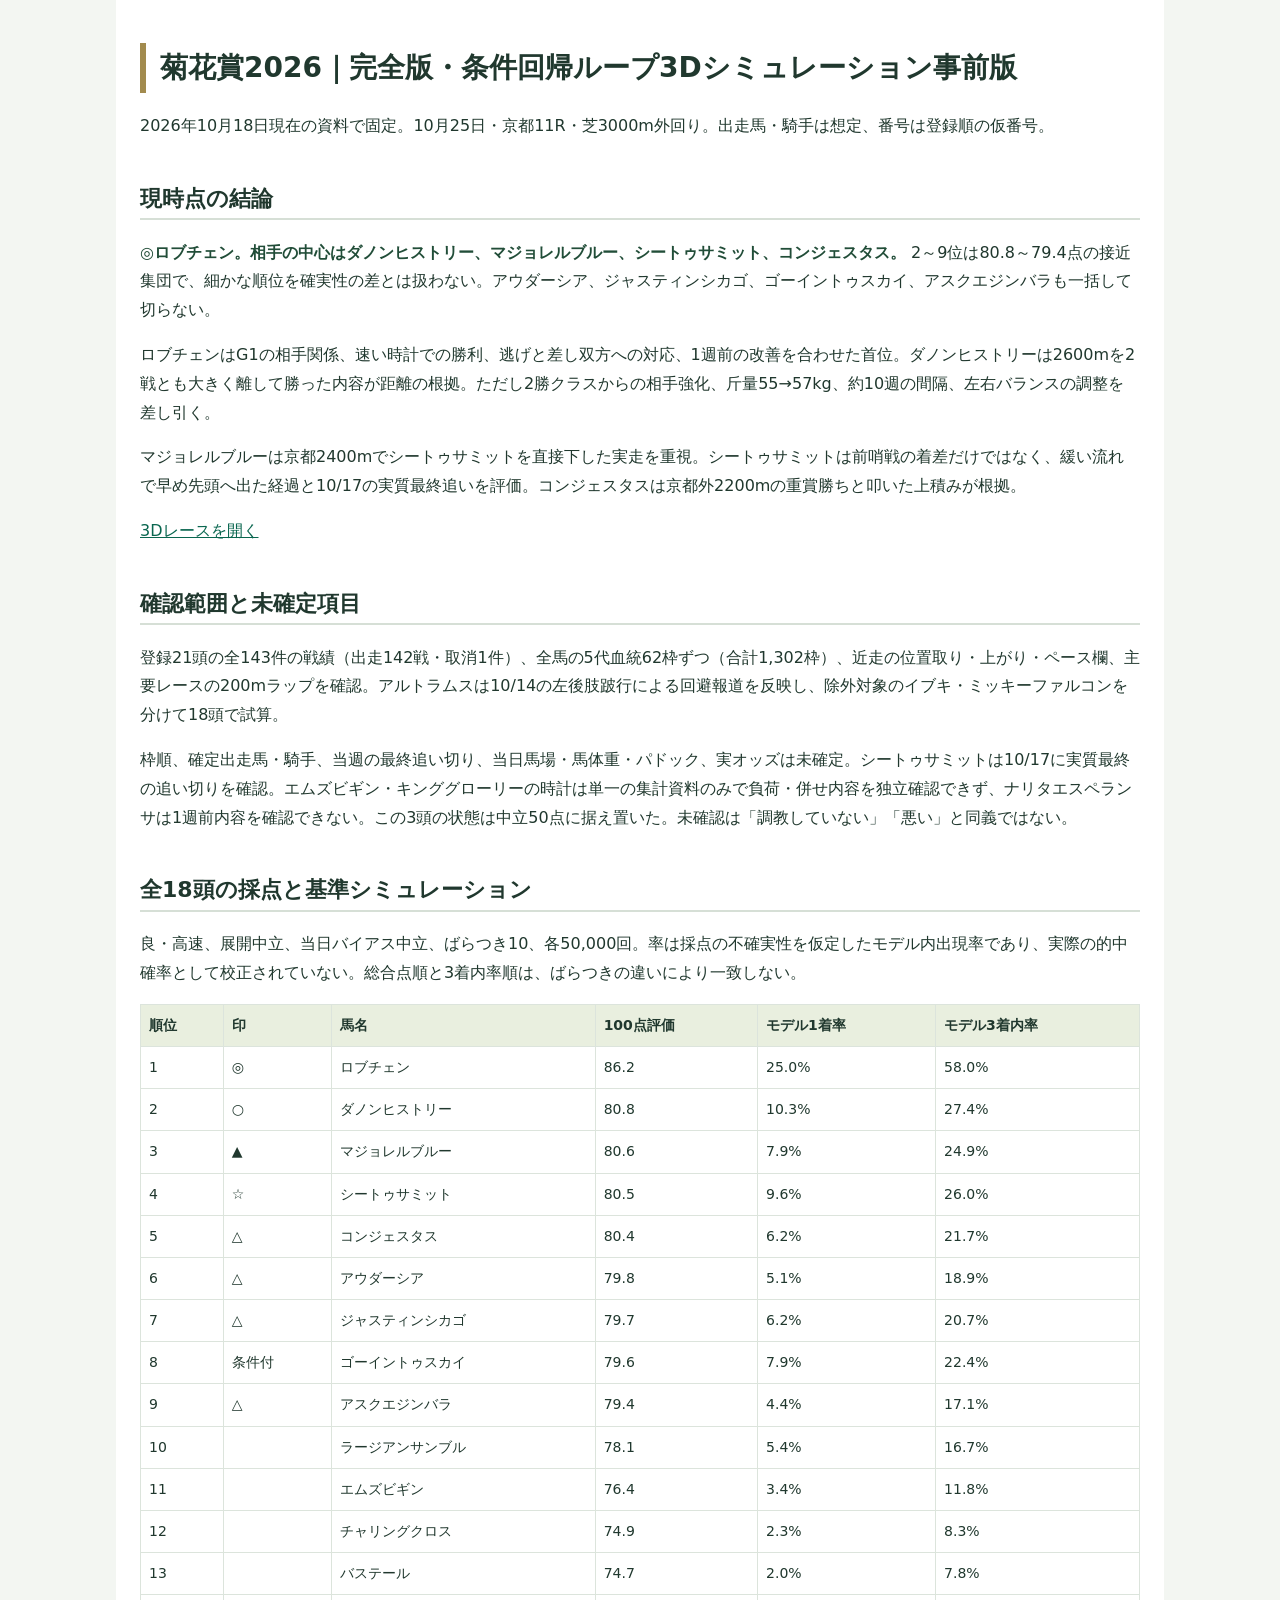
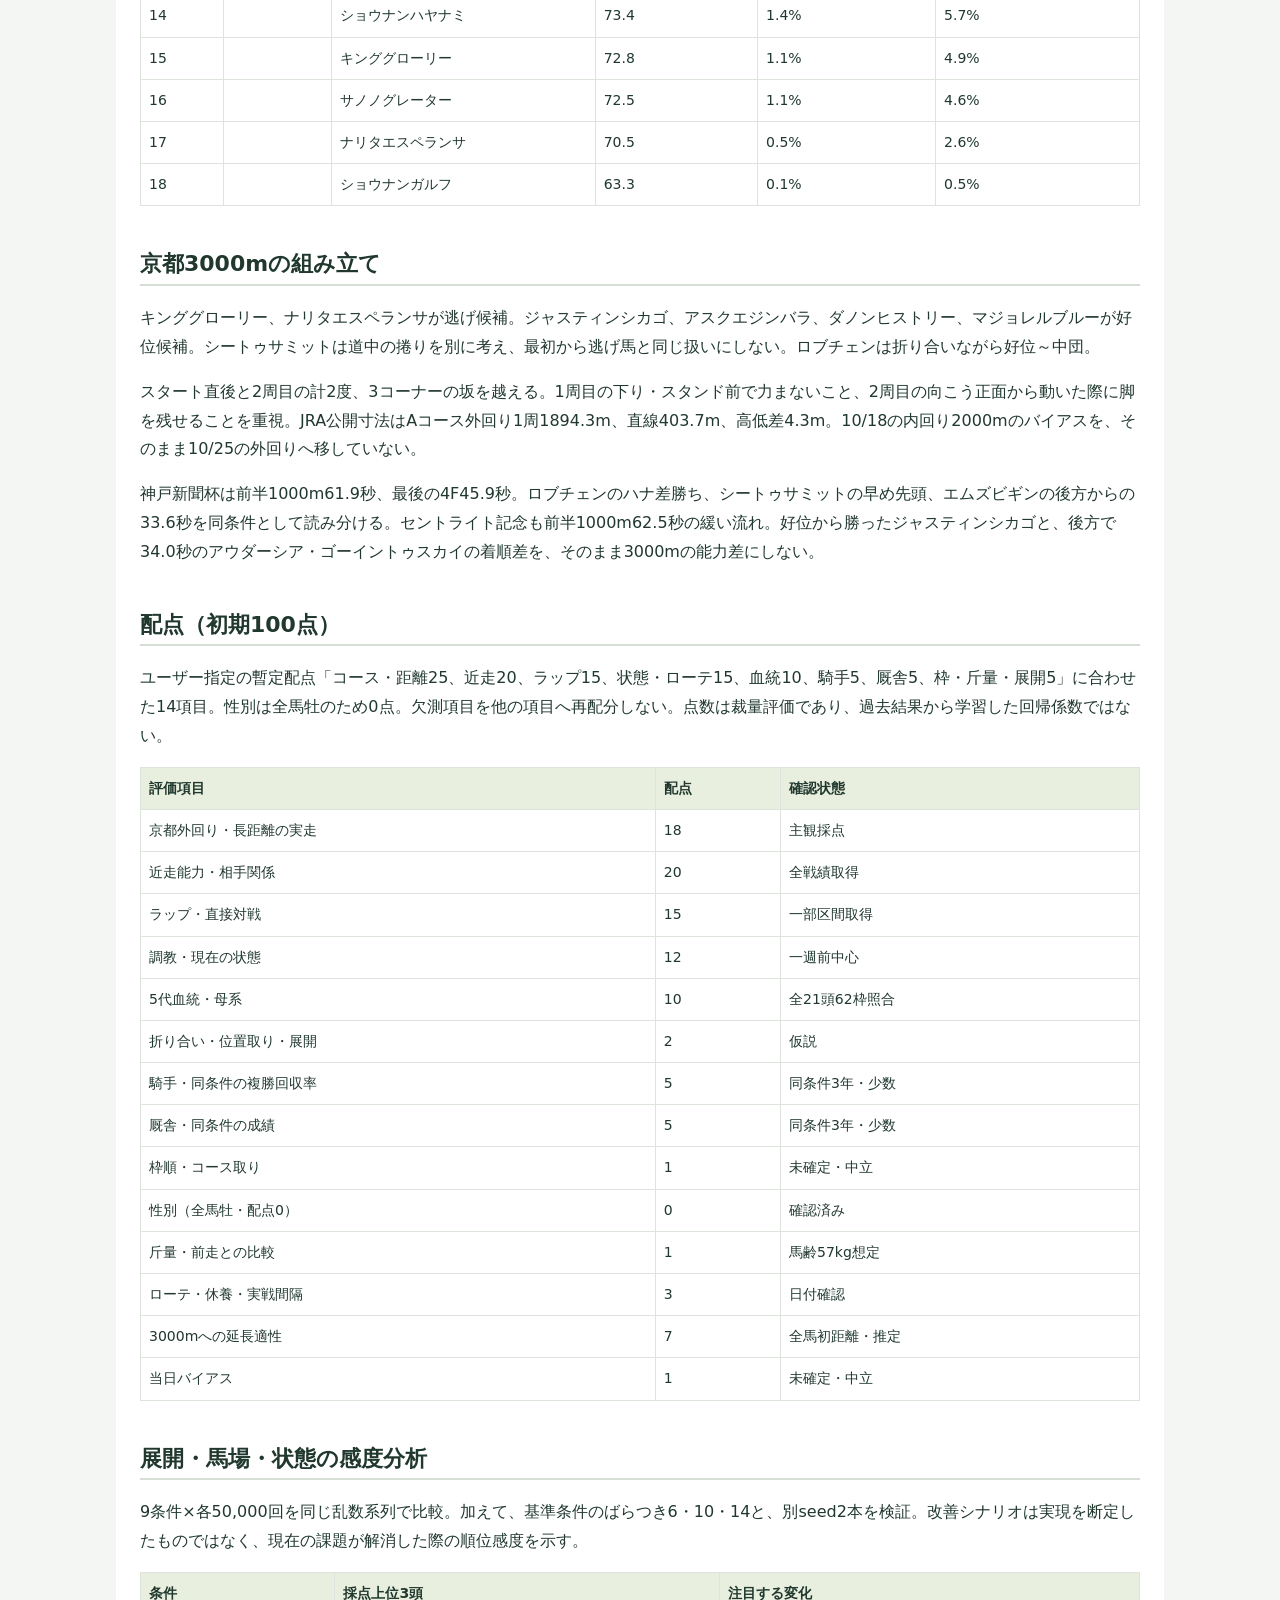
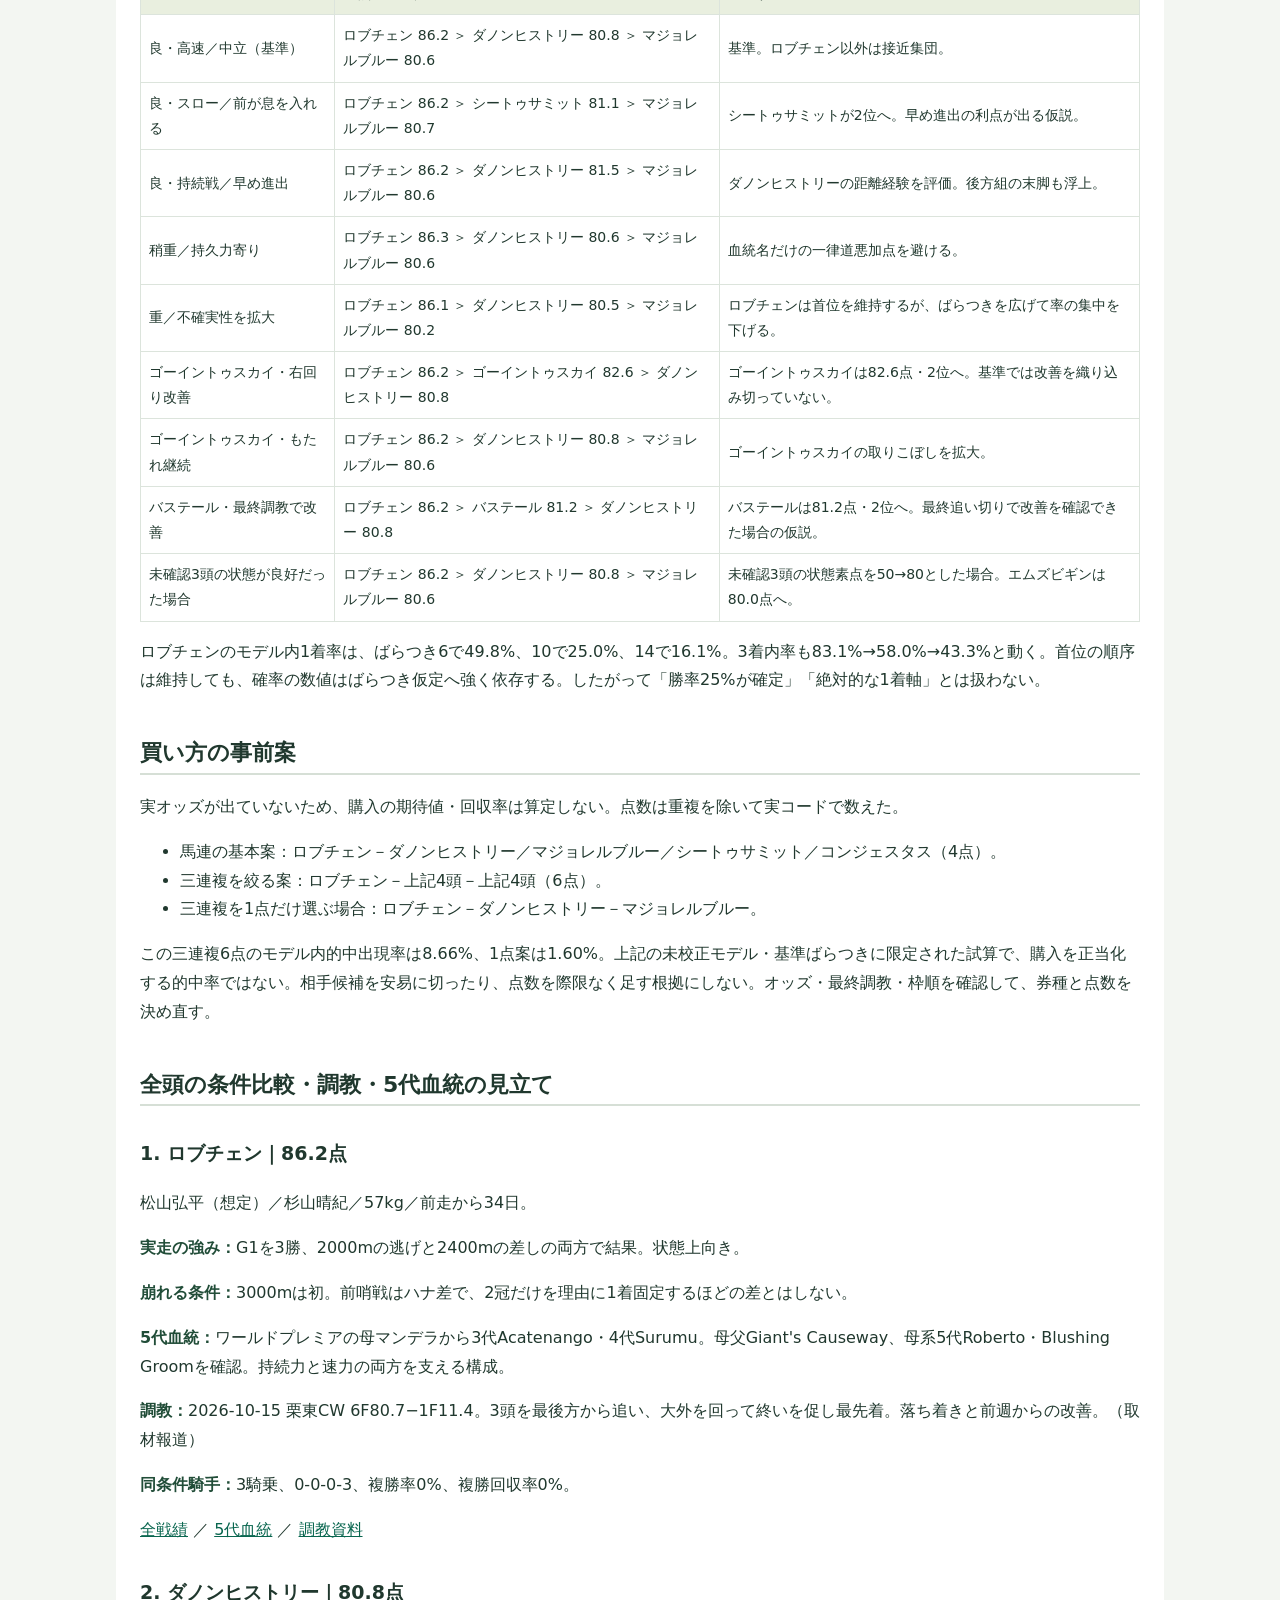
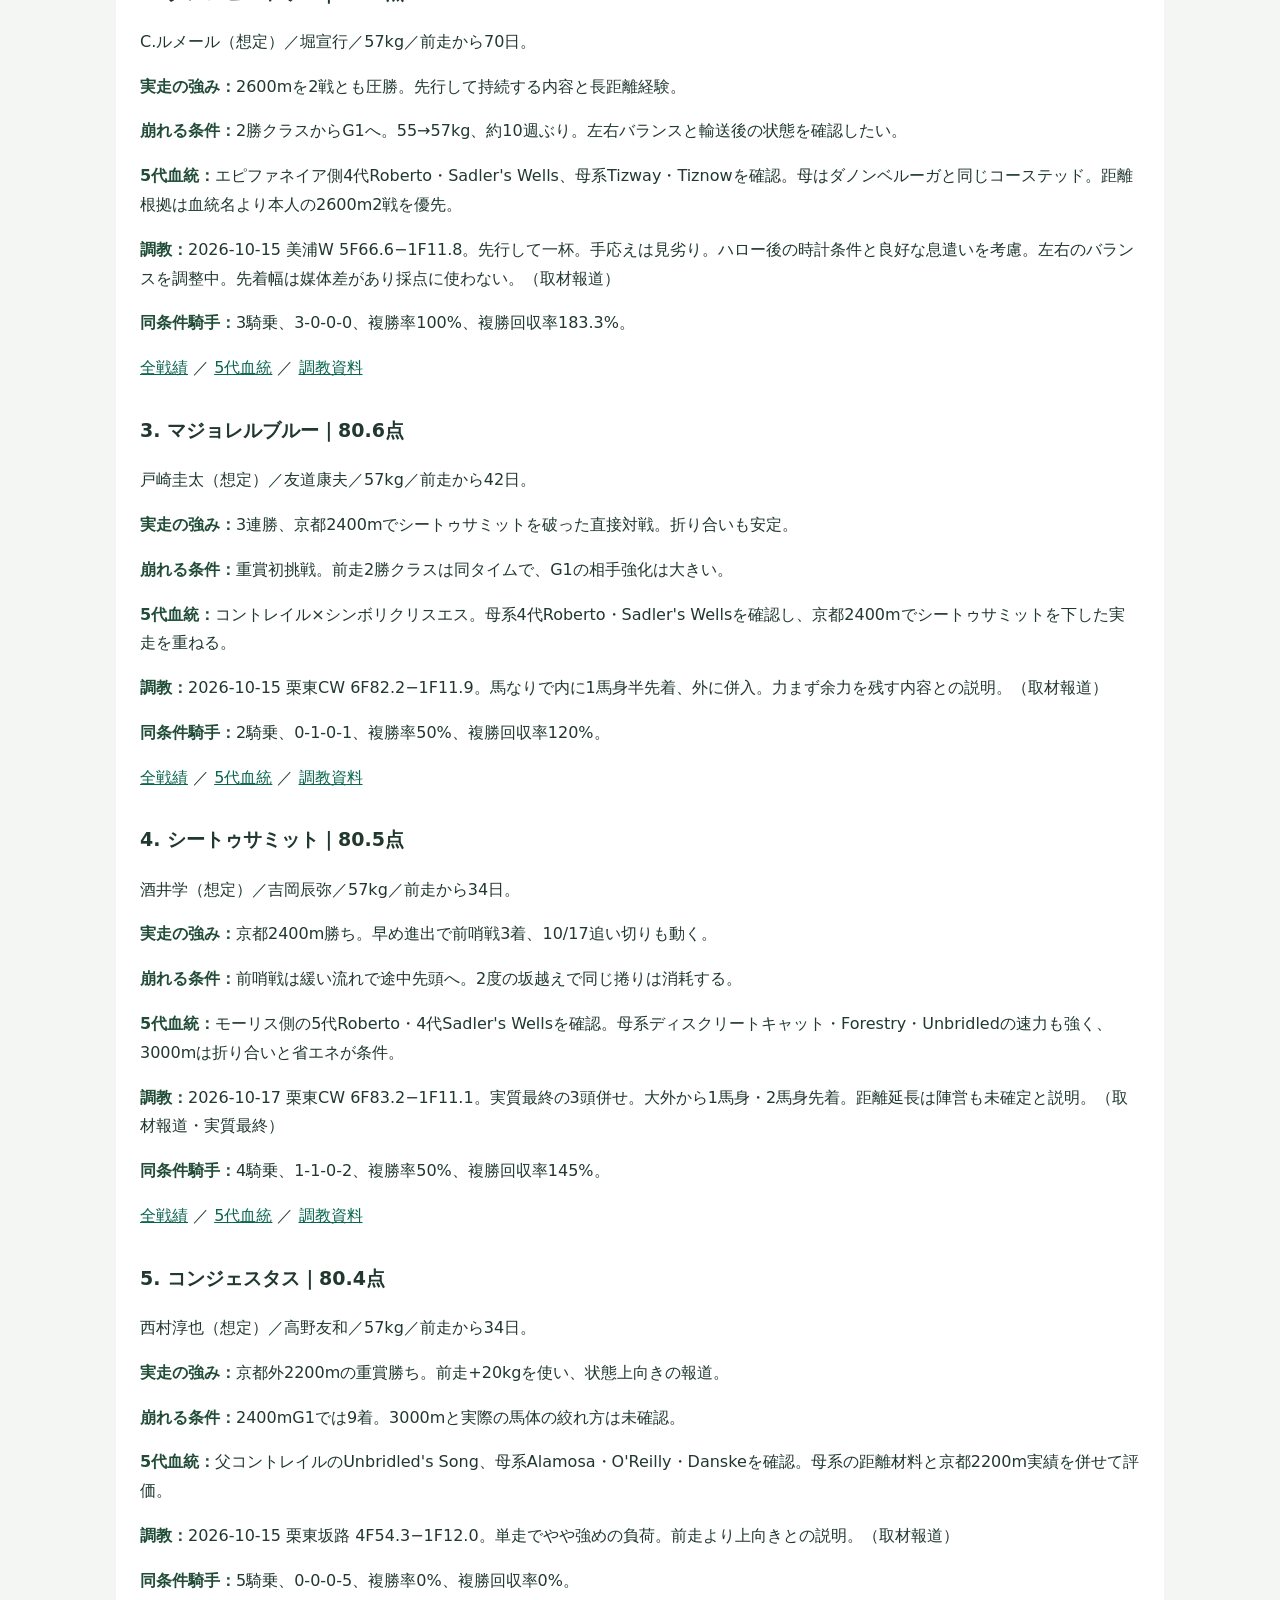
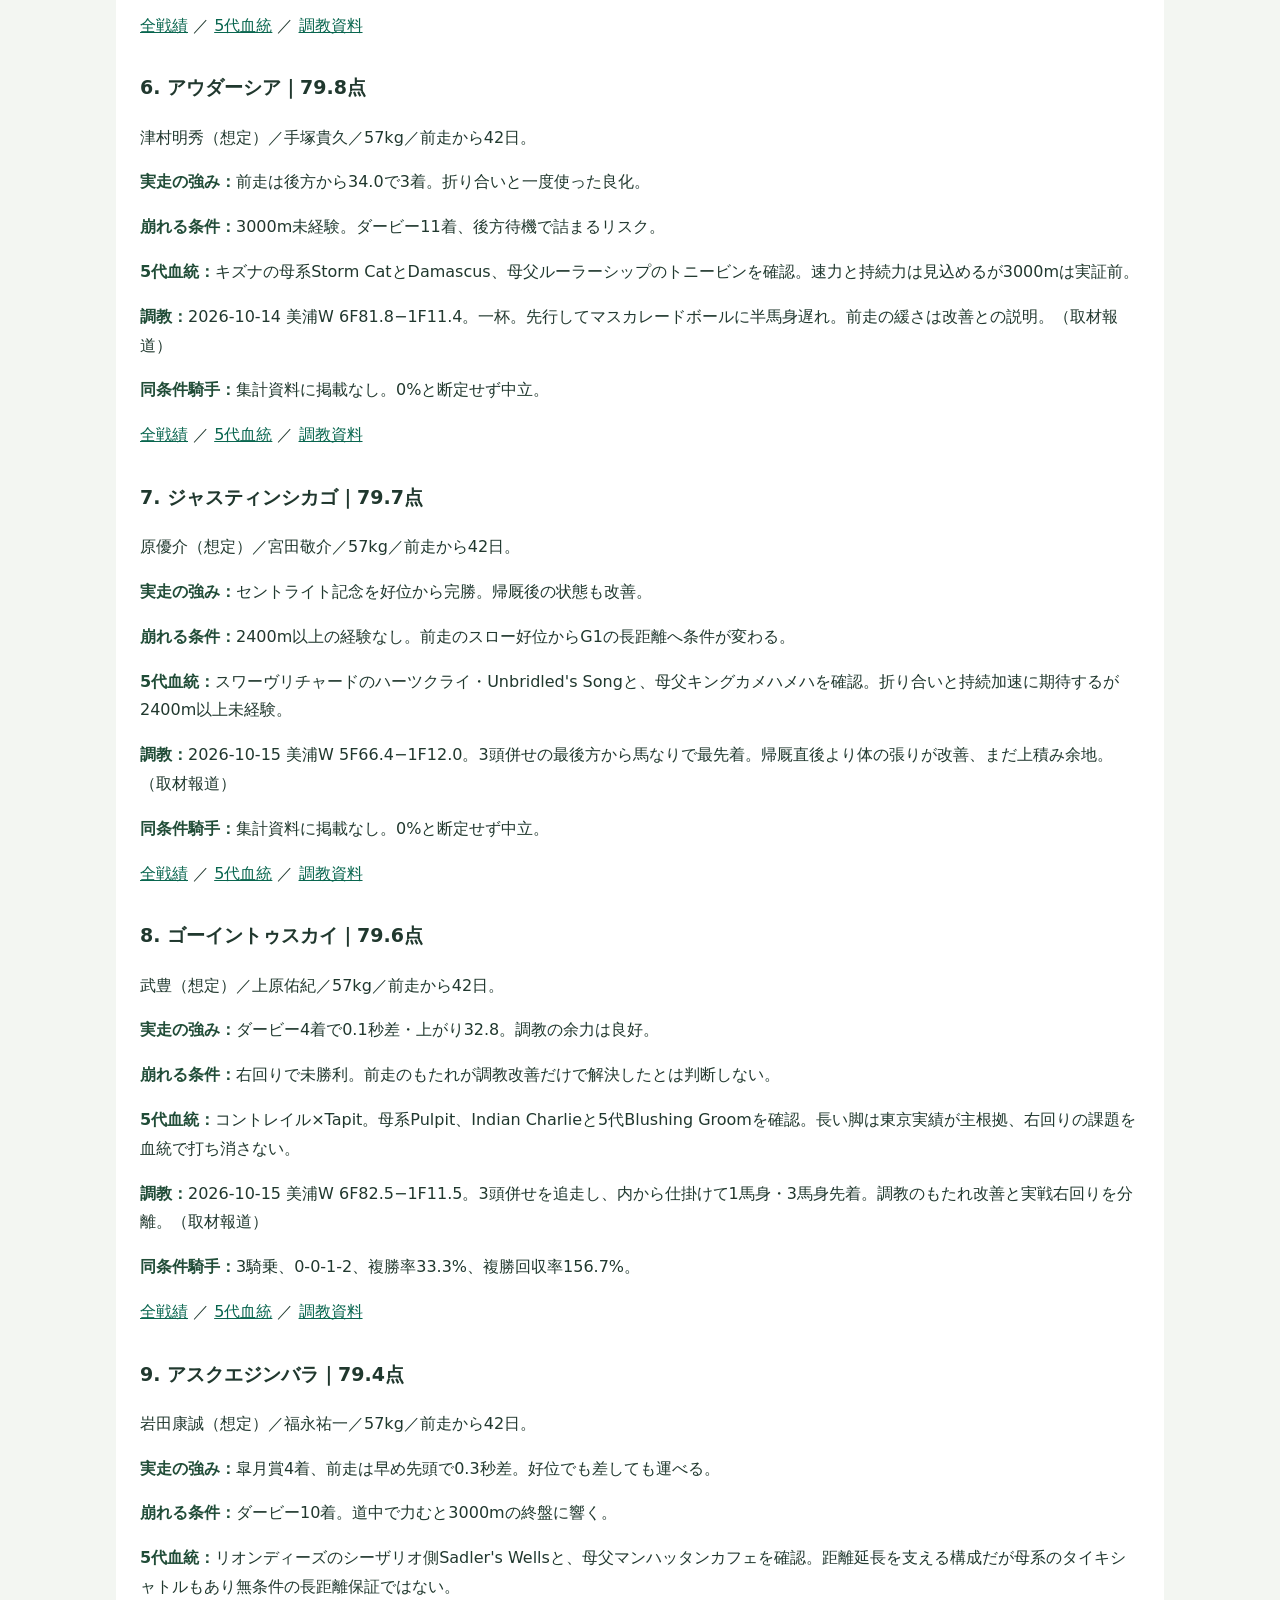
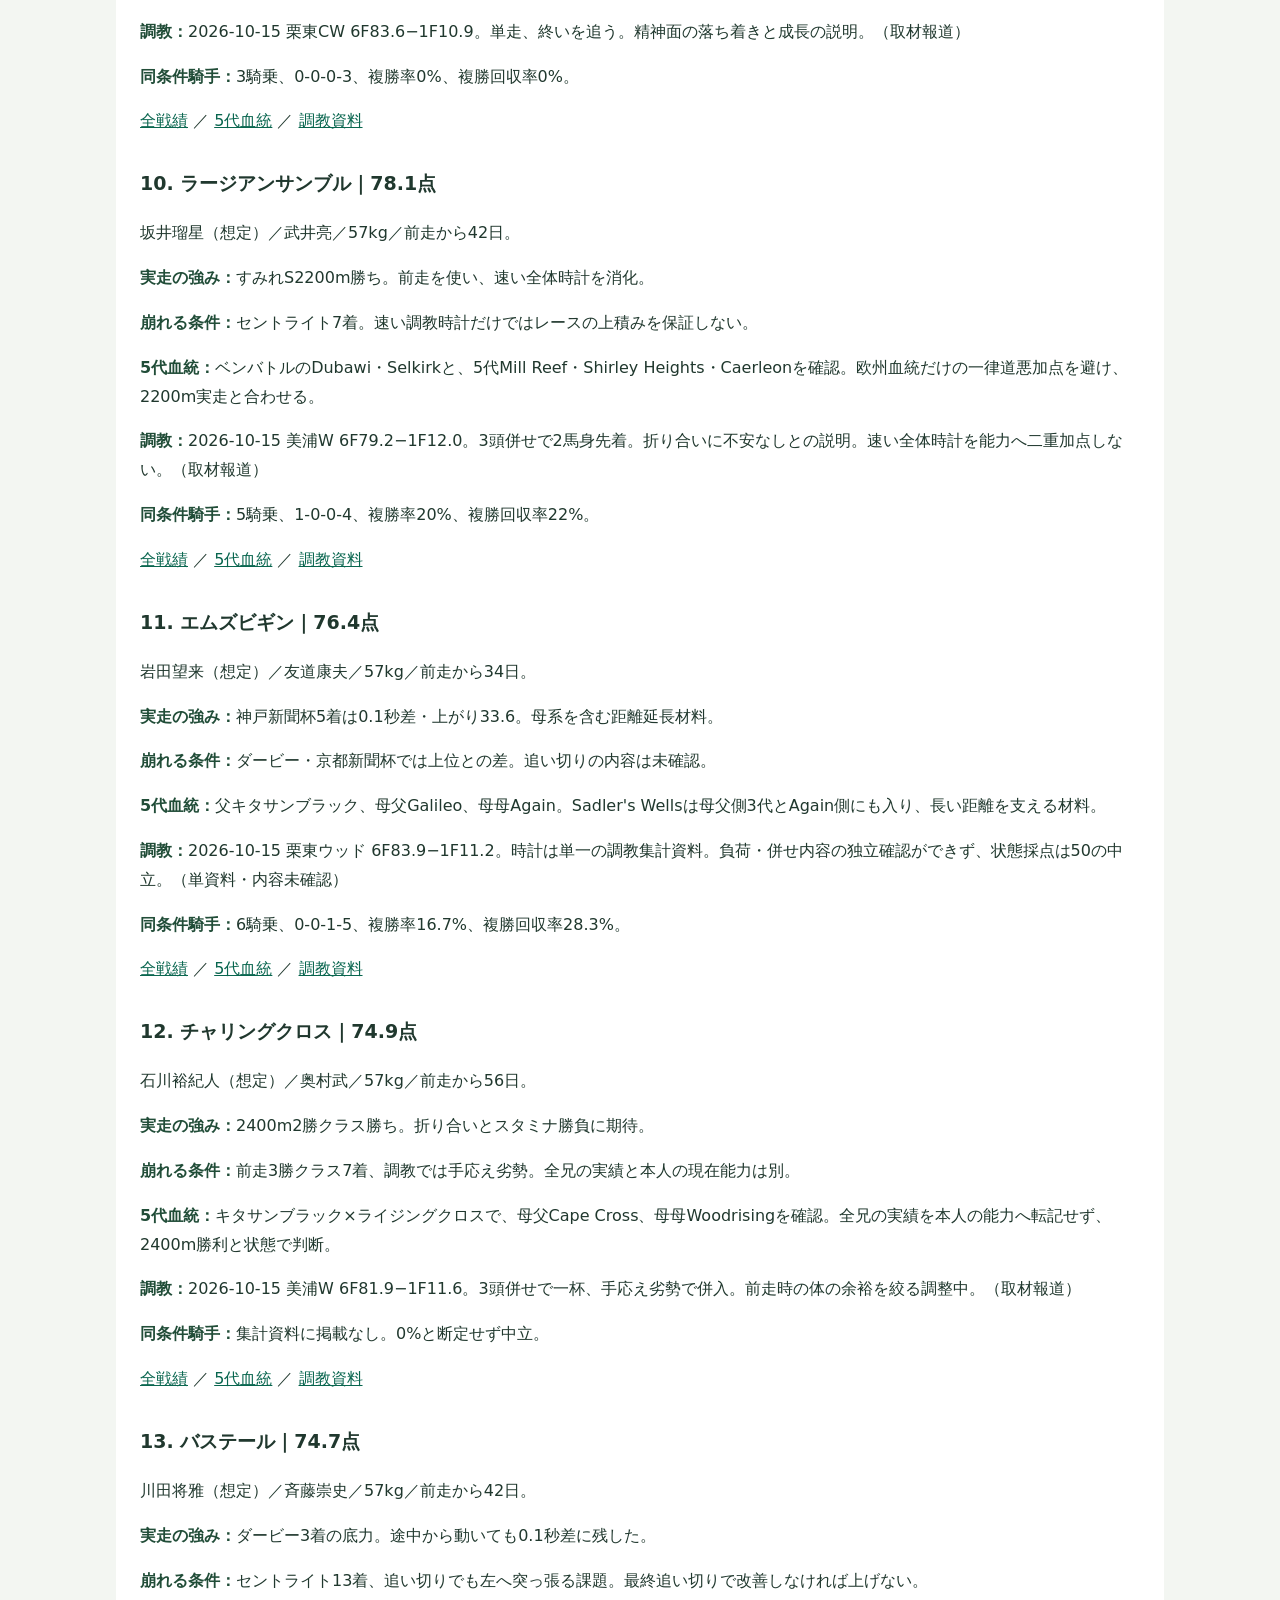
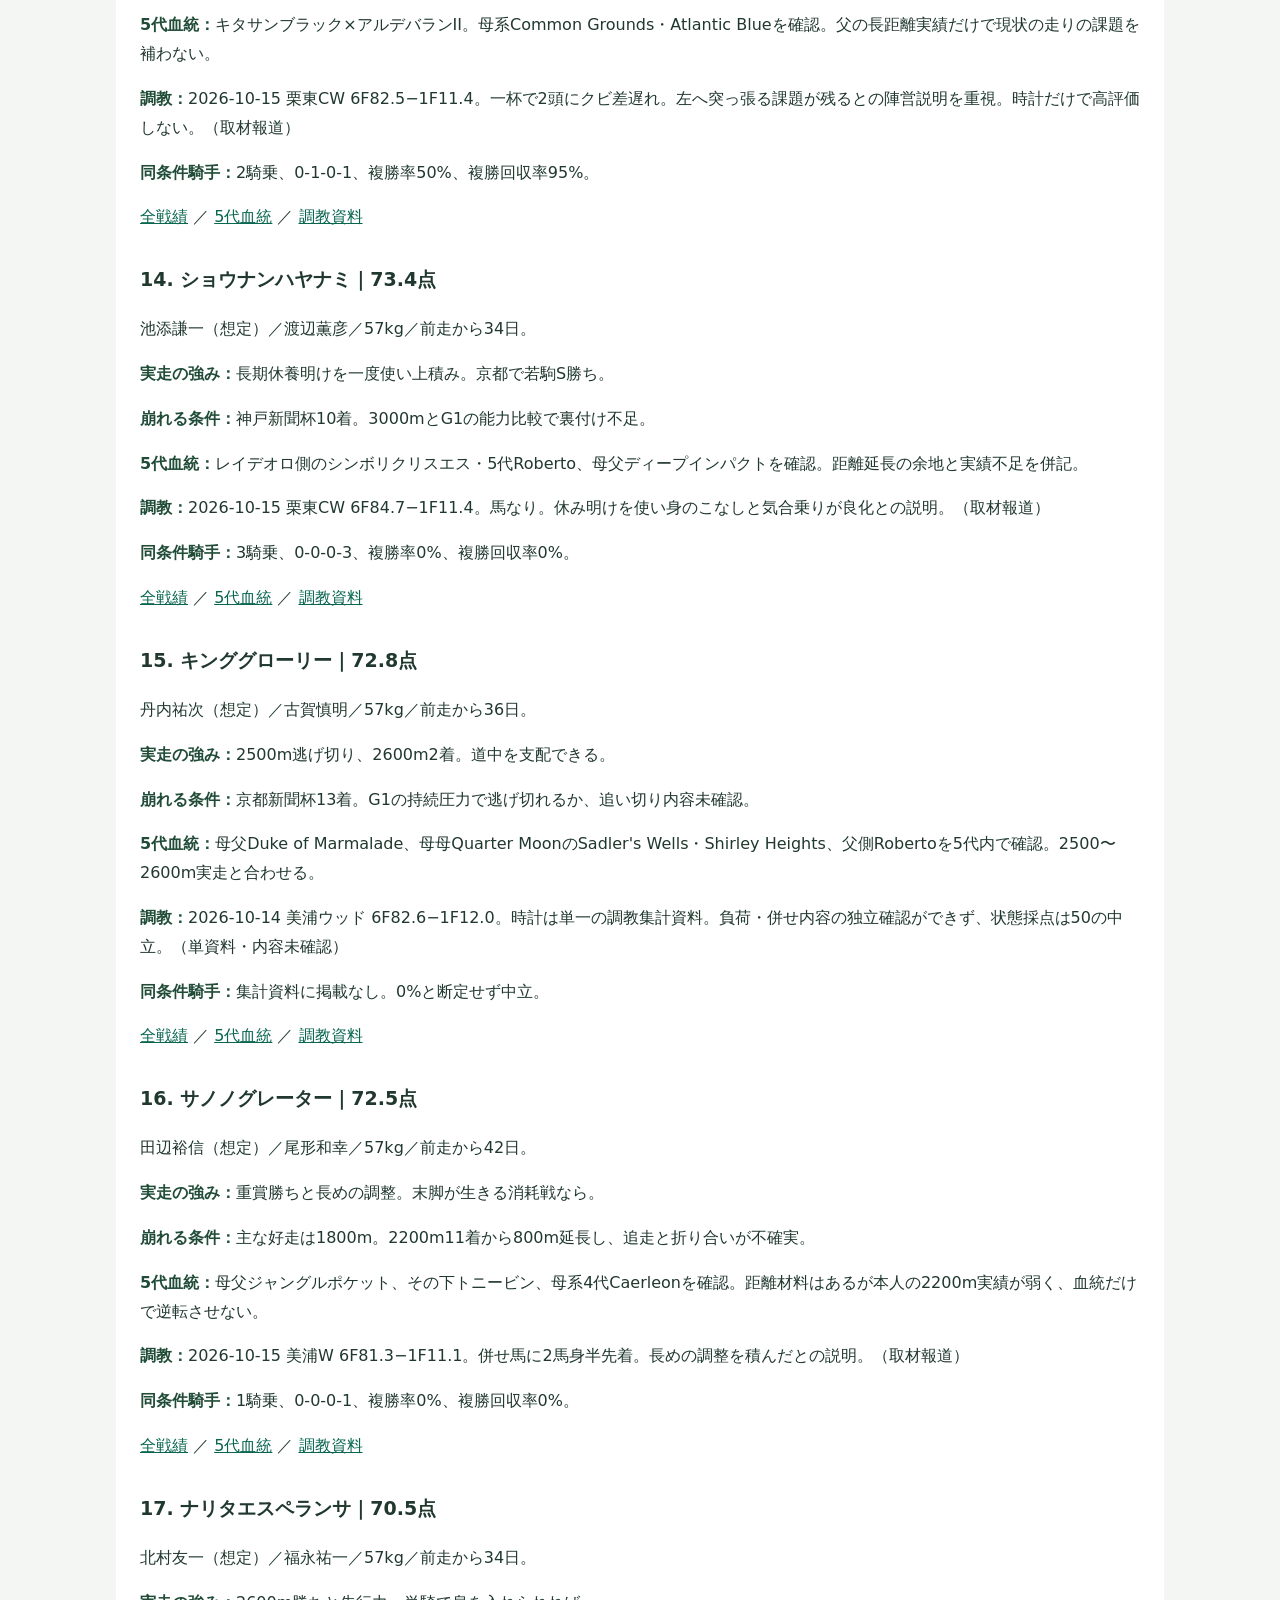
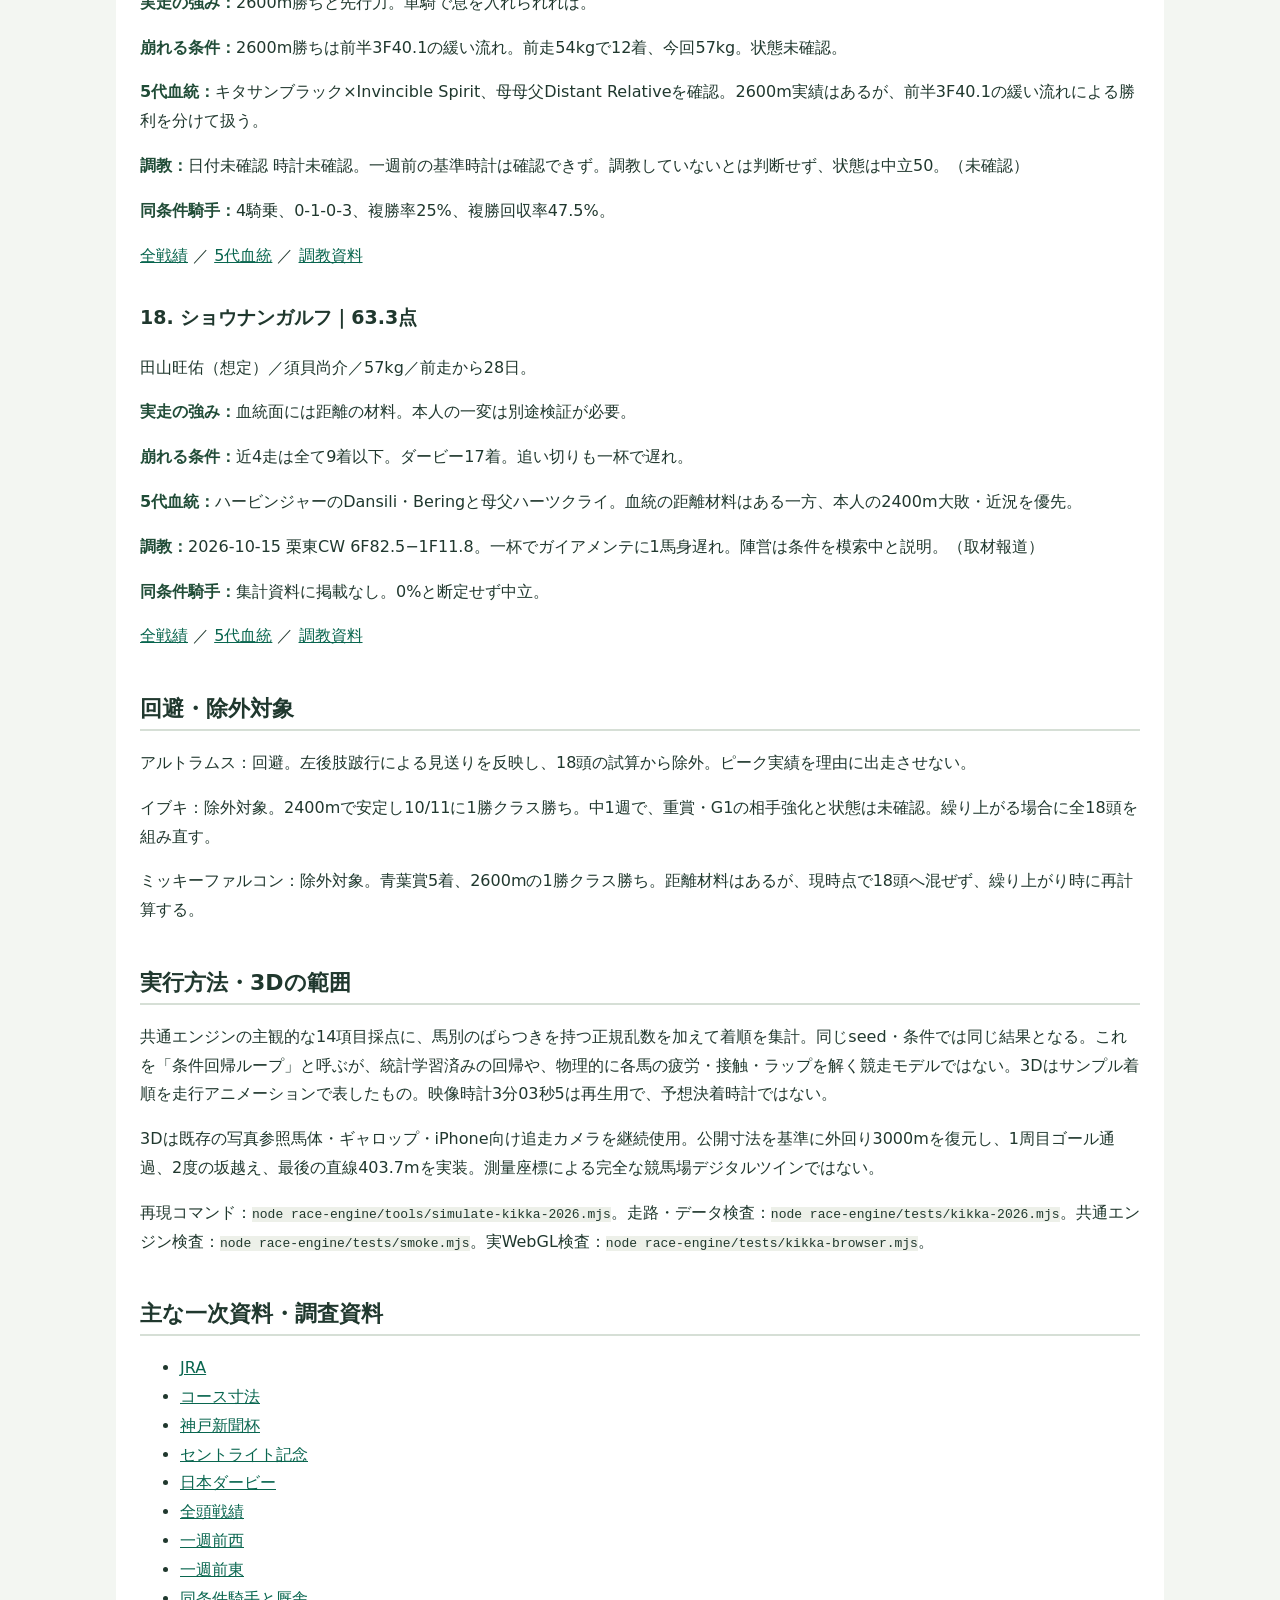
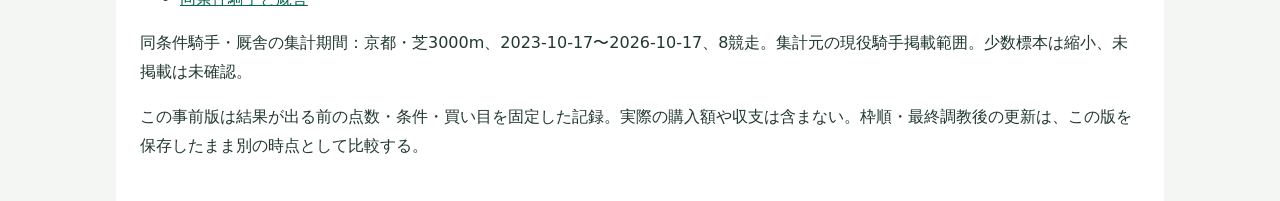
<file: race-engine/reports/kikka-2026-20261018.html>
<!doctype html><html lang="ja"><meta charset="utf-8"><meta name="viewport" content="width=device-width,initial-scale=1"><title>菊花賞2026・全頭予想</title><style>body{font:16px/1.8 system-ui,sans-serif;color:#20382e;background:#f3f6f2;margin:0}main{max-width:1000px;margin:auto;padding:24px;background:white}h1{font-size:28px;border-left:6px solid #a28b4e;padding-left:14px}h2{font-size:22px;margin-top:38px;border-bottom:2px solid #d6dfd6}h3{font-size:19px;margin-top:30px}a{color:#09664f}table{border-collapse:collapse;min-width:580px;width:100%;font-size:14px}td{border:1px solid #dce4dc;padding:8px}tr:first-child{font-weight:700;background:#e9efdf}.scroll{overflow:auto}code{font-size:13px;background:#edf0e9;overflow-wrap:anywhere}strong{color:#214d38}@media(max-width:600px){main{padding:16px}h1{font-size:24px}table{font-size:13px}}</style><main><h1>菊花賞2026｜完全版・条件回帰ループ3Dシミュレーション事前版</h1><p>2026年10月18日現在の資料で固定。10月25日・京都11R・芝3000m外回り。出走馬・騎手は想定、番号は登録順の仮番号。</p><h2>現時点の結論</h2><p><strong>◎ロブチェン。相手の中心はダノンヒストリー、マジョレルブルー、シートゥサミット、コンジェスタス。</strong> 2～9位は80.8～79.4点の接近集団で、細かな順位を確実性の差とは扱わない。アウダーシア、ジャスティンシカゴ、ゴーイントゥスカイ、アスクエジンバラも一括して切らない。</p><p>ロブチェンはG1の相手関係、速い時計での勝利、逃げと差し双方への対応、1週前の改善を合わせた首位。ダノンヒストリーは2600mを2戦とも大きく離して勝った内容が距離の根拠。ただし2勝クラスからの相手強化、斤量55→57kg、約10週の間隔、左右バランスの調整を差し引く。</p><p>マジョレルブルーは京都2400mでシートゥサミットを直接下した実走を重視。シートゥサミットは前哨戦の着差だけではなく、緩い流れで早め先頭へ出た経過と10/17の実質最終追いを評価。コンジェスタスは京都外2200mの重賞勝ちと叩いた上積みが根拠。</p><p><a href="https://sudaakira.github.io/ainews/race-engine/?race=kikka-2026&amp;replay=20261018">3Dレースを開く</a></p><h2>確認範囲と未確定項目</h2><p>登録21頭の全143件の戦績（出走142戦・取消1件）、全馬の5代血統62枠ずつ（合計1,302枠）、近走の位置取り・上がり・ペース欄、主要レースの200mラップを確認。アルトラムスは10/14の左後肢跛行による回避報道を反映し、除外対象のイブキ・ミッキーファルコンを分けて18頭で試算。</p><p>枠順、確定出走馬・騎手、当週の最終追い切り、当日馬場・馬体重・パドック、実オッズは未確定。シートゥサミットは10/17に実質最終の追い切りを確認。エムズビギン・キンググローリーの時計は単一の集計資料のみで負荷・併せ内容を独立確認できず、ナリタエスペランサは1週前内容を確認できない。この3頭の状態は中立50点に据え置いた。未確認は「調教していない」「悪い」と同義ではない。</p><h2>全18頭の採点と基準シミュレーション</h2><p>良・高速、展開中立、当日バイアス中立、ばらつき10、各50,000回。率は採点の不確実性を仮定したモデル内出現率であり、実際の的中確率として校正されていない。総合点順と3着内率順は、ばらつきの違いにより一致しない。</p><div class="scroll"><table><tr><td>順位</td><td>印</td><td>馬名</td><td>100点評価</td><td>モデル1着率</td><td>モデル3着内率</td></tr><tr><td>1</td><td>◎</td><td>ロブチェン</td><td>86.2</td><td>25.0%</td><td>58.0%</td></tr><tr><td>2</td><td>○</td><td>ダノンヒストリー</td><td>80.8</td><td>10.3%</td><td>27.4%</td></tr><tr><td>3</td><td>▲</td><td>マジョレルブルー</td><td>80.6</td><td>7.9%</td><td>24.9%</td></tr><tr><td>4</td><td>☆</td><td>シートゥサミット</td><td>80.5</td><td>9.6%</td><td>26.0%</td></tr><tr><td>5</td><td>△</td><td>コンジェスタス</td><td>80.4</td><td>6.2%</td><td>21.7%</td></tr><tr><td>6</td><td>△</td><td>アウダーシア</td><td>79.8</td><td>5.1%</td><td>18.9%</td></tr><tr><td>7</td><td>△</td><td>ジャスティンシカゴ</td><td>79.7</td><td>6.2%</td><td>20.7%</td></tr><tr><td>8</td><td>条件付</td><td>ゴーイントゥスカイ</td><td>79.6</td><td>7.9%</td><td>22.4%</td></tr><tr><td>9</td><td>△</td><td>アスクエジンバラ</td><td>79.4</td><td>4.4%</td><td>17.1%</td></tr><tr><td>10</td><td></td><td>ラージアンサンブル</td><td>78.1</td><td>5.4%</td><td>16.7%</td></tr><tr><td>11</td><td></td><td>エムズビギン</td><td>76.4</td><td>3.4%</td><td>11.8%</td></tr><tr><td>12</td><td></td><td>チャリングクロス</td><td>74.9</td><td>2.3%</td><td>8.3%</td></tr><tr><td>13</td><td></td><td>バステール</td><td>74.7</td><td>2.0%</td><td>7.8%</td></tr><tr><td>14</td><td></td><td>ショウナンハヤナミ</td><td>73.4</td><td>1.4%</td><td>5.7%</td></tr><tr><td>15</td><td></td><td>キンググローリー</td><td>72.8</td><td>1.1%</td><td>4.9%</td></tr><tr><td>16</td><td></td><td>サノノグレーター</td><td>72.5</td><td>1.1%</td><td>4.6%</td></tr><tr><td>17</td><td></td><td>ナリタエスペランサ</td><td>70.5</td><td>0.5%</td><td>2.6%</td></tr><tr><td>18</td><td></td><td>ショウナンガルフ</td><td>63.3</td><td>0.1%</td><td>0.5%</td></tr></table></div><h2>京都3000mの組み立て</h2><p>キンググローリー、ナリタエスペランサが逃げ候補。ジャスティンシカゴ、アスクエジンバラ、ダノンヒストリー、マジョレルブルーが好位候補。シートゥサミットは道中の捲りを別に考え、最初から逃げ馬と同じ扱いにしない。ロブチェンは折り合いながら好位～中団。</p><p>スタート直後と2周目の計2度、3コーナーの坂を越える。1周目の下り・スタンド前で力まないこと、2周目の向こう正面から動いた際に脚を残せることを重視。JRA公開寸法はAコース外回り1周1894.3m、直線403.7m、高低差4.3m。10/18の内回り2000mのバイアスを、そのまま10/25の外回りへ移していない。</p><p>神戸新聞杯は前半1000m61.9秒、最後の4F45.9秒。ロブチェンのハナ差勝ち、シートゥサミットの早め先頭、エムズビギンの後方からの33.6秒を同条件として読み分ける。セントライト記念も前半1000m62.5秒の緩い流れ。好位から勝ったジャスティンシカゴと、後方で34.0秒のアウダーシア・ゴーイントゥスカイの着順差を、そのまま3000mの能力差にしない。</p><h2>配点（初期100点）</h2><p>ユーザー指定の暫定配点「コース・距離25、近走20、ラップ15、状態・ローテ15、血統10、騎手5、厩舎5、枠・斤量・展開5」に合わせた14項目。性別は全馬牡のため0点。欠測項目を他の項目へ再配分しない。点数は裁量評価であり、過去結果から学習した回帰係数ではない。</p><div class="scroll"><table><tr><td>評価項目</td><td>配点</td><td>確認状態</td></tr><tr><td>京都外回り・長距離の実走</td><td>18</td><td>主観採点</td></tr><tr><td>近走能力・相手関係</td><td>20</td><td>全戦績取得</td></tr><tr><td>ラップ・直接対戦</td><td>15</td><td>一部区間取得</td></tr><tr><td>調教・現在の状態</td><td>12</td><td>一週前中心</td></tr><tr><td>5代血統・母系</td><td>10</td><td>全21頭62枠照合</td></tr><tr><td>折り合い・位置取り・展開</td><td>2</td><td>仮説</td></tr><tr><td>騎手・同条件の複勝回収率</td><td>5</td><td>同条件3年・少数</td></tr><tr><td>厩舎・同条件の成績</td><td>5</td><td>同条件3年・少数</td></tr><tr><td>枠順・コース取り</td><td>1</td><td>未確定・中立</td></tr><tr><td>性別（全馬牡・配点0）</td><td>0</td><td>確認済み</td></tr><tr><td>斤量・前走との比較</td><td>1</td><td>馬齢57kg想定</td></tr><tr><td>ローテ・休養・実戦間隔</td><td>3</td><td>日付確認</td></tr><tr><td>3000mへの延長適性</td><td>7</td><td>全馬初距離・推定</td></tr><tr><td>当日バイアス</td><td>1</td><td>未確定・中立</td></tr></table></div><h2>展開・馬場・状態の感度分析</h2><p>9条件×各50,000回を同じ乱数系列で比較。加えて、基準条件のばらつき6・10・14と、別seed2本を検証。改善シナリオは実現を断定したものではなく、現在の課題が解消した際の順位感度を示す。</p><div class="scroll"><table><tr><td>条件</td><td>採点上位3頭</td><td>注目する変化</td></tr><tr><td>良・高速／中立（基準）</td><td>ロブチェン 86.2 ＞ ダノンヒストリー 80.8 ＞ マジョレルブルー 80.6</td><td>基準。ロブチェン以外は接近集団。</td></tr><tr><td>良・スロー／前が息を入れる</td><td>ロブチェン 86.2 ＞ シートゥサミット 81.1 ＞ マジョレルブルー 80.7</td><td>シートゥサミットが2位へ。早め進出の利点が出る仮説。</td></tr><tr><td>良・持続戦／早め進出</td><td>ロブチェン 86.2 ＞ ダノンヒストリー 81.5 ＞ マジョレルブルー 80.6</td><td>ダノンヒストリーの距離経験を評価。後方組の末脚も浮上。</td></tr><tr><td>稍重／持久力寄り</td><td>ロブチェン 86.3 ＞ ダノンヒストリー 80.6 ＞ マジョレルブルー 80.6</td><td>血統名だけの一律道悪加点を避ける。</td></tr><tr><td>重／不確実性を拡大</td><td>ロブチェン 86.1 ＞ ダノンヒストリー 80.5 ＞ マジョレルブルー 80.2</td><td>ロブチェンは首位を維持するが、ばらつきを広げて率の集中を下げる。</td></tr><tr><td>ゴーイントゥスカイ・右回り改善</td><td>ロブチェン 86.2 ＞ ゴーイントゥスカイ 82.6 ＞ ダノンヒストリー 80.8</td><td>ゴーイントゥスカイは82.6点・2位へ。基準では改善を織り込み切っていない。</td></tr><tr><td>ゴーイントゥスカイ・もたれ継続</td><td>ロブチェン 86.2 ＞ ダノンヒストリー 80.8 ＞ マジョレルブルー 80.6</td><td>ゴーイントゥスカイの取りこぼしを拡大。</td></tr><tr><td>バステール・最終調教で改善</td><td>ロブチェン 86.2 ＞ バステール 81.2 ＞ ダノンヒストリー 80.8</td><td>バステールは81.2点・2位へ。最終追い切りで改善を確認できた場合の仮説。</td></tr><tr><td>未確認3頭の状態が良好だった場合</td><td>ロブチェン 86.2 ＞ ダノンヒストリー 80.8 ＞ マジョレルブルー 80.6</td><td>未確認3頭の状態素点を50→80とした場合。エムズビギンは80.0点へ。</td></tr></table></div><p>ロブチェンのモデル内1着率は、ばらつき6で49.8%、10で25.0%、14で16.1%。3着内率も83.1%→58.0%→43.3%と動く。首位の順序は維持しても、確率の数値はばらつき仮定へ強く依存する。したがって「勝率25%が確定」「絶対的な1着軸」とは扱わない。</p><h2>買い方の事前案</h2><p>実オッズが出ていないため、購入の期待値・回収率は算定しない。点数は重複を除いて実コードで数えた。</p><ul><li>馬連の基本案：ロブチェン－ダノンヒストリー／マジョレルブルー／シートゥサミット／コンジェスタス（4点）。</li><li>三連複を絞る案：ロブチェン－上記4頭－上記4頭（6点）。</li><li>三連複を1点だけ選ぶ場合：ロブチェン－ダノンヒストリー－マジョレルブルー。</li></ul><p>この三連複6点のモデル内的中出現率は8.66%、1点案は1.60%。上記の未校正モデル・基準ばらつきに限定された試算で、購入を正当化する的中率ではない。相手候補を安易に切ったり、点数を際限なく足す根拠にしない。オッズ・最終調教・枠順を確認して、券種と点数を決め直す。</p><h2>全頭の条件比較・調教・5代血統の見立て</h2><h3>1. ロブチェン｜86.2点</h3><p>松山弘平（想定）／杉山晴紀／57kg／前走から34日。</p><p><strong>実走の強み：</strong>G1を3勝、2000mの逃げと2400mの差しの両方で結果。状態上向き。</p><p><strong>崩れる条件：</strong>3000mは初。前哨戦はハナ差で、2冠だけを理由に1着固定するほどの差とはしない。</p><p><strong>5代血統：</strong>ワールドプレミアの母マンデラから3代Acatenango・4代Surumu。母父Giant&#x27;s Causeway、母系5代Roberto・Blushing Groomを確認。持続力と速力の両方を支える構成。</p><p><strong>調教：</strong>2026-10-15 栗東CW 6F80.7−1F11.4。3頭を最後方から追い、大外を回って終いを促し最先着。落ち着きと前週からの改善。（取材報道）</p><p><strong>同条件騎手：</strong>3騎乗、0-0-0-3、複勝率0%、複勝回収率0%。</p><p><a href="https://db.netkeiba.com/horse/result/2023107089/">全戦績</a> ／ <a href="https://db.netkeiba.com/horse/ped/2023107089/">5代血統</a> ／ <a href="https://news.netkeiba.com/?no=345635&amp;pid=news_view">調教資料</a></p><h3>2. ダノンヒストリー｜80.8点</h3><p>C.ルメール（想定）／堀宣行／57kg／前走から70日。</p><p><strong>実走の強み：</strong>2600mを2戦とも圧勝。先行して持続する内容と長距離経験。</p><p><strong>崩れる条件：</strong>2勝クラスからG1へ。55→57kg、約10週ぶり。左右バランスと輸送後の状態を確認したい。</p><p><strong>5代血統：</strong>エピファネイア側4代Roberto・Sadler&#x27;s Wells、母系Tizway・Tiznowを確認。母はダノンベルーガと同じコーステッド。距離根拠は血統名より本人の2600m2戦を優先。</p><p><strong>調教：</strong>2026-10-15 美浦W 5F66.6−1F11.8。先行して一杯。手応えは見劣り。ハロー後の時計条件と良好な息遣いを考慮。左右のバランスを調整中。先着幅は媒体差があり採点に使わない。（取材報道）</p><p><strong>同条件騎手：</strong>3騎乗、3-0-0-0、複勝率100%、複勝回収率183.3%。</p><p><a href="https://db.netkeiba.com/horse/result/2023107005/">全戦績</a> ／ <a href="https://db.netkeiba.com/horse/ped/2023107005/">5代血統</a> ／ <a href="https://news.netkeiba.com/?no=345676&amp;pid=news_view">調教資料</a></p><h3>3. マジョレルブルー｜80.6点</h3><p>戸崎圭太（想定）／友道康夫／57kg／前走から42日。</p><p><strong>実走の強み：</strong>3連勝、京都2400mでシートゥサミットを破った直接対戦。折り合いも安定。</p><p><strong>崩れる条件：</strong>重賞初挑戦。前走2勝クラスは同タイムで、G1の相手強化は大きい。</p><p><strong>5代血統：</strong>コントレイル×シンボリクリスエス。母系4代Roberto・Sadler&#x27;s Wellsを確認し、京都2400mでシートゥサミットを下した実走を重ねる。</p><p><strong>調教：</strong>2026-10-15 栗東CW 6F82.2−1F11.9。馬なりで内に1馬身半先着、外に併入。力まず余力を残す内容との説明。（取材報道）</p><p><strong>同条件騎手：</strong>2騎乗、0-1-0-1、複勝率50%、複勝回収率120%。</p><p><a href="https://db.netkeiba.com/horse/result/2023103531/">全戦績</a> ／ <a href="https://db.netkeiba.com/horse/ped/2023103531/">5代血統</a> ／ <a href="https://umanity.jp/racedata/race_newsdet.php?nid=11880096">調教資料</a></p><h3>4. シートゥサミット｜80.5点</h3><p>酒井学（想定）／吉岡辰弥／57kg／前走から34日。</p><p><strong>実走の強み：</strong>京都2400m勝ち。早め進出で前哨戦3着、10/17追い切りも動く。</p><p><strong>崩れる条件：</strong>前哨戦は緩い流れで途中先頭へ。2度の坂越えで同じ捲りは消耗する。</p><p><strong>5代血統：</strong>モーリス側の5代Roberto・4代Sadler&#x27;s Wellsを確認。母系ディスクリートキャット・Forestry・Unbridledの速力も強く、3000mは折り合いと省エネが条件。</p><p><strong>調教：</strong>2026-10-17 栗東CW 6F83.2−1F11.1。実質最終の3頭併せ。大外から1馬身・2馬身先着。距離延長は陣営も未確定と説明。（取材報道・実質最終）</p><p><strong>同条件騎手：</strong>4騎乗、1-1-0-2、複勝率50%、複勝回収率145%。</p><p><a href="https://db.netkeiba.com/horse/result/2023101200/">全戦績</a> ／ <a href="https://db.netkeiba.com/horse/ped/2023101200/">5代血統</a> ／ <a href="https://keiba.sponichi.co.jp/news/20261017s00004000512000c">調教資料</a></p><h3>5. コンジェスタス｜80.4点</h3><p>西村淳也（想定）／高野友和／57kg／前走から34日。</p><p><strong>実走の強み：</strong>京都外2200mの重賞勝ち。前走+20kgを使い、状態上向きの報道。</p><p><strong>崩れる条件：</strong>2400mG1では9着。3000mと実際の馬体の絞れ方は未確認。</p><p><strong>5代血統：</strong>父コントレイルのUnbridled&#x27;s Song、母系Alamosa・O&#x27;Reilly・Danskeを確認。母系の距離材料と京都2200m実績を併せて評価。</p><p><strong>調教：</strong>2026-10-15 栗東坂路 4F54.3−1F12.0。単走でやや強めの負荷。前走より上向きとの説明。（取材報道）</p><p><strong>同条件騎手：</strong>5騎乗、0-0-0-5、複勝率0%、複勝回収率0%。</p><p><a href="https://db.netkeiba.com/horse/result/2023106963/">全戦績</a> ／ <a href="https://db.netkeiba.com/horse/ped/2023106963/">5代血統</a> ／ <a href="https://umanity.jp/racedata/race_newsdet.php?nid=11880096">調教資料</a></p><h3>6. アウダーシア｜79.8点</h3><p>津村明秀（想定）／手塚貴久／57kg／前走から42日。</p><p><strong>実走の強み：</strong>前走は後方から34.0で3着。折り合いと一度使った良化。</p><p><strong>崩れる条件：</strong>3000m未経験。ダービー11着、後方待機で詰まるリスク。</p><p><strong>5代血統：</strong>キズナの母系Storm CatとDamascus、母父ルーラーシップのトニービンを確認。速力と持続力は見込めるが3000mは実証前。</p><p><strong>調教：</strong>2026-10-14 美浦W 6F81.8−1F11.4。一杯。先行してマスカレードボールに半馬身遅れ。前走の緩さは改善との説明。（取材報道）</p><p><strong>同条件騎手：</strong>集計資料に掲載なし。0%と断定せず中立。</p><p><a href="https://db.netkeiba.com/horse/result/2023107321/">全戦績</a> ／ <a href="https://db.netkeiba.com/horse/ped/2023107321/">5代血統</a> ／ <a href="https://www.nikkansports.com/keiba/news/202610140001564.html">調教資料</a></p><h3>7. ジャスティンシカゴ｜79.7点</h3><p>原優介（想定）／宮田敬介／57kg／前走から42日。</p><p><strong>実走の強み：</strong>セントライト記念を好位から完勝。帰厩後の状態も改善。</p><p><strong>崩れる条件：</strong>2400m以上の経験なし。前走のスロー好位からG1の長距離へ条件が変わる。</p><p><strong>5代血統：</strong>スワーヴリチャードのハーツクライ・Unbridled&#x27;s Songと、母父キングカメハメハを確認。折り合いと持続加速に期待するが2400m以上未経験。</p><p><strong>調教：</strong>2026-10-15 美浦W 5F66.4−1F12.0。3頭併せの最後方から馬なりで最先着。帰厩直後より体の張りが改善、まだ上積み余地。（取材報道）</p><p><strong>同条件騎手：</strong>集計資料に掲載なし。0%と断定せず中立。</p><p><a href="https://db.netkeiba.com/horse/result/2023106924/">全戦績</a> ／ <a href="https://db.netkeiba.com/horse/ped/2023106924/">5代血統</a> ／ <a href="https://umanity.jp/racedata/race_newsdet.php?nid=11880088">調教資料</a></p><h3>8. ゴーイントゥスカイ｜79.6点</h3><p>武豊（想定）／上原佑紀／57kg／前走から42日。</p><p><strong>実走の強み：</strong>ダービー4着で0.1秒差・上がり32.8。調教の余力は良好。</p><p><strong>崩れる条件：</strong>右回りで未勝利。前走のもたれが調教改善だけで解決したとは判断しない。</p><p><strong>5代血統：</strong>コントレイル×Tapit。母系Pulpit、Indian Charlieと5代Blushing Groomを確認。長い脚は東京実績が主根拠、右回りの課題を血統で打ち消さない。</p><p><strong>調教：</strong>2026-10-15 美浦W 6F82.5−1F11.5。3頭併せを追走し、内から仕掛けて1馬身・3馬身先着。調教のもたれ改善と実戦右回りを分離。（取材報道）</p><p><strong>同条件騎手：</strong>3騎乗、0-0-1-2、複勝率33.3%、複勝回収率156.7%。</p><p><a href="https://db.netkeiba.com/horse/result/2023105378/">全戦績</a> ／ <a href="https://db.netkeiba.com/horse/ped/2023105378/">5代血統</a> ／ <a href="https://news.netkeiba.com/?no=345667&amp;pid=news_view">調教資料</a></p><h3>9. アスクエジンバラ｜79.4点</h3><p>岩田康誠（想定）／福永祐一／57kg／前走から42日。</p><p><strong>実走の強み：</strong>皐月賞4着、前走は早め先頭で0.3秒差。好位でも差しても運べる。</p><p><strong>崩れる条件：</strong>ダービー10着。道中で力むと3000mの終盤に響く。</p><p><strong>5代血統：</strong>リオンディーズのシーザリオ側Sadler&#x27;s Wellsと、母父マンハッタンカフェを確認。距離延長を支える構成だが母系のタイキシャトルもあり無条件の長距離保証ではない。</p><p><strong>調教：</strong>2026-10-15 栗東CW 6F83.6−1F10.9。単走、終いを追う。精神面の落ち着きと成長の説明。（取材報道）</p><p><strong>同条件騎手：</strong>3騎乗、0-0-0-3、複勝率0%、複勝回収率0%。</p><p><a href="https://db.netkeiba.com/horse/result/2023106400/">全戦績</a> ／ <a href="https://db.netkeiba.com/horse/ped/2023106400/">5代血統</a> ／ <a href="https://umanity.jp/racedata/race_newsdet.php?nid=11880096">調教資料</a></p><h3>10. ラージアンサンブル｜78.1点</h3><p>坂井瑠星（想定）／武井亮／57kg／前走から42日。</p><p><strong>実走の強み：</strong>すみれS2200m勝ち。前走を使い、速い全体時計を消化。</p><p><strong>崩れる条件：</strong>セントライト7着。速い調教時計だけではレースの上積みを保証しない。</p><p><strong>5代血統：</strong>ベンバトルのDubawi・Selkirkと、5代Mill Reef・Shirley Heights・Caerleonを確認。欧州血統だけの一律道悪加点を避け、2200m実走と合わせる。</p><p><strong>調教：</strong>2026-10-15 美浦W 6F79.2−1F12.0。3頭併せで2馬身先着。折り合いに不安なしとの説明。速い全体時計を能力へ二重加点しない。（取材報道）</p><p><strong>同条件騎手：</strong>5騎乗、1-0-0-4、複勝率20%、複勝回収率22%。</p><p><a href="https://db.netkeiba.com/horse/result/2023105560/">全戦績</a> ／ <a href="https://db.netkeiba.com/horse/ped/2023105560/">5代血統</a> ／ <a href="https://umanity.jp/racedata/race_newsdet.php?nid=11880088">調教資料</a></p><h3>11. エムズビギン｜76.4点</h3><p>岩田望来（想定）／友道康夫／57kg／前走から34日。</p><p><strong>実走の強み：</strong>神戸新聞杯5着は0.1秒差・上がり33.6。母系を含む距離延長材料。</p><p><strong>崩れる条件：</strong>ダービー・京都新聞杯では上位との差。追い切りの内容は未確認。</p><p><strong>5代血統：</strong>父キタサンブラック、母父Galileo、母母Again。Sadler&#x27;s Wellsは母父側3代とAgain側にも入り、長い距離を支える材料。</p><p><strong>調教：</strong>2026-10-15 栗東ウッド 6F83.9−1F11.2。時計は単一の調教集計資料。負荷・併せ内容の独立確認ができず、状態採点は50の中立。（単資料・内容未確認）</p><p><strong>同条件騎手：</strong>6騎乗、0-0-1-5、複勝率16.7%、複勝回収率28.3%。</p><p><a href="https://db.netkeiba.com/horse/result/2023107127/">全戦績</a> ／ <a href="https://db.netkeiba.com/horse/ped/2023107127/">5代血統</a> ／ <a href="https://note.com/tiger_z/n/n232d1356f00e">調教資料</a></p><h3>12. チャリングクロス｜74.9点</h3><p>石川裕紀人（想定）／奥村武／57kg／前走から56日。</p><p><strong>実走の強み：</strong>2400m2勝クラス勝ち。折り合いとスタミナ勝負に期待。</p><p><strong>崩れる条件：</strong>前走3勝クラス7着、調教では手応え劣勢。全兄の実績と本人の現在能力は別。</p><p><strong>5代血統：</strong>キタサンブラック×ライジングクロスで、母父Cape Cross、母母Woodrisingを確認。全兄の実績を本人の能力へ転記せず、2400m勝利と状態で判断。</p><p><strong>調教：</strong>2026-10-15 美浦W 6F81.9−1F11.6。3頭併せで一杯、手応え劣勢で併入。前走時の体の余裕を絞る調整中。（取材報道）</p><p><strong>同条件騎手：</strong>集計資料に掲載なし。0%と断定せず中立。</p><p><a href="https://db.netkeiba.com/horse/result/2023107389/">全戦績</a> ／ <a href="https://db.netkeiba.com/horse/ped/2023107389/">5代血統</a> ／ <a href="https://umanity.jp/racedata/race_newsdet.php?nid=11880088">調教資料</a></p><h3>13. バステール｜74.7点</h3><p>川田将雅（想定）／斉藤崇史／57kg／前走から42日。</p><p><strong>実走の強み：</strong>ダービー3着の底力。途中から動いても0.1秒差に残した。</p><p><strong>崩れる条件：</strong>セントライト13着、追い切りでも左へ突っ張る課題。最終追い切りで改善しなければ上げない。</p><p><strong>5代血統：</strong>キタサンブラック×アルデバランII。母系Common Grounds・Atlantic Blueを確認。父の長距離実績だけで現状の走りの課題を補わない。</p><p><strong>調教：</strong>2026-10-15 栗東CW 6F82.5−1F11.4。一杯で2頭にクビ差遅れ。左へ突っ張る課題が残るとの陣営説明を重視。時計だけで高評価しない。（取材報道）</p><p><strong>同条件騎手：</strong>2騎乗、0-1-0-1、複勝率50%、複勝回収率95%。</p><p><a href="https://db.netkeiba.com/horse/result/2023107247/">全戦績</a> ／ <a href="https://db.netkeiba.com/horse/ped/2023107247/">5代血統</a> ／ <a href="https://umanity.jp/racedata/race_newsdet.php?nid=11880096">調教資料</a></p><h3>14. ショウナンハヤナミ｜73.4点</h3><p>池添謙一（想定）／渡辺薫彦／57kg／前走から34日。</p><p><strong>実走の強み：</strong>長期休養明けを一度使い上積み。京都で若駒S勝ち。</p><p><strong>崩れる条件：</strong>神戸新聞杯10着。3000mとG1の能力比較で裏付け不足。</p><p><strong>5代血統：</strong>レイデオロ側のシンボリクリスエス・5代Roberto、母父ディープインパクトを確認。距離延長の余地と実績不足を併記。</p><p><strong>調教：</strong>2026-10-15 栗東CW 6F84.7−1F11.4。馬なり。休み明けを使い身のこなしと気合乗りが良化との説明。（取材報道）</p><p><strong>同条件騎手：</strong>3騎乗、0-0-0-3、複勝率0%、複勝回収率0%。</p><p><a href="https://db.netkeiba.com/horse/result/2023103828/">全戦績</a> ／ <a href="https://db.netkeiba.com/horse/ped/2023103828/">5代血統</a> ／ <a href="https://umanity.jp/racedata/race_newsdet.php?nid=11880096">調教資料</a></p><h3>15. キンググローリー｜72.8点</h3><p>丹内祐次（想定）／古賀慎明／57kg／前走から36日。</p><p><strong>実走の強み：</strong>2500m逃げ切り、2600m2着。道中を支配できる。</p><p><strong>崩れる条件：</strong>京都新聞杯13着。G1の持続圧力で逃げ切れるか、追い切り内容未確認。</p><p><strong>5代血統：</strong>母父Duke of Marmalade、母母Quarter MoonのSadler&#x27;s Wells・Shirley Heights、父側Robertoを5代内で確認。2500〜2600m実走と合わせる。</p><p><strong>調教：</strong>2026-10-14 美浦ウッド 6F82.6−1F12.0。時計は単一の調教集計資料。負荷・併せ内容の独立確認ができず、状態採点は50の中立。（単資料・内容未確認）</p><p><strong>同条件騎手：</strong>集計資料に掲載なし。0%と断定せず中立。</p><p><a href="https://db.netkeiba.com/horse/result/2023100021/">全戦績</a> ／ <a href="https://db.netkeiba.com/horse/ped/2023100021/">5代血統</a> ／ <a href="https://note.com/tiger_z/n/n232d1356f00e">調教資料</a></p><h3>16. サノノグレーター｜72.5点</h3><p>田辺裕信（想定）／尾形和幸／57kg／前走から42日。</p><p><strong>実走の強み：</strong>重賞勝ちと長めの調整。末脚が生きる消耗戦なら。</p><p><strong>崩れる条件：</strong>主な好走は1800m。2200m11着から800m延長し、追走と折り合いが不確実。</p><p><strong>5代血統：</strong>母父ジャングルポケット、その下トニービン、母系4代Caerleonを確認。距離材料はあるが本人の2200m実績が弱く、血統だけで逆転させない。</p><p><strong>調教：</strong>2026-10-15 美浦W 6F81.3−1F11.1。併せ馬に2馬身半先着。長めの調整を積んだとの説明。（取材報道）</p><p><strong>同条件騎手：</strong>1騎乗、0-0-0-1、複勝率0%、複勝回収率0%。</p><p><a href="https://db.netkeiba.com/horse/result/2023100724/">全戦績</a> ／ <a href="https://db.netkeiba.com/horse/ped/2023100724/">5代血統</a> ／ <a href="https://umanity.jp/racedata/race_newsdet.php?nid=11880088">調教資料</a></p><h3>17. ナリタエスペランサ｜70.5点</h3><p>北村友一（想定）／福永祐一／57kg／前走から34日。</p><p><strong>実走の強み：</strong>2600m勝ちと先行力。単騎で息を入れられれば。</p><p><strong>崩れる条件：</strong>2600m勝ちは前半3F40.1の緩い流れ。前走54kgで12着、今回57kg。状態未確認。</p><p><strong>5代血統：</strong>キタサンブラック×Invincible Spirit、母母父Distant Relativeを確認。2600m実績はあるが、前半3F40.1の緩い流れによる勝利を分けて扱う。</p><p><strong>調教：</strong>日付未確認  時計未確認。一週前の基準時計は確認できず。調教していないとは判断せず、状態は中立50。（未確認）</p><p><strong>同条件騎手：</strong>4騎乗、0-1-0-3、複勝率25%、複勝回収率47.5%。</p><p><a href="https://db.netkeiba.com/horse/result/2023105046/">全戦績</a> ／ <a href="https://db.netkeiba.com/horse/ped/2023105046/">5代血統</a> ／ <a href="https://note.com/tiger_z/n/n232d1356f00e">調教資料</a></p><h3>18. ショウナンガルフ｜63.3点</h3><p>田山旺佑（想定）／須貝尚介／57kg／前走から28日。</p><p><strong>実走の強み：</strong>血統面には距離の材料。本人の一変は別途検証が必要。</p><p><strong>崩れる条件：</strong>近4走は全て9着以下。ダービー17着。追い切りも一杯で遅れ。</p><p><strong>5代血統：</strong>ハービンジャーのDansili・Beringと母父ハーツクライ。血統の距離材料はある一方、本人の2400m大敗・近況を優先。</p><p><strong>調教：</strong>2026-10-15 栗東CW 6F82.5−1F11.8。一杯でガイアメンテに1馬身遅れ。陣営は条件を模索中と説明。（取材報道）</p><p><strong>同条件騎手：</strong>集計資料に掲載なし。0%と断定せず中立。</p><p><a href="https://db.netkeiba.com/horse/result/2023105332/">全戦績</a> ／ <a href="https://db.netkeiba.com/horse/ped/2023105332/">5代血統</a> ／ <a href="https://umanity.jp/racedata/race_newsdet.php?nid=11880096">調教資料</a></p><h2>回避・除外対象</h2><p>アルトラムス：回避。左後肢跛行による見送りを反映し、18頭の試算から除外。ピーク実績を理由に出走させない。</p><p>イブキ：除外対象。2400mで安定し10/11に1勝クラス勝ち。中1週で、重賞・G1の相手強化と状態は未確認。繰り上がる場合に全18頭を組み直す。</p><p>ミッキーファルコン：除外対象。青葉賞5着、2600mの1勝クラス勝ち。距離材料はあるが、現時点で18頭へ混ぜず、繰り上がり時に再計算する。</p><h2>実行方法・3Dの範囲</h2><p>共通エンジンの主観的な14項目採点に、馬別のばらつきを持つ正規乱数を加えて着順を集計。同じseed・条件では同じ結果となる。これを「条件回帰ループ」と呼ぶが、統計学習済みの回帰や、物理的に各馬の疲労・接触・ラップを解く競走モデルではない。3Dはサンプル着順を走行アニメーションで表したもの。映像時計3分03秒5は再生用で、予想決着時計ではない。</p><p>3Dは既存の写真参照馬体・ギャロップ・iPhone向け追走カメラを継続使用。公開寸法を基準に外回り3000mを復元し、1周目ゴール通過、2度の坂越え、最後の直線403.7mを実装。測量座標による完全な競馬場デジタルツインではない。</p><p>再現コマンド：<code>node race-engine/tools/simulate-kikka-2026.mjs</code>。走路・データ検査：<code>node race-engine/tests/kikka-2026.mjs</code>。共通エンジン検査：<code>node race-engine/tests/smoke.mjs</code>。実WebGL検査：<code>node race-engine/tests/kikka-browser.mjs</code>。</p><h2>主な一次資料・調査資料</h2><ul><li><a href="https://www.jra.go.jp/keiba/tokubetsu/pdf/2026/kikka.pdf">JRA</a></li><li><a href="https://www.jra.go.jp/facilities/race/kyoto/course/index.html">コース寸法</a></li><li><a href="https://www.jra.go.jp/datafile/seiseki/replay/2026/088.html">神戸新聞杯</a></li><li><a href="https://www.jra.go.jp/datafile/seiseki/replay/2026/084.html">セントライト記念</a></li><li><a href="https://www.jra.go.jp/datafile/seiseki/g1/derby/result/derby2026.html">日本ダービー</a></li><li><a href="https://race.netkeiba.com/race/shutuba_past.html?race_id=202608040911">全頭戦績</a></li><li><a href="https://umanity.jp/racedata/race_newsdet.php?nid=11880096">一週前西</a></li><li><a href="https://umanity.jp/racedata/race_newsdet.php?nid=11880088">一週前東</a></li><li><a href="https://www.keibadata.com/courses/kyoto/turf/3000">同条件騎手と厩舎</a></li></ul><p>同条件騎手・厩舎の集計期間：京都・芝3000m、2023-10-17〜2026-10-17、8競走。集計元の現役騎手掲載範囲。少数標本は縮小、未掲載は未確認。</p><p>この事前版は結果が出る前の点数・条件・買い目を固定した記録。実際の購入額や収支は含まない。枠順・最終調教後の更新は、この版を保存したまま別の時点として比較する。</p></main></html>
</file>
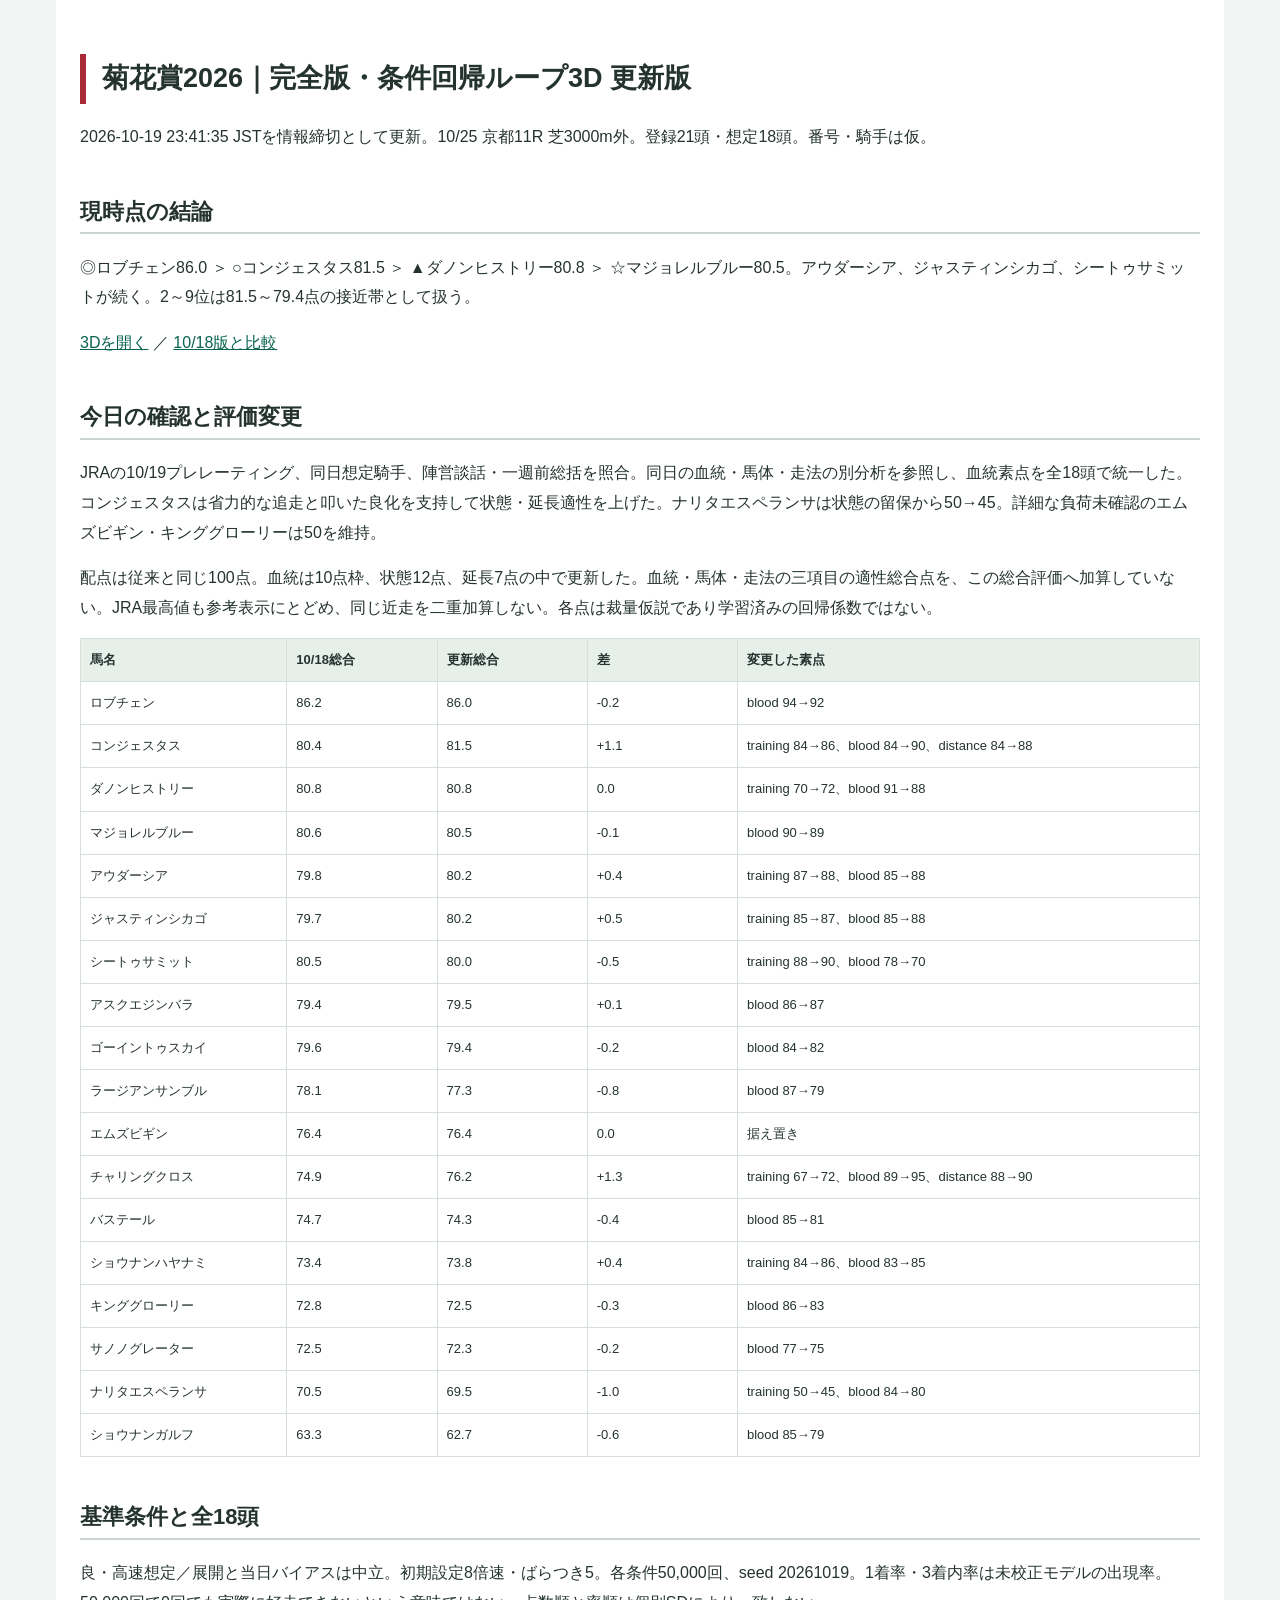
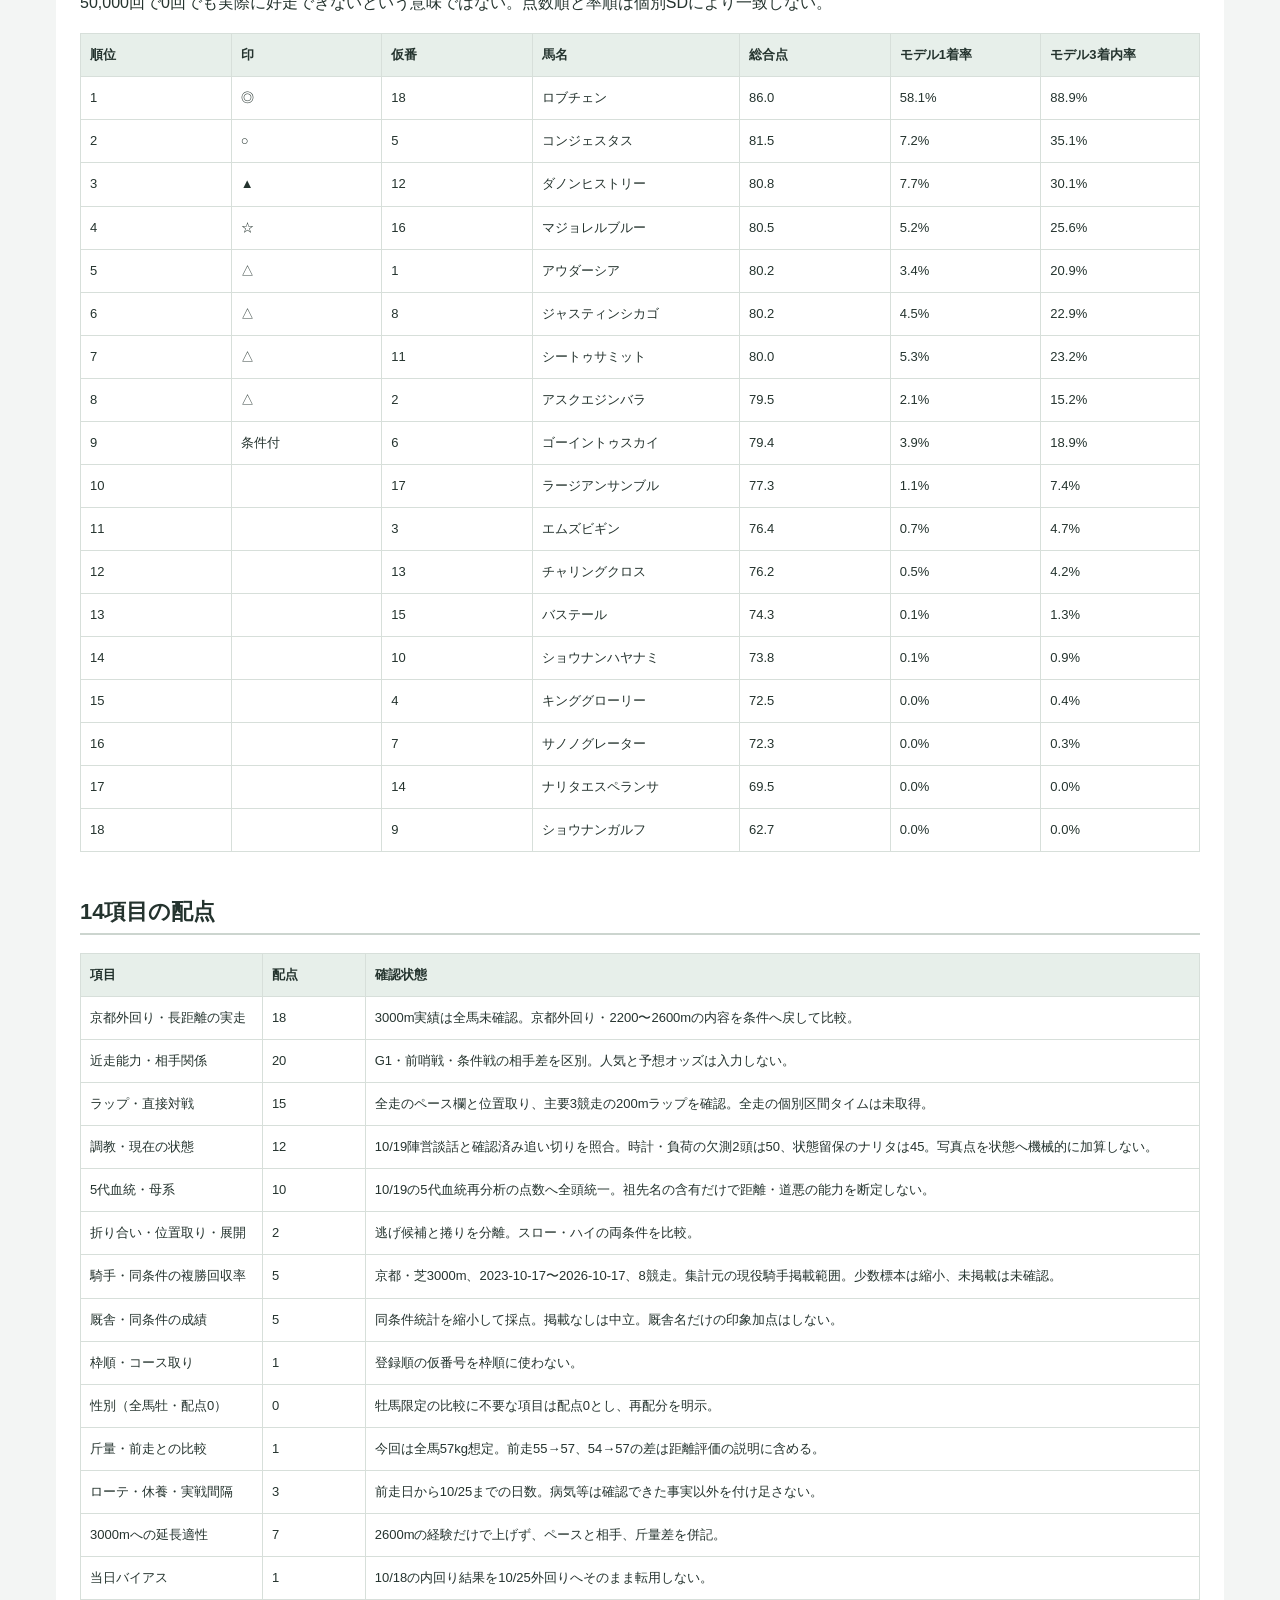
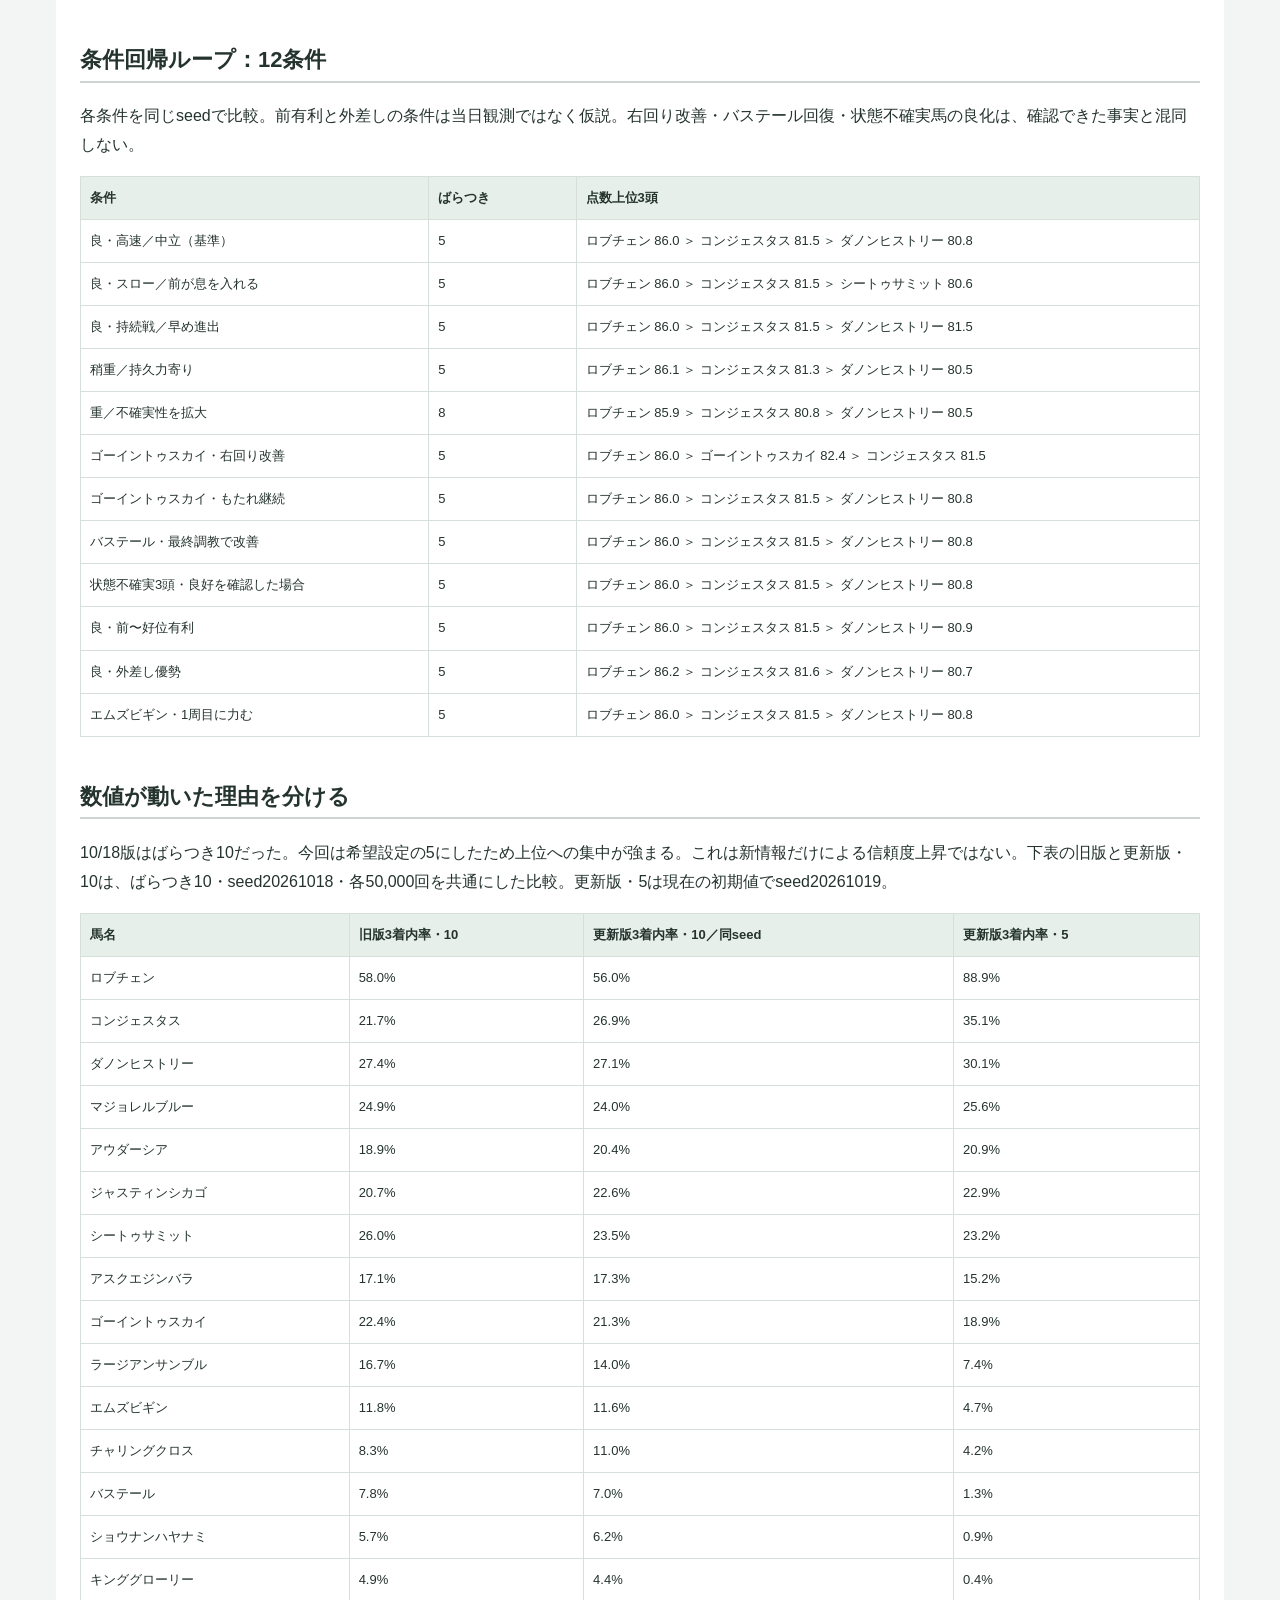
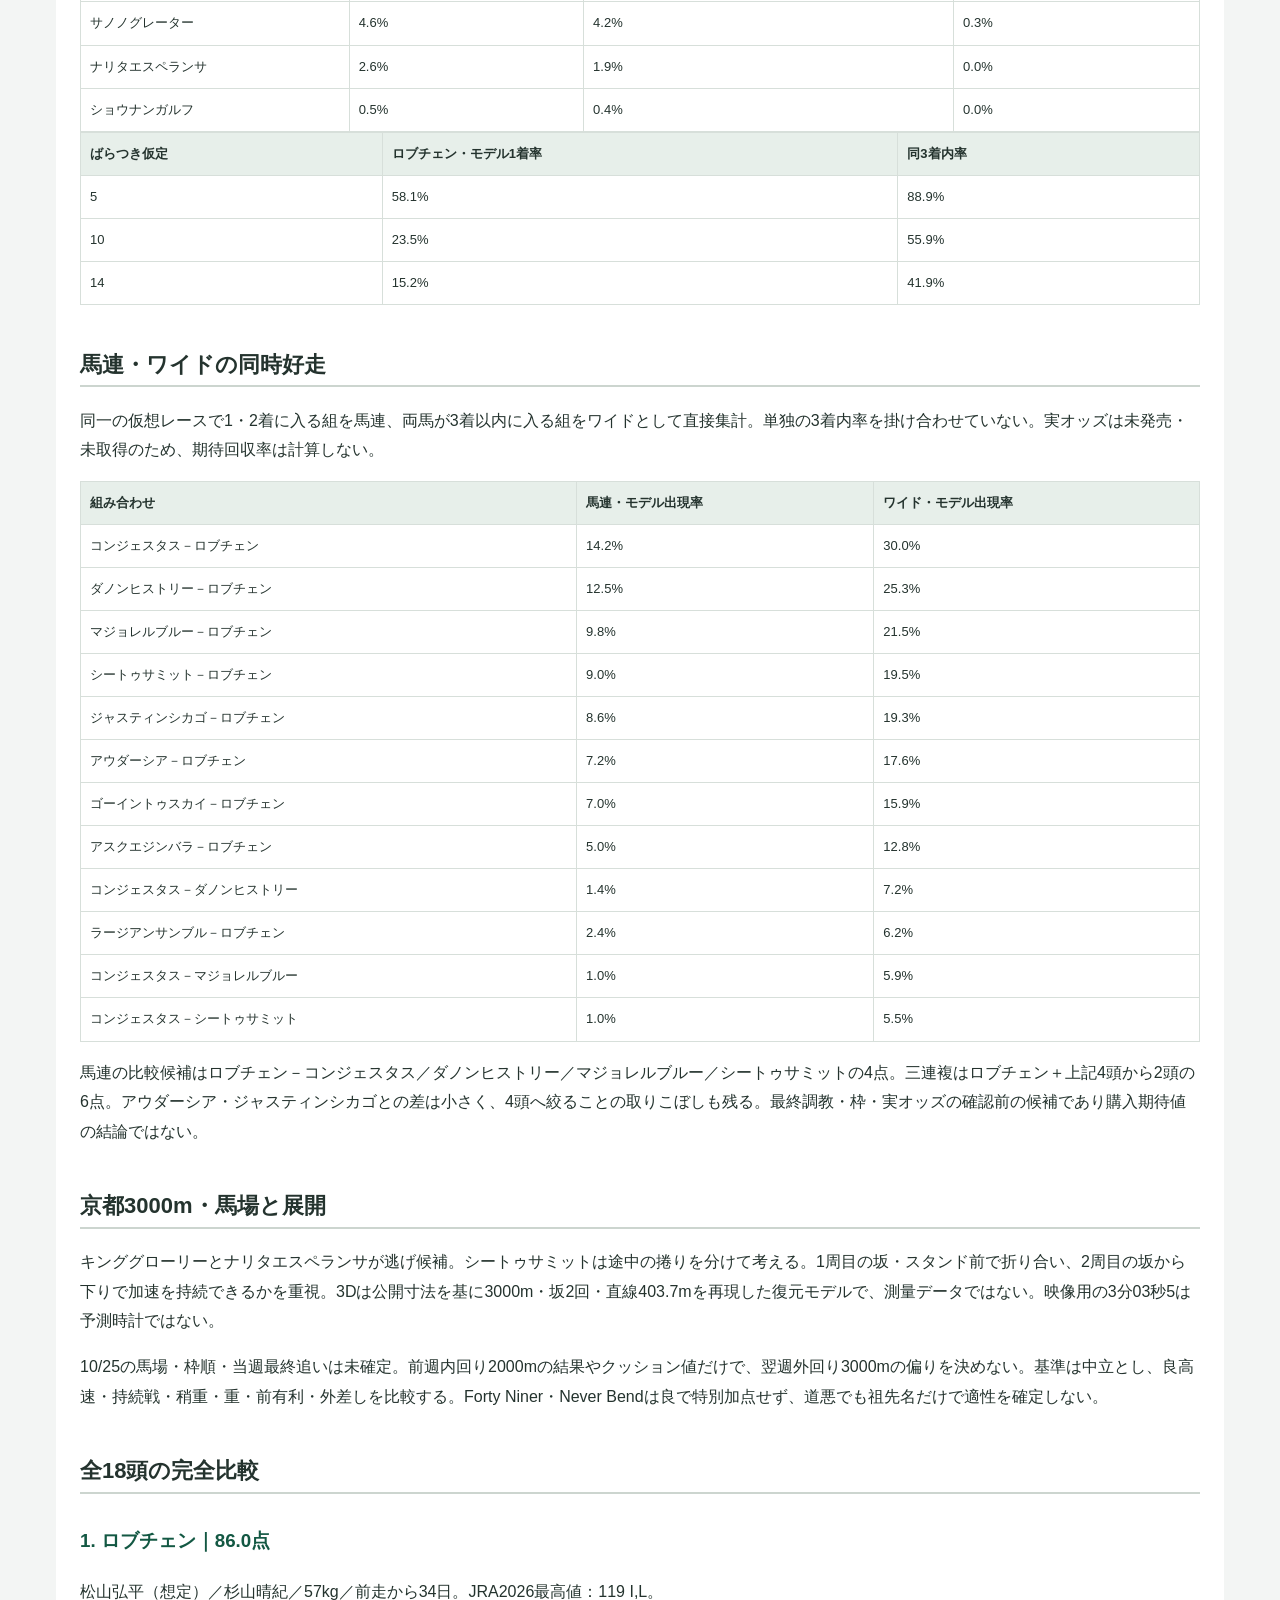
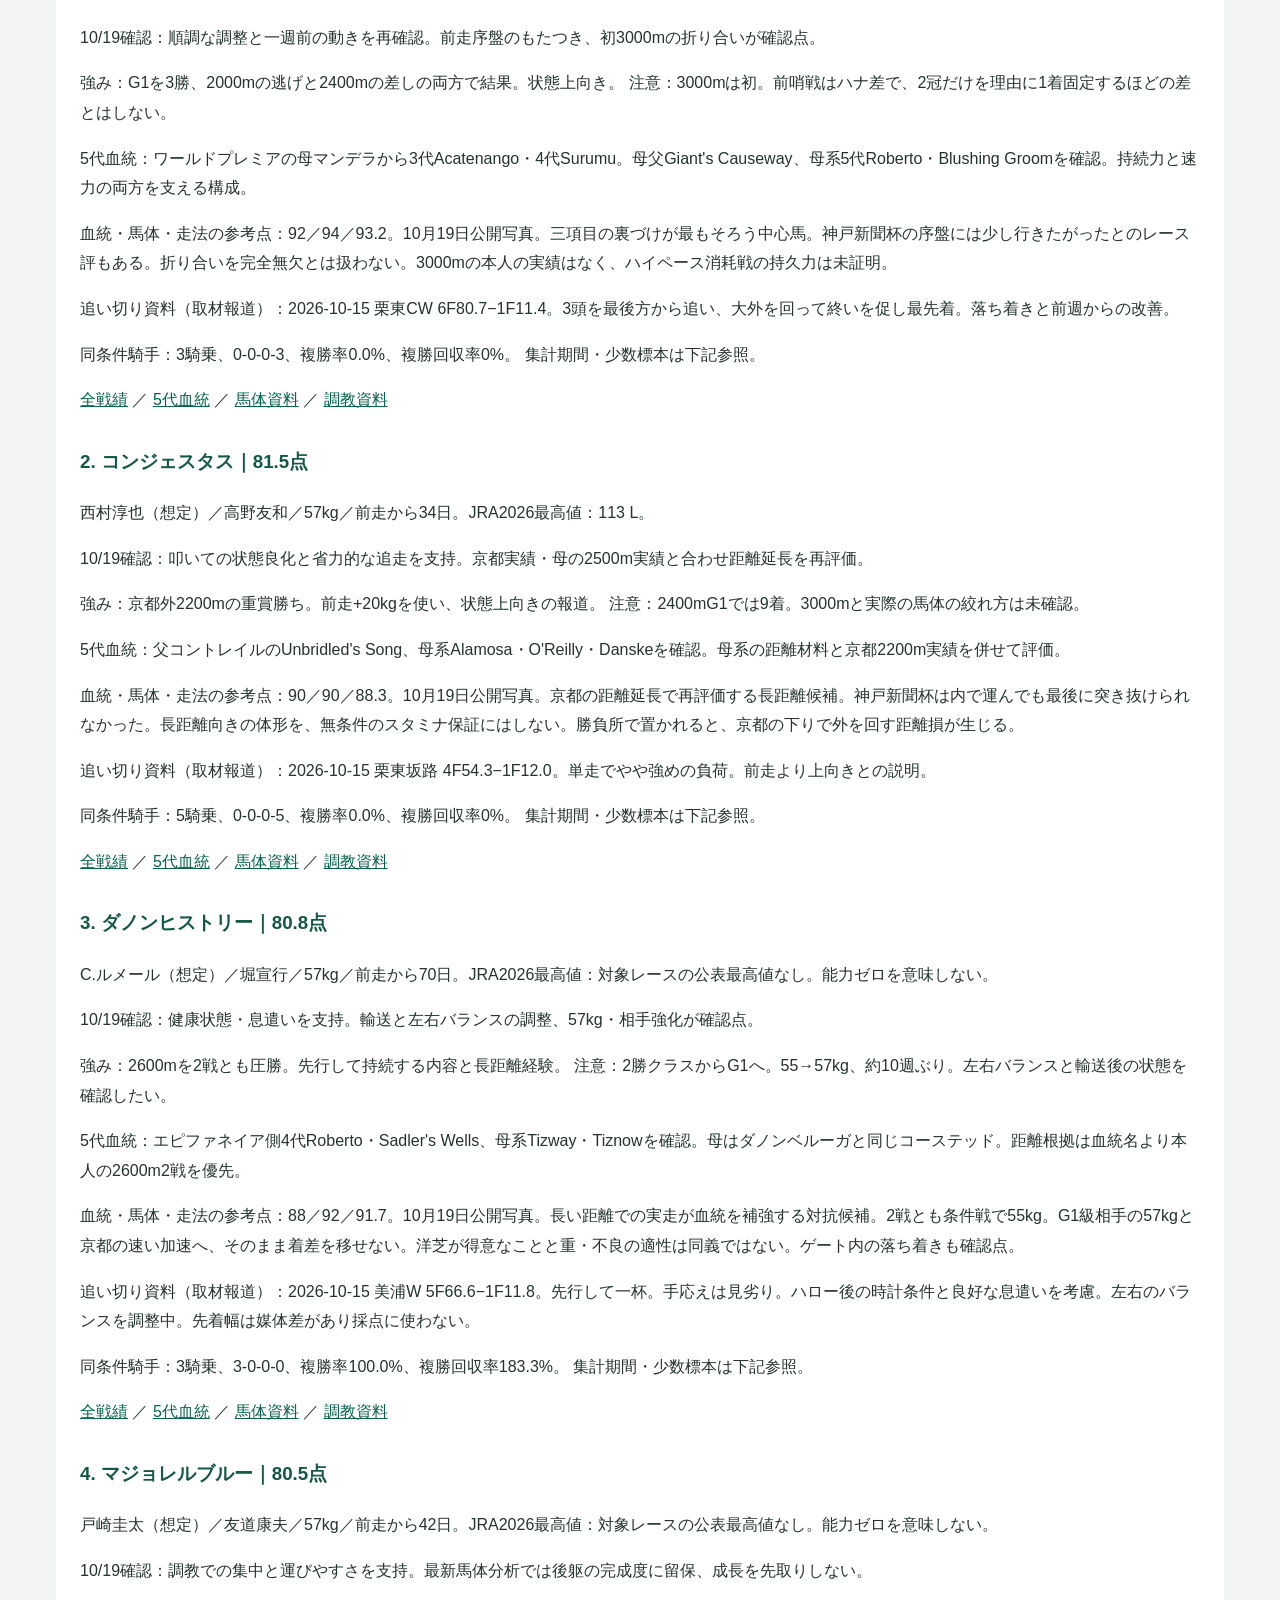
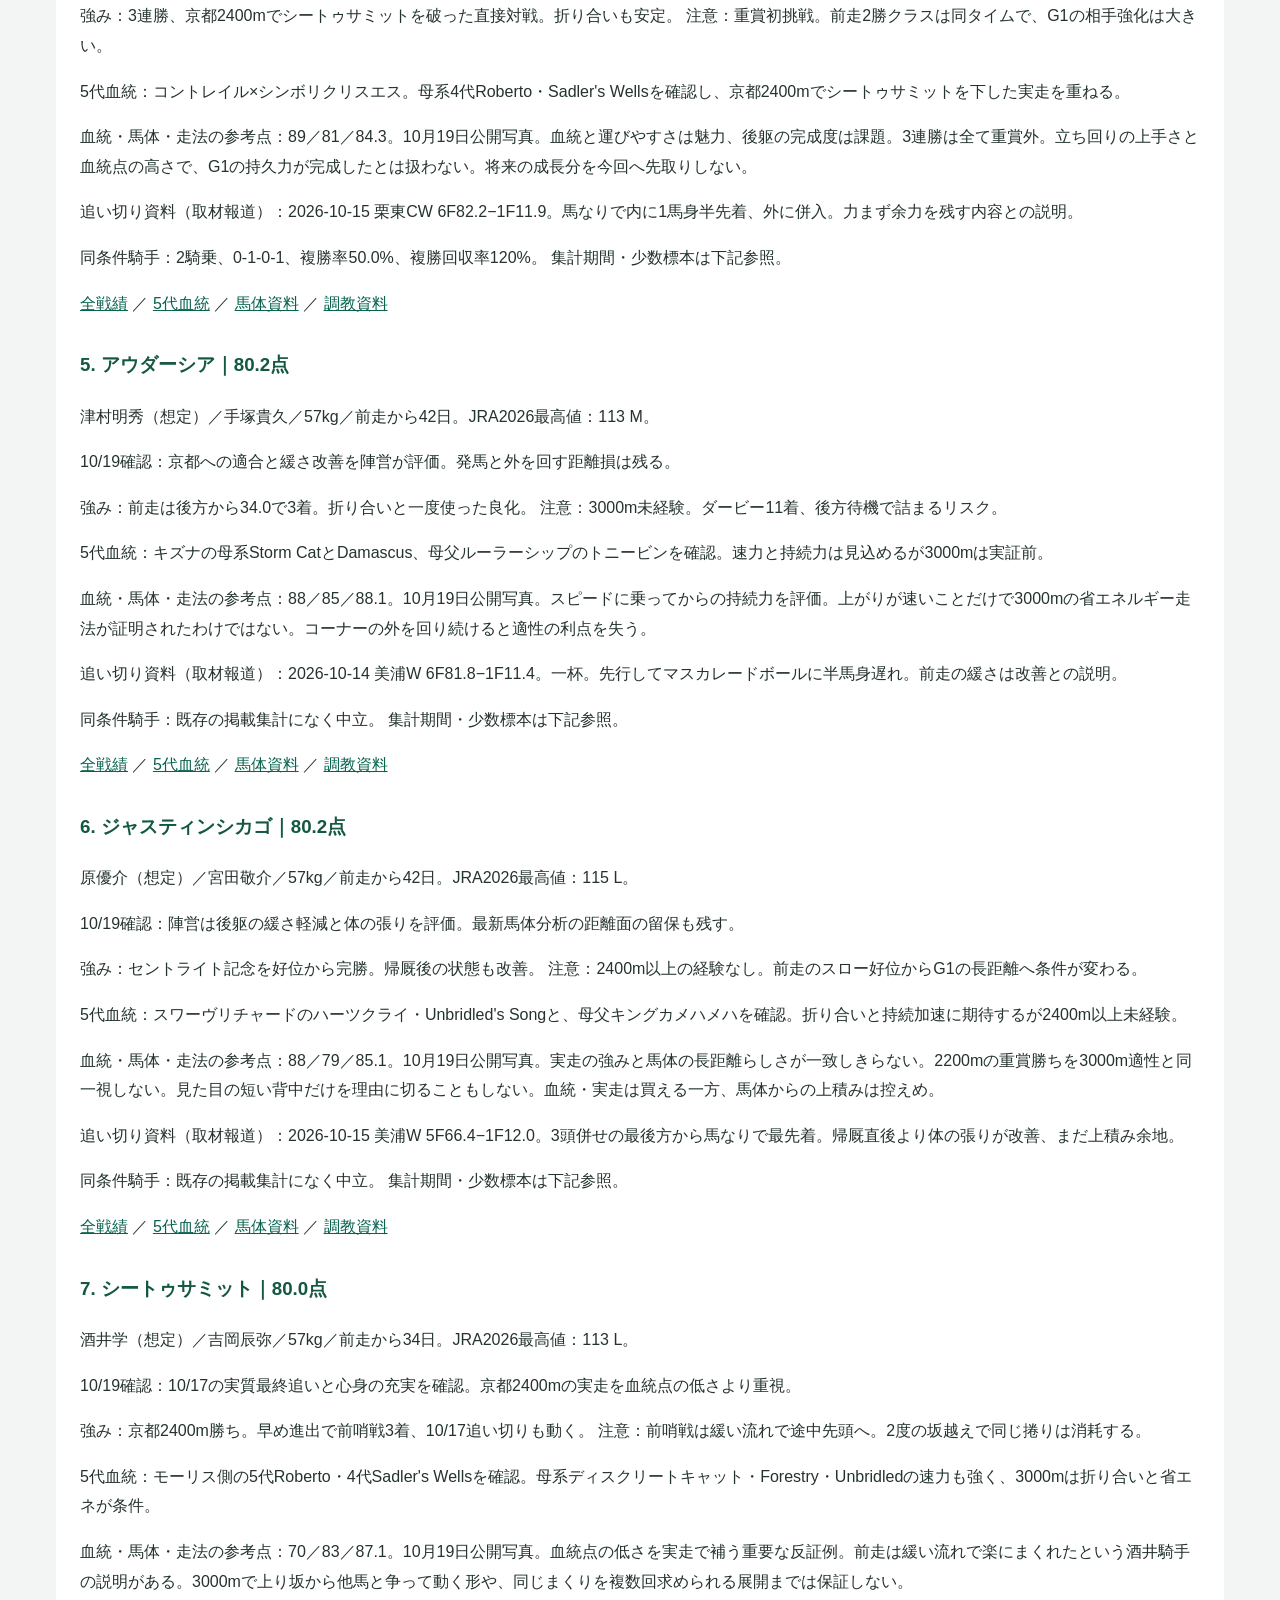
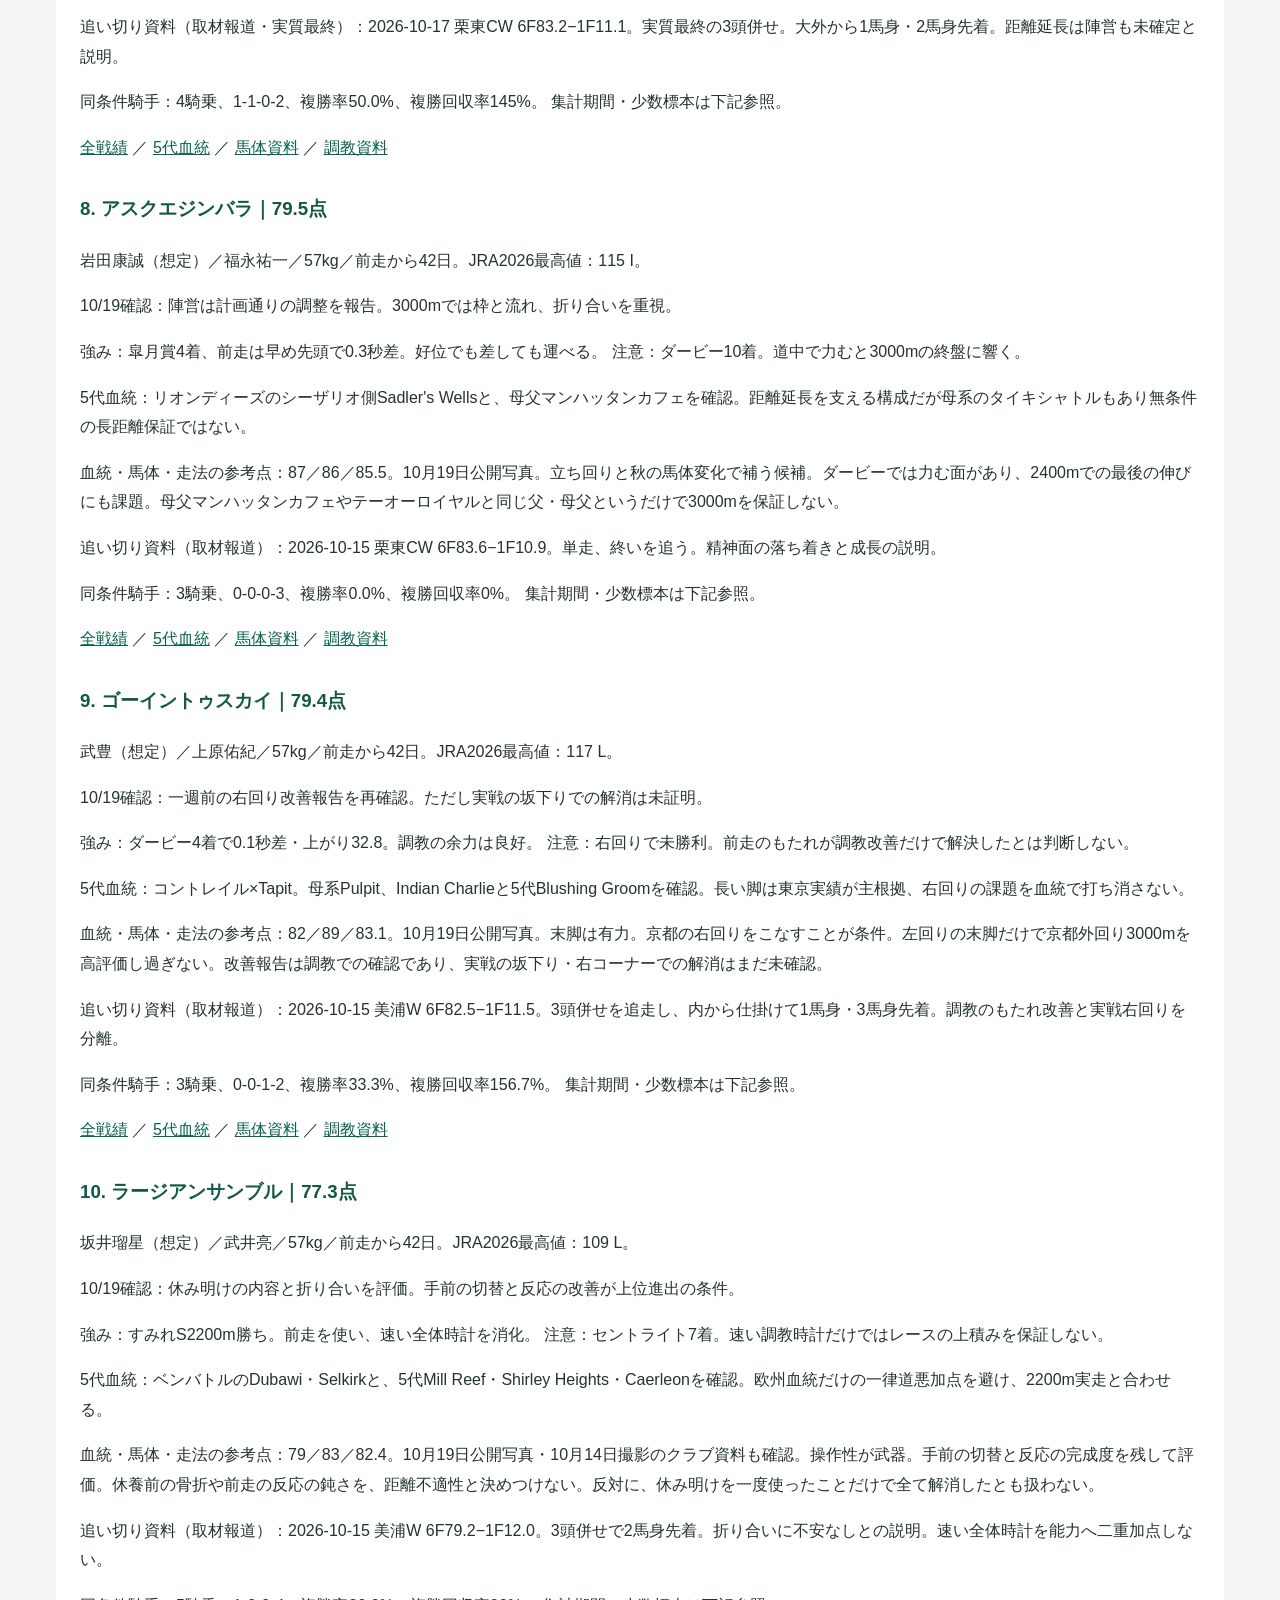
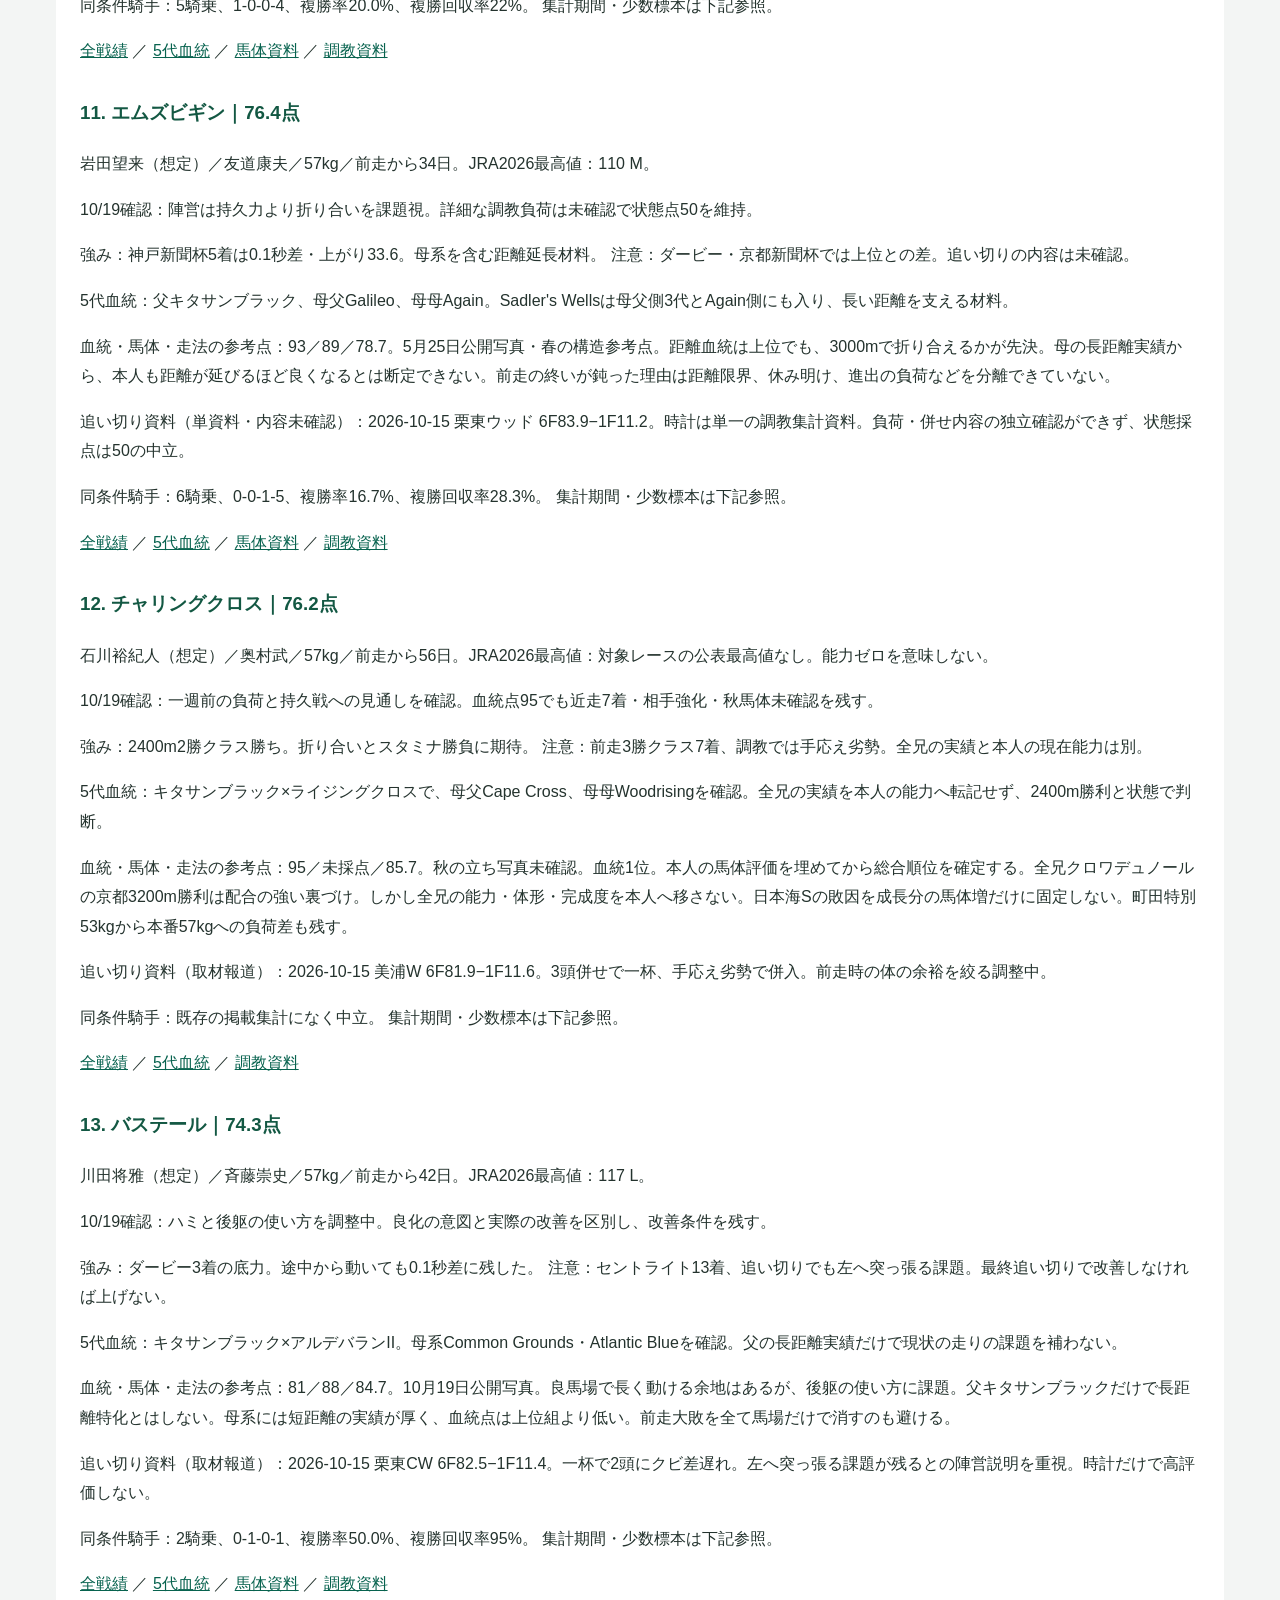
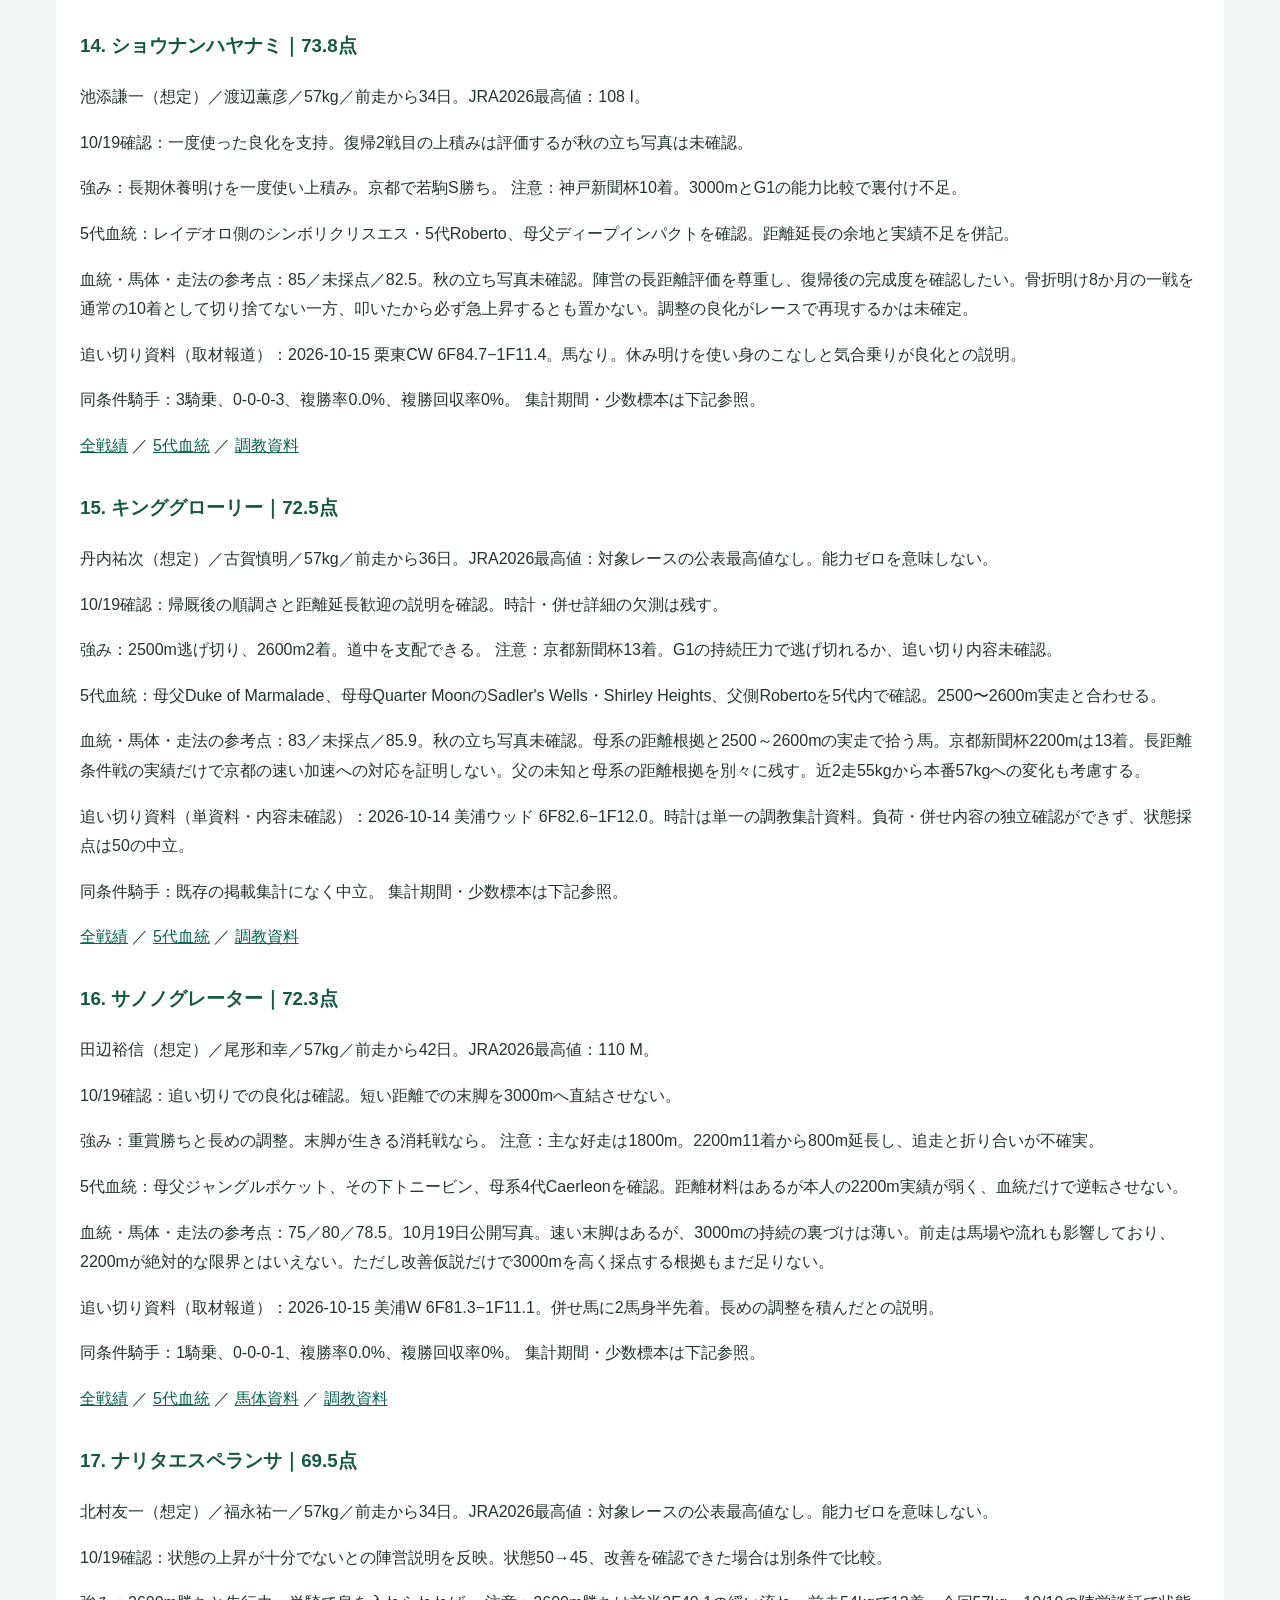
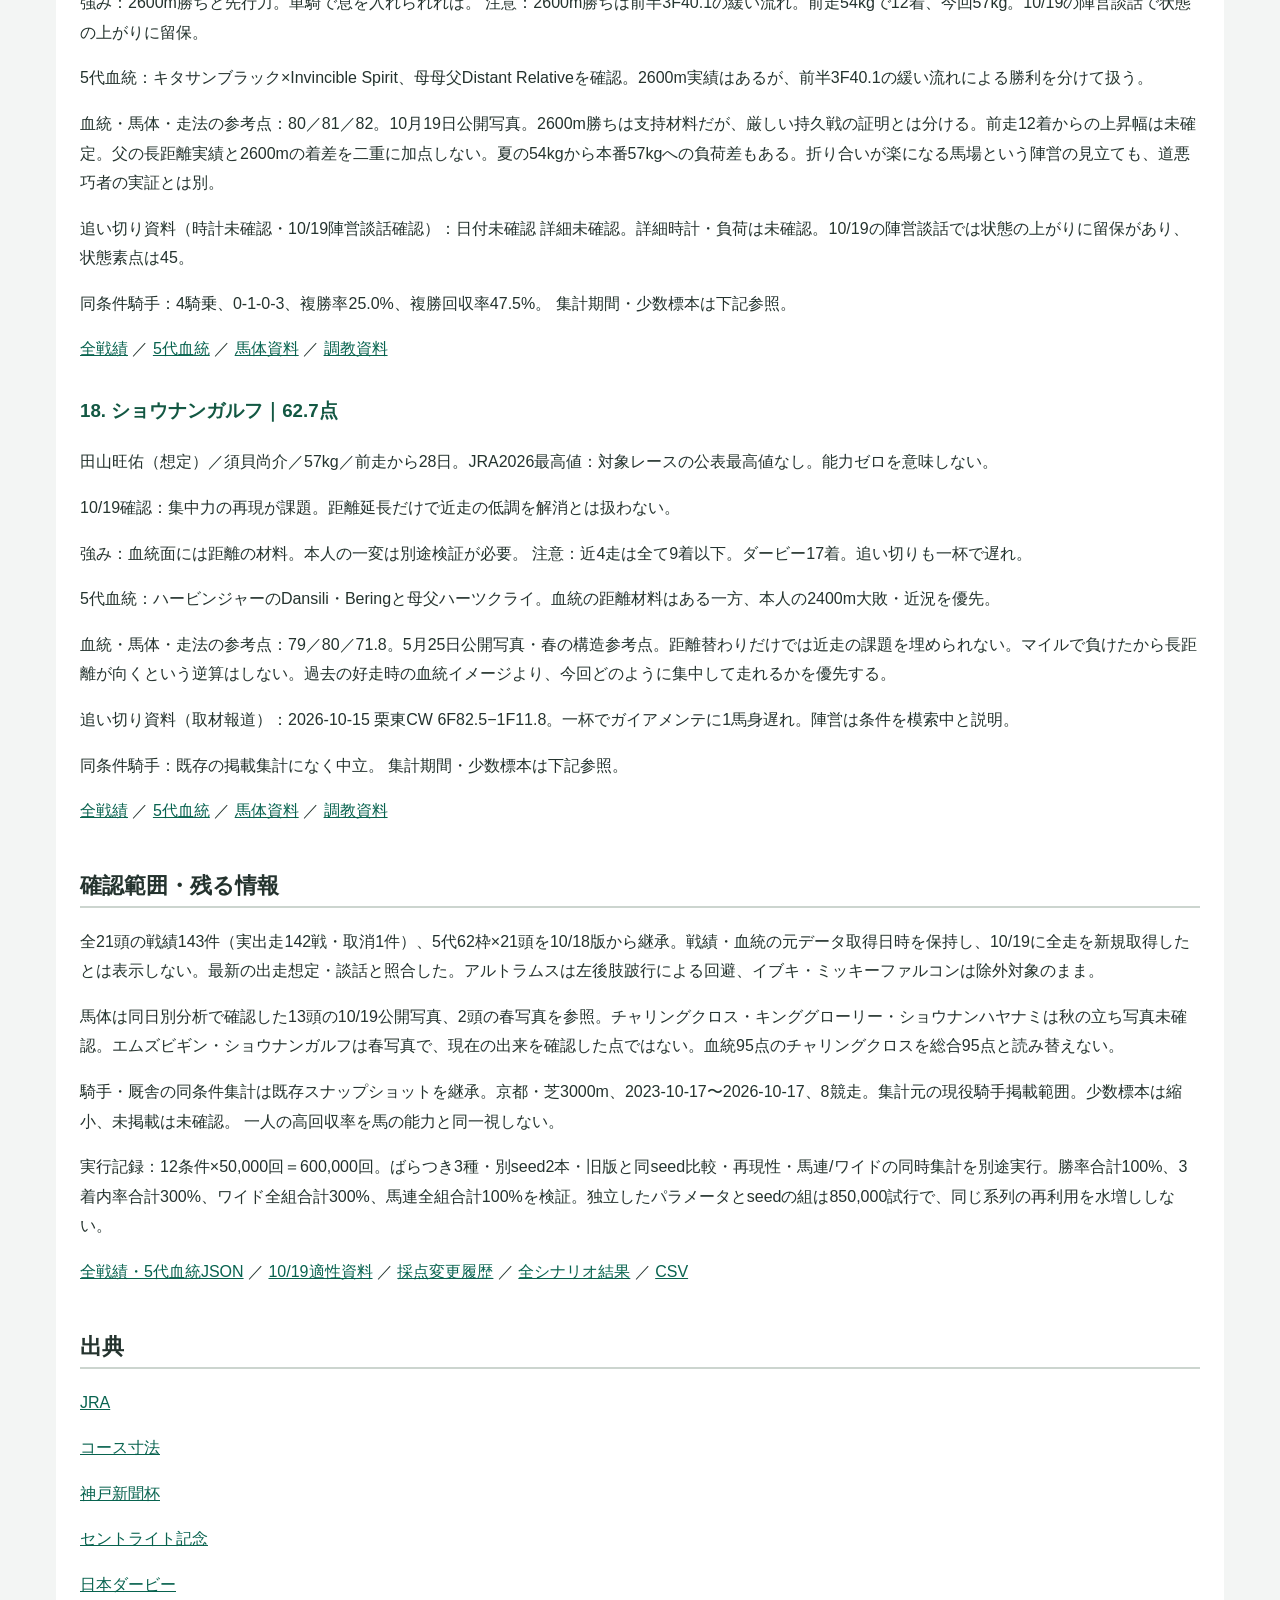
<file: race-engine/reports/kikka-2026-20261019.html>
<!doctype html><html lang="ja"><meta charset="utf-8"><meta name="viewport" content="width=device-width,initial-scale=1"><title>菊花賞2026 10/19更新・完全版</title><style>body{margin:0;background:#f3f5f4;color:#24332e;font:16px/1.85 -apple-system,BlinkMacSystemFont,"Hiragino Sans",Meiryo,sans-serif}main{max-width:1120px;margin:auto;padding:36px 24px 70px;background:white}h1{font-size:27px;border-left:6px solid #a72a36;padding-left:16px}h2{font-size:22px;margin-top:40px;border-bottom:2px solid #ccd5cf}h3{margin-top:30px;color:#135843}.scroll{overflow-x:auto}table{width:100%;border-collapse:collapse;font-size:13px}td,th{border:1px solid #d7dfda;padding:9px;min-width:80px}th{background:#e7efea;text-align:left}a{color:#08634f}@media(max-width:600px){main{padding:22px 16px}h1{font-size:24px}table{min-width:640px}}@media print{.scroll{overflow:visible}table{min-width:0}h2,h3{break-after:avoid}}</style><main><h1>菊花賞2026｜完全版・条件回帰ループ3D 更新版</h1>
<p>2026-10-19 23:41:35 JSTを情報締切として更新。10/25 京都11R 芝3000m外。登録21頭・想定18頭。番号・騎手は仮。</p>
<h2>現時点の結論</h2>
<p>◎ロブチェン86.0 ＞ ○コンジェスタス81.5 ＞ ▲ダノンヒストリー80.8 ＞ ☆マジョレルブルー80.5。アウダーシア、ジャスティンシカゴ、シートゥサミットが続く。2～9位は81.5～79.4点の接近帯として扱う。</p>
<p><a href="https://sudaakira.github.io/ainews/race-engine/?race=kikka-2026&amp;replay=20261019" target="_blank" rel="noopener">3Dを開く</a> ／ <a href="./kikka-2026-20261018.html" target="_blank" rel="noopener">10/18版と比較</a></p>
<h2>今日の確認と評価変更</h2>
<p>JRAの10/19プレレーティング、同日想定騎手、陣営談話・一週前総括を照合。同日の血統・馬体・走法の別分析を参照し、血統素点を全18頭で統一した。コンジェスタスは省力的な追走と叩いた良化を支持して状態・延長適性を上げた。ナリタエスペランサは状態の留保から50→45。詳細な負荷未確認のエムズビギン・キンググローリーは50を維持。</p>
<p>配点は従来と同じ100点。血統は10点枠、状態12点、延長7点の中で更新した。血統・馬体・走法の三項目の適性総合点を、この総合評価へ加算していない。JRA最高値も参考表示にとどめ、同じ近走を二重加算しない。各点は裁量仮説であり学習済みの回帰係数ではない。</p>
<div class="scroll"><table><tr><th>馬名</th><th>10/18総合</th><th>更新総合</th><th>差</th><th>変更した素点</th></tr><tr><td>ロブチェン</td><td>86.2</td><td>86.0</td><td>-0.2</td><td>blood 94→92</td></tr><tr><td>コンジェスタス</td><td>80.4</td><td>81.5</td><td>+1.1</td><td>training 84→86、blood 84→90、distance 84→88</td></tr><tr><td>ダノンヒストリー</td><td>80.8</td><td>80.8</td><td>0.0</td><td>training 70→72、blood 91→88</td></tr><tr><td>マジョレルブルー</td><td>80.6</td><td>80.5</td><td>-0.1</td><td>blood 90→89</td></tr><tr><td>アウダーシア</td><td>79.8</td><td>80.2</td><td>+0.4</td><td>training 87→88、blood 85→88</td></tr><tr><td>ジャスティンシカゴ</td><td>79.7</td><td>80.2</td><td>+0.5</td><td>training 85→87、blood 85→88</td></tr><tr><td>シートゥサミット</td><td>80.5</td><td>80.0</td><td>-0.5</td><td>training 88→90、blood 78→70</td></tr><tr><td>アスクエジンバラ</td><td>79.4</td><td>79.5</td><td>+0.1</td><td>blood 86→87</td></tr><tr><td>ゴーイントゥスカイ</td><td>79.6</td><td>79.4</td><td>-0.2</td><td>blood 84→82</td></tr><tr><td>ラージアンサンブル</td><td>78.1</td><td>77.3</td><td>-0.8</td><td>blood 87→79</td></tr><tr><td>エムズビギン</td><td>76.4</td><td>76.4</td><td>0.0</td><td>据え置き</td></tr><tr><td>チャリングクロス</td><td>74.9</td><td>76.2</td><td>+1.3</td><td>training 67→72、blood 89→95、distance 88→90</td></tr><tr><td>バステール</td><td>74.7</td><td>74.3</td><td>-0.4</td><td>blood 85→81</td></tr><tr><td>ショウナンハヤナミ</td><td>73.4</td><td>73.8</td><td>+0.4</td><td>training 84→86、blood 83→85</td></tr><tr><td>キンググローリー</td><td>72.8</td><td>72.5</td><td>-0.3</td><td>blood 86→83</td></tr><tr><td>サノノグレーター</td><td>72.5</td><td>72.3</td><td>-0.2</td><td>blood 77→75</td></tr><tr><td>ナリタエスペランサ</td><td>70.5</td><td>69.5</td><td>-1.0</td><td>training 50→45、blood 84→80</td></tr><tr><td>ショウナンガルフ</td><td>63.3</td><td>62.7</td><td>-0.6</td><td>blood 85→79</td></tr></table></div>
<h2>基準条件と全18頭</h2>
<p>良・高速想定／展開と当日バイアスは中立。初期設定8倍速・ばらつき5。各条件50,000回、seed 20261019。1着率・3着内率は未校正モデルの出現率。50,000回で0回でも実際に好走できないという意味ではない。点数順と率順は個別SDにより一致しない。</p>
<div class="scroll"><table><tr><th>順位</th><th>印</th><th>仮番</th><th>馬名</th><th>総合点</th><th>モデル1着率</th><th>モデル3着内率</th></tr><tr><td>1</td><td>◎</td><td>18</td><td>ロブチェン</td><td>86.0</td><td>58.1%</td><td>88.9%</td></tr><tr><td>2</td><td>○</td><td>5</td><td>コンジェスタス</td><td>81.5</td><td>7.2%</td><td>35.1%</td></tr><tr><td>3</td><td>▲</td><td>12</td><td>ダノンヒストリー</td><td>80.8</td><td>7.7%</td><td>30.1%</td></tr><tr><td>4</td><td>☆</td><td>16</td><td>マジョレルブルー</td><td>80.5</td><td>5.2%</td><td>25.6%</td></tr><tr><td>5</td><td>△</td><td>1</td><td>アウダーシア</td><td>80.2</td><td>3.4%</td><td>20.9%</td></tr><tr><td>6</td><td>△</td><td>8</td><td>ジャスティンシカゴ</td><td>80.2</td><td>4.5%</td><td>22.9%</td></tr><tr><td>7</td><td>△</td><td>11</td><td>シートゥサミット</td><td>80.0</td><td>5.3%</td><td>23.2%</td></tr><tr><td>8</td><td>△</td><td>2</td><td>アスクエジンバラ</td><td>79.5</td><td>2.1%</td><td>15.2%</td></tr><tr><td>9</td><td>条件付</td><td>6</td><td>ゴーイントゥスカイ</td><td>79.4</td><td>3.9%</td><td>18.9%</td></tr><tr><td>10</td><td></td><td>17</td><td>ラージアンサンブル</td><td>77.3</td><td>1.1%</td><td>7.4%</td></tr><tr><td>11</td><td></td><td>3</td><td>エムズビギン</td><td>76.4</td><td>0.7%</td><td>4.7%</td></tr><tr><td>12</td><td></td><td>13</td><td>チャリングクロス</td><td>76.2</td><td>0.5%</td><td>4.2%</td></tr><tr><td>13</td><td></td><td>15</td><td>バステール</td><td>74.3</td><td>0.1%</td><td>1.3%</td></tr><tr><td>14</td><td></td><td>10</td><td>ショウナンハヤナミ</td><td>73.8</td><td>0.1%</td><td>0.9%</td></tr><tr><td>15</td><td></td><td>4</td><td>キンググローリー</td><td>72.5</td><td>0.0%</td><td>0.4%</td></tr><tr><td>16</td><td></td><td>7</td><td>サノノグレーター</td><td>72.3</td><td>0.0%</td><td>0.3%</td></tr><tr><td>17</td><td></td><td>14</td><td>ナリタエスペランサ</td><td>69.5</td><td>0.0%</td><td>0.0%</td></tr><tr><td>18</td><td></td><td>9</td><td>ショウナンガルフ</td><td>62.7</td><td>0.0%</td><td>0.0%</td></tr></table></div>
<h2>14項目の配点</h2>
<div class="scroll"><table><tr><th>項目</th><th>配点</th><th>確認状態</th></tr><tr><td>京都外回り・長距離の実走</td><td>18</td><td>3000m実績は全馬未確認。京都外回り・2200〜2600mの内容を条件へ戻して比較。</td></tr><tr><td>近走能力・相手関係</td><td>20</td><td>G1・前哨戦・条件戦の相手差を区別。人気と予想オッズは入力しない。</td></tr><tr><td>ラップ・直接対戦</td><td>15</td><td>全走のペース欄と位置取り、主要3競走の200mラップを確認。全走の個別区間タイムは未取得。</td></tr><tr><td>調教・現在の状態</td><td>12</td><td>10/19陣営談話と確認済み追い切りを照合。時計・負荷の欠測2頭は50、状態留保のナリタは45。写真点を状態へ機械的に加算しない。</td></tr><tr><td>5代血統・母系</td><td>10</td><td>10/19の5代血統再分析の点数へ全頭統一。祖先名の含有だけで距離・道悪の能力を断定しない。</td></tr><tr><td>折り合い・位置取り・展開</td><td>2</td><td>逃げ候補と捲りを分離。スロー・ハイの両条件を比較。</td></tr><tr><td>騎手・同条件の複勝回収率</td><td>5</td><td>京都・芝3000m、2023-10-17〜2026-10-17、8競走。集計元の現役騎手掲載範囲。少数標本は縮小、未掲載は未確認。</td></tr><tr><td>厩舎・同条件の成績</td><td>5</td><td>同条件統計を縮小して採点。掲載なしは中立。厩舎名だけの印象加点はしない。</td></tr><tr><td>枠順・コース取り</td><td>1</td><td>登録順の仮番号を枠順に使わない。</td></tr><tr><td>性別（全馬牡・配点0）</td><td>0</td><td>牡馬限定の比較に不要な項目は配点0とし、再配分を明示。</td></tr><tr><td>斤量・前走との比較</td><td>1</td><td>今回は全馬57kg想定。前走55→57、54→57の差は距離評価の説明に含める。</td></tr><tr><td>ローテ・休養・実戦間隔</td><td>3</td><td>前走日から10/25までの日数。病気等は確認できた事実以外を付け足さない。</td></tr><tr><td>3000mへの延長適性</td><td>7</td><td>2600mの経験だけで上げず、ペースと相手、斤量差を併記。</td></tr><tr><td>当日バイアス</td><td>1</td><td>10/18の内回り結果を10/25外回りへそのまま転用しない。</td></tr></table></div>
<h2>条件回帰ループ：12条件</h2>
<p>各条件を同じseedで比較。前有利と外差しの条件は当日観測ではなく仮説。右回り改善・バステール回復・状態不確実馬の良化は、確認できた事実と混同しない。</p>
<div class="scroll"><table><tr><th>条件</th><th>ばらつき</th><th>点数上位3頭</th></tr><tr><td>良・高速／中立（基準）</td><td>5</td><td>ロブチェン 86.0 ＞ コンジェスタス 81.5 ＞ ダノンヒストリー 80.8</td></tr><tr><td>良・スロー／前が息を入れる</td><td>5</td><td>ロブチェン 86.0 ＞ コンジェスタス 81.5 ＞ シートゥサミット 80.6</td></tr><tr><td>良・持続戦／早め進出</td><td>5</td><td>ロブチェン 86.0 ＞ コンジェスタス 81.5 ＞ ダノンヒストリー 81.5</td></tr><tr><td>稍重／持久力寄り</td><td>5</td><td>ロブチェン 86.1 ＞ コンジェスタス 81.3 ＞ ダノンヒストリー 80.5</td></tr><tr><td>重／不確実性を拡大</td><td>8</td><td>ロブチェン 85.9 ＞ コンジェスタス 80.8 ＞ ダノンヒストリー 80.5</td></tr><tr><td>ゴーイントゥスカイ・右回り改善</td><td>5</td><td>ロブチェン 86.0 ＞ ゴーイントゥスカイ 82.4 ＞ コンジェスタス 81.5</td></tr><tr><td>ゴーイントゥスカイ・もたれ継続</td><td>5</td><td>ロブチェン 86.0 ＞ コンジェスタス 81.5 ＞ ダノンヒストリー 80.8</td></tr><tr><td>バステール・最終調教で改善</td><td>5</td><td>ロブチェン 86.0 ＞ コンジェスタス 81.5 ＞ ダノンヒストリー 80.8</td></tr><tr><td>状態不確実3頭・良好を確認した場合</td><td>5</td><td>ロブチェン 86.0 ＞ コンジェスタス 81.5 ＞ ダノンヒストリー 80.8</td></tr><tr><td>良・前〜好位有利</td><td>5</td><td>ロブチェン 86.0 ＞ コンジェスタス 81.5 ＞ ダノンヒストリー 80.9</td></tr><tr><td>良・外差し優勢</td><td>5</td><td>ロブチェン 86.2 ＞ コンジェスタス 81.6 ＞ ダノンヒストリー 80.7</td></tr><tr><td>エムズビギン・1周目に力む</td><td>5</td><td>ロブチェン 86.0 ＞ コンジェスタス 81.5 ＞ ダノンヒストリー 80.8</td></tr></table></div>
<h2>数値が動いた理由を分ける</h2>
<p>10/18版はばらつき10だった。今回は希望設定の5にしたため上位への集中が強まる。これは新情報だけによる信頼度上昇ではない。下表の旧版と更新版・10は、ばらつき10・seed20261018・各50,000回を共通にした比較。更新版・5は現在の初期値でseed20261019。</p>
<div class="scroll"><table><tr><th>馬名</th><th>旧版3着内率・10</th><th>更新版3着内率・10／同seed</th><th>更新版3着内率・5</th></tr><tr><td>ロブチェン</td><td>58.0%</td><td>56.0%</td><td>88.9%</td></tr><tr><td>コンジェスタス</td><td>21.7%</td><td>26.9%</td><td>35.1%</td></tr><tr><td>ダノンヒストリー</td><td>27.4%</td><td>27.1%</td><td>30.1%</td></tr><tr><td>マジョレルブルー</td><td>24.9%</td><td>24.0%</td><td>25.6%</td></tr><tr><td>アウダーシア</td><td>18.9%</td><td>20.4%</td><td>20.9%</td></tr><tr><td>ジャスティンシカゴ</td><td>20.7%</td><td>22.6%</td><td>22.9%</td></tr><tr><td>シートゥサミット</td><td>26.0%</td><td>23.5%</td><td>23.2%</td></tr><tr><td>アスクエジンバラ</td><td>17.1%</td><td>17.3%</td><td>15.2%</td></tr><tr><td>ゴーイントゥスカイ</td><td>22.4%</td><td>21.3%</td><td>18.9%</td></tr><tr><td>ラージアンサンブル</td><td>16.7%</td><td>14.0%</td><td>7.4%</td></tr><tr><td>エムズビギン</td><td>11.8%</td><td>11.6%</td><td>4.7%</td></tr><tr><td>チャリングクロス</td><td>8.3%</td><td>11.0%</td><td>4.2%</td></tr><tr><td>バステール</td><td>7.8%</td><td>7.0%</td><td>1.3%</td></tr><tr><td>ショウナンハヤナミ</td><td>5.7%</td><td>6.2%</td><td>0.9%</td></tr><tr><td>キンググローリー</td><td>4.9%</td><td>4.4%</td><td>0.4%</td></tr><tr><td>サノノグレーター</td><td>4.6%</td><td>4.2%</td><td>0.3%</td></tr><tr><td>ナリタエスペランサ</td><td>2.6%</td><td>1.9%</td><td>0.0%</td></tr><tr><td>ショウナンガルフ</td><td>0.5%</td><td>0.4%</td><td>0.0%</td></tr></table></div>
<div class="scroll"><table><tr><th>ばらつき仮定</th><th>ロブチェン・モデル1着率</th><th>同3着内率</th></tr><tr><td>5</td><td>58.1%</td><td>88.9%</td></tr><tr><td>10</td><td>23.5%</td><td>55.9%</td></tr><tr><td>14</td><td>15.2%</td><td>41.9%</td></tr></table></div>
<h2>馬連・ワイドの同時好走</h2>
<p>同一の仮想レースで1・2着に入る組を馬連、両馬が3着以内に入る組をワイドとして直接集計。単独の3着内率を掛け合わせていない。実オッズは未発売・未取得のため、期待回収率は計算しない。</p>
<div class="scroll"><table><tr><th>組み合わせ</th><th>馬連・モデル出現率</th><th>ワイド・モデル出現率</th></tr><tr><td>コンジェスタス－ロブチェン</td><td>14.2%</td><td>30.0%</td></tr><tr><td>ダノンヒストリー－ロブチェン</td><td>12.5%</td><td>25.3%</td></tr><tr><td>マジョレルブルー－ロブチェン</td><td>9.8%</td><td>21.5%</td></tr><tr><td>シートゥサミット－ロブチェン</td><td>9.0%</td><td>19.5%</td></tr><tr><td>ジャスティンシカゴ－ロブチェン</td><td>8.6%</td><td>19.3%</td></tr><tr><td>アウダーシア－ロブチェン</td><td>7.2%</td><td>17.6%</td></tr><tr><td>ゴーイントゥスカイ－ロブチェン</td><td>7.0%</td><td>15.9%</td></tr><tr><td>アスクエジンバラ－ロブチェン</td><td>5.0%</td><td>12.8%</td></tr><tr><td>コンジェスタス－ダノンヒストリー</td><td>1.4%</td><td>7.2%</td></tr><tr><td>ラージアンサンブル－ロブチェン</td><td>2.4%</td><td>6.2%</td></tr><tr><td>コンジェスタス－マジョレルブルー</td><td>1.0%</td><td>5.9%</td></tr><tr><td>コンジェスタス－シートゥサミット</td><td>1.0%</td><td>5.5%</td></tr></table></div>
<p>馬連の比較候補はロブチェン－コンジェスタス／ダノンヒストリー／マジョレルブルー／シートゥサミットの4点。三連複はロブチェン＋上記4頭から2頭の6点。アウダーシア・ジャスティンシカゴとの差は小さく、4頭へ絞ることの取りこぼしも残る。最終調教・枠・実オッズの確認前の候補であり購入期待値の結論ではない。</p>
<h2>京都3000m・馬場と展開</h2>
<p>キンググローリーとナリタエスペランサが逃げ候補。シートゥサミットは途中の捲りを分けて考える。1周目の坂・スタンド前で折り合い、2周目の坂から下りで加速を持続できるかを重視。3Dは公開寸法を基に3000m・坂2回・直線403.7mを再現した復元モデルで、測量データではない。映像用の3分03秒5は予測時計ではない。</p>
<p>10/25の馬場・枠順・当週最終追いは未確定。前週内回り2000mの結果やクッション値だけで、翌週外回り3000mの偏りを決めない。基準は中立とし、良高速・持続戦・稍重・重・前有利・外差しを比較する。Forty Niner・Never Bendは良で特別加点せず、道悪でも祖先名だけで適性を確定しない。</p>
<h2>全18頭の完全比較</h2>
<h3>1. ロブチェン｜86.0点</h3>
<p>松山弘平（想定）／杉山晴紀／57kg／前走から34日。JRA2026最高値：119 I,L。</p>
<p>10/19確認：順調な調整と一週前の動きを再確認。前走序盤のもたつき、初3000mの折り合いが確認点。</p>
<p>強み：G1を3勝、2000mの逃げと2400mの差しの両方で結果。状態上向き。 注意：3000mは初。前哨戦はハナ差で、2冠だけを理由に1着固定するほどの差とはしない。</p>
<p>5代血統：ワールドプレミアの母マンデラから3代Acatenango・4代Surumu。母父Giant's Causeway、母系5代Roberto・Blushing Groomを確認。持続力と速力の両方を支える構成。</p>
<p>血統・馬体・走法の参考点：92／94／93.2。10月19日公開写真。三項目の裏づけが最もそろう中心馬。神戸新聞杯の序盤には少し行きたがったとのレース評もある。折り合いを完全無欠とは扱わない。3000mの本人の実績はなく、ハイペース消耗戦の持久力は未証明。</p>
<p>追い切り資料（取材報道）：2026-10-15 栗東CW 6F80.7−1F11.4。3頭を最後方から追い、大外を回って終いを促し最先着。落ち着きと前週からの改善。</p>
<p>同条件騎手：3騎乗、0-0-0-3、複勝率0.0%、複勝回収率0%。 集計期間・少数標本は下記参照。</p>
<p><a href="https://db.netkeiba.com/horse/result/2023107089/" target="_blank" rel="noopener">全戦績</a> ／ <a href="https://db.netkeiba.com/horse/ped/2023107089/" target="_blank" rel="noopener">5代血統</a> ／ <a href="https://www.daily.co.jp/umaya/horsecheck/2026/10/19/0020945021.shtml" target="_blank" rel="noopener">馬体資料</a> ／ <a href="https://news.netkeiba.com/?no=345635&amp;pid=news_view" target="_blank" rel="noopener">調教資料</a></p>
<h3>2. コンジェスタス｜81.5点</h3>
<p>西村淳也（想定）／高野友和／57kg／前走から34日。JRA2026最高値：113 L。</p>
<p>10/19確認：叩いての状態良化と省力的な追走を支持。京都実績・母の2500m実績と合わせ距離延長を再評価。</p>
<p>強み：京都外2200mの重賞勝ち。前走+20kgを使い、状態上向きの報道。 注意：2400mG1では9着。3000mと実際の馬体の絞れ方は未確認。</p>
<p>5代血統：父コントレイルのUnbridled's Song、母系Alamosa・O'Reilly・Danskeを確認。母系の距離材料と京都2200m実績を併せて評価。</p>
<p>血統・馬体・走法の参考点：90／90／88.3。10月19日公開写真。京都の距離延長で再評価する長距離候補。神戸新聞杯は内で運んでも最後に突き抜けられなかった。長距離向きの体形を、無条件のスタミナ保証にはしない。勝負所で置かれると、京都の下りで外を回す距離損が生じる。</p>
<p>追い切り資料（取材報道）：2026-10-15 栗東坂路 4F54.3−1F12.0。単走でやや強めの負荷。前走より上向きとの説明。</p>
<p>同条件騎手：5騎乗、0-0-0-5、複勝率0.0%、複勝回収率0%。 集計期間・少数標本は下記参照。</p>
<p><a href="https://db.netkeiba.com/horse/result/2023106963/" target="_blank" rel="noopener">全戦績</a> ／ <a href="https://db.netkeiba.com/horse/ped/2023106963/" target="_blank" rel="noopener">5代血統</a> ／ <a href="https://www.daily.co.jp/umaya/horsecheck/2026/10/19/0020945033.shtml" target="_blank" rel="noopener">馬体資料</a> ／ <a href="https://umanity.jp/racedata/race_newsdet.php?nid=11880096" target="_blank" rel="noopener">調教資料</a></p>
<h3>3. ダノンヒストリー｜80.8点</h3>
<p>C.ルメール（想定）／堀宣行／57kg／前走から70日。JRA2026最高値：対象レースの公表最高値なし。能力ゼロを意味しない。</p>
<p>10/19確認：健康状態・息遣いを支持。輸送と左右バランスの調整、57kg・相手強化が確認点。</p>
<p>強み：2600mを2戦とも圧勝。先行して持続する内容と長距離経験。 注意：2勝クラスからG1へ。55→57kg、約10週ぶり。左右バランスと輸送後の状態を確認したい。</p>
<p>5代血統：エピファネイア側4代Roberto・Sadler's Wells、母系Tizway・Tiznowを確認。母はダノンベルーガと同じコーステッド。距離根拠は血統名より本人の2600m2戦を優先。</p>
<p>血統・馬体・走法の参考点：88／92／91.7。10月19日公開写真。長い距離での実走が血統を補強する対抗候補。2戦とも条件戦で55kg。G1級相手の57kgと京都の速い加速へ、そのまま着差を移せない。洋芝が得意なことと重・不良の適性は同義ではない。ゲート内の落ち着きも確認点。</p>
<p>追い切り資料（取材報道）：2026-10-15 美浦W 5F66.6−1F11.8。先行して一杯。手応えは見劣り。ハロー後の時計条件と良好な息遣いを考慮。左右のバランスを調整中。先着幅は媒体差があり採点に使わない。</p>
<p>同条件騎手：3騎乗、3-0-0-0、複勝率100.0%、複勝回収率183.3%。 集計期間・少数標本は下記参照。</p>
<p><a href="https://db.netkeiba.com/horse/result/2023107005/" target="_blank" rel="noopener">全戦績</a> ／ <a href="https://db.netkeiba.com/horse/ped/2023107005/" target="_blank" rel="noopener">5代血統</a> ／ <a href="https://www.daily.co.jp/umaya/horsecheck/2026/10/19/0020945023.shtml" target="_blank" rel="noopener">馬体資料</a> ／ <a href="https://news.netkeiba.com/?no=345676&amp;pid=news_view" target="_blank" rel="noopener">調教資料</a></p>
<h3>4. マジョレルブルー｜80.5点</h3>
<p>戸崎圭太（想定）／友道康夫／57kg／前走から42日。JRA2026最高値：対象レースの公表最高値なし。能力ゼロを意味しない。</p>
<p>10/19確認：調教での集中と運びやすさを支持。最新馬体分析では後躯の完成度に留保、成長を先取りしない。</p>
<p>強み：3連勝、京都2400mでシートゥサミットを破った直接対戦。折り合いも安定。 注意：重賞初挑戦。前走2勝クラスは同タイムで、G1の相手強化は大きい。</p>
<p>5代血統：コントレイル×シンボリクリスエス。母系4代Roberto・Sadler's Wellsを確認し、京都2400mでシートゥサミットを下した実走を重ねる。</p>
<p>血統・馬体・走法の参考点：89／81／84.3。10月19日公開写真。血統と運びやすさは魅力、後躯の完成度は課題。3連勝は全て重賞外。立ち回りの上手さと血統点の高さで、G1の持久力が完成したとは扱わない。将来の成長分を今回へ先取りしない。</p>
<p>追い切り資料（取材報道）：2026-10-15 栗東CW 6F82.2−1F11.9。馬なりで内に1馬身半先着、外に併入。力まず余力を残す内容との説明。</p>
<p>同条件騎手：2騎乗、0-1-0-1、複勝率50.0%、複勝回収率120%。 集計期間・少数標本は下記参照。</p>
<p><a href="https://db.netkeiba.com/horse/result/2023103531/" target="_blank" rel="noopener">全戦績</a> ／ <a href="https://db.netkeiba.com/horse/ped/2023103531/" target="_blank" rel="noopener">5代血統</a> ／ <a href="https://www.daily.co.jp/umaya/horsecheck/2026/10/19/0020945031.shtml" target="_blank" rel="noopener">馬体資料</a> ／ <a href="https://umanity.jp/racedata/race_newsdet.php?nid=11880096" target="_blank" rel="noopener">調教資料</a></p>
<h3>5. アウダーシア｜80.2点</h3>
<p>津村明秀（想定）／手塚貴久／57kg／前走から42日。JRA2026最高値：113 M。</p>
<p>10/19確認：京都への適合と緩さ改善を陣営が評価。発馬と外を回す距離損は残る。</p>
<p>強み：前走は後方から34.0で3着。折り合いと一度使った良化。 注意：3000m未経験。ダービー11着、後方待機で詰まるリスク。</p>
<p>5代血統：キズナの母系Storm CatとDamascus、母父ルーラーシップのトニービンを確認。速力と持続力は見込めるが3000mは実証前。</p>
<p>血統・馬体・走法の参考点：88／85／88.1。10月19日公開写真。スピードに乗ってからの持続力を評価。上がりが速いことだけで3000mの省エネルギー走法が証明されたわけではない。コーナーの外を回り続けると適性の利点を失う。</p>
<p>追い切り資料（取材報道）：2026-10-14 美浦W 6F81.8−1F11.4。一杯。先行してマスカレードボールに半馬身遅れ。前走の緩さは改善との説明。</p>
<p>同条件騎手：既存の掲載集計になく中立。 集計期間・少数標本は下記参照。</p>
<p><a href="https://db.netkeiba.com/horse/result/2023107321/" target="_blank" rel="noopener">全戦績</a> ／ <a href="https://db.netkeiba.com/horse/ped/2023107321/" target="_blank" rel="noopener">5代血統</a> ／ <a href="https://www.daily.co.jp/umaya/horsecheck/2026/10/19/0020945043.shtml" target="_blank" rel="noopener">馬体資料</a> ／ <a href="https://www.nikkansports.com/keiba/news/202610140001564.html" target="_blank" rel="noopener">調教資料</a></p>
<h3>6. ジャスティンシカゴ｜80.2点</h3>
<p>原優介（想定）／宮田敬介／57kg／前走から42日。JRA2026最高値：115 L。</p>
<p>10/19確認：陣営は後躯の緩さ軽減と体の張りを評価。最新馬体分析の距離面の留保も残す。</p>
<p>強み：セントライト記念を好位から完勝。帰厩後の状態も改善。 注意：2400m以上の経験なし。前走のスロー好位からG1の長距離へ条件が変わる。</p>
<p>5代血統：スワーヴリチャードのハーツクライ・Unbridled's Songと、母父キングカメハメハを確認。折り合いと持続加速に期待するが2400m以上未経験。</p>
<p>血統・馬体・走法の参考点：88／79／85.1。10月19日公開写真。実走の強みと馬体の長距離らしさが一致しきらない。2200mの重賞勝ちを3000m適性と同一視しない。見た目の短い背中だけを理由に切ることもしない。血統・実走は買える一方、馬体からの上積みは控えめ。</p>
<p>追い切り資料（取材報道）：2026-10-15 美浦W 5F66.4−1F12.0。3頭併せの最後方から馬なりで最先着。帰厩直後より体の張りが改善、まだ上積み余地。</p>
<p>同条件騎手：既存の掲載集計になく中立。 集計期間・少数標本は下記参照。</p>
<p><a href="https://db.netkeiba.com/horse/result/2023106924/" target="_blank" rel="noopener">全戦績</a> ／ <a href="https://db.netkeiba.com/horse/ped/2023106924/" target="_blank" rel="noopener">5代血統</a> ／ <a href="https://www.daily.co.jp/umaya/horsecheck/2026/10/19/0020945027.shtml" target="_blank" rel="noopener">馬体資料</a> ／ <a href="https://umanity.jp/racedata/race_newsdet.php?nid=11880088" target="_blank" rel="noopener">調教資料</a></p>
<h3>7. シートゥサミット｜80.0点</h3>
<p>酒井学（想定）／吉岡辰弥／57kg／前走から34日。JRA2026最高値：113 L。</p>
<p>10/19確認：10/17の実質最終追いと心身の充実を確認。京都2400mの実走を血統点の低さより重視。</p>
<p>強み：京都2400m勝ち。早め進出で前哨戦3着、10/17追い切りも動く。 注意：前哨戦は緩い流れで途中先頭へ。2度の坂越えで同じ捲りは消耗する。</p>
<p>5代血統：モーリス側の5代Roberto・4代Sadler's Wellsを確認。母系ディスクリートキャット・Forestry・Unbridledの速力も強く、3000mは折り合いと省エネが条件。</p>
<p>血統・馬体・走法の参考点：70／83／87.1。10月19日公開写真。血統点の低さを実走で補う重要な反証例。前走は緩い流れで楽にまくれたという酒井騎手の説明がある。3000mで上り坂から他馬と争って動く形や、同じまくりを複数回求められる展開までは保証しない。</p>
<p>追い切り資料（取材報道・実質最終）：2026-10-17 栗東CW 6F83.2−1F11.1。実質最終の3頭併せ。大外から1馬身・2馬身先着。距離延長は陣営も未確定と説明。</p>
<p>同条件騎手：4騎乗、1-1-0-2、複勝率50.0%、複勝回収率145%。 集計期間・少数標本は下記参照。</p>
<p><a href="https://db.netkeiba.com/horse/result/2023101200/" target="_blank" rel="noopener">全戦績</a> ／ <a href="https://db.netkeiba.com/horse/ped/2023101200/" target="_blank" rel="noopener">5代血統</a> ／ <a href="https://www.daily.co.jp/umaya/horsecheck/2026/10/19/0020945045.shtml" target="_blank" rel="noopener">馬体資料</a> ／ <a href="https://keiba.sponichi.co.jp/news/20261017s00004000512000c" target="_blank" rel="noopener">調教資料</a></p>
<h3>8. アスクエジンバラ｜79.5点</h3>
<p>岩田康誠（想定）／福永祐一／57kg／前走から42日。JRA2026最高値：115 I。</p>
<p>10/19確認：陣営は計画通りの調整を報告。3000mでは枠と流れ、折り合いを重視。</p>
<p>強み：皐月賞4着、前走は早め先頭で0.3秒差。好位でも差しても運べる。 注意：ダービー10着。道中で力むと3000mの終盤に響く。</p>
<p>5代血統：リオンディーズのシーザリオ側Sadler's Wellsと、母父マンハッタンカフェを確認。距離延長を支える構成だが母系のタイキシャトルもあり無条件の長距離保証ではない。</p>
<p>血統・馬体・走法の参考点：87／86／85.5。10月19日公開写真。立ち回りと秋の馬体変化で補う候補。ダービーでは力む面があり、2400mでの最後の伸びにも課題。母父マンハッタンカフェやテーオーロイヤルと同じ父・母父というだけで3000mを保証しない。</p>
<p>追い切り資料（取材報道）：2026-10-15 栗東CW 6F83.6−1F10.9。単走、終いを追う。精神面の落ち着きと成長の説明。</p>
<p>同条件騎手：3騎乗、0-0-0-3、複勝率0.0%、複勝回収率0%。 集計期間・少数標本は下記参照。</p>
<p><a href="https://db.netkeiba.com/horse/result/2023106400/" target="_blank" rel="noopener">全戦績</a> ／ <a href="https://db.netkeiba.com/horse/ped/2023106400/" target="_blank" rel="noopener">5代血統</a> ／ <a href="https://www.daily.co.jp/umaya/horsecheck/2026/10/19/0020945025.shtml" target="_blank" rel="noopener">馬体資料</a> ／ <a href="https://umanity.jp/racedata/race_newsdet.php?nid=11880096" target="_blank" rel="noopener">調教資料</a></p>
<h3>9. ゴーイントゥスカイ｜79.4点</h3>
<p>武豊（想定）／上原佑紀／57kg／前走から42日。JRA2026最高値：117 L。</p>
<p>10/19確認：一週前の右回り改善報告を再確認。ただし実戦の坂下りでの解消は未証明。</p>
<p>強み：ダービー4着で0.1秒差・上がり32.8。調教の余力は良好。 注意：右回りで未勝利。前走のもたれが調教改善だけで解決したとは判断しない。</p>
<p>5代血統：コントレイル×Tapit。母系Pulpit、Indian Charlieと5代Blushing Groomを確認。長い脚は東京実績が主根拠、右回りの課題を血統で打ち消さない。</p>
<p>血統・馬体・走法の参考点：82／89／83.1。10月19日公開写真。末脚は有力。京都の右回りをこなすことが条件。左回りの末脚だけで京都外回り3000mを高評価し過ぎない。改善報告は調教での確認であり、実戦の坂下り・右コーナーでの解消はまだ未確認。</p>
<p>追い切り資料（取材報道）：2026-10-15 美浦W 6F82.5−1F11.5。3頭併せを追走し、内から仕掛けて1馬身・3馬身先着。調教のもたれ改善と実戦右回りを分離。</p>
<p>同条件騎手：3騎乗、0-0-1-2、複勝率33.3%、複勝回収率156.7%。 集計期間・少数標本は下記参照。</p>
<p><a href="https://db.netkeiba.com/horse/result/2023105378/" target="_blank" rel="noopener">全戦績</a> ／ <a href="https://db.netkeiba.com/horse/ped/2023105378/" target="_blank" rel="noopener">5代血統</a> ／ <a href="https://www.daily.co.jp/umaya/horsecheck/2026/10/19/0020945029.shtml" target="_blank" rel="noopener">馬体資料</a> ／ <a href="https://news.netkeiba.com/?no=345667&amp;pid=news_view" target="_blank" rel="noopener">調教資料</a></p>
<h3>10. ラージアンサンブル｜77.3点</h3>
<p>坂井瑠星（想定）／武井亮／57kg／前走から42日。JRA2026最高値：109 L。</p>
<p>10/19確認：休み明けの内容と折り合いを評価。手前の切替と反応の改善が上位進出の条件。</p>
<p>強み：すみれS2200m勝ち。前走を使い、速い全体時計を消化。 注意：セントライト7着。速い調教時計だけではレースの上積みを保証しない。</p>
<p>5代血統：ベンバトルのDubawi・Selkirkと、5代Mill Reef・Shirley Heights・Caerleonを確認。欧州血統だけの一律道悪加点を避け、2200m実走と合わせる。</p>
<p>血統・馬体・走法の参考点：79／83／82.4。10月19日公開写真・10月14日撮影のクラブ資料も確認。操作性が武器。手前の切替と反応の完成度を残して評価。休養前の骨折や前走の反応の鈍さを、距離不適性と決めつけない。反対に、休み明けを一度使ったことだけで全て解消したとも扱わない。</p>
<p>追い切り資料（取材報道）：2026-10-15 美浦W 6F79.2−1F12.0。3頭併せで2馬身先着。折り合いに不安なしとの説明。速い全体時計を能力へ二重加点しない。</p>
<p>同条件騎手：5騎乗、1-0-0-4、複勝率20.0%、複勝回収率22%。 集計期間・少数標本は下記参照。</p>
<p><a href="https://db.netkeiba.com/horse/result/2023105560/" target="_blank" rel="noopener">全戦績</a> ／ <a href="https://db.netkeiba.com/horse/ped/2023105560/" target="_blank" rel="noopener">5代血統</a> ／ <a href="https://www.daily.co.jp/umaya/horsecheck/2026/10/19/0020945037.shtml" target="_blank" rel="noopener">馬体資料</a> ／ <a href="https://umanity.jp/racedata/race_newsdet.php?nid=11880088" target="_blank" rel="noopener">調教資料</a></p>
<h3>11. エムズビギン｜76.4点</h3>
<p>岩田望来（想定）／友道康夫／57kg／前走から34日。JRA2026最高値：110 M。</p>
<p>10/19確認：陣営は持久力より折り合いを課題視。詳細な調教負荷は未確認で状態点50を維持。</p>
<p>強み：神戸新聞杯5着は0.1秒差・上がり33.6。母系を含む距離延長材料。 注意：ダービー・京都新聞杯では上位との差。追い切りの内容は未確認。</p>
<p>5代血統：父キタサンブラック、母父Galileo、母母Again。Sadler's Wellsは母父側3代とAgain側にも入り、長い距離を支える材料。</p>
<p>血統・馬体・走法の参考点：93／89／78.7。5月25日公開写真・春の構造参考点。距離血統は上位でも、3000mで折り合えるかが先決。母の長距離実績から、本人も距離が延びるほど良くなるとは断定できない。前走の終いが鈍った理由は距離限界、休み明け、進出の負荷などを分離できていない。</p>
<p>追い切り資料（単資料・内容未確認）：2026-10-15 栗東ウッド 6F83.9−1F11.2。時計は単一の調教集計資料。負荷・併せ内容の独立確認ができず、状態採点は50の中立。</p>
<p>同条件騎手：6騎乗、0-0-1-5、複勝率16.7%、複勝回収率28.3%。 集計期間・少数標本は下記参照。</p>
<p><a href="https://db.netkeiba.com/horse/result/2023107127/" target="_blank" rel="noopener">全戦績</a> ／ <a href="https://db.netkeiba.com/horse/ped/2023107127/" target="_blank" rel="noopener">5代血統</a> ／ <a href="https://news.sp.netkeiba.com/?no=332282&amp;pid=news_view&amp;rf=related_info" target="_blank" rel="noopener">馬体資料</a> ／ <a href="https://note.com/tiger_z/n/n232d1356f00e" target="_blank" rel="noopener">調教資料</a></p>
<h3>12. チャリングクロス｜76.2点</h3>
<p>石川裕紀人（想定）／奥村武／57kg／前走から56日。JRA2026最高値：対象レースの公表最高値なし。能力ゼロを意味しない。</p>
<p>10/19確認：一週前の負荷と持久戦への見通しを確認。血統点95でも近走7着・相手強化・秋馬体未確認を残す。</p>
<p>強み：2400m2勝クラス勝ち。折り合いとスタミナ勝負に期待。 注意：前走3勝クラス7着、調教では手応え劣勢。全兄の実績と本人の現在能力は別。</p>
<p>5代血統：キタサンブラック×ライジングクロスで、母父Cape Cross、母母Woodrisingを確認。全兄の実績を本人の能力へ転記せず、2400m勝利と状態で判断。</p>
<p>血統・馬体・走法の参考点：95／未採点／85.7。秋の立ち写真未確認。血統1位。本人の馬体評価を埋めてから総合順位を確定する。全兄クロワデュノールの京都3200m勝利は配合の強い裏づけ。しかし全兄の能力・体形・完成度を本人へ移さない。日本海Sの敗因を成長分の馬体増だけに固定しない。町田特別53kgから本番57kgへの負荷差も残す。</p>
<p>追い切り資料（取材報道）：2026-10-15 美浦W 6F81.9−1F11.6。3頭併せで一杯、手応え劣勢で併入。前走時の体の余裕を絞る調整中。</p>
<p>同条件騎手：既存の掲載集計になく中立。 集計期間・少数標本は下記参照。</p>
<p><a href="https://db.netkeiba.com/horse/result/2023107389/" target="_blank" rel="noopener">全戦績</a> ／ <a href="https://db.netkeiba.com/horse/ped/2023107389/" target="_blank" rel="noopener">5代血統</a> ／ <a href="https://umanity.jp/racedata/race_newsdet.php?nid=11880088" target="_blank" rel="noopener">調教資料</a></p>
<h3>13. バステール｜74.3点</h3>
<p>川田将雅（想定）／斉藤崇史／57kg／前走から42日。JRA2026最高値：117 L。</p>
<p>10/19確認：ハミと後躯の使い方を調整中。良化の意図と実際の改善を区別し、改善条件を残す。</p>
<p>強み：ダービー3着の底力。途中から動いても0.1秒差に残した。 注意：セントライト13着、追い切りでも左へ突っ張る課題。最終追い切りで改善しなければ上げない。</p>
<p>5代血統：キタサンブラック×アルデバランII。母系Common Grounds・Atlantic Blueを確認。父の長距離実績だけで現状の走りの課題を補わない。</p>
<p>血統・馬体・走法の参考点：81／88／84.7。10月19日公開写真。良馬場で長く動ける余地はあるが、後躯の使い方に課題。父キタサンブラックだけで長距離特化とはしない。母系には短距離の実績が厚く、血統点は上位組より低い。前走大敗を全て馬場だけで消すのも避ける。</p>
<p>追い切り資料（取材報道）：2026-10-15 栗東CW 6F82.5−1F11.4。一杯で2頭にクビ差遅れ。左へ突っ張る課題が残るとの陣営説明を重視。時計だけで高評価しない。</p>
<p>同条件騎手：2騎乗、0-1-0-1、複勝率50.0%、複勝回収率95%。 集計期間・少数標本は下記参照。</p>
<p><a href="https://db.netkeiba.com/horse/result/2023107247/" target="_blank" rel="noopener">全戦績</a> ／ <a href="https://db.netkeiba.com/horse/ped/2023107247/" target="_blank" rel="noopener">5代血統</a> ／ <a href="https://www.daily.co.jp/umaya/horsecheck/2026/10/19/0020945035.shtml" target="_blank" rel="noopener">馬体資料</a> ／ <a href="https://umanity.jp/racedata/race_newsdet.php?nid=11880096" target="_blank" rel="noopener">調教資料</a></p>
<h3>14. ショウナンハヤナミ｜73.8点</h3>
<p>池添謙一（想定）／渡辺薫彦／57kg／前走から34日。JRA2026最高値：108 I。</p>
<p>10/19確認：一度使った良化を支持。復帰2戦目の上積みは評価するが秋の立ち写真は未確認。</p>
<p>強み：長期休養明けを一度使い上積み。京都で若駒S勝ち。 注意：神戸新聞杯10着。3000mとG1の能力比較で裏付け不足。</p>
<p>5代血統：レイデオロ側のシンボリクリスエス・5代Roberto、母父ディープインパクトを確認。距離延長の余地と実績不足を併記。</p>
<p>血統・馬体・走法の参考点：85／未採点／82.5。秋の立ち写真未確認。陣営の長距離評価を尊重し、復帰後の完成度を確認したい。骨折明け8か月の一戦を通常の10着として切り捨てない一方、叩いたから必ず急上昇するとも置かない。調整の良化がレースで再現するかは未確定。</p>
<p>追い切り資料（取材報道）：2026-10-15 栗東CW 6F84.7−1F11.4。馬なり。休み明けを使い身のこなしと気合乗りが良化との説明。</p>
<p>同条件騎手：3騎乗、0-0-0-3、複勝率0.0%、複勝回収率0%。 集計期間・少数標本は下記参照。</p>
<p><a href="https://db.netkeiba.com/horse/result/2023103828/" target="_blank" rel="noopener">全戦績</a> ／ <a href="https://db.netkeiba.com/horse/ped/2023103828/" target="_blank" rel="noopener">5代血統</a> ／ <a href="https://umanity.jp/racedata/race_newsdet.php?nid=11880096" target="_blank" rel="noopener">調教資料</a></p>
<h3>15. キンググローリー｜72.5点</h3>
<p>丹内祐次（想定）／古賀慎明／57kg／前走から36日。JRA2026最高値：対象レースの公表最高値なし。能力ゼロを意味しない。</p>
<p>10/19確認：帰厩後の順調さと距離延長歓迎の説明を確認。時計・併せ詳細の欠測は残す。</p>
<p>強み：2500m逃げ切り、2600m2着。道中を支配できる。 注意：京都新聞杯13着。G1の持続圧力で逃げ切れるか、追い切り内容未確認。</p>
<p>5代血統：母父Duke of Marmalade、母母Quarter MoonのSadler's Wells・Shirley Heights、父側Robertoを5代内で確認。2500〜2600m実走と合わせる。</p>
<p>血統・馬体・走法の参考点：83／未採点／85.9。秋の立ち写真未確認。母系の距離根拠と2500～2600mの実走で拾う馬。京都新聞杯2200mは13着。長距離条件戦の実績だけで京都の速い加速への対応を証明しない。父の未知と母系の距離根拠を別々に残す。近2走55kgから本番57kgへの変化も考慮する。</p>
<p>追い切り資料（単資料・内容未確認）：2026-10-14 美浦ウッド 6F82.6−1F12.0。時計は単一の調教集計資料。負荷・併せ内容の独立確認ができず、状態採点は50の中立。</p>
<p>同条件騎手：既存の掲載集計になく中立。 集計期間・少数標本は下記参照。</p>
<p><a href="https://db.netkeiba.com/horse/result/2023100021/" target="_blank" rel="noopener">全戦績</a> ／ <a href="https://db.netkeiba.com/horse/ped/2023100021/" target="_blank" rel="noopener">5代血統</a> ／ <a href="https://note.com/tiger_z/n/n232d1356f00e" target="_blank" rel="noopener">調教資料</a></p>
<h3>16. サノノグレーター｜72.3点</h3>
<p>田辺裕信（想定）／尾形和幸／57kg／前走から42日。JRA2026最高値：110 M。</p>
<p>10/19確認：追い切りでの良化は確認。短い距離での末脚を3000mへ直結させない。</p>
<p>強み：重賞勝ちと長めの調整。末脚が生きる消耗戦なら。 注意：主な好走は1800m。2200m11着から800m延長し、追走と折り合いが不確実。</p>
<p>5代血統：母父ジャングルポケット、その下トニービン、母系4代Caerleonを確認。距離材料はあるが本人の2200m実績が弱く、血統だけで逆転させない。</p>
<p>血統・馬体・走法の参考点：75／80／78.5。10月19日公開写真。速い末脚はあるが、3000mの持続の裏づけは薄い。前走は馬場や流れも影響しており、2200mが絶対的な限界とはいえない。ただし改善仮説だけで3000mを高く採点する根拠もまだ足りない。</p>
<p>追い切り資料（取材報道）：2026-10-15 美浦W 6F81.3−1F11.1。併せ馬に2馬身半先着。長めの調整を積んだとの説明。</p>
<p>同条件騎手：1騎乗、0-0-0-1、複勝率0.0%、複勝回収率0%。 集計期間・少数標本は下記参照。</p>
<p><a href="https://db.netkeiba.com/horse/result/2023100724/" target="_blank" rel="noopener">全戦績</a> ／ <a href="https://db.netkeiba.com/horse/ped/2023100724/" target="_blank" rel="noopener">5代血統</a> ／ <a href="https://www.daily.co.jp/umaya/horsecheck/2026/10/19/0020945039.shtml" target="_blank" rel="noopener">馬体資料</a> ／ <a href="https://umanity.jp/racedata/race_newsdet.php?nid=11880088" target="_blank" rel="noopener">調教資料</a></p>
<h3>17. ナリタエスペランサ｜69.5点</h3>
<p>北村友一（想定）／福永祐一／57kg／前走から34日。JRA2026最高値：対象レースの公表最高値なし。能力ゼロを意味しない。</p>
<p>10/19確認：状態の上昇が十分でないとの陣営説明を反映。状態50→45、改善を確認できた場合は別条件で比較。</p>
<p>強み：2600m勝ちと先行力。単騎で息を入れられれば。 注意：2600m勝ちは前半3F40.1の緩い流れ。前走54kgで12着、今回57kg。10/19の陣営談話で状態の上がりに留保。</p>
<p>5代血統：キタサンブラック×Invincible Spirit、母母父Distant Relativeを確認。2600m実績はあるが、前半3F40.1の緩い流れによる勝利を分けて扱う。</p>
<p>血統・馬体・走法の参考点：80／81／82。10月19日公開写真。2600m勝ちは支持材料だが、厳しい持久戦の証明とは分ける。前走12着からの上昇幅は未確定。父の長距離実績と2600mの着差を二重に加点しない。夏の54kgから本番57kgへの負荷差もある。折り合いが楽になる馬場という陣営の見立ても、道悪巧者の実証とは別。</p>
<p>追い切り資料（時計未確認・10/19陣営談話確認）：日付未確認  詳細未確認。詳細時計・負荷は未確認。10/19の陣営談話では状態の上がりに留保があり、状態素点は45。</p>
<p>同条件騎手：4騎乗、0-1-0-3、複勝率25.0%、複勝回収率47.5%。 集計期間・少数標本は下記参照。</p>
<p><a href="https://db.netkeiba.com/horse/result/2023105046/" target="_blank" rel="noopener">全戦績</a> ／ <a href="https://db.netkeiba.com/horse/ped/2023105046/" target="_blank" rel="noopener">5代血統</a> ／ <a href="https://www.daily.co.jp/umaya/horsecheck/2026/10/19/0020945041.shtml" target="_blank" rel="noopener">馬体資料</a> ／ <a href="https://umanity.jp/racedata/race_newsdet.php?nid=11880323" target="_blank" rel="noopener">調教資料</a></p>
<h3>18. ショウナンガルフ｜62.7点</h3>
<p>田山旺佑（想定）／須貝尚介／57kg／前走から28日。JRA2026最高値：対象レースの公表最高値なし。能力ゼロを意味しない。</p>
<p>10/19確認：集中力の再現が課題。距離延長だけで近走の低調を解消とは扱わない。</p>
<p>強み：血統面には距離の材料。本人の一変は別途検証が必要。 注意：近4走は全て9着以下。ダービー17着。追い切りも一杯で遅れ。</p>
<p>5代血統：ハービンジャーのDansili・Beringと母父ハーツクライ。血統の距離材料はある一方、本人の2400m大敗・近況を優先。</p>
<p>血統・馬体・走法の参考点：79／80／71.8。5月25日公開写真・春の構造参考点。距離替わりだけでは近走の課題を埋められない。マイルで負けたから長距離が向くという逆算はしない。過去の好走時の血統イメージより、今回どのように集中して走れるかを優先する。</p>
<p>追い切り資料（取材報道）：2026-10-15 栗東CW 6F82.5−1F11.8。一杯でガイアメンテに1馬身遅れ。陣営は条件を模索中と説明。</p>
<p>同条件騎手：既存の掲載集計になく中立。 集計期間・少数標本は下記参照。</p>
<p><a href="https://db.netkeiba.com/horse/result/2023105332/" target="_blank" rel="noopener">全戦績</a> ／ <a href="https://db.netkeiba.com/horse/ped/2023105332/" target="_blank" rel="noopener">5代血統</a> ／ <a href="https://www.daily.co.jp/umaya/horsecheck/2026/05/25/0020396651.shtml" target="_blank" rel="noopener">馬体資料</a> ／ <a href="https://umanity.jp/racedata/race_newsdet.php?nid=11880096" target="_blank" rel="noopener">調教資料</a></p>
<h2>確認範囲・残る情報</h2>
<p>全21頭の戦績143件（実出走142戦・取消1件）、5代62枠×21頭を10/18版から継承。戦績・血統の元データ取得日時を保持し、10/19に全走を新規取得したとは表示しない。最新の出走想定・談話と照合した。アルトラムスは左後肢跛行による回避、イブキ・ミッキーファルコンは除外対象のまま。</p>
<p>馬体は同日別分析で確認した13頭の10/19公開写真、2頭の春写真を参照。チャリングクロス・キンググローリー・ショウナンハヤナミは秋の立ち写真未確認。エムズビギン・ショウナンガルフは春写真で、現在の出来を確認した点ではない。血統95点のチャリングクロスを総合95点と読み替えない。</p>
<p>騎手・厩舎の同条件集計は既存スナップショットを継承。京都・芝3000m、2023-10-17〜2026-10-17、8競走。集計元の現役騎手掲載範囲。少数標本は縮小、未掲載は未確認。 一人の高回収率を馬の能力と同一視しない。</p>
<p>実行記録：12条件×50,000回＝600,000回。ばらつき3種・別seed2本・旧版と同seed比較・再現性・馬連/ワイドの同時集計を別途実行。勝率合計100%、3着内率合計300%、ワイド全組合計300%、馬連全組合計100%を検証。独立したパラメータとseedの組は850,000試行で、同じ系列の再利用を水増ししない。</p>
<p><a href="../data/kikka-2026-evidence.json" target="_blank" rel="noopener">全戦績・5代血統JSON</a> ／ <a href="../data/kikka-2026-suitability-20261019.json" target="_blank" rel="noopener">10/19適性資料</a> ／ <a href="../data/kikka-2026-update-20261019.json" target="_blank" rel="noopener">採点変更履歴</a> ／ <a href="../results/kikka-2026-20261019.json" target="_blank" rel="noopener">全シナリオ結果</a> ／ <a href="../results/kikka-2026-20261019.csv" target="_blank" rel="noopener">CSV</a></p>
<h2>出典</h2>
<p><a href="https://www.jra.go.jp/keiba/tokubetsu/pdf/2026/kikka.pdf" target="_blank" rel="noopener">JRA</a></p>
<p><a href="https://www.jra.go.jp/facilities/race/kyoto/course/index.html" target="_blank" rel="noopener">コース寸法</a></p>
<p><a href="https://www.jra.go.jp/datafile/seiseki/replay/2026/088.html" target="_blank" rel="noopener">神戸新聞杯</a></p>
<p><a href="https://www.jra.go.jp/datafile/seiseki/replay/2026/084.html" target="_blank" rel="noopener">セントライト記念</a></p>
<p><a href="https://www.jra.go.jp/datafile/seiseki/g1/derby/result/derby2026.html" target="_blank" rel="noopener">日本ダービー</a></p>
<p><a href="https://race.netkeiba.com/race/shutuba_past.html?race_id=202608040911" target="_blank" rel="noopener">全頭戦績</a></p>
<p><a href="https://umanity.jp/racedata/race_newsdet.php?nid=11880096" target="_blank" rel="noopener">一週前西</a></p>
<p><a href="https://umanity.jp/racedata/race_newsdet.php?nid=11880088" target="_blank" rel="noopener">一週前東</a></p>
<p><a href="https://www.keibadata.com/courses/kyoto/turf/3000" target="_blank" rel="noopener">同条件騎手と厩舎</a></p>
<p><a href="https://www.jra.go.jp/datafile/ranking/g1/2026/kikka.html" target="_blank" rel="noopener">10月19日JRA最高レーティング</a></p>
<p><a href="https://own.netkeiba.com/news/news_detail.html?id=346035" target="_blank" rel="noopener">10月19日想定騎手</a></p>
<p><a href="https://umanity.jp/racedata/race_newsdet.php?nid=11880323" target="_blank" rel="noopener">10月19日陣営談話</a></p>
<p><a href="https://own.netkeiba.com/news/news_detail.html?id=346078" target="_blank" rel="noopener">10月19日一週前総括</a></p>
<p><a href="https://www.daily.co.jp/umaya/horsecheck/P20261019MS20119.shtml" target="_blank" rel="noopener">10月19日馬体資料</a></p></main></html>
</file>
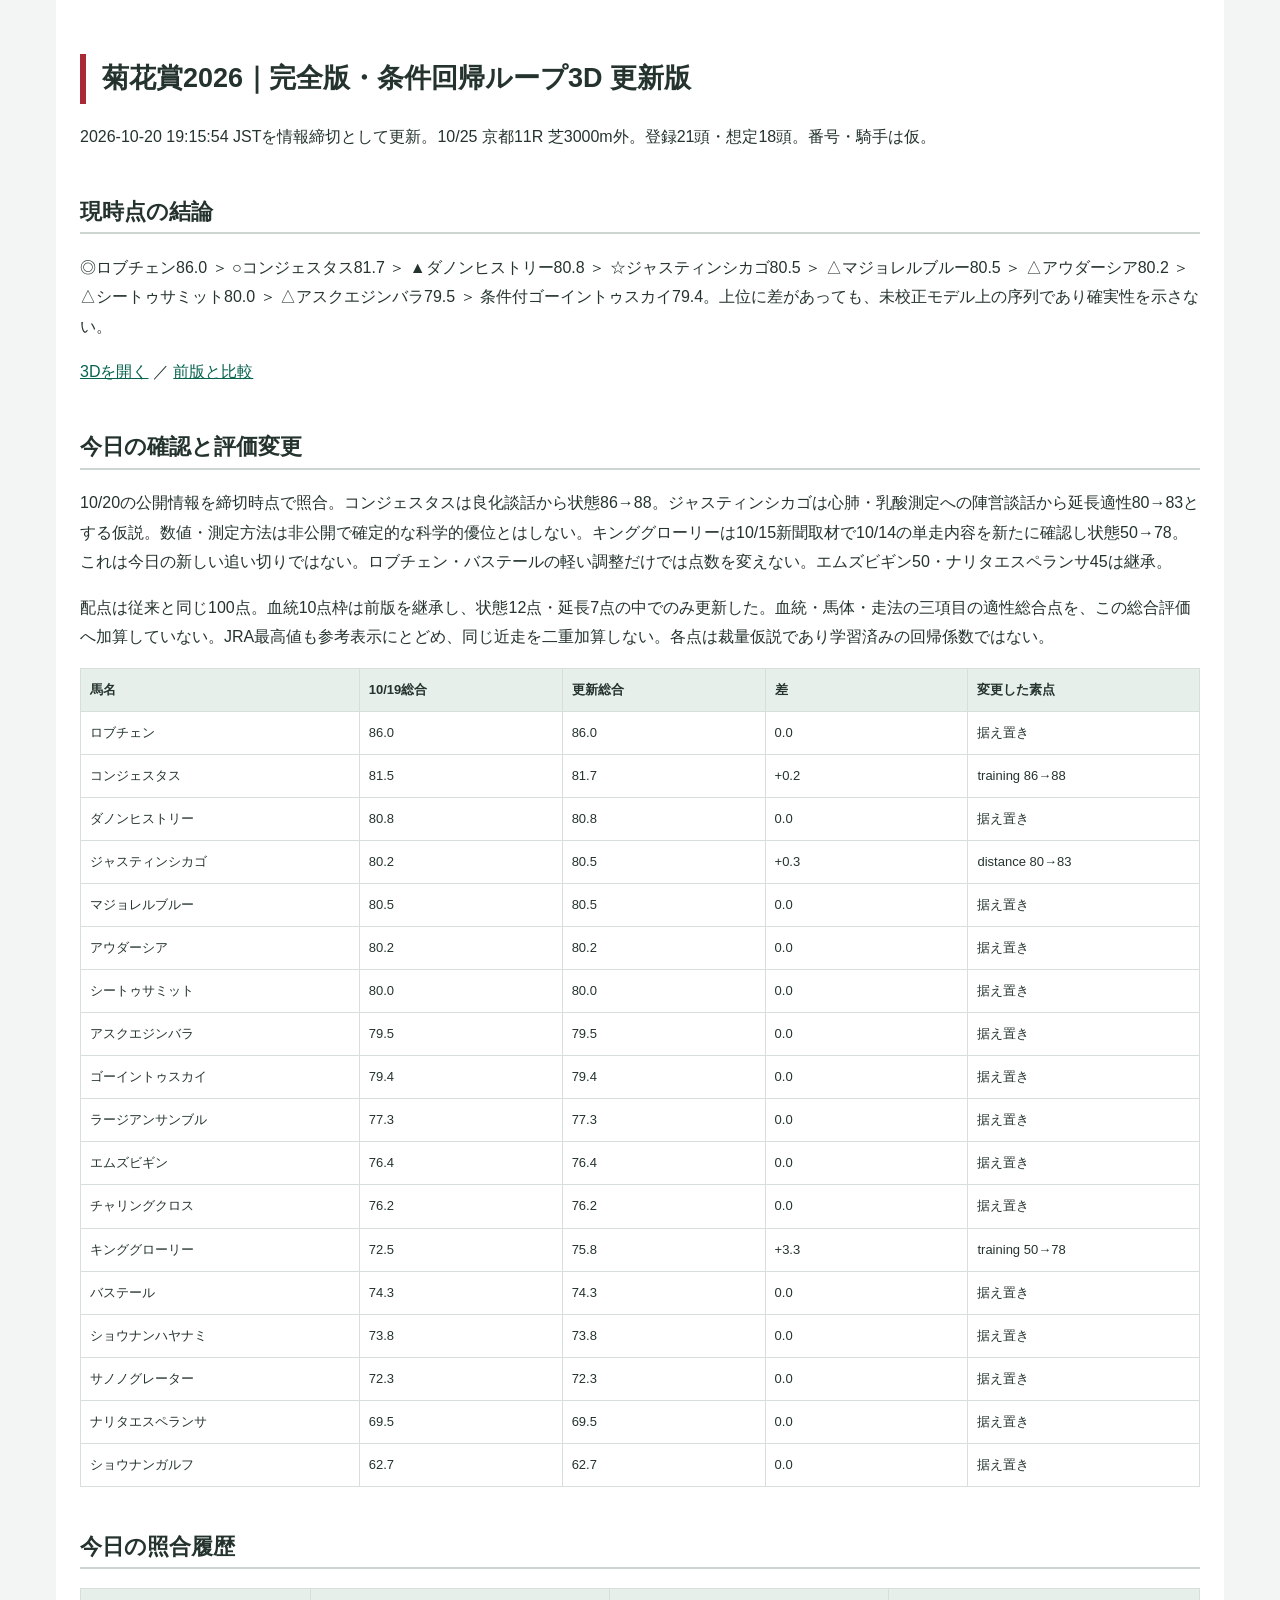
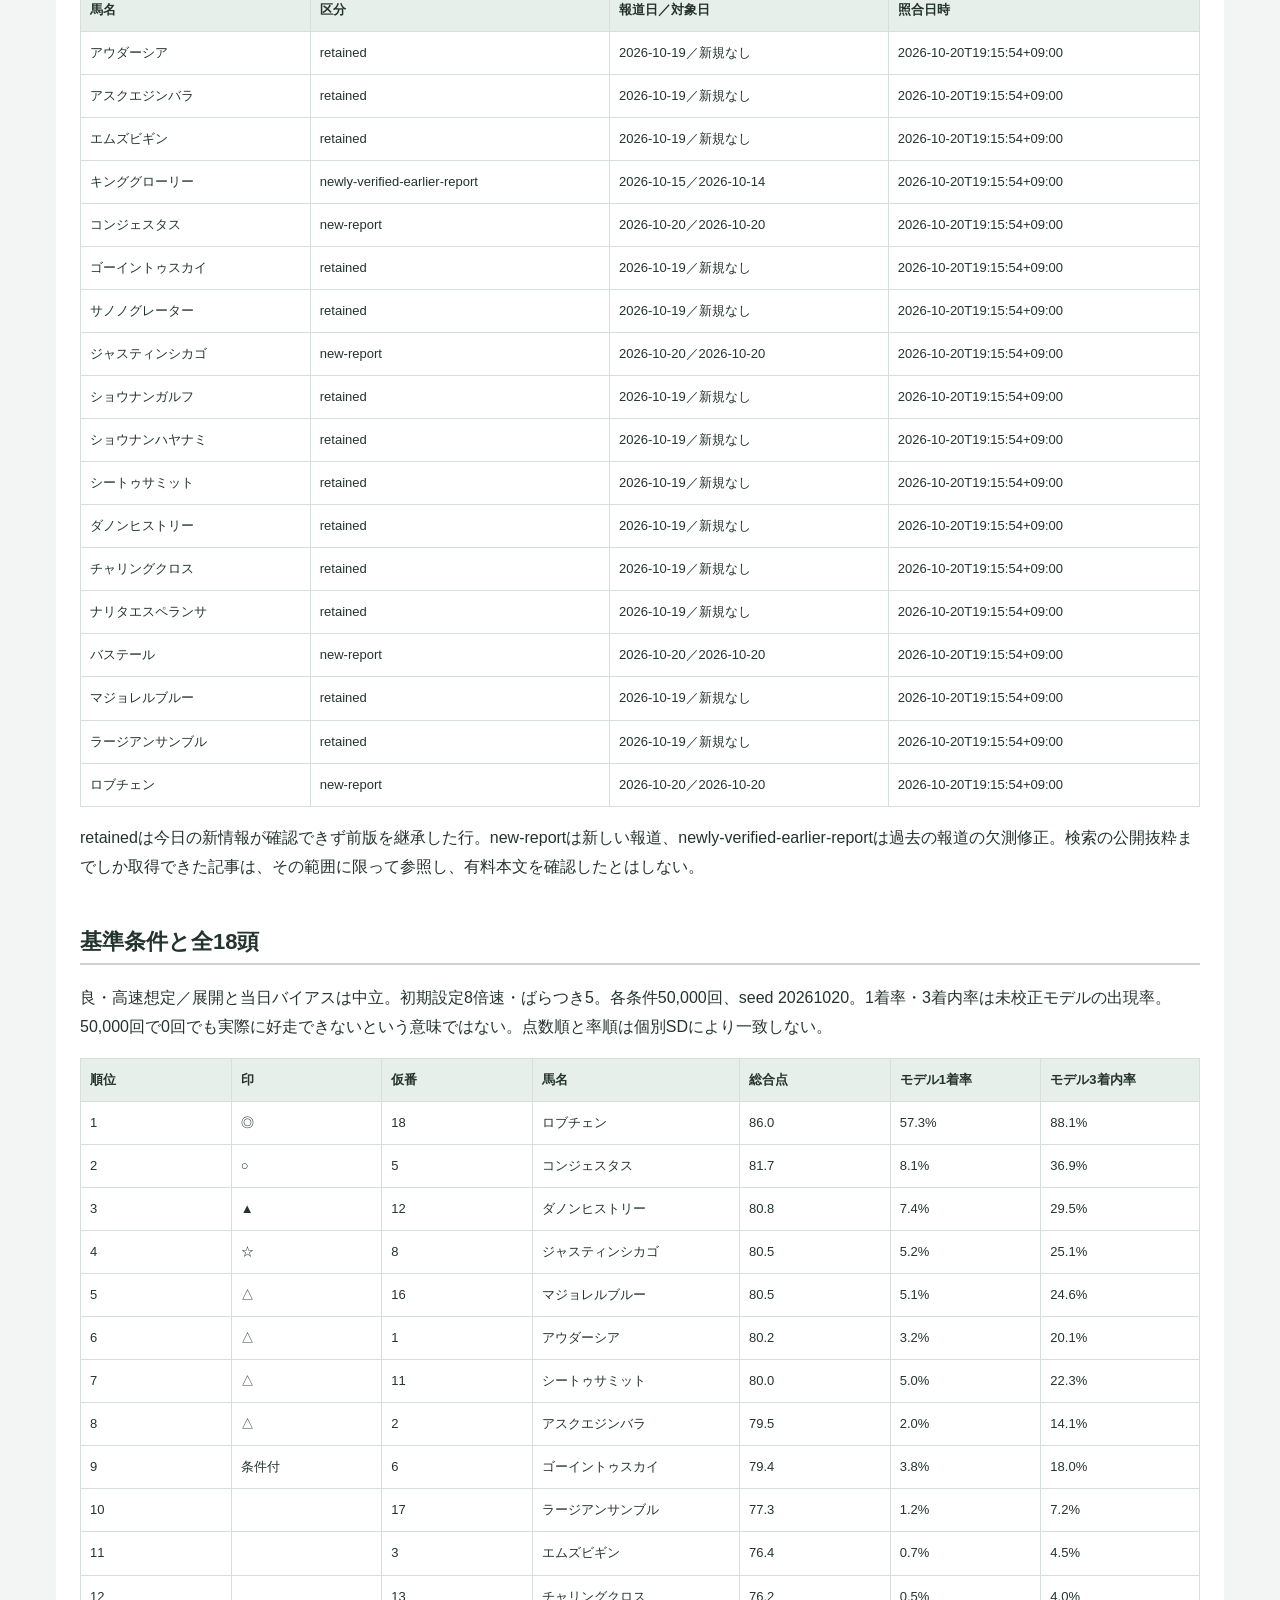
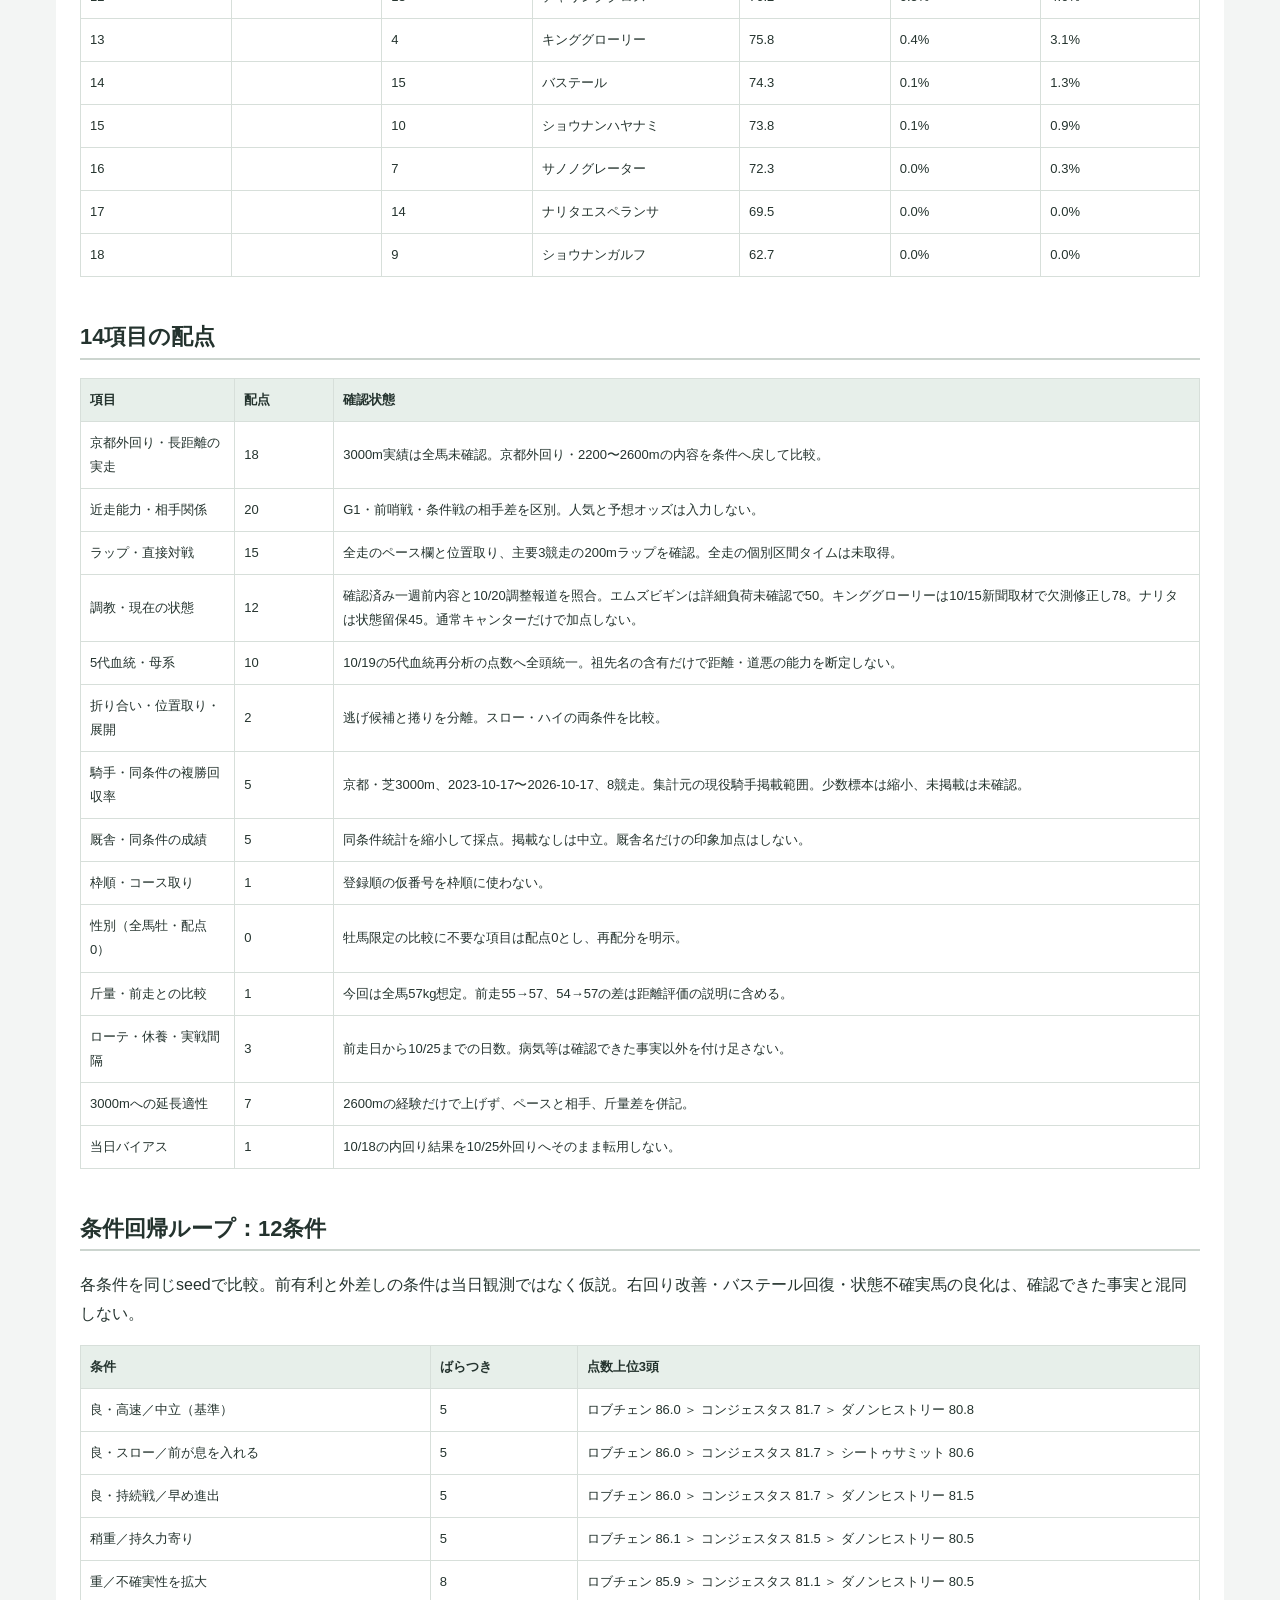
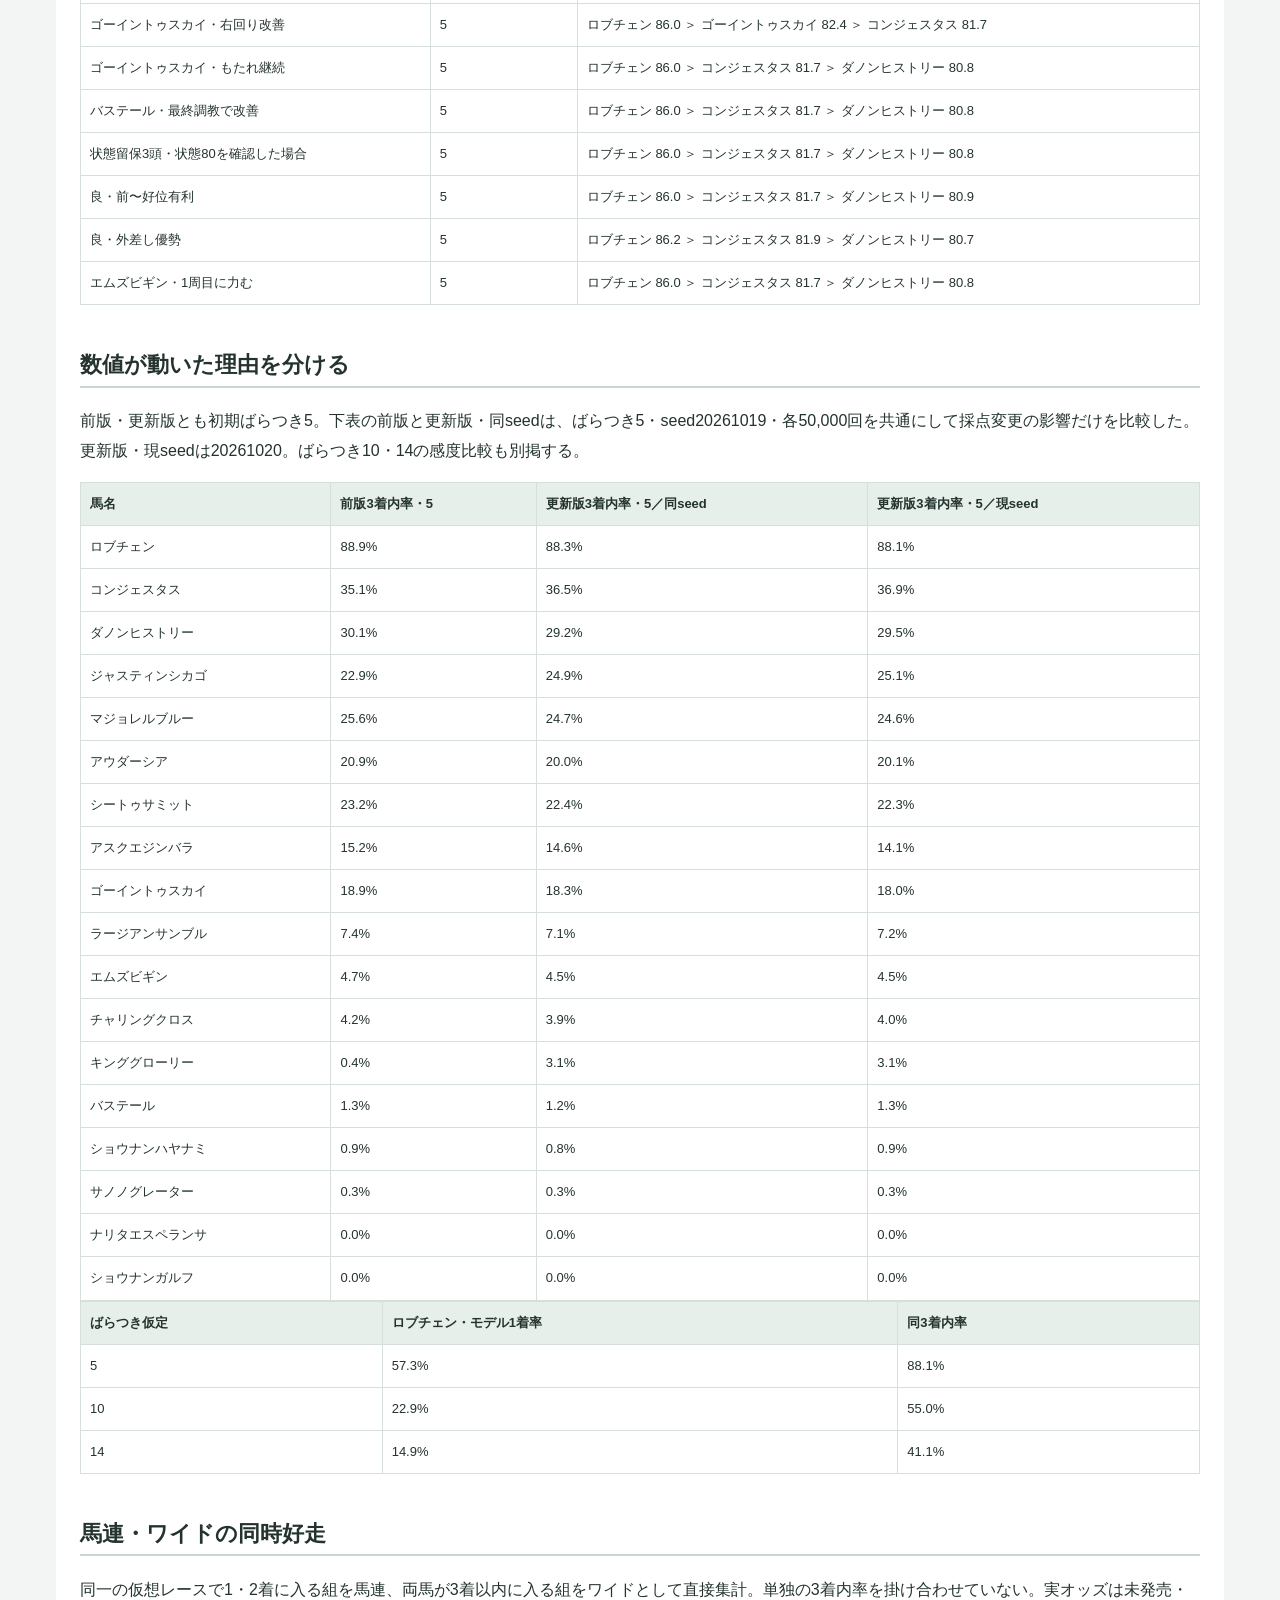
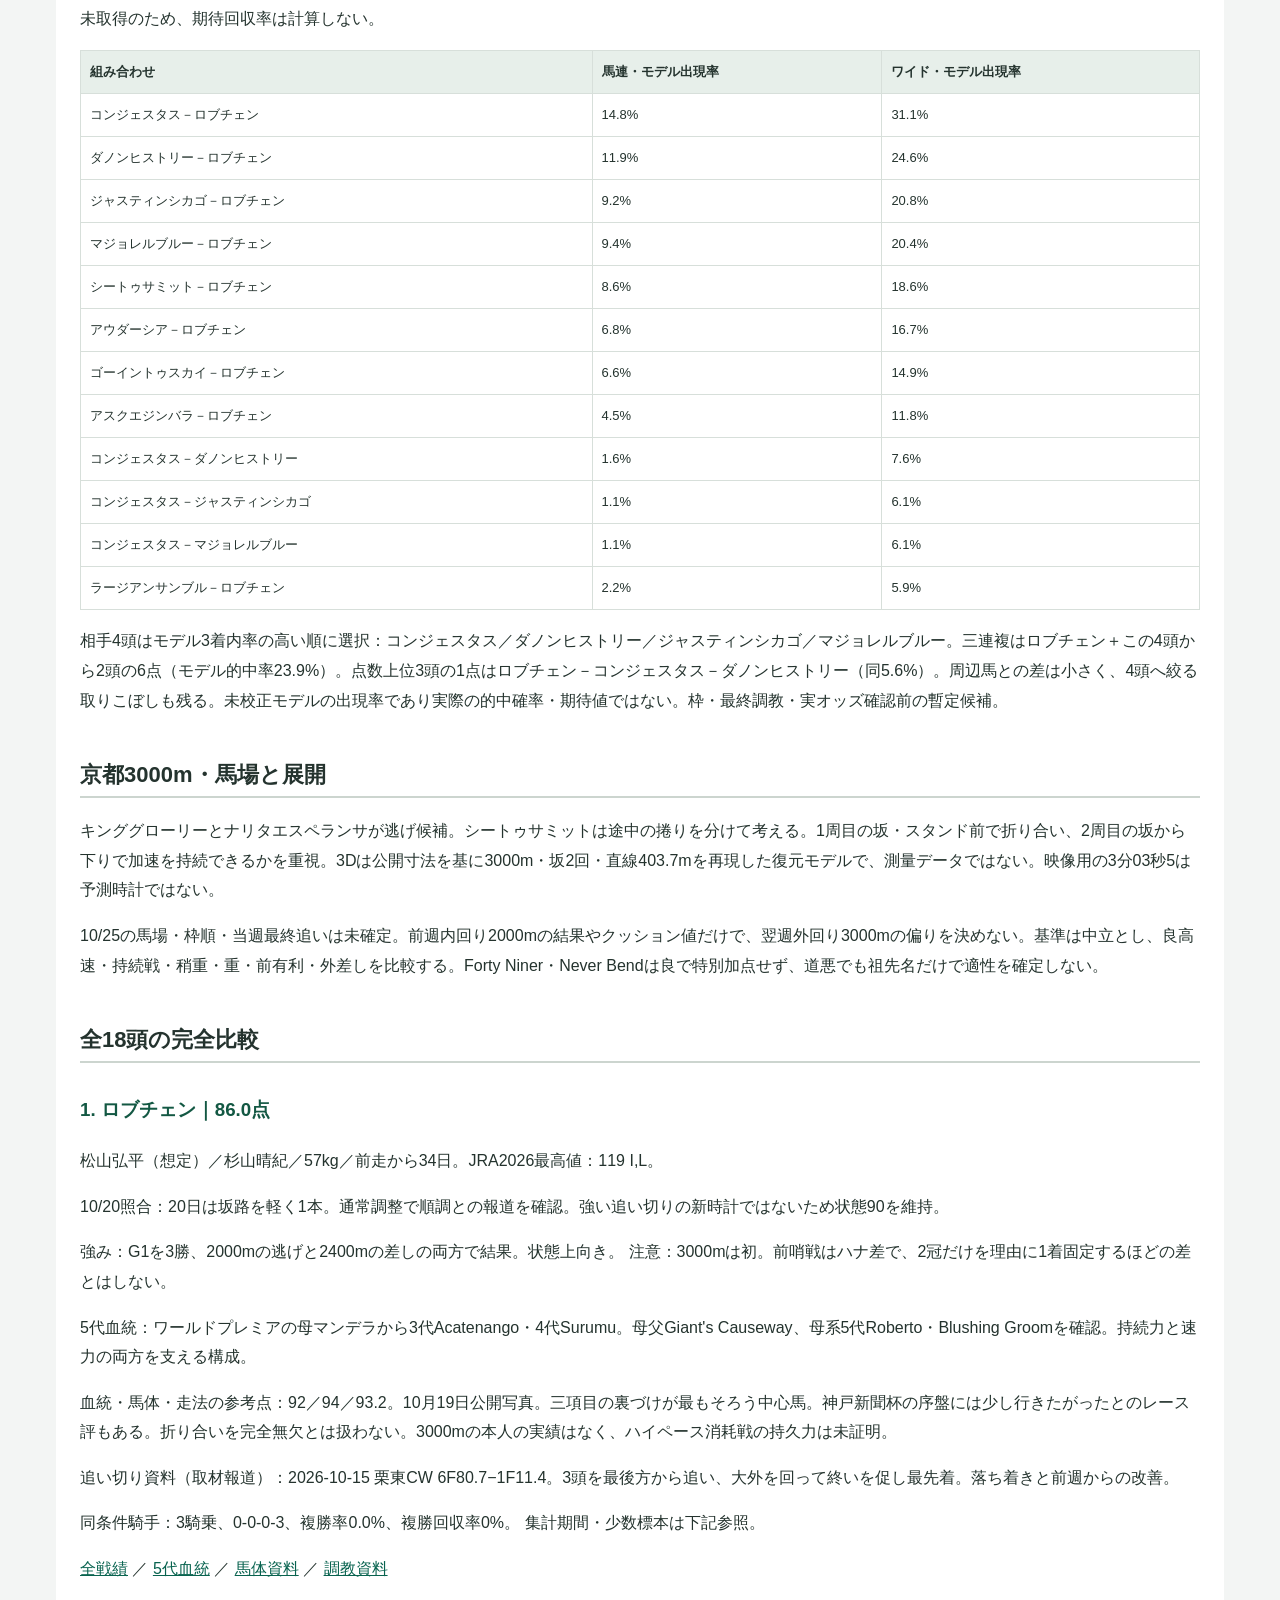
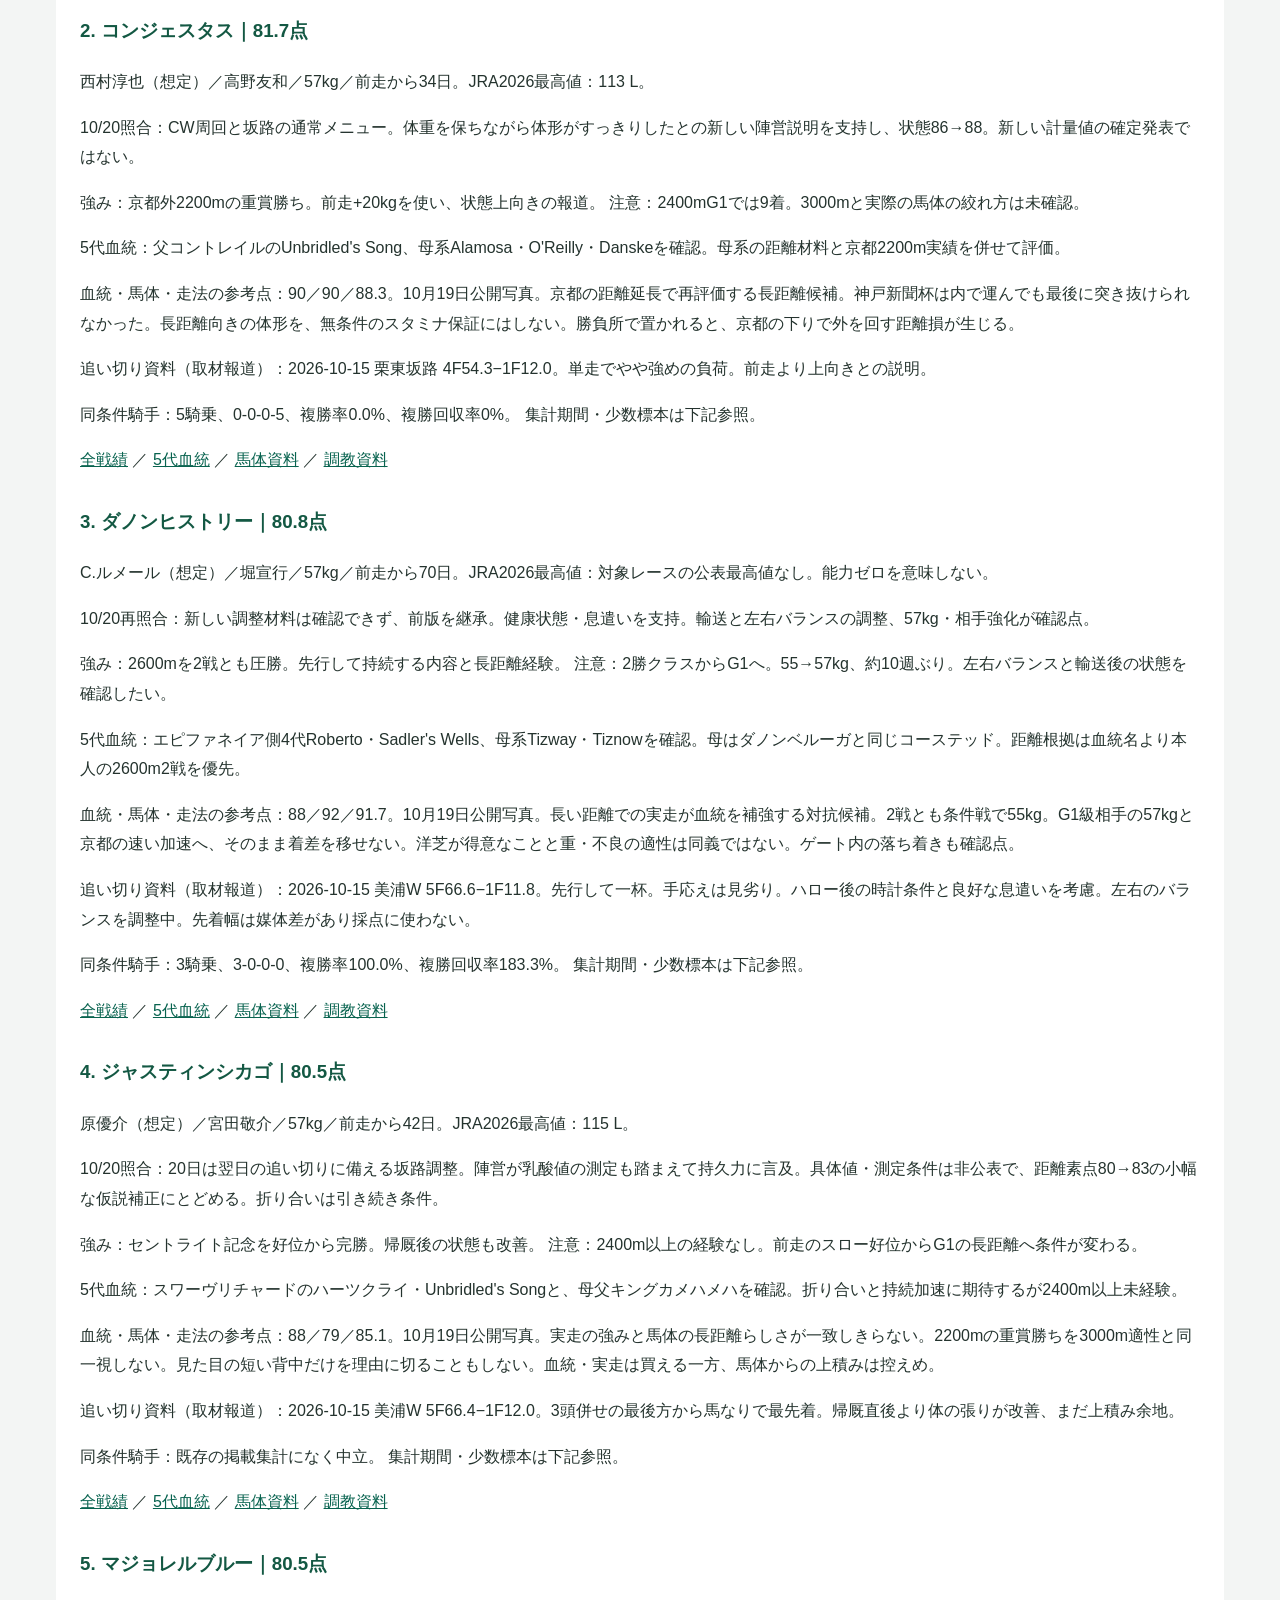
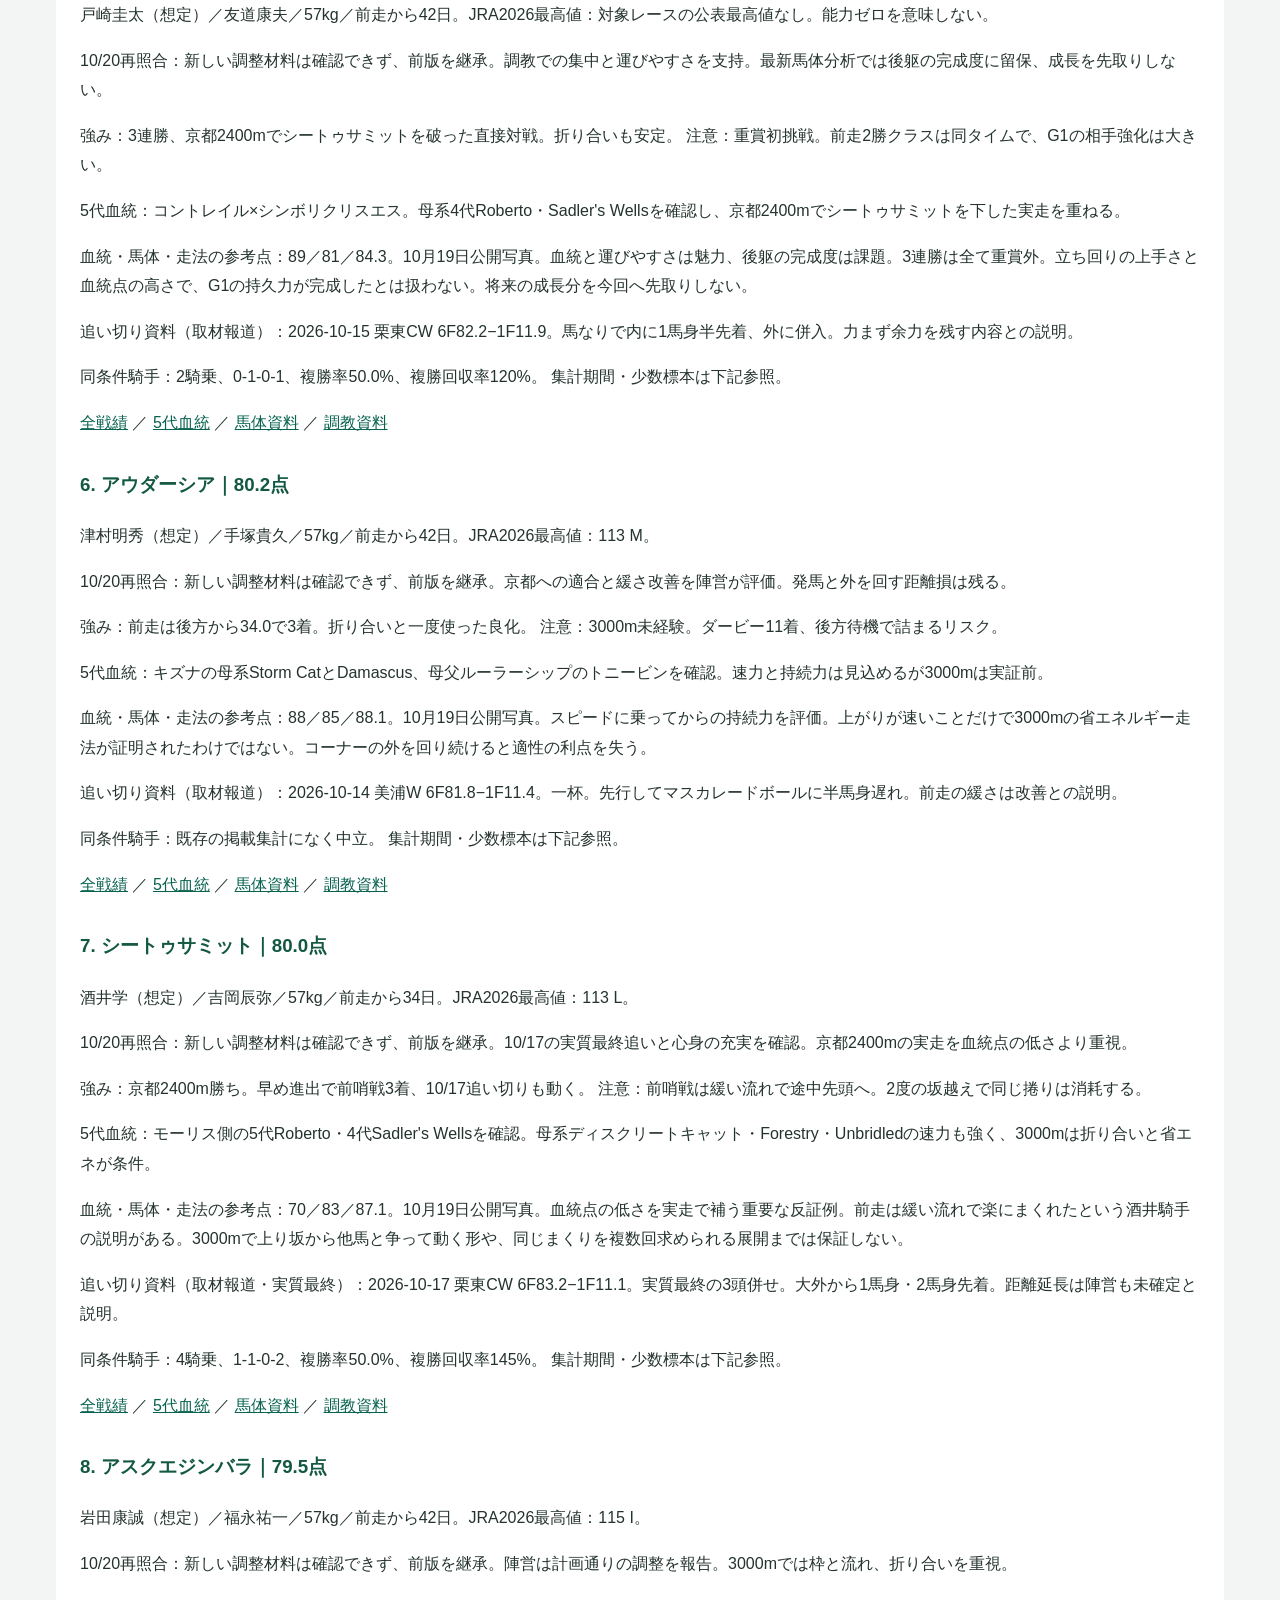
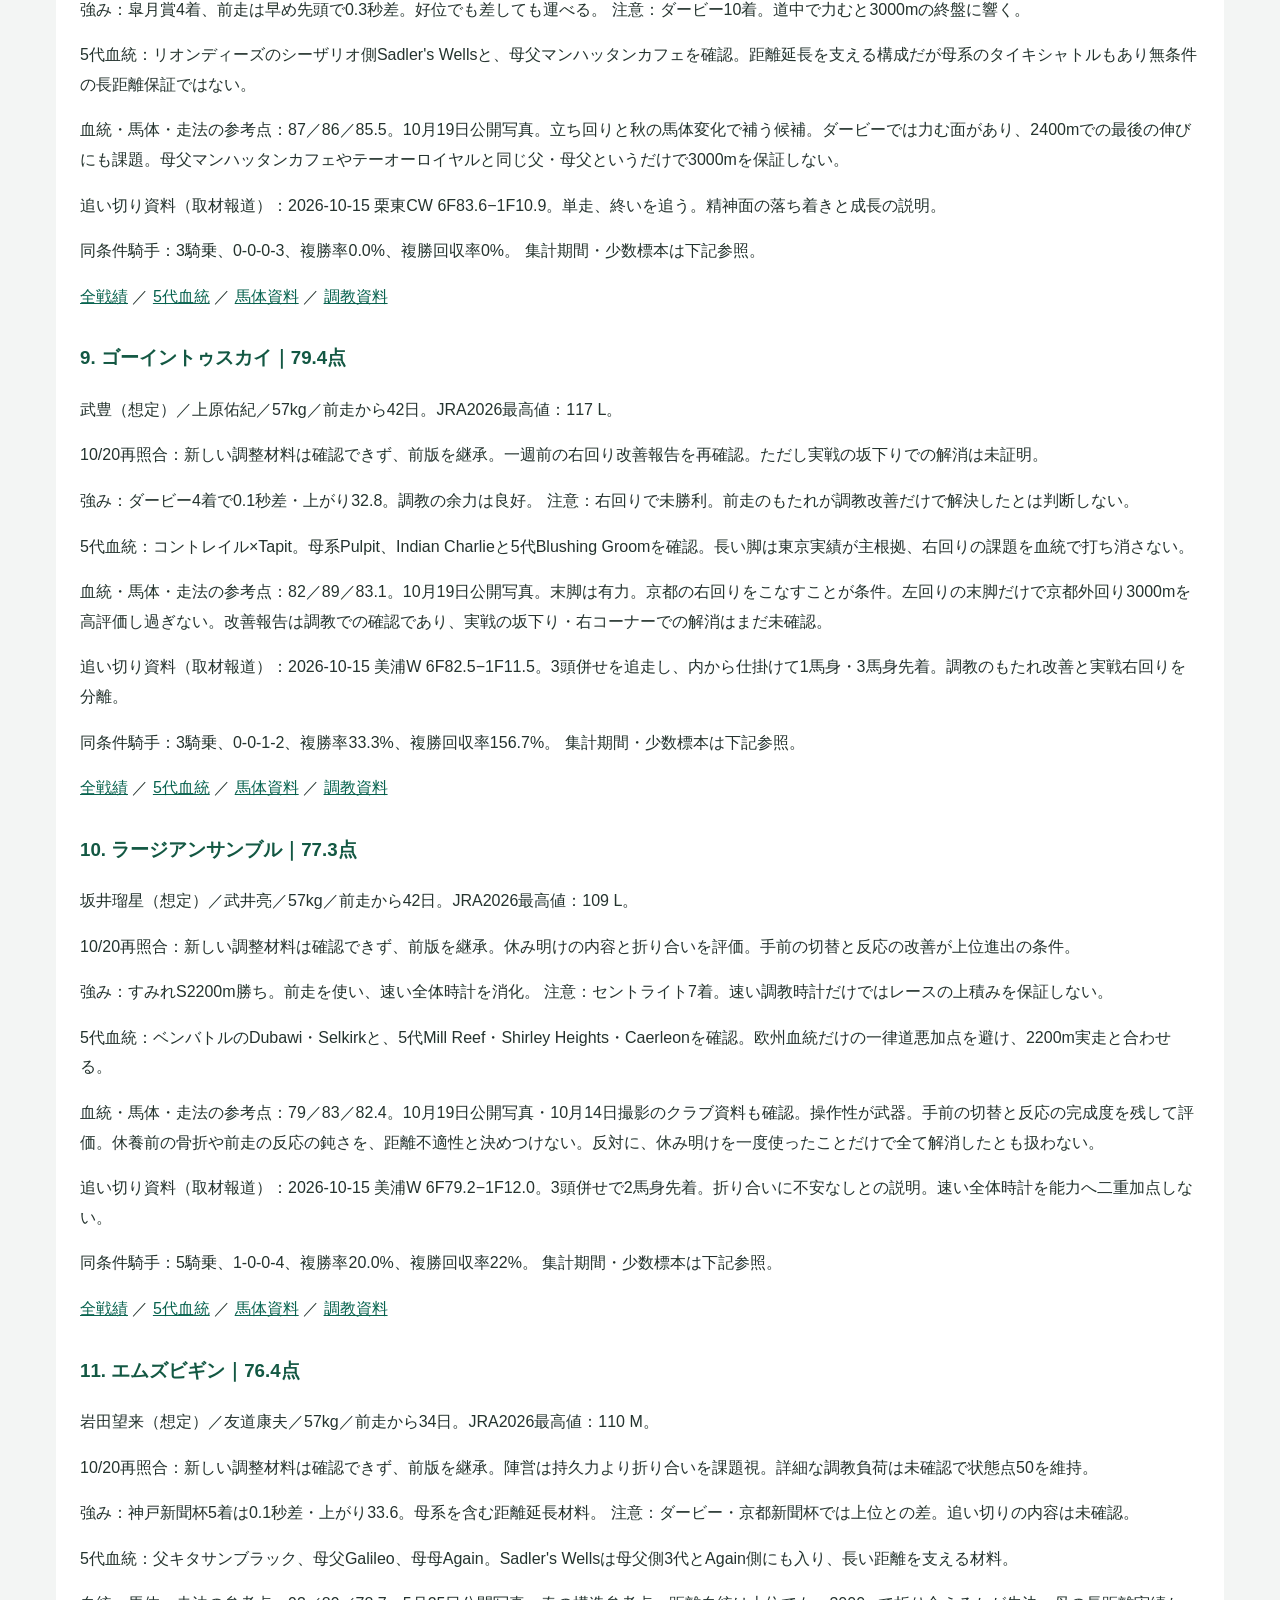
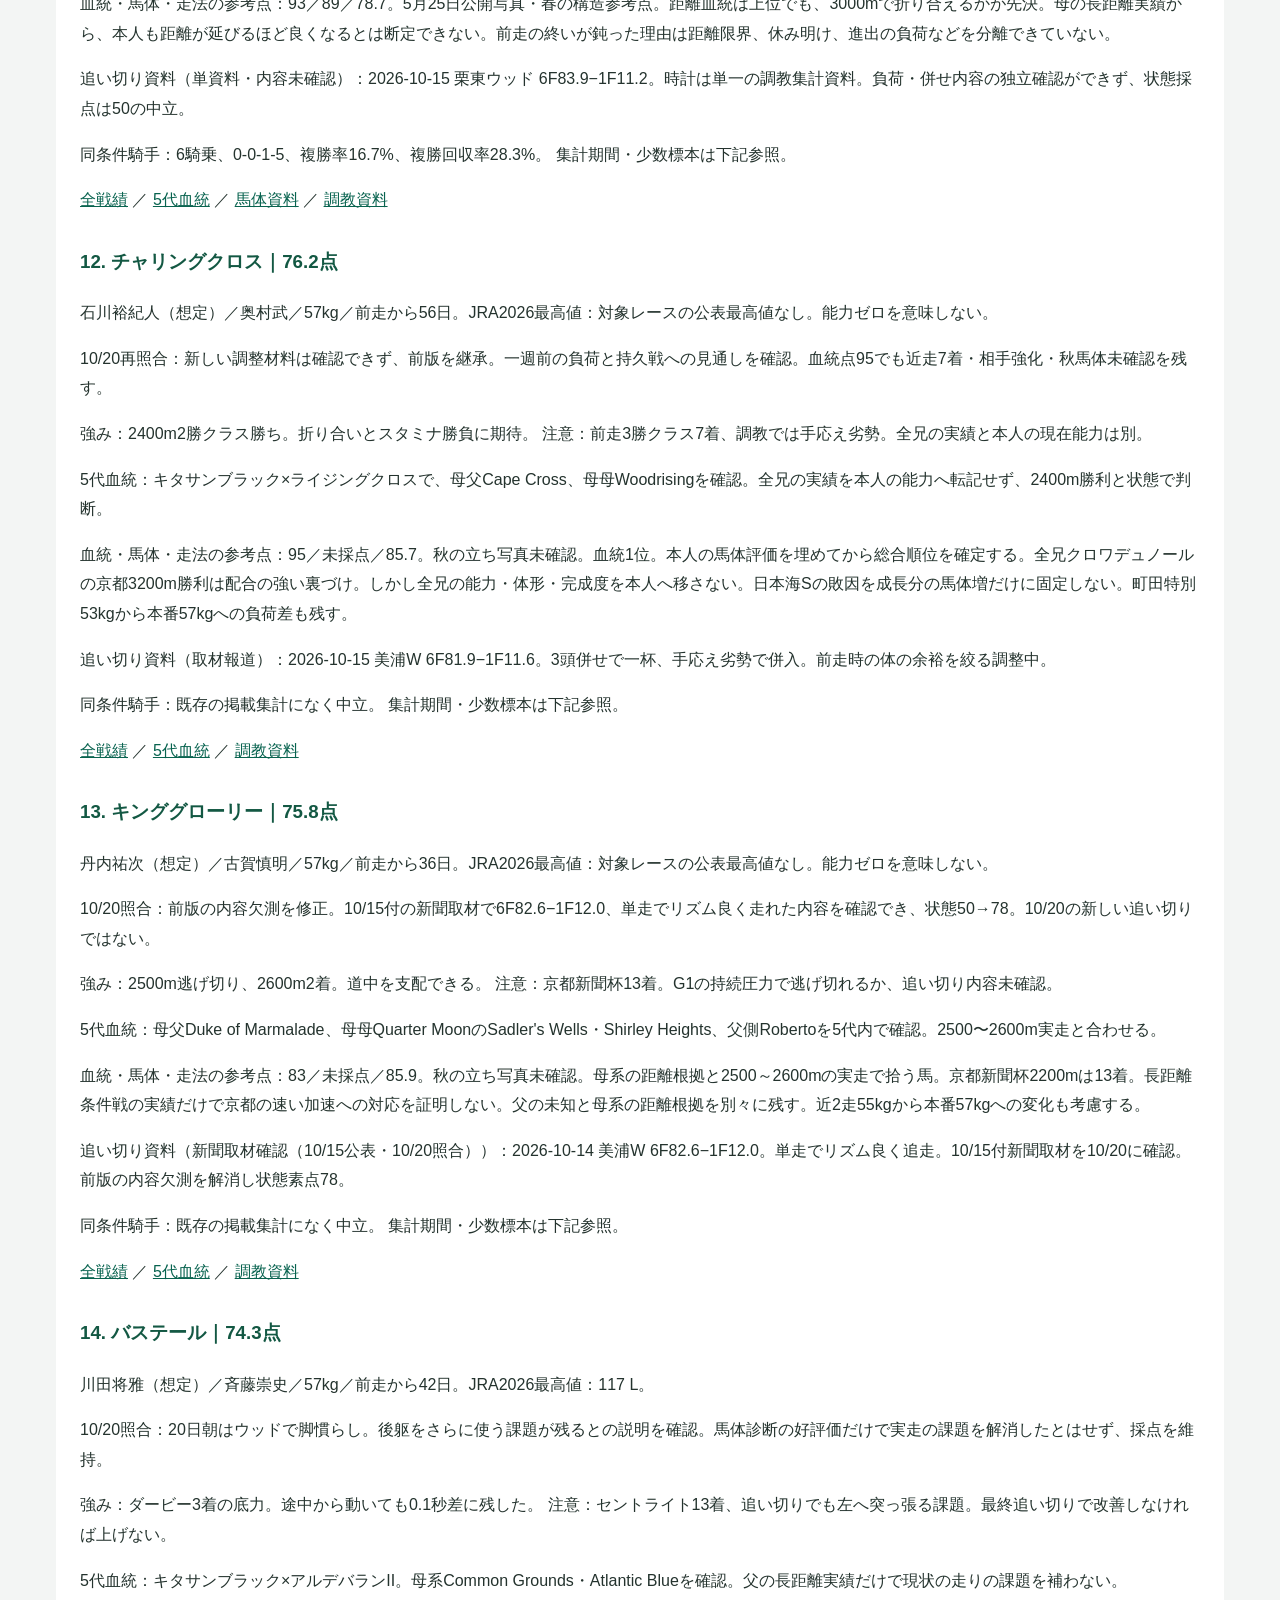
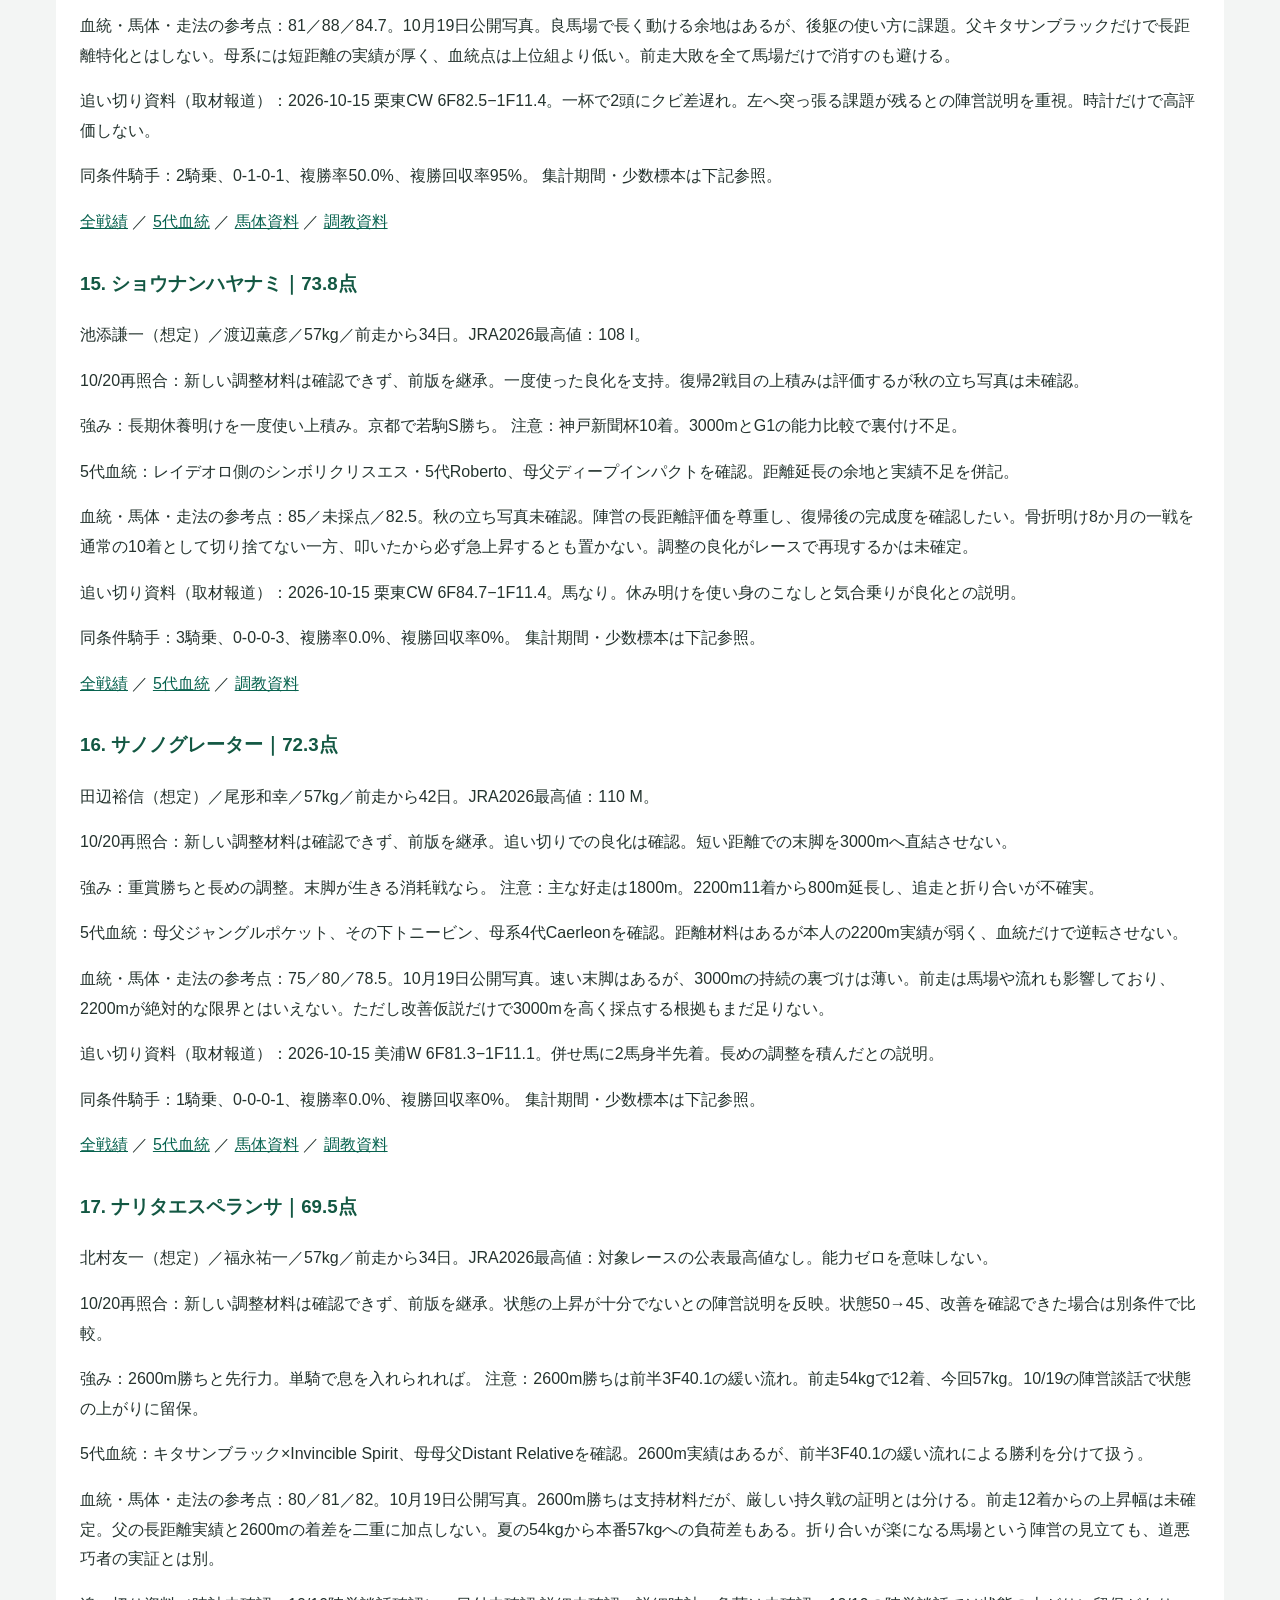
<file: race-engine/reports/kikka-2026-20261020.html>
<!doctype html><html lang="ja"><meta charset="utf-8"><meta name="viewport" content="width=device-width,initial-scale=1"><title>菊花賞2026 10-20更新・完全版</title><style>body{margin:0;background:#f3f5f4;color:#24332e;font:16px/1.85 -apple-system,BlinkMacSystemFont,"Hiragino Sans",Meiryo,sans-serif}main{max-width:1120px;margin:auto;padding:36px 24px 70px;background:white}h1{font-size:27px;border-left:6px solid #a72a36;padding-left:16px}h2{font-size:22px;margin-top:40px;border-bottom:2px solid #ccd5cf}h3{margin-top:30px;color:#135843}.scroll{overflow-x:auto}table{width:100%;border-collapse:collapse;font-size:13px}td,th{border:1px solid #d7dfda;padding:9px;min-width:80px}th{background:#e7efea;text-align:left}a{color:#08634f}@media(max-width:600px){main{padding:22px 16px}h1{font-size:24px}table{min-width:640px}}@media print{.scroll{overflow:visible}table{min-width:0}h2,h3{break-after:avoid}}</style><main><h1>菊花賞2026｜完全版・条件回帰ループ3D 更新版</h1>
<p>2026-10-20 19:15:54 JSTを情報締切として更新。10/25 京都11R 芝3000m外。登録21頭・想定18頭。番号・騎手は仮。</p>
<h2>現時点の結論</h2>
<p>◎ロブチェン86.0 ＞ ○コンジェスタス81.7 ＞ ▲ダノンヒストリー80.8 ＞ ☆ジャスティンシカゴ80.5 ＞ △マジョレルブルー80.5 ＞ △アウダーシア80.2 ＞ △シートゥサミット80.0 ＞ △アスクエジンバラ79.5 ＞ 条件付ゴーイントゥスカイ79.4。上位に差があっても、未校正モデル上の序列であり確実性を示さない。</p>
<p><a href="https://sudaakira.github.io/ainews/race-engine/?race=kikka-2026&amp;replay=20261020" target="_blank" rel="noopener">3Dを開く</a> ／ <a href="./kikka-2026-20261019.html" target="_blank" rel="noopener">前版と比較</a></p>
<h2>今日の確認と評価変更</h2>
<p>10/20の公開情報を締切時点で照合。コンジェスタスは良化談話から状態86→88。ジャスティンシカゴは心肺・乳酸測定への陣営談話から延長適性80→83とする仮説。数値・測定方法は非公開で確定的な科学的優位とはしない。キンググローリーは10/15新聞取材で10/14の単走内容を新たに確認し状態50→78。これは今日の新しい追い切りではない。ロブチェン・バステールの軽い調整だけでは点数を変えない。エムズビギン50・ナリタエスペランサ45は継承。</p>
<p>配点は従来と同じ100点。血統10点枠は前版を継承し、状態12点・延長7点の中でのみ更新した。血統・馬体・走法の三項目の適性総合点を、この総合評価へ加算していない。JRA最高値も参考表示にとどめ、同じ近走を二重加算しない。各点は裁量仮説であり学習済みの回帰係数ではない。</p>
<div class="scroll"><table><tr><th>馬名</th><th>10/19総合</th><th>更新総合</th><th>差</th><th>変更した素点</th></tr><tr><td>ロブチェン</td><td>86.0</td><td>86.0</td><td>0.0</td><td>据え置き</td></tr><tr><td>コンジェスタス</td><td>81.5</td><td>81.7</td><td>+0.2</td><td>training 86→88</td></tr><tr><td>ダノンヒストリー</td><td>80.8</td><td>80.8</td><td>0.0</td><td>据え置き</td></tr><tr><td>ジャスティンシカゴ</td><td>80.2</td><td>80.5</td><td>+0.3</td><td>distance 80→83</td></tr><tr><td>マジョレルブルー</td><td>80.5</td><td>80.5</td><td>0.0</td><td>据え置き</td></tr><tr><td>アウダーシア</td><td>80.2</td><td>80.2</td><td>0.0</td><td>据え置き</td></tr><tr><td>シートゥサミット</td><td>80.0</td><td>80.0</td><td>0.0</td><td>据え置き</td></tr><tr><td>アスクエジンバラ</td><td>79.5</td><td>79.5</td><td>0.0</td><td>据え置き</td></tr><tr><td>ゴーイントゥスカイ</td><td>79.4</td><td>79.4</td><td>0.0</td><td>据え置き</td></tr><tr><td>ラージアンサンブル</td><td>77.3</td><td>77.3</td><td>0.0</td><td>据え置き</td></tr><tr><td>エムズビギン</td><td>76.4</td><td>76.4</td><td>0.0</td><td>据え置き</td></tr><tr><td>チャリングクロス</td><td>76.2</td><td>76.2</td><td>0.0</td><td>据え置き</td></tr><tr><td>キンググローリー</td><td>72.5</td><td>75.8</td><td>+3.3</td><td>training 50→78</td></tr><tr><td>バステール</td><td>74.3</td><td>74.3</td><td>0.0</td><td>据え置き</td></tr><tr><td>ショウナンハヤナミ</td><td>73.8</td><td>73.8</td><td>0.0</td><td>据え置き</td></tr><tr><td>サノノグレーター</td><td>72.3</td><td>72.3</td><td>0.0</td><td>据え置き</td></tr><tr><td>ナリタエスペランサ</td><td>69.5</td><td>69.5</td><td>0.0</td><td>据え置き</td></tr><tr><td>ショウナンガルフ</td><td>62.7</td><td>62.7</td><td>0.0</td><td>据え置き</td></tr></table></div>
<h2>今日の照合履歴</h2>
<div class="scroll"><table><tr><th>馬名</th><th>区分</th><th>報道日／対象日</th><th>照合日時</th></tr><tr><td>アウダーシア</td><td>retained</td><td>2026-10-19／新規なし</td><td>2026-10-20T19:15:54+09:00</td></tr><tr><td>アスクエジンバラ</td><td>retained</td><td>2026-10-19／新規なし</td><td>2026-10-20T19:15:54+09:00</td></tr><tr><td>エムズビギン</td><td>retained</td><td>2026-10-19／新規なし</td><td>2026-10-20T19:15:54+09:00</td></tr><tr><td>キンググローリー</td><td>newly-verified-earlier-report</td><td>2026-10-15／2026-10-14</td><td>2026-10-20T19:15:54+09:00</td></tr><tr><td>コンジェスタス</td><td>new-report</td><td>2026-10-20／2026-10-20</td><td>2026-10-20T19:15:54+09:00</td></tr><tr><td>ゴーイントゥスカイ</td><td>retained</td><td>2026-10-19／新規なし</td><td>2026-10-20T19:15:54+09:00</td></tr><tr><td>サノノグレーター</td><td>retained</td><td>2026-10-19／新規なし</td><td>2026-10-20T19:15:54+09:00</td></tr><tr><td>ジャスティンシカゴ</td><td>new-report</td><td>2026-10-20／2026-10-20</td><td>2026-10-20T19:15:54+09:00</td></tr><tr><td>ショウナンガルフ</td><td>retained</td><td>2026-10-19／新規なし</td><td>2026-10-20T19:15:54+09:00</td></tr><tr><td>ショウナンハヤナミ</td><td>retained</td><td>2026-10-19／新規なし</td><td>2026-10-20T19:15:54+09:00</td></tr><tr><td>シートゥサミット</td><td>retained</td><td>2026-10-19／新規なし</td><td>2026-10-20T19:15:54+09:00</td></tr><tr><td>ダノンヒストリー</td><td>retained</td><td>2026-10-19／新規なし</td><td>2026-10-20T19:15:54+09:00</td></tr><tr><td>チャリングクロス</td><td>retained</td><td>2026-10-19／新規なし</td><td>2026-10-20T19:15:54+09:00</td></tr><tr><td>ナリタエスペランサ</td><td>retained</td><td>2026-10-19／新規なし</td><td>2026-10-20T19:15:54+09:00</td></tr><tr><td>バステール</td><td>new-report</td><td>2026-10-20／2026-10-20</td><td>2026-10-20T19:15:54+09:00</td></tr><tr><td>マジョレルブルー</td><td>retained</td><td>2026-10-19／新規なし</td><td>2026-10-20T19:15:54+09:00</td></tr><tr><td>ラージアンサンブル</td><td>retained</td><td>2026-10-19／新規なし</td><td>2026-10-20T19:15:54+09:00</td></tr><tr><td>ロブチェン</td><td>new-report</td><td>2026-10-20／2026-10-20</td><td>2026-10-20T19:15:54+09:00</td></tr></table></div>
<p>retainedは今日の新情報が確認できず前版を継承した行。new-reportは新しい報道、newly-verified-earlier-reportは過去の報道の欠測修正。検索の公開抜粋までしか取得できた記事は、その範囲に限って参照し、有料本文を確認したとはしない。</p>
<h2>基準条件と全18頭</h2>
<p>良・高速想定／展開と当日バイアスは中立。初期設定8倍速・ばらつき5。各条件50,000回、seed 20261020。1着率・3着内率は未校正モデルの出現率。50,000回で0回でも実際に好走できないという意味ではない。点数順と率順は個別SDにより一致しない。</p>
<div class="scroll"><table><tr><th>順位</th><th>印</th><th>仮番</th><th>馬名</th><th>総合点</th><th>モデル1着率</th><th>モデル3着内率</th></tr><tr><td>1</td><td>◎</td><td>18</td><td>ロブチェン</td><td>86.0</td><td>57.3%</td><td>88.1%</td></tr><tr><td>2</td><td>○</td><td>5</td><td>コンジェスタス</td><td>81.7</td><td>8.1%</td><td>36.9%</td></tr><tr><td>3</td><td>▲</td><td>12</td><td>ダノンヒストリー</td><td>80.8</td><td>7.4%</td><td>29.5%</td></tr><tr><td>4</td><td>☆</td><td>8</td><td>ジャスティンシカゴ</td><td>80.5</td><td>5.2%</td><td>25.1%</td></tr><tr><td>5</td><td>△</td><td>16</td><td>マジョレルブルー</td><td>80.5</td><td>5.1%</td><td>24.6%</td></tr><tr><td>6</td><td>△</td><td>1</td><td>アウダーシア</td><td>80.2</td><td>3.2%</td><td>20.1%</td></tr><tr><td>7</td><td>△</td><td>11</td><td>シートゥサミット</td><td>80.0</td><td>5.0%</td><td>22.3%</td></tr><tr><td>8</td><td>△</td><td>2</td><td>アスクエジンバラ</td><td>79.5</td><td>2.0%</td><td>14.1%</td></tr><tr><td>9</td><td>条件付</td><td>6</td><td>ゴーイントゥスカイ</td><td>79.4</td><td>3.8%</td><td>18.0%</td></tr><tr><td>10</td><td></td><td>17</td><td>ラージアンサンブル</td><td>77.3</td><td>1.2%</td><td>7.2%</td></tr><tr><td>11</td><td></td><td>3</td><td>エムズビギン</td><td>76.4</td><td>0.7%</td><td>4.5%</td></tr><tr><td>12</td><td></td><td>13</td><td>チャリングクロス</td><td>76.2</td><td>0.5%</td><td>4.0%</td></tr><tr><td>13</td><td></td><td>4</td><td>キンググローリー</td><td>75.8</td><td>0.4%</td><td>3.1%</td></tr><tr><td>14</td><td></td><td>15</td><td>バステール</td><td>74.3</td><td>0.1%</td><td>1.3%</td></tr><tr><td>15</td><td></td><td>10</td><td>ショウナンハヤナミ</td><td>73.8</td><td>0.1%</td><td>0.9%</td></tr><tr><td>16</td><td></td><td>7</td><td>サノノグレーター</td><td>72.3</td><td>0.0%</td><td>0.3%</td></tr><tr><td>17</td><td></td><td>14</td><td>ナリタエスペランサ</td><td>69.5</td><td>0.0%</td><td>0.0%</td></tr><tr><td>18</td><td></td><td>9</td><td>ショウナンガルフ</td><td>62.7</td><td>0.0%</td><td>0.0%</td></tr></table></div>
<h2>14項目の配点</h2>
<div class="scroll"><table><tr><th>項目</th><th>配点</th><th>確認状態</th></tr><tr><td>京都外回り・長距離の実走</td><td>18</td><td>3000m実績は全馬未確認。京都外回り・2200〜2600mの内容を条件へ戻して比較。</td></tr><tr><td>近走能力・相手関係</td><td>20</td><td>G1・前哨戦・条件戦の相手差を区別。人気と予想オッズは入力しない。</td></tr><tr><td>ラップ・直接対戦</td><td>15</td><td>全走のペース欄と位置取り、主要3競走の200mラップを確認。全走の個別区間タイムは未取得。</td></tr><tr><td>調教・現在の状態</td><td>12</td><td>確認済み一週前内容と10/20調整報道を照合。エムズビギンは詳細負荷未確認で50。キンググローリーは10/15新聞取材で欠測修正し78。ナリタは状態留保45。通常キャンターだけで加点しない。</td></tr><tr><td>5代血統・母系</td><td>10</td><td>10/19の5代血統再分析の点数へ全頭統一。祖先名の含有だけで距離・道悪の能力を断定しない。</td></tr><tr><td>折り合い・位置取り・展開</td><td>2</td><td>逃げ候補と捲りを分離。スロー・ハイの両条件を比較。</td></tr><tr><td>騎手・同条件の複勝回収率</td><td>5</td><td>京都・芝3000m、2023-10-17〜2026-10-17、8競走。集計元の現役騎手掲載範囲。少数標本は縮小、未掲載は未確認。</td></tr><tr><td>厩舎・同条件の成績</td><td>5</td><td>同条件統計を縮小して採点。掲載なしは中立。厩舎名だけの印象加点はしない。</td></tr><tr><td>枠順・コース取り</td><td>1</td><td>登録順の仮番号を枠順に使わない。</td></tr><tr><td>性別（全馬牡・配点0）</td><td>0</td><td>牡馬限定の比較に不要な項目は配点0とし、再配分を明示。</td></tr><tr><td>斤量・前走との比較</td><td>1</td><td>今回は全馬57kg想定。前走55→57、54→57の差は距離評価の説明に含める。</td></tr><tr><td>ローテ・休養・実戦間隔</td><td>3</td><td>前走日から10/25までの日数。病気等は確認できた事実以外を付け足さない。</td></tr><tr><td>3000mへの延長適性</td><td>7</td><td>2600mの経験だけで上げず、ペースと相手、斤量差を併記。</td></tr><tr><td>当日バイアス</td><td>1</td><td>10/18の内回り結果を10/25外回りへそのまま転用しない。</td></tr></table></div>
<h2>条件回帰ループ：12条件</h2>
<p>各条件を同じseedで比較。前有利と外差しの条件は当日観測ではなく仮説。右回り改善・バステール回復・状態不確実馬の良化は、確認できた事実と混同しない。</p>
<div class="scroll"><table><tr><th>条件</th><th>ばらつき</th><th>点数上位3頭</th></tr><tr><td>良・高速／中立（基準）</td><td>5</td><td>ロブチェン 86.0 ＞ コンジェスタス 81.7 ＞ ダノンヒストリー 80.8</td></tr><tr><td>良・スロー／前が息を入れる</td><td>5</td><td>ロブチェン 86.0 ＞ コンジェスタス 81.7 ＞ シートゥサミット 80.6</td></tr><tr><td>良・持続戦／早め進出</td><td>5</td><td>ロブチェン 86.0 ＞ コンジェスタス 81.7 ＞ ダノンヒストリー 81.5</td></tr><tr><td>稍重／持久力寄り</td><td>5</td><td>ロブチェン 86.1 ＞ コンジェスタス 81.5 ＞ ダノンヒストリー 80.5</td></tr><tr><td>重／不確実性を拡大</td><td>8</td><td>ロブチェン 85.9 ＞ コンジェスタス 81.1 ＞ ダノンヒストリー 80.5</td></tr><tr><td>ゴーイントゥスカイ・右回り改善</td><td>5</td><td>ロブチェン 86.0 ＞ ゴーイントゥスカイ 82.4 ＞ コンジェスタス 81.7</td></tr><tr><td>ゴーイントゥスカイ・もたれ継続</td><td>5</td><td>ロブチェン 86.0 ＞ コンジェスタス 81.7 ＞ ダノンヒストリー 80.8</td></tr><tr><td>バステール・最終調教で改善</td><td>5</td><td>ロブチェン 86.0 ＞ コンジェスタス 81.7 ＞ ダノンヒストリー 80.8</td></tr><tr><td>状態留保3頭・状態80を確認した場合</td><td>5</td><td>ロブチェン 86.0 ＞ コンジェスタス 81.7 ＞ ダノンヒストリー 80.8</td></tr><tr><td>良・前〜好位有利</td><td>5</td><td>ロブチェン 86.0 ＞ コンジェスタス 81.7 ＞ ダノンヒストリー 80.9</td></tr><tr><td>良・外差し優勢</td><td>5</td><td>ロブチェン 86.2 ＞ コンジェスタス 81.9 ＞ ダノンヒストリー 80.7</td></tr><tr><td>エムズビギン・1周目に力む</td><td>5</td><td>ロブチェン 86.0 ＞ コンジェスタス 81.7 ＞ ダノンヒストリー 80.8</td></tr></table></div>
<h2>数値が動いた理由を分ける</h2>
<p>前版・更新版とも初期ばらつき5。下表の前版と更新版・同seedは、ばらつき5・seed20261019・各50,000回を共通にして採点変更の影響だけを比較した。更新版・現seedは20261020。ばらつき10・14の感度比較も別掲する。</p>
<div class="scroll"><table><tr><th>馬名</th><th>前版3着内率・5</th><th>更新版3着内率・5／同seed</th><th>更新版3着内率・5／現seed</th></tr><tr><td>ロブチェン</td><td>88.9%</td><td>88.3%</td><td>88.1%</td></tr><tr><td>コンジェスタス</td><td>35.1%</td><td>36.5%</td><td>36.9%</td></tr><tr><td>ダノンヒストリー</td><td>30.1%</td><td>29.2%</td><td>29.5%</td></tr><tr><td>ジャスティンシカゴ</td><td>22.9%</td><td>24.9%</td><td>25.1%</td></tr><tr><td>マジョレルブルー</td><td>25.6%</td><td>24.7%</td><td>24.6%</td></tr><tr><td>アウダーシア</td><td>20.9%</td><td>20.0%</td><td>20.1%</td></tr><tr><td>シートゥサミット</td><td>23.2%</td><td>22.4%</td><td>22.3%</td></tr><tr><td>アスクエジンバラ</td><td>15.2%</td><td>14.6%</td><td>14.1%</td></tr><tr><td>ゴーイントゥスカイ</td><td>18.9%</td><td>18.3%</td><td>18.0%</td></tr><tr><td>ラージアンサンブル</td><td>7.4%</td><td>7.1%</td><td>7.2%</td></tr><tr><td>エムズビギン</td><td>4.7%</td><td>4.5%</td><td>4.5%</td></tr><tr><td>チャリングクロス</td><td>4.2%</td><td>3.9%</td><td>4.0%</td></tr><tr><td>キンググローリー</td><td>0.4%</td><td>3.1%</td><td>3.1%</td></tr><tr><td>バステール</td><td>1.3%</td><td>1.2%</td><td>1.3%</td></tr><tr><td>ショウナンハヤナミ</td><td>0.9%</td><td>0.8%</td><td>0.9%</td></tr><tr><td>サノノグレーター</td><td>0.3%</td><td>0.3%</td><td>0.3%</td></tr><tr><td>ナリタエスペランサ</td><td>0.0%</td><td>0.0%</td><td>0.0%</td></tr><tr><td>ショウナンガルフ</td><td>0.0%</td><td>0.0%</td><td>0.0%</td></tr></table></div>
<div class="scroll"><table><tr><th>ばらつき仮定</th><th>ロブチェン・モデル1着率</th><th>同3着内率</th></tr><tr><td>5</td><td>57.3%</td><td>88.1%</td></tr><tr><td>10</td><td>22.9%</td><td>55.0%</td></tr><tr><td>14</td><td>14.9%</td><td>41.1%</td></tr></table></div>
<h2>馬連・ワイドの同時好走</h2>
<p>同一の仮想レースで1・2着に入る組を馬連、両馬が3着以内に入る組をワイドとして直接集計。単独の3着内率を掛け合わせていない。実オッズは未発売・未取得のため、期待回収率は計算しない。</p>
<div class="scroll"><table><tr><th>組み合わせ</th><th>馬連・モデル出現率</th><th>ワイド・モデル出現率</th></tr><tr><td>コンジェスタス－ロブチェン</td><td>14.8%</td><td>31.1%</td></tr><tr><td>ダノンヒストリー－ロブチェン</td><td>11.9%</td><td>24.6%</td></tr><tr><td>ジャスティンシカゴ－ロブチェン</td><td>9.2%</td><td>20.8%</td></tr><tr><td>マジョレルブルー－ロブチェン</td><td>9.4%</td><td>20.4%</td></tr><tr><td>シートゥサミット－ロブチェン</td><td>8.6%</td><td>18.6%</td></tr><tr><td>アウダーシア－ロブチェン</td><td>6.8%</td><td>16.7%</td></tr><tr><td>ゴーイントゥスカイ－ロブチェン</td><td>6.6%</td><td>14.9%</td></tr><tr><td>アスクエジンバラ－ロブチェン</td><td>4.5%</td><td>11.8%</td></tr><tr><td>コンジェスタス－ダノンヒストリー</td><td>1.6%</td><td>7.6%</td></tr><tr><td>コンジェスタス－ジャスティンシカゴ</td><td>1.1%</td><td>6.1%</td></tr><tr><td>コンジェスタス－マジョレルブルー</td><td>1.1%</td><td>6.1%</td></tr><tr><td>ラージアンサンブル－ロブチェン</td><td>2.2%</td><td>5.9%</td></tr></table></div>
<p>相手4頭はモデル3着内率の高い順に選択：コンジェスタス／ダノンヒストリー／ジャスティンシカゴ／マジョレルブルー。三連複はロブチェン＋この4頭から2頭の6点（モデル的中率23.9%）。点数上位3頭の1点はロブチェン－コンジェスタス－ダノンヒストリー（同5.6%）。周辺馬との差は小さく、4頭へ絞る取りこぼしも残る。未校正モデルの出現率であり実際の的中確率・期待値ではない。枠・最終調教・実オッズ確認前の暫定候補。</p>
<h2>京都3000m・馬場と展開</h2>
<p>キンググローリーとナリタエスペランサが逃げ候補。シートゥサミットは途中の捲りを分けて考える。1周目の坂・スタンド前で折り合い、2周目の坂から下りで加速を持続できるかを重視。3Dは公開寸法を基に3000m・坂2回・直線403.7mを再現した復元モデルで、測量データではない。映像用の3分03秒5は予測時計ではない。</p>
<p>10/25の馬場・枠順・当週最終追いは未確定。前週内回り2000mの結果やクッション値だけで、翌週外回り3000mの偏りを決めない。基準は中立とし、良高速・持続戦・稍重・重・前有利・外差しを比較する。Forty Niner・Never Bendは良で特別加点せず、道悪でも祖先名だけで適性を確定しない。</p>
<h2>全18頭の完全比較</h2>
<h3>1. ロブチェン｜86.0点</h3>
<p>松山弘平（想定）／杉山晴紀／57kg／前走から34日。JRA2026最高値：119 I,L。</p>
<p>10/20照合：20日は坂路を軽く1本。通常調整で順調との報道を確認。強い追い切りの新時計ではないため状態90を維持。</p>
<p>強み：G1を3勝、2000mの逃げと2400mの差しの両方で結果。状態上向き。 注意：3000mは初。前哨戦はハナ差で、2冠だけを理由に1着固定するほどの差とはしない。</p>
<p>5代血統：ワールドプレミアの母マンデラから3代Acatenango・4代Surumu。母父Giant's Causeway、母系5代Roberto・Blushing Groomを確認。持続力と速力の両方を支える構成。</p>
<p>血統・馬体・走法の参考点：92／94／93.2。10月19日公開写真。三項目の裏づけが最もそろう中心馬。神戸新聞杯の序盤には少し行きたがったとのレース評もある。折り合いを完全無欠とは扱わない。3000mの本人の実績はなく、ハイペース消耗戦の持久力は未証明。</p>
<p>追い切り資料（取材報道）：2026-10-15 栗東CW 6F80.7−1F11.4。3頭を最後方から追い、大外を回って終いを促し最先着。落ち着きと前週からの改善。</p>
<p>同条件騎手：3騎乗、0-0-0-3、複勝率0.0%、複勝回収率0%。 集計期間・少数標本は下記参照。</p>
<p><a href="https://db.netkeiba.com/horse/result/2023107089/" target="_blank" rel="noopener">全戦績</a> ／ <a href="https://db.netkeiba.com/horse/ped/2023107089/" target="_blank" rel="noopener">5代血統</a> ／ <a href="https://www.daily.co.jp/umaya/horsecheck/2026/10/19/0020945021.shtml" target="_blank" rel="noopener">馬体資料</a> ／ <a href="https://news.netkeiba.com/?no=345635&amp;pid=news_view" target="_blank" rel="noopener">調教資料</a></p>
<h3>2. コンジェスタス｜81.7点</h3>
<p>西村淳也（想定）／高野友和／57kg／前走から34日。JRA2026最高値：113 L。</p>
<p>10/20照合：CW周回と坂路の通常メニュー。体重を保ちながら体形がすっきりしたとの新しい陣営説明を支持し、状態86→88。新しい計量値の確定発表ではない。</p>
<p>強み：京都外2200mの重賞勝ち。前走+20kgを使い、状態上向きの報道。 注意：2400mG1では9着。3000mと実際の馬体の絞れ方は未確認。</p>
<p>5代血統：父コントレイルのUnbridled's Song、母系Alamosa・O'Reilly・Danskeを確認。母系の距離材料と京都2200m実績を併せて評価。</p>
<p>血統・馬体・走法の参考点：90／90／88.3。10月19日公開写真。京都の距離延長で再評価する長距離候補。神戸新聞杯は内で運んでも最後に突き抜けられなかった。長距離向きの体形を、無条件のスタミナ保証にはしない。勝負所で置かれると、京都の下りで外を回す距離損が生じる。</p>
<p>追い切り資料（取材報道）：2026-10-15 栗東坂路 4F54.3−1F12.0。単走でやや強めの負荷。前走より上向きとの説明。</p>
<p>同条件騎手：5騎乗、0-0-0-5、複勝率0.0%、複勝回収率0%。 集計期間・少数標本は下記参照。</p>
<p><a href="https://db.netkeiba.com/horse/result/2023106963/" target="_blank" rel="noopener">全戦績</a> ／ <a href="https://db.netkeiba.com/horse/ped/2023106963/" target="_blank" rel="noopener">5代血統</a> ／ <a href="https://www.daily.co.jp/umaya/horsecheck/2026/10/19/0020945033.shtml" target="_blank" rel="noopener">馬体資料</a> ／ <a href="https://umanity.jp/racedata/race_newsdet.php?nid=11880096" target="_blank" rel="noopener">調教資料</a></p>
<h3>3. ダノンヒストリー｜80.8点</h3>
<p>C.ルメール（想定）／堀宣行／57kg／前走から70日。JRA2026最高値：対象レースの公表最高値なし。能力ゼロを意味しない。</p>
<p>10/20再照合：新しい調整材料は確認できず、前版を継承。健康状態・息遣いを支持。輸送と左右バランスの調整、57kg・相手強化が確認点。</p>
<p>強み：2600mを2戦とも圧勝。先行して持続する内容と長距離経験。 注意：2勝クラスからG1へ。55→57kg、約10週ぶり。左右バランスと輸送後の状態を確認したい。</p>
<p>5代血統：エピファネイア側4代Roberto・Sadler's Wells、母系Tizway・Tiznowを確認。母はダノンベルーガと同じコーステッド。距離根拠は血統名より本人の2600m2戦を優先。</p>
<p>血統・馬体・走法の参考点：88／92／91.7。10月19日公開写真。長い距離での実走が血統を補強する対抗候補。2戦とも条件戦で55kg。G1級相手の57kgと京都の速い加速へ、そのまま着差を移せない。洋芝が得意なことと重・不良の適性は同義ではない。ゲート内の落ち着きも確認点。</p>
<p>追い切り資料（取材報道）：2026-10-15 美浦W 5F66.6−1F11.8。先行して一杯。手応えは見劣り。ハロー後の時計条件と良好な息遣いを考慮。左右のバランスを調整中。先着幅は媒体差があり採点に使わない。</p>
<p>同条件騎手：3騎乗、3-0-0-0、複勝率100.0%、複勝回収率183.3%。 集計期間・少数標本は下記参照。</p>
<p><a href="https://db.netkeiba.com/horse/result/2023107005/" target="_blank" rel="noopener">全戦績</a> ／ <a href="https://db.netkeiba.com/horse/ped/2023107005/" target="_blank" rel="noopener">5代血統</a> ／ <a href="https://www.daily.co.jp/umaya/horsecheck/2026/10/19/0020945023.shtml" target="_blank" rel="noopener">馬体資料</a> ／ <a href="https://news.netkeiba.com/?no=345676&amp;pid=news_view" target="_blank" rel="noopener">調教資料</a></p>
<h3>4. ジャスティンシカゴ｜80.5点</h3>
<p>原優介（想定）／宮田敬介／57kg／前走から42日。JRA2026最高値：115 L。</p>
<p>10/20照合：20日は翌日の追い切りに備える坂路調整。陣営が乳酸値の測定も踏まえて持久力に言及。具体値・測定条件は非公表で、距離素点80→83の小幅な仮説補正にとどめる。折り合いは引き続き条件。</p>
<p>強み：セントライト記念を好位から完勝。帰厩後の状態も改善。 注意：2400m以上の経験なし。前走のスロー好位からG1の長距離へ条件が変わる。</p>
<p>5代血統：スワーヴリチャードのハーツクライ・Unbridled's Songと、母父キングカメハメハを確認。折り合いと持続加速に期待するが2400m以上未経験。</p>
<p>血統・馬体・走法の参考点：88／79／85.1。10月19日公開写真。実走の強みと馬体の長距離らしさが一致しきらない。2200mの重賞勝ちを3000m適性と同一視しない。見た目の短い背中だけを理由に切ることもしない。血統・実走は買える一方、馬体からの上積みは控えめ。</p>
<p>追い切り資料（取材報道）：2026-10-15 美浦W 5F66.4−1F12.0。3頭併せの最後方から馬なりで最先着。帰厩直後より体の張りが改善、まだ上積み余地。</p>
<p>同条件騎手：既存の掲載集計になく中立。 集計期間・少数標本は下記参照。</p>
<p><a href="https://db.netkeiba.com/horse/result/2023106924/" target="_blank" rel="noopener">全戦績</a> ／ <a href="https://db.netkeiba.com/horse/ped/2023106924/" target="_blank" rel="noopener">5代血統</a> ／ <a href="https://www.daily.co.jp/umaya/horsecheck/2026/10/19/0020945027.shtml" target="_blank" rel="noopener">馬体資料</a> ／ <a href="https://umanity.jp/racedata/race_newsdet.php?nid=11880088" target="_blank" rel="noopener">調教資料</a></p>
<h3>5. マジョレルブルー｜80.5点</h3>
<p>戸崎圭太（想定）／友道康夫／57kg／前走から42日。JRA2026最高値：対象レースの公表最高値なし。能力ゼロを意味しない。</p>
<p>10/20再照合：新しい調整材料は確認できず、前版を継承。調教での集中と運びやすさを支持。最新馬体分析では後躯の完成度に留保、成長を先取りしない。</p>
<p>強み：3連勝、京都2400mでシートゥサミットを破った直接対戦。折り合いも安定。 注意：重賞初挑戦。前走2勝クラスは同タイムで、G1の相手強化は大きい。</p>
<p>5代血統：コントレイル×シンボリクリスエス。母系4代Roberto・Sadler's Wellsを確認し、京都2400mでシートゥサミットを下した実走を重ねる。</p>
<p>血統・馬体・走法の参考点：89／81／84.3。10月19日公開写真。血統と運びやすさは魅力、後躯の完成度は課題。3連勝は全て重賞外。立ち回りの上手さと血統点の高さで、G1の持久力が完成したとは扱わない。将来の成長分を今回へ先取りしない。</p>
<p>追い切り資料（取材報道）：2026-10-15 栗東CW 6F82.2−1F11.9。馬なりで内に1馬身半先着、外に併入。力まず余力を残す内容との説明。</p>
<p>同条件騎手：2騎乗、0-1-0-1、複勝率50.0%、複勝回収率120%。 集計期間・少数標本は下記参照。</p>
<p><a href="https://db.netkeiba.com/horse/result/2023103531/" target="_blank" rel="noopener">全戦績</a> ／ <a href="https://db.netkeiba.com/horse/ped/2023103531/" target="_blank" rel="noopener">5代血統</a> ／ <a href="https://www.daily.co.jp/umaya/horsecheck/2026/10/19/0020945031.shtml" target="_blank" rel="noopener">馬体資料</a> ／ <a href="https://umanity.jp/racedata/race_newsdet.php?nid=11880096" target="_blank" rel="noopener">調教資料</a></p>
<h3>6. アウダーシア｜80.2点</h3>
<p>津村明秀（想定）／手塚貴久／57kg／前走から42日。JRA2026最高値：113 M。</p>
<p>10/20再照合：新しい調整材料は確認できず、前版を継承。京都への適合と緩さ改善を陣営が評価。発馬と外を回す距離損は残る。</p>
<p>強み：前走は後方から34.0で3着。折り合いと一度使った良化。 注意：3000m未経験。ダービー11着、後方待機で詰まるリスク。</p>
<p>5代血統：キズナの母系Storm CatとDamascus、母父ルーラーシップのトニービンを確認。速力と持続力は見込めるが3000mは実証前。</p>
<p>血統・馬体・走法の参考点：88／85／88.1。10月19日公開写真。スピードに乗ってからの持続力を評価。上がりが速いことだけで3000mの省エネルギー走法が証明されたわけではない。コーナーの外を回り続けると適性の利点を失う。</p>
<p>追い切り資料（取材報道）：2026-10-14 美浦W 6F81.8−1F11.4。一杯。先行してマスカレードボールに半馬身遅れ。前走の緩さは改善との説明。</p>
<p>同条件騎手：既存の掲載集計になく中立。 集計期間・少数標本は下記参照。</p>
<p><a href="https://db.netkeiba.com/horse/result/2023107321/" target="_blank" rel="noopener">全戦績</a> ／ <a href="https://db.netkeiba.com/horse/ped/2023107321/" target="_blank" rel="noopener">5代血統</a> ／ <a href="https://www.daily.co.jp/umaya/horsecheck/2026/10/19/0020945043.shtml" target="_blank" rel="noopener">馬体資料</a> ／ <a href="https://www.nikkansports.com/keiba/news/202610140001564.html" target="_blank" rel="noopener">調教資料</a></p>
<h3>7. シートゥサミット｜80.0点</h3>
<p>酒井学（想定）／吉岡辰弥／57kg／前走から34日。JRA2026最高値：113 L。</p>
<p>10/20再照合：新しい調整材料は確認できず、前版を継承。10/17の実質最終追いと心身の充実を確認。京都2400mの実走を血統点の低さより重視。</p>
<p>強み：京都2400m勝ち。早め進出で前哨戦3着、10/17追い切りも動く。 注意：前哨戦は緩い流れで途中先頭へ。2度の坂越えで同じ捲りは消耗する。</p>
<p>5代血統：モーリス側の5代Roberto・4代Sadler's Wellsを確認。母系ディスクリートキャット・Forestry・Unbridledの速力も強く、3000mは折り合いと省エネが条件。</p>
<p>血統・馬体・走法の参考点：70／83／87.1。10月19日公開写真。血統点の低さを実走で補う重要な反証例。前走は緩い流れで楽にまくれたという酒井騎手の説明がある。3000mで上り坂から他馬と争って動く形や、同じまくりを複数回求められる展開までは保証しない。</p>
<p>追い切り資料（取材報道・実質最終）：2026-10-17 栗東CW 6F83.2−1F11.1。実質最終の3頭併せ。大外から1馬身・2馬身先着。距離延長は陣営も未確定と説明。</p>
<p>同条件騎手：4騎乗、1-1-0-2、複勝率50.0%、複勝回収率145%。 集計期間・少数標本は下記参照。</p>
<p><a href="https://db.netkeiba.com/horse/result/2023101200/" target="_blank" rel="noopener">全戦績</a> ／ <a href="https://db.netkeiba.com/horse/ped/2023101200/" target="_blank" rel="noopener">5代血統</a> ／ <a href="https://www.daily.co.jp/umaya/horsecheck/2026/10/19/0020945045.shtml" target="_blank" rel="noopener">馬体資料</a> ／ <a href="https://keiba.sponichi.co.jp/news/20261017s00004000512000c" target="_blank" rel="noopener">調教資料</a></p>
<h3>8. アスクエジンバラ｜79.5点</h3>
<p>岩田康誠（想定）／福永祐一／57kg／前走から42日。JRA2026最高値：115 I。</p>
<p>10/20再照合：新しい調整材料は確認できず、前版を継承。陣営は計画通りの調整を報告。3000mでは枠と流れ、折り合いを重視。</p>
<p>強み：皐月賞4着、前走は早め先頭で0.3秒差。好位でも差しても運べる。 注意：ダービー10着。道中で力むと3000mの終盤に響く。</p>
<p>5代血統：リオンディーズのシーザリオ側Sadler's Wellsと、母父マンハッタンカフェを確認。距離延長を支える構成だが母系のタイキシャトルもあり無条件の長距離保証ではない。</p>
<p>血統・馬体・走法の参考点：87／86／85.5。10月19日公開写真。立ち回りと秋の馬体変化で補う候補。ダービーでは力む面があり、2400mでの最後の伸びにも課題。母父マンハッタンカフェやテーオーロイヤルと同じ父・母父というだけで3000mを保証しない。</p>
<p>追い切り資料（取材報道）：2026-10-15 栗東CW 6F83.6−1F10.9。単走、終いを追う。精神面の落ち着きと成長の説明。</p>
<p>同条件騎手：3騎乗、0-0-0-3、複勝率0.0%、複勝回収率0%。 集計期間・少数標本は下記参照。</p>
<p><a href="https://db.netkeiba.com/horse/result/2023106400/" target="_blank" rel="noopener">全戦績</a> ／ <a href="https://db.netkeiba.com/horse/ped/2023106400/" target="_blank" rel="noopener">5代血統</a> ／ <a href="https://www.daily.co.jp/umaya/horsecheck/2026/10/19/0020945025.shtml" target="_blank" rel="noopener">馬体資料</a> ／ <a href="https://umanity.jp/racedata/race_newsdet.php?nid=11880096" target="_blank" rel="noopener">調教資料</a></p>
<h3>9. ゴーイントゥスカイ｜79.4点</h3>
<p>武豊（想定）／上原佑紀／57kg／前走から42日。JRA2026最高値：117 L。</p>
<p>10/20再照合：新しい調整材料は確認できず、前版を継承。一週前の右回り改善報告を再確認。ただし実戦の坂下りでの解消は未証明。</p>
<p>強み：ダービー4着で0.1秒差・上がり32.8。調教の余力は良好。 注意：右回りで未勝利。前走のもたれが調教改善だけで解決したとは判断しない。</p>
<p>5代血統：コントレイル×Tapit。母系Pulpit、Indian Charlieと5代Blushing Groomを確認。長い脚は東京実績が主根拠、右回りの課題を血統で打ち消さない。</p>
<p>血統・馬体・走法の参考点：82／89／83.1。10月19日公開写真。末脚は有力。京都の右回りをこなすことが条件。左回りの末脚だけで京都外回り3000mを高評価し過ぎない。改善報告は調教での確認であり、実戦の坂下り・右コーナーでの解消はまだ未確認。</p>
<p>追い切り資料（取材報道）：2026-10-15 美浦W 6F82.5−1F11.5。3頭併せを追走し、内から仕掛けて1馬身・3馬身先着。調教のもたれ改善と実戦右回りを分離。</p>
<p>同条件騎手：3騎乗、0-0-1-2、複勝率33.3%、複勝回収率156.7%。 集計期間・少数標本は下記参照。</p>
<p><a href="https://db.netkeiba.com/horse/result/2023105378/" target="_blank" rel="noopener">全戦績</a> ／ <a href="https://db.netkeiba.com/horse/ped/2023105378/" target="_blank" rel="noopener">5代血統</a> ／ <a href="https://www.daily.co.jp/umaya/horsecheck/2026/10/19/0020945029.shtml" target="_blank" rel="noopener">馬体資料</a> ／ <a href="https://news.netkeiba.com/?no=345667&amp;pid=news_view" target="_blank" rel="noopener">調教資料</a></p>
<h3>10. ラージアンサンブル｜77.3点</h3>
<p>坂井瑠星（想定）／武井亮／57kg／前走から42日。JRA2026最高値：109 L。</p>
<p>10/20再照合：新しい調整材料は確認できず、前版を継承。休み明けの内容と折り合いを評価。手前の切替と反応の改善が上位進出の条件。</p>
<p>強み：すみれS2200m勝ち。前走を使い、速い全体時計を消化。 注意：セントライト7着。速い調教時計だけではレースの上積みを保証しない。</p>
<p>5代血統：ベンバトルのDubawi・Selkirkと、5代Mill Reef・Shirley Heights・Caerleonを確認。欧州血統だけの一律道悪加点を避け、2200m実走と合わせる。</p>
<p>血統・馬体・走法の参考点：79／83／82.4。10月19日公開写真・10月14日撮影のクラブ資料も確認。操作性が武器。手前の切替と反応の完成度を残して評価。休養前の骨折や前走の反応の鈍さを、距離不適性と決めつけない。反対に、休み明けを一度使ったことだけで全て解消したとも扱わない。</p>
<p>追い切り資料（取材報道）：2026-10-15 美浦W 6F79.2−1F12.0。3頭併せで2馬身先着。折り合いに不安なしとの説明。速い全体時計を能力へ二重加点しない。</p>
<p>同条件騎手：5騎乗、1-0-0-4、複勝率20.0%、複勝回収率22%。 集計期間・少数標本は下記参照。</p>
<p><a href="https://db.netkeiba.com/horse/result/2023105560/" target="_blank" rel="noopener">全戦績</a> ／ <a href="https://db.netkeiba.com/horse/ped/2023105560/" target="_blank" rel="noopener">5代血統</a> ／ <a href="https://www.daily.co.jp/umaya/horsecheck/2026/10/19/0020945037.shtml" target="_blank" rel="noopener">馬体資料</a> ／ <a href="https://umanity.jp/racedata/race_newsdet.php?nid=11880088" target="_blank" rel="noopener">調教資料</a></p>
<h3>11. エムズビギン｜76.4点</h3>
<p>岩田望来（想定）／友道康夫／57kg／前走から34日。JRA2026最高値：110 M。</p>
<p>10/20再照合：新しい調整材料は確認できず、前版を継承。陣営は持久力より折り合いを課題視。詳細な調教負荷は未確認で状態点50を維持。</p>
<p>強み：神戸新聞杯5着は0.1秒差・上がり33.6。母系を含む距離延長材料。 注意：ダービー・京都新聞杯では上位との差。追い切りの内容は未確認。</p>
<p>5代血統：父キタサンブラック、母父Galileo、母母Again。Sadler's Wellsは母父側3代とAgain側にも入り、長い距離を支える材料。</p>
<p>血統・馬体・走法の参考点：93／89／78.7。5月25日公開写真・春の構造参考点。距離血統は上位でも、3000mで折り合えるかが先決。母の長距離実績から、本人も距離が延びるほど良くなるとは断定できない。前走の終いが鈍った理由は距離限界、休み明け、進出の負荷などを分離できていない。</p>
<p>追い切り資料（単資料・内容未確認）：2026-10-15 栗東ウッド 6F83.9−1F11.2。時計は単一の調教集計資料。負荷・併せ内容の独立確認ができず、状態採点は50の中立。</p>
<p>同条件騎手：6騎乗、0-0-1-5、複勝率16.7%、複勝回収率28.3%。 集計期間・少数標本は下記参照。</p>
<p><a href="https://db.netkeiba.com/horse/result/2023107127/" target="_blank" rel="noopener">全戦績</a> ／ <a href="https://db.netkeiba.com/horse/ped/2023107127/" target="_blank" rel="noopener">5代血統</a> ／ <a href="https://news.sp.netkeiba.com/?no=332282&amp;pid=news_view&amp;rf=related_info" target="_blank" rel="noopener">馬体資料</a> ／ <a href="https://note.com/tiger_z/n/n232d1356f00e" target="_blank" rel="noopener">調教資料</a></p>
<h3>12. チャリングクロス｜76.2点</h3>
<p>石川裕紀人（想定）／奥村武／57kg／前走から56日。JRA2026最高値：対象レースの公表最高値なし。能力ゼロを意味しない。</p>
<p>10/20再照合：新しい調整材料は確認できず、前版を継承。一週前の負荷と持久戦への見通しを確認。血統点95でも近走7着・相手強化・秋馬体未確認を残す。</p>
<p>強み：2400m2勝クラス勝ち。折り合いとスタミナ勝負に期待。 注意：前走3勝クラス7着、調教では手応え劣勢。全兄の実績と本人の現在能力は別。</p>
<p>5代血統：キタサンブラック×ライジングクロスで、母父Cape Cross、母母Woodrisingを確認。全兄の実績を本人の能力へ転記せず、2400m勝利と状態で判断。</p>
<p>血統・馬体・走法の参考点：95／未採点／85.7。秋の立ち写真未確認。血統1位。本人の馬体評価を埋めてから総合順位を確定する。全兄クロワデュノールの京都3200m勝利は配合の強い裏づけ。しかし全兄の能力・体形・完成度を本人へ移さない。日本海Sの敗因を成長分の馬体増だけに固定しない。町田特別53kgから本番57kgへの負荷差も残す。</p>
<p>追い切り資料（取材報道）：2026-10-15 美浦W 6F81.9−1F11.6。3頭併せで一杯、手応え劣勢で併入。前走時の体の余裕を絞る調整中。</p>
<p>同条件騎手：既存の掲載集計になく中立。 集計期間・少数標本は下記参照。</p>
<p><a href="https://db.netkeiba.com/horse/result/2023107389/" target="_blank" rel="noopener">全戦績</a> ／ <a href="https://db.netkeiba.com/horse/ped/2023107389/" target="_blank" rel="noopener">5代血統</a> ／ <a href="https://umanity.jp/racedata/race_newsdet.php?nid=11880088" target="_blank" rel="noopener">調教資料</a></p>
<h3>13. キンググローリー｜75.8点</h3>
<p>丹内祐次（想定）／古賀慎明／57kg／前走から36日。JRA2026最高値：対象レースの公表最高値なし。能力ゼロを意味しない。</p>
<p>10/20照合：前版の内容欠測を修正。10/15付の新聞取材で6F82.6−1F12.0、単走でリズム良く走れた内容を確認でき、状態50→78。10/20の新しい追い切りではない。</p>
<p>強み：2500m逃げ切り、2600m2着。道中を支配できる。 注意：京都新聞杯13着。G1の持続圧力で逃げ切れるか、追い切り内容未確認。</p>
<p>5代血統：母父Duke of Marmalade、母母Quarter MoonのSadler's Wells・Shirley Heights、父側Robertoを5代内で確認。2500〜2600m実走と合わせる。</p>
<p>血統・馬体・走法の参考点：83／未採点／85.9。秋の立ち写真未確認。母系の距離根拠と2500～2600mの実走で拾う馬。京都新聞杯2200mは13着。長距離条件戦の実績だけで京都の速い加速への対応を証明しない。父の未知と母系の距離根拠を別々に残す。近2走55kgから本番57kgへの変化も考慮する。</p>
<p>追い切り資料（新聞取材確認（10/15公表・10/20照合））：2026-10-14 美浦W 6F82.6−1F12.0。単走でリズム良く追走。10/15付新聞取材を10/20に確認。前版の内容欠測を解消し状態素点78。</p>
<p>同条件騎手：既存の掲載集計になく中立。 集計期間・少数標本は下記参照。</p>
<p><a href="https://db.netkeiba.com/horse/result/2023100021/" target="_blank" rel="noopener">全戦績</a> ／ <a href="https://db.netkeiba.com/horse/ped/2023100021/" target="_blank" rel="noopener">5代血統</a> ／ <a href="https://keiba.sponichi.co.jp/news/20261015s00004048026000c" target="_blank" rel="noopener">調教資料</a></p>
<h3>14. バステール｜74.3点</h3>
<p>川田将雅（想定）／斉藤崇史／57kg／前走から42日。JRA2026最高値：117 L。</p>
<p>10/20照合：20日朝はウッドで脚慣らし。後躯をさらに使う課題が残るとの説明を確認。馬体診断の好評価だけで実走の課題を解消したとはせず、採点を維持。</p>
<p>強み：ダービー3着の底力。途中から動いても0.1秒差に残した。 注意：セントライト13着、追い切りでも左へ突っ張る課題。最終追い切りで改善しなければ上げない。</p>
<p>5代血統：キタサンブラック×アルデバランII。母系Common Grounds・Atlantic Blueを確認。父の長距離実績だけで現状の走りの課題を補わない。</p>
<p>血統・馬体・走法の参考点：81／88／84.7。10月19日公開写真。良馬場で長く動ける余地はあるが、後躯の使い方に課題。父キタサンブラックだけで長距離特化とはしない。母系には短距離の実績が厚く、血統点は上位組より低い。前走大敗を全て馬場だけで消すのも避ける。</p>
<p>追い切り資料（取材報道）：2026-10-15 栗東CW 6F82.5−1F11.4。一杯で2頭にクビ差遅れ。左へ突っ張る課題が残るとの陣営説明を重視。時計だけで高評価しない。</p>
<p>同条件騎手：2騎乗、0-1-0-1、複勝率50.0%、複勝回収率95%。 集計期間・少数標本は下記参照。</p>
<p><a href="https://db.netkeiba.com/horse/result/2023107247/" target="_blank" rel="noopener">全戦績</a> ／ <a href="https://db.netkeiba.com/horse/ped/2023107247/" target="_blank" rel="noopener">5代血統</a> ／ <a href="https://www.daily.co.jp/umaya/horsecheck/2026/10/19/0020945035.shtml" target="_blank" rel="noopener">馬体資料</a> ／ <a href="https://umanity.jp/racedata/race_newsdet.php?nid=11880096" target="_blank" rel="noopener">調教資料</a></p>
<h3>15. ショウナンハヤナミ｜73.8点</h3>
<p>池添謙一（想定）／渡辺薫彦／57kg／前走から34日。JRA2026最高値：108 I。</p>
<p>10/20再照合：新しい調整材料は確認できず、前版を継承。一度使った良化を支持。復帰2戦目の上積みは評価するが秋の立ち写真は未確認。</p>
<p>強み：長期休養明けを一度使い上積み。京都で若駒S勝ち。 注意：神戸新聞杯10着。3000mとG1の能力比較で裏付け不足。</p>
<p>5代血統：レイデオロ側のシンボリクリスエス・5代Roberto、母父ディープインパクトを確認。距離延長の余地と実績不足を併記。</p>
<p>血統・馬体・走法の参考点：85／未採点／82.5。秋の立ち写真未確認。陣営の長距離評価を尊重し、復帰後の完成度を確認したい。骨折明け8か月の一戦を通常の10着として切り捨てない一方、叩いたから必ず急上昇するとも置かない。調整の良化がレースで再現するかは未確定。</p>
<p>追い切り資料（取材報道）：2026-10-15 栗東CW 6F84.7−1F11.4。馬なり。休み明けを使い身のこなしと気合乗りが良化との説明。</p>
<p>同条件騎手：3騎乗、0-0-0-3、複勝率0.0%、複勝回収率0%。 集計期間・少数標本は下記参照。</p>
<p><a href="https://db.netkeiba.com/horse/result/2023103828/" target="_blank" rel="noopener">全戦績</a> ／ <a href="https://db.netkeiba.com/horse/ped/2023103828/" target="_blank" rel="noopener">5代血統</a> ／ <a href="https://umanity.jp/racedata/race_newsdet.php?nid=11880096" target="_blank" rel="noopener">調教資料</a></p>
<h3>16. サノノグレーター｜72.3点</h3>
<p>田辺裕信（想定）／尾形和幸／57kg／前走から42日。JRA2026最高値：110 M。</p>
<p>10/20再照合：新しい調整材料は確認できず、前版を継承。追い切りでの良化は確認。短い距離での末脚を3000mへ直結させない。</p>
<p>強み：重賞勝ちと長めの調整。末脚が生きる消耗戦なら。 注意：主な好走は1800m。2200m11着から800m延長し、追走と折り合いが不確実。</p>
<p>5代血統：母父ジャングルポケット、その下トニービン、母系4代Caerleonを確認。距離材料はあるが本人の2200m実績が弱く、血統だけで逆転させない。</p>
<p>血統・馬体・走法の参考点：75／80／78.5。10月19日公開写真。速い末脚はあるが、3000mの持続の裏づけは薄い。前走は馬場や流れも影響しており、2200mが絶対的な限界とはいえない。ただし改善仮説だけで3000mを高く採点する根拠もまだ足りない。</p>
<p>追い切り資料（取材報道）：2026-10-15 美浦W 6F81.3−1F11.1。併せ馬に2馬身半先着。長めの調整を積んだとの説明。</p>
<p>同条件騎手：1騎乗、0-0-0-1、複勝率0.0%、複勝回収率0%。 集計期間・少数標本は下記参照。</p>
<p><a href="https://db.netkeiba.com/horse/result/2023100724/" target="_blank" rel="noopener">全戦績</a> ／ <a href="https://db.netkeiba.com/horse/ped/2023100724/" target="_blank" rel="noopener">5代血統</a> ／ <a href="https://www.daily.co.jp/umaya/horsecheck/2026/10/19/0020945039.shtml" target="_blank" rel="noopener">馬体資料</a> ／ <a href="https://umanity.jp/racedata/race_newsdet.php?nid=11880088" target="_blank" rel="noopener">調教資料</a></p>
<h3>17. ナリタエスペランサ｜69.5点</h3>
<p>北村友一（想定）／福永祐一／57kg／前走から34日。JRA2026最高値：対象レースの公表最高値なし。能力ゼロを意味しない。</p>
<p>10/20再照合：新しい調整材料は確認できず、前版を継承。状態の上昇が十分でないとの陣営説明を反映。状態50→45、改善を確認できた場合は別条件で比較。</p>
<p>強み：2600m勝ちと先行力。単騎で息を入れられれば。 注意：2600m勝ちは前半3F40.1の緩い流れ。前走54kgで12着、今回57kg。10/19の陣営談話で状態の上がりに留保。</p>
<p>5代血統：キタサンブラック×Invincible Spirit、母母父Distant Relativeを確認。2600m実績はあるが、前半3F40.1の緩い流れによる勝利を分けて扱う。</p>
<p>血統・馬体・走法の参考点：80／81／82。10月19日公開写真。2600m勝ちは支持材料だが、厳しい持久戦の証明とは分ける。前走12着からの上昇幅は未確定。父の長距離実績と2600mの着差を二重に加点しない。夏の54kgから本番57kgへの負荷差もある。折り合いが楽になる馬場という陣営の見立ても、道悪巧者の実証とは別。</p>
<p>追い切り資料（時計未確認・10/19陣営談話確認）：日付未確認  詳細未確認。詳細時計・負荷は未確認。10/19の陣営談話では状態の上がりに留保があり、状態素点は45。</p>
<p>同条件騎手：4騎乗、0-1-0-3、複勝率25.0%、複勝回収率47.5%。 集計期間・少数標本は下記参照。</p>
<p><a href="https://db.netkeiba.com/horse/result/2023105046/" target="_blank" rel="noopener">全戦績</a> ／ <a href="https://db.netkeiba.com/horse/ped/2023105046/" target="_blank" rel="noopener">5代血統</a> ／ <a href="https://www.daily.co.jp/umaya/horsecheck/2026/10/19/0020945041.shtml" target="_blank" rel="noopener">馬体資料</a> ／ <a href="https://umanity.jp/racedata/race_newsdet.php?nid=11880323" target="_blank" rel="noopener">調教資料</a></p>
<h3>18. ショウナンガルフ｜62.7点</h3>
<p>田山旺佑（想定）／須貝尚介／57kg／前走から28日。JRA2026最高値：対象レースの公表最高値なし。能力ゼロを意味しない。</p>
<p>10/20再照合：新しい調整材料は確認できず、前版を継承。集中力の再現が課題。距離延長だけで近走の低調を解消とは扱わない。</p>
<p>強み：血統面には距離の材料。本人の一変は別途検証が必要。 注意：近4走は全て9着以下。ダービー17着。追い切りも一杯で遅れ。</p>
<p>5代血統：ハービンジャーのDansili・Beringと母父ハーツクライ。血統の距離材料はある一方、本人の2400m大敗・近況を優先。</p>
<p>血統・馬体・走法の参考点：79／80／71.8。5月25日公開写真・春の構造参考点。距離替わりだけでは近走の課題を埋められない。マイルで負けたから長距離が向くという逆算はしない。過去の好走時の血統イメージより、今回どのように集中して走れるかを優先する。</p>
<p>追い切り資料（取材報道）：2026-10-15 栗東CW 6F82.5−1F11.8。一杯でガイアメンテに1馬身遅れ。陣営は条件を模索中と説明。</p>
<p>同条件騎手：既存の掲載集計になく中立。 集計期間・少数標本は下記参照。</p>
<p><a href="https://db.netkeiba.com/horse/result/2023105332/" target="_blank" rel="noopener">全戦績</a> ／ <a href="https://db.netkeiba.com/horse/ped/2023105332/" target="_blank" rel="noopener">5代血統</a> ／ <a href="https://www.daily.co.jp/umaya/horsecheck/2026/05/25/0020396651.shtml" target="_blank" rel="noopener">馬体資料</a> ／ <a href="https://umanity.jp/racedata/race_newsdet.php?nid=11880096" target="_blank" rel="noopener">調教資料</a></p>
<h2>確認範囲・残る情報</h2>
<p>全21頭の戦績143件（実出走142戦・取消1件）、5代62枠×21頭を10/18版から継承。戦績・血統の元データ取得日時を保持し、10/20に全走を新規取得したとは表示しない。最新の出走想定・談話と照合した。アルトラムスは左後肢跛行による回避、イブキ・ミッキーファルコンは除外対象のまま。</p>
<p>馬体評価は前版の別分析で確認した13頭の10/19公開写真、2頭の春写真を参照。チャリングクロス・キンググローリー・ショウナンハヤナミは秋の立ち写真未確認。エムズビギン・ショウナンガルフは春写真で、現在の出来を確認した点ではない。血統95点のチャリングクロスを総合95点と読み替えない。</p>
<p>騎手・厩舎の同条件集計は既存スナップショットを継承。京都・芝3000m、2023-10-17〜2026-10-17、8競走。集計元の現役騎手掲載範囲。少数標本は縮小、未掲載は未確認。 一人の高回収率を馬の能力と同一視しない。</p>
<p>実行記録：12条件×50,000回＝600,000回。ばらつき3種・別seed2本・旧版と同seed比較・再現性・馬連/ワイドの同時集計を別途実行。勝率合計100%、3着内率合計300%、ワイド全組合計300%、馬連全組合計100%を検証。独立したパラメータとseedの組は850,000試行で、同じ系列の再利用を水増ししない。</p>
<p><a href="../data/kikka-2026-evidence.json" target="_blank" rel="noopener">全戦績・5代血統JSON</a> ／ <a href="../data/kikka-2026-suitability-20261019.json" target="_blank" rel="noopener">10/19適性資料</a> ／ <a href="../data/kikka-2026-update-20261020.json" target="_blank" rel="noopener">採点変更履歴</a> ／ <a href="../results/kikka-2026-20261020.json" target="_blank" rel="noopener">全シナリオ結果</a> ／ <a href="../results/kikka-2026-20261020.csv" target="_blank" rel="noopener">CSV</a></p>
<h2>出典</h2>
<p><a href="https://www.jra.go.jp/keiba/tokubetsu/pdf/2026/kikka.pdf" target="_blank" rel="noopener">JRA</a></p>
<p><a href="https://www.jra.go.jp/facilities/race/kyoto/course/index.html" target="_blank" rel="noopener">コース寸法</a></p>
<p><a href="https://www.jra.go.jp/datafile/seiseki/replay/2026/088.html" target="_blank" rel="noopener">神戸新聞杯</a></p>
<p><a href="https://www.jra.go.jp/datafile/seiseki/replay/2026/084.html" target="_blank" rel="noopener">セントライト記念</a></p>
<p><a href="https://www.jra.go.jp/datafile/seiseki/g1/derby/result/derby2026.html" target="_blank" rel="noopener">日本ダービー</a></p>
<p><a href="https://race.netkeiba.com/race/shutuba_past.html?race_id=202608040911" target="_blank" rel="noopener">全頭戦績</a></p>
<p><a href="https://umanity.jp/racedata/race_newsdet.php?nid=11880096" target="_blank" rel="noopener">一週前西</a></p>
<p><a href="https://umanity.jp/racedata/race_newsdet.php?nid=11880088" target="_blank" rel="noopener">一週前東</a></p>
<p><a href="https://www.keibadata.com/courses/kyoto/turf/3000" target="_blank" rel="noopener">同条件騎手と厩舎</a></p>
<p><a href="https://www.jra.go.jp/datafile/ranking/g1/2026/kikka.html" target="_blank" rel="noopener">10月19日JRA最高レーティング</a></p>
<p><a href="https://own.netkeiba.com/news/news_detail.html?id=346035" target="_blank" rel="noopener">10月19日想定騎手</a></p>
<p><a href="https://umanity.jp/racedata/race_newsdet.php?nid=11880323" target="_blank" rel="noopener">10月19日陣営談話</a></p>
<p><a href="https://own.netkeiba.com/news/news_detail.html?id=346078" target="_blank" rel="noopener">10月19日一週前総括</a></p>
<p><a href="https://www.daily.co.jp/umaya/horsecheck/P20261019MS20119.shtml" target="_blank" rel="noopener">10月19日馬体資料</a></p>
<p><a href="https://www.jra.go.jp/keiba/g1/kikka/horse.html" target="_blank" rel="noopener">JRA出走馬情報・10月20日照合</a></p>
<p><a href="https://own.netkeiba.com/news/news_detail.html?id=346168" target="_blank" rel="noopener">10月20日コンジェスタス調整</a></p>
<p><a href="https://tospo-keiba.jp/breaking_news/76830" target="_blank" rel="noopener">10月20日ロブチェン調整</a></p>
<p><a href="https://tospo-keiba.jp/breaking_news/76827" target="_blank" rel="noopener">10月20日ジャスティンシカゴ調整</a></p>
<p><a href="https://tospo-keiba.jp/breaking_news/76833" target="_blank" rel="noopener">10月20日バステール課題</a></p>
<p><a href="https://keiba.sponichi.co.jp/news/20261015s00004048026000c" target="_blank" rel="noopener">キンググローリーの欠測修正・10月15日取材</a></p></main></html>
</file>
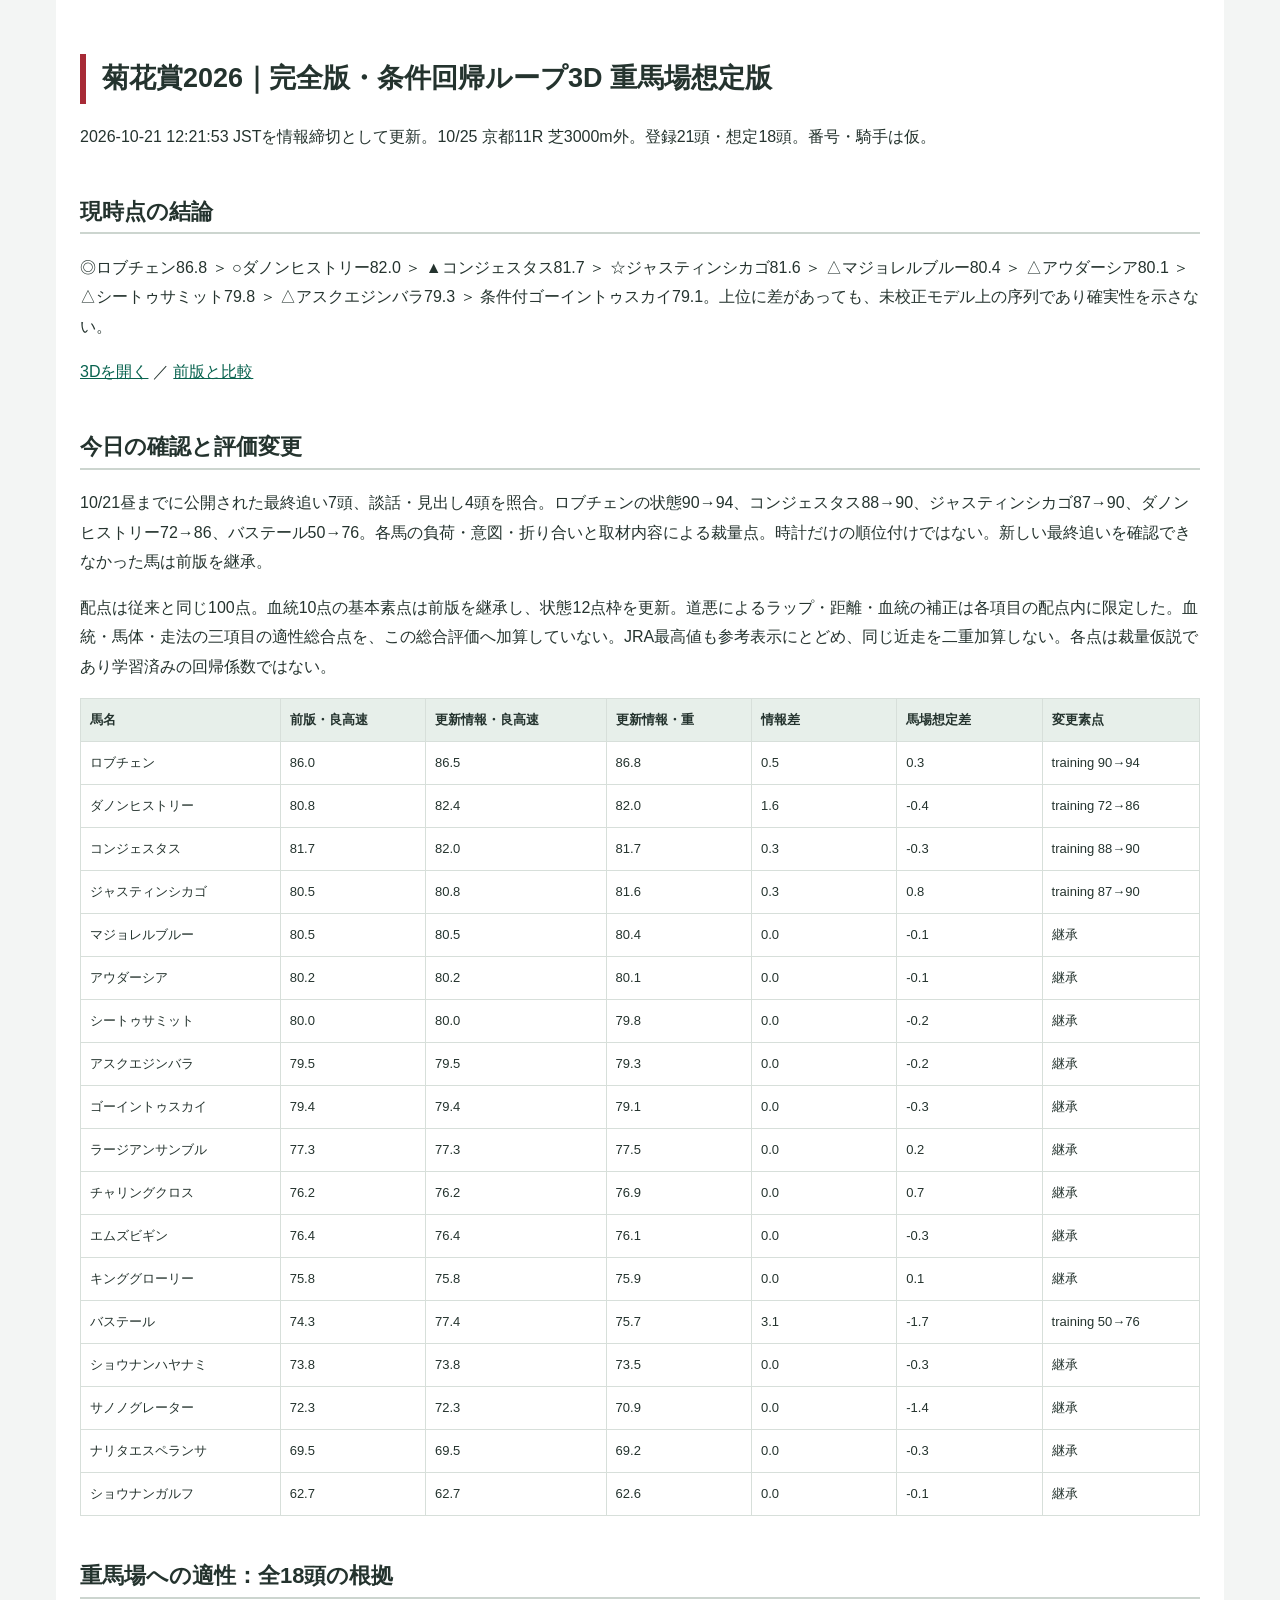
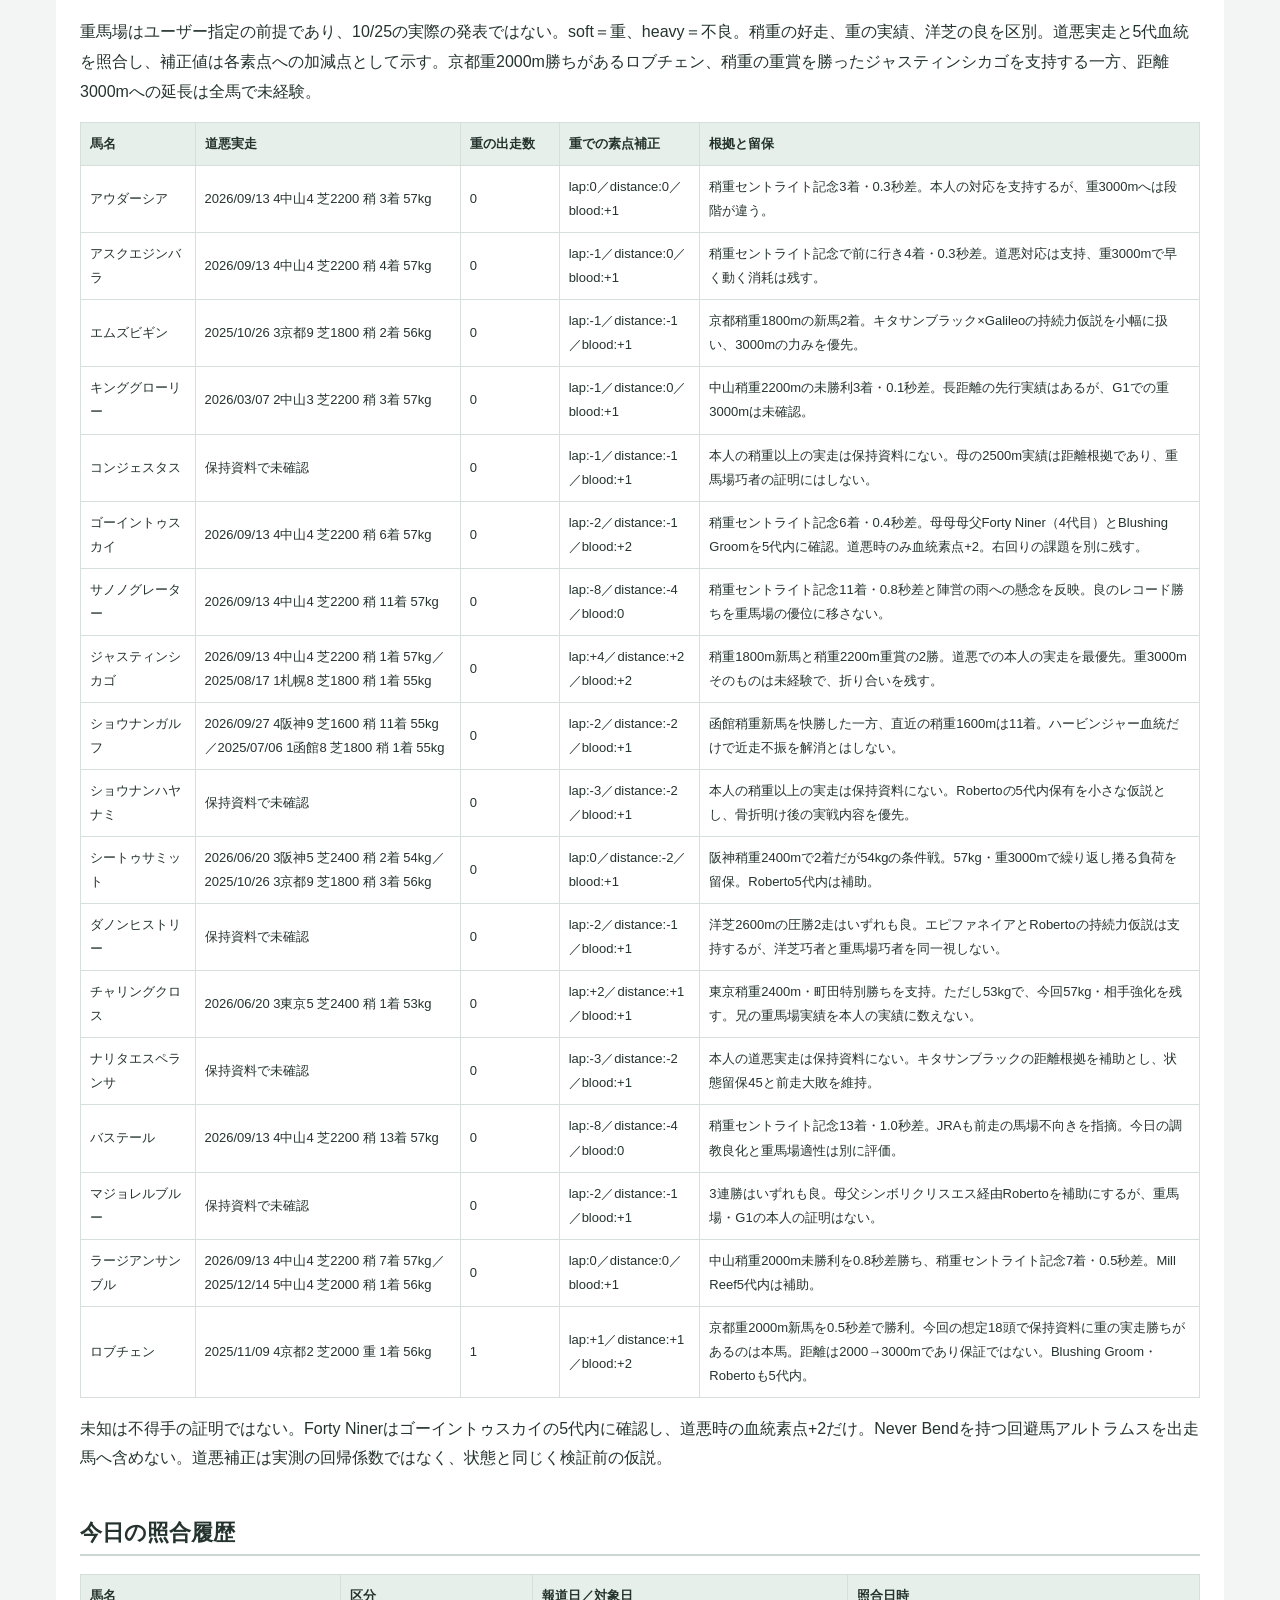
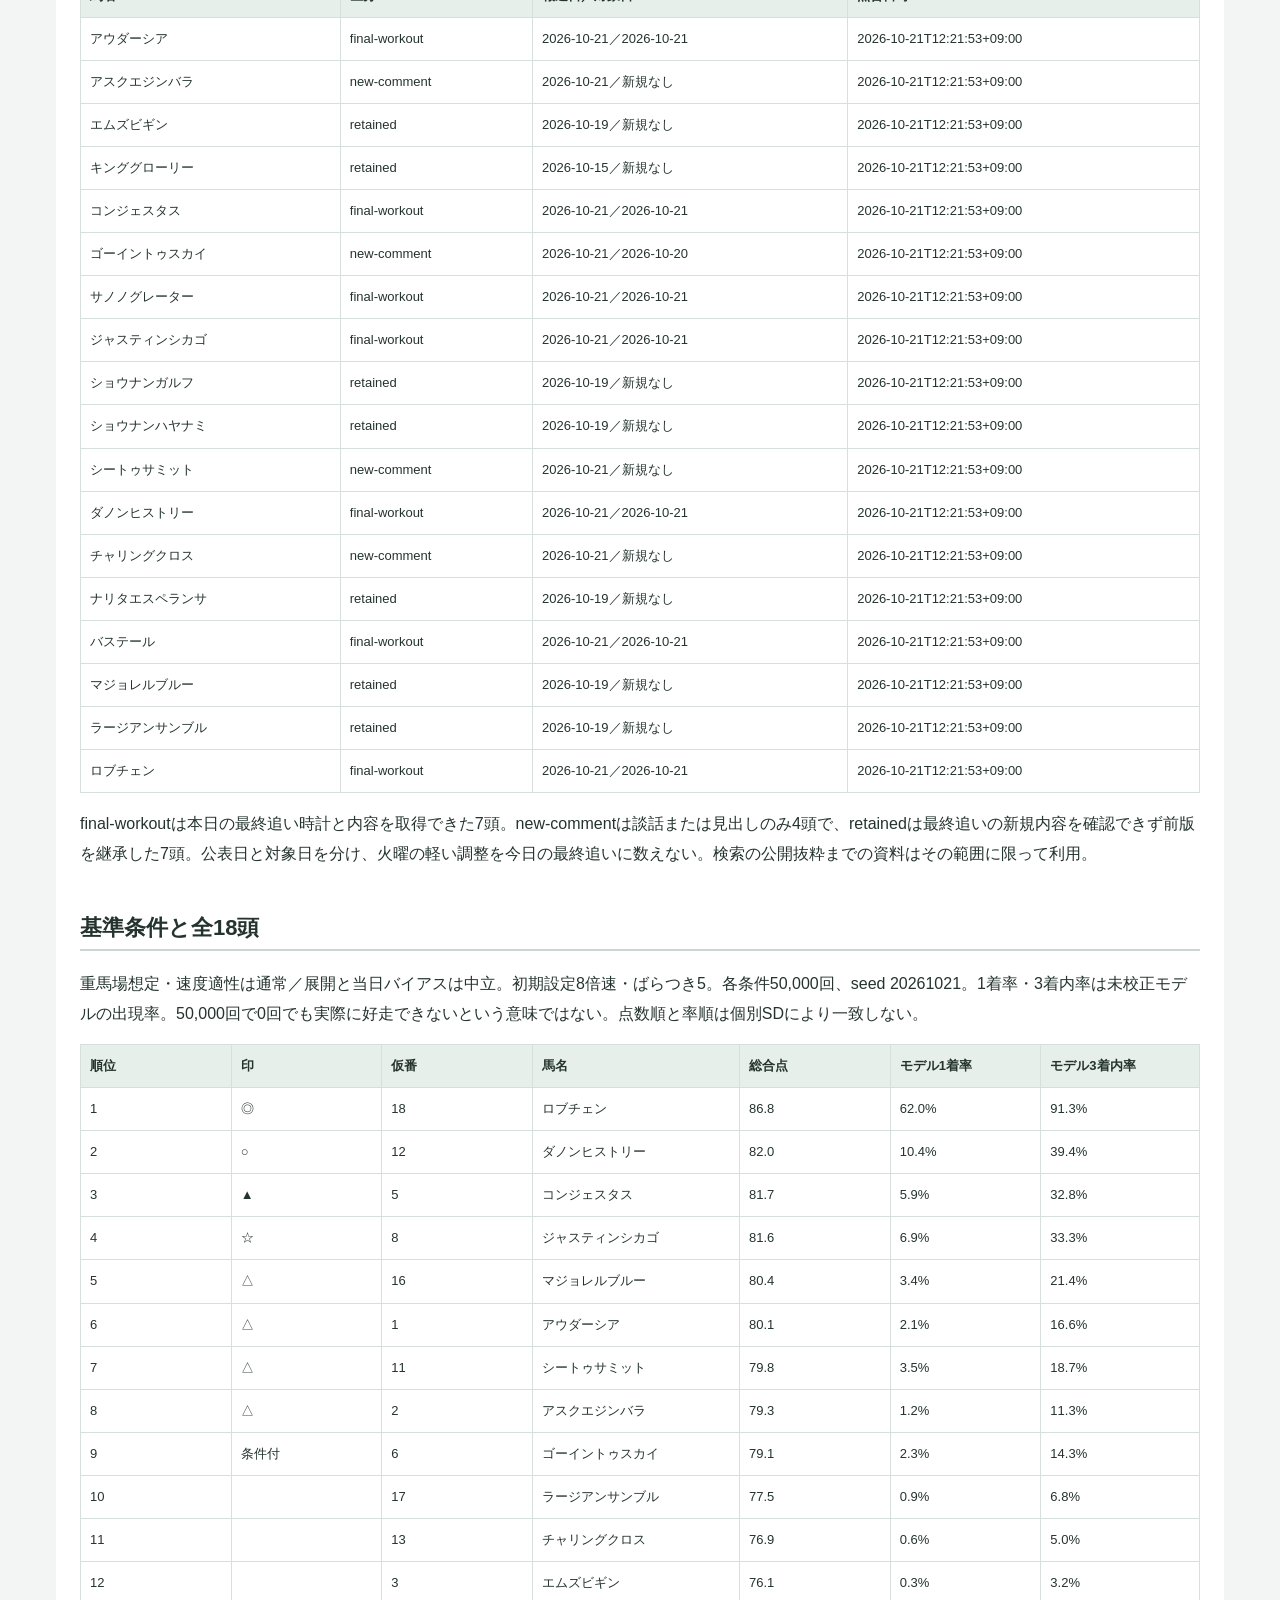
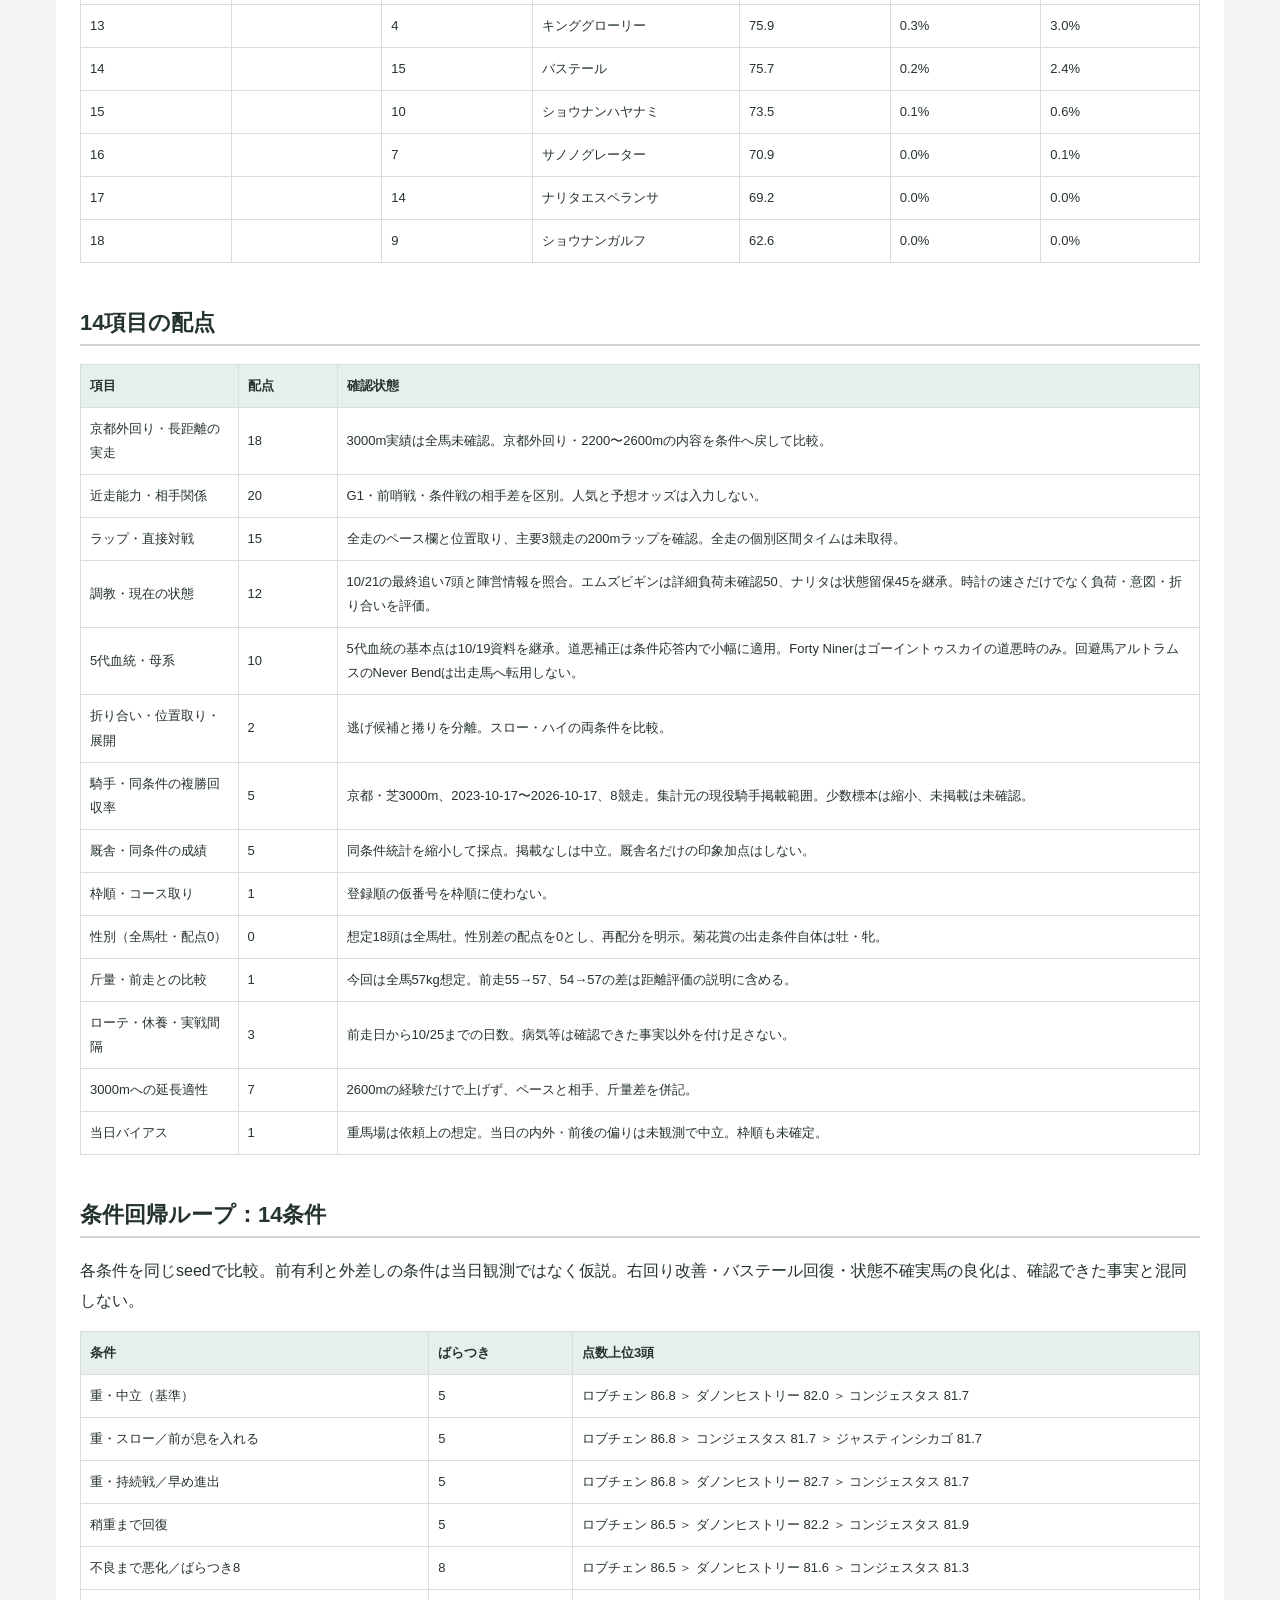
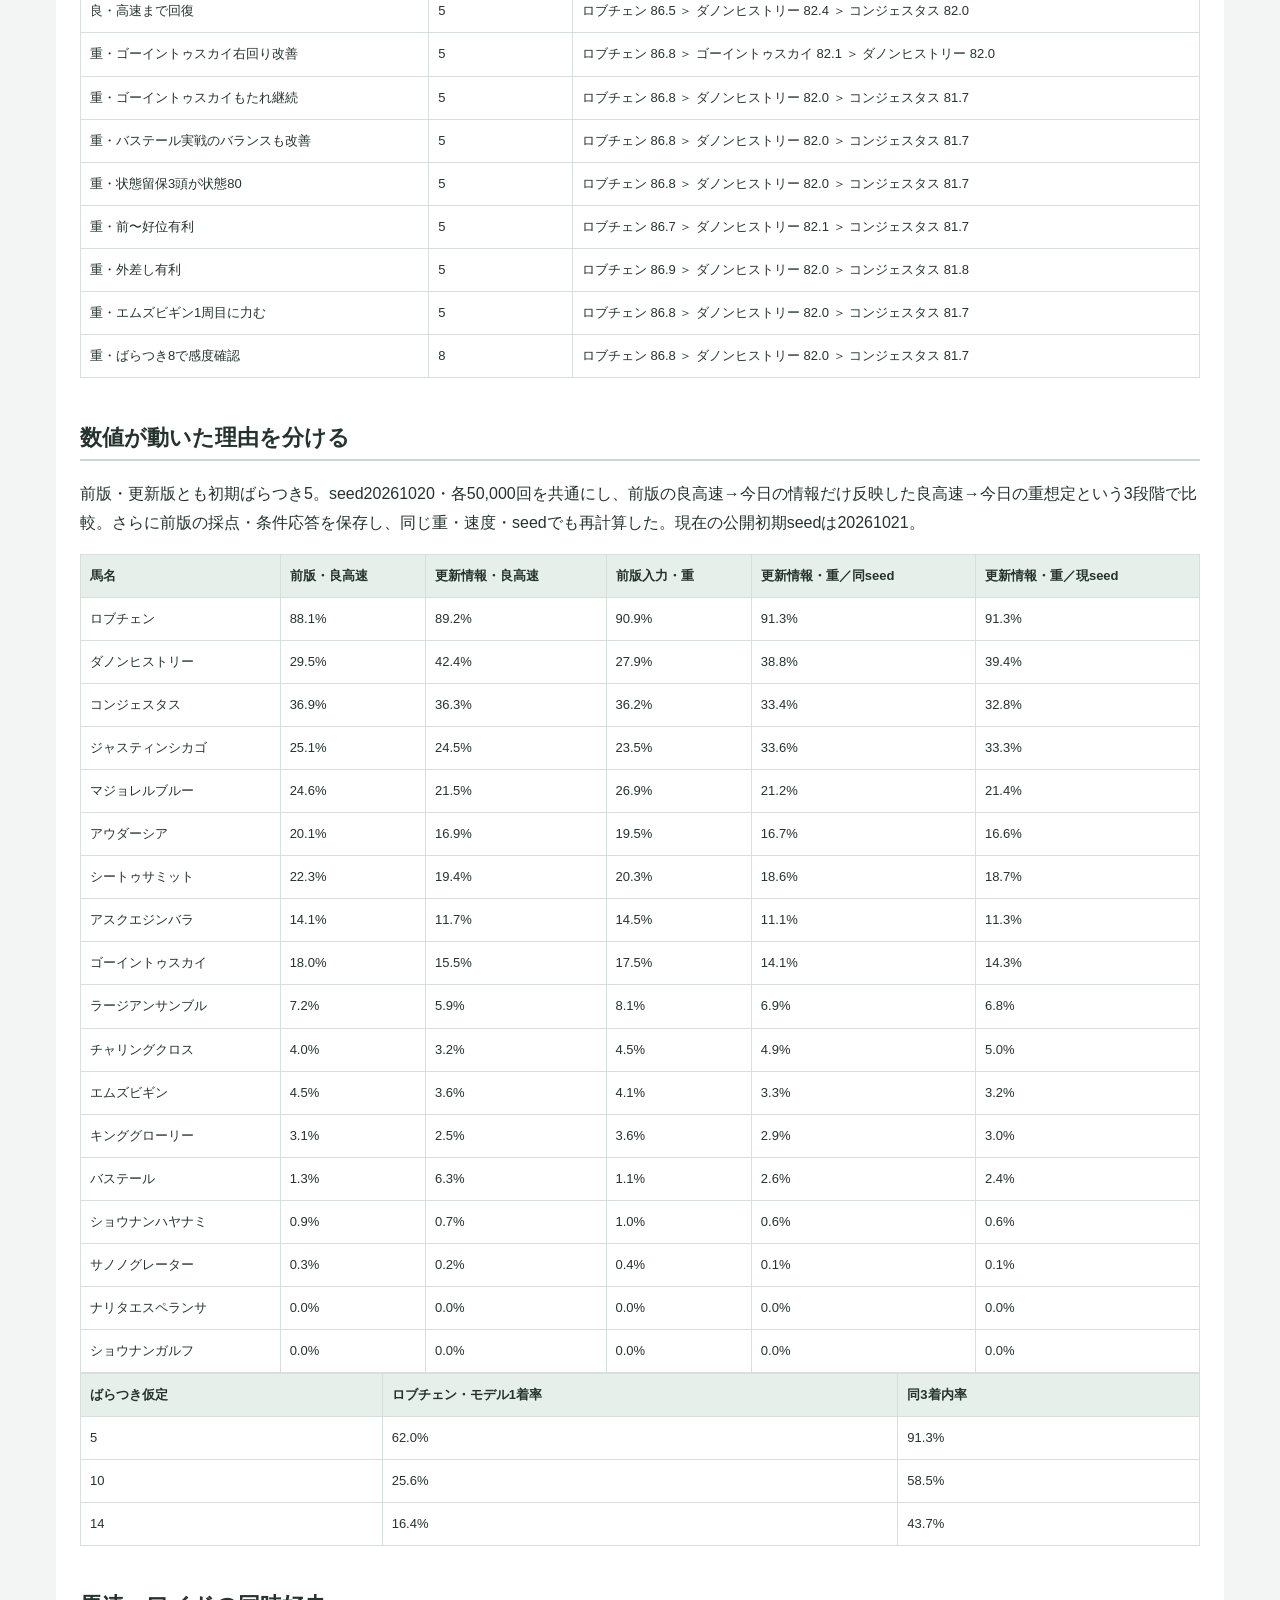
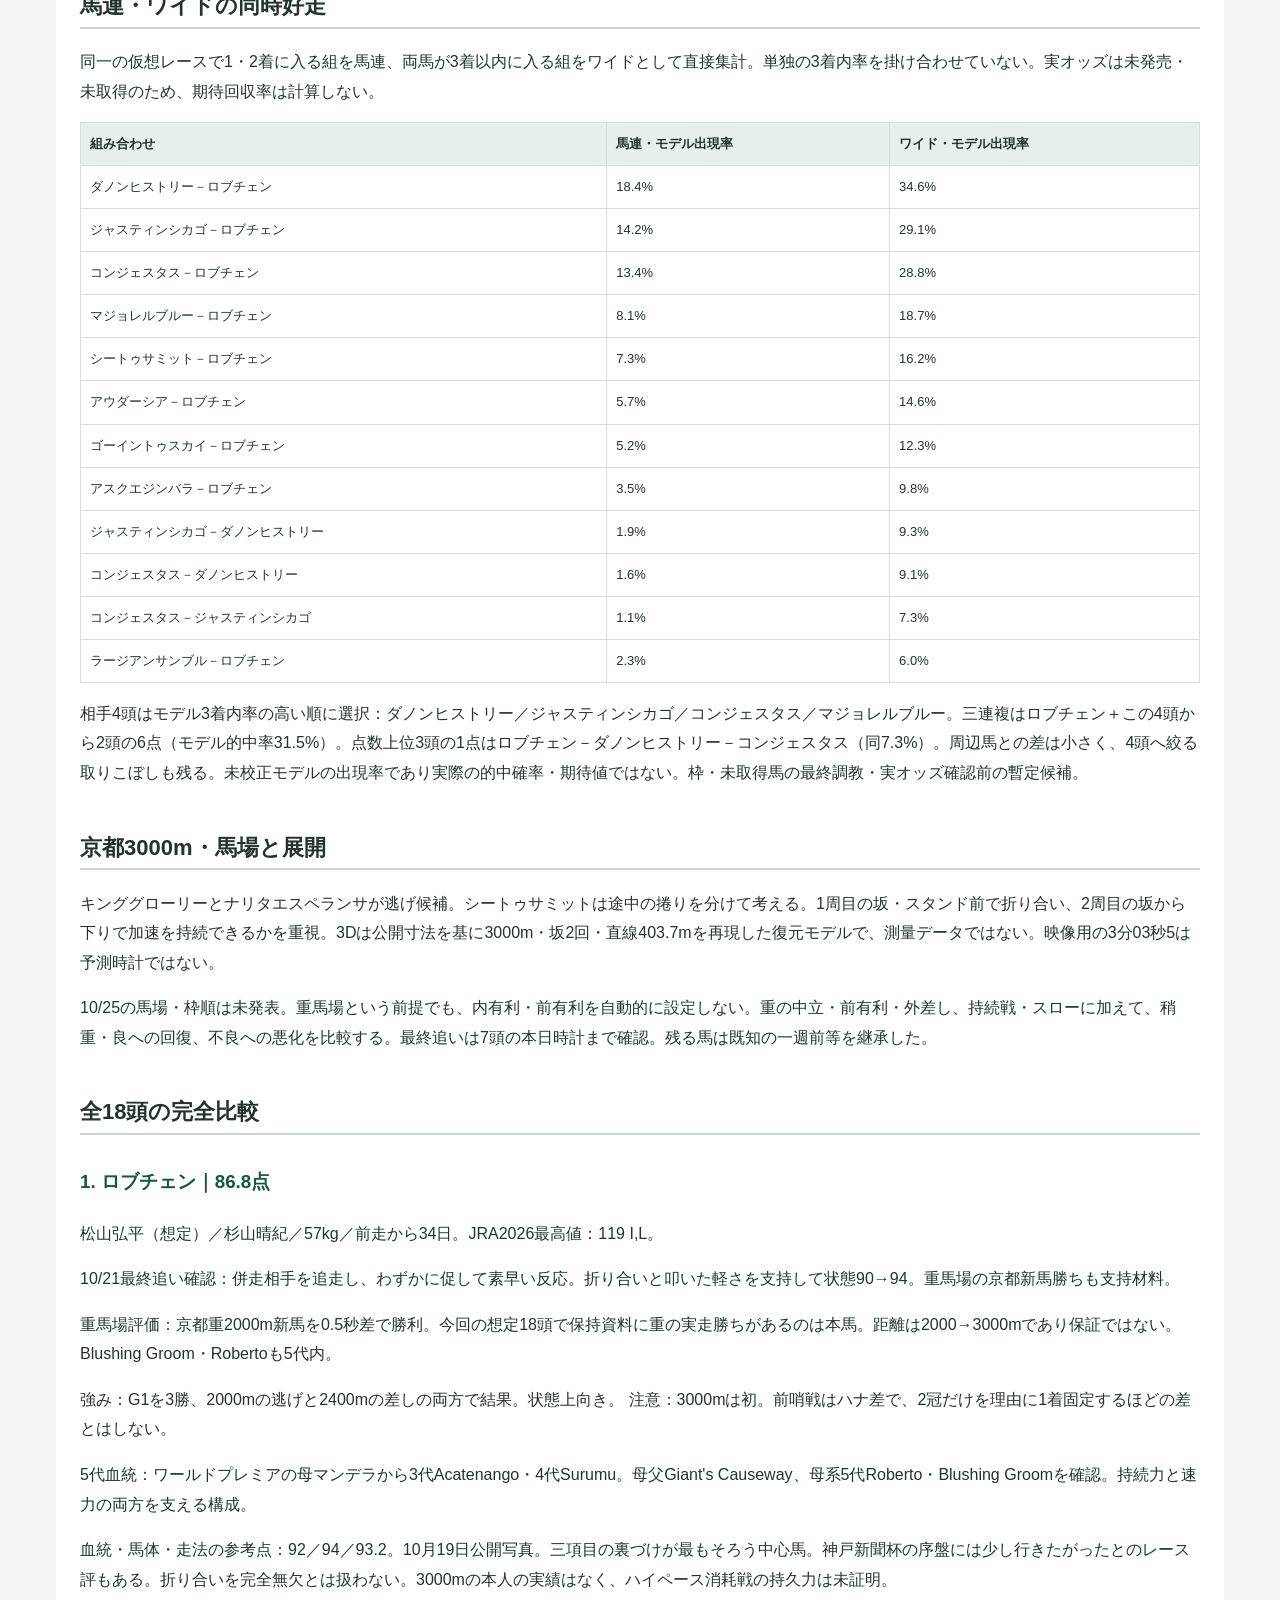
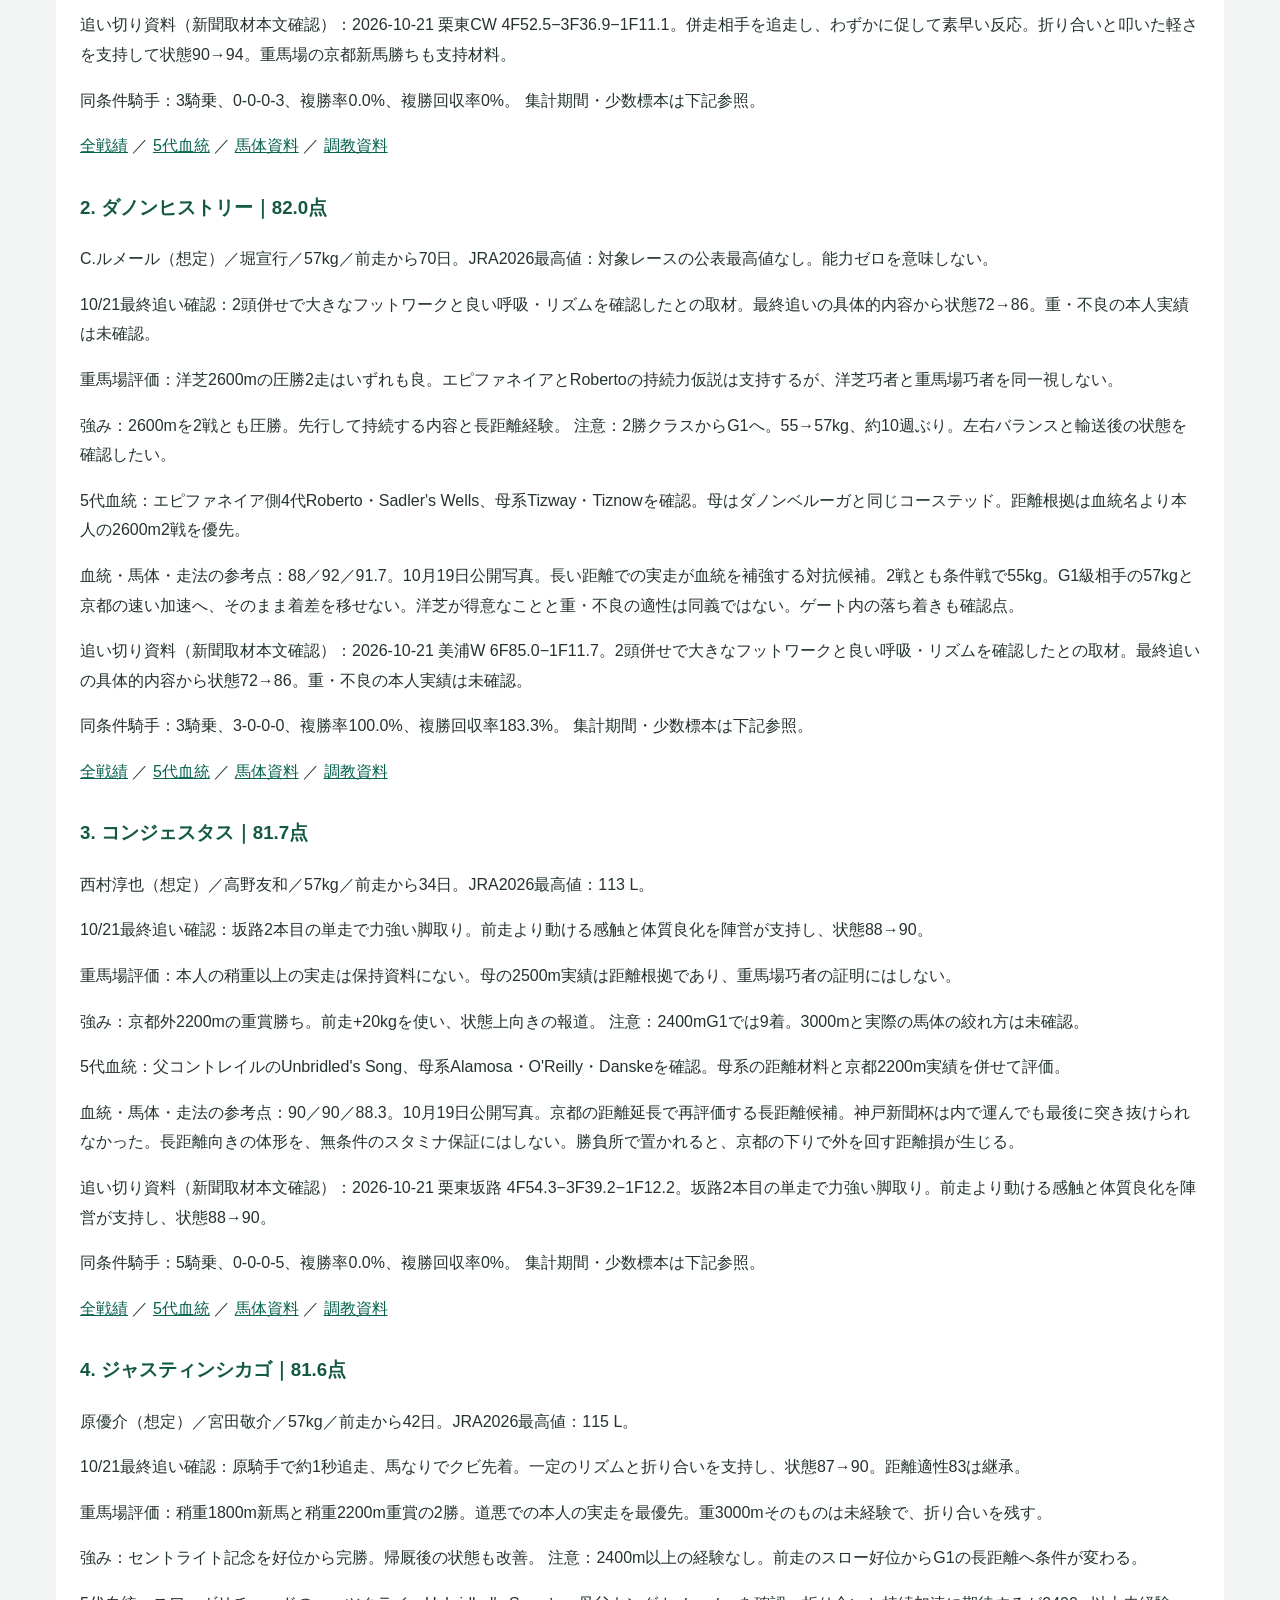
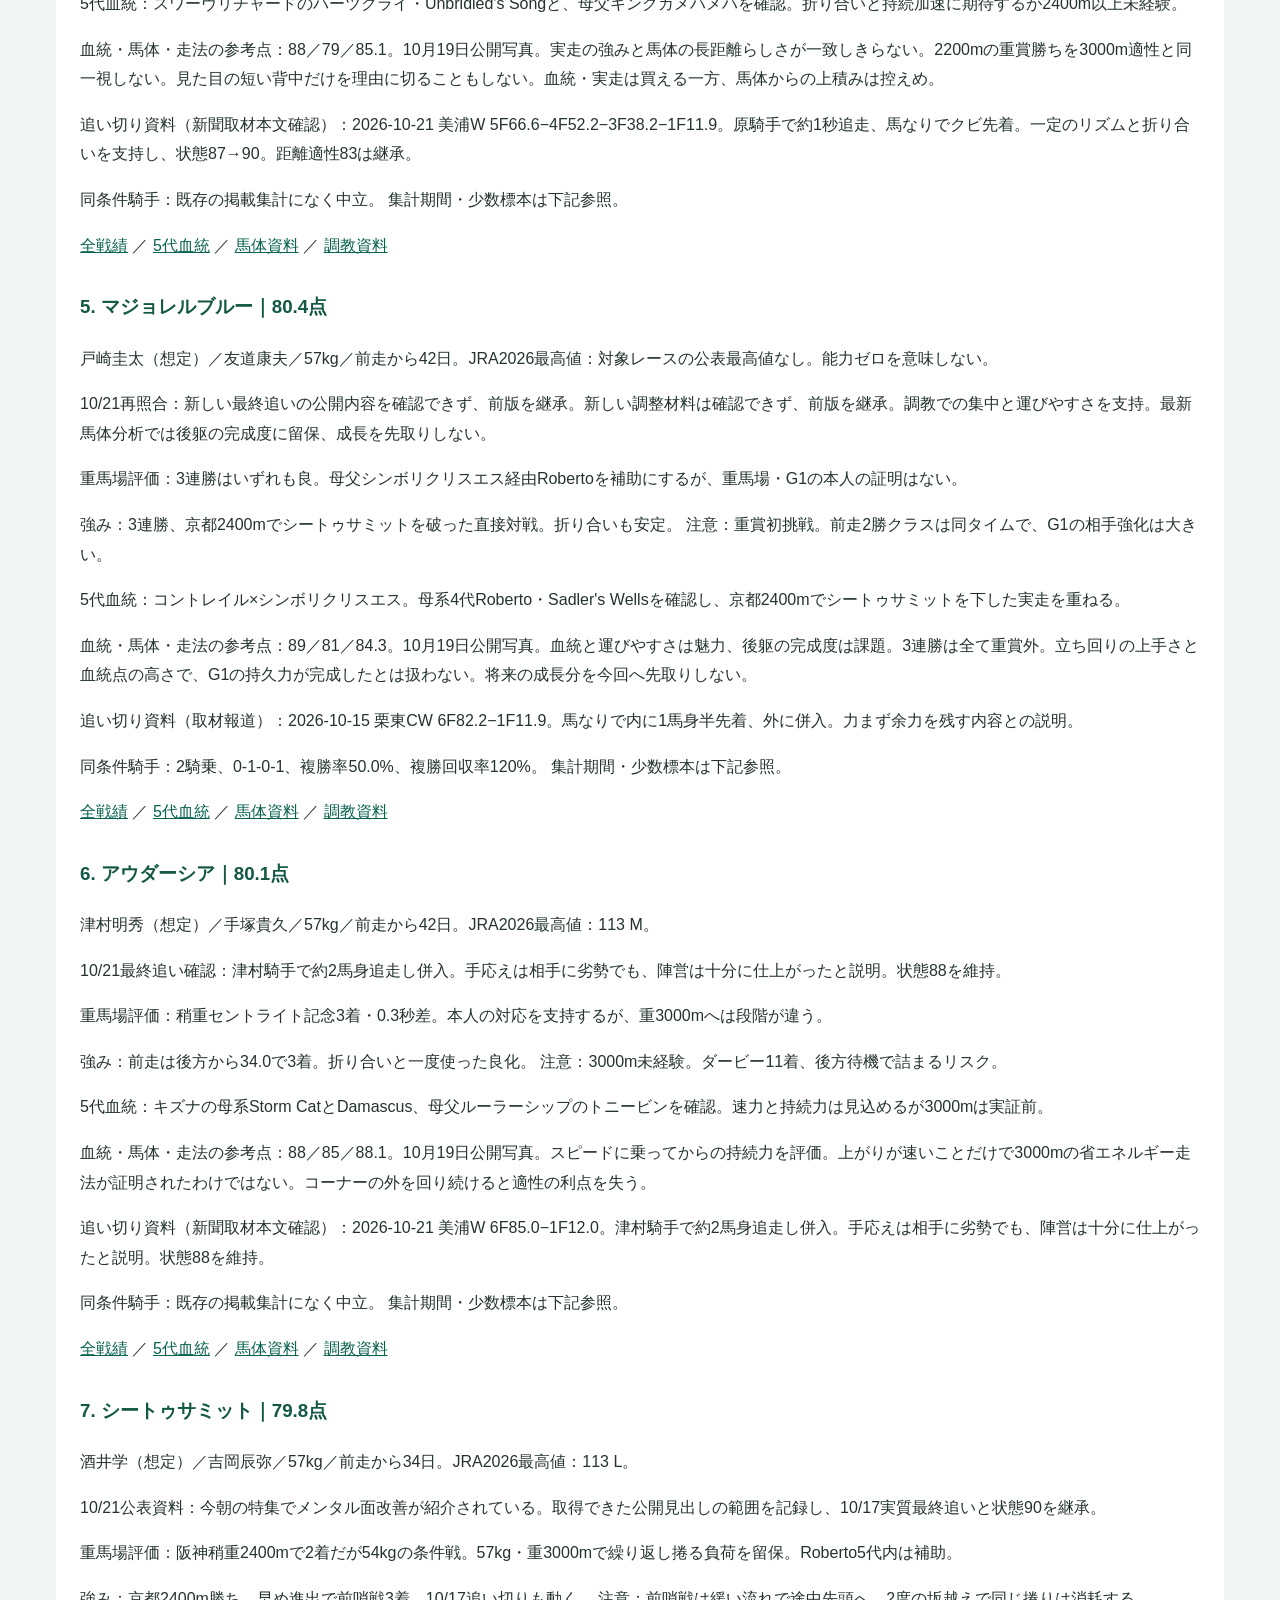
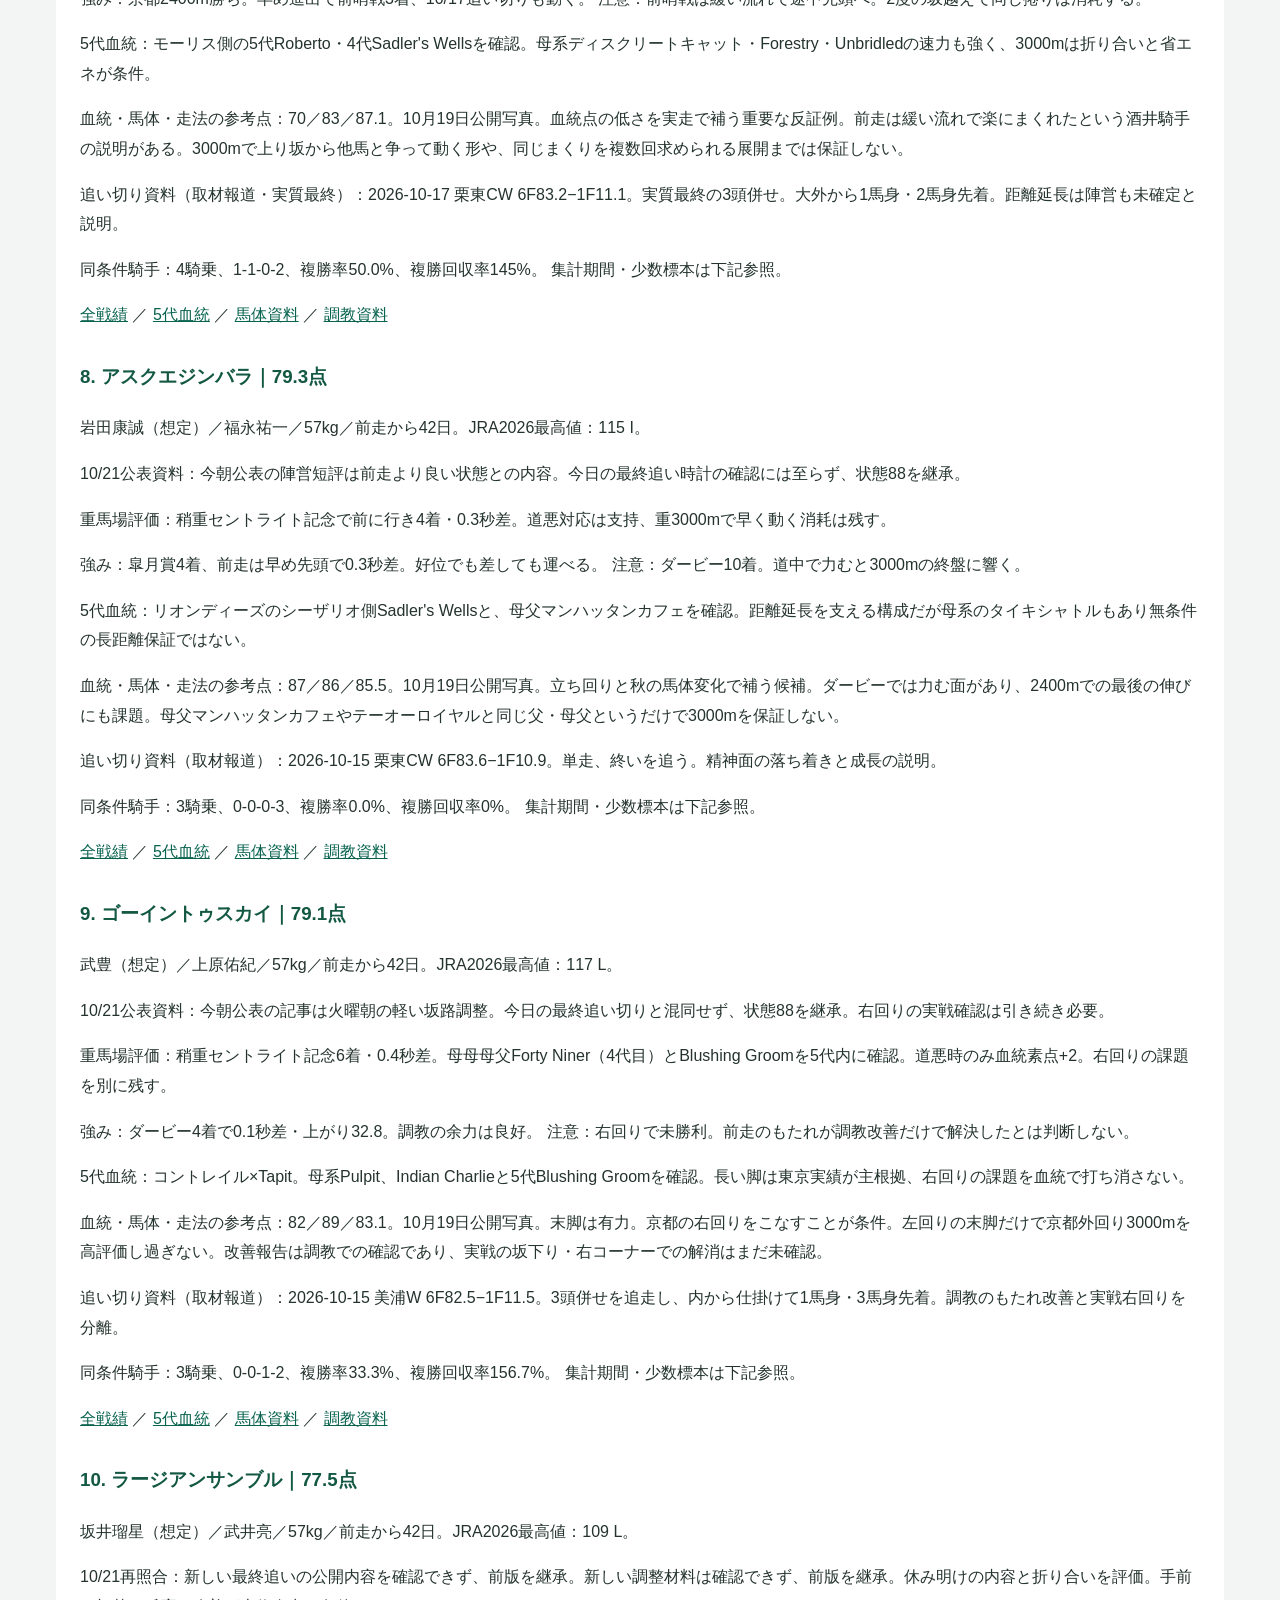
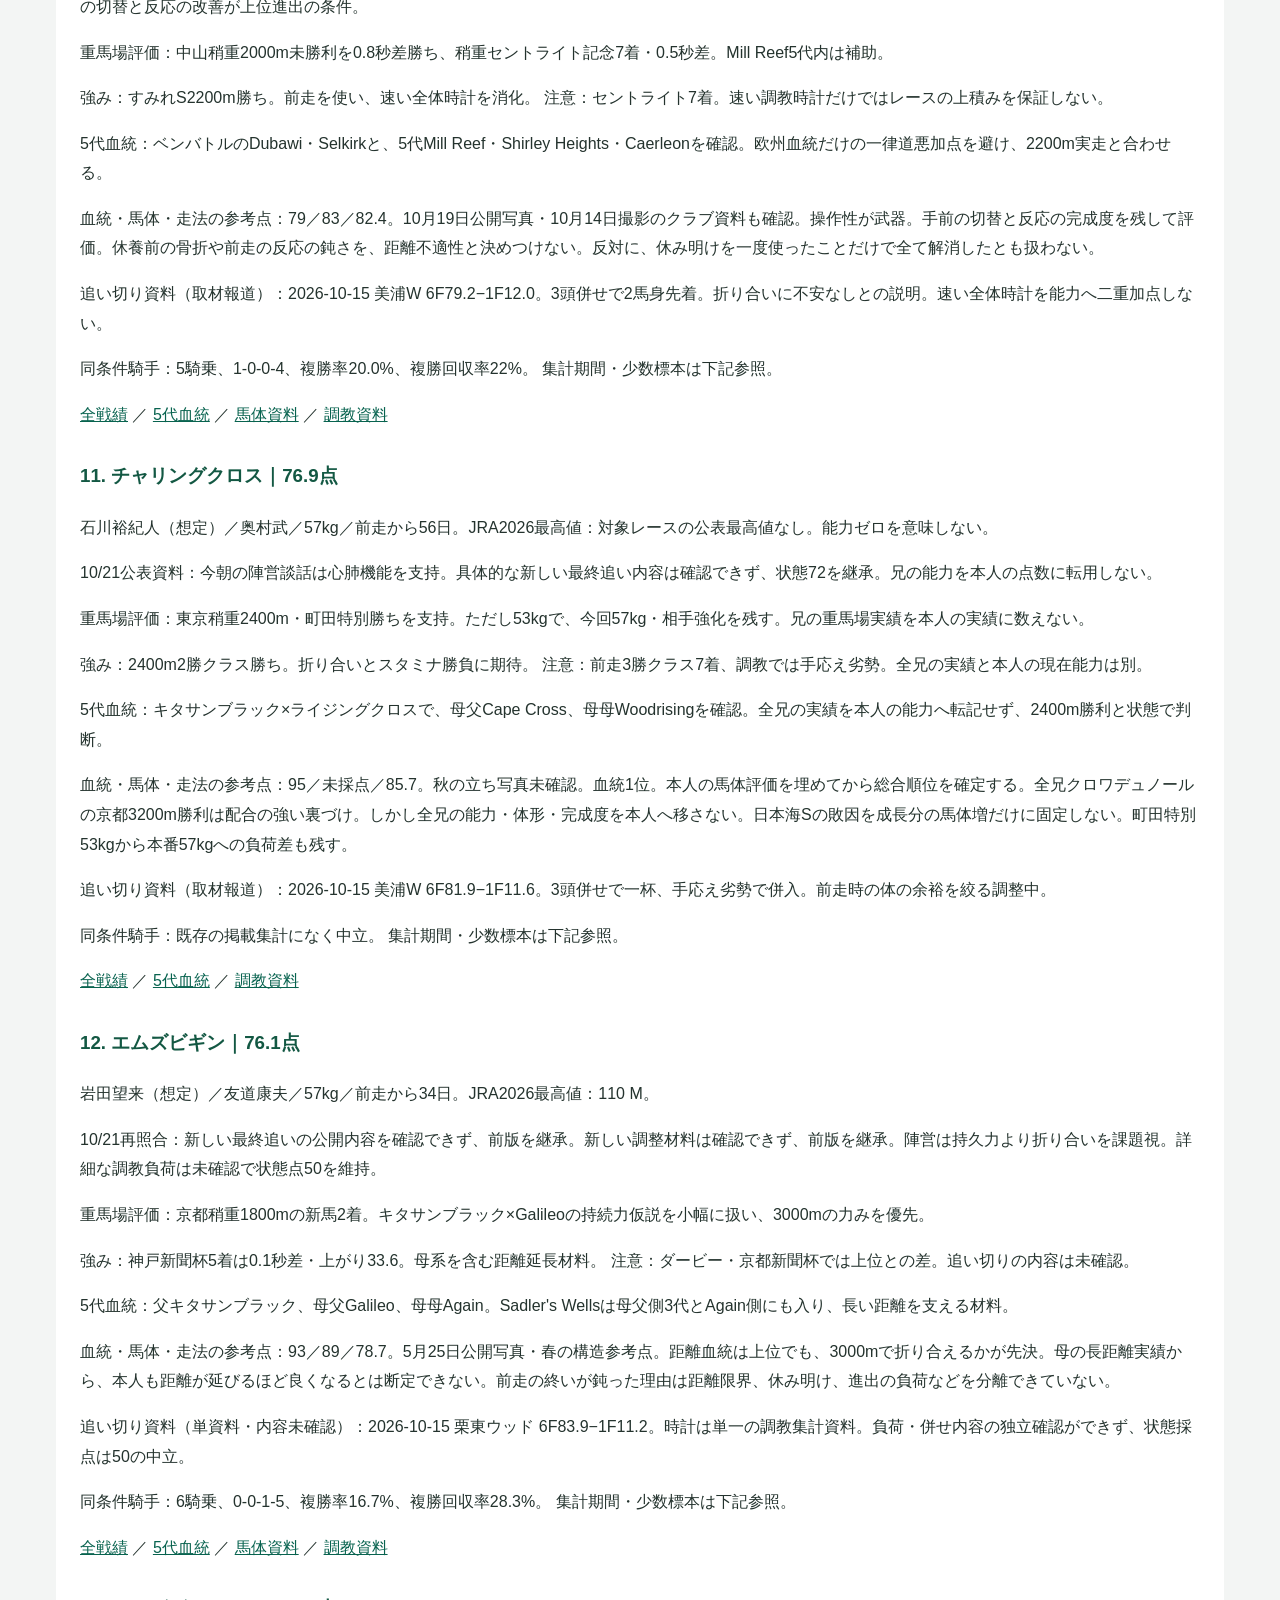
<file: race-engine/reports/kikka-2026-20261021.html>
<!doctype html><html lang="ja"><meta charset="utf-8"><meta name="viewport" content="width=device-width,initial-scale=1"><title>菊花賞2026 10-21更新・完全版</title><style>body{margin:0;background:#f3f5f4;color:#24332e;font:16px/1.85 -apple-system,BlinkMacSystemFont,"Hiragino Sans",Meiryo,sans-serif}main{max-width:1120px;margin:auto;padding:36px 24px 70px;background:white}h1{font-size:27px;border-left:6px solid #a72a36;padding-left:16px}h2{font-size:22px;margin-top:40px;border-bottom:2px solid #ccd5cf}h3{margin-top:30px;color:#135843}.scroll{overflow-x:auto}table{width:100%;border-collapse:collapse;font-size:13px}td,th{border:1px solid #d7dfda;padding:9px;min-width:80px}th{background:#e7efea;text-align:left}a{color:#08634f}@media(max-width:600px){main{padding:22px 16px}h1{font-size:24px}table{min-width:640px}}@media print{.scroll{overflow:visible}table{min-width:0}h2,h3{break-after:avoid}}</style><main><h1>菊花賞2026｜完全版・条件回帰ループ3D 重馬場想定版</h1>
<p>2026-10-21 12:21:53 JSTを情報締切として更新。10/25 京都11R 芝3000m外。登録21頭・想定18頭。番号・騎手は仮。</p>
<h2>現時点の結論</h2>
<p>◎ロブチェン86.8 ＞ ○ダノンヒストリー82.0 ＞ ▲コンジェスタス81.7 ＞ ☆ジャスティンシカゴ81.6 ＞ △マジョレルブルー80.4 ＞ △アウダーシア80.1 ＞ △シートゥサミット79.8 ＞ △アスクエジンバラ79.3 ＞ 条件付ゴーイントゥスカイ79.1。上位に差があっても、未校正モデル上の序列であり確実性を示さない。</p>
<p><a href="https://sudaakira.github.io/ainews/race-engine/?race=kikka-2026&amp;replay=20261021" target="_blank" rel="noopener">3Dを開く</a> ／ <a href="./kikka-2026-20261020.html" target="_blank" rel="noopener">前版と比較</a></p>
<h2>今日の確認と評価変更</h2>
<p>10/21昼までに公開された最終追い7頭、談話・見出し4頭を照合。ロブチェンの状態90→94、コンジェスタス88→90、ジャスティンシカゴ87→90、ダノンヒストリー72→86、バステール50→76。各馬の負荷・意図・折り合いと取材内容による裁量点。時計だけの順位付けではない。新しい最終追いを確認できなかった馬は前版を継承。</p>
<p>配点は従来と同じ100点。血統10点の基本素点は前版を継承し、状態12点枠を更新。道悪によるラップ・距離・血統の補正は各項目の配点内に限定した。血統・馬体・走法の三項目の適性総合点を、この総合評価へ加算していない。JRA最高値も参考表示にとどめ、同じ近走を二重加算しない。各点は裁量仮説であり学習済みの回帰係数ではない。</p>
<div class="scroll"><table><tr><th>馬名</th><th>前版・良高速</th><th>更新情報・良高速</th><th>更新情報・重</th><th>情報差</th><th>馬場想定差</th><th>変更素点</th></tr><tr><td>ロブチェン</td><td>86.0</td><td>86.5</td><td>86.8</td><td>0.5</td><td>0.3</td><td>training 90→94</td></tr><tr><td>ダノンヒストリー</td><td>80.8</td><td>82.4</td><td>82.0</td><td>1.6</td><td>-0.4</td><td>training 72→86</td></tr><tr><td>コンジェスタス</td><td>81.7</td><td>82.0</td><td>81.7</td><td>0.3</td><td>-0.3</td><td>training 88→90</td></tr><tr><td>ジャスティンシカゴ</td><td>80.5</td><td>80.8</td><td>81.6</td><td>0.3</td><td>0.8</td><td>training 87→90</td></tr><tr><td>マジョレルブルー</td><td>80.5</td><td>80.5</td><td>80.4</td><td>0.0</td><td>-0.1</td><td>継承</td></tr><tr><td>アウダーシア</td><td>80.2</td><td>80.2</td><td>80.1</td><td>0.0</td><td>-0.1</td><td>継承</td></tr><tr><td>シートゥサミット</td><td>80.0</td><td>80.0</td><td>79.8</td><td>0.0</td><td>-0.2</td><td>継承</td></tr><tr><td>アスクエジンバラ</td><td>79.5</td><td>79.5</td><td>79.3</td><td>0.0</td><td>-0.2</td><td>継承</td></tr><tr><td>ゴーイントゥスカイ</td><td>79.4</td><td>79.4</td><td>79.1</td><td>0.0</td><td>-0.3</td><td>継承</td></tr><tr><td>ラージアンサンブル</td><td>77.3</td><td>77.3</td><td>77.5</td><td>0.0</td><td>0.2</td><td>継承</td></tr><tr><td>チャリングクロス</td><td>76.2</td><td>76.2</td><td>76.9</td><td>0.0</td><td>0.7</td><td>継承</td></tr><tr><td>エムズビギン</td><td>76.4</td><td>76.4</td><td>76.1</td><td>0.0</td><td>-0.3</td><td>継承</td></tr><tr><td>キンググローリー</td><td>75.8</td><td>75.8</td><td>75.9</td><td>0.0</td><td>0.1</td><td>継承</td></tr><tr><td>バステール</td><td>74.3</td><td>77.4</td><td>75.7</td><td>3.1</td><td>-1.7</td><td>training 50→76</td></tr><tr><td>ショウナンハヤナミ</td><td>73.8</td><td>73.8</td><td>73.5</td><td>0.0</td><td>-0.3</td><td>継承</td></tr><tr><td>サノノグレーター</td><td>72.3</td><td>72.3</td><td>70.9</td><td>0.0</td><td>-1.4</td><td>継承</td></tr><tr><td>ナリタエスペランサ</td><td>69.5</td><td>69.5</td><td>69.2</td><td>0.0</td><td>-0.3</td><td>継承</td></tr><tr><td>ショウナンガルフ</td><td>62.7</td><td>62.7</td><td>62.6</td><td>0.0</td><td>-0.1</td><td>継承</td></tr></table></div>
<h2>重馬場への適性：全18頭の根拠</h2>
<p>重馬場はユーザー指定の前提であり、10/25の実際の発表ではない。soft＝重、heavy＝不良。稍重の好走、重の実績、洋芝の良を区別。道悪実走と5代血統を照合し、補正値は各素点への加減点として示す。京都重2000m勝ちがあるロブチェン、稍重の重賞を勝ったジャスティンシカゴを支持する一方、距離3000mへの延長は全馬で未経験。</p>
<div class="scroll"><table><tr><th>馬名</th><th>道悪実走</th><th>重の出走数</th><th>重での素点補正</th><th>根拠と留保</th></tr><tr><td>アウダーシア</td><td>2026/09/13 4中山4 芝2200 稍 3着 57kg</td><td>0</td><td>lap:0／distance:0／blood:+1</td><td>稍重セントライト記念3着・0.3秒差。本人の対応を支持するが、重3000mへは段階が違う。</td></tr><tr><td>アスクエジンバラ</td><td>2026/09/13 4中山4 芝2200 稍 4着 57kg</td><td>0</td><td>lap:-1／distance:0／blood:+1</td><td>稍重セントライト記念で前に行き4着・0.3秒差。道悪対応は支持、重3000mで早く動く消耗は残す。</td></tr><tr><td>エムズビギン</td><td>2025/10/26 3京都9 芝1800 稍 2着 56kg</td><td>0</td><td>lap:-1／distance:-1／blood:+1</td><td>京都稍重1800mの新馬2着。キタサンブラック×Galileoの持続力仮説を小幅に扱い、3000mの力みを優先。</td></tr><tr><td>キンググローリー</td><td>2026/03/07 2中山3 芝2200 稍 3着 57kg</td><td>0</td><td>lap:-1／distance:0／blood:+1</td><td>中山稍重2200mの未勝利3着・0.1秒差。長距離の先行実績はあるが、G1での重3000mは未確認。</td></tr><tr><td>コンジェスタス</td><td>保持資料で未確認</td><td>0</td><td>lap:-1／distance:-1／blood:+1</td><td>本人の稍重以上の実走は保持資料にない。母の2500m実績は距離根拠であり、重馬場巧者の証明にはしない。</td></tr><tr><td>ゴーイントゥスカイ</td><td>2026/09/13 4中山4 芝2200 稍 6着 57kg</td><td>0</td><td>lap:-2／distance:-1／blood:+2</td><td>稍重セントライト記念6着・0.4秒差。母母母父Forty Niner（4代目）とBlushing Groomを5代内に確認。道悪時のみ血統素点+2。右回りの課題を別に残す。</td></tr><tr><td>サノノグレーター</td><td>2026/09/13 4中山4 芝2200 稍 11着 57kg</td><td>0</td><td>lap:-8／distance:-4／blood:0</td><td>稍重セントライト記念11着・0.8秒差と陣営の雨への懸念を反映。良のレコード勝ちを重馬場の優位に移さない。</td></tr><tr><td>ジャスティンシカゴ</td><td>2026/09/13 4中山4 芝2200 稍 1着 57kg／2025/08/17 1札幌8 芝1800 稍 1着 55kg</td><td>0</td><td>lap:+4／distance:+2／blood:+2</td><td>稍重1800m新馬と稍重2200m重賞の2勝。道悪での本人の実走を最優先。重3000mそのものは未経験で、折り合いを残す。</td></tr><tr><td>ショウナンガルフ</td><td>2026/09/27 4阪神9 芝1600 稍 11着 55kg／2025/07/06 1函館8 芝1800 稍 1着 55kg</td><td>0</td><td>lap:-2／distance:-2／blood:+1</td><td>函館稍重新馬を快勝した一方、直近の稍重1600mは11着。ハービンジャー血統だけで近走不振を解消とはしない。</td></tr><tr><td>ショウナンハヤナミ</td><td>保持資料で未確認</td><td>0</td><td>lap:-3／distance:-2／blood:+1</td><td>本人の稍重以上の実走は保持資料にない。Robertoの5代内保有を小さな仮説とし、骨折明け後の実戦内容を優先。</td></tr><tr><td>シートゥサミット</td><td>2026/06/20 3阪神5 芝2400 稍 2着 54kg／2025/10/26 3京都9 芝1800 稍 3着 56kg</td><td>0</td><td>lap:0／distance:-2／blood:+1</td><td>阪神稍重2400mで2着だが54kgの条件戦。57kg・重3000mで繰り返し捲る負荷を留保。Roberto5代内は補助。</td></tr><tr><td>ダノンヒストリー</td><td>保持資料で未確認</td><td>0</td><td>lap:-2／distance:-1／blood:+1</td><td>洋芝2600mの圧勝2走はいずれも良。エピファネイアとRobertoの持続力仮説は支持するが、洋芝巧者と重馬場巧者を同一視しない。</td></tr><tr><td>チャリングクロス</td><td>2026/06/20 3東京5 芝2400 稍 1着 53kg</td><td>0</td><td>lap:+2／distance:+1／blood:+1</td><td>東京稍重2400m・町田特別勝ちを支持。ただし53kgで、今回57kg・相手強化を残す。兄の重馬場実績を本人の実績に数えない。</td></tr><tr><td>ナリタエスペランサ</td><td>保持資料で未確認</td><td>0</td><td>lap:-3／distance:-2／blood:+1</td><td>本人の道悪実走は保持資料にない。キタサンブラックの距離根拠を補助とし、状態留保45と前走大敗を維持。</td></tr><tr><td>バステール</td><td>2026/09/13 4中山4 芝2200 稍 13着 57kg</td><td>0</td><td>lap:-8／distance:-4／blood:0</td><td>稍重セントライト記念13着・1.0秒差。JRAも前走の馬場不向きを指摘。今日の調教良化と重馬場適性は別に評価。</td></tr><tr><td>マジョレルブルー</td><td>保持資料で未確認</td><td>0</td><td>lap:-2／distance:-1／blood:+1</td><td>3連勝はいずれも良。母父シンボリクリスエス経由Robertoを補助にするが、重馬場・G1の本人の証明はない。</td></tr><tr><td>ラージアンサンブル</td><td>2026/09/13 4中山4 芝2200 稍 7着 57kg／2025/12/14 5中山4 芝2000 稍 1着 56kg</td><td>0</td><td>lap:0／distance:0／blood:+1</td><td>中山稍重2000m未勝利を0.8秒差勝ち、稍重セントライト記念7着・0.5秒差。Mill Reef5代内は補助。</td></tr><tr><td>ロブチェン</td><td>2025/11/09 4京都2 芝2000 重 1着 56kg</td><td>1</td><td>lap:+1／distance:+1／blood:+2</td><td>京都重2000m新馬を0.5秒差で勝利。今回の想定18頭で保持資料に重の実走勝ちがあるのは本馬。距離は2000→3000mであり保証ではない。Blushing Groom・Robertoも5代内。</td></tr></table></div>
<p>未知は不得手の証明ではない。Forty Ninerはゴーイントゥスカイの5代内に確認し、道悪時の血統素点+2だけ。Never Bendを持つ回避馬アルトラムスを出走馬へ含めない。道悪補正は実測の回帰係数ではなく、状態と同じく検証前の仮説。</p>
<h2>今日の照合履歴</h2>
<div class="scroll"><table><tr><th>馬名</th><th>区分</th><th>報道日／対象日</th><th>照合日時</th></tr><tr><td>アウダーシア</td><td>final-workout</td><td>2026-10-21／2026-10-21</td><td>2026-10-21T12:21:53+09:00</td></tr><tr><td>アスクエジンバラ</td><td>new-comment</td><td>2026-10-21／新規なし</td><td>2026-10-21T12:21:53+09:00</td></tr><tr><td>エムズビギン</td><td>retained</td><td>2026-10-19／新規なし</td><td>2026-10-21T12:21:53+09:00</td></tr><tr><td>キンググローリー</td><td>retained</td><td>2026-10-15／新規なし</td><td>2026-10-21T12:21:53+09:00</td></tr><tr><td>コンジェスタス</td><td>final-workout</td><td>2026-10-21／2026-10-21</td><td>2026-10-21T12:21:53+09:00</td></tr><tr><td>ゴーイントゥスカイ</td><td>new-comment</td><td>2026-10-21／2026-10-20</td><td>2026-10-21T12:21:53+09:00</td></tr><tr><td>サノノグレーター</td><td>final-workout</td><td>2026-10-21／2026-10-21</td><td>2026-10-21T12:21:53+09:00</td></tr><tr><td>ジャスティンシカゴ</td><td>final-workout</td><td>2026-10-21／2026-10-21</td><td>2026-10-21T12:21:53+09:00</td></tr><tr><td>ショウナンガルフ</td><td>retained</td><td>2026-10-19／新規なし</td><td>2026-10-21T12:21:53+09:00</td></tr><tr><td>ショウナンハヤナミ</td><td>retained</td><td>2026-10-19／新規なし</td><td>2026-10-21T12:21:53+09:00</td></tr><tr><td>シートゥサミット</td><td>new-comment</td><td>2026-10-21／新規なし</td><td>2026-10-21T12:21:53+09:00</td></tr><tr><td>ダノンヒストリー</td><td>final-workout</td><td>2026-10-21／2026-10-21</td><td>2026-10-21T12:21:53+09:00</td></tr><tr><td>チャリングクロス</td><td>new-comment</td><td>2026-10-21／新規なし</td><td>2026-10-21T12:21:53+09:00</td></tr><tr><td>ナリタエスペランサ</td><td>retained</td><td>2026-10-19／新規なし</td><td>2026-10-21T12:21:53+09:00</td></tr><tr><td>バステール</td><td>final-workout</td><td>2026-10-21／2026-10-21</td><td>2026-10-21T12:21:53+09:00</td></tr><tr><td>マジョレルブルー</td><td>retained</td><td>2026-10-19／新規なし</td><td>2026-10-21T12:21:53+09:00</td></tr><tr><td>ラージアンサンブル</td><td>retained</td><td>2026-10-19／新規なし</td><td>2026-10-21T12:21:53+09:00</td></tr><tr><td>ロブチェン</td><td>final-workout</td><td>2026-10-21／2026-10-21</td><td>2026-10-21T12:21:53+09:00</td></tr></table></div>
<p>final-workoutは本日の最終追い時計と内容を取得できた7頭。new-commentは談話または見出しのみ4頭で、retainedは最終追いの新規内容を確認できず前版を継承した7頭。公表日と対象日を分け、火曜の軽い調整を今日の最終追いに数えない。検索の公開抜粋までの資料はその範囲に限って利用。</p>
<h2>基準条件と全18頭</h2>
<p>重馬場想定・速度適性は通常／展開と当日バイアスは中立。初期設定8倍速・ばらつき5。各条件50,000回、seed 20261021。1着率・3着内率は未校正モデルの出現率。50,000回で0回でも実際に好走できないという意味ではない。点数順と率順は個別SDにより一致しない。</p>
<div class="scroll"><table><tr><th>順位</th><th>印</th><th>仮番</th><th>馬名</th><th>総合点</th><th>モデル1着率</th><th>モデル3着内率</th></tr><tr><td>1</td><td>◎</td><td>18</td><td>ロブチェン</td><td>86.8</td><td>62.0%</td><td>91.3%</td></tr><tr><td>2</td><td>○</td><td>12</td><td>ダノンヒストリー</td><td>82.0</td><td>10.4%</td><td>39.4%</td></tr><tr><td>3</td><td>▲</td><td>5</td><td>コンジェスタス</td><td>81.7</td><td>5.9%</td><td>32.8%</td></tr><tr><td>4</td><td>☆</td><td>8</td><td>ジャスティンシカゴ</td><td>81.6</td><td>6.9%</td><td>33.3%</td></tr><tr><td>5</td><td>△</td><td>16</td><td>マジョレルブルー</td><td>80.4</td><td>3.4%</td><td>21.4%</td></tr><tr><td>6</td><td>△</td><td>1</td><td>アウダーシア</td><td>80.1</td><td>2.1%</td><td>16.6%</td></tr><tr><td>7</td><td>△</td><td>11</td><td>シートゥサミット</td><td>79.8</td><td>3.5%</td><td>18.7%</td></tr><tr><td>8</td><td>△</td><td>2</td><td>アスクエジンバラ</td><td>79.3</td><td>1.2%</td><td>11.3%</td></tr><tr><td>9</td><td>条件付</td><td>6</td><td>ゴーイントゥスカイ</td><td>79.1</td><td>2.3%</td><td>14.3%</td></tr><tr><td>10</td><td></td><td>17</td><td>ラージアンサンブル</td><td>77.5</td><td>0.9%</td><td>6.8%</td></tr><tr><td>11</td><td></td><td>13</td><td>チャリングクロス</td><td>76.9</td><td>0.6%</td><td>5.0%</td></tr><tr><td>12</td><td></td><td>3</td><td>エムズビギン</td><td>76.1</td><td>0.3%</td><td>3.2%</td></tr><tr><td>13</td><td></td><td>4</td><td>キンググローリー</td><td>75.9</td><td>0.3%</td><td>3.0%</td></tr><tr><td>14</td><td></td><td>15</td><td>バステール</td><td>75.7</td><td>0.2%</td><td>2.4%</td></tr><tr><td>15</td><td></td><td>10</td><td>ショウナンハヤナミ</td><td>73.5</td><td>0.1%</td><td>0.6%</td></tr><tr><td>16</td><td></td><td>7</td><td>サノノグレーター</td><td>70.9</td><td>0.0%</td><td>0.1%</td></tr><tr><td>17</td><td></td><td>14</td><td>ナリタエスペランサ</td><td>69.2</td><td>0.0%</td><td>0.0%</td></tr><tr><td>18</td><td></td><td>9</td><td>ショウナンガルフ</td><td>62.6</td><td>0.0%</td><td>0.0%</td></tr></table></div>
<h2>14項目の配点</h2>
<div class="scroll"><table><tr><th>項目</th><th>配点</th><th>確認状態</th></tr><tr><td>京都外回り・長距離の実走</td><td>18</td><td>3000m実績は全馬未確認。京都外回り・2200〜2600mの内容を条件へ戻して比較。</td></tr><tr><td>近走能力・相手関係</td><td>20</td><td>G1・前哨戦・条件戦の相手差を区別。人気と予想オッズは入力しない。</td></tr><tr><td>ラップ・直接対戦</td><td>15</td><td>全走のペース欄と位置取り、主要3競走の200mラップを確認。全走の個別区間タイムは未取得。</td></tr><tr><td>調教・現在の状態</td><td>12</td><td>10/21の最終追い7頭と陣営情報を照合。エムズビギンは詳細負荷未確認50、ナリタは状態留保45を継承。時計の速さだけでなく負荷・意図・折り合いを評価。</td></tr><tr><td>5代血統・母系</td><td>10</td><td>5代血統の基本点は10/19資料を継承。道悪補正は条件応答内で小幅に適用。Forty Ninerはゴーイントゥスカイの道悪時のみ。回避馬アルトラムスのNever Bendは出走馬へ転用しない。</td></tr><tr><td>折り合い・位置取り・展開</td><td>2</td><td>逃げ候補と捲りを分離。スロー・ハイの両条件を比較。</td></tr><tr><td>騎手・同条件の複勝回収率</td><td>5</td><td>京都・芝3000m、2023-10-17〜2026-10-17、8競走。集計元の現役騎手掲載範囲。少数標本は縮小、未掲載は未確認。</td></tr><tr><td>厩舎・同条件の成績</td><td>5</td><td>同条件統計を縮小して採点。掲載なしは中立。厩舎名だけの印象加点はしない。</td></tr><tr><td>枠順・コース取り</td><td>1</td><td>登録順の仮番号を枠順に使わない。</td></tr><tr><td>性別（全馬牡・配点0）</td><td>0</td><td>想定18頭は全馬牡。性別差の配点を0とし、再配分を明示。菊花賞の出走条件自体は牡・牝。</td></tr><tr><td>斤量・前走との比較</td><td>1</td><td>今回は全馬57kg想定。前走55→57、54→57の差は距離評価の説明に含める。</td></tr><tr><td>ローテ・休養・実戦間隔</td><td>3</td><td>前走日から10/25までの日数。病気等は確認できた事実以外を付け足さない。</td></tr><tr><td>3000mへの延長適性</td><td>7</td><td>2600mの経験だけで上げず、ペースと相手、斤量差を併記。</td></tr><tr><td>当日バイアス</td><td>1</td><td>重馬場は依頼上の想定。当日の内外・前後の偏りは未観測で中立。枠順も未確定。</td></tr></table></div>
<h2>条件回帰ループ：14条件</h2>
<p>各条件を同じseedで比較。前有利と外差しの条件は当日観測ではなく仮説。右回り改善・バステール回復・状態不確実馬の良化は、確認できた事実と混同しない。</p>
<div class="scroll"><table><tr><th>条件</th><th>ばらつき</th><th>点数上位3頭</th></tr><tr><td>重・中立（基準）</td><td>5</td><td>ロブチェン 86.8 ＞ ダノンヒストリー 82.0 ＞ コンジェスタス 81.7</td></tr><tr><td>重・スロー／前が息を入れる</td><td>5</td><td>ロブチェン 86.8 ＞ コンジェスタス 81.7 ＞ ジャスティンシカゴ 81.7</td></tr><tr><td>重・持続戦／早め進出</td><td>5</td><td>ロブチェン 86.8 ＞ ダノンヒストリー 82.7 ＞ コンジェスタス 81.7</td></tr><tr><td>稍重まで回復</td><td>5</td><td>ロブチェン 86.5 ＞ ダノンヒストリー 82.2 ＞ コンジェスタス 81.9</td></tr><tr><td>不良まで悪化／ばらつき8</td><td>8</td><td>ロブチェン 86.5 ＞ ダノンヒストリー 81.6 ＞ コンジェスタス 81.3</td></tr><tr><td>良・高速まで回復</td><td>5</td><td>ロブチェン 86.5 ＞ ダノンヒストリー 82.4 ＞ コンジェスタス 82.0</td></tr><tr><td>重・ゴーイントゥスカイ右回り改善</td><td>5</td><td>ロブチェン 86.8 ＞ ゴーイントゥスカイ 82.1 ＞ ダノンヒストリー 82.0</td></tr><tr><td>重・ゴーイントゥスカイもたれ継続</td><td>5</td><td>ロブチェン 86.8 ＞ ダノンヒストリー 82.0 ＞ コンジェスタス 81.7</td></tr><tr><td>重・バステール実戦のバランスも改善</td><td>5</td><td>ロブチェン 86.8 ＞ ダノンヒストリー 82.0 ＞ コンジェスタス 81.7</td></tr><tr><td>重・状態留保3頭が状態80</td><td>5</td><td>ロブチェン 86.8 ＞ ダノンヒストリー 82.0 ＞ コンジェスタス 81.7</td></tr><tr><td>重・前〜好位有利</td><td>5</td><td>ロブチェン 86.7 ＞ ダノンヒストリー 82.1 ＞ コンジェスタス 81.7</td></tr><tr><td>重・外差し有利</td><td>5</td><td>ロブチェン 86.9 ＞ ダノンヒストリー 82.0 ＞ コンジェスタス 81.8</td></tr><tr><td>重・エムズビギン1周目に力む</td><td>5</td><td>ロブチェン 86.8 ＞ ダノンヒストリー 82.0 ＞ コンジェスタス 81.7</td></tr><tr><td>重・ばらつき8で感度確認</td><td>8</td><td>ロブチェン 86.8 ＞ ダノンヒストリー 82.0 ＞ コンジェスタス 81.7</td></tr></table></div>
<h2>数値が動いた理由を分ける</h2>
<p>前版・更新版とも初期ばらつき5。seed20261020・各50,000回を共通にし、前版の良高速→今日の情報だけ反映した良高速→今日の重想定という3段階で比較。さらに前版の採点・条件応答を保存し、同じ重・速度・seedでも再計算した。現在の公開初期seedは20261021。</p>
<div class="scroll"><table><tr><th>馬名</th><th>前版・良高速</th><th>更新情報・良高速</th><th>前版入力・重</th><th>更新情報・重／同seed</th><th>更新情報・重／現seed</th></tr><tr><td>ロブチェン</td><td>88.1%</td><td>89.2%</td><td>90.9%</td><td>91.3%</td><td>91.3%</td></tr><tr><td>ダノンヒストリー</td><td>29.5%</td><td>42.4%</td><td>27.9%</td><td>38.8%</td><td>39.4%</td></tr><tr><td>コンジェスタス</td><td>36.9%</td><td>36.3%</td><td>36.2%</td><td>33.4%</td><td>32.8%</td></tr><tr><td>ジャスティンシカゴ</td><td>25.1%</td><td>24.5%</td><td>23.5%</td><td>33.6%</td><td>33.3%</td></tr><tr><td>マジョレルブルー</td><td>24.6%</td><td>21.5%</td><td>26.9%</td><td>21.2%</td><td>21.4%</td></tr><tr><td>アウダーシア</td><td>20.1%</td><td>16.9%</td><td>19.5%</td><td>16.7%</td><td>16.6%</td></tr><tr><td>シートゥサミット</td><td>22.3%</td><td>19.4%</td><td>20.3%</td><td>18.6%</td><td>18.7%</td></tr><tr><td>アスクエジンバラ</td><td>14.1%</td><td>11.7%</td><td>14.5%</td><td>11.1%</td><td>11.3%</td></tr><tr><td>ゴーイントゥスカイ</td><td>18.0%</td><td>15.5%</td><td>17.5%</td><td>14.1%</td><td>14.3%</td></tr><tr><td>ラージアンサンブル</td><td>7.2%</td><td>5.9%</td><td>8.1%</td><td>6.9%</td><td>6.8%</td></tr><tr><td>チャリングクロス</td><td>4.0%</td><td>3.2%</td><td>4.5%</td><td>4.9%</td><td>5.0%</td></tr><tr><td>エムズビギン</td><td>4.5%</td><td>3.6%</td><td>4.1%</td><td>3.3%</td><td>3.2%</td></tr><tr><td>キンググローリー</td><td>3.1%</td><td>2.5%</td><td>3.6%</td><td>2.9%</td><td>3.0%</td></tr><tr><td>バステール</td><td>1.3%</td><td>6.3%</td><td>1.1%</td><td>2.6%</td><td>2.4%</td></tr><tr><td>ショウナンハヤナミ</td><td>0.9%</td><td>0.7%</td><td>1.0%</td><td>0.6%</td><td>0.6%</td></tr><tr><td>サノノグレーター</td><td>0.3%</td><td>0.2%</td><td>0.4%</td><td>0.1%</td><td>0.1%</td></tr><tr><td>ナリタエスペランサ</td><td>0.0%</td><td>0.0%</td><td>0.0%</td><td>0.0%</td><td>0.0%</td></tr><tr><td>ショウナンガルフ</td><td>0.0%</td><td>0.0%</td><td>0.0%</td><td>0.0%</td><td>0.0%</td></tr></table></div>
<div class="scroll"><table><tr><th>ばらつき仮定</th><th>ロブチェン・モデル1着率</th><th>同3着内率</th></tr><tr><td>5</td><td>62.0%</td><td>91.3%</td></tr><tr><td>10</td><td>25.6%</td><td>58.5%</td></tr><tr><td>14</td><td>16.4%</td><td>43.7%</td></tr></table></div>
<h2>馬連・ワイドの同時好走</h2>
<p>同一の仮想レースで1・2着に入る組を馬連、両馬が3着以内に入る組をワイドとして直接集計。単独の3着内率を掛け合わせていない。実オッズは未発売・未取得のため、期待回収率は計算しない。</p>
<div class="scroll"><table><tr><th>組み合わせ</th><th>馬連・モデル出現率</th><th>ワイド・モデル出現率</th></tr><tr><td>ダノンヒストリー－ロブチェン</td><td>18.4%</td><td>34.6%</td></tr><tr><td>ジャスティンシカゴ－ロブチェン</td><td>14.2%</td><td>29.1%</td></tr><tr><td>コンジェスタス－ロブチェン</td><td>13.4%</td><td>28.8%</td></tr><tr><td>マジョレルブルー－ロブチェン</td><td>8.1%</td><td>18.7%</td></tr><tr><td>シートゥサミット－ロブチェン</td><td>7.3%</td><td>16.2%</td></tr><tr><td>アウダーシア－ロブチェン</td><td>5.7%</td><td>14.6%</td></tr><tr><td>ゴーイントゥスカイ－ロブチェン</td><td>5.2%</td><td>12.3%</td></tr><tr><td>アスクエジンバラ－ロブチェン</td><td>3.5%</td><td>9.8%</td></tr><tr><td>ジャスティンシカゴ－ダノンヒストリー</td><td>1.9%</td><td>9.3%</td></tr><tr><td>コンジェスタス－ダノンヒストリー</td><td>1.6%</td><td>9.1%</td></tr><tr><td>コンジェスタス－ジャスティンシカゴ</td><td>1.1%</td><td>7.3%</td></tr><tr><td>ラージアンサンブル－ロブチェン</td><td>2.3%</td><td>6.0%</td></tr></table></div>
<p>相手4頭はモデル3着内率の高い順に選択：ダノンヒストリー／ジャスティンシカゴ／コンジェスタス／マジョレルブルー。三連複はロブチェン＋この4頭から2頭の6点（モデル的中率31.5%）。点数上位3頭の1点はロブチェン－ダノンヒストリー－コンジェスタス（同7.3%）。周辺馬との差は小さく、4頭へ絞る取りこぼしも残る。未校正モデルの出現率であり実際の的中確率・期待値ではない。枠・未取得馬の最終調教・実オッズ確認前の暫定候補。</p>
<h2>京都3000m・馬場と展開</h2>
<p>キンググローリーとナリタエスペランサが逃げ候補。シートゥサミットは途中の捲りを分けて考える。1周目の坂・スタンド前で折り合い、2周目の坂から下りで加速を持続できるかを重視。3Dは公開寸法を基に3000m・坂2回・直線403.7mを再現した復元モデルで、測量データではない。映像用の3分03秒5は予測時計ではない。</p>
<p>10/25の馬場・枠順は未発表。重馬場という前提でも、内有利・前有利を自動的に設定しない。重の中立・前有利・外差し、持続戦・スローに加えて、稍重・良への回復、不良への悪化を比較する。最終追いは7頭の本日時計まで確認。残る馬は既知の一週前等を継承した。</p>
<h2>全18頭の完全比較</h2>
<h3>1. ロブチェン｜86.8点</h3>
<p>松山弘平（想定）／杉山晴紀／57kg／前走から34日。JRA2026最高値：119 I,L。</p>
<p>10/21最終追い確認：併走相手を追走し、わずかに促して素早い反応。折り合いと叩いた軽さを支持して状態90→94。重馬場の京都新馬勝ちも支持材料。</p>
<p>重馬場評価：京都重2000m新馬を0.5秒差で勝利。今回の想定18頭で保持資料に重の実走勝ちがあるのは本馬。距離は2000→3000mであり保証ではない。Blushing Groom・Robertoも5代内。</p>
<p>強み：G1を3勝、2000mの逃げと2400mの差しの両方で結果。状態上向き。 注意：3000mは初。前哨戦はハナ差で、2冠だけを理由に1着固定するほどの差とはしない。</p>
<p>5代血統：ワールドプレミアの母マンデラから3代Acatenango・4代Surumu。母父Giant's Causeway、母系5代Roberto・Blushing Groomを確認。持続力と速力の両方を支える構成。</p>
<p>血統・馬体・走法の参考点：92／94／93.2。10月19日公開写真。三項目の裏づけが最もそろう中心馬。神戸新聞杯の序盤には少し行きたがったとのレース評もある。折り合いを完全無欠とは扱わない。3000mの本人の実績はなく、ハイペース消耗戦の持久力は未証明。</p>
<p>追い切り資料（新聞取材本文確認）：2026-10-21 栗東CW 4F52.5−3F36.9−1F11.1。併走相手を追走し、わずかに促して素早い反応。折り合いと叩いた軽さを支持して状態90→94。重馬場の京都新馬勝ちも支持材料。</p>
<p>同条件騎手：3騎乗、0-0-0-3、複勝率0.0%、複勝回収率0%。 集計期間・少数標本は下記参照。</p>
<p><a href="https://db.netkeiba.com/horse/result/2023107089/" target="_blank" rel="noopener">全戦績</a> ／ <a href="https://db.netkeiba.com/horse/ped/2023107089/" target="_blank" rel="noopener">5代血統</a> ／ <a href="https://www.daily.co.jp/umaya/horsecheck/2026/10/19/0020945021.shtml" target="_blank" rel="noopener">馬体資料</a> ／ <a href="https://umanity.jp/racedata/race_newsdet.php?nid=11880464" target="_blank" rel="noopener">調教資料</a></p>
<h3>2. ダノンヒストリー｜82.0点</h3>
<p>C.ルメール（想定）／堀宣行／57kg／前走から70日。JRA2026最高値：対象レースの公表最高値なし。能力ゼロを意味しない。</p>
<p>10/21最終追い確認：2頭併せで大きなフットワークと良い呼吸・リズムを確認したとの取材。最終追いの具体的内容から状態72→86。重・不良の本人実績は未確認。</p>
<p>重馬場評価：洋芝2600mの圧勝2走はいずれも良。エピファネイアとRobertoの持続力仮説は支持するが、洋芝巧者と重馬場巧者を同一視しない。</p>
<p>強み：2600mを2戦とも圧勝。先行して持続する内容と長距離経験。 注意：2勝クラスからG1へ。55→57kg、約10週ぶり。左右バランスと輸送後の状態を確認したい。</p>
<p>5代血統：エピファネイア側4代Roberto・Sadler's Wells、母系Tizway・Tiznowを確認。母はダノンベルーガと同じコーステッド。距離根拠は血統名より本人の2600m2戦を優先。</p>
<p>血統・馬体・走法の参考点：88／92／91.7。10月19日公開写真。長い距離での実走が血統を補強する対抗候補。2戦とも条件戦で55kg。G1級相手の57kgと京都の速い加速へ、そのまま着差を移せない。洋芝が得意なことと重・不良の適性は同義ではない。ゲート内の落ち着きも確認点。</p>
<p>追い切り資料（新聞取材本文確認）：2026-10-21 美浦W 6F85.0−1F11.7。2頭併せで大きなフットワークと良い呼吸・リズムを確認したとの取材。最終追いの具体的内容から状態72→86。重・不良の本人実績は未確認。</p>
<p>同条件騎手：3騎乗、3-0-0-0、複勝率100.0%、複勝回収率183.3%。 集計期間・少数標本は下記参照。</p>
<p><a href="https://db.netkeiba.com/horse/result/2023107005/" target="_blank" rel="noopener">全戦績</a> ／ <a href="https://db.netkeiba.com/horse/ped/2023107005/" target="_blank" rel="noopener">5代血統</a> ／ <a href="https://www.daily.co.jp/umaya/horsecheck/2026/10/19/0020945023.shtml" target="_blank" rel="noopener">馬体資料</a> ／ <a href="https://www.nikkansports.com/keiba/news/202610210000215.html" target="_blank" rel="noopener">調教資料</a></p>
<h3>3. コンジェスタス｜81.7点</h3>
<p>西村淳也（想定）／高野友和／57kg／前走から34日。JRA2026最高値：113 L。</p>
<p>10/21最終追い確認：坂路2本目の単走で力強い脚取り。前走より動ける感触と体質良化を陣営が支持し、状態88→90。</p>
<p>重馬場評価：本人の稍重以上の実走は保持資料にない。母の2500m実績は距離根拠であり、重馬場巧者の証明にはしない。</p>
<p>強み：京都外2200mの重賞勝ち。前走+20kgを使い、状態上向きの報道。 注意：2400mG1では9着。3000mと実際の馬体の絞れ方は未確認。</p>
<p>5代血統：父コントレイルのUnbridled's Song、母系Alamosa・O'Reilly・Danskeを確認。母系の距離材料と京都2200m実績を併せて評価。</p>
<p>血統・馬体・走法の参考点：90／90／88.3。10月19日公開写真。京都の距離延長で再評価する長距離候補。神戸新聞杯は内で運んでも最後に突き抜けられなかった。長距離向きの体形を、無条件のスタミナ保証にはしない。勝負所で置かれると、京都の下りで外を回す距離損が生じる。</p>
<p>追い切り資料（新聞取材本文確認）：2026-10-21 栗東坂路 4F54.3−3F39.2−1F12.2。坂路2本目の単走で力強い脚取り。前走より動ける感触と体質良化を陣営が支持し、状態88→90。</p>
<p>同条件騎手：5騎乗、0-0-0-5、複勝率0.0%、複勝回収率0%。 集計期間・少数標本は下記参照。</p>
<p><a href="https://db.netkeiba.com/horse/result/2023106963/" target="_blank" rel="noopener">全戦績</a> ／ <a href="https://db.netkeiba.com/horse/ped/2023106963/" target="_blank" rel="noopener">5代血統</a> ／ <a href="https://www.daily.co.jp/umaya/horsecheck/2026/10/19/0020945033.shtml" target="_blank" rel="noopener">馬体資料</a> ／ <a href="https://umanity.jp/racedata/race_newsdet.php?nid=11880471" target="_blank" rel="noopener">調教資料</a></p>
<h3>4. ジャスティンシカゴ｜81.6点</h3>
<p>原優介（想定）／宮田敬介／57kg／前走から42日。JRA2026最高値：115 L。</p>
<p>10/21最終追い確認：原騎手で約1秒追走、馬なりでクビ先着。一定のリズムと折り合いを支持し、状態87→90。距離適性83は継承。</p>
<p>重馬場評価：稍重1800m新馬と稍重2200m重賞の2勝。道悪での本人の実走を最優先。重3000mそのものは未経験で、折り合いを残す。</p>
<p>強み：セントライト記念を好位から完勝。帰厩後の状態も改善。 注意：2400m以上の経験なし。前走のスロー好位からG1の長距離へ条件が変わる。</p>
<p>5代血統：スワーヴリチャードのハーツクライ・Unbridled's Songと、母父キングカメハメハを確認。折り合いと持続加速に期待するが2400m以上未経験。</p>
<p>血統・馬体・走法の参考点：88／79／85.1。10月19日公開写真。実走の強みと馬体の長距離らしさが一致しきらない。2200mの重賞勝ちを3000m適性と同一視しない。見た目の短い背中だけを理由に切ることもしない。血統・実走は買える一方、馬体からの上積みは控えめ。</p>
<p>追い切り資料（新聞取材本文確認）：2026-10-21 美浦W 5F66.6−4F52.2−3F38.2−1F11.9。原騎手で約1秒追走、馬なりでクビ先着。一定のリズムと折り合いを支持し、状態87→90。距離適性83は継承。</p>
<p>同条件騎手：既存の掲載集計になく中立。 集計期間・少数標本は下記参照。</p>
<p><a href="https://db.netkeiba.com/horse/result/2023106924/" target="_blank" rel="noopener">全戦績</a> ／ <a href="https://db.netkeiba.com/horse/ped/2023106924/" target="_blank" rel="noopener">5代血統</a> ／ <a href="https://www.daily.co.jp/umaya/horsecheck/2026/10/19/0020945027.shtml" target="_blank" rel="noopener">馬体資料</a> ／ <a href="https://umanity.jp/racedata/race_newsdet.php?nid=11880465" target="_blank" rel="noopener">調教資料</a></p>
<h3>5. マジョレルブルー｜80.4点</h3>
<p>戸崎圭太（想定）／友道康夫／57kg／前走から42日。JRA2026最高値：対象レースの公表最高値なし。能力ゼロを意味しない。</p>
<p>10/21再照合：新しい最終追いの公開内容を確認できず、前版を継承。新しい調整材料は確認できず、前版を継承。調教での集中と運びやすさを支持。最新馬体分析では後躯の完成度に留保、成長を先取りしない。</p>
<p>重馬場評価：3連勝はいずれも良。母父シンボリクリスエス経由Robertoを補助にするが、重馬場・G1の本人の証明はない。</p>
<p>強み：3連勝、京都2400mでシートゥサミットを破った直接対戦。折り合いも安定。 注意：重賞初挑戦。前走2勝クラスは同タイムで、G1の相手強化は大きい。</p>
<p>5代血統：コントレイル×シンボリクリスエス。母系4代Roberto・Sadler's Wellsを確認し、京都2400mでシートゥサミットを下した実走を重ねる。</p>
<p>血統・馬体・走法の参考点：89／81／84.3。10月19日公開写真。血統と運びやすさは魅力、後躯の完成度は課題。3連勝は全て重賞外。立ち回りの上手さと血統点の高さで、G1の持久力が完成したとは扱わない。将来の成長分を今回へ先取りしない。</p>
<p>追い切り資料（取材報道）：2026-10-15 栗東CW 6F82.2−1F11.9。馬なりで内に1馬身半先着、外に併入。力まず余力を残す内容との説明。</p>
<p>同条件騎手：2騎乗、0-1-0-1、複勝率50.0%、複勝回収率120%。 集計期間・少数標本は下記参照。</p>
<p><a href="https://db.netkeiba.com/horse/result/2023103531/" target="_blank" rel="noopener">全戦績</a> ／ <a href="https://db.netkeiba.com/horse/ped/2023103531/" target="_blank" rel="noopener">5代血統</a> ／ <a href="https://www.daily.co.jp/umaya/horsecheck/2026/10/19/0020945031.shtml" target="_blank" rel="noopener">馬体資料</a> ／ <a href="https://umanity.jp/racedata/race_newsdet.php?nid=11880096" target="_blank" rel="noopener">調教資料</a></p>
<h3>6. アウダーシア｜80.1点</h3>
<p>津村明秀（想定）／手塚貴久／57kg／前走から42日。JRA2026最高値：113 M。</p>
<p>10/21最終追い確認：津村騎手で約2馬身追走し併入。手応えは相手に劣勢でも、陣営は十分に仕上がったと説明。状態88を維持。</p>
<p>重馬場評価：稍重セントライト記念3着・0.3秒差。本人の対応を支持するが、重3000mへは段階が違う。</p>
<p>強み：前走は後方から34.0で3着。折り合いと一度使った良化。 注意：3000m未経験。ダービー11着、後方待機で詰まるリスク。</p>
<p>5代血統：キズナの母系Storm CatとDamascus、母父ルーラーシップのトニービンを確認。速力と持続力は見込めるが3000mは実証前。</p>
<p>血統・馬体・走法の参考点：88／85／88.1。10月19日公開写真。スピードに乗ってからの持続力を評価。上がりが速いことだけで3000mの省エネルギー走法が証明されたわけではない。コーナーの外を回り続けると適性の利点を失う。</p>
<p>追い切り資料（新聞取材本文確認）：2026-10-21 美浦W 6F85.0−1F12.0。津村騎手で約2馬身追走し併入。手応えは相手に劣勢でも、陣営は十分に仕上がったと説明。状態88を維持。</p>
<p>同条件騎手：既存の掲載集計になく中立。 集計期間・少数標本は下記参照。</p>
<p><a href="https://db.netkeiba.com/horse/result/2023107321/" target="_blank" rel="noopener">全戦績</a> ／ <a href="https://db.netkeiba.com/horse/ped/2023107321/" target="_blank" rel="noopener">5代血統</a> ／ <a href="https://www.daily.co.jp/umaya/horsecheck/2026/10/19/0020945043.shtml" target="_blank" rel="noopener">馬体資料</a> ／ <a href="https://www.nikkansports.com/keiba/news/202610210000155.html" target="_blank" rel="noopener">調教資料</a></p>
<h3>7. シートゥサミット｜79.8点</h3>
<p>酒井学（想定）／吉岡辰弥／57kg／前走から34日。JRA2026最高値：113 L。</p>
<p>10/21公表資料：今朝の特集でメンタル面改善が紹介されている。取得できた公開見出しの範囲を記録し、10/17実質最終追いと状態90を継承。</p>
<p>重馬場評価：阪神稍重2400mで2着だが54kgの条件戦。57kg・重3000mで繰り返し捲る負荷を留保。Roberto5代内は補助。</p>
<p>強み：京都2400m勝ち。早め進出で前哨戦3着、10/17追い切りも動く。 注意：前哨戦は緩い流れで途中先頭へ。2度の坂越えで同じ捲りは消耗する。</p>
<p>5代血統：モーリス側の5代Roberto・4代Sadler's Wellsを確認。母系ディスクリートキャット・Forestry・Unbridledの速力も強く、3000mは折り合いと省エネが条件。</p>
<p>血統・馬体・走法の参考点：70／83／87.1。10月19日公開写真。血統点の低さを実走で補う重要な反証例。前走は緩い流れで楽にまくれたという酒井騎手の説明がある。3000mで上り坂から他馬と争って動く形や、同じまくりを複数回求められる展開までは保証しない。</p>
<p>追い切り資料（取材報道・実質最終）：2026-10-17 栗東CW 6F83.2−1F11.1。実質最終の3頭併せ。大外から1馬身・2馬身先着。距離延長は陣営も未確定と説明。</p>
<p>同条件騎手：4騎乗、1-1-0-2、複勝率50.0%、複勝回収率145%。 集計期間・少数標本は下記参照。</p>
<p><a href="https://db.netkeiba.com/horse/result/2023101200/" target="_blank" rel="noopener">全戦績</a> ／ <a href="https://db.netkeiba.com/horse/ped/2023101200/" target="_blank" rel="noopener">5代血統</a> ／ <a href="https://www.daily.co.jp/umaya/horsecheck/2026/10/19/0020945045.shtml" target="_blank" rel="noopener">馬体資料</a> ／ <a href="https://keiba.sponichi.co.jp/news/20261017s00004000512000c" target="_blank" rel="noopener">調教資料</a></p>
<h3>8. アスクエジンバラ｜79.3点</h3>
<p>岩田康誠（想定）／福永祐一／57kg／前走から42日。JRA2026最高値：115 I。</p>
<p>10/21公表資料：今朝公表の陣営短評は前走より良い状態との内容。今日の最終追い時計の確認には至らず、状態88を継承。</p>
<p>重馬場評価：稍重セントライト記念で前に行き4着・0.3秒差。道悪対応は支持、重3000mで早く動く消耗は残す。</p>
<p>強み：皐月賞4着、前走は早め先頭で0.3秒差。好位でも差しても運べる。 注意：ダービー10着。道中で力むと3000mの終盤に響く。</p>
<p>5代血統：リオンディーズのシーザリオ側Sadler's Wellsと、母父マンハッタンカフェを確認。距離延長を支える構成だが母系のタイキシャトルもあり無条件の長距離保証ではない。</p>
<p>血統・馬体・走法の参考点：87／86／85.5。10月19日公開写真。立ち回りと秋の馬体変化で補う候補。ダービーでは力む面があり、2400mでの最後の伸びにも課題。母父マンハッタンカフェやテーオーロイヤルと同じ父・母父というだけで3000mを保証しない。</p>
<p>追い切り資料（取材報道）：2026-10-15 栗東CW 6F83.6−1F10.9。単走、終いを追う。精神面の落ち着きと成長の説明。</p>
<p>同条件騎手：3騎乗、0-0-0-3、複勝率0.0%、複勝回収率0%。 集計期間・少数標本は下記参照。</p>
<p><a href="https://db.netkeiba.com/horse/result/2023106400/" target="_blank" rel="noopener">全戦績</a> ／ <a href="https://db.netkeiba.com/horse/ped/2023106400/" target="_blank" rel="noopener">5代血統</a> ／ <a href="https://www.daily.co.jp/umaya/horsecheck/2026/10/19/0020945025.shtml" target="_blank" rel="noopener">馬体資料</a> ／ <a href="https://umanity.jp/racedata/race_newsdet.php?nid=11880096" target="_blank" rel="noopener">調教資料</a></p>
<h3>9. ゴーイントゥスカイ｜79.1点</h3>
<p>武豊（想定）／上原佑紀／57kg／前走から42日。JRA2026最高値：117 L。</p>
<p>10/21公表資料：今朝公表の記事は火曜朝の軽い坂路調整。今日の最終追い切りと混同せず、状態88を継承。右回りの実戦確認は引き続き必要。</p>
<p>重馬場評価：稍重セントライト記念6着・0.4秒差。母母母父Forty Niner（4代目）とBlushing Groomを5代内に確認。道悪時のみ血統素点+2。右回りの課題を別に残す。</p>
<p>強み：ダービー4着で0.1秒差・上がり32.8。調教の余力は良好。 注意：右回りで未勝利。前走のもたれが調教改善だけで解決したとは判断しない。</p>
<p>5代血統：コントレイル×Tapit。母系Pulpit、Indian Charlieと5代Blushing Groomを確認。長い脚は東京実績が主根拠、右回りの課題を血統で打ち消さない。</p>
<p>血統・馬体・走法の参考点：82／89／83.1。10月19日公開写真。末脚は有力。京都の右回りをこなすことが条件。左回りの末脚だけで京都外回り3000mを高評価し過ぎない。改善報告は調教での確認であり、実戦の坂下り・右コーナーでの解消はまだ未確認。</p>
<p>追い切り資料（取材報道）：2026-10-15 美浦W 6F82.5−1F11.5。3頭併せを追走し、内から仕掛けて1馬身・3馬身先着。調教のもたれ改善と実戦右回りを分離。</p>
<p>同条件騎手：3騎乗、0-0-1-2、複勝率33.3%、複勝回収率156.7%。 集計期間・少数標本は下記参照。</p>
<p><a href="https://db.netkeiba.com/horse/result/2023105378/" target="_blank" rel="noopener">全戦績</a> ／ <a href="https://db.netkeiba.com/horse/ped/2023105378/" target="_blank" rel="noopener">5代血統</a> ／ <a href="https://www.daily.co.jp/umaya/horsecheck/2026/10/19/0020945029.shtml" target="_blank" rel="noopener">馬体資料</a> ／ <a href="https://news.netkeiba.com/?no=345667&amp;pid=news_view" target="_blank" rel="noopener">調教資料</a></p>
<h3>10. ラージアンサンブル｜77.5点</h3>
<p>坂井瑠星（想定）／武井亮／57kg／前走から42日。JRA2026最高値：109 L。</p>
<p>10/21再照合：新しい最終追いの公開内容を確認できず、前版を継承。新しい調整材料は確認できず、前版を継承。休み明けの内容と折り合いを評価。手前の切替と反応の改善が上位進出の条件。</p>
<p>重馬場評価：中山稍重2000m未勝利を0.8秒差勝ち、稍重セントライト記念7着・0.5秒差。Mill Reef5代内は補助。</p>
<p>強み：すみれS2200m勝ち。前走を使い、速い全体時計を消化。 注意：セントライト7着。速い調教時計だけではレースの上積みを保証しない。</p>
<p>5代血統：ベンバトルのDubawi・Selkirkと、5代Mill Reef・Shirley Heights・Caerleonを確認。欧州血統だけの一律道悪加点を避け、2200m実走と合わせる。</p>
<p>血統・馬体・走法の参考点：79／83／82.4。10月19日公開写真・10月14日撮影のクラブ資料も確認。操作性が武器。手前の切替と反応の完成度を残して評価。休養前の骨折や前走の反応の鈍さを、距離不適性と決めつけない。反対に、休み明けを一度使ったことだけで全て解消したとも扱わない。</p>
<p>追い切り資料（取材報道）：2026-10-15 美浦W 6F79.2−1F12.0。3頭併せで2馬身先着。折り合いに不安なしとの説明。速い全体時計を能力へ二重加点しない。</p>
<p>同条件騎手：5騎乗、1-0-0-4、複勝率20.0%、複勝回収率22%。 集計期間・少数標本は下記参照。</p>
<p><a href="https://db.netkeiba.com/horse/result/2023105560/" target="_blank" rel="noopener">全戦績</a> ／ <a href="https://db.netkeiba.com/horse/ped/2023105560/" target="_blank" rel="noopener">5代血統</a> ／ <a href="https://www.daily.co.jp/umaya/horsecheck/2026/10/19/0020945037.shtml" target="_blank" rel="noopener">馬体資料</a> ／ <a href="https://umanity.jp/racedata/race_newsdet.php?nid=11880088" target="_blank" rel="noopener">調教資料</a></p>
<h3>11. チャリングクロス｜76.9点</h3>
<p>石川裕紀人（想定）／奥村武／57kg／前走から56日。JRA2026最高値：対象レースの公表最高値なし。能力ゼロを意味しない。</p>
<p>10/21公表資料：今朝の陣営談話は心肺機能を支持。具体的な新しい最終追い内容は確認できず、状態72を継承。兄の能力を本人の点数に転用しない。</p>
<p>重馬場評価：東京稍重2400m・町田特別勝ちを支持。ただし53kgで、今回57kg・相手強化を残す。兄の重馬場実績を本人の実績に数えない。</p>
<p>強み：2400m2勝クラス勝ち。折り合いとスタミナ勝負に期待。 注意：前走3勝クラス7着、調教では手応え劣勢。全兄の実績と本人の現在能力は別。</p>
<p>5代血統：キタサンブラック×ライジングクロスで、母父Cape Cross、母母Woodrisingを確認。全兄の実績を本人の能力へ転記せず、2400m勝利と状態で判断。</p>
<p>血統・馬体・走法の参考点：95／未採点／85.7。秋の立ち写真未確認。血統1位。本人の馬体評価を埋めてから総合順位を確定する。全兄クロワデュノールの京都3200m勝利は配合の強い裏づけ。しかし全兄の能力・体形・完成度を本人へ移さない。日本海Sの敗因を成長分の馬体増だけに固定しない。町田特別53kgから本番57kgへの負荷差も残す。</p>
<p>追い切り資料（取材報道）：2026-10-15 美浦W 6F81.9−1F11.6。3頭併せで一杯、手応え劣勢で併入。前走時の体の余裕を絞る調整中。</p>
<p>同条件騎手：既存の掲載集計になく中立。 集計期間・少数標本は下記参照。</p>
<p><a href="https://db.netkeiba.com/horse/result/2023107389/" target="_blank" rel="noopener">全戦績</a> ／ <a href="https://db.netkeiba.com/horse/ped/2023107389/" target="_blank" rel="noopener">5代血統</a> ／ <a href="https://umanity.jp/racedata/race_newsdet.php?nid=11880088" target="_blank" rel="noopener">調教資料</a></p>
<h3>12. エムズビギン｜76.1点</h3>
<p>岩田望来（想定）／友道康夫／57kg／前走から34日。JRA2026最高値：110 M。</p>
<p>10/21再照合：新しい最終追いの公開内容を確認できず、前版を継承。新しい調整材料は確認できず、前版を継承。陣営は持久力より折り合いを課題視。詳細な調教負荷は未確認で状態点50を維持。</p>
<p>重馬場評価：京都稍重1800mの新馬2着。キタサンブラック×Galileoの持続力仮説を小幅に扱い、3000mの力みを優先。</p>
<p>強み：神戸新聞杯5着は0.1秒差・上がり33.6。母系を含む距離延長材料。 注意：ダービー・京都新聞杯では上位との差。追い切りの内容は未確認。</p>
<p>5代血統：父キタサンブラック、母父Galileo、母母Again。Sadler's Wellsは母父側3代とAgain側にも入り、長い距離を支える材料。</p>
<p>血統・馬体・走法の参考点：93／89／78.7。5月25日公開写真・春の構造参考点。距離血統は上位でも、3000mで折り合えるかが先決。母の長距離実績から、本人も距離が延びるほど良くなるとは断定できない。前走の終いが鈍った理由は距離限界、休み明け、進出の負荷などを分離できていない。</p>
<p>追い切り資料（単資料・内容未確認）：2026-10-15 栗東ウッド 6F83.9−1F11.2。時計は単一の調教集計資料。負荷・併せ内容の独立確認ができず、状態採点は50の中立。</p>
<p>同条件騎手：6騎乗、0-0-1-5、複勝率16.7%、複勝回収率28.3%。 集計期間・少数標本は下記参照。</p>
<p><a href="https://db.netkeiba.com/horse/result/2023107127/" target="_blank" rel="noopener">全戦績</a> ／ <a href="https://db.netkeiba.com/horse/ped/2023107127/" target="_blank" rel="noopener">5代血統</a> ／ <a href="https://news.sp.netkeiba.com/?no=332282&amp;pid=news_view&amp;rf=related_info" target="_blank" rel="noopener">馬体資料</a> ／ <a href="https://note.com/tiger_z/n/n232d1356f00e" target="_blank" rel="noopener">調教資料</a></p>
<h3>13. キンググローリー｜75.9点</h3>
<p>丹内祐次（想定）／古賀慎明／57kg／前走から36日。JRA2026最高値：対象レースの公表最高値なし。能力ゼロを意味しない。</p>
<p>10/21再照合：新しい最終追いの公開内容を確認できず、前版を継承。前版の内容欠測を修正。10/15付の新聞取材で6F82.6−1F12.0、単走でリズム良く走れた内容を確認でき、状態50→78。10/20の新しい追い切りではない。</p>
<p>重馬場評価：中山稍重2200mの未勝利3着・0.1秒差。長距離の先行実績はあるが、G1での重3000mは未確認。</p>
<p>強み：2500m逃げ切り、2600m2着。道中を支配できる。 注意：京都新聞杯13着。G1の持続圧力で逃げ切れるか、追い切り内容未確認。</p>
<p>5代血統：母父Duke of Marmalade、母母Quarter MoonのSadler's Wells・Shirley Heights、父側Robertoを5代内で確認。2500〜2600m実走と合わせる。</p>
<p>血統・馬体・走法の参考点：83／未採点／85.9。秋の立ち写真未確認。母系の距離根拠と2500～2600mの実走で拾う馬。京都新聞杯2200mは13着。長距離条件戦の実績だけで京都の速い加速への対応を証明しない。父の未知と母系の距離根拠を別々に残す。近2走55kgから本番57kgへの変化も考慮する。</p>
<p>追い切り資料（新聞取材確認（10/15公表・10/20照合））：2026-10-14 美浦W 6F82.6−1F12.0。単走でリズム良く追走。10/15付新聞取材を10/20に確認。前版の内容欠測を解消し状態素点78。</p>
<p>同条件騎手：既存の掲載集計になく中立。 集計期間・少数標本は下記参照。</p>
<p><a href="https://db.netkeiba.com/horse/result/2023100021/" target="_blank" rel="noopener">全戦績</a> ／ <a href="https://db.netkeiba.com/horse/ped/2023100021/" target="_blank" rel="noopener">5代血統</a> ／ <a href="https://keiba.sponichi.co.jp/news/20261015s00004048026000c" target="_blank" rel="noopener">調教資料</a></p>
<h3>14. バステール｜75.7点</h3>
<p>川田将雅（想定）／斉藤崇史／57kg／前走から42日。JRA2026最高値：117 L。</p>
<p>10/21最終追い確認：従来のハミに戻した3頭併せで余裕ある動き。陣営・騎手が先週より良化を支持し状態50→76。前走の道悪大敗と実戦での再現性は留保。</p>
<p>重馬場評価：稍重セントライト記念13着・1.0秒差。JRAも前走の馬場不向きを指摘。今日の調教良化と重馬場適性は別に評価。</p>
<p>強み：ダービー3着の底力。途中から動いても0.1秒差に残した。 注意：セントライト13着、追い切りでも左へ突っ張る課題。最終追い切りで改善しなければ上げない。</p>
<p>5代血統：キタサンブラック×アルデバランII。母系Common Grounds・Atlantic Blueを確認。父の長距離実績だけで現状の走りの課題を補わない。</p>
<p>血統・馬体・走法の参考点：81／88／84.7。10月19日公開写真。良馬場で長く動ける余地はあるが、後躯の使い方に課題。父キタサンブラックだけで長距離特化とはしない。母系には短距離の実績が厚く、血統点は上位組より低い。前走大敗を全て馬場だけで消すのも避ける。</p>
<p>追い切り資料（新聞取材本文確認）：2026-10-21 栗東CW 6F85.8−5F69.2−4F53.2−3F37.8−1F11.6。従来のハミに戻した3頭併せで余裕ある動き。陣営・騎手が先週より良化を支持し状態50→76。前走の道悪大敗と実戦での再現性は留保。</p>
<p>同条件騎手：2騎乗、0-1-0-1、複勝率50.0%、複勝回収率95%。 集計期間・少数標本は下記参照。</p>
<p><a href="https://db.netkeiba.com/horse/result/2023107247/" target="_blank" rel="noopener">全戦績</a> ／ <a href="https://db.netkeiba.com/horse/ped/2023107247/" target="_blank" rel="noopener">5代血統</a> ／ <a href="https://www.daily.co.jp/umaya/horsecheck/2026/10/19/0020945035.shtml" target="_blank" rel="noopener">馬体資料</a> ／ <a href="https://umanity.jp/racedata/race_newsdet.php?nid=11880466" target="_blank" rel="noopener">調教資料</a></p>
<h3>15. ショウナンハヤナミ｜73.5点</h3>
<p>池添謙一（想定）／渡辺薫彦／57kg／前走から34日。JRA2026最高値：108 I。</p>
<p>10/21再照合：新しい最終追いの公開内容を確認できず、前版を継承。新しい調整材料は確認できず、前版を継承。一度使った良化を支持。復帰2戦目の上積みは評価するが秋の立ち写真は未確認。</p>
<p>重馬場評価：本人の稍重以上の実走は保持資料にない。Robertoの5代内保有を小さな仮説とし、骨折明け後の実戦内容を優先。</p>
<p>強み：長期休養明けを一度使い上積み。京都で若駒S勝ち。 注意：神戸新聞杯10着。3000mとG1の能力比較で裏付け不足。</p>
<p>5代血統：レイデオロ側のシンボリクリスエス・5代Roberto、母父ディープインパクトを確認。距離延長の余地と実績不足を併記。</p>
<p>血統・馬体・走法の参考点：85／未採点／82.5。秋の立ち写真未確認。陣営の長距離評価を尊重し、復帰後の完成度を確認したい。骨折明け8か月の一戦を通常の10着として切り捨てない一方、叩いたから必ず急上昇するとも置かない。調整の良化がレースで再現するかは未確定。</p>
<p>追い切り資料（取材報道）：2026-10-15 栗東CW 6F84.7−1F11.4。馬なり。休み明けを使い身のこなしと気合乗りが良化との説明。</p>
<p>同条件騎手：3騎乗、0-0-0-3、複勝率0.0%、複勝回収率0%。 集計期間・少数標本は下記参照。</p>
<p><a href="https://db.netkeiba.com/horse/result/2023103828/" target="_blank" rel="noopener">全戦績</a> ／ <a href="https://db.netkeiba.com/horse/ped/2023103828/" target="_blank" rel="noopener">5代血統</a> ／ <a href="https://umanity.jp/racedata/race_newsdet.php?nid=11880096" target="_blank" rel="noopener">調教資料</a></p>
<h3>16. サノノグレーター｜70.9点</h3>
<p>田辺裕信（想定）／尾形和幸／57kg／前走から42日。JRA2026最高値：110 M。</p>
<p>10/21最終追い確認：田辺騎手でウッド単走。順調との説明で状態87を維持。陣営の雨への懸念と前走稍重11着を重馬場の留保に反映。</p>
<p>重馬場評価：稍重セントライト記念11着・0.8秒差と陣営の雨への懸念を反映。良のレコード勝ちを重馬場の優位に移さない。</p>
<p>強み：重賞勝ちと長めの調整。末脚が生きる消耗戦なら。 注意：主な好走は1800m。2200m11着から800m延長し、追走と折り合いが不確実。</p>
<p>5代血統：母父ジャングルポケット、その下トニービン、母系4代Caerleonを確認。距離材料はあるが本人の2200m実績が弱く、血統だけで逆転させない。</p>
<p>血統・馬体・走法の参考点：75／80／78.5。10月19日公開写真。速い末脚はあるが、3000mの持続の裏づけは薄い。前走は馬場や流れも影響しており、2200mが絶対的な限界とはいえない。ただし改善仮説だけで3000mを高く採点する根拠もまだ足りない。</p>
<p>追い切り資料（公開検索抜粋）：2026-10-21 美浦W 6F88.3−1F12.6。田辺騎手でウッド単走。順調との説明で状態87を維持。陣営の雨への懸念と前走稍重11着を重馬場の留保に反映。</p>
<p>同条件騎手：1騎乗、0-0-0-1、複勝率0.0%、複勝回収率0%。 集計期間・少数標本は下記参照。</p>
<p><a href="https://db.netkeiba.com/horse/result/2023100724/" target="_blank" rel="noopener">全戦績</a> ／ <a href="https://db.netkeiba.com/horse/ped/2023100724/" target="_blank" rel="noopener">5代血統</a> ／ <a href="https://www.daily.co.jp/umaya/horsecheck/2026/10/19/0020945039.shtml" target="_blank" rel="noopener">馬体資料</a> ／ <a href="https://tospo-keiba.jp/breaking_news/76840" target="_blank" rel="noopener">調教資料</a></p>
<h3>17. ナリタエスペランサ｜69.2点</h3>
<p>北村友一（想定）／福永祐一／57kg／前走から34日。JRA2026最高値：対象レースの公表最高値なし。能力ゼロを意味しない。</p>
<p>10/21再照合：新しい最終追いの公開内容を確認できず、前版を継承。新しい調整材料は確認できず、前版を継承。状態の上昇が十分でないとの陣営説明を反映。状態50→45、改善を確認できた場合は別条件で比較。</p>
<p>重馬場評価：本人の道悪実走は保持資料にない。キタサンブラックの距離根拠を補助とし、状態留保45と前走大敗を維持。</p>
<p>強み：2600m勝ちと先行力。単騎で息を入れられれば。 注意：2600m勝ちは前半3F40.1の緩い流れ。前走54kgで12着、今回57kg。10/19の陣営談話で状態の上がりに留保。</p>
<p>5代血統：キタサンブラック×Invincible Spirit、母母父Distant Relativeを確認。2600m実績はあるが、前半3F40.1の緩い流れによる勝利を分けて扱う。</p>
<p>血統・馬体・走法の参考点：80／81／82。10月19日公開写真。2600m勝ちは支持材料だが、厳しい持久戦の証明とは分ける。前走12着からの上昇幅は未確定。父の長距離実績と2600mの着差を二重に加点しない。夏の54kgから本番57kgへの負荷差もある。折り合いが楽になる馬場という陣営の見立ても、道悪巧者の実証とは別。</p>
<p>追い切り資料（時計未確認・10/19陣営談話確認）：日付未確認  詳細未確認。詳細時計・負荷は未確認。10/19の陣営談話では状態の上がりに留保があり、状態素点は45。</p>
<p>同条件騎手：4騎乗、0-1-0-3、複勝率25.0%、複勝回収率47.5%。 集計期間・少数標本は下記参照。</p>
<p><a href="https://db.netkeiba.com/horse/result/2023105046/" target="_blank" rel="noopener">全戦績</a> ／ <a href="https://db.netkeiba.com/horse/ped/2023105046/" target="_blank" rel="noopener">5代血統</a> ／ <a href="https://www.daily.co.jp/umaya/horsecheck/2026/10/19/0020945041.shtml" target="_blank" rel="noopener">馬体資料</a> ／ <a href="https://umanity.jp/racedata/race_newsdet.php?nid=11880323" target="_blank" rel="noopener">調教資料</a></p>
<h3>18. ショウナンガルフ｜62.6点</h3>
<p>田山旺佑（想定）／須貝尚介／57kg／前走から28日。JRA2026最高値：対象レースの公表最高値なし。能力ゼロを意味しない。</p>
<p>10/21再照合：新しい最終追いの公開内容を確認できず、前版を継承。新しい調整材料は確認できず、前版を継承。集中力の再現が課題。距離延長だけで近走の低調を解消とは扱わない。</p>
<p>重馬場評価：函館稍重新馬を快勝した一方、直近の稍重1600mは11着。ハービンジャー血統だけで近走不振を解消とはしない。</p>
<p>強み：血統面には距離の材料。本人の一変は別途検証が必要。 注意：近4走は全て9着以下。ダービー17着。追い切りも一杯で遅れ。</p>
<p>5代血統：ハービンジャーのDansili・Beringと母父ハーツクライ。血統の距離材料はある一方、本人の2400m大敗・近況を優先。</p>
<p>血統・馬体・走法の参考点：79／80／71.8。5月25日公開写真・春の構造参考点。距離替わりだけでは近走の課題を埋められない。マイルで負けたから長距離が向くという逆算はしない。過去の好走時の血統イメージより、今回どのように集中して走れるかを優先する。</p>
<p>追い切り資料（取材報道）：2026-10-15 栗東CW 6F82.5−1F11.8。一杯でガイアメンテに1馬身遅れ。陣営は条件を模索中と説明。</p>
<p>同条件騎手：既存の掲載集計になく中立。 集計期間・少数標本は下記参照。</p>
<p><a href="https://db.netkeiba.com/horse/result/2023105332/" target="_blank" rel="noopener">全戦績</a> ／ <a href="https://db.netkeiba.com/horse/ped/2023105332/" target="_blank" rel="noopener">5代血統</a> ／ <a href="https://www.daily.co.jp/umaya/horsecheck/2026/05/25/0020396651.shtml" target="_blank" rel="noopener">馬体資料</a> ／ <a href="https://umanity.jp/racedata/race_newsdet.php?nid=11880096" target="_blank" rel="noopener">調教資料</a></p>
<h2>確認範囲・残る情報</h2>
<p>全21頭の戦績143件（実出走142戦・取消1件）、5代62枠×21頭を10/18版から継承。戦績・血統の元データ取得日時を保持し、10/21に全走を新規取得したとは表示しない。最新の出走想定・談話と照合した。アルトラムスは左後肢跛行による回避、イブキ・ミッキーファルコンは除外対象のまま。</p>
<p>馬体評価は前版の別分析で確認した13頭の10/19公開写真、2頭の春写真を参照。チャリングクロス・キンググローリー・ショウナンハヤナミは秋の立ち写真未確認。エムズビギン・ショウナンガルフは春写真で、現在の出来を確認した点ではない。血統95点のチャリングクロスを総合95点と読み替えない。</p>
<p>騎手・厩舎の同条件集計は既存スナップショットを継承。京都・芝3000m、2023-10-17〜2026-10-17、8競走。集計元の現役騎手掲載範囲。少数標本は縮小、未掲載は未確認。 一人の高回収率を馬の能力と同一視しない。</p>
<p>実行記録：14条件×50,000回＝700,000回。ばらつき3種・別seed2本・旧版と同seedの3系列比較・再現性・馬連/ワイドの同時集計を別途実行。勝率合計100%、3着内率合計300%、ワイド全組合計300%、馬連全組合計100%を検証。独立したパラメータとseedの組は1,050,000試行で、同じ系列の再利用を水増ししない。</p>
<p><a href="../data/kikka-2026-evidence.json" target="_blank" rel="noopener">全戦績・5代血統JSON</a> ／ <a href="../data/kikka-2026-suitability-20261019.json" target="_blank" rel="noopener">10/19適性資料</a> ／ <a href="../data/kikka-2026-wet-20261021.json" target="_blank" rel="noopener">重馬場の全頭根拠</a> ／ <a href="../data/kikka-2026-update-20261021.json" target="_blank" rel="noopener">採点変更履歴</a> ／ <a href="../results/kikka-2026-20261021.json" target="_blank" rel="noopener">全シナリオ結果</a> ／ <a href="../results/kikka-2026-20261021.csv" target="_blank" rel="noopener">CSV</a></p>
<h2>出典</h2>
<p><a href="https://www.jra.go.jp/keiba/tokubetsu/pdf/2026/kikka.pdf" target="_blank" rel="noopener">JRA</a></p>
<p><a href="https://www.jra.go.jp/facilities/race/kyoto/course/index.html" target="_blank" rel="noopener">コース寸法</a></p>
<p><a href="https://www.jra.go.jp/datafile/seiseki/replay/2026/088.html" target="_blank" rel="noopener">神戸新聞杯</a></p>
<p><a href="https://www.jra.go.jp/datafile/seiseki/replay/2026/084.html" target="_blank" rel="noopener">セントライト記念</a></p>
<p><a href="https://www.jra.go.jp/datafile/seiseki/g1/derby/result/derby2026.html" target="_blank" rel="noopener">日本ダービー</a></p>
<p><a href="https://race.netkeiba.com/race/shutuba_past.html?race_id=202608040911" target="_blank" rel="noopener">全頭戦績</a></p>
<p><a href="https://umanity.jp/racedata/race_newsdet.php?nid=11880096" target="_blank" rel="noopener">一週前西</a></p>
<p><a href="https://umanity.jp/racedata/race_newsdet.php?nid=11880088" target="_blank" rel="noopener">一週前東</a></p>
<p><a href="https://www.keibadata.com/courses/kyoto/turf/3000" target="_blank" rel="noopener">同条件騎手と厩舎</a></p>
<p><a href="https://www.jra.go.jp/datafile/ranking/g1/2026/kikka.html" target="_blank" rel="noopener">10月19日JRA最高レーティング</a></p>
<p><a href="https://own.netkeiba.com/news/news_detail.html?id=346035" target="_blank" rel="noopener">10月19日想定騎手</a></p>
<p><a href="https://umanity.jp/racedata/race_newsdet.php?nid=11880323" target="_blank" rel="noopener">10月19日陣営談話</a></p>
<p><a href="https://own.netkeiba.com/news/news_detail.html?id=346078" target="_blank" rel="noopener">10月19日一週前総括</a></p>
<p><a href="https://www.daily.co.jp/umaya/horsecheck/P20261019MS20119.shtml" target="_blank" rel="noopener">10月19日馬体資料</a></p>
<p><a href="https://www.jra.go.jp/keiba/g1/kikka/horse.html" target="_blank" rel="noopener">JRA出走馬情報・10月20日照合</a></p>
<p><a href="https://own.netkeiba.com/news/news_detail.html?id=346168" target="_blank" rel="noopener">10月20日コンジェスタス調整</a></p>
<p><a href="https://tospo-keiba.jp/breaking_news/76830" target="_blank" rel="noopener">10月20日ロブチェン調整</a></p>
<p><a href="https://tospo-keiba.jp/breaking_news/76827" target="_blank" rel="noopener">10月20日ジャスティンシカゴ調整</a></p>
<p><a href="https://tospo-keiba.jp/breaking_news/76833" target="_blank" rel="noopener">10月20日バステール課題</a></p>
<p><a href="https://keiba.sponichi.co.jp/news/20261015s00004048026000c" target="_blank" rel="noopener">キンググローリーの欠測修正・10月15日取材</a></p>
<p><a href="https://www.jra.go.jp/keiba/g1/kikka/horse.html" target="_blank" rel="noopener">JRA出走馬情報・10月21日照合</a></p>
<p><a href="https://www.nikkansports.com/keiba/news/202610210000155.html" target="_blank" rel="noopener">10月21日最終追い・アウダーシア</a></p>
<p><a href="https://umanity.jp/racedata/race_newsdet.php?nid=11880471" target="_blank" rel="noopener">10月21日最終追い・コンジェスタス</a></p>
<p><a href="https://tospo-keiba.jp/breaking_news/76840" target="_blank" rel="noopener">10月21日最終追い・サノノグレーター</a></p>
<p><a href="https://umanity.jp/racedata/race_newsdet.php?nid=11880465" target="_blank" rel="noopener">10月21日最終追い・ジャスティンシカゴ</a></p>
<p><a href="https://www.nikkansports.com/keiba/news/202610210000215.html" target="_blank" rel="noopener">10月21日最終追い・ダノンヒストリー</a></p>
<p><a href="https://umanity.jp/racedata/race_newsdet.php?nid=11880466" target="_blank" rel="noopener">10月21日最終追い・バステール</a></p>
<p><a href="https://umanity.jp/racedata/race_newsdet.php?nid=11880464" target="_blank" rel="noopener">10月21日最終追い・ロブチェン</a></p>
<p><a href="https://dir.netkeiba.com/keiba/news/news_preview.html?no=346189" target="_blank" rel="noopener">10月21日公開情報・アスクエジンバラ</a></p>
<p><a href="https://dir.netkeiba.com/keiba/news/news_preview.html?no=346188" target="_blank" rel="noopener">10月21日公開情報・ゴーイントゥスカイ</a></p>
<p><a href="https://umanity.jp/racedata/race_newsdet.php?nid=11880456" target="_blank" rel="noopener">10月21日公開情報・シートゥサミット</a></p>
<p><a href="https://news.netkeiba.com/?no=346194&amp;pid=news_view" target="_blank" rel="noopener">10月21日公開情報・チャリングクロス</a></p>
<p><a href="https://greenfarm.co.jp/photo/2312.shtml" target="_blank" rel="noopener">ラージアンサンブル・クラブ公式近況</a></p></main></html>
</file>
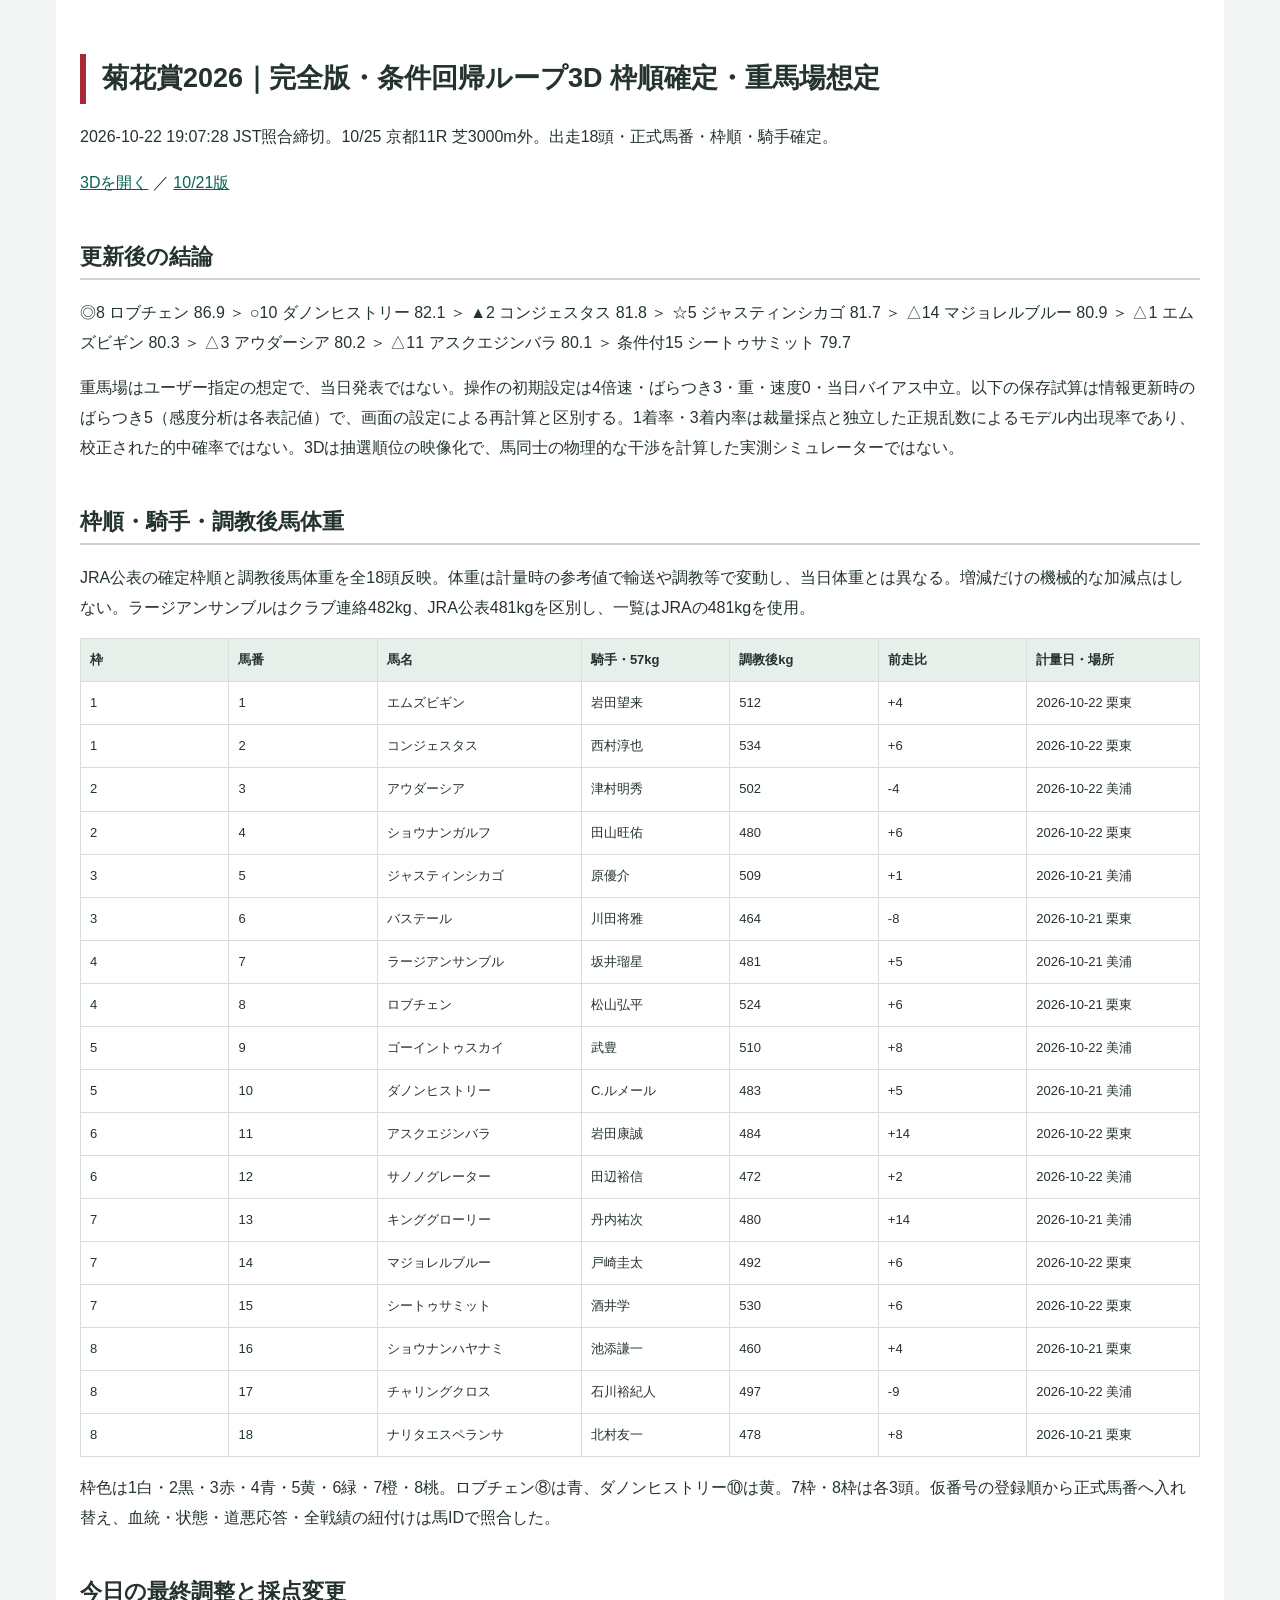
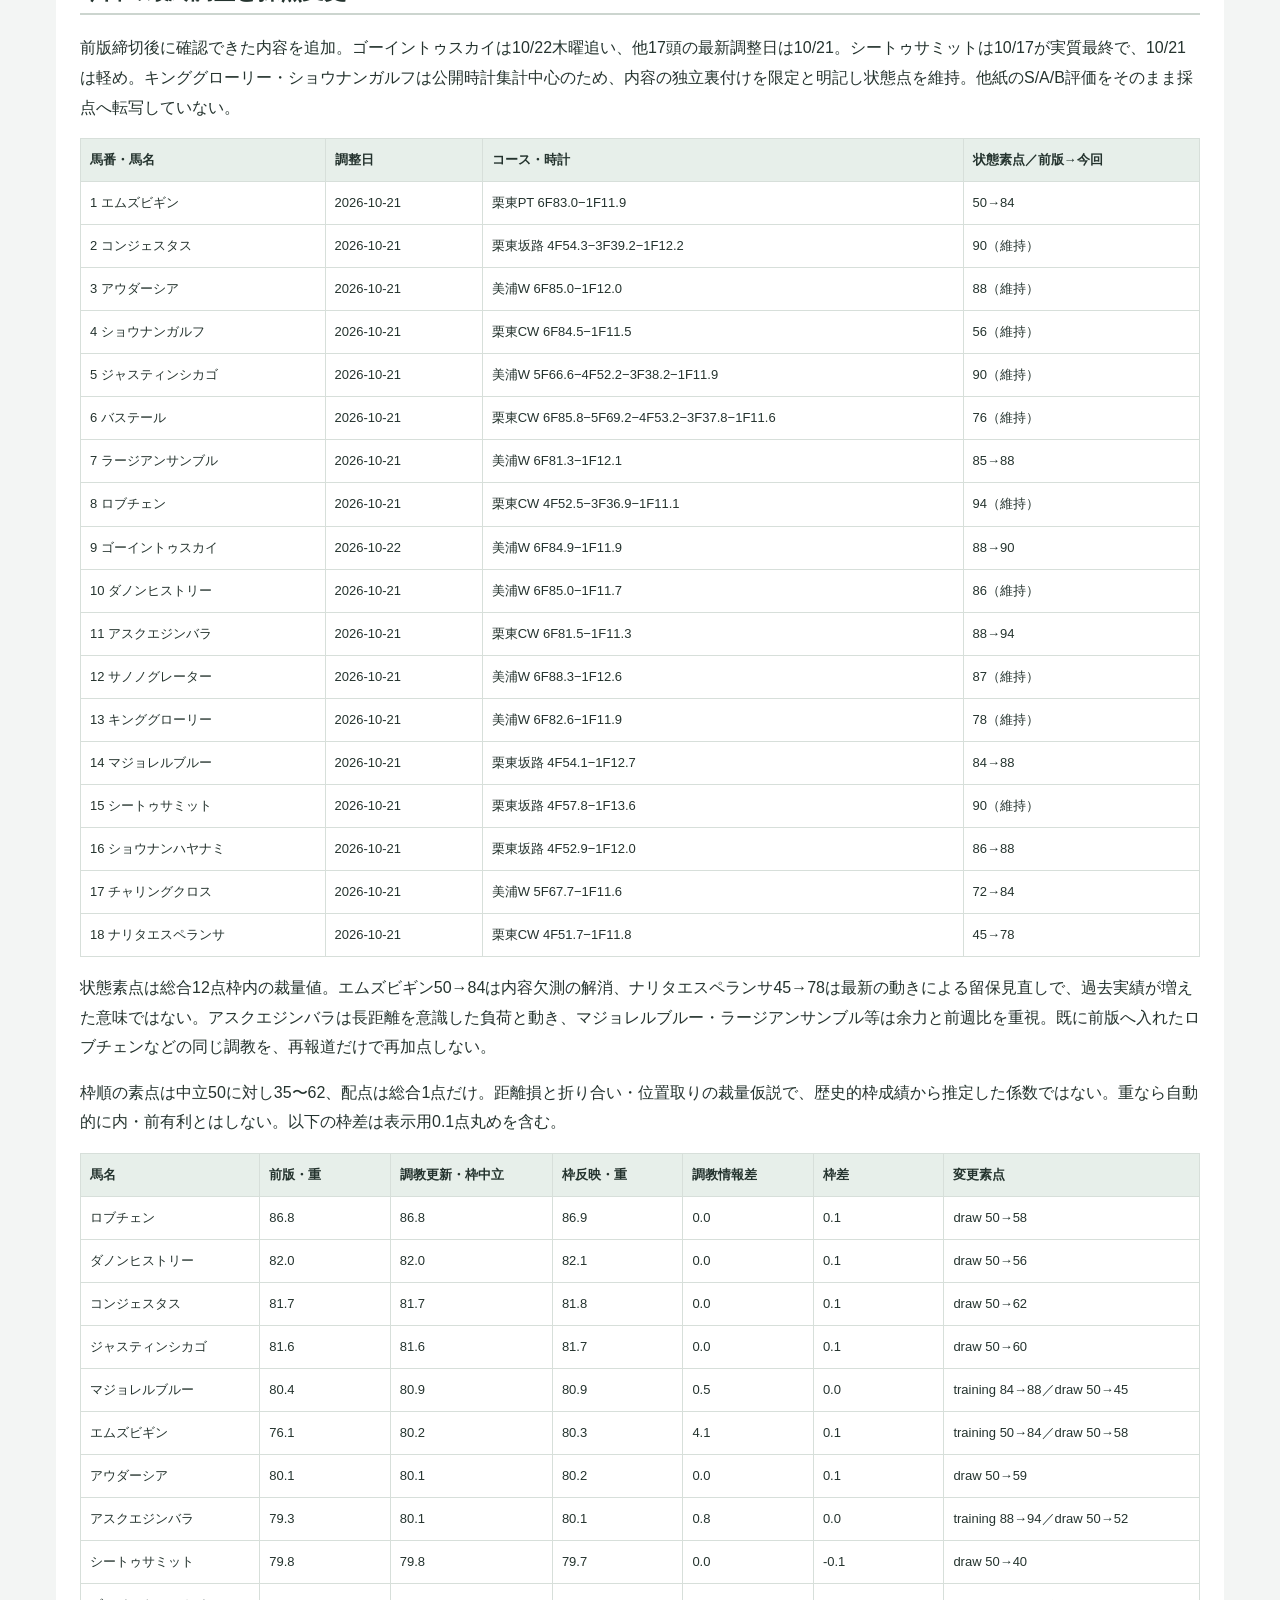
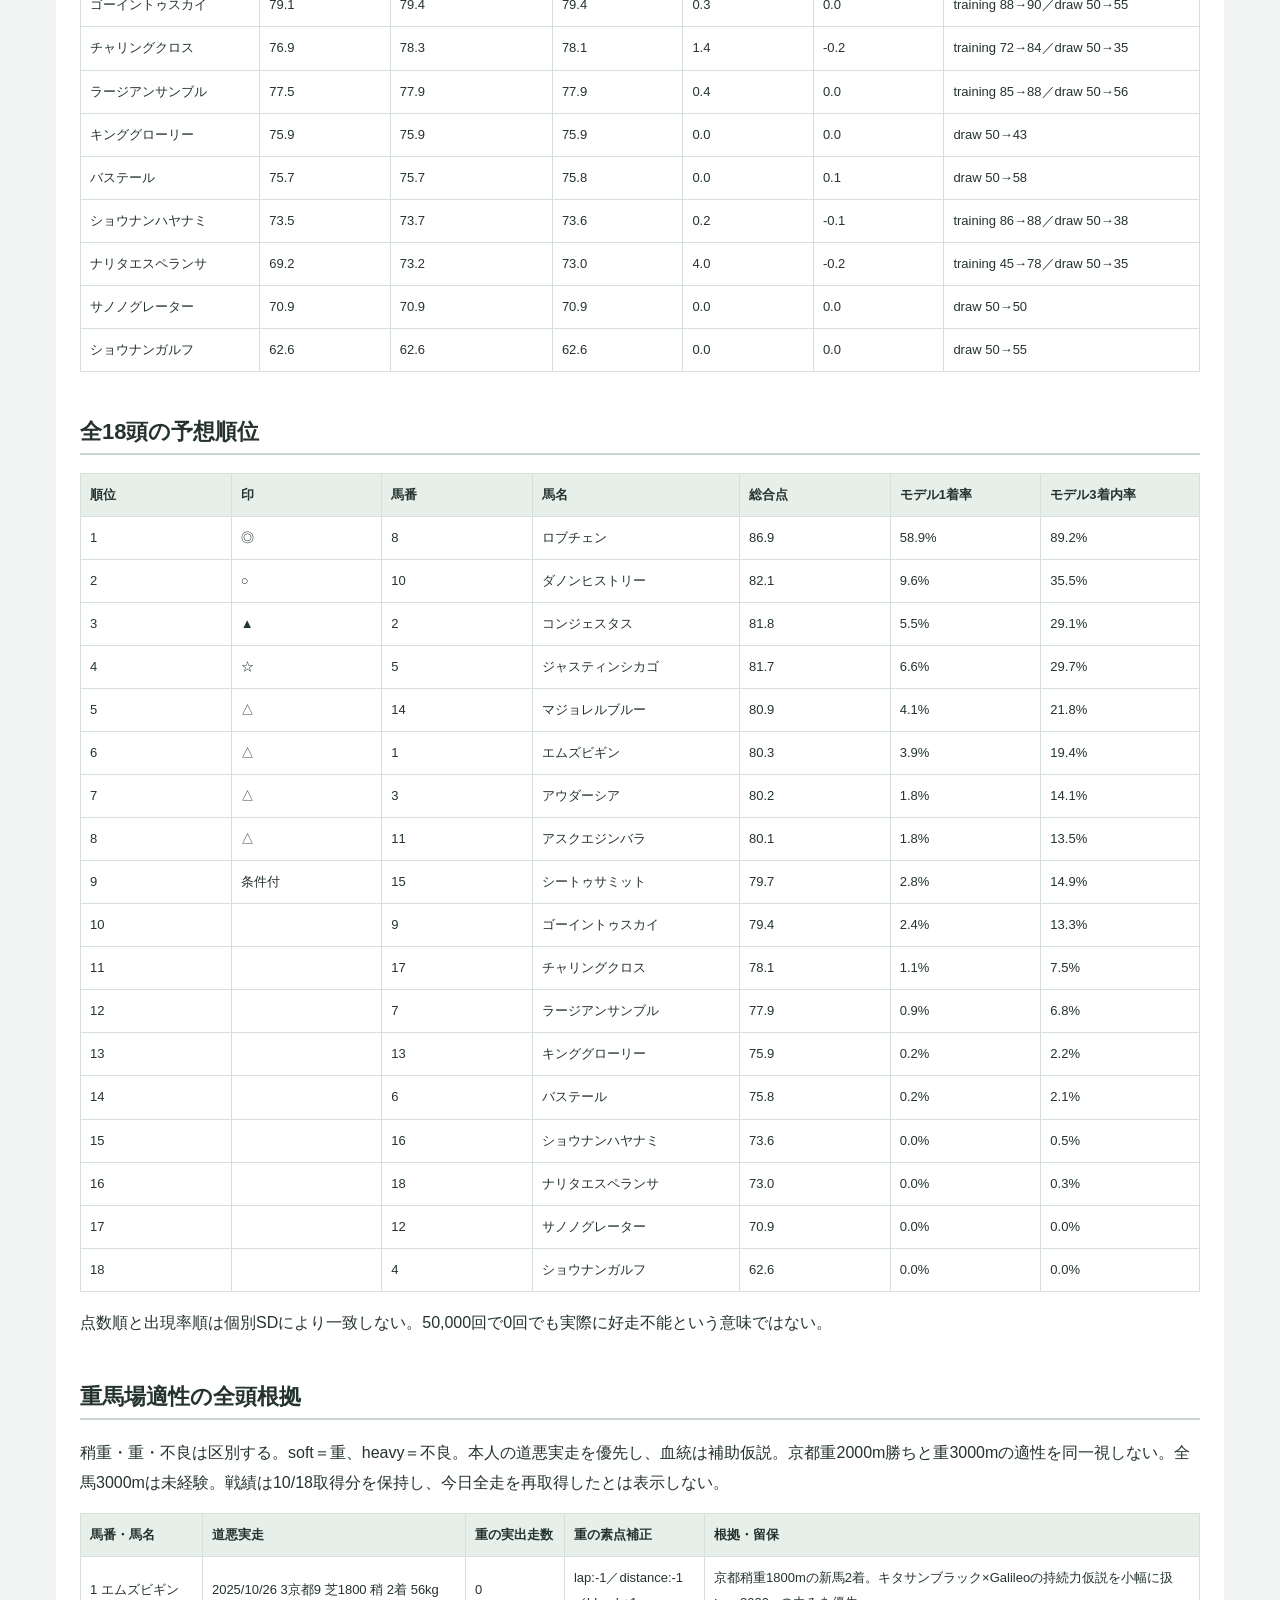
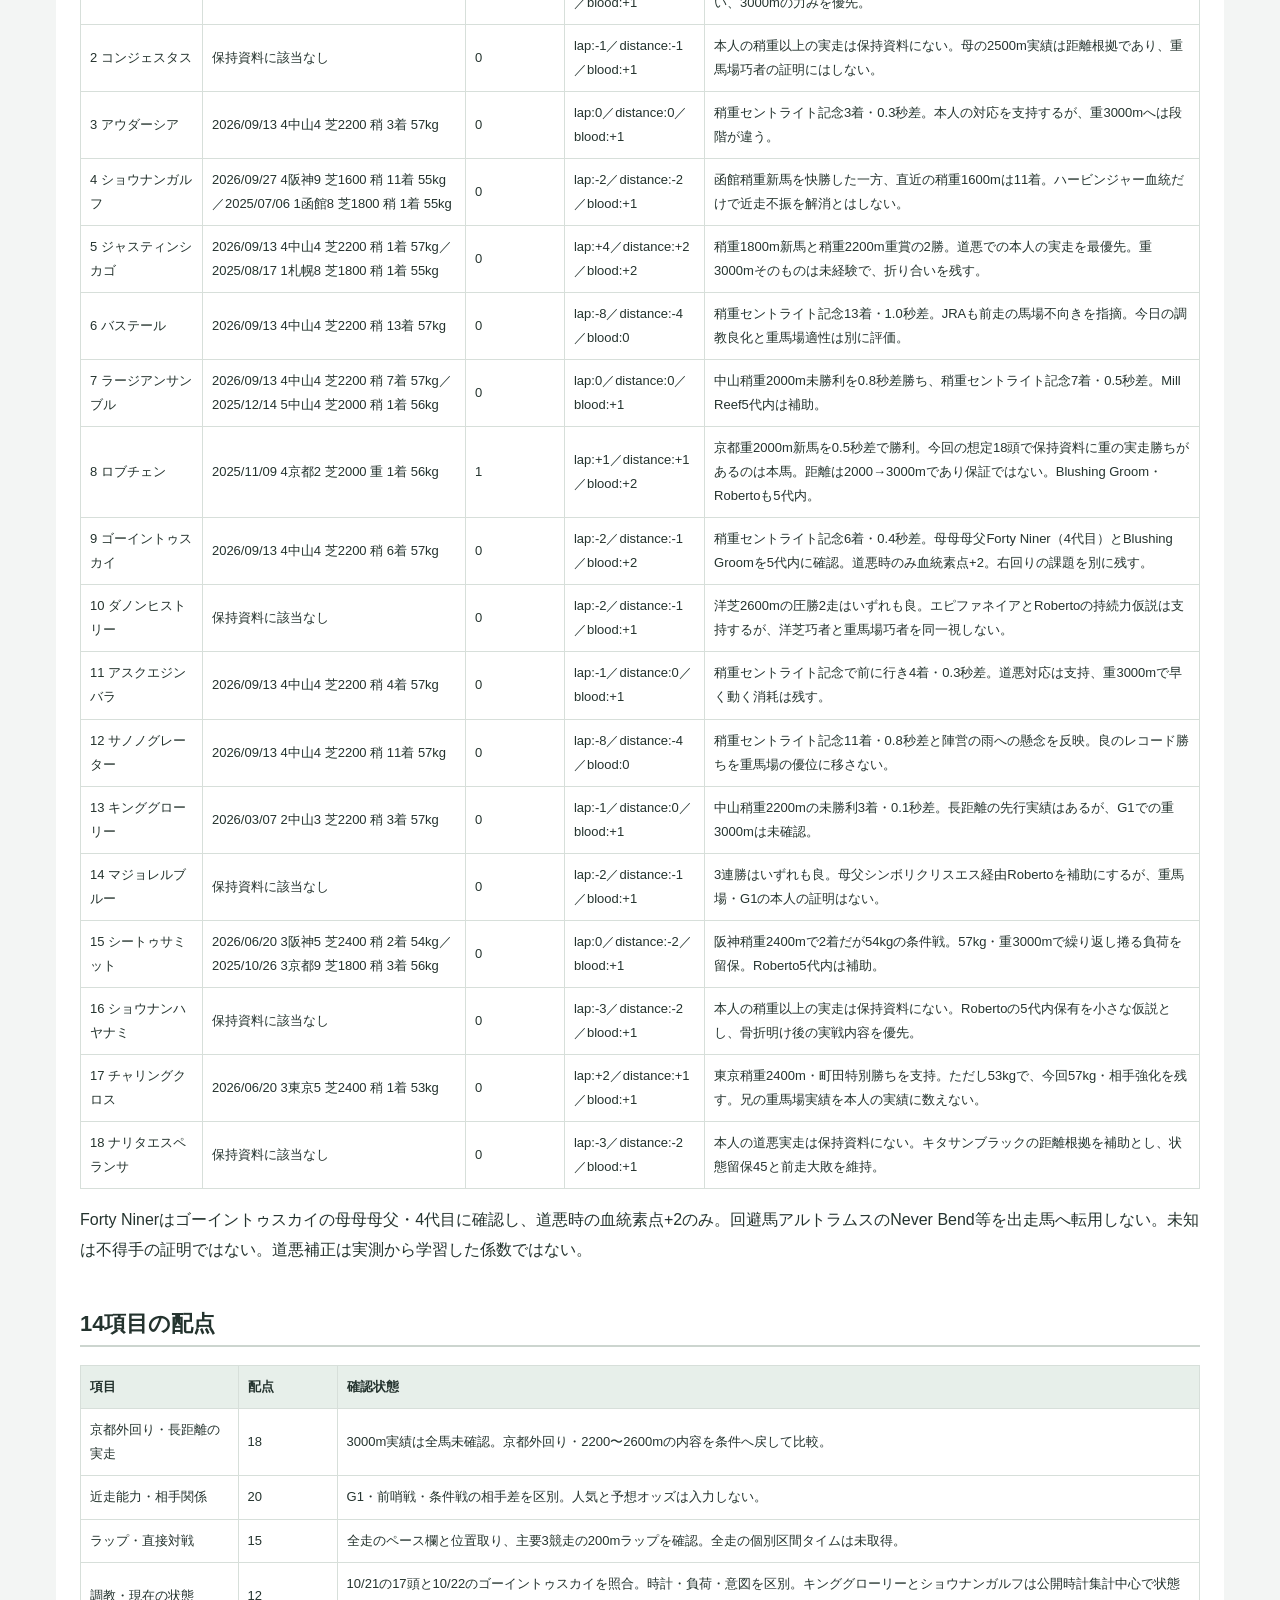
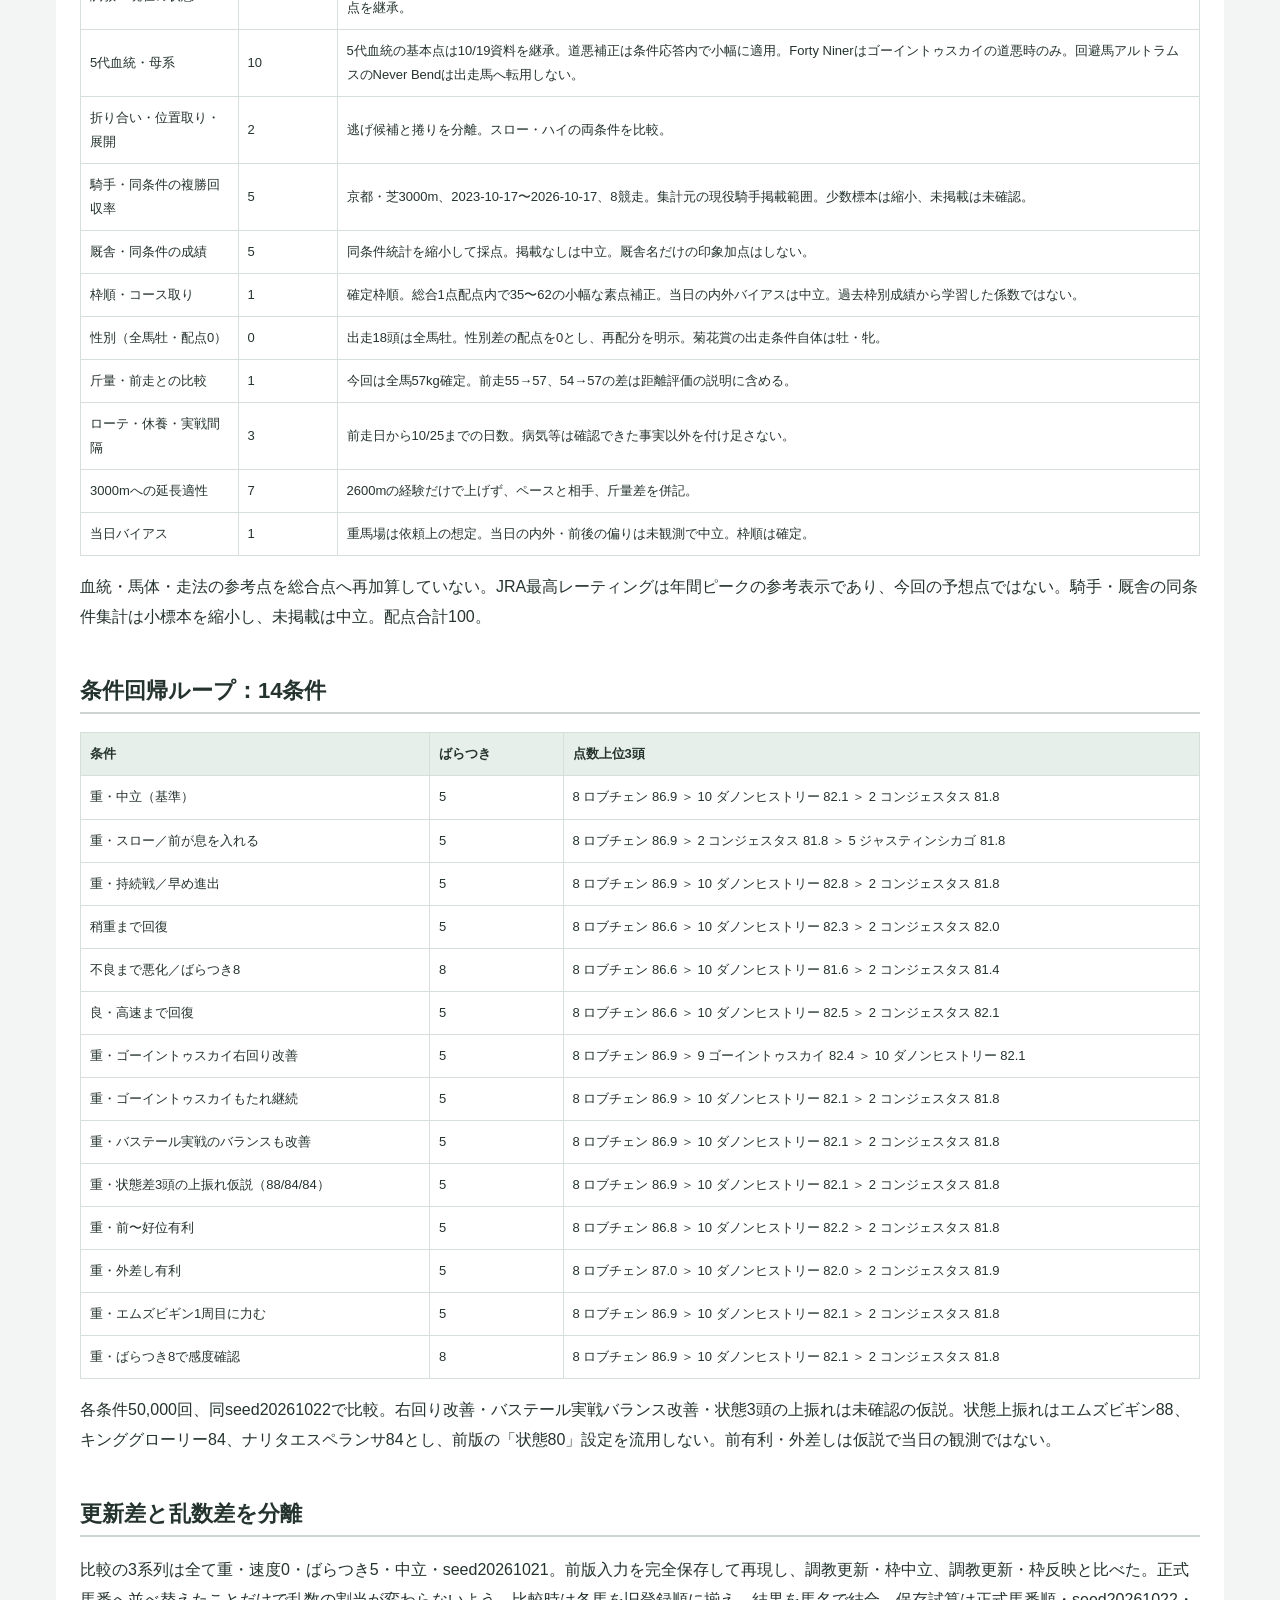
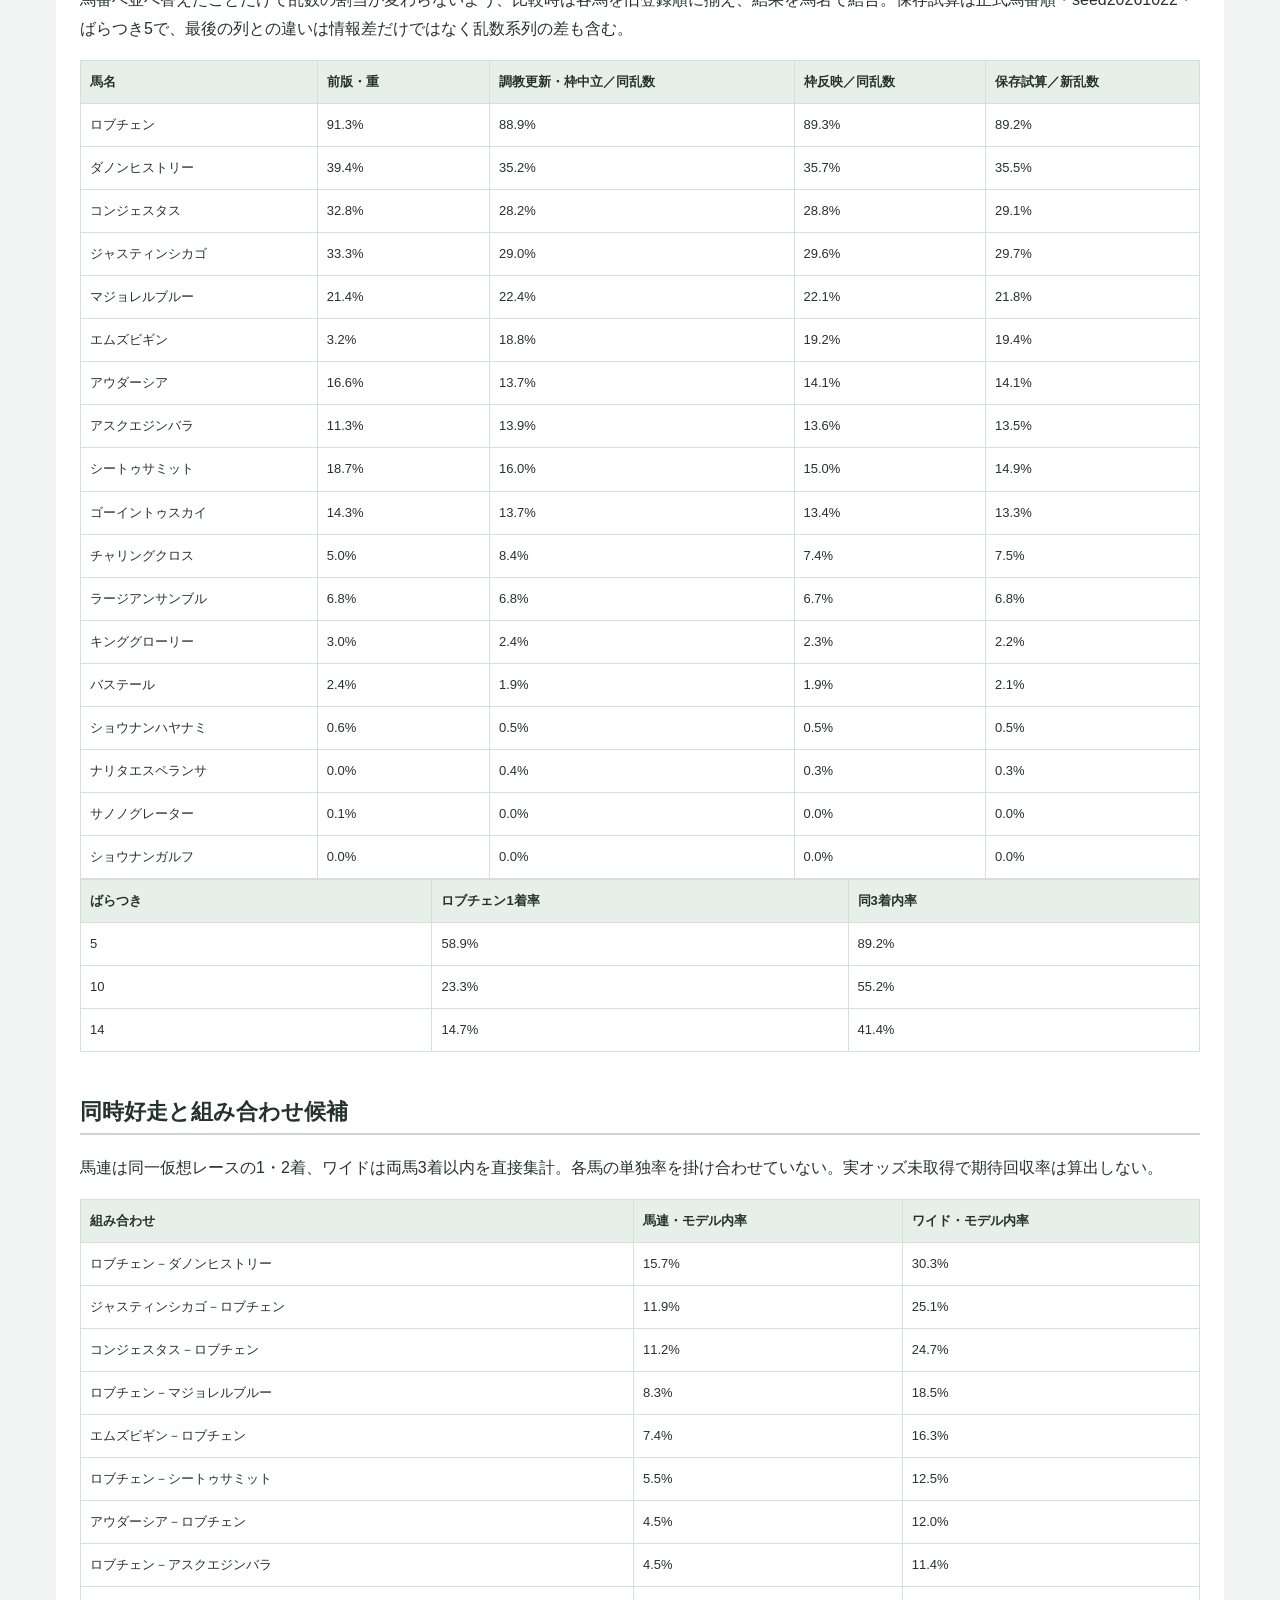
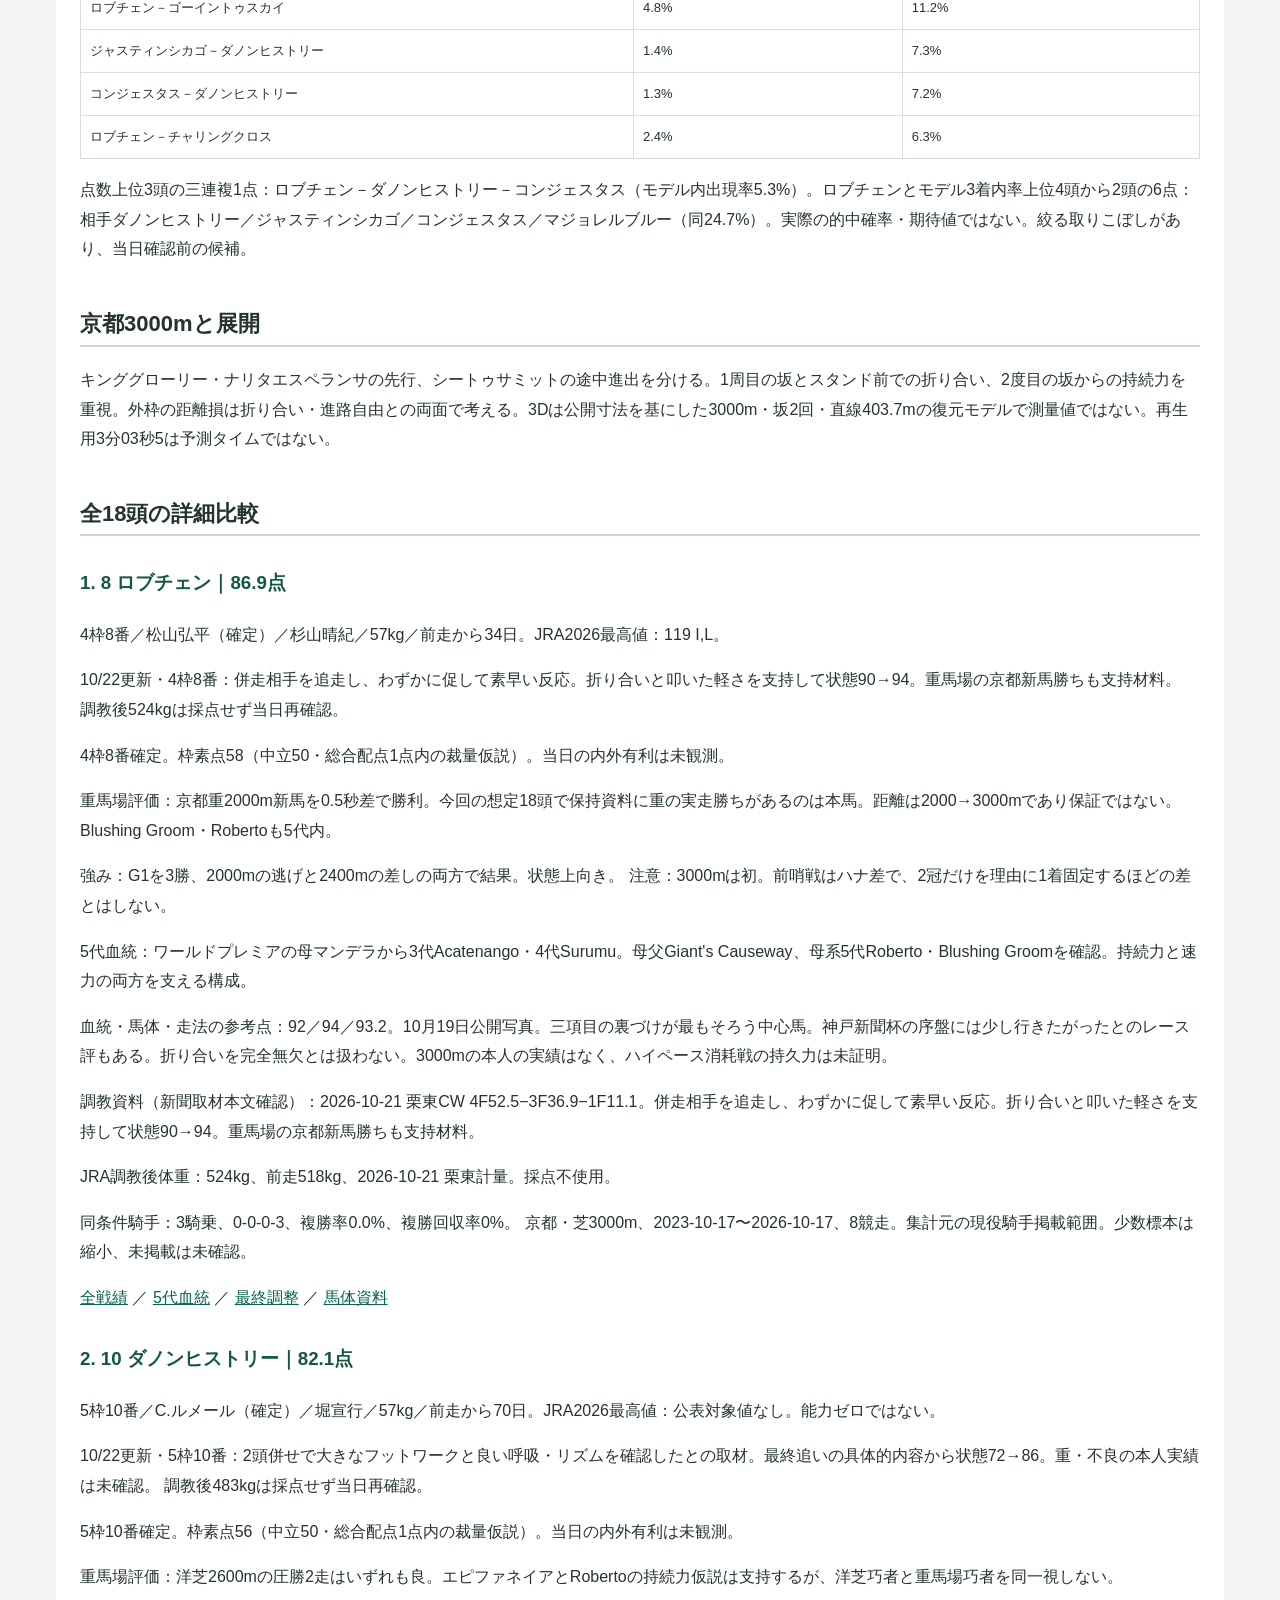
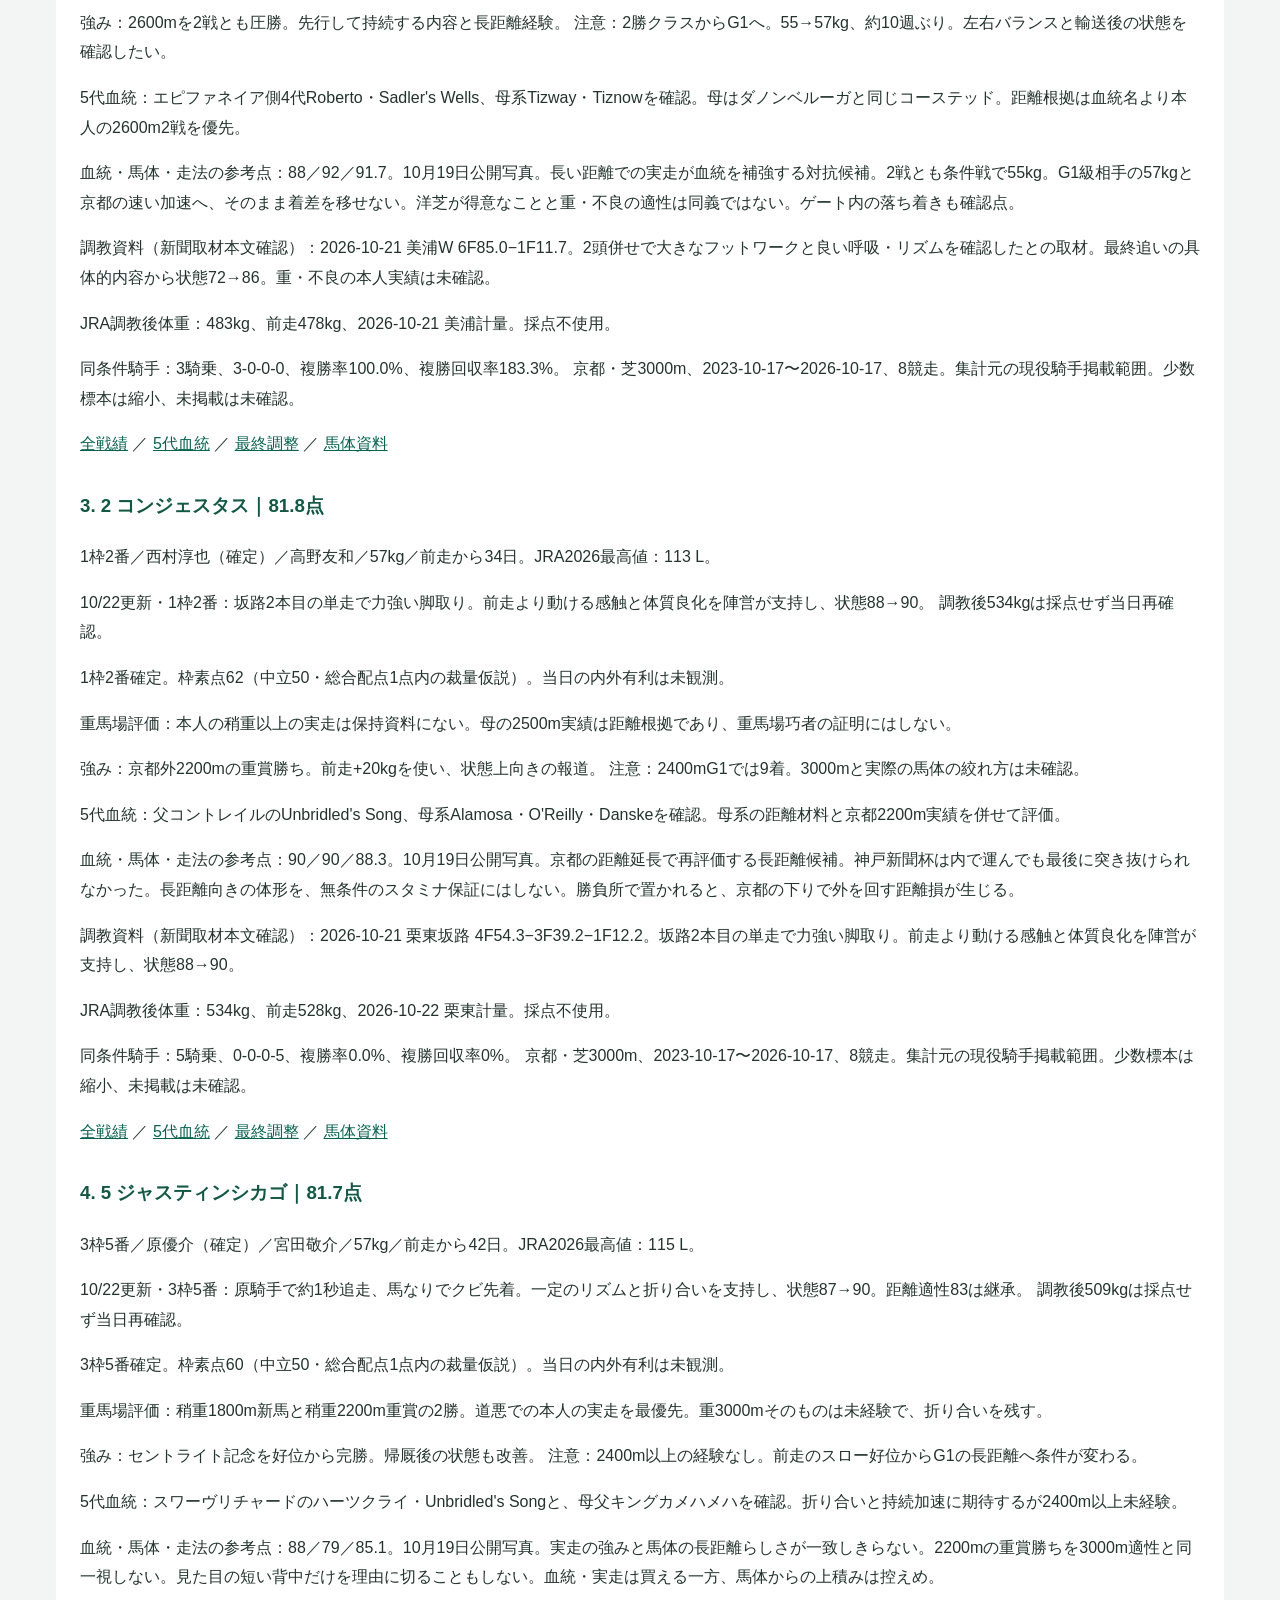
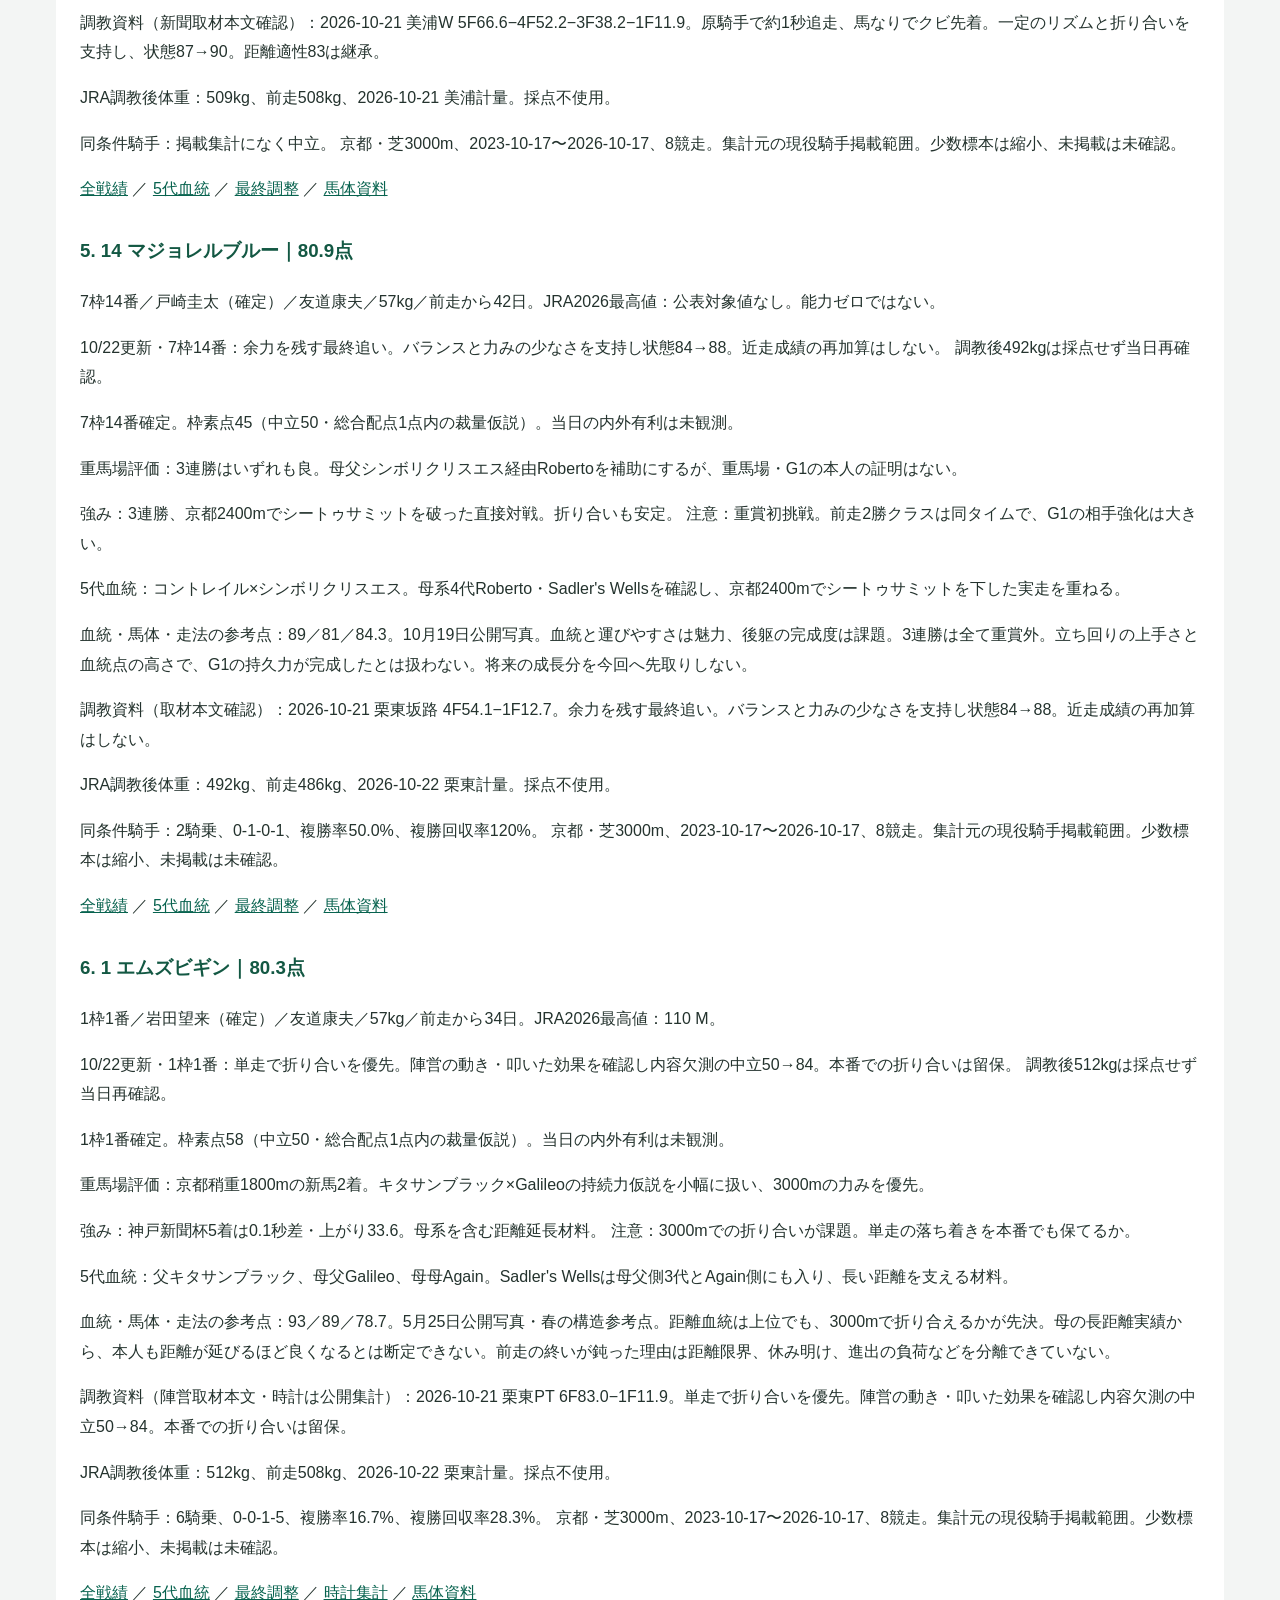
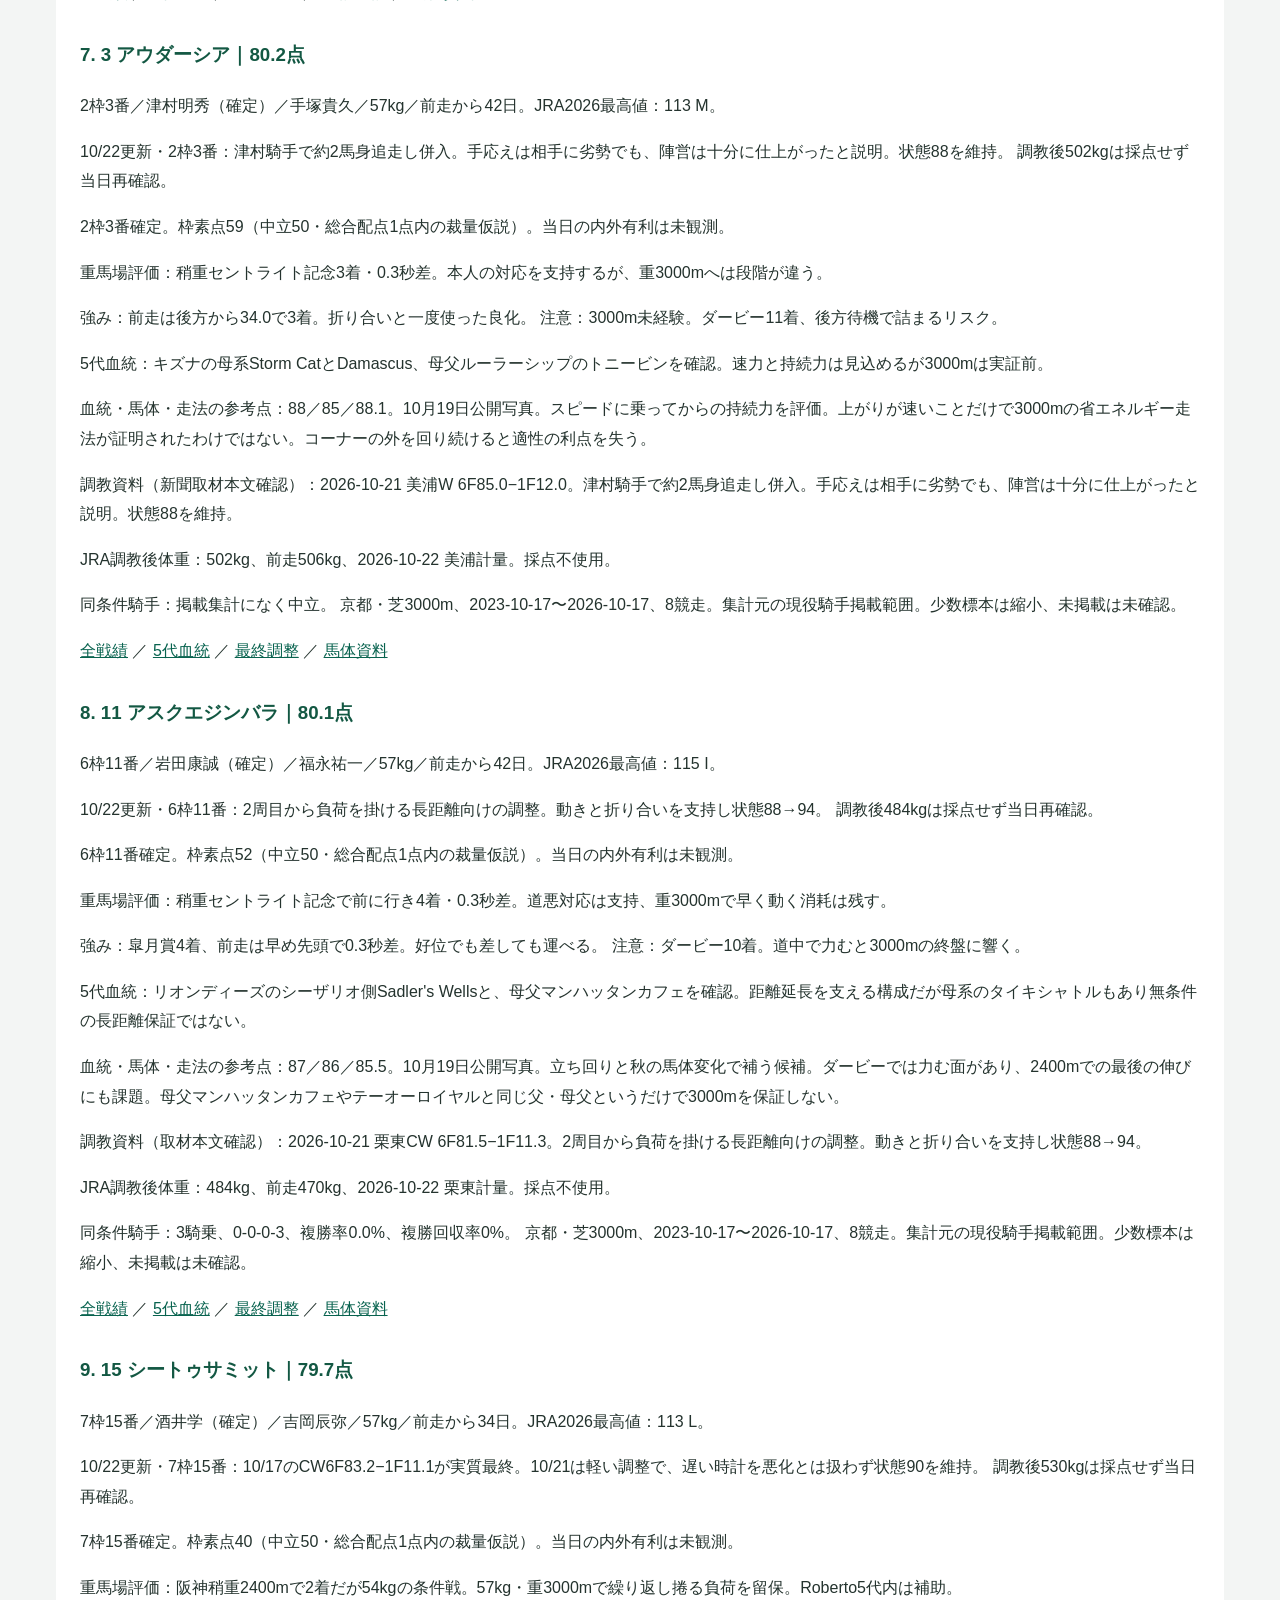
<file: race-engine/reports/kikka-2026-20261022.html>
<!doctype html><html lang="ja"><meta charset="utf-8"><meta name="viewport" content="width=device-width,initial-scale=1"><title>菊花賞2026 10-22更新・完全版</title><style>body{margin:0;background:#f3f5f4;color:#24332e;font:16px/1.85 -apple-system,BlinkMacSystemFont,"Hiragino Sans",Meiryo,sans-serif}main{max-width:1120px;margin:auto;padding:36px 24px 70px;background:white}h1{font-size:27px;border-left:6px solid #a72a36;padding-left:16px}h2{font-size:22px;margin-top:40px;border-bottom:2px solid #ccd5cf}h3{margin-top:30px;color:#135843}.scroll{overflow-x:auto}table{width:100%;border-collapse:collapse;font-size:13px}td,th{border:1px solid #d7dfda;padding:9px;min-width:80px}th{background:#e7efea;text-align:left}a{color:#08634f}@media(max-width:600px){main{padding:22px 16px}h1{font-size:24px}table{min-width:640px}}@media print{.scroll{overflow:visible}table{min-width:0}h2,h3{break-after:avoid}}</style><main><h1>菊花賞2026｜完全版・条件回帰ループ3D 枠順確定・重馬場想定</h1>
<p>2026-10-22 19:07:28 JST照合締切。10/25 京都11R 芝3000m外。出走18頭・正式馬番・枠順・騎手確定。</p>
<p><a href="https://sudaakira.github.io/ainews/race-engine/?race=kikka-2026&amp;replay=20261022" target="_blank" rel="noopener">3Dを開く</a> ／ <a href="./kikka-2026-20261021.html" target="_blank" rel="noopener">10/21版</a></p>
<h2>更新後の結論</h2>
<p>◎8 ロブチェン 86.9 ＞ ○10 ダノンヒストリー 82.1 ＞ ▲2 コンジェスタス 81.8 ＞ ☆5 ジャスティンシカゴ 81.7 ＞ △14 マジョレルブルー 80.9 ＞ △1 エムズビギン 80.3 ＞ △3 アウダーシア 80.2 ＞ △11 アスクエジンバラ 80.1 ＞ 条件付15 シートゥサミット 79.7</p>
<p>重馬場はユーザー指定の想定で、当日発表ではない。操作の初期設定は4倍速・ばらつき3・重・速度0・当日バイアス中立。以下の保存試算は情報更新時のばらつき5（感度分析は各表記値）で、画面の設定による再計算と区別する。1着率・3着内率は裁量採点と独立した正規乱数によるモデル内出現率であり、校正された的中確率ではない。3Dは抽選順位の映像化で、馬同士の物理的な干渉を計算した実測シミュレーターではない。</p>
<h2>枠順・騎手・調教後馬体重</h2>
<p>JRA公表の確定枠順と調教後馬体重を全18頭反映。体重は計量時の参考値で輸送や調教等で変動し、当日体重とは異なる。増減だけの機械的な加減点はしない。ラージアンサンブルはクラブ連絡482kg、JRA公表481kgを区別し、一覧はJRAの481kgを使用。</p>
<div class="scroll"><table><tr><th>枠</th><th>馬番</th><th>馬名</th><th>騎手・57kg</th><th>調教後kg</th><th>前走比</th><th>計量日・場所</th></tr><tr><td>1</td><td>1</td><td>エムズビギン</td><td>岩田望来</td><td>512</td><td>+4</td><td>2026-10-22 栗東</td></tr><tr><td>1</td><td>2</td><td>コンジェスタス</td><td>西村淳也</td><td>534</td><td>+6</td><td>2026-10-22 栗東</td></tr><tr><td>2</td><td>3</td><td>アウダーシア</td><td>津村明秀</td><td>502</td><td>-4</td><td>2026-10-22 美浦</td></tr><tr><td>2</td><td>4</td><td>ショウナンガルフ</td><td>田山旺佑</td><td>480</td><td>+6</td><td>2026-10-22 栗東</td></tr><tr><td>3</td><td>5</td><td>ジャスティンシカゴ</td><td>原優介</td><td>509</td><td>+1</td><td>2026-10-21 美浦</td></tr><tr><td>3</td><td>6</td><td>バステール</td><td>川田将雅</td><td>464</td><td>-8</td><td>2026-10-21 栗東</td></tr><tr><td>4</td><td>7</td><td>ラージアンサンブル</td><td>坂井瑠星</td><td>481</td><td>+5</td><td>2026-10-21 美浦</td></tr><tr><td>4</td><td>8</td><td>ロブチェン</td><td>松山弘平</td><td>524</td><td>+6</td><td>2026-10-21 栗東</td></tr><tr><td>5</td><td>9</td><td>ゴーイントゥスカイ</td><td>武豊</td><td>510</td><td>+8</td><td>2026-10-22 美浦</td></tr><tr><td>5</td><td>10</td><td>ダノンヒストリー</td><td>C.ルメール</td><td>483</td><td>+5</td><td>2026-10-21 美浦</td></tr><tr><td>6</td><td>11</td><td>アスクエジンバラ</td><td>岩田康誠</td><td>484</td><td>+14</td><td>2026-10-22 栗東</td></tr><tr><td>6</td><td>12</td><td>サノノグレーター</td><td>田辺裕信</td><td>472</td><td>+2</td><td>2026-10-22 美浦</td></tr><tr><td>7</td><td>13</td><td>キンググローリー</td><td>丹内祐次</td><td>480</td><td>+14</td><td>2026-10-21 美浦</td></tr><tr><td>7</td><td>14</td><td>マジョレルブルー</td><td>戸崎圭太</td><td>492</td><td>+6</td><td>2026-10-22 栗東</td></tr><tr><td>7</td><td>15</td><td>シートゥサミット</td><td>酒井学</td><td>530</td><td>+6</td><td>2026-10-22 栗東</td></tr><tr><td>8</td><td>16</td><td>ショウナンハヤナミ</td><td>池添謙一</td><td>460</td><td>+4</td><td>2026-10-21 栗東</td></tr><tr><td>8</td><td>17</td><td>チャリングクロス</td><td>石川裕紀人</td><td>497</td><td>-9</td><td>2026-10-22 美浦</td></tr><tr><td>8</td><td>18</td><td>ナリタエスペランサ</td><td>北村友一</td><td>478</td><td>+8</td><td>2026-10-21 栗東</td></tr></table></div>
<p>枠色は1白・2黒・3赤・4青・5黄・6緑・7橙・8桃。ロブチェン⑧は青、ダノンヒストリー⑩は黄。7枠・8枠は各3頭。仮番号の登録順から正式馬番へ入れ替え、血統・状態・道悪応答・全戦績の紐付けは馬IDで照合した。</p>
<h2>今日の最終調整と採点変更</h2>
<p>前版締切後に確認できた内容を追加。ゴーイントゥスカイは10/22木曜追い、他17頭の最新調整日は10/21。シートゥサミットは10/17が実質最終で、10/21は軽め。キンググローリー・ショウナンガルフは公開時計集計中心のため、内容の独立裏付けを限定と明記し状態点を維持。他紙のS/A/B評価をそのまま採点へ転写していない。</p>
<div class="scroll"><table><tr><th>馬番・馬名</th><th>調整日</th><th>コース・時計</th><th>状態素点／前版→今回</th></tr><tr><td>1 エムズビギン</td><td>2026-10-21</td><td>栗東PT 6F83.0−1F11.9</td><td>50→84</td></tr><tr><td>2 コンジェスタス</td><td>2026-10-21</td><td>栗東坂路 4F54.3−3F39.2−1F12.2</td><td>90（維持）</td></tr><tr><td>3 アウダーシア</td><td>2026-10-21</td><td>美浦W 6F85.0−1F12.0</td><td>88（維持）</td></tr><tr><td>4 ショウナンガルフ</td><td>2026-10-21</td><td>栗東CW 6F84.5−1F11.5</td><td>56（維持）</td></tr><tr><td>5 ジャスティンシカゴ</td><td>2026-10-21</td><td>美浦W 5F66.6−4F52.2−3F38.2−1F11.9</td><td>90（維持）</td></tr><tr><td>6 バステール</td><td>2026-10-21</td><td>栗東CW 6F85.8−5F69.2−4F53.2−3F37.8−1F11.6</td><td>76（維持）</td></tr><tr><td>7 ラージアンサンブル</td><td>2026-10-21</td><td>美浦W 6F81.3−1F12.1</td><td>85→88</td></tr><tr><td>8 ロブチェン</td><td>2026-10-21</td><td>栗東CW 4F52.5−3F36.9−1F11.1</td><td>94（維持）</td></tr><tr><td>9 ゴーイントゥスカイ</td><td>2026-10-22</td><td>美浦W 6F84.9−1F11.9</td><td>88→90</td></tr><tr><td>10 ダノンヒストリー</td><td>2026-10-21</td><td>美浦W 6F85.0−1F11.7</td><td>86（維持）</td></tr><tr><td>11 アスクエジンバラ</td><td>2026-10-21</td><td>栗東CW 6F81.5−1F11.3</td><td>88→94</td></tr><tr><td>12 サノノグレーター</td><td>2026-10-21</td><td>美浦W 6F88.3−1F12.6</td><td>87（維持）</td></tr><tr><td>13 キンググローリー</td><td>2026-10-21</td><td>美浦W 6F82.6−1F11.9</td><td>78（維持）</td></tr><tr><td>14 マジョレルブルー</td><td>2026-10-21</td><td>栗東坂路 4F54.1−1F12.7</td><td>84→88</td></tr><tr><td>15 シートゥサミット</td><td>2026-10-21</td><td>栗東坂路 4F57.8−1F13.6</td><td>90（維持）</td></tr><tr><td>16 ショウナンハヤナミ</td><td>2026-10-21</td><td>栗東坂路 4F52.9−1F12.0</td><td>86→88</td></tr><tr><td>17 チャリングクロス</td><td>2026-10-21</td><td>美浦W 5F67.7−1F11.6</td><td>72→84</td></tr><tr><td>18 ナリタエスペランサ</td><td>2026-10-21</td><td>栗東CW 4F51.7−1F11.8</td><td>45→78</td></tr></table></div>
<p>状態素点は総合12点枠内の裁量値。エムズビギン50→84は内容欠測の解消、ナリタエスペランサ45→78は最新の動きによる留保見直しで、過去実績が増えた意味ではない。アスクエジンバラは長距離を意識した負荷と動き、マジョレルブルー・ラージアンサンブル等は余力と前週比を重視。既に前版へ入れたロブチェンなどの同じ調教を、再報道だけで再加点しない。</p>
<p>枠順の素点は中立50に対し35〜62、配点は総合1点だけ。距離損と折り合い・位置取りの裁量仮説で、歴史的枠成績から推定した係数ではない。重なら自動的に内・前有利とはしない。以下の枠差は表示用0.1点丸めを含む。</p>
<div class="scroll"><table><tr><th>馬名</th><th>前版・重</th><th>調教更新・枠中立</th><th>枠反映・重</th><th>調教情報差</th><th>枠差</th><th>変更素点</th></tr><tr><td>ロブチェン</td><td>86.8</td><td>86.8</td><td>86.9</td><td>0.0</td><td>0.1</td><td>draw 50→58</td></tr><tr><td>ダノンヒストリー</td><td>82.0</td><td>82.0</td><td>82.1</td><td>0.0</td><td>0.1</td><td>draw 50→56</td></tr><tr><td>コンジェスタス</td><td>81.7</td><td>81.7</td><td>81.8</td><td>0.0</td><td>0.1</td><td>draw 50→62</td></tr><tr><td>ジャスティンシカゴ</td><td>81.6</td><td>81.6</td><td>81.7</td><td>0.0</td><td>0.1</td><td>draw 50→60</td></tr><tr><td>マジョレルブルー</td><td>80.4</td><td>80.9</td><td>80.9</td><td>0.5</td><td>0.0</td><td>training 84→88／draw 50→45</td></tr><tr><td>エムズビギン</td><td>76.1</td><td>80.2</td><td>80.3</td><td>4.1</td><td>0.1</td><td>training 50→84／draw 50→58</td></tr><tr><td>アウダーシア</td><td>80.1</td><td>80.1</td><td>80.2</td><td>0.0</td><td>0.1</td><td>draw 50→59</td></tr><tr><td>アスクエジンバラ</td><td>79.3</td><td>80.1</td><td>80.1</td><td>0.8</td><td>0.0</td><td>training 88→94／draw 50→52</td></tr><tr><td>シートゥサミット</td><td>79.8</td><td>79.8</td><td>79.7</td><td>0.0</td><td>-0.1</td><td>draw 50→40</td></tr><tr><td>ゴーイントゥスカイ</td><td>79.1</td><td>79.4</td><td>79.4</td><td>0.3</td><td>0.0</td><td>training 88→90／draw 50→55</td></tr><tr><td>チャリングクロス</td><td>76.9</td><td>78.3</td><td>78.1</td><td>1.4</td><td>-0.2</td><td>training 72→84／draw 50→35</td></tr><tr><td>ラージアンサンブル</td><td>77.5</td><td>77.9</td><td>77.9</td><td>0.4</td><td>0.0</td><td>training 85→88／draw 50→56</td></tr><tr><td>キンググローリー</td><td>75.9</td><td>75.9</td><td>75.9</td><td>0.0</td><td>0.0</td><td>draw 50→43</td></tr><tr><td>バステール</td><td>75.7</td><td>75.7</td><td>75.8</td><td>0.0</td><td>0.1</td><td>draw 50→58</td></tr><tr><td>ショウナンハヤナミ</td><td>73.5</td><td>73.7</td><td>73.6</td><td>0.2</td><td>-0.1</td><td>training 86→88／draw 50→38</td></tr><tr><td>ナリタエスペランサ</td><td>69.2</td><td>73.2</td><td>73.0</td><td>4.0</td><td>-0.2</td><td>training 45→78／draw 50→35</td></tr><tr><td>サノノグレーター</td><td>70.9</td><td>70.9</td><td>70.9</td><td>0.0</td><td>0.0</td><td>draw 50→50</td></tr><tr><td>ショウナンガルフ</td><td>62.6</td><td>62.6</td><td>62.6</td><td>0.0</td><td>0.0</td><td>draw 50→55</td></tr></table></div>
<h2>全18頭の予想順位</h2>
<div class="scroll"><table><tr><th>順位</th><th>印</th><th>馬番</th><th>馬名</th><th>総合点</th><th>モデル1着率</th><th>モデル3着内率</th></tr><tr><td>1</td><td>◎</td><td>8</td><td>ロブチェン</td><td>86.9</td><td>58.9%</td><td>89.2%</td></tr><tr><td>2</td><td>○</td><td>10</td><td>ダノンヒストリー</td><td>82.1</td><td>9.6%</td><td>35.5%</td></tr><tr><td>3</td><td>▲</td><td>2</td><td>コンジェスタス</td><td>81.8</td><td>5.5%</td><td>29.1%</td></tr><tr><td>4</td><td>☆</td><td>5</td><td>ジャスティンシカゴ</td><td>81.7</td><td>6.6%</td><td>29.7%</td></tr><tr><td>5</td><td>△</td><td>14</td><td>マジョレルブルー</td><td>80.9</td><td>4.1%</td><td>21.8%</td></tr><tr><td>6</td><td>△</td><td>1</td><td>エムズビギン</td><td>80.3</td><td>3.9%</td><td>19.4%</td></tr><tr><td>7</td><td>△</td><td>3</td><td>アウダーシア</td><td>80.2</td><td>1.8%</td><td>14.1%</td></tr><tr><td>8</td><td>△</td><td>11</td><td>アスクエジンバラ</td><td>80.1</td><td>1.8%</td><td>13.5%</td></tr><tr><td>9</td><td>条件付</td><td>15</td><td>シートゥサミット</td><td>79.7</td><td>2.8%</td><td>14.9%</td></tr><tr><td>10</td><td></td><td>9</td><td>ゴーイントゥスカイ</td><td>79.4</td><td>2.4%</td><td>13.3%</td></tr><tr><td>11</td><td></td><td>17</td><td>チャリングクロス</td><td>78.1</td><td>1.1%</td><td>7.5%</td></tr><tr><td>12</td><td></td><td>7</td><td>ラージアンサンブル</td><td>77.9</td><td>0.9%</td><td>6.8%</td></tr><tr><td>13</td><td></td><td>13</td><td>キンググローリー</td><td>75.9</td><td>0.2%</td><td>2.2%</td></tr><tr><td>14</td><td></td><td>6</td><td>バステール</td><td>75.8</td><td>0.2%</td><td>2.1%</td></tr><tr><td>15</td><td></td><td>16</td><td>ショウナンハヤナミ</td><td>73.6</td><td>0.0%</td><td>0.5%</td></tr><tr><td>16</td><td></td><td>18</td><td>ナリタエスペランサ</td><td>73.0</td><td>0.0%</td><td>0.3%</td></tr><tr><td>17</td><td></td><td>12</td><td>サノノグレーター</td><td>70.9</td><td>0.0%</td><td>0.0%</td></tr><tr><td>18</td><td></td><td>4</td><td>ショウナンガルフ</td><td>62.6</td><td>0.0%</td><td>0.0%</td></tr></table></div>
<p>点数順と出現率順は個別SDにより一致しない。50,000回で0回でも実際に好走不能という意味ではない。</p>
<h2>重馬場適性の全頭根拠</h2>
<p>稍重・重・不良は区別する。soft＝重、heavy＝不良。本人の道悪実走を優先し、血統は補助仮説。京都重2000m勝ちと重3000mの適性を同一視しない。全馬3000mは未経験。戦績は10/18取得分を保持し、今日全走を再取得したとは表示しない。</p>
<div class="scroll"><table><tr><th>馬番・馬名</th><th>道悪実走</th><th>重の実出走数</th><th>重の素点補正</th><th>根拠・留保</th></tr><tr><td>1 エムズビギン</td><td>2025/10/26 3京都9 芝1800 稍 2着 56kg</td><td>0</td><td>lap:-1／distance:-1／blood:+1</td><td>京都稍重1800mの新馬2着。キタサンブラック×Galileoの持続力仮説を小幅に扱い、3000mの力みを優先。</td></tr><tr><td>2 コンジェスタス</td><td>保持資料に該当なし</td><td>0</td><td>lap:-1／distance:-1／blood:+1</td><td>本人の稍重以上の実走は保持資料にない。母の2500m実績は距離根拠であり、重馬場巧者の証明にはしない。</td></tr><tr><td>3 アウダーシア</td><td>2026/09/13 4中山4 芝2200 稍 3着 57kg</td><td>0</td><td>lap:0／distance:0／blood:+1</td><td>稍重セントライト記念3着・0.3秒差。本人の対応を支持するが、重3000mへは段階が違う。</td></tr><tr><td>4 ショウナンガルフ</td><td>2026/09/27 4阪神9 芝1600 稍 11着 55kg／2025/07/06 1函館8 芝1800 稍 1着 55kg</td><td>0</td><td>lap:-2／distance:-2／blood:+1</td><td>函館稍重新馬を快勝した一方、直近の稍重1600mは11着。ハービンジャー血統だけで近走不振を解消とはしない。</td></tr><tr><td>5 ジャスティンシカゴ</td><td>2026/09/13 4中山4 芝2200 稍 1着 57kg／2025/08/17 1札幌8 芝1800 稍 1着 55kg</td><td>0</td><td>lap:+4／distance:+2／blood:+2</td><td>稍重1800m新馬と稍重2200m重賞の2勝。道悪での本人の実走を最優先。重3000mそのものは未経験で、折り合いを残す。</td></tr><tr><td>6 バステール</td><td>2026/09/13 4中山4 芝2200 稍 13着 57kg</td><td>0</td><td>lap:-8／distance:-4／blood:0</td><td>稍重セントライト記念13着・1.0秒差。JRAも前走の馬場不向きを指摘。今日の調教良化と重馬場適性は別に評価。</td></tr><tr><td>7 ラージアンサンブル</td><td>2026/09/13 4中山4 芝2200 稍 7着 57kg／2025/12/14 5中山4 芝2000 稍 1着 56kg</td><td>0</td><td>lap:0／distance:0／blood:+1</td><td>中山稍重2000m未勝利を0.8秒差勝ち、稍重セントライト記念7着・0.5秒差。Mill Reef5代内は補助。</td></tr><tr><td>8 ロブチェン</td><td>2025/11/09 4京都2 芝2000 重 1着 56kg</td><td>1</td><td>lap:+1／distance:+1／blood:+2</td><td>京都重2000m新馬を0.5秒差で勝利。今回の想定18頭で保持資料に重の実走勝ちがあるのは本馬。距離は2000→3000mであり保証ではない。Blushing Groom・Robertoも5代内。</td></tr><tr><td>9 ゴーイントゥスカイ</td><td>2026/09/13 4中山4 芝2200 稍 6着 57kg</td><td>0</td><td>lap:-2／distance:-1／blood:+2</td><td>稍重セントライト記念6着・0.4秒差。母母母父Forty Niner（4代目）とBlushing Groomを5代内に確認。道悪時のみ血統素点+2。右回りの課題を別に残す。</td></tr><tr><td>10 ダノンヒストリー</td><td>保持資料に該当なし</td><td>0</td><td>lap:-2／distance:-1／blood:+1</td><td>洋芝2600mの圧勝2走はいずれも良。エピファネイアとRobertoの持続力仮説は支持するが、洋芝巧者と重馬場巧者を同一視しない。</td></tr><tr><td>11 アスクエジンバラ</td><td>2026/09/13 4中山4 芝2200 稍 4着 57kg</td><td>0</td><td>lap:-1／distance:0／blood:+1</td><td>稍重セントライト記念で前に行き4着・0.3秒差。道悪対応は支持、重3000mで早く動く消耗は残す。</td></tr><tr><td>12 サノノグレーター</td><td>2026/09/13 4中山4 芝2200 稍 11着 57kg</td><td>0</td><td>lap:-8／distance:-4／blood:0</td><td>稍重セントライト記念11着・0.8秒差と陣営の雨への懸念を反映。良のレコード勝ちを重馬場の優位に移さない。</td></tr><tr><td>13 キンググローリー</td><td>2026/03/07 2中山3 芝2200 稍 3着 57kg</td><td>0</td><td>lap:-1／distance:0／blood:+1</td><td>中山稍重2200mの未勝利3着・0.1秒差。長距離の先行実績はあるが、G1での重3000mは未確認。</td></tr><tr><td>14 マジョレルブルー</td><td>保持資料に該当なし</td><td>0</td><td>lap:-2／distance:-1／blood:+1</td><td>3連勝はいずれも良。母父シンボリクリスエス経由Robertoを補助にするが、重馬場・G1の本人の証明はない。</td></tr><tr><td>15 シートゥサミット</td><td>2026/06/20 3阪神5 芝2400 稍 2着 54kg／2025/10/26 3京都9 芝1800 稍 3着 56kg</td><td>0</td><td>lap:0／distance:-2／blood:+1</td><td>阪神稍重2400mで2着だが54kgの条件戦。57kg・重3000mで繰り返し捲る負荷を留保。Roberto5代内は補助。</td></tr><tr><td>16 ショウナンハヤナミ</td><td>保持資料に該当なし</td><td>0</td><td>lap:-3／distance:-2／blood:+1</td><td>本人の稍重以上の実走は保持資料にない。Robertoの5代内保有を小さな仮説とし、骨折明け後の実戦内容を優先。</td></tr><tr><td>17 チャリングクロス</td><td>2026/06/20 3東京5 芝2400 稍 1着 53kg</td><td>0</td><td>lap:+2／distance:+1／blood:+1</td><td>東京稍重2400m・町田特別勝ちを支持。ただし53kgで、今回57kg・相手強化を残す。兄の重馬場実績を本人の実績に数えない。</td></tr><tr><td>18 ナリタエスペランサ</td><td>保持資料に該当なし</td><td>0</td><td>lap:-3／distance:-2／blood:+1</td><td>本人の道悪実走は保持資料にない。キタサンブラックの距離根拠を補助とし、状態留保45と前走大敗を維持。</td></tr></table></div>
<p>Forty Ninerはゴーイントゥスカイの母母母父・4代目に確認し、道悪時の血統素点+2のみ。回避馬アルトラムスのNever Bend等を出走馬へ転用しない。未知は不得手の証明ではない。道悪補正は実測から学習した係数ではない。</p>
<h2>14項目の配点</h2>
<div class="scroll"><table><tr><th>項目</th><th>配点</th><th>確認状態</th></tr><tr><td>京都外回り・長距離の実走</td><td>18</td><td>3000m実績は全馬未確認。京都外回り・2200〜2600mの内容を条件へ戻して比較。</td></tr><tr><td>近走能力・相手関係</td><td>20</td><td>G1・前哨戦・条件戦の相手差を区別。人気と予想オッズは入力しない。</td></tr><tr><td>ラップ・直接対戦</td><td>15</td><td>全走のペース欄と位置取り、主要3競走の200mラップを確認。全走の個別区間タイムは未取得。</td></tr><tr><td>調教・現在の状態</td><td>12</td><td>10/21の17頭と10/22のゴーイントゥスカイを照合。時計・負荷・意図を区別。キンググローリーとショウナンガルフは公開時計集計中心で状態点を継承。</td></tr><tr><td>5代血統・母系</td><td>10</td><td>5代血統の基本点は10/19資料を継承。道悪補正は条件応答内で小幅に適用。Forty Ninerはゴーイントゥスカイの道悪時のみ。回避馬アルトラムスのNever Bendは出走馬へ転用しない。</td></tr><tr><td>折り合い・位置取り・展開</td><td>2</td><td>逃げ候補と捲りを分離。スロー・ハイの両条件を比較。</td></tr><tr><td>騎手・同条件の複勝回収率</td><td>5</td><td>京都・芝3000m、2023-10-17〜2026-10-17、8競走。集計元の現役騎手掲載範囲。少数標本は縮小、未掲載は未確認。</td></tr><tr><td>厩舎・同条件の成績</td><td>5</td><td>同条件統計を縮小して採点。掲載なしは中立。厩舎名だけの印象加点はしない。</td></tr><tr><td>枠順・コース取り</td><td>1</td><td>確定枠順。総合1点配点内で35〜62の小幅な素点補正。当日の内外バイアスは中立。過去枠別成績から学習した係数ではない。</td></tr><tr><td>性別（全馬牡・配点0）</td><td>0</td><td>出走18頭は全馬牡。性別差の配点を0とし、再配分を明示。菊花賞の出走条件自体は牡・牝。</td></tr><tr><td>斤量・前走との比較</td><td>1</td><td>今回は全馬57kg確定。前走55→57、54→57の差は距離評価の説明に含める。</td></tr><tr><td>ローテ・休養・実戦間隔</td><td>3</td><td>前走日から10/25までの日数。病気等は確認できた事実以外を付け足さない。</td></tr><tr><td>3000mへの延長適性</td><td>7</td><td>2600mの経験だけで上げず、ペースと相手、斤量差を併記。</td></tr><tr><td>当日バイアス</td><td>1</td><td>重馬場は依頼上の想定。当日の内外・前後の偏りは未観測で中立。枠順は確定。</td></tr></table></div>
<p>血統・馬体・走法の参考点を総合点へ再加算していない。JRA最高レーティングは年間ピークの参考表示であり、今回の予想点ではない。騎手・厩舎の同条件集計は小標本を縮小し、未掲載は中立。配点合計100。</p>
<h2>条件回帰ループ：14条件</h2>
<div class="scroll"><table><tr><th>条件</th><th>ばらつき</th><th>点数上位3頭</th></tr><tr><td>重・中立（基準）</td><td>5</td><td>8 ロブチェン 86.9 ＞ 10 ダノンヒストリー 82.1 ＞ 2 コンジェスタス 81.8</td></tr><tr><td>重・スロー／前が息を入れる</td><td>5</td><td>8 ロブチェン 86.9 ＞ 2 コンジェスタス 81.8 ＞ 5 ジャスティンシカゴ 81.8</td></tr><tr><td>重・持続戦／早め進出</td><td>5</td><td>8 ロブチェン 86.9 ＞ 10 ダノンヒストリー 82.8 ＞ 2 コンジェスタス 81.8</td></tr><tr><td>稍重まで回復</td><td>5</td><td>8 ロブチェン 86.6 ＞ 10 ダノンヒストリー 82.3 ＞ 2 コンジェスタス 82.0</td></tr><tr><td>不良まで悪化／ばらつき8</td><td>8</td><td>8 ロブチェン 86.6 ＞ 10 ダノンヒストリー 81.6 ＞ 2 コンジェスタス 81.4</td></tr><tr><td>良・高速まで回復</td><td>5</td><td>8 ロブチェン 86.6 ＞ 10 ダノンヒストリー 82.5 ＞ 2 コンジェスタス 82.1</td></tr><tr><td>重・ゴーイントゥスカイ右回り改善</td><td>5</td><td>8 ロブチェン 86.9 ＞ 9 ゴーイントゥスカイ 82.4 ＞ 10 ダノンヒストリー 82.1</td></tr><tr><td>重・ゴーイントゥスカイもたれ継続</td><td>5</td><td>8 ロブチェン 86.9 ＞ 10 ダノンヒストリー 82.1 ＞ 2 コンジェスタス 81.8</td></tr><tr><td>重・バステール実戦のバランスも改善</td><td>5</td><td>8 ロブチェン 86.9 ＞ 10 ダノンヒストリー 82.1 ＞ 2 コンジェスタス 81.8</td></tr><tr><td>重・状態差3頭の上振れ仮説（88/84/84）</td><td>5</td><td>8 ロブチェン 86.9 ＞ 10 ダノンヒストリー 82.1 ＞ 2 コンジェスタス 81.8</td></tr><tr><td>重・前〜好位有利</td><td>5</td><td>8 ロブチェン 86.8 ＞ 10 ダノンヒストリー 82.2 ＞ 2 コンジェスタス 81.8</td></tr><tr><td>重・外差し有利</td><td>5</td><td>8 ロブチェン 87.0 ＞ 10 ダノンヒストリー 82.0 ＞ 2 コンジェスタス 81.9</td></tr><tr><td>重・エムズビギン1周目に力む</td><td>5</td><td>8 ロブチェン 86.9 ＞ 10 ダノンヒストリー 82.1 ＞ 2 コンジェスタス 81.8</td></tr><tr><td>重・ばらつき8で感度確認</td><td>8</td><td>8 ロブチェン 86.9 ＞ 10 ダノンヒストリー 82.1 ＞ 2 コンジェスタス 81.8</td></tr></table></div>
<p>各条件50,000回、同seed20261022で比較。右回り改善・バステール実戦バランス改善・状態3頭の上振れは未確認の仮説。状態上振れはエムズビギン88、キンググローリー84、ナリタエスペランサ84とし、前版の「状態80」設定を流用しない。前有利・外差しは仮説で当日の観測ではない。</p>
<h2>更新差と乱数差を分離</h2>
<p>比較の3系列は全て重・速度0・ばらつき5・中立・seed20261021。前版入力を完全保存して再現し、調教更新・枠中立、調教更新・枠反映と比べた。正式馬番へ並べ替えたことだけで乱数の割当が変わらないよう、比較時は各馬を旧登録順に揃え、結果を馬名で結合。保存試算は正式馬番順・seed20261022・ばらつき5で、最後の列との違いは情報差だけではなく乱数系列の差も含む。</p>
<div class="scroll"><table><tr><th>馬名</th><th>前版・重</th><th>調教更新・枠中立／同乱数</th><th>枠反映／同乱数</th><th>保存試算／新乱数</th></tr><tr><td>ロブチェン</td><td>91.3%</td><td>88.9%</td><td>89.3%</td><td>89.2%</td></tr><tr><td>ダノンヒストリー</td><td>39.4%</td><td>35.2%</td><td>35.7%</td><td>35.5%</td></tr><tr><td>コンジェスタス</td><td>32.8%</td><td>28.2%</td><td>28.8%</td><td>29.1%</td></tr><tr><td>ジャスティンシカゴ</td><td>33.3%</td><td>29.0%</td><td>29.6%</td><td>29.7%</td></tr><tr><td>マジョレルブルー</td><td>21.4%</td><td>22.4%</td><td>22.1%</td><td>21.8%</td></tr><tr><td>エムズビギン</td><td>3.2%</td><td>18.8%</td><td>19.2%</td><td>19.4%</td></tr><tr><td>アウダーシア</td><td>16.6%</td><td>13.7%</td><td>14.1%</td><td>14.1%</td></tr><tr><td>アスクエジンバラ</td><td>11.3%</td><td>13.9%</td><td>13.6%</td><td>13.5%</td></tr><tr><td>シートゥサミット</td><td>18.7%</td><td>16.0%</td><td>15.0%</td><td>14.9%</td></tr><tr><td>ゴーイントゥスカイ</td><td>14.3%</td><td>13.7%</td><td>13.4%</td><td>13.3%</td></tr><tr><td>チャリングクロス</td><td>5.0%</td><td>8.4%</td><td>7.4%</td><td>7.5%</td></tr><tr><td>ラージアンサンブル</td><td>6.8%</td><td>6.8%</td><td>6.7%</td><td>6.8%</td></tr><tr><td>キンググローリー</td><td>3.0%</td><td>2.4%</td><td>2.3%</td><td>2.2%</td></tr><tr><td>バステール</td><td>2.4%</td><td>1.9%</td><td>1.9%</td><td>2.1%</td></tr><tr><td>ショウナンハヤナミ</td><td>0.6%</td><td>0.5%</td><td>0.5%</td><td>0.5%</td></tr><tr><td>ナリタエスペランサ</td><td>0.0%</td><td>0.4%</td><td>0.3%</td><td>0.3%</td></tr><tr><td>サノノグレーター</td><td>0.1%</td><td>0.0%</td><td>0.0%</td><td>0.0%</td></tr><tr><td>ショウナンガルフ</td><td>0.0%</td><td>0.0%</td><td>0.0%</td><td>0.0%</td></tr></table></div>
<div class="scroll"><table><tr><th>ばらつき</th><th>ロブチェン1着率</th><th>同3着内率</th></tr><tr><td>5</td><td>58.9%</td><td>89.2%</td></tr><tr><td>10</td><td>23.3%</td><td>55.2%</td></tr><tr><td>14</td><td>14.7%</td><td>41.4%</td></tr></table></div>
<h2>同時好走と組み合わせ候補</h2>
<p>馬連は同一仮想レースの1・2着、ワイドは両馬3着以内を直接集計。各馬の単独率を掛け合わせていない。実オッズ未取得で期待回収率は算出しない。</p>
<div class="scroll"><table><tr><th>組み合わせ</th><th>馬連・モデル内率</th><th>ワイド・モデル内率</th></tr><tr><td>ロブチェン－ダノンヒストリー</td><td>15.7%</td><td>30.3%</td></tr><tr><td>ジャスティンシカゴ－ロブチェン</td><td>11.9%</td><td>25.1%</td></tr><tr><td>コンジェスタス－ロブチェン</td><td>11.2%</td><td>24.7%</td></tr><tr><td>ロブチェン－マジョレルブルー</td><td>8.3%</td><td>18.5%</td></tr><tr><td>エムズビギン－ロブチェン</td><td>7.4%</td><td>16.3%</td></tr><tr><td>ロブチェン－シートゥサミット</td><td>5.5%</td><td>12.5%</td></tr><tr><td>アウダーシア－ロブチェン</td><td>4.5%</td><td>12.0%</td></tr><tr><td>ロブチェン－アスクエジンバラ</td><td>4.5%</td><td>11.4%</td></tr><tr><td>ロブチェン－ゴーイントゥスカイ</td><td>4.8%</td><td>11.2%</td></tr><tr><td>ジャスティンシカゴ－ダノンヒストリー</td><td>1.4%</td><td>7.3%</td></tr><tr><td>コンジェスタス－ダノンヒストリー</td><td>1.3%</td><td>7.2%</td></tr><tr><td>ロブチェン－チャリングクロス</td><td>2.4%</td><td>6.3%</td></tr></table></div>
<p>点数上位3頭の三連複1点：ロブチェン－ダノンヒストリー－コンジェスタス（モデル内出現率5.3%）。ロブチェンとモデル3着内率上位4頭から2頭の6点：相手ダノンヒストリー／ジャスティンシカゴ／コンジェスタス／マジョレルブルー（同24.7%）。実際の的中確率・期待値ではない。絞る取りこぼしがあり、当日確認前の候補。</p>
<h2>京都3000mと展開</h2>
<p>キンググローリー・ナリタエスペランサの先行、シートゥサミットの途中進出を分ける。1周目の坂とスタンド前での折り合い、2度目の坂からの持続力を重視。外枠の距離損は折り合い・進路自由との両面で考える。3Dは公開寸法を基にした3000m・坂2回・直線403.7mの復元モデルで測量値ではない。再生用3分03秒5は予測タイムではない。</p>
<h2>全18頭の詳細比較</h2>
<h3>1. 8 ロブチェン｜86.9点</h3>
<p>4枠8番／松山弘平（確定）／杉山晴紀／57kg／前走から34日。JRA2026最高値：119 I,L。</p>
<p>10/22更新・4枠8番：併走相手を追走し、わずかに促して素早い反応。折り合いと叩いた軽さを支持して状態90→94。重馬場の京都新馬勝ちも支持材料。 調教後524kgは採点せず当日再確認。</p>
<p>4枠8番確定。枠素点58（中立50・総合配点1点内の裁量仮説）。当日の内外有利は未観測。</p>
<p>重馬場評価：京都重2000m新馬を0.5秒差で勝利。今回の想定18頭で保持資料に重の実走勝ちがあるのは本馬。距離は2000→3000mであり保証ではない。Blushing Groom・Robertoも5代内。</p>
<p>強み：G1を3勝、2000mの逃げと2400mの差しの両方で結果。状態上向き。 注意：3000mは初。前哨戦はハナ差で、2冠だけを理由に1着固定するほどの差とはしない。</p>
<p>5代血統：ワールドプレミアの母マンデラから3代Acatenango・4代Surumu。母父Giant's Causeway、母系5代Roberto・Blushing Groomを確認。持続力と速力の両方を支える構成。</p>
<p>血統・馬体・走法の参考点：92／94／93.2。10月19日公開写真。三項目の裏づけが最もそろう中心馬。神戸新聞杯の序盤には少し行きたがったとのレース評もある。折り合いを完全無欠とは扱わない。3000mの本人の実績はなく、ハイペース消耗戦の持久力は未証明。</p>
<p>調教資料（新聞取材本文確認）：2026-10-21 栗東CW 4F52.5−3F36.9−1F11.1。併走相手を追走し、わずかに促して素早い反応。折り合いと叩いた軽さを支持して状態90→94。重馬場の京都新馬勝ちも支持材料。</p>
<p>JRA調教後体重：524kg、前走518kg、2026-10-21 栗東計量。採点不使用。</p>
<p>同条件騎手：3騎乗、0-0-0-3、複勝率0.0%、複勝回収率0%。 京都・芝3000m、2023-10-17〜2026-10-17、8競走。集計元の現役騎手掲載範囲。少数標本は縮小、未掲載は未確認。</p>
<p><a href="https://db.netkeiba.com/horse/result/2023107089/" target="_blank" rel="noopener">全戦績</a> ／ <a href="https://db.netkeiba.com/horse/ped/2023107089/" target="_blank" rel="noopener">5代血統</a> ／ <a href="https://umanity.jp/racedata/race_newsdet.php?nid=11880464" target="_blank" rel="noopener">最終調整</a> ／ <a href="https://www.daily.co.jp/umaya/horsecheck/2026/10/19/0020945021.shtml" target="_blank" rel="noopener">馬体資料</a></p>
<h3>2. 10 ダノンヒストリー｜82.1点</h3>
<p>5枠10番／C.ルメール（確定）／堀宣行／57kg／前走から70日。JRA2026最高値：公表対象値なし。能力ゼロではない。</p>
<p>10/22更新・5枠10番：2頭併せで大きなフットワークと良い呼吸・リズムを確認したとの取材。最終追いの具体的内容から状態72→86。重・不良の本人実績は未確認。 調教後483kgは採点せず当日再確認。</p>
<p>5枠10番確定。枠素点56（中立50・総合配点1点内の裁量仮説）。当日の内外有利は未観測。</p>
<p>重馬場評価：洋芝2600mの圧勝2走はいずれも良。エピファネイアとRobertoの持続力仮説は支持するが、洋芝巧者と重馬場巧者を同一視しない。</p>
<p>強み：2600mを2戦とも圧勝。先行して持続する内容と長距離経験。 注意：2勝クラスからG1へ。55→57kg、約10週ぶり。左右バランスと輸送後の状態を確認したい。</p>
<p>5代血統：エピファネイア側4代Roberto・Sadler's Wells、母系Tizway・Tiznowを確認。母はダノンベルーガと同じコーステッド。距離根拠は血統名より本人の2600m2戦を優先。</p>
<p>血統・馬体・走法の参考点：88／92／91.7。10月19日公開写真。長い距離での実走が血統を補強する対抗候補。2戦とも条件戦で55kg。G1級相手の57kgと京都の速い加速へ、そのまま着差を移せない。洋芝が得意なことと重・不良の適性は同義ではない。ゲート内の落ち着きも確認点。</p>
<p>調教資料（新聞取材本文確認）：2026-10-21 美浦W 6F85.0−1F11.7。2頭併せで大きなフットワークと良い呼吸・リズムを確認したとの取材。最終追いの具体的内容から状態72→86。重・不良の本人実績は未確認。</p>
<p>JRA調教後体重：483kg、前走478kg、2026-10-21 美浦計量。採点不使用。</p>
<p>同条件騎手：3騎乗、3-0-0-0、複勝率100.0%、複勝回収率183.3%。 京都・芝3000m、2023-10-17〜2026-10-17、8競走。集計元の現役騎手掲載範囲。少数標本は縮小、未掲載は未確認。</p>
<p><a href="https://db.netkeiba.com/horse/result/2023107005/" target="_blank" rel="noopener">全戦績</a> ／ <a href="https://db.netkeiba.com/horse/ped/2023107005/" target="_blank" rel="noopener">5代血統</a> ／ <a href="https://www.nikkansports.com/keiba/news/202610210000215.html" target="_blank" rel="noopener">最終調整</a> ／ <a href="https://www.daily.co.jp/umaya/horsecheck/2026/10/19/0020945023.shtml" target="_blank" rel="noopener">馬体資料</a></p>
<h3>3. 2 コンジェスタス｜81.8点</h3>
<p>1枠2番／西村淳也（確定）／高野友和／57kg／前走から34日。JRA2026最高値：113 L。</p>
<p>10/22更新・1枠2番：坂路2本目の単走で力強い脚取り。前走より動ける感触と体質良化を陣営が支持し、状態88→90。 調教後534kgは採点せず当日再確認。</p>
<p>1枠2番確定。枠素点62（中立50・総合配点1点内の裁量仮説）。当日の内外有利は未観測。</p>
<p>重馬場評価：本人の稍重以上の実走は保持資料にない。母の2500m実績は距離根拠であり、重馬場巧者の証明にはしない。</p>
<p>強み：京都外2200mの重賞勝ち。前走+20kgを使い、状態上向きの報道。 注意：2400mG1では9着。3000mと実際の馬体の絞れ方は未確認。</p>
<p>5代血統：父コントレイルのUnbridled's Song、母系Alamosa・O'Reilly・Danskeを確認。母系の距離材料と京都2200m実績を併せて評価。</p>
<p>血統・馬体・走法の参考点：90／90／88.3。10月19日公開写真。京都の距離延長で再評価する長距離候補。神戸新聞杯は内で運んでも最後に突き抜けられなかった。長距離向きの体形を、無条件のスタミナ保証にはしない。勝負所で置かれると、京都の下りで外を回す距離損が生じる。</p>
<p>調教資料（新聞取材本文確認）：2026-10-21 栗東坂路 4F54.3−3F39.2−1F12.2。坂路2本目の単走で力強い脚取り。前走より動ける感触と体質良化を陣営が支持し、状態88→90。</p>
<p>JRA調教後体重：534kg、前走528kg、2026-10-22 栗東計量。採点不使用。</p>
<p>同条件騎手：5騎乗、0-0-0-5、複勝率0.0%、複勝回収率0%。 京都・芝3000m、2023-10-17〜2026-10-17、8競走。集計元の現役騎手掲載範囲。少数標本は縮小、未掲載は未確認。</p>
<p><a href="https://db.netkeiba.com/horse/result/2023106963/" target="_blank" rel="noopener">全戦績</a> ／ <a href="https://db.netkeiba.com/horse/ped/2023106963/" target="_blank" rel="noopener">5代血統</a> ／ <a href="https://umanity.jp/racedata/race_newsdet.php?nid=11880471" target="_blank" rel="noopener">最終調整</a> ／ <a href="https://www.daily.co.jp/umaya/horsecheck/2026/10/19/0020945033.shtml" target="_blank" rel="noopener">馬体資料</a></p>
<h3>4. 5 ジャスティンシカゴ｜81.7点</h3>
<p>3枠5番／原優介（確定）／宮田敬介／57kg／前走から42日。JRA2026最高値：115 L。</p>
<p>10/22更新・3枠5番：原騎手で約1秒追走、馬なりでクビ先着。一定のリズムと折り合いを支持し、状態87→90。距離適性83は継承。 調教後509kgは採点せず当日再確認。</p>
<p>3枠5番確定。枠素点60（中立50・総合配点1点内の裁量仮説）。当日の内外有利は未観測。</p>
<p>重馬場評価：稍重1800m新馬と稍重2200m重賞の2勝。道悪での本人の実走を最優先。重3000mそのものは未経験で、折り合いを残す。</p>
<p>強み：セントライト記念を好位から完勝。帰厩後の状態も改善。 注意：2400m以上の経験なし。前走のスロー好位からG1の長距離へ条件が変わる。</p>
<p>5代血統：スワーヴリチャードのハーツクライ・Unbridled's Songと、母父キングカメハメハを確認。折り合いと持続加速に期待するが2400m以上未経験。</p>
<p>血統・馬体・走法の参考点：88／79／85.1。10月19日公開写真。実走の強みと馬体の長距離らしさが一致しきらない。2200mの重賞勝ちを3000m適性と同一視しない。見た目の短い背中だけを理由に切ることもしない。血統・実走は買える一方、馬体からの上積みは控えめ。</p>
<p>調教資料（新聞取材本文確認）：2026-10-21 美浦W 5F66.6−4F52.2−3F38.2−1F11.9。原騎手で約1秒追走、馬なりでクビ先着。一定のリズムと折り合いを支持し、状態87→90。距離適性83は継承。</p>
<p>JRA調教後体重：509kg、前走508kg、2026-10-21 美浦計量。採点不使用。</p>
<p>同条件騎手：掲載集計になく中立。 京都・芝3000m、2023-10-17〜2026-10-17、8競走。集計元の現役騎手掲載範囲。少数標本は縮小、未掲載は未確認。</p>
<p><a href="https://db.netkeiba.com/horse/result/2023106924/" target="_blank" rel="noopener">全戦績</a> ／ <a href="https://db.netkeiba.com/horse/ped/2023106924/" target="_blank" rel="noopener">5代血統</a> ／ <a href="https://umanity.jp/racedata/race_newsdet.php?nid=11880465" target="_blank" rel="noopener">最終調整</a> ／ <a href="https://www.daily.co.jp/umaya/horsecheck/2026/10/19/0020945027.shtml" target="_blank" rel="noopener">馬体資料</a></p>
<h3>5. 14 マジョレルブルー｜80.9点</h3>
<p>7枠14番／戸崎圭太（確定）／友道康夫／57kg／前走から42日。JRA2026最高値：公表対象値なし。能力ゼロではない。</p>
<p>10/22更新・7枠14番：余力を残す最終追い。バランスと力みの少なさを支持し状態84→88。近走成績の再加算はしない。 調教後492kgは採点せず当日再確認。</p>
<p>7枠14番確定。枠素点45（中立50・総合配点1点内の裁量仮説）。当日の内外有利は未観測。</p>
<p>重馬場評価：3連勝はいずれも良。母父シンボリクリスエス経由Robertoを補助にするが、重馬場・G1の本人の証明はない。</p>
<p>強み：3連勝、京都2400mでシートゥサミットを破った直接対戦。折り合いも安定。 注意：重賞初挑戦。前走2勝クラスは同タイムで、G1の相手強化は大きい。</p>
<p>5代血統：コントレイル×シンボリクリスエス。母系4代Roberto・Sadler's Wellsを確認し、京都2400mでシートゥサミットを下した実走を重ねる。</p>
<p>血統・馬体・走法の参考点：89／81／84.3。10月19日公開写真。血統と運びやすさは魅力、後躯の完成度は課題。3連勝は全て重賞外。立ち回りの上手さと血統点の高さで、G1の持久力が完成したとは扱わない。将来の成長分を今回へ先取りしない。</p>
<p>調教資料（取材本文確認）：2026-10-21 栗東坂路 4F54.1−1F12.7。余力を残す最終追い。バランスと力みの少なさを支持し状態84→88。近走成績の再加算はしない。</p>
<p>JRA調教後体重：492kg、前走486kg、2026-10-22 栗東計量。採点不使用。</p>
<p>同条件騎手：2騎乗、0-1-0-1、複勝率50.0%、複勝回収率120%。 京都・芝3000m、2023-10-17〜2026-10-17、8競走。集計元の現役騎手掲載範囲。少数標本は縮小、未掲載は未確認。</p>
<p><a href="https://db.netkeiba.com/horse/result/2023103531/" target="_blank" rel="noopener">全戦績</a> ／ <a href="https://db.netkeiba.com/horse/ped/2023103531/" target="_blank" rel="noopener">5代血統</a> ／ <a href="https://www.nikkansports.com/keiba/news/202610210000763.html" target="_blank" rel="noopener">最終調整</a> ／ <a href="https://www.daily.co.jp/umaya/horsecheck/2026/10/19/0020945031.shtml" target="_blank" rel="noopener">馬体資料</a></p>
<h3>6. 1 エムズビギン｜80.3点</h3>
<p>1枠1番／岩田望来（確定）／友道康夫／57kg／前走から34日。JRA2026最高値：110 M。</p>
<p>10/22更新・1枠1番：単走で折り合いを優先。陣営の動き・叩いた効果を確認し内容欠測の中立50→84。本番での折り合いは留保。 調教後512kgは採点せず当日再確認。</p>
<p>1枠1番確定。枠素点58（中立50・総合配点1点内の裁量仮説）。当日の内外有利は未観測。</p>
<p>重馬場評価：京都稍重1800mの新馬2着。キタサンブラック×Galileoの持続力仮説を小幅に扱い、3000mの力みを優先。</p>
<p>強み：神戸新聞杯5着は0.1秒差・上がり33.6。母系を含む距離延長材料。 注意：3000mでの折り合いが課題。単走の落ち着きを本番でも保てるか。</p>
<p>5代血統：父キタサンブラック、母父Galileo、母母Again。Sadler's Wellsは母父側3代とAgain側にも入り、長い距離を支える材料。</p>
<p>血統・馬体・走法の参考点：93／89／78.7。5月25日公開写真・春の構造参考点。距離血統は上位でも、3000mで折り合えるかが先決。母の長距離実績から、本人も距離が延びるほど良くなるとは断定できない。前走の終いが鈍った理由は距離限界、休み明け、進出の負荷などを分離できていない。</p>
<p>調教資料（陣営取材本文・時計は公開集計）：2026-10-21 栗東PT 6F83.0−1F11.9。単走で折り合いを優先。陣営の動き・叩いた効果を確認し内容欠測の中立50→84。本番での折り合いは留保。</p>
<p>JRA調教後体重：512kg、前走508kg、2026-10-22 栗東計量。採点不使用。</p>
<p>同条件騎手：6騎乗、0-0-1-5、複勝率16.7%、複勝回収率28.3%。 京都・芝3000m、2023-10-17〜2026-10-17、8競走。集計元の現役騎手掲載範囲。少数標本は縮小、未掲載は未確認。</p>
<p><a href="https://db.netkeiba.com/horse/result/2023107127/" target="_blank" rel="noopener">全戦績</a> ／ <a href="https://db.netkeiba.com/horse/ped/2023107127/" target="_blank" rel="noopener">5代血統</a> ／ <a href="https://www.radionikkei.jp/keiba_article/news/post_38852.html" target="_blank" rel="noopener">最終調整</a> ／ <a href="https://umasiru.com/archives/22036" target="_blank" rel="noopener">時計集計</a> ／ <a href="https://news.sp.netkeiba.com/?no=332282&amp;pid=news_view&amp;rf=related_info" target="_blank" rel="noopener">馬体資料</a></p>
<h3>7. 3 アウダーシア｜80.2点</h3>
<p>2枠3番／津村明秀（確定）／手塚貴久／57kg／前走から42日。JRA2026最高値：113 M。</p>
<p>10/22更新・2枠3番：津村騎手で約2馬身追走し併入。手応えは相手に劣勢でも、陣営は十分に仕上がったと説明。状態88を維持。 調教後502kgは採点せず当日再確認。</p>
<p>2枠3番確定。枠素点59（中立50・総合配点1点内の裁量仮説）。当日の内外有利は未観測。</p>
<p>重馬場評価：稍重セントライト記念3着・0.3秒差。本人の対応を支持するが、重3000mへは段階が違う。</p>
<p>強み：前走は後方から34.0で3着。折り合いと一度使った良化。 注意：3000m未経験。ダービー11着、後方待機で詰まるリスク。</p>
<p>5代血統：キズナの母系Storm CatとDamascus、母父ルーラーシップのトニービンを確認。速力と持続力は見込めるが3000mは実証前。</p>
<p>血統・馬体・走法の参考点：88／85／88.1。10月19日公開写真。スピードに乗ってからの持続力を評価。上がりが速いことだけで3000mの省エネルギー走法が証明されたわけではない。コーナーの外を回り続けると適性の利点を失う。</p>
<p>調教資料（新聞取材本文確認）：2026-10-21 美浦W 6F85.0−1F12.0。津村騎手で約2馬身追走し併入。手応えは相手に劣勢でも、陣営は十分に仕上がったと説明。状態88を維持。</p>
<p>JRA調教後体重：502kg、前走506kg、2026-10-22 美浦計量。採点不使用。</p>
<p>同条件騎手：掲載集計になく中立。 京都・芝3000m、2023-10-17〜2026-10-17、8競走。集計元の現役騎手掲載範囲。少数標本は縮小、未掲載は未確認。</p>
<p><a href="https://db.netkeiba.com/horse/result/2023107321/" target="_blank" rel="noopener">全戦績</a> ／ <a href="https://db.netkeiba.com/horse/ped/2023107321/" target="_blank" rel="noopener">5代血統</a> ／ <a href="https://www.nikkansports.com/keiba/news/202610210000155.html" target="_blank" rel="noopener">最終調整</a> ／ <a href="https://www.daily.co.jp/umaya/horsecheck/2026/10/19/0020945043.shtml" target="_blank" rel="noopener">馬体資料</a></p>
<h3>8. 11 アスクエジンバラ｜80.1点</h3>
<p>6枠11番／岩田康誠（確定）／福永祐一／57kg／前走から42日。JRA2026最高値：115 I。</p>
<p>10/22更新・6枠11番：2周目から負荷を掛ける長距離向けの調整。動きと折り合いを支持し状態88→94。 調教後484kgは採点せず当日再確認。</p>
<p>6枠11番確定。枠素点52（中立50・総合配点1点内の裁量仮説）。当日の内外有利は未観測。</p>
<p>重馬場評価：稍重セントライト記念で前に行き4着・0.3秒差。道悪対応は支持、重3000mで早く動く消耗は残す。</p>
<p>強み：皐月賞4着、前走は早め先頭で0.3秒差。好位でも差しても運べる。 注意：ダービー10着。道中で力むと3000mの終盤に響く。</p>
<p>5代血統：リオンディーズのシーザリオ側Sadler's Wellsと、母父マンハッタンカフェを確認。距離延長を支える構成だが母系のタイキシャトルもあり無条件の長距離保証ではない。</p>
<p>血統・馬体・走法の参考点：87／86／85.5。10月19日公開写真。立ち回りと秋の馬体変化で補う候補。ダービーでは力む面があり、2400mでの最後の伸びにも課題。母父マンハッタンカフェやテーオーロイヤルと同じ父・母父というだけで3000mを保証しない。</p>
<p>調教資料（取材本文確認）：2026-10-21 栗東CW 6F81.5−1F11.3。2周目から負荷を掛ける長距離向けの調整。動きと折り合いを支持し状態88→94。</p>
<p>JRA調教後体重：484kg、前走470kg、2026-10-22 栗東計量。採点不使用。</p>
<p>同条件騎手：3騎乗、0-0-0-3、複勝率0.0%、複勝回収率0%。 京都・芝3000m、2023-10-17〜2026-10-17、8競走。集計元の現役騎手掲載範囲。少数標本は縮小、未掲載は未確認。</p>
<p><a href="https://db.netkeiba.com/horse/result/2023106400/" target="_blank" rel="noopener">全戦績</a> ／ <a href="https://db.netkeiba.com/horse/ped/2023106400/" target="_blank" rel="noopener">5代血統</a> ／ <a href="https://www.nikkansports.com/keiba/news/202610210000349.html" target="_blank" rel="noopener">最終調整</a> ／ <a href="https://www.daily.co.jp/umaya/horsecheck/2026/10/19/0020945025.shtml" target="_blank" rel="noopener">馬体資料</a></p>
<h3>9. 15 シートゥサミット｜79.7点</h3>
<p>7枠15番／酒井学（確定）／吉岡辰弥／57kg／前走から34日。JRA2026最高値：113 L。</p>
<p>10/22更新・7枠15番：10/17のCW6F83.2−1F11.1が実質最終。10/21は軽い調整で、遅い時計を悪化とは扱わず状態90を維持。 調教後530kgは採点せず当日再確認。</p>
<p>7枠15番確定。枠素点40（中立50・総合配点1点内の裁量仮説）。当日の内外有利は未観測。</p>
<p>重馬場評価：阪神稍重2400mで2着だが54kgの条件戦。57kg・重3000mで繰り返し捲る負荷を留保。Roberto5代内は補助。</p>
<p>強み：京都2400m勝ち。早め進出で前哨戦3着、10/17追い切りも動く。 注意：前哨戦は緩い流れで途中先頭へ。2度の坂越えで同じ捲りは消耗する。</p>
<p>5代血統：モーリス側の5代Roberto・4代Sadler's Wellsを確認。母系ディスクリートキャット・Forestry・Unbridledの速力も強く、3000mは折り合いと省エネが条件。</p>
<p>血統・馬体・走法の参考点：70／83／87.1。10月19日公開写真。血統点の低さを実走で補う重要な反証例。前走は緩い流れで楽にまくれたという酒井騎手の説明がある。3000mで上り坂から他馬と争って動く形や、同じまくりを複数回求められる展開までは保証しない。</p>
<p>調教資料（取材本文確認）：2026-10-21 栗東坂路 4F57.8−1F13.6。10/17のCW6F83.2−1F11.1が実質最終。10/21は軽い調整で、遅い時計を悪化とは扱わず状態90を維持。</p>
<p>JRA調教後体重：530kg、前走524kg、2026-10-22 栗東計量。採点不使用。</p>
<p>同条件騎手：4騎乗、1-1-0-2、複勝率50.0%、複勝回収率145%。 京都・芝3000m、2023-10-17〜2026-10-17、8競走。集計元の現役騎手掲載範囲。少数標本は縮小、未掲載は未確認。</p>
<p><a href="https://db.netkeiba.com/horse/result/2023101200/" target="_blank" rel="noopener">全戦績</a> ／ <a href="https://db.netkeiba.com/horse/ped/2023101200/" target="_blank" rel="noopener">5代血統</a> ／ <a href="https://keiba.sponichi.co.jp/news/20261021s00004048335000c" target="_blank" rel="noopener">最終調整</a> ／ <a href="https://www.daily.co.jp/umaya/horsecheck/2026/10/19/0020945045.shtml" target="_blank" rel="noopener">馬体資料</a></p>
<h3>10. 9 ゴーイントゥスカイ｜79.4点</h3>
<p>5枠9番／武豊（確定）／上原佑紀／57kg／前走から42日。JRA2026最高値：117 L。</p>
<p>10/22更新・5枠9番：10/22木曜追い。3頭の間で折り合い、馬なりで内に先着・外に併入。輸送前の余力を評価し状態88→90。本番右回りの克服とは区別。 調教後510kgは採点せず当日再確認。</p>
<p>5枠9番確定。枠素点55（中立50・総合配点1点内の裁量仮説）。当日の内外有利は未観測。</p>
<p>重馬場評価：稍重セントライト記念6着・0.4秒差。母母母父Forty Niner（4代目）とBlushing Groomを5代内に確認。道悪時のみ血統素点+2。右回りの課題を別に残す。</p>
<p>強み：ダービー4着で0.1秒差・上がり32.8。調教の余力は良好。 注意：右回りで未勝利。前走のもたれが調教改善だけで解決したとは判断しない。</p>
<p>5代血統：コントレイル×Tapit。母系Pulpit、Indian Charlieと5代Blushing Groomを確認。長い脚は東京実績が主根拠、右回りの課題を血統で打ち消さない。</p>
<p>血統・馬体・走法の参考点：82／89／83.1。10月19日公開写真。末脚は有力。京都の右回りをこなすことが条件。左回りの末脚だけで京都外回り3000mを高評価し過ぎない。改善報告は調教での確認であり、実戦の坂下り・右コーナーでの解消はまだ未確認。</p>
<p>調教資料（取材本文確認）：2026-10-22 美浦W 6F84.9−1F11.9。10/22木曜追い。3頭の間で折り合い、馬なりで内に先着・外に併入。輸送前の余力を評価し状態88→90。本番右回りの克服とは区別。</p>
<p>JRA調教後体重：510kg、前走502kg、2026-10-22 美浦計量。採点不使用。</p>
<p>同条件騎手：3騎乗、0-0-1-2、複勝率33.3%、複勝回収率156.7%。 京都・芝3000m、2023-10-17〜2026-10-17、8競走。集計元の現役騎手掲載範囲。少数標本は縮小、未掲載は未確認。</p>
<p><a href="https://db.netkeiba.com/horse/result/2023105378/" target="_blank" rel="noopener">全戦績</a> ／ <a href="https://db.netkeiba.com/horse/ped/2023105378/" target="_blank" rel="noopener">5代血統</a> ／ <a href="https://umanity.jp/racedata/race_newsdet.php?nid=11880547" target="_blank" rel="noopener">最終調整</a> ／ <a href="https://www.daily.co.jp/umaya/horsecheck/2026/10/19/0020945029.shtml" target="_blank" rel="noopener">馬体資料</a></p>
<h3>11. 17 チャリングクロス｜78.1点</h3>
<p>8枠17番／石川裕紀人（確定）／奥村武／57kg／前走から56日。JRA2026最高値：公表対象値なし。能力ゼロではない。</p>
<p>10/22更新・8枠17番：3頭併せの中央で集中を保ち、内に併入・外にクビ先着との新聞取材。状態72→84。相手強化は残す。 調教後497kgは採点せず当日再確認。</p>
<p>8枠17番確定。枠素点35（中立50・総合配点1点内の裁量仮説）。当日の内外有利は未観測。</p>
<p>重馬場評価：東京稍重2400m・町田特別勝ちを支持。ただし53kgで、今回57kg・相手強化を残す。兄の重馬場実績を本人の実績に数えない。</p>
<p>強み：2400m2勝クラス勝ち。折り合いとスタミナ勝負に期待。 注意：前走3勝クラス7着、調教では手応え劣勢。全兄の実績と本人の現在能力は別。</p>
<p>5代血統：キタサンブラック×ライジングクロスで、母父Cape Cross、母母Woodrisingを確認。全兄の実績を本人の能力へ転記せず、2400m勝利と状態で判断。</p>
<p>血統・馬体・走法の参考点：95／未採点／85.7。秋の立ち写真未確認。血統1位。本人の馬体評価を埋めてから総合順位を確定する。全兄クロワデュノールの京都3200m勝利は配合の強い裏づけ。しかし全兄の能力・体形・完成度を本人へ移さない。日本海Sの敗因を成長分の馬体増だけに固定しない。町田特別53kgから本番57kgへの負荷差も残す。</p>
<p>調教資料（取材本文確認）：2026-10-21 美浦W 5F67.7−1F11.6。3頭併せの中央で集中を保ち、内に併入・外にクビ先着との新聞取材。状態72→84。相手強化は残す。</p>
<p>JRA調教後体重：497kg、前走506kg、2026-10-22 美浦計量。採点不使用。</p>
<p>同条件騎手：掲載集計になく中立。 京都・芝3000m、2023-10-17〜2026-10-17、8競走。集計元の現役騎手掲載範囲。少数標本は縮小、未掲載は未確認。</p>
<p><a href="https://db.netkeiba.com/horse/result/2023107389/" target="_blank" rel="noopener">全戦績</a> ／ <a href="https://db.netkeiba.com/horse/ped/2023107389/" target="_blank" rel="noopener">5代血統</a> ／ <a href="https://umanity.jp/racedata/race_newsdet.php?nid=11880540" target="_blank" rel="noopener">最終調整</a></p>
<h3>12. 7 ラージアンサンブル｜77.9点</h3>
<p>4枠7番／坂井瑠星（確定）／武井亮／57kg／前走から42日。JRA2026最高値：109 L。</p>
<p>10/22更新・4枠7番：石神騎手で馬なり併入。10/22クラブ更新の動き・息の前週比良化を確認し状態85→88。クラブ計量482kgとJRA公表481kgは別値。 調教後481kgは採点せず当日再確認。</p>
<p>4枠7番確定。枠素点56（中立50・総合配点1点内の裁量仮説）。当日の内外有利は未観測。</p>
<p>重馬場評価：中山稍重2000m未勝利を0.8秒差勝ち、稍重セントライト記念7着・0.5秒差。Mill Reef5代内は補助。</p>
<p>強み：すみれS2200m勝ち。前走を使い、速い全体時計を消化。 注意：セントライト7着。速い調教時計だけではレースの上積みを保証しない。</p>
<p>5代血統：ベンバトルのDubawi・Selkirkと、5代Mill Reef・Shirley Heights・Caerleonを確認。欧州血統だけの一律道悪加点を避け、2200m実走と合わせる。</p>
<p>血統・馬体・走法の参考点：79／83／82.4。10月19日公開写真・10月14日撮影のクラブ資料も確認。操作性が武器。手前の切替と反応の完成度を残して評価。休養前の骨折や前走の反応の鈍さを、距離不適性と決めつけない。反対に、休み明けを一度使ったことだけで全て解消したとも扱わない。</p>
<p>調教資料（取材本文確認）：2026-10-21 美浦W 6F81.3−1F12.1。石神騎手で馬なり併入。10/22クラブ更新の動き・息の前週比良化を確認し状態85→88。クラブ計量482kgとJRA公表481kgは別値。</p>
<p>JRA調教後体重：481kg、前走476kg、2026-10-21 美浦計量。採点不使用。</p>
<p>同条件騎手：5騎乗、1-0-0-4、複勝率20.0%、複勝回収率22%。 京都・芝3000m、2023-10-17〜2026-10-17、8競走。集計元の現役騎手掲載範囲。少数標本は縮小、未掲載は未確認。</p>
<p><a href="https://db.netkeiba.com/horse/result/2023105560/" target="_blank" rel="noopener">全戦績</a> ／ <a href="https://db.netkeiba.com/horse/ped/2023105560/" target="_blank" rel="noopener">5代血統</a> ／ <a href="https://greenfarm.co.jp/photo/2312.shtml" target="_blank" rel="noopener">最終調整</a> ／ <a href="https://www.daily.co.jp/umaya/horsecheck/2026/10/19/0020945037.shtml" target="_blank" rel="noopener">馬体資料</a></p>
<h3>13. 13 キンググローリー｜75.9点</h3>
<p>7枠13番／丹内祐次（確定）／古賀慎明／57kg／前走から36日。JRA2026最高値：公表対象値なし。能力ゼロではない。</p>
<p>10/22更新・7枠13番：公開時計集計で最終調整を確認。内容の独立裏付けは限定的なため状態78を継承。 調教後480kgは採点せず当日再確認。</p>
<p>7枠13番確定。枠素点43（中立50・総合配点1点内の裁量仮説）。当日の内外有利は未観測。</p>
<p>重馬場評価：中山稍重2200mの未勝利3着・0.1秒差。長距離の先行実績はあるが、G1での重3000mは未確認。</p>
<p>強み：2500m逃げ切り、2600m2着。道中を支配できる。 注意：京都新聞杯13着。G1の持続圧力で逃げ切れるか、追い切り内容未確認。</p>
<p>5代血統：母父Duke of Marmalade、母母Quarter MoonのSadler's Wells・Shirley Heights、父側Robertoを5代内で確認。2500〜2600m実走と合わせる。</p>
<p>血統・馬体・走法の参考点：83／未採点／85.9。秋の立ち写真未確認。母系の距離根拠と2500～2600mの実走で拾う馬。京都新聞杯2200mは13着。長距離条件戦の実績だけで京都の速い加速への対応を証明しない。父の未知と母系の距離根拠を別々に残す。近2走55kgから本番57kgへの変化も考慮する。</p>
<p>調教資料（公開時計集計・内容裏付け限定）：2026-10-21 美浦W 6F82.6−1F11.9。公開時計集計で最終調整を確認。内容の独立裏付けは限定的なため状態78を継承。</p>
<p>JRA調教後体重：480kg、前走466kg、2026-10-21 美浦計量。採点不使用。</p>
<p>同条件騎手：掲載集計になく中立。 京都・芝3000m、2023-10-17〜2026-10-17、8競走。集計元の現役騎手掲載範囲。少数標本は縮小、未掲載は未確認。</p>
<p><a href="https://db.netkeiba.com/horse/result/2023100021/" target="_blank" rel="noopener">全戦績</a> ／ <a href="https://db.netkeiba.com/horse/ped/2023100021/" target="_blank" rel="noopener">5代血統</a> ／ <a href="https://umasiru.com/archives/22036" target="_blank" rel="noopener">最終調整</a></p>
<h3>14. 6 バステール｜75.8点</h3>
<p>3枠6番／川田将雅（確定）／斉藤崇史／57kg／前走から42日。JRA2026最高値：117 L。</p>
<p>10/22更新・3枠6番：従来のハミに戻した3頭併せで余裕ある動き。陣営・騎手が先週より良化を支持し状態50→76。前走の道悪大敗と実戦での再現性は留保。 調教後464kgは採点せず当日再確認。</p>
<p>3枠6番確定。枠素点58（中立50・総合配点1点内の裁量仮説）。当日の内外有利は未観測。</p>
<p>重馬場評価：稍重セントライト記念13着・1.0秒差。JRAも前走の馬場不向きを指摘。今日の調教良化と重馬場適性は別に評価。</p>
<p>強み：ダービー3着の底力。途中から動いても0.1秒差に残した。 注意：セントライト13着、追い切りでも左へ突っ張る課題。最終追い切りで改善しなければ上げない。</p>
<p>5代血統：キタサンブラック×アルデバランII。母系Common Grounds・Atlantic Blueを確認。父の長距離実績だけで現状の走りの課題を補わない。</p>
<p>血統・馬体・走法の参考点：81／88／84.7。10月19日公開写真。良馬場で長く動ける余地はあるが、後躯の使い方に課題。父キタサンブラックだけで長距離特化とはしない。母系には短距離の実績が厚く、血統点は上位組より低い。前走大敗を全て馬場だけで消すのも避ける。</p>
<p>調教資料（新聞取材本文確認）：2026-10-21 栗東CW 6F85.8−5F69.2−4F53.2−3F37.8−1F11.6。従来のハミに戻した3頭併せで余裕ある動き。陣営・騎手が先週より良化を支持し状態50→76。前走の道悪大敗と実戦での再現性は留保。</p>
<p>JRA調教後体重：464kg、前走472kg、2026-10-21 栗東計量。採点不使用。</p>
<p>同条件騎手：2騎乗、0-1-0-1、複勝率50.0%、複勝回収率95%。 京都・芝3000m、2023-10-17〜2026-10-17、8競走。集計元の現役騎手掲載範囲。少数標本は縮小、未掲載は未確認。</p>
<p><a href="https://db.netkeiba.com/horse/result/2023107247/" target="_blank" rel="noopener">全戦績</a> ／ <a href="https://db.netkeiba.com/horse/ped/2023107247/" target="_blank" rel="noopener">5代血統</a> ／ <a href="https://umanity.jp/racedata/race_newsdet.php?nid=11880466" target="_blank" rel="noopener">最終調整</a> ／ <a href="https://www.daily.co.jp/umaya/horsecheck/2026/10/19/0020945035.shtml" target="_blank" rel="noopener">馬体資料</a></p>
<h3>15. 16 ショウナンハヤナミ｜73.6点</h3>
<p>8枠16番／池添謙一（確定）／渡辺薫彦／57kg／前走から34日。JRA2026最高値：108 I。</p>
<p>10/22更新・8枠16番：池添騎手で坂路単走。活気と叩いた上積みを支持し状態86→88。休養後の実戦再現は別課題。 調教後460kgは採点せず当日再確認。</p>
<p>8枠16番確定。枠素点38（中立50・総合配点1点内の裁量仮説）。当日の内外有利は未観測。</p>
<p>重馬場評価：本人の稍重以上の実走は保持資料にない。Robertoの5代内保有を小さな仮説とし、骨折明け後の実戦内容を優先。</p>
<p>強み：長期休養明けを一度使い上積み。京都で若駒S勝ち。 注意：神戸新聞杯10着。3000mとG1の能力比較で裏付け不足。</p>
<p>5代血統：レイデオロ側のシンボリクリスエス・5代Roberto、母父ディープインパクトを確認。距離延長の余地と実績不足を併記。</p>
<p>血統・馬体・走法の参考点：85／未採点／82.5。秋の立ち写真未確認。陣営の長距離評価を尊重し、復帰後の完成度を確認したい。骨折明け8か月の一戦を通常の10着として切り捨てない一方、叩いたから必ず急上昇するとも置かない。調整の良化がレースで再現するかは未確定。</p>
<p>調教資料（取材本文確認）：2026-10-21 栗東坂路 4F52.9−1F12.0。池添騎手で坂路単走。活気と叩いた上積みを支持し状態86→88。休養後の実戦再現は別課題。</p>
<p>JRA調教後体重：460kg、前走456kg、2026-10-21 栗東計量。採点不使用。</p>
<p>同条件騎手：3騎乗、0-0-0-3、複勝率0.0%、複勝回収率0%。 京都・芝3000m、2023-10-17〜2026-10-17、8競走。集計元の現役騎手掲載範囲。少数標本は縮小、未掲載は未確認。</p>
<p><a href="https://db.netkeiba.com/horse/result/2023103828/" target="_blank" rel="noopener">全戦績</a> ／ <a href="https://db.netkeiba.com/horse/ped/2023103828/" target="_blank" rel="noopener">5代血統</a> ／ <a href="https://www.nikkansports.com/keiba/column/daily_best3/news/202610210000435.html" target="_blank" rel="noopener">最終調整</a></p>
<h3>16. 18 ナリタエスペランサ｜73.0点</h3>
<p>8枠18番／北村友一（確定）／福永祐一／57kg／前走から34日。JRA2026最高値：公表対象値なし。能力ゼロではない。</p>
<p>10/22更新・8枠18番：北村友騎手でリズムと軽いフットワークを確認したとの取材。状態留保45→78。前走12着の実績点は据え置く。 調教後478kgは採点せず当日再確認。</p>
<p>8枠18番確定。枠素点35（中立50・総合配点1点内の裁量仮説）。当日の内外有利は未観測。</p>
<p>重馬場評価：本人の道悪実走は保持資料にない。キタサンブラックの距離根拠を補助とし、状態留保45と前走大敗を維持。</p>
<p>強み：2600m勝ちと先行力。単騎で息を入れられれば。 注意：前走12着。最終追いの良化を実戦で再現できるか。大外での距離損にも注意。</p>
<p>5代血統：キタサンブラック×Invincible Spirit、母母父Distant Relativeを確認。2600m実績はあるが、前半3F40.1の緩い流れによる勝利を分けて扱う。</p>
<p>血統・馬体・走法の参考点：80／81／82。10月19日公開写真。2600m勝ちは支持材料だが、厳しい持久戦の証明とは分ける。前走12着からの上昇幅は未確定。父の長距離実績と2600mの着差を二重に加点しない。夏の54kgから本番57kgへの負荷差もある。折り合いが楽になる馬場という陣営の見立ても、道悪巧者の実証とは別。</p>
<p>調教資料（取材本文確認）：2026-10-21 栗東CW 4F51.7−1F11.8。北村友騎手でリズムと軽いフットワークを確認したとの取材。状態留保45→78。前走12着の実績点は据え置く。</p>
<p>JRA調教後体重：478kg、前走470kg、2026-10-21 栗東計量。採点不使用。</p>
<p>同条件騎手：4騎乗、0-1-0-3、複勝率25.0%、複勝回収率47.5%。 京都・芝3000m、2023-10-17〜2026-10-17、8競走。集計元の現役騎手掲載範囲。少数標本は縮小、未掲載は未確認。</p>
<p><a href="https://db.netkeiba.com/horse/result/2023105046/" target="_blank" rel="noopener">全戦績</a> ／ <a href="https://db.netkeiba.com/horse/ped/2023105046/" target="_blank" rel="noopener">5代血統</a> ／ <a href="https://keiba.sponichi.co.jp/news/20261021s00004048337000c" target="_blank" rel="noopener">最終調整</a> ／ <a href="https://www.daily.co.jp/umaya/horsecheck/2026/10/19/0020945041.shtml" target="_blank" rel="noopener">馬体資料</a></p>
<h3>17. 12 サノノグレーター｜70.9点</h3>
<p>6枠12番／田辺裕信（確定）／尾形和幸／57kg／前走から42日。JRA2026最高値：110 M。</p>
<p>10/22更新・6枠12番：田辺騎手でウッド単走。順調との説明で状態87を維持。陣営の雨への懸念と前走稍重11着を重馬場の留保に反映。 調教後472kgは採点せず当日再確認。</p>
<p>6枠12番確定。枠素点50（中立50・総合配点1点内の裁量仮説）。当日の内外有利は未観測。</p>
<p>重馬場評価：稍重セントライト記念11着・0.8秒差と陣営の雨への懸念を反映。良のレコード勝ちを重馬場の優位に移さない。</p>
<p>強み：重賞勝ちと長めの調整。末脚が生きる消耗戦なら。 注意：主な好走は1800m。2200m11着から800m延長し、追走と折り合いが不確実。</p>
<p>5代血統：母父ジャングルポケット、その下トニービン、母系4代Caerleonを確認。距離材料はあるが本人の2200m実績が弱く、血統だけで逆転させない。</p>
<p>血統・馬体・走法の参考点：75／80／78.5。10月19日公開写真。速い末脚はあるが、3000mの持続の裏づけは薄い。前走は馬場や流れも影響しており、2200mが絶対的な限界とはいえない。ただし改善仮説だけで3000mを高く採点する根拠もまだ足りない。</p>
<p>調教資料（公開検索抜粋）：2026-10-21 美浦W 6F88.3−1F12.6。田辺騎手でウッド単走。順調との説明で状態87を維持。陣営の雨への懸念と前走稍重11着を重馬場の留保に反映。</p>
<p>JRA調教後体重：472kg、前走470kg、2026-10-22 美浦計量。採点不使用。</p>
<p>同条件騎手：1騎乗、0-0-0-1、複勝率0.0%、複勝回収率0%。 京都・芝3000m、2023-10-17〜2026-10-17、8競走。集計元の現役騎手掲載範囲。少数標本は縮小、未掲載は未確認。</p>
<p><a href="https://db.netkeiba.com/horse/result/2023100724/" target="_blank" rel="noopener">全戦績</a> ／ <a href="https://db.netkeiba.com/horse/ped/2023100724/" target="_blank" rel="noopener">5代血統</a> ／ <a href="https://tospo-keiba.jp/breaking_news/76840" target="_blank" rel="noopener">最終調整</a> ／ <a href="https://www.daily.co.jp/umaya/horsecheck/2026/10/19/0020945039.shtml" target="_blank" rel="noopener">馬体資料</a></p>
<h3>18. 4 ショウナンガルフ｜62.6点</h3>
<p>2枠4番／田山旺佑（確定）／須貝尚介／57kg／前走から28日。JRA2026最高値：公表対象値なし。能力ゼロではない。</p>
<p>10/22更新・2枠4番：直線強めの併せ追いで半馬身遅れとの公開集計。最終時計を追加するが状態56は維持。 調教後480kgは採点せず当日再確認。</p>
<p>2枠4番確定。枠素点55（中立50・総合配点1点内の裁量仮説）。当日の内外有利は未観測。</p>
<p>重馬場評価：函館稍重新馬を快勝した一方、直近の稍重1600mは11着。ハービンジャー血統だけで近走不振を解消とはしない。</p>
<p>強み：血統面には距離の材料。本人の一変は別途検証が必要。 注意：近4走は全て9着以下。ダービー17着。追い切りも一杯で遅れ。</p>
<p>5代血統：ハービンジャーのDansili・Beringと母父ハーツクライ。血統の距離材料はある一方、本人の2400m大敗・近況を優先。</p>
<p>血統・馬体・走法の参考点：79／80／71.8。5月25日公開写真・春の構造参考点。距離替わりだけでは近走の課題を埋められない。マイルで負けたから長距離が向くという逆算はしない。過去の好走時の血統イメージより、今回どのように集中して走れるかを優先する。</p>
<p>調教資料（公開時計集計・内容裏付け限定）：2026-10-21 栗東CW 6F84.5−1F11.5。直線強めの併せ追いで半馬身遅れとの公開集計。最終時計を追加するが状態56は維持。</p>
<p>JRA調教後体重：480kg、前走474kg、2026-10-22 栗東計量。採点不使用。</p>
<p>同条件騎手：掲載集計になく中立。 京都・芝3000m、2023-10-17〜2026-10-17、8競走。集計元の現役騎手掲載範囲。少数標本は縮小、未掲載は未確認。</p>
<p><a href="https://db.netkeiba.com/horse/result/2023105332/" target="_blank" rel="noopener">全戦績</a> ／ <a href="https://db.netkeiba.com/horse/ped/2023105332/" target="_blank" rel="noopener">5代血統</a> ／ <a href="https://umasiru.com/archives/22036" target="_blank" rel="noopener">最終調整</a> ／ <a href="https://www.daily.co.jp/umaya/horsecheck/2026/05/25/0020396651.shtml" target="_blank" rel="noopener">馬体資料</a></p>
<h2>確認範囲・残る情報</h2>
<p>登録21頭の戦績143件（実出走142・取消1）、5代62枠×21頭は10/18取得分を継承。出走18頭の最終調整・確定枠順・騎手・調教後体重を10/22に照合。イブキとミッキーファルコンは収得賞金順で除外（非抽選）、アルトラムスは既報の回避で採点対象外。</p>
<p>秋馬体は13頭の10/19写真、2頭の春写真を使用。チャリングクロス・キンググローリー・ショウナンハヤナミは秋立ち写真未確認。エムズビギン・ショウナンガルフの春写真を現在の出来と混同しない。</p>
<p>当日の馬場・内外バイアス・体重・パドック・実オッズは未取得。キンググローリーとショウナンガルフの最終追い内容は公開集計中心で独立裏付け限定。全走の200m個別ラップは未取得。</p>
<p>実行記録：14条件×50,000回＝700,000回。ばらつき3種、別seed2本、旧登録順・同seedの3系列比較、再現性、馬連・ワイド直接集計を別途検証。勝率合計100%、3着内率300%、ワイド全組300%、馬連全組100%。異なる入力またはseedの系列は計1,050,000試行。再利用系列を水増ししない。</p>
<p><a href="../data/kikka-2026-evidence.json" target="_blank" rel="noopener">戦績・5代血統JSON</a> ／ <a href="../data/kikka-2026-suitability-20261019.json" target="_blank" rel="noopener">適性資料</a> ／ <a href="../data/kikka-2026-wet-20261022.json" target="_blank" rel="noopener">道悪根拠</a> ／ <a href="../data/kikka-2026-update-20261022.json" target="_blank" rel="noopener">採点変更・前版保存</a> ／ <a href="../results/kikka-2026-20261022.json" target="_blank" rel="noopener">全条件結果</a> ／ <a href="../results/kikka-2026-20261022.csv" target="_blank" rel="noopener">CSV</a></p>
<h2>出典</h2>
<p><a href="https://www.jra.go.jp/keiba/tokubetsu/pdf/2026/kikka.pdf" target="_blank" rel="noopener">JRA</a></p>
<p><a href="https://www.jra.go.jp/facilities/race/kyoto/course/index.html" target="_blank" rel="noopener">コース寸法</a></p>
<p><a href="https://www.jra.go.jp/datafile/seiseki/replay/2026/088.html" target="_blank" rel="noopener">神戸新聞杯</a></p>
<p><a href="https://www.jra.go.jp/datafile/seiseki/replay/2026/084.html" target="_blank" rel="noopener">セントライト記念</a></p>
<p><a href="https://www.jra.go.jp/datafile/seiseki/g1/derby/result/derby2026.html" target="_blank" rel="noopener">日本ダービー</a></p>
<p><a href="https://race.netkeiba.com/race/shutuba_past.html?race_id=202608040911" target="_blank" rel="noopener">全頭戦績</a></p>
<p><a href="https://umanity.jp/racedata/race_newsdet.php?nid=11880096" target="_blank" rel="noopener">一週前西</a></p>
<p><a href="https://umanity.jp/racedata/race_newsdet.php?nid=11880088" target="_blank" rel="noopener">一週前東</a></p>
<p><a href="https://www.keibadata.com/courses/kyoto/turf/3000" target="_blank" rel="noopener">同条件騎手と厩舎</a></p>
<p><a href="https://www.jra.go.jp/datafile/ranking/g1/2026/kikka.html" target="_blank" rel="noopener">10月19日JRA最高レーティング</a></p>
<p><a href="https://own.netkeiba.com/news/news_detail.html?id=346035" target="_blank" rel="noopener">10月19日想定騎手</a></p>
<p><a href="https://umanity.jp/racedata/race_newsdet.php?nid=11880323" target="_blank" rel="noopener">10月19日陣営談話</a></p>
<p><a href="https://own.netkeiba.com/news/news_detail.html?id=346078" target="_blank" rel="noopener">10月19日一週前総括</a></p>
<p><a href="https://www.daily.co.jp/umaya/horsecheck/P20261019MS20119.shtml" target="_blank" rel="noopener">10月19日馬体資料</a></p>
<p><a href="https://www.jra.go.jp/keiba/g1/kikka/horse.html" target="_blank" rel="noopener">JRA出走馬情報・10月20日照合</a></p>
<p><a href="https://own.netkeiba.com/news/news_detail.html?id=346168" target="_blank" rel="noopener">10月20日コンジェスタス調整</a></p>
<p><a href="https://tospo-keiba.jp/breaking_news/76830" target="_blank" rel="noopener">10月20日ロブチェン調整</a></p>
<p><a href="https://tospo-keiba.jp/breaking_news/76827" target="_blank" rel="noopener">10月20日ジャスティンシカゴ調整</a></p>
<p><a href="https://tospo-keiba.jp/breaking_news/76833" target="_blank" rel="noopener">10月20日バステール課題</a></p>
<p><a href="https://keiba.sponichi.co.jp/news/20261015s00004048026000c" target="_blank" rel="noopener">キンググローリーの欠測修正・10月15日取材</a></p>
<p><a href="https://www.jra.go.jp/keiba/g1/kikka/horse.html" target="_blank" rel="noopener">JRA出走馬情報・10月21日照合</a></p>
<p><a href="https://www.nikkansports.com/keiba/news/202610210000155.html" target="_blank" rel="noopener">10月21日最終追い・アウダーシア</a></p>
<p><a href="https://umanity.jp/racedata/race_newsdet.php?nid=11880471" target="_blank" rel="noopener">10月21日最終追い・コンジェスタス</a></p>
<p><a href="https://tospo-keiba.jp/breaking_news/76840" target="_blank" rel="noopener">10月21日最終追い・サノノグレーター</a></p>
<p><a href="https://umanity.jp/racedata/race_newsdet.php?nid=11880465" target="_blank" rel="noopener">10月21日最終追い・ジャスティンシカゴ</a></p>
<p><a href="https://www.nikkansports.com/keiba/news/202610210000215.html" target="_blank" rel="noopener">10月21日最終追い・ダノンヒストリー</a></p>
<p><a href="https://umanity.jp/racedata/race_newsdet.php?nid=11880466" target="_blank" rel="noopener">10月21日最終追い・バステール</a></p>
<p><a href="https://umanity.jp/racedata/race_newsdet.php?nid=11880464" target="_blank" rel="noopener">10月21日最終追い・ロブチェン</a></p>
<p><a href="https://dir.netkeiba.com/keiba/news/news_preview.html?no=346189" target="_blank" rel="noopener">10月21日公開情報・アスクエジンバラ</a></p>
<p><a href="https://dir.netkeiba.com/keiba/news/news_preview.html?no=346188" target="_blank" rel="noopener">10月21日公開情報・ゴーイントゥスカイ</a></p>
<p><a href="https://umanity.jp/racedata/race_newsdet.php?nid=11880456" target="_blank" rel="noopener">10月21日公開情報・シートゥサミット</a></p>
<p><a href="https://news.netkeiba.com/?no=346194&amp;pid=news_view" target="_blank" rel="noopener">10月21日公開情報・チャリングクロス</a></p>
<p><a href="https://greenfarm.co.jp/photo/2312.shtml" target="_blank" rel="noopener">ラージアンサンブル・クラブ公式近況</a></p>
<p><a href="https://www.radionikkei.jp/keiba_article/news/184851035.html" target="_blank" rel="noopener">10/22確定枠順・JRA発表（ラジオNIKKEI）</a></p>
<p><a href="https://www.jra.go.jp/news/202610/102205.html" target="_blank" rel="noopener">10/22JRA調教後馬体重</a></p>
<p><a href="https://www.nikkansports.com/keiba/news/202610220001063.html" target="_blank" rel="noopener">10/22除外確定</a></p>
<p><a href="https://umanity.jp/racedata/race_newsdet.php?nid=11880547" target="_blank" rel="noopener">10/22ゴーイントゥスカイ木曜追い</a></p>
<p><a href="https://www.radionikkei.jp/keiba_article/news/post_38852.html" target="_blank" rel="noopener">10/21エムズビギン取材</a></p>
<p><a href="https://greenfarm.co.jp/photo/2312.shtml" target="_blank" rel="noopener">10/22クラブ一次情報</a></p>
<p><a href="https://www.nikkansports.com/keiba/news/202610210000349.html" target="_blank" rel="noopener">10/21アスクエジンバラ最終</a></p>
<p><a href="https://keiba.sponichi.co.jp/news/20261021s00004048337000c" target="_blank" rel="noopener">10/22ナリタエスペランサ最終</a></p>
<p><a href="https://umasiru.com/archives/22036" target="_blank" rel="noopener">10/22公開時計集計（評価記号は不使用）</a></p></main></html>
</file>
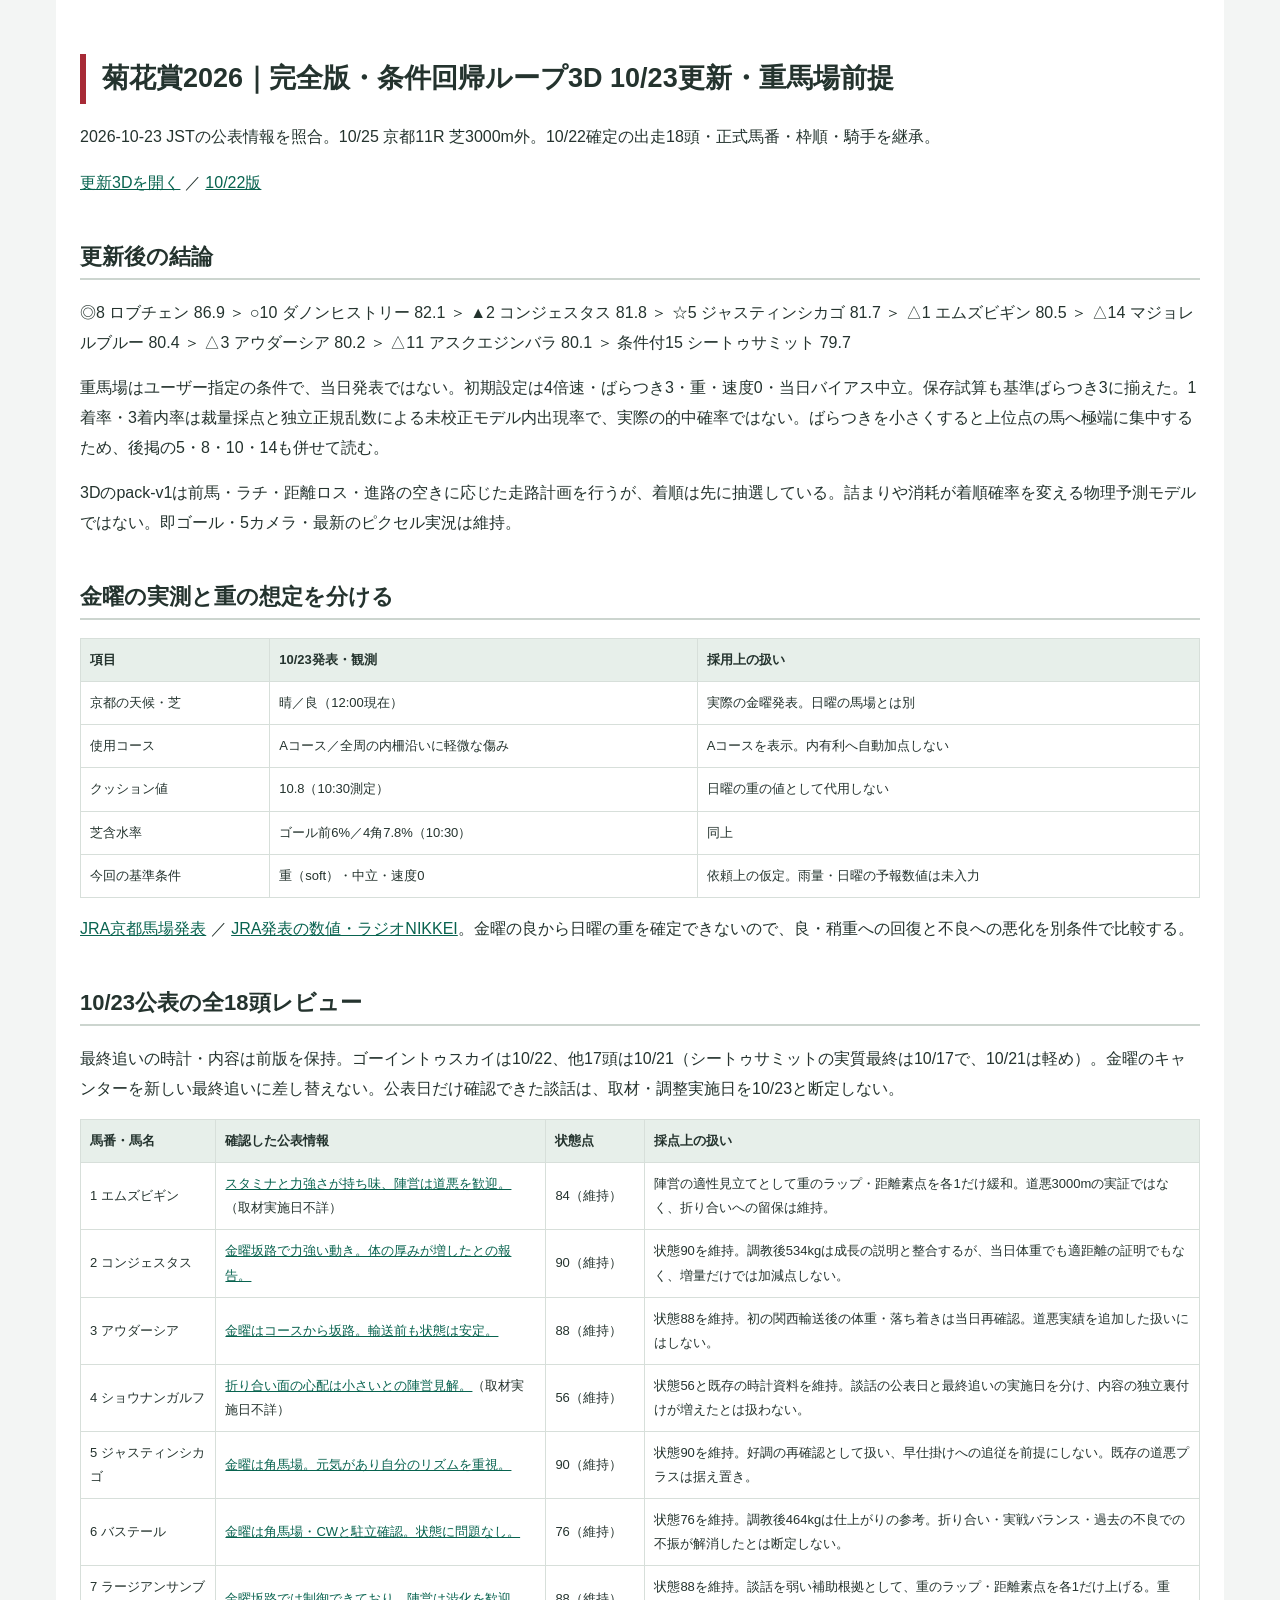
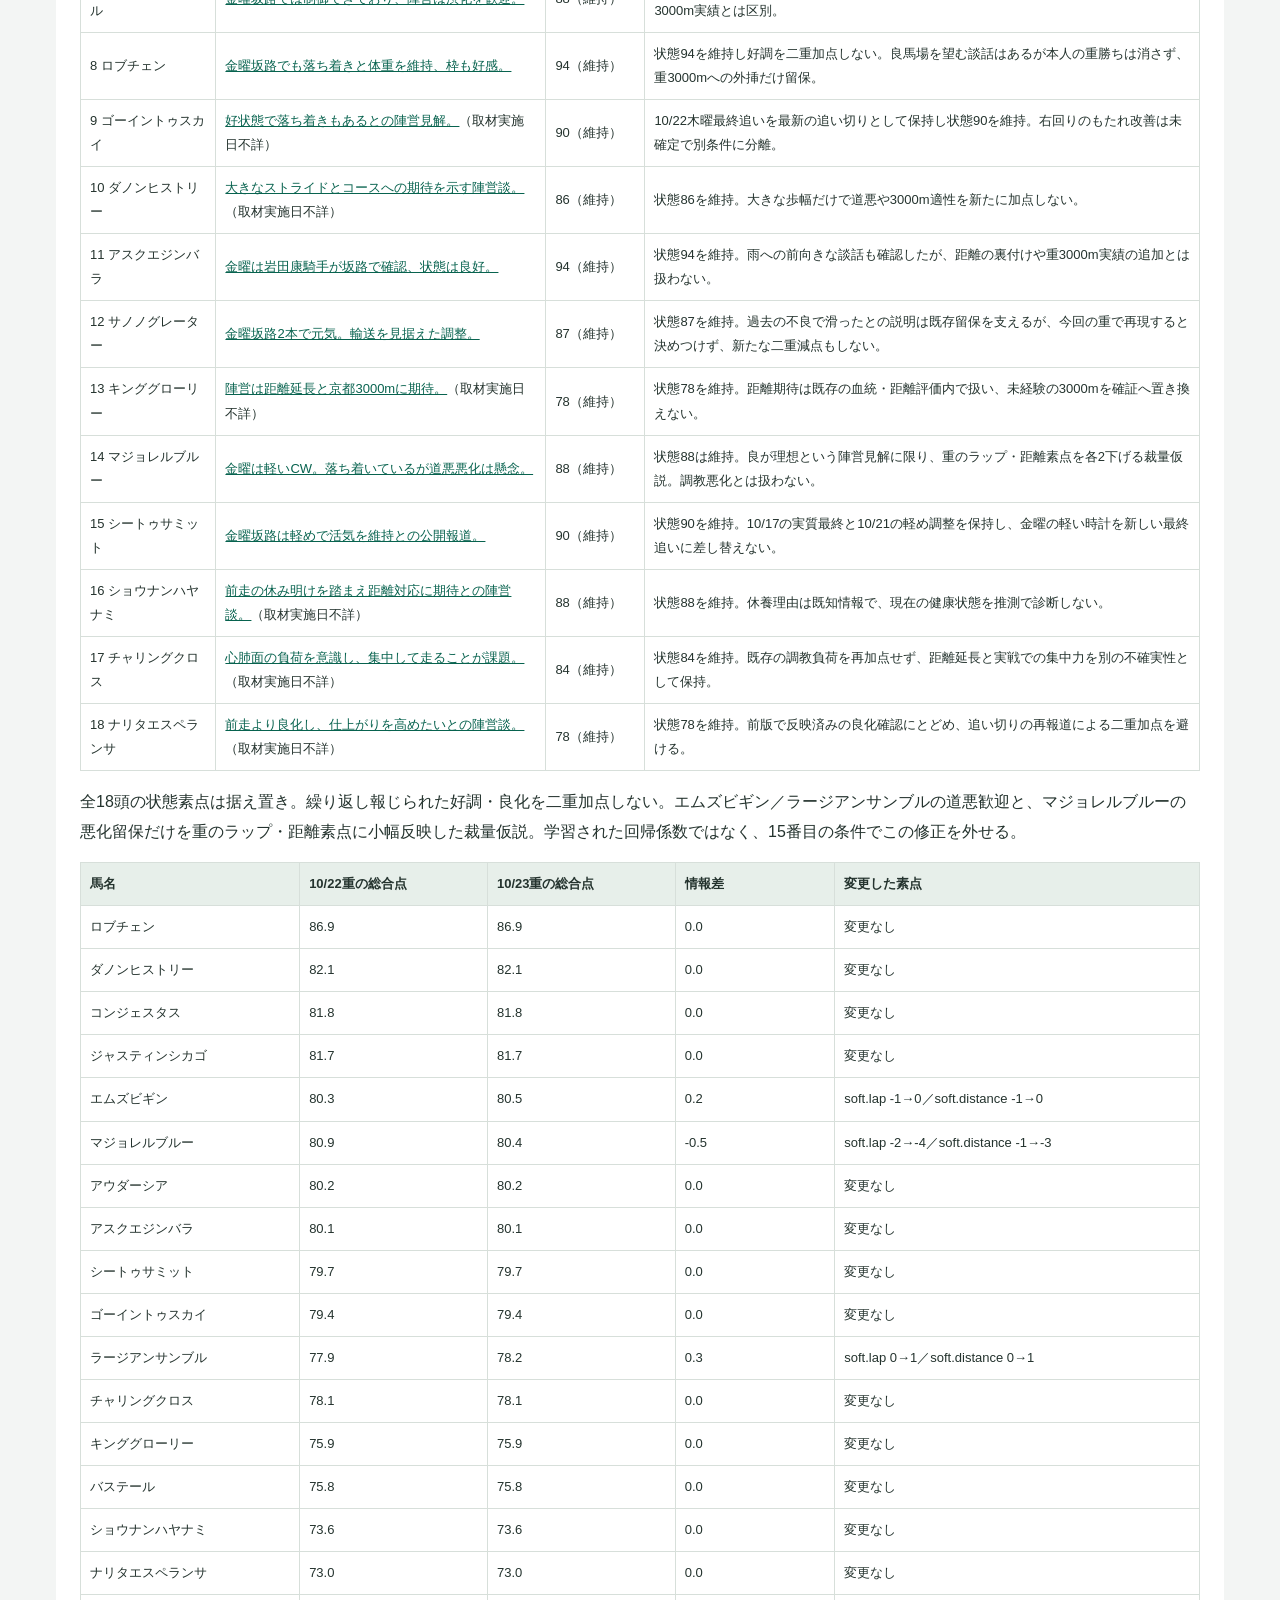
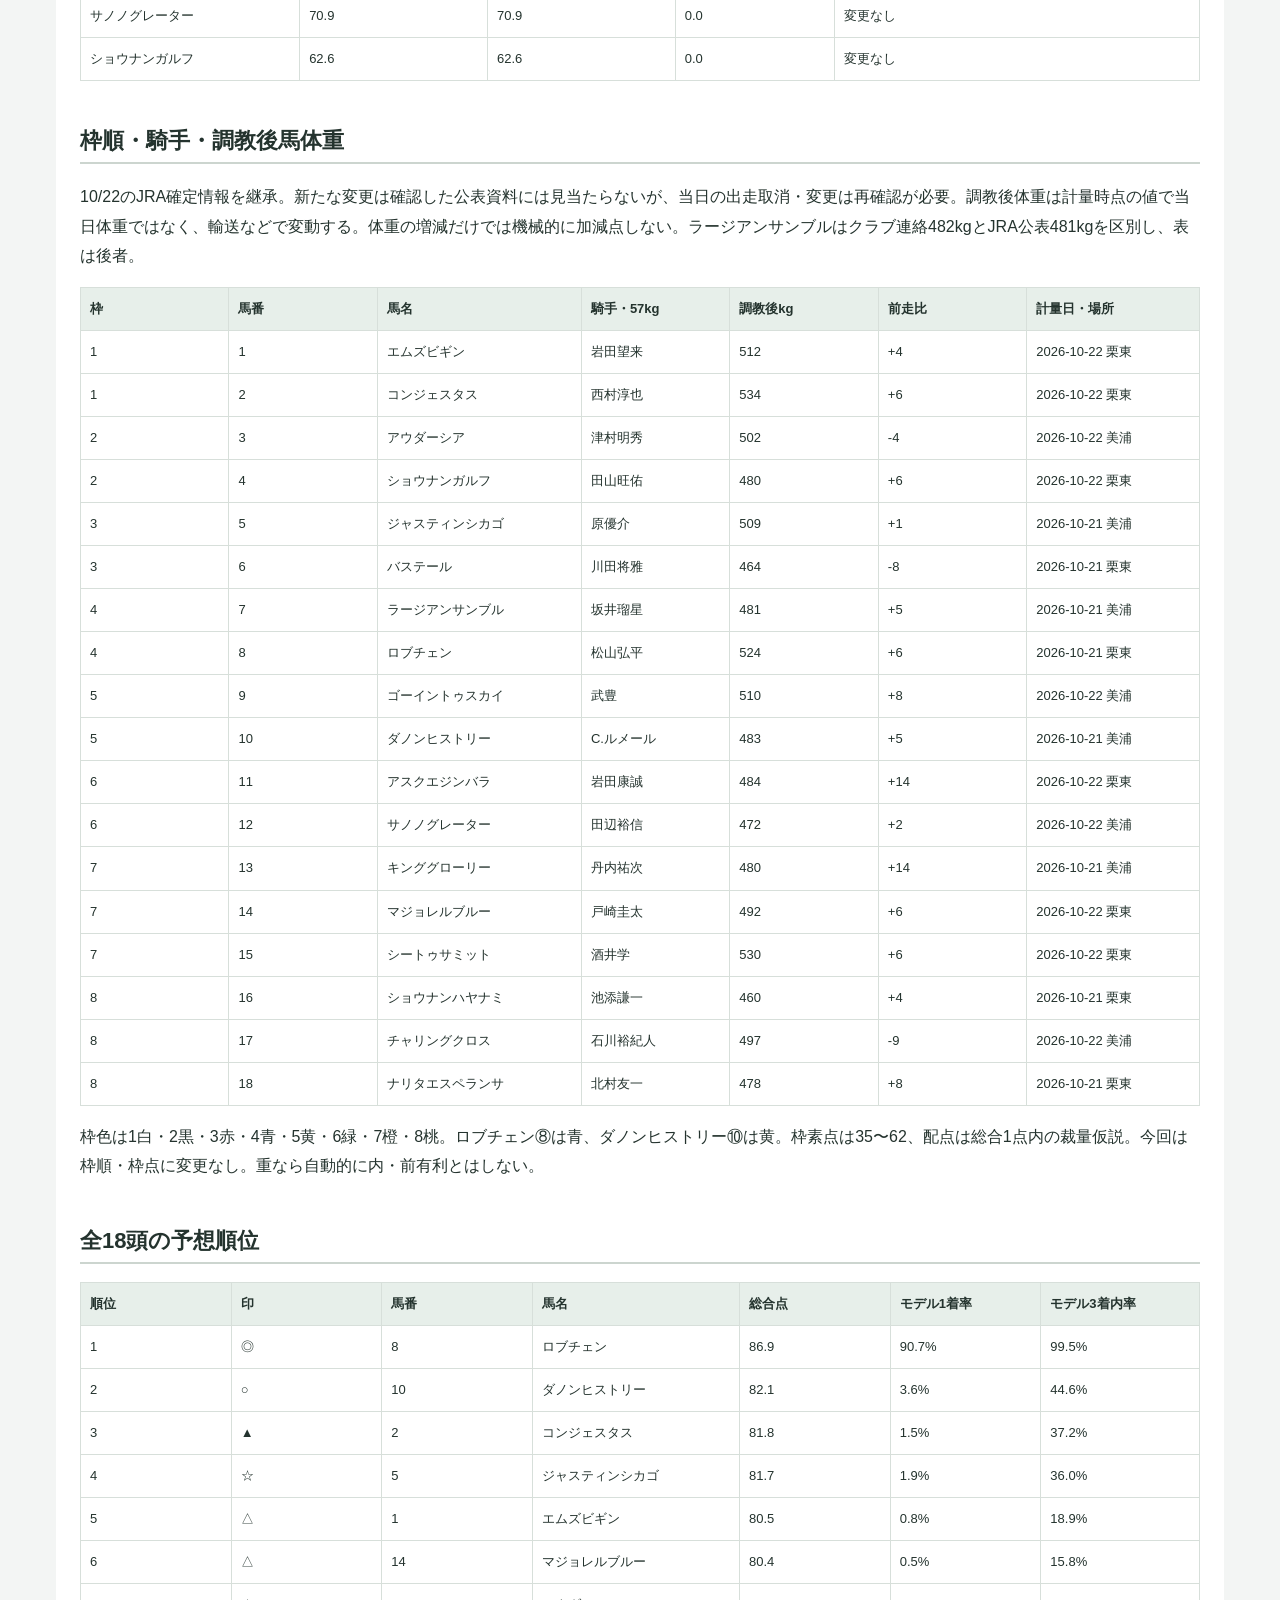
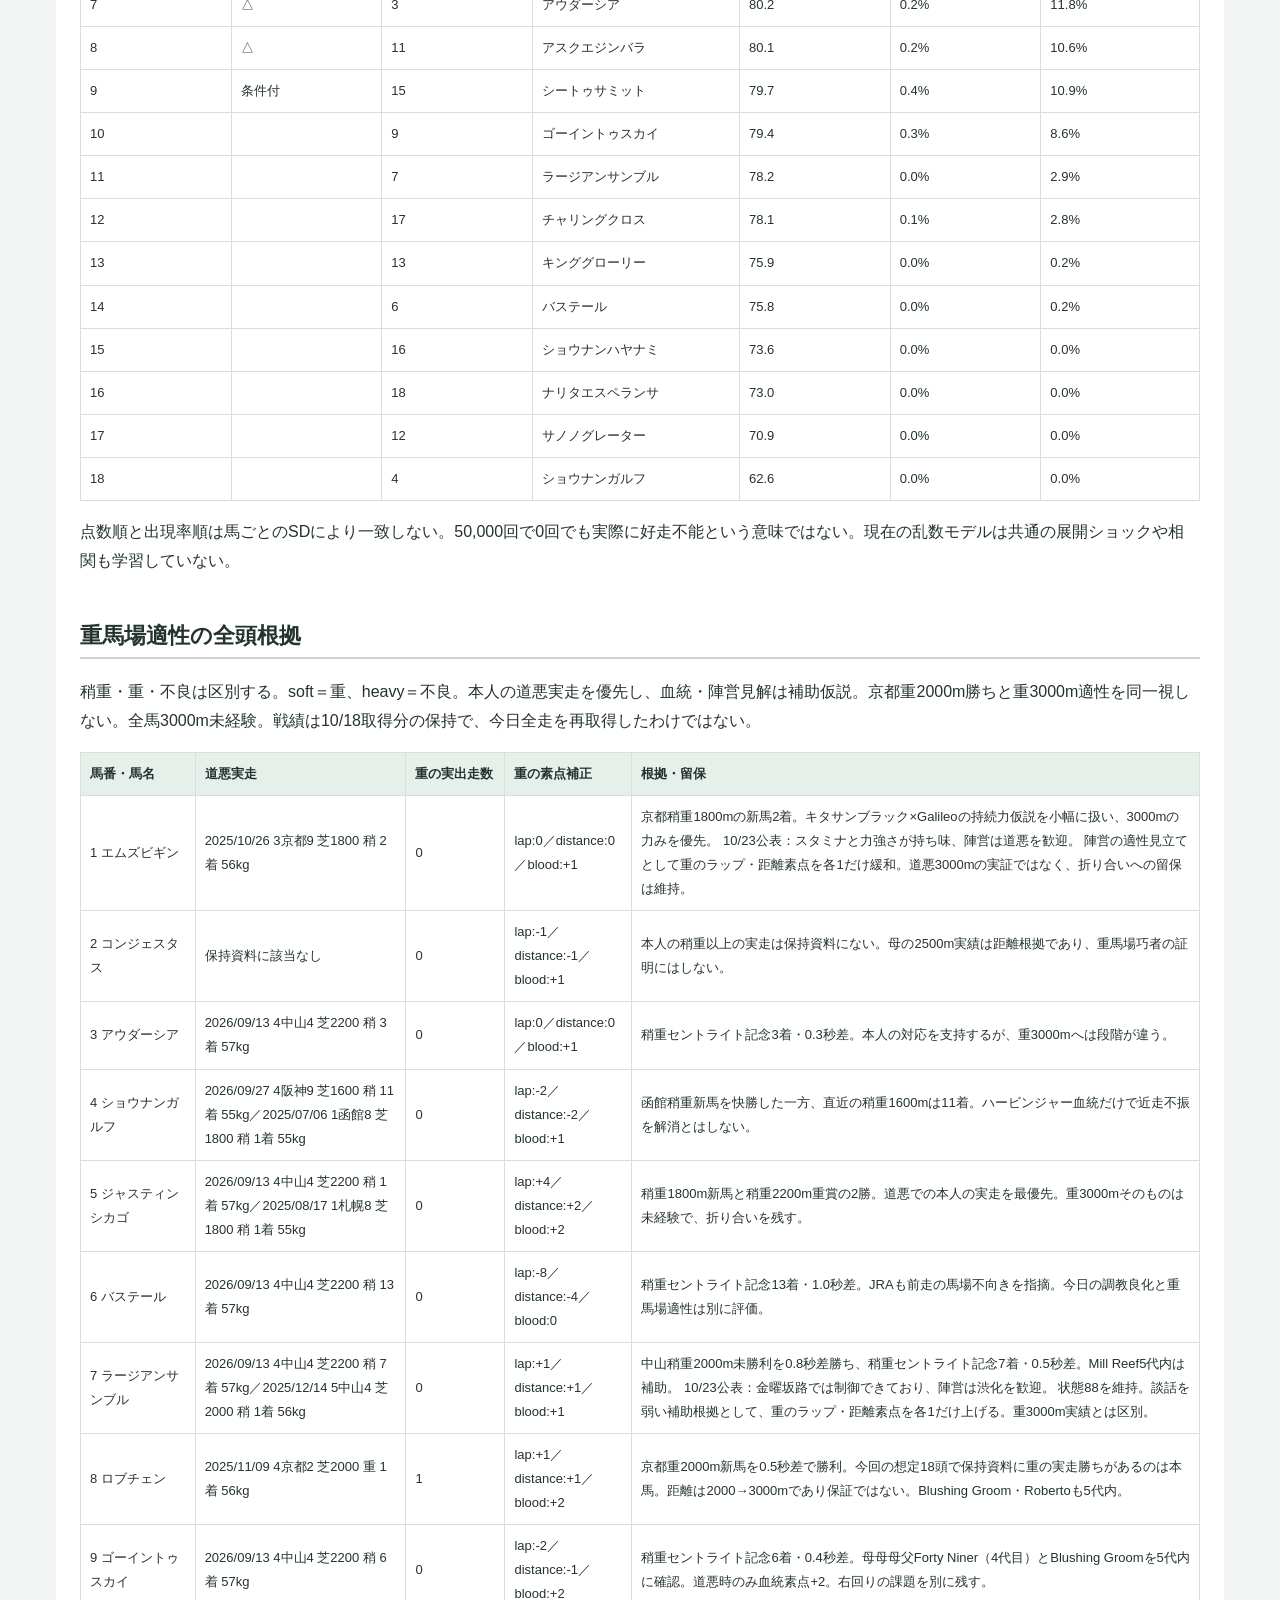
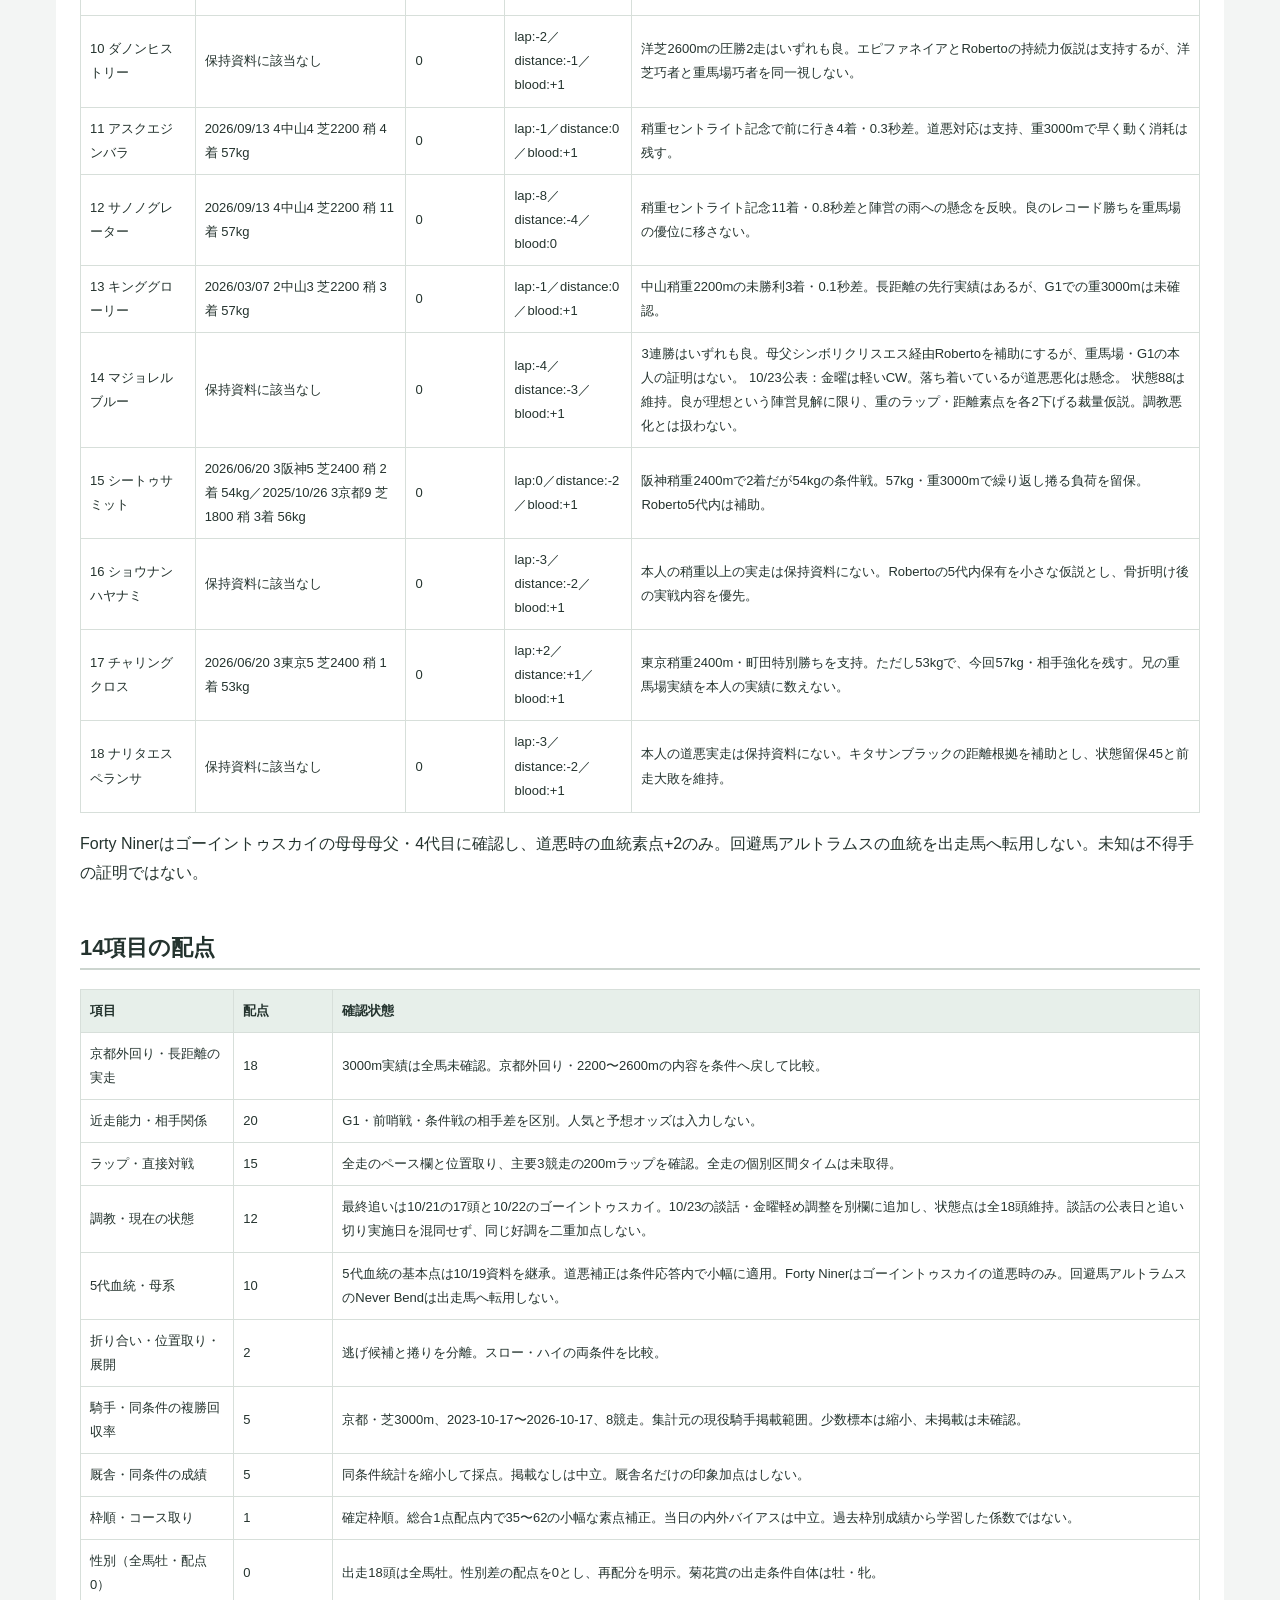
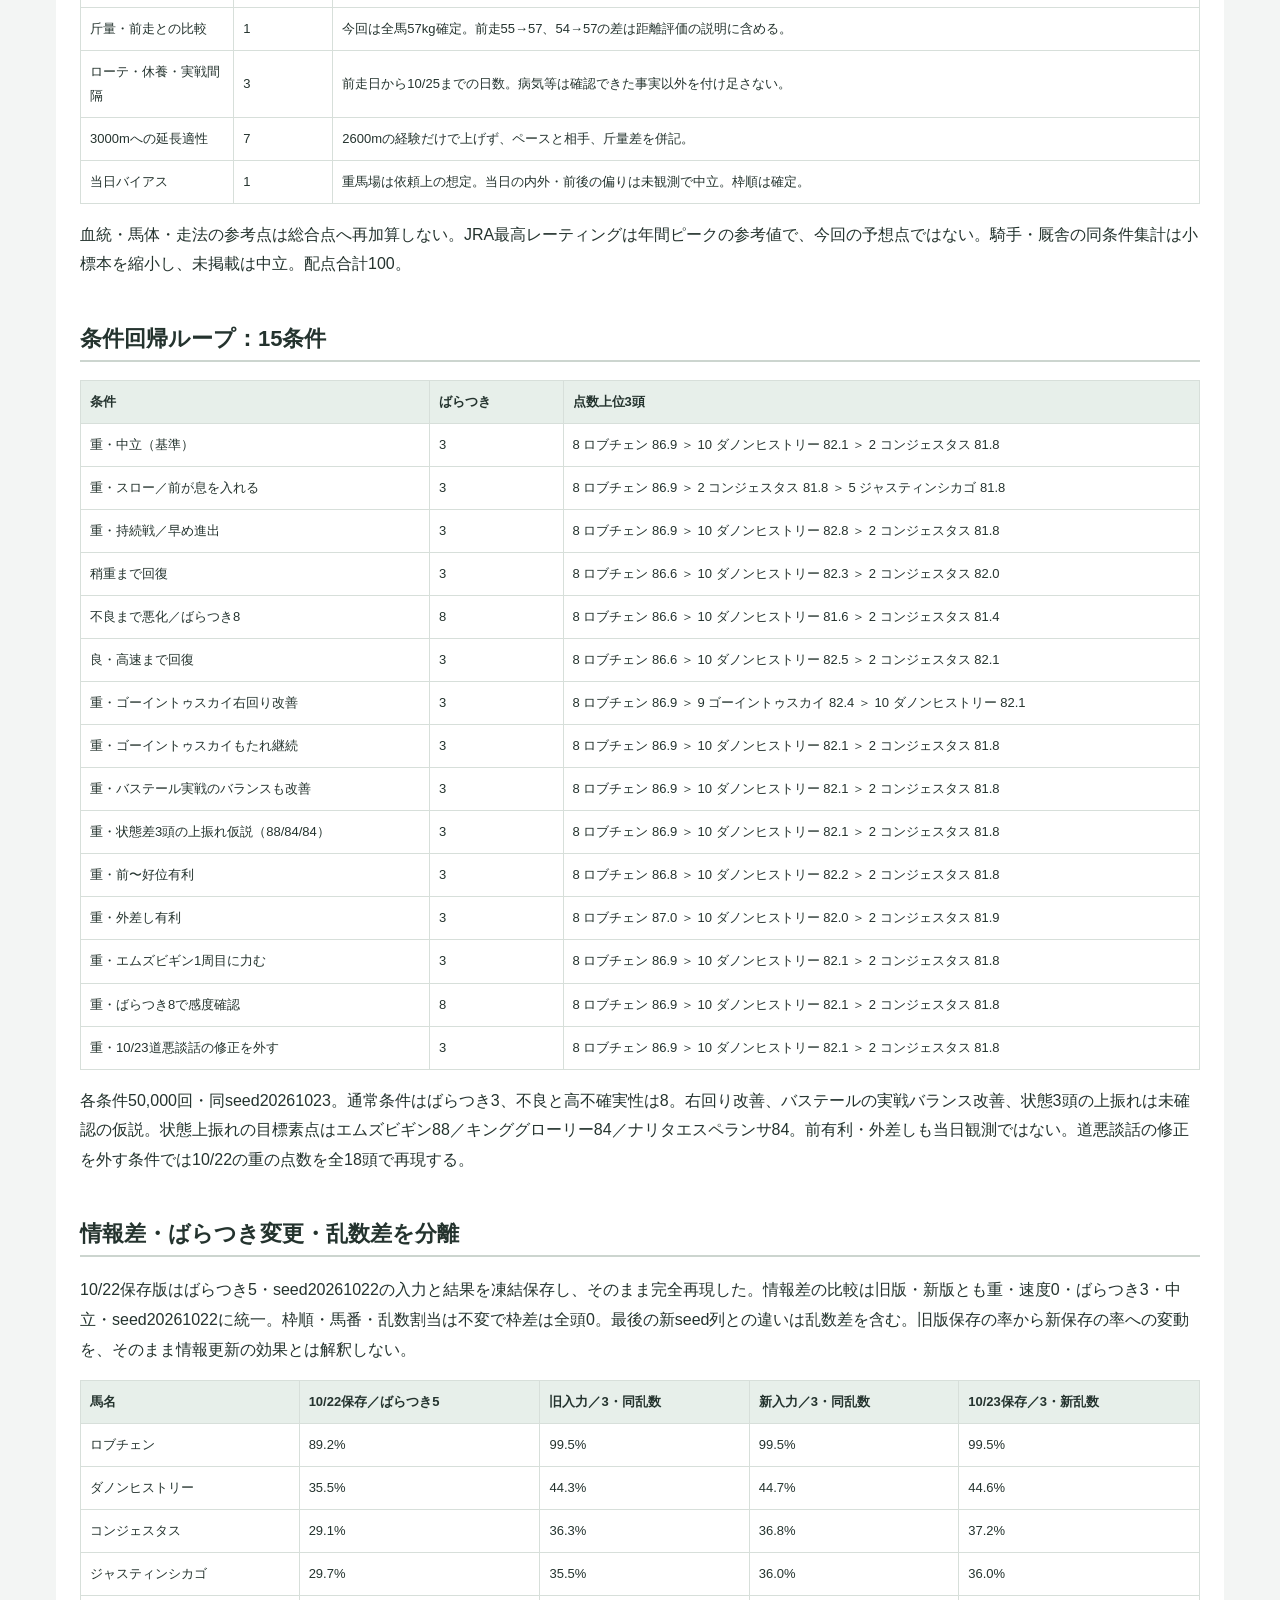
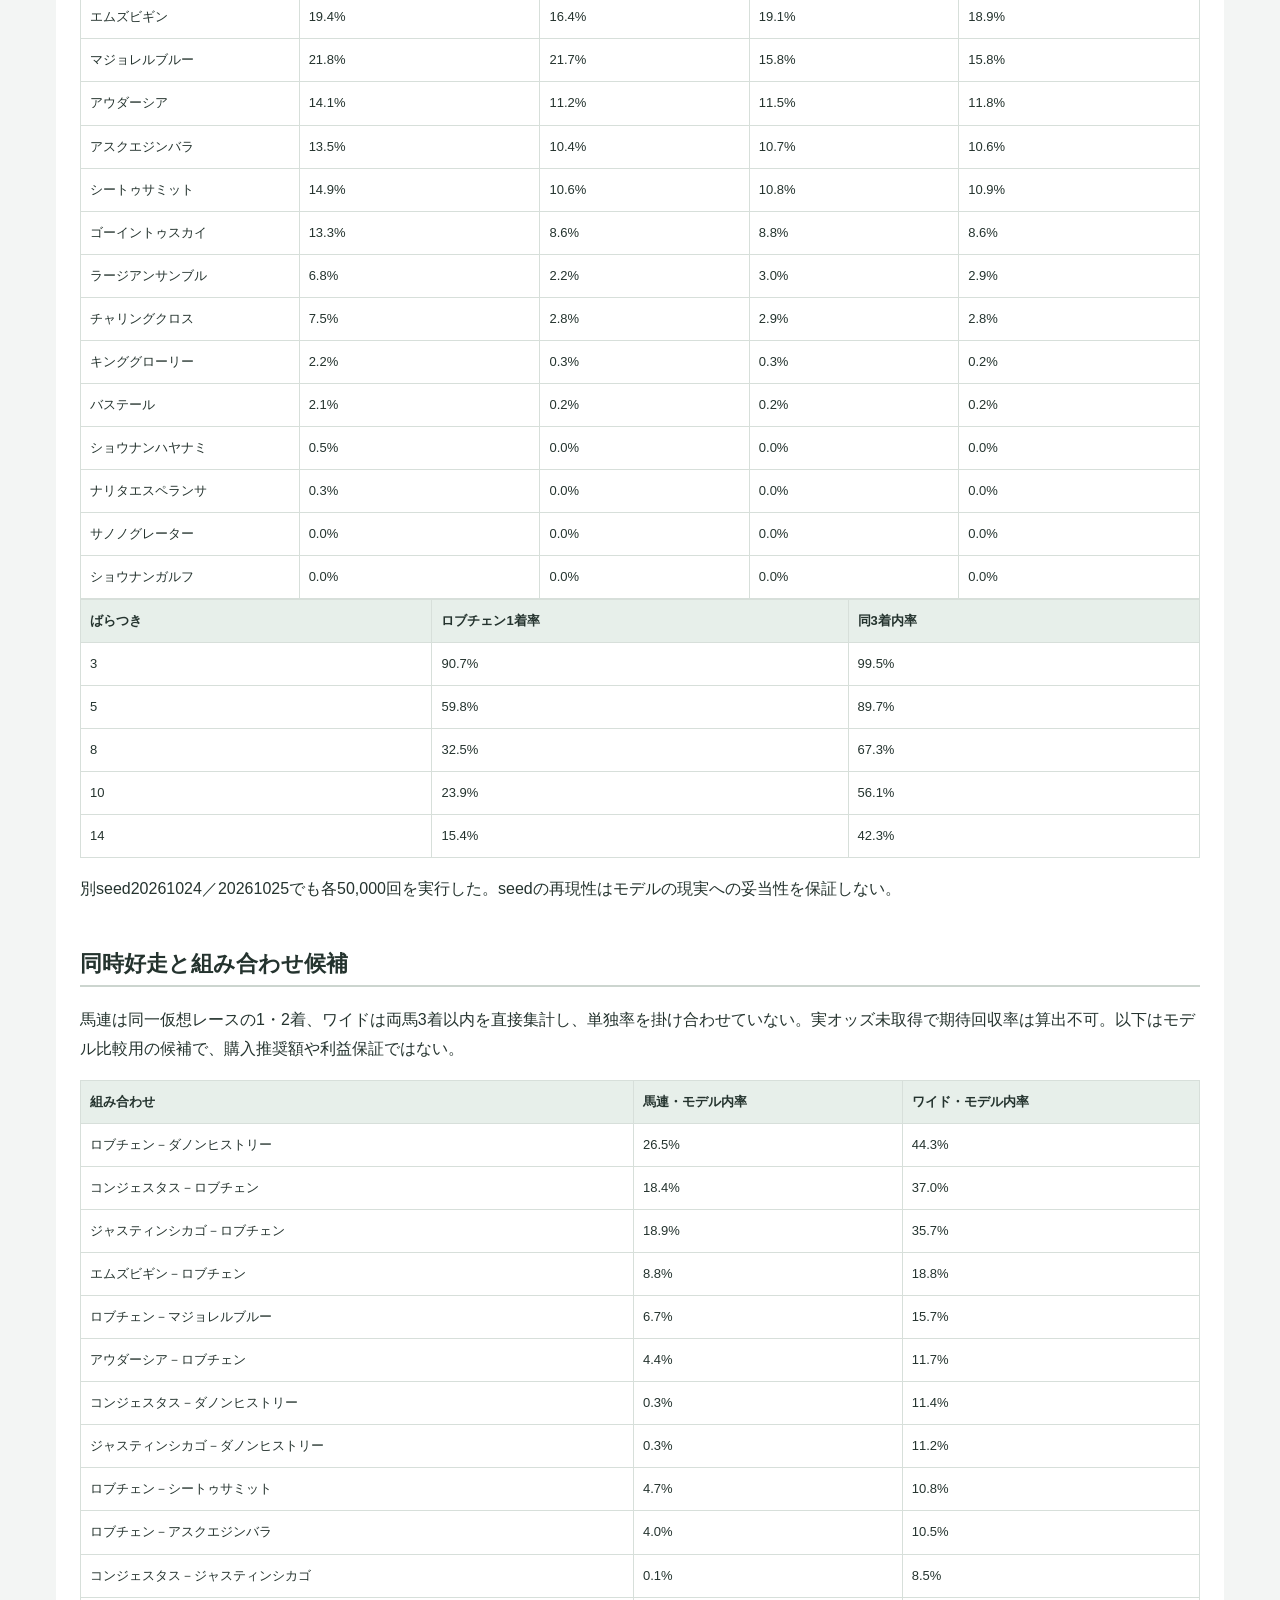
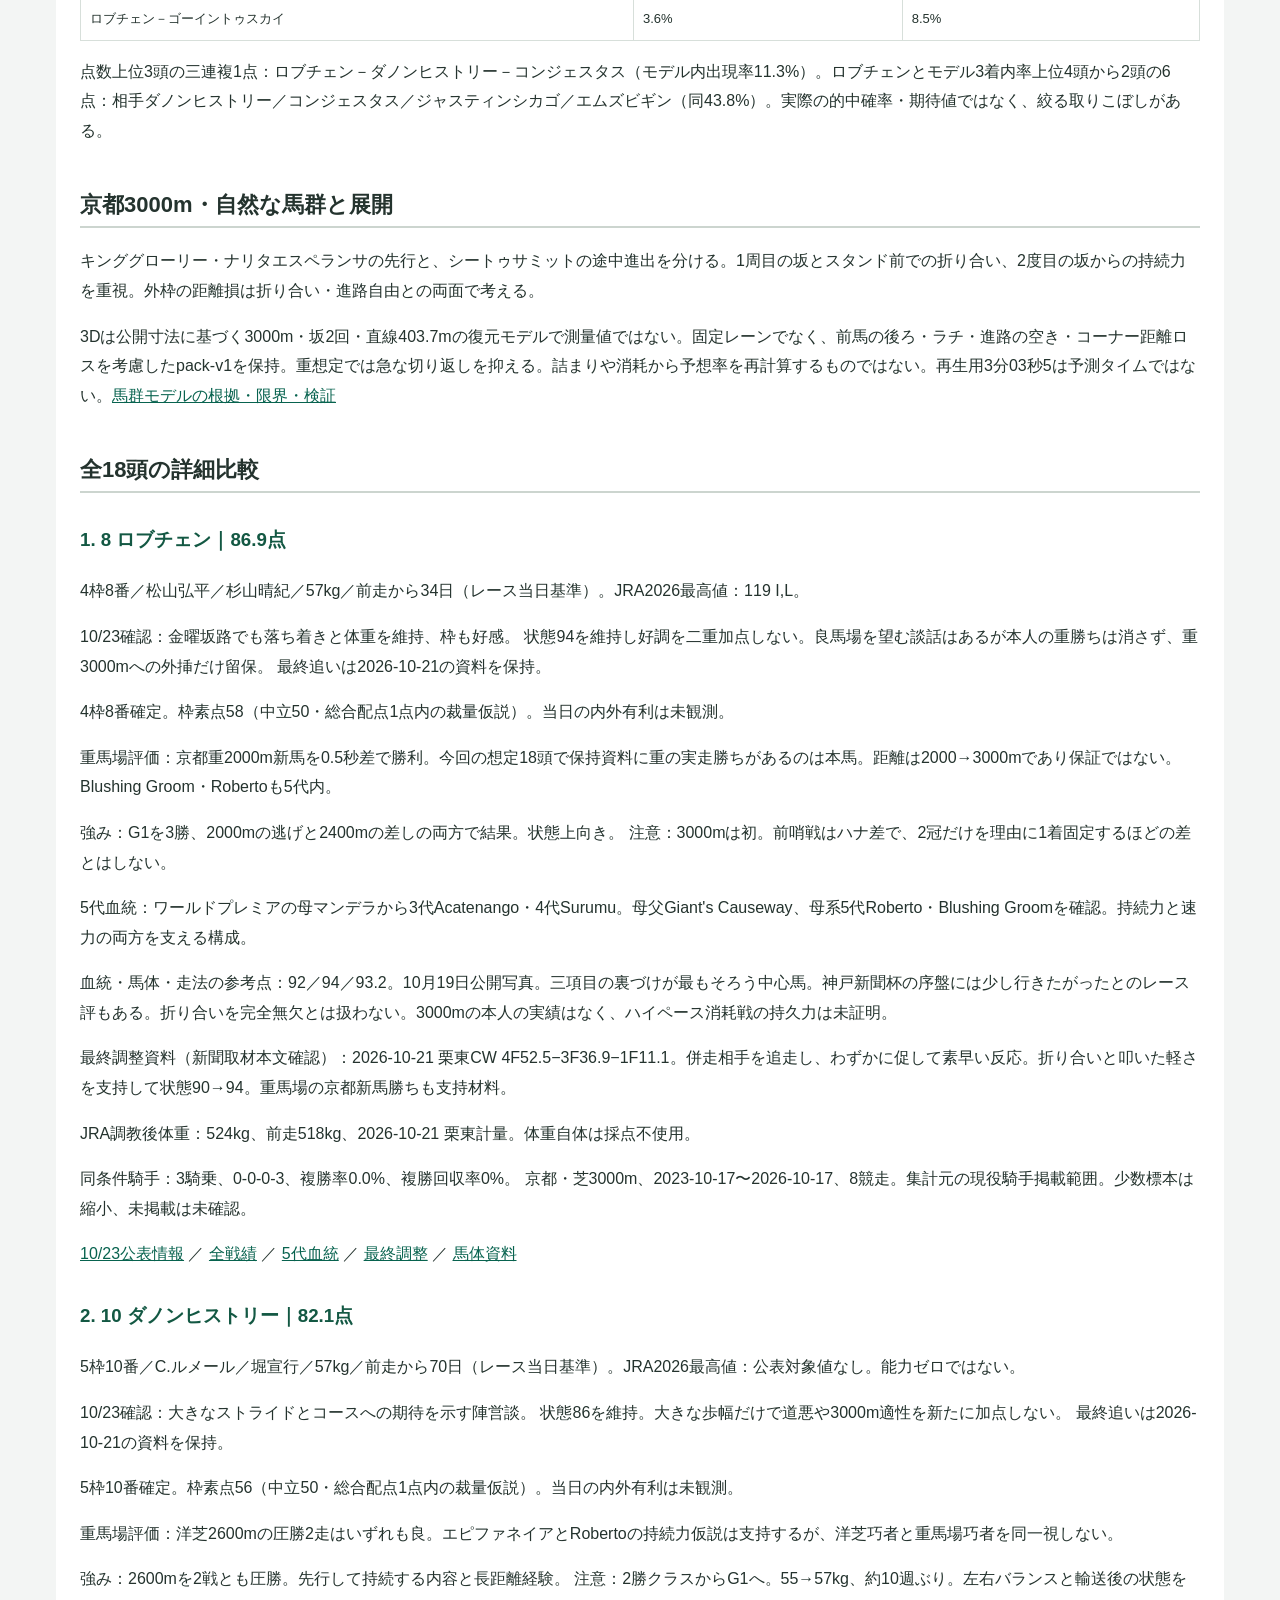
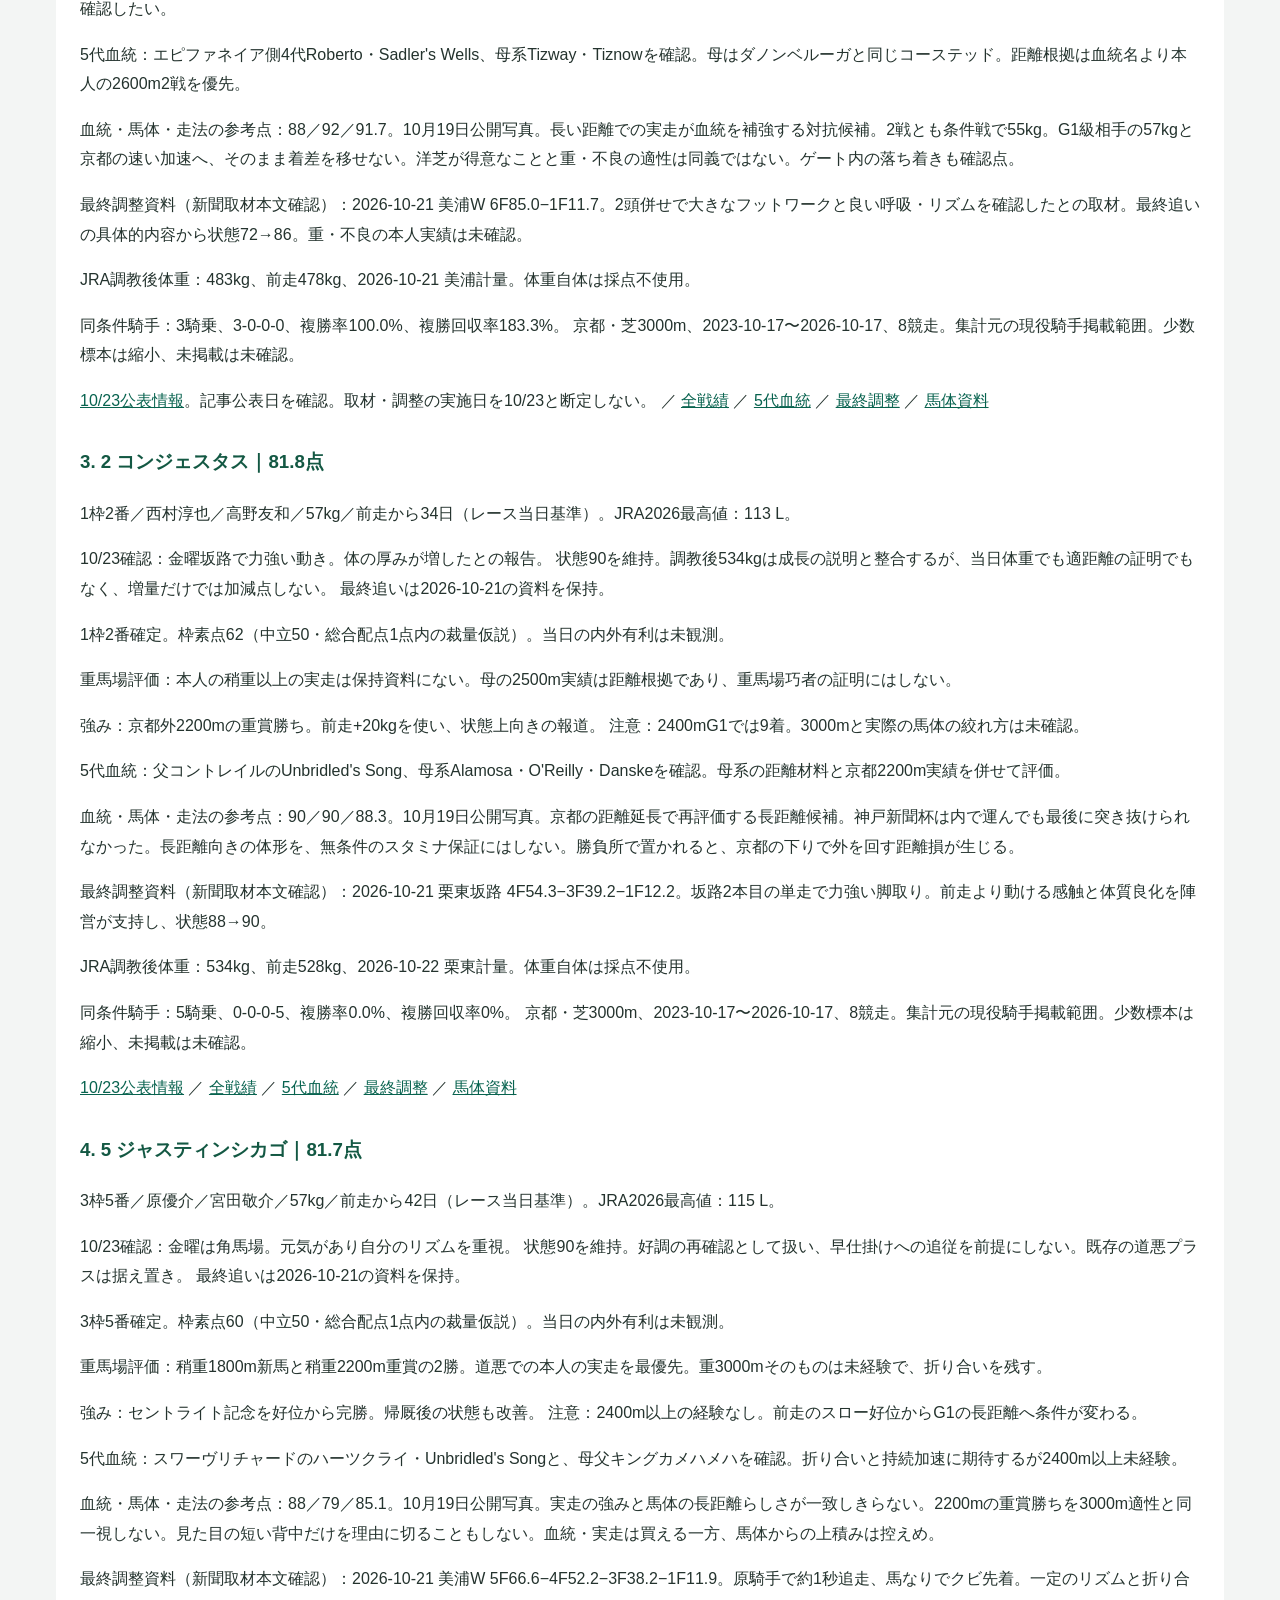
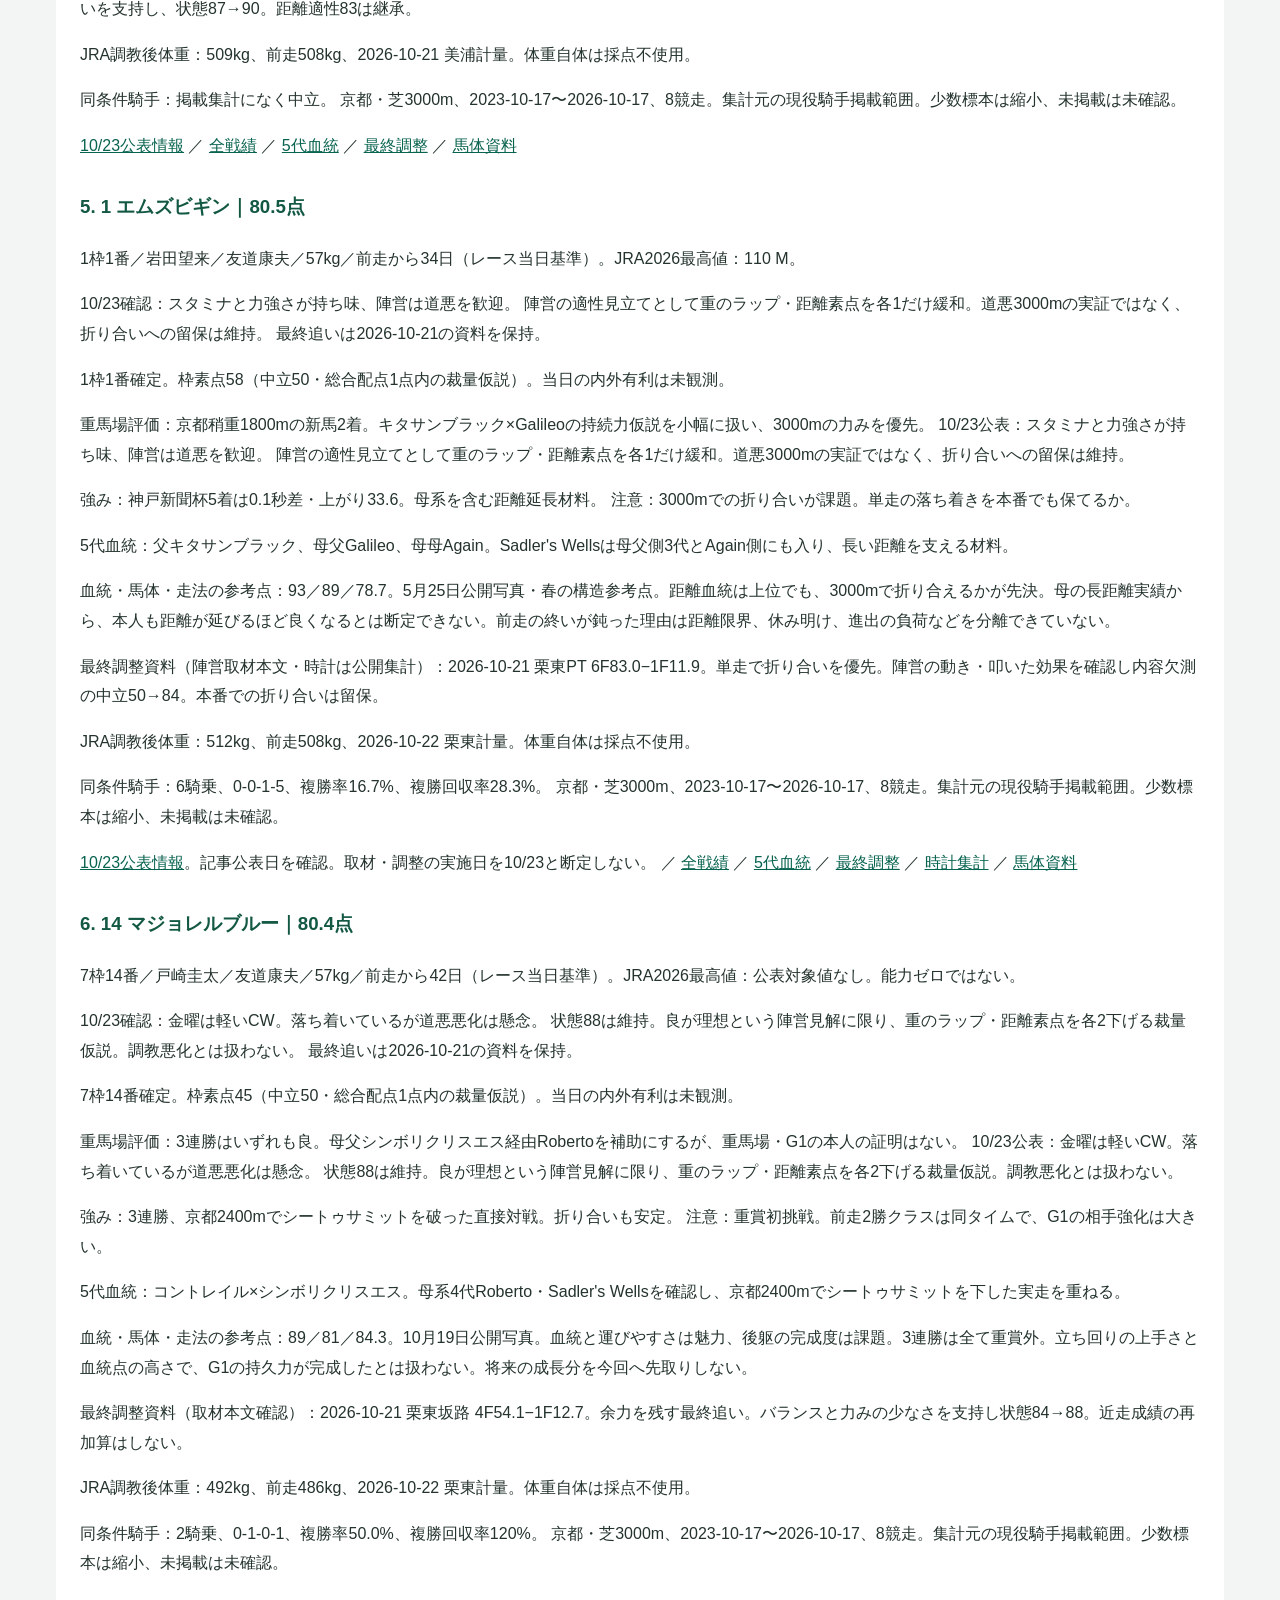
<file: race-engine/reports/kikka-2026-20261023.html>
<!doctype html><html lang="ja"><meta charset="utf-8"><meta name="viewport" content="width=device-width,initial-scale=1"><title>菊花賞2026 10-23更新・完全版</title><style>body{margin:0;background:#f3f5f4;color:#24332e;font:16px/1.85 -apple-system,BlinkMacSystemFont,"Hiragino Sans",Meiryo,sans-serif}main{max-width:1120px;margin:auto;padding:36px 24px 70px;background:white}h1{font-size:27px;border-left:6px solid #a72a36;padding-left:16px}h2{font-size:22px;margin-top:40px;border-bottom:2px solid #ccd5cf}h3{margin-top:30px;color:#135843}.scroll{overflow-x:auto}table{width:100%;border-collapse:collapse;font-size:13px}td,th{border:1px solid #d7dfda;padding:9px;min-width:80px}th{background:#e7efea;text-align:left}a{color:#08634f}@media(max-width:600px){main{padding:22px 16px}h1{font-size:24px}table{min-width:640px}}@media print{.scroll{overflow:visible}table{min-width:0}h2,h3{break-after:avoid}}</style><main><h1>菊花賞2026｜完全版・条件回帰ループ3D 10/23更新・重馬場前提</h1>
<p>2026-10-23 JSTの公表情報を照合。10/25 京都11R 芝3000m外。10/22確定の出走18頭・正式馬番・枠順・騎手を継承。</p>
<p><a href="https://sudaakira.github.io/ainews/race-engine/?race=kikka-2026&amp;ui=20261023-heavy" target="_blank" rel="noopener">更新3Dを開く</a> ／ <a href="./kikka-2026-20261022.html" target="_blank" rel="noopener">10/22版</a></p>
<h2>更新後の結論</h2>
<p>◎8 ロブチェン 86.9 ＞ ○10 ダノンヒストリー 82.1 ＞ ▲2 コンジェスタス 81.8 ＞ ☆5 ジャスティンシカゴ 81.7 ＞ △1 エムズビギン 80.5 ＞ △14 マジョレルブルー 80.4 ＞ △3 アウダーシア 80.2 ＞ △11 アスクエジンバラ 80.1 ＞ 条件付15 シートゥサミット 79.7</p>
<p>重馬場はユーザー指定の条件で、当日発表ではない。初期設定は4倍速・ばらつき3・重・速度0・当日バイアス中立。保存試算も基準ばらつき3に揃えた。1着率・3着内率は裁量採点と独立正規乱数による未校正モデル内出現率で、実際の的中確率ではない。ばらつきを小さくすると上位点の馬へ極端に集中するため、後掲の5・8・10・14も併せて読む。</p>
<p>3Dのpack-v1は前馬・ラチ・距離ロス・進路の空きに応じた走路計画を行うが、着順は先に抽選している。詰まりや消耗が着順確率を変える物理予測モデルではない。即ゴール・5カメラ・最新のピクセル実況は維持。</p>
<h2>金曜の実測と重の想定を分ける</h2>
<div class="scroll"><table><tr><th>項目</th><th>10/23発表・観測</th><th>採用上の扱い</th></tr><tr><td>京都の天候・芝</td><td>晴／良（12:00現在）</td><td>実際の金曜発表。日曜の馬場とは別</td></tr><tr><td>使用コース</td><td>Aコース／全周の内柵沿いに軽微な傷み</td><td>Aコースを表示。内有利へ自動加点しない</td></tr><tr><td>クッション値</td><td>10.8（10:30測定）</td><td>日曜の重の値として代用しない</td></tr><tr><td>芝含水率</td><td>ゴール前6%／4角7.8%（10:30）</td><td>同上</td></tr><tr><td>今回の基準条件</td><td>重（soft）・中立・速度0</td><td>依頼上の仮定。雨量・日曜の予報数値は未入力</td></tr></table></div>
<p><a href="https://www.jra.go.jp/keiba/baba/index2.html" target="_blank" rel="noopener">JRA京都馬場発表</a> ／ <a href="https://www.radionikkei.jp/keiba_article/news/post_38863.html" target="_blank" rel="noopener">JRA発表の数値・ラジオNIKKEI</a>。金曜の良から日曜の重を確定できないので、良・稍重への回復と不良への悪化を別条件で比較する。</p>
<h2>10/23公表の全18頭レビュー</h2>
<p>最終追いの時計・内容は前版を保持。ゴーイントゥスカイは10/22、他17頭は10/21（シートゥサミットの実質最終は10/17で、10/21は軽め）。金曜のキャンターを新しい最終追いに差し替えない。公表日だけ確認できた談話は、取材・調整実施日を10/23と断定しない。</p>
<div class="scroll"><table><tr><th>馬番・馬名</th><th>確認した公表情報</th><th>状態点</th><th>採点上の扱い</th></tr><tr><td>1 エムズビギン</td><td><a href="https://umanity.jp/racedata/race_newsdet.php?nid=11880604" target="_blank" rel="noopener">スタミナと力強さが持ち味、陣営は道悪を歓迎。</a>（取材実施日不詳）</td><td>84（維持）</td><td>陣営の適性見立てとして重のラップ・距離素点を各1だけ緩和。道悪3000mの実証ではなく、折り合いへの留保は維持。</td></tr><tr><td>2 コンジェスタス</td><td><a href="https://news.netkeiba.com/?no=346466&amp;pid=news_view&amp;rf=kmatome" target="_blank" rel="noopener">金曜坂路で力強い動き。体の厚みが増したとの報告。</a></td><td>90（維持）</td><td>状態90を維持。調教後534kgは成長の説明と整合するが、当日体重でも適距離の証明でもなく、増量だけでは加減点しない。</td></tr><tr><td>3 アウダーシア</td><td><a href="https://umanity.jp/racedata/race_newsdet.php?nid=11880616" target="_blank" rel="noopener">金曜はコースから坂路。輸送前も状態は安定。</a></td><td>88（維持）</td><td>状態88を維持。初の関西輸送後の体重・落ち着きは当日再確認。道悪実績を追加した扱いにはしない。</td></tr><tr><td>4 ショウナンガルフ</td><td><a href="https://umanity.jp/racedata/race_newsdet.php?nid=11880604" target="_blank" rel="noopener">折り合い面の心配は小さいとの陣営見解。</a>（取材実施日不詳）</td><td>56（維持）</td><td>状態56と既存の時計資料を維持。談話の公表日と最終追いの実施日を分け、内容の独立裏付けが増えたとは扱わない。</td></tr><tr><td>5 ジャスティンシカゴ</td><td><a href="https://umanity.jp/racedata/race_newsdet.php?nid=11880616" target="_blank" rel="noopener">金曜は角馬場。元気があり自分のリズムを重視。</a></td><td>90（維持）</td><td>状態90を維持。好調の再確認として扱い、早仕掛けへの追従を前提にしない。既存の道悪プラスは据え置き。</td></tr><tr><td>6 バステール</td><td><a href="https://dir.netkeiba.com/keiba/news/news_preview.html?no=346451&amp;rf=kssp" target="_blank" rel="noopener">金曜は角馬場・CWと駐立確認。状態に問題なし。</a></td><td>76（維持）</td><td>状態76を維持。調教後464kgは仕上がりの参考。折り合い・実戦バランス・過去の不良での不振が解消したとは断定しない。</td></tr><tr><td>7 ラージアンサンブル</td><td><a href="https://umanity.jp/racedata/race_newsdet.php?nid=11880616" target="_blank" rel="noopener">金曜坂路では制御できており、陣営は渋化を歓迎。</a></td><td>88（維持）</td><td>状態88を維持。談話を弱い補助根拠として、重のラップ・距離素点を各1だけ上げる。重3000m実績とは区別。</td></tr><tr><td>8 ロブチェン</td><td><a href="https://news.netkeiba.com/?no=346450&amp;pid=news_view" target="_blank" rel="noopener">金曜坂路でも落ち着きと体重を維持、枠も好感。</a></td><td>94（維持）</td><td>状態94を維持し好調を二重加点しない。良馬場を望む談話はあるが本人の重勝ちは消さず、重3000mへの外挿だけ留保。</td></tr><tr><td>9 ゴーイントゥスカイ</td><td><a href="https://umanity.jp/racedata/race_newsdet.php?nid=11880604" target="_blank" rel="noopener">好状態で落ち着きもあるとの陣営見解。</a>（取材実施日不詳）</td><td>90（維持）</td><td>10/22木曜最終追いを最新の追い切りとして保持し状態90を維持。右回りのもたれ改善は未確定で別条件に分離。</td></tr><tr><td>10 ダノンヒストリー</td><td><a href="https://umanity.jp/racedata/race_newsdet.php?nid=11880604" target="_blank" rel="noopener">大きなストライドとコースへの期待を示す陣営談。</a>（取材実施日不詳）</td><td>86（維持）</td><td>状態86を維持。大きな歩幅だけで道悪や3000m適性を新たに加点しない。</td></tr><tr><td>11 アスクエジンバラ</td><td><a href="https://news.livedoor.com/article/detail/32640467/" target="_blank" rel="noopener">金曜は岩田康騎手が坂路で確認、状態は良好。</a></td><td>94（維持）</td><td>状態94を維持。雨への前向きな談話も確認したが、距離の裏付けや重3000m実績の追加とは扱わない。</td></tr><tr><td>12 サノノグレーター</td><td><a href="https://umanity.jp/racedata/race_newsdet.php?nid=11880616" target="_blank" rel="noopener">金曜坂路2本で元気。輸送を見据えた調整。</a></td><td>87（維持）</td><td>状態87を維持。過去の不良で滑ったとの説明は既存留保を支えるが、今回の重で再現すると決めつけず、新たな二重減点もしない。</td></tr><tr><td>13 キンググローリー</td><td><a href="https://umanity.jp/racedata/race_newsdet.php?nid=11880604" target="_blank" rel="noopener">陣営は距離延長と京都3000mに期待。</a>（取材実施日不詳）</td><td>78（維持）</td><td>状態78を維持。距離期待は既存の血統・距離評価内で扱い、未経験の3000mを確証へ置き換えない。</td></tr><tr><td>14 マジョレルブルー</td><td><a href="https://news.livedoor.com/article/detail/32637411/" target="_blank" rel="noopener">金曜は軽いCW。落ち着いているが道悪悪化は懸念。</a></td><td>88（維持）</td><td>状態88は維持。良が理想という陣営見解に限り、重のラップ・距離素点を各2下げる裁量仮説。調教悪化とは扱わない。</td></tr><tr><td>15 シートゥサミット</td><td><a href="https://news.livedoor.com/topics/detail/32637726/" target="_blank" rel="noopener">金曜坂路は軽めで活気を維持との公開報道。</a></td><td>90（維持）</td><td>状態90を維持。10/17の実質最終と10/21の軽め調整を保持し、金曜の軽い時計を新しい最終追いに差し替えない。</td></tr><tr><td>16 ショウナンハヤナミ</td><td><a href="https://umanity.jp/racedata/race_newsdet.php?nid=11880604" target="_blank" rel="noopener">前走の休み明けを踏まえ距離対応に期待との陣営談。</a>（取材実施日不詳）</td><td>88（維持）</td><td>状態88を維持。休養理由は既知情報で、現在の健康状態を推測で診断しない。</td></tr><tr><td>17 チャリングクロス</td><td><a href="https://umanity.jp/racedata/race_newsdet.php?nid=11880604" target="_blank" rel="noopener">心肺面の負荷を意識し、集中して走ることが課題。</a>（取材実施日不詳）</td><td>84（維持）</td><td>状態84を維持。既存の調教負荷を再加点せず、距離延長と実戦での集中力を別の不確実性として保持。</td></tr><tr><td>18 ナリタエスペランサ</td><td><a href="https://umanity.jp/racedata/race_newsdet.php?nid=11880604" target="_blank" rel="noopener">前走より良化し、仕上がりを高めたいとの陣営談。</a>（取材実施日不詳）</td><td>78（維持）</td><td>状態78を維持。前版で反映済みの良化確認にとどめ、追い切りの再報道による二重加点を避ける。</td></tr></table></div>
<p>全18頭の状態素点は据え置き。繰り返し報じられた好調・良化を二重加点しない。エムズビギン／ラージアンサンブルの道悪歓迎と、マジョレルブルーの悪化留保だけを重のラップ・距離素点に小幅反映した裁量仮説。学習された回帰係数ではなく、15番目の条件でこの修正を外せる。</p>
<div class="scroll"><table><tr><th>馬名</th><th>10/22重の総合点</th><th>10/23重の総合点</th><th>情報差</th><th>変更した素点</th></tr><tr><td>ロブチェン</td><td>86.9</td><td>86.9</td><td>0.0</td><td>変更なし</td></tr><tr><td>ダノンヒストリー</td><td>82.1</td><td>82.1</td><td>0.0</td><td>変更なし</td></tr><tr><td>コンジェスタス</td><td>81.8</td><td>81.8</td><td>0.0</td><td>変更なし</td></tr><tr><td>ジャスティンシカゴ</td><td>81.7</td><td>81.7</td><td>0.0</td><td>変更なし</td></tr><tr><td>エムズビギン</td><td>80.3</td><td>80.5</td><td>0.2</td><td>soft.lap -1→0／soft.distance -1→0</td></tr><tr><td>マジョレルブルー</td><td>80.9</td><td>80.4</td><td>-0.5</td><td>soft.lap -2→-4／soft.distance -1→-3</td></tr><tr><td>アウダーシア</td><td>80.2</td><td>80.2</td><td>0.0</td><td>変更なし</td></tr><tr><td>アスクエジンバラ</td><td>80.1</td><td>80.1</td><td>0.0</td><td>変更なし</td></tr><tr><td>シートゥサミット</td><td>79.7</td><td>79.7</td><td>0.0</td><td>変更なし</td></tr><tr><td>ゴーイントゥスカイ</td><td>79.4</td><td>79.4</td><td>0.0</td><td>変更なし</td></tr><tr><td>ラージアンサンブル</td><td>77.9</td><td>78.2</td><td>0.3</td><td>soft.lap 0→1／soft.distance 0→1</td></tr><tr><td>チャリングクロス</td><td>78.1</td><td>78.1</td><td>0.0</td><td>変更なし</td></tr><tr><td>キンググローリー</td><td>75.9</td><td>75.9</td><td>0.0</td><td>変更なし</td></tr><tr><td>バステール</td><td>75.8</td><td>75.8</td><td>0.0</td><td>変更なし</td></tr><tr><td>ショウナンハヤナミ</td><td>73.6</td><td>73.6</td><td>0.0</td><td>変更なし</td></tr><tr><td>ナリタエスペランサ</td><td>73.0</td><td>73.0</td><td>0.0</td><td>変更なし</td></tr><tr><td>サノノグレーター</td><td>70.9</td><td>70.9</td><td>0.0</td><td>変更なし</td></tr><tr><td>ショウナンガルフ</td><td>62.6</td><td>62.6</td><td>0.0</td><td>変更なし</td></tr></table></div>
<h2>枠順・騎手・調教後馬体重</h2>
<p>10/22のJRA確定情報を継承。新たな変更は確認した公表資料には見当たらないが、当日の出走取消・変更は再確認が必要。調教後体重は計量時点の値で当日体重ではなく、輸送などで変動する。体重の増減だけでは機械的に加減点しない。ラージアンサンブルはクラブ連絡482kgとJRA公表481kgを区別し、表は後者。</p>
<div class="scroll"><table><tr><th>枠</th><th>馬番</th><th>馬名</th><th>騎手・57kg</th><th>調教後kg</th><th>前走比</th><th>計量日・場所</th></tr><tr><td>1</td><td>1</td><td>エムズビギン</td><td>岩田望来</td><td>512</td><td>+4</td><td>2026-10-22 栗東</td></tr><tr><td>1</td><td>2</td><td>コンジェスタス</td><td>西村淳也</td><td>534</td><td>+6</td><td>2026-10-22 栗東</td></tr><tr><td>2</td><td>3</td><td>アウダーシア</td><td>津村明秀</td><td>502</td><td>-4</td><td>2026-10-22 美浦</td></tr><tr><td>2</td><td>4</td><td>ショウナンガルフ</td><td>田山旺佑</td><td>480</td><td>+6</td><td>2026-10-22 栗東</td></tr><tr><td>3</td><td>5</td><td>ジャスティンシカゴ</td><td>原優介</td><td>509</td><td>+1</td><td>2026-10-21 美浦</td></tr><tr><td>3</td><td>6</td><td>バステール</td><td>川田将雅</td><td>464</td><td>-8</td><td>2026-10-21 栗東</td></tr><tr><td>4</td><td>7</td><td>ラージアンサンブル</td><td>坂井瑠星</td><td>481</td><td>+5</td><td>2026-10-21 美浦</td></tr><tr><td>4</td><td>8</td><td>ロブチェン</td><td>松山弘平</td><td>524</td><td>+6</td><td>2026-10-21 栗東</td></tr><tr><td>5</td><td>9</td><td>ゴーイントゥスカイ</td><td>武豊</td><td>510</td><td>+8</td><td>2026-10-22 美浦</td></tr><tr><td>5</td><td>10</td><td>ダノンヒストリー</td><td>C.ルメール</td><td>483</td><td>+5</td><td>2026-10-21 美浦</td></tr><tr><td>6</td><td>11</td><td>アスクエジンバラ</td><td>岩田康誠</td><td>484</td><td>+14</td><td>2026-10-22 栗東</td></tr><tr><td>6</td><td>12</td><td>サノノグレーター</td><td>田辺裕信</td><td>472</td><td>+2</td><td>2026-10-22 美浦</td></tr><tr><td>7</td><td>13</td><td>キンググローリー</td><td>丹内祐次</td><td>480</td><td>+14</td><td>2026-10-21 美浦</td></tr><tr><td>7</td><td>14</td><td>マジョレルブルー</td><td>戸崎圭太</td><td>492</td><td>+6</td><td>2026-10-22 栗東</td></tr><tr><td>7</td><td>15</td><td>シートゥサミット</td><td>酒井学</td><td>530</td><td>+6</td><td>2026-10-22 栗東</td></tr><tr><td>8</td><td>16</td><td>ショウナンハヤナミ</td><td>池添謙一</td><td>460</td><td>+4</td><td>2026-10-21 栗東</td></tr><tr><td>8</td><td>17</td><td>チャリングクロス</td><td>石川裕紀人</td><td>497</td><td>-9</td><td>2026-10-22 美浦</td></tr><tr><td>8</td><td>18</td><td>ナリタエスペランサ</td><td>北村友一</td><td>478</td><td>+8</td><td>2026-10-21 栗東</td></tr></table></div>
<p>枠色は1白・2黒・3赤・4青・5黄・6緑・7橙・8桃。ロブチェン⑧は青、ダノンヒストリー⑩は黄。枠素点は35〜62、配点は総合1点内の裁量仮説。今回は枠順・枠点に変更なし。重なら自動的に内・前有利とはしない。</p>
<h2>全18頭の予想順位</h2>
<div class="scroll"><table><tr><th>順位</th><th>印</th><th>馬番</th><th>馬名</th><th>総合点</th><th>モデル1着率</th><th>モデル3着内率</th></tr><tr><td>1</td><td>◎</td><td>8</td><td>ロブチェン</td><td>86.9</td><td>90.7%</td><td>99.5%</td></tr><tr><td>2</td><td>○</td><td>10</td><td>ダノンヒストリー</td><td>82.1</td><td>3.6%</td><td>44.6%</td></tr><tr><td>3</td><td>▲</td><td>2</td><td>コンジェスタス</td><td>81.8</td><td>1.5%</td><td>37.2%</td></tr><tr><td>4</td><td>☆</td><td>5</td><td>ジャスティンシカゴ</td><td>81.7</td><td>1.9%</td><td>36.0%</td></tr><tr><td>5</td><td>△</td><td>1</td><td>エムズビギン</td><td>80.5</td><td>0.8%</td><td>18.9%</td></tr><tr><td>6</td><td>△</td><td>14</td><td>マジョレルブルー</td><td>80.4</td><td>0.5%</td><td>15.8%</td></tr><tr><td>7</td><td>△</td><td>3</td><td>アウダーシア</td><td>80.2</td><td>0.2%</td><td>11.8%</td></tr><tr><td>8</td><td>△</td><td>11</td><td>アスクエジンバラ</td><td>80.1</td><td>0.2%</td><td>10.6%</td></tr><tr><td>9</td><td>条件付</td><td>15</td><td>シートゥサミット</td><td>79.7</td><td>0.4%</td><td>10.9%</td></tr><tr><td>10</td><td></td><td>9</td><td>ゴーイントゥスカイ</td><td>79.4</td><td>0.3%</td><td>8.6%</td></tr><tr><td>11</td><td></td><td>7</td><td>ラージアンサンブル</td><td>78.2</td><td>0.0%</td><td>2.9%</td></tr><tr><td>12</td><td></td><td>17</td><td>チャリングクロス</td><td>78.1</td><td>0.1%</td><td>2.8%</td></tr><tr><td>13</td><td></td><td>13</td><td>キンググローリー</td><td>75.9</td><td>0.0%</td><td>0.2%</td></tr><tr><td>14</td><td></td><td>6</td><td>バステール</td><td>75.8</td><td>0.0%</td><td>0.2%</td></tr><tr><td>15</td><td></td><td>16</td><td>ショウナンハヤナミ</td><td>73.6</td><td>0.0%</td><td>0.0%</td></tr><tr><td>16</td><td></td><td>18</td><td>ナリタエスペランサ</td><td>73.0</td><td>0.0%</td><td>0.0%</td></tr><tr><td>17</td><td></td><td>12</td><td>サノノグレーター</td><td>70.9</td><td>0.0%</td><td>0.0%</td></tr><tr><td>18</td><td></td><td>4</td><td>ショウナンガルフ</td><td>62.6</td><td>0.0%</td><td>0.0%</td></tr></table></div>
<p>点数順と出現率順は馬ごとのSDにより一致しない。50,000回で0回でも実際に好走不能という意味ではない。現在の乱数モデルは共通の展開ショックや相関も学習していない。</p>
<h2>重馬場適性の全頭根拠</h2>
<p>稍重・重・不良は区別する。soft＝重、heavy＝不良。本人の道悪実走を優先し、血統・陣営見解は補助仮説。京都重2000m勝ちと重3000m適性を同一視しない。全馬3000m未経験。戦績は10/18取得分の保持で、今日全走を再取得したわけではない。</p>
<div class="scroll"><table><tr><th>馬番・馬名</th><th>道悪実走</th><th>重の実出走数</th><th>重の素点補正</th><th>根拠・留保</th></tr><tr><td>1 エムズビギン</td><td>2025/10/26 3京都9 芝1800 稍 2着 56kg</td><td>0</td><td>lap:0／distance:0／blood:+1</td><td>京都稍重1800mの新馬2着。キタサンブラック×Galileoの持続力仮説を小幅に扱い、3000mの力みを優先。 10/23公表：スタミナと力強さが持ち味、陣営は道悪を歓迎。 陣営の適性見立てとして重のラップ・距離素点を各1だけ緩和。道悪3000mの実証ではなく、折り合いへの留保は維持。</td></tr><tr><td>2 コンジェスタス</td><td>保持資料に該当なし</td><td>0</td><td>lap:-1／distance:-1／blood:+1</td><td>本人の稍重以上の実走は保持資料にない。母の2500m実績は距離根拠であり、重馬場巧者の証明にはしない。</td></tr><tr><td>3 アウダーシア</td><td>2026/09/13 4中山4 芝2200 稍 3着 57kg</td><td>0</td><td>lap:0／distance:0／blood:+1</td><td>稍重セントライト記念3着・0.3秒差。本人の対応を支持するが、重3000mへは段階が違う。</td></tr><tr><td>4 ショウナンガルフ</td><td>2026/09/27 4阪神9 芝1600 稍 11着 55kg／2025/07/06 1函館8 芝1800 稍 1着 55kg</td><td>0</td><td>lap:-2／distance:-2／blood:+1</td><td>函館稍重新馬を快勝した一方、直近の稍重1600mは11着。ハービンジャー血統だけで近走不振を解消とはしない。</td></tr><tr><td>5 ジャスティンシカゴ</td><td>2026/09/13 4中山4 芝2200 稍 1着 57kg／2025/08/17 1札幌8 芝1800 稍 1着 55kg</td><td>0</td><td>lap:+4／distance:+2／blood:+2</td><td>稍重1800m新馬と稍重2200m重賞の2勝。道悪での本人の実走を最優先。重3000mそのものは未経験で、折り合いを残す。</td></tr><tr><td>6 バステール</td><td>2026/09/13 4中山4 芝2200 稍 13着 57kg</td><td>0</td><td>lap:-8／distance:-4／blood:0</td><td>稍重セントライト記念13着・1.0秒差。JRAも前走の馬場不向きを指摘。今日の調教良化と重馬場適性は別に評価。</td></tr><tr><td>7 ラージアンサンブル</td><td>2026/09/13 4中山4 芝2200 稍 7着 57kg／2025/12/14 5中山4 芝2000 稍 1着 56kg</td><td>0</td><td>lap:+1／distance:+1／blood:+1</td><td>中山稍重2000m未勝利を0.8秒差勝ち、稍重セントライト記念7着・0.5秒差。Mill Reef5代内は補助。 10/23公表：金曜坂路では制御できており、陣営は渋化を歓迎。 状態88を維持。談話を弱い補助根拠として、重のラップ・距離素点を各1だけ上げる。重3000m実績とは区別。</td></tr><tr><td>8 ロブチェン</td><td>2025/11/09 4京都2 芝2000 重 1着 56kg</td><td>1</td><td>lap:+1／distance:+1／blood:+2</td><td>京都重2000m新馬を0.5秒差で勝利。今回の想定18頭で保持資料に重の実走勝ちがあるのは本馬。距離は2000→3000mであり保証ではない。Blushing Groom・Robertoも5代内。</td></tr><tr><td>9 ゴーイントゥスカイ</td><td>2026/09/13 4中山4 芝2200 稍 6着 57kg</td><td>0</td><td>lap:-2／distance:-1／blood:+2</td><td>稍重セントライト記念6着・0.4秒差。母母母父Forty Niner（4代目）とBlushing Groomを5代内に確認。道悪時のみ血統素点+2。右回りの課題を別に残す。</td></tr><tr><td>10 ダノンヒストリー</td><td>保持資料に該当なし</td><td>0</td><td>lap:-2／distance:-1／blood:+1</td><td>洋芝2600mの圧勝2走はいずれも良。エピファネイアとRobertoの持続力仮説は支持するが、洋芝巧者と重馬場巧者を同一視しない。</td></tr><tr><td>11 アスクエジンバラ</td><td>2026/09/13 4中山4 芝2200 稍 4着 57kg</td><td>0</td><td>lap:-1／distance:0／blood:+1</td><td>稍重セントライト記念で前に行き4着・0.3秒差。道悪対応は支持、重3000mで早く動く消耗は残す。</td></tr><tr><td>12 サノノグレーター</td><td>2026/09/13 4中山4 芝2200 稍 11着 57kg</td><td>0</td><td>lap:-8／distance:-4／blood:0</td><td>稍重セントライト記念11着・0.8秒差と陣営の雨への懸念を反映。良のレコード勝ちを重馬場の優位に移さない。</td></tr><tr><td>13 キンググローリー</td><td>2026/03/07 2中山3 芝2200 稍 3着 57kg</td><td>0</td><td>lap:-1／distance:0／blood:+1</td><td>中山稍重2200mの未勝利3着・0.1秒差。長距離の先行実績はあるが、G1での重3000mは未確認。</td></tr><tr><td>14 マジョレルブルー</td><td>保持資料に該当なし</td><td>0</td><td>lap:-4／distance:-3／blood:+1</td><td>3連勝はいずれも良。母父シンボリクリスエス経由Robertoを補助にするが、重馬場・G1の本人の証明はない。 10/23公表：金曜は軽いCW。落ち着いているが道悪悪化は懸念。 状態88は維持。良が理想という陣営見解に限り、重のラップ・距離素点を各2下げる裁量仮説。調教悪化とは扱わない。</td></tr><tr><td>15 シートゥサミット</td><td>2026/06/20 3阪神5 芝2400 稍 2着 54kg／2025/10/26 3京都9 芝1800 稍 3着 56kg</td><td>0</td><td>lap:0／distance:-2／blood:+1</td><td>阪神稍重2400mで2着だが54kgの条件戦。57kg・重3000mで繰り返し捲る負荷を留保。Roberto5代内は補助。</td></tr><tr><td>16 ショウナンハヤナミ</td><td>保持資料に該当なし</td><td>0</td><td>lap:-3／distance:-2／blood:+1</td><td>本人の稍重以上の実走は保持資料にない。Robertoの5代内保有を小さな仮説とし、骨折明け後の実戦内容を優先。</td></tr><tr><td>17 チャリングクロス</td><td>2026/06/20 3東京5 芝2400 稍 1着 53kg</td><td>0</td><td>lap:+2／distance:+1／blood:+1</td><td>東京稍重2400m・町田特別勝ちを支持。ただし53kgで、今回57kg・相手強化を残す。兄の重馬場実績を本人の実績に数えない。</td></tr><tr><td>18 ナリタエスペランサ</td><td>保持資料に該当なし</td><td>0</td><td>lap:-3／distance:-2／blood:+1</td><td>本人の道悪実走は保持資料にない。キタサンブラックの距離根拠を補助とし、状態留保45と前走大敗を維持。</td></tr></table></div>
<p>Forty Ninerはゴーイントゥスカイの母母母父・4代目に確認し、道悪時の血統素点+2のみ。回避馬アルトラムスの血統を出走馬へ転用しない。未知は不得手の証明ではない。</p>
<h2>14項目の配点</h2>
<div class="scroll"><table><tr><th>項目</th><th>配点</th><th>確認状態</th></tr><tr><td>京都外回り・長距離の実走</td><td>18</td><td>3000m実績は全馬未確認。京都外回り・2200〜2600mの内容を条件へ戻して比較。</td></tr><tr><td>近走能力・相手関係</td><td>20</td><td>G1・前哨戦・条件戦の相手差を区別。人気と予想オッズは入力しない。</td></tr><tr><td>ラップ・直接対戦</td><td>15</td><td>全走のペース欄と位置取り、主要3競走の200mラップを確認。全走の個別区間タイムは未取得。</td></tr><tr><td>調教・現在の状態</td><td>12</td><td>最終追いは10/21の17頭と10/22のゴーイントゥスカイ。10/23の談話・金曜軽め調整を別欄に追加し、状態点は全18頭維持。談話の公表日と追い切り実施日を混同せず、同じ好調を二重加点しない。</td></tr><tr><td>5代血統・母系</td><td>10</td><td>5代血統の基本点は10/19資料を継承。道悪補正は条件応答内で小幅に適用。Forty Ninerはゴーイントゥスカイの道悪時のみ。回避馬アルトラムスのNever Bendは出走馬へ転用しない。</td></tr><tr><td>折り合い・位置取り・展開</td><td>2</td><td>逃げ候補と捲りを分離。スロー・ハイの両条件を比較。</td></tr><tr><td>騎手・同条件の複勝回収率</td><td>5</td><td>京都・芝3000m、2023-10-17〜2026-10-17、8競走。集計元の現役騎手掲載範囲。少数標本は縮小、未掲載は未確認。</td></tr><tr><td>厩舎・同条件の成績</td><td>5</td><td>同条件統計を縮小して採点。掲載なしは中立。厩舎名だけの印象加点はしない。</td></tr><tr><td>枠順・コース取り</td><td>1</td><td>確定枠順。総合1点配点内で35〜62の小幅な素点補正。当日の内外バイアスは中立。過去枠別成績から学習した係数ではない。</td></tr><tr><td>性別（全馬牡・配点0）</td><td>0</td><td>出走18頭は全馬牡。性別差の配点を0とし、再配分を明示。菊花賞の出走条件自体は牡・牝。</td></tr><tr><td>斤量・前走との比較</td><td>1</td><td>今回は全馬57kg確定。前走55→57、54→57の差は距離評価の説明に含める。</td></tr><tr><td>ローテ・休養・実戦間隔</td><td>3</td><td>前走日から10/25までの日数。病気等は確認できた事実以外を付け足さない。</td></tr><tr><td>3000mへの延長適性</td><td>7</td><td>2600mの経験だけで上げず、ペースと相手、斤量差を併記。</td></tr><tr><td>当日バイアス</td><td>1</td><td>重馬場は依頼上の想定。当日の内外・前後の偏りは未観測で中立。枠順は確定。</td></tr></table></div>
<p>血統・馬体・走法の参考点は総合点へ再加算しない。JRA最高レーティングは年間ピークの参考値で、今回の予想点ではない。騎手・厩舎の同条件集計は小標本を縮小し、未掲載は中立。配点合計100。</p>
<h2>条件回帰ループ：15条件</h2>
<div class="scroll"><table><tr><th>条件</th><th>ばらつき</th><th>点数上位3頭</th></tr><tr><td>重・中立（基準）</td><td>3</td><td>8 ロブチェン 86.9 ＞ 10 ダノンヒストリー 82.1 ＞ 2 コンジェスタス 81.8</td></tr><tr><td>重・スロー／前が息を入れる</td><td>3</td><td>8 ロブチェン 86.9 ＞ 2 コンジェスタス 81.8 ＞ 5 ジャスティンシカゴ 81.8</td></tr><tr><td>重・持続戦／早め進出</td><td>3</td><td>8 ロブチェン 86.9 ＞ 10 ダノンヒストリー 82.8 ＞ 2 コンジェスタス 81.8</td></tr><tr><td>稍重まで回復</td><td>3</td><td>8 ロブチェン 86.6 ＞ 10 ダノンヒストリー 82.3 ＞ 2 コンジェスタス 82.0</td></tr><tr><td>不良まで悪化／ばらつき8</td><td>8</td><td>8 ロブチェン 86.6 ＞ 10 ダノンヒストリー 81.6 ＞ 2 コンジェスタス 81.4</td></tr><tr><td>良・高速まで回復</td><td>3</td><td>8 ロブチェン 86.6 ＞ 10 ダノンヒストリー 82.5 ＞ 2 コンジェスタス 82.1</td></tr><tr><td>重・ゴーイントゥスカイ右回り改善</td><td>3</td><td>8 ロブチェン 86.9 ＞ 9 ゴーイントゥスカイ 82.4 ＞ 10 ダノンヒストリー 82.1</td></tr><tr><td>重・ゴーイントゥスカイもたれ継続</td><td>3</td><td>8 ロブチェン 86.9 ＞ 10 ダノンヒストリー 82.1 ＞ 2 コンジェスタス 81.8</td></tr><tr><td>重・バステール実戦のバランスも改善</td><td>3</td><td>8 ロブチェン 86.9 ＞ 10 ダノンヒストリー 82.1 ＞ 2 コンジェスタス 81.8</td></tr><tr><td>重・状態差3頭の上振れ仮説（88/84/84）</td><td>3</td><td>8 ロブチェン 86.9 ＞ 10 ダノンヒストリー 82.1 ＞ 2 コンジェスタス 81.8</td></tr><tr><td>重・前〜好位有利</td><td>3</td><td>8 ロブチェン 86.8 ＞ 10 ダノンヒストリー 82.2 ＞ 2 コンジェスタス 81.8</td></tr><tr><td>重・外差し有利</td><td>3</td><td>8 ロブチェン 87.0 ＞ 10 ダノンヒストリー 82.0 ＞ 2 コンジェスタス 81.9</td></tr><tr><td>重・エムズビギン1周目に力む</td><td>3</td><td>8 ロブチェン 86.9 ＞ 10 ダノンヒストリー 82.1 ＞ 2 コンジェスタス 81.8</td></tr><tr><td>重・ばらつき8で感度確認</td><td>8</td><td>8 ロブチェン 86.9 ＞ 10 ダノンヒストリー 82.1 ＞ 2 コンジェスタス 81.8</td></tr><tr><td>重・10/23道悪談話の修正を外す</td><td>3</td><td>8 ロブチェン 86.9 ＞ 10 ダノンヒストリー 82.1 ＞ 2 コンジェスタス 81.8</td></tr></table></div>
<p>各条件50,000回・同seed20261023。通常条件はばらつき3、不良と高不確実性は8。右回り改善、バステールの実戦バランス改善、状態3頭の上振れは未確認の仮説。状態上振れの目標素点はエムズビギン88／キンググローリー84／ナリタエスペランサ84。前有利・外差しも当日観測ではない。道悪談話の修正を外す条件では10/22の重の点数を全18頭で再現する。</p>
<h2>情報差・ばらつき変更・乱数差を分離</h2>
<p>10/22保存版はばらつき5・seed20261022の入力と結果を凍結保存し、そのまま完全再現した。情報差の比較は旧版・新版とも重・速度0・ばらつき3・中立・seed20261022に統一。枠順・馬番・乱数割当は不変で枠差は全頭0。最後の新seed列との違いは乱数差を含む。旧版保存の率から新保存の率への変動を、そのまま情報更新の効果とは解釈しない。</p>
<div class="scroll"><table><tr><th>馬名</th><th>10/22保存／ばらつき5</th><th>旧入力／3・同乱数</th><th>新入力／3・同乱数</th><th>10/23保存／3・新乱数</th></tr><tr><td>ロブチェン</td><td>89.2%</td><td>99.5%</td><td>99.5%</td><td>99.5%</td></tr><tr><td>ダノンヒストリー</td><td>35.5%</td><td>44.3%</td><td>44.7%</td><td>44.6%</td></tr><tr><td>コンジェスタス</td><td>29.1%</td><td>36.3%</td><td>36.8%</td><td>37.2%</td></tr><tr><td>ジャスティンシカゴ</td><td>29.7%</td><td>35.5%</td><td>36.0%</td><td>36.0%</td></tr><tr><td>エムズビギン</td><td>19.4%</td><td>16.4%</td><td>19.1%</td><td>18.9%</td></tr><tr><td>マジョレルブルー</td><td>21.8%</td><td>21.7%</td><td>15.8%</td><td>15.8%</td></tr><tr><td>アウダーシア</td><td>14.1%</td><td>11.2%</td><td>11.5%</td><td>11.8%</td></tr><tr><td>アスクエジンバラ</td><td>13.5%</td><td>10.4%</td><td>10.7%</td><td>10.6%</td></tr><tr><td>シートゥサミット</td><td>14.9%</td><td>10.6%</td><td>10.8%</td><td>10.9%</td></tr><tr><td>ゴーイントゥスカイ</td><td>13.3%</td><td>8.6%</td><td>8.8%</td><td>8.6%</td></tr><tr><td>ラージアンサンブル</td><td>6.8%</td><td>2.2%</td><td>3.0%</td><td>2.9%</td></tr><tr><td>チャリングクロス</td><td>7.5%</td><td>2.8%</td><td>2.9%</td><td>2.8%</td></tr><tr><td>キンググローリー</td><td>2.2%</td><td>0.3%</td><td>0.3%</td><td>0.2%</td></tr><tr><td>バステール</td><td>2.1%</td><td>0.2%</td><td>0.2%</td><td>0.2%</td></tr><tr><td>ショウナンハヤナミ</td><td>0.5%</td><td>0.0%</td><td>0.0%</td><td>0.0%</td></tr><tr><td>ナリタエスペランサ</td><td>0.3%</td><td>0.0%</td><td>0.0%</td><td>0.0%</td></tr><tr><td>サノノグレーター</td><td>0.0%</td><td>0.0%</td><td>0.0%</td><td>0.0%</td></tr><tr><td>ショウナンガルフ</td><td>0.0%</td><td>0.0%</td><td>0.0%</td><td>0.0%</td></tr></table></div>
<div class="scroll"><table><tr><th>ばらつき</th><th>ロブチェン1着率</th><th>同3着内率</th></tr><tr><td>3</td><td>90.7%</td><td>99.5%</td></tr><tr><td>5</td><td>59.8%</td><td>89.7%</td></tr><tr><td>8</td><td>32.5%</td><td>67.3%</td></tr><tr><td>10</td><td>23.9%</td><td>56.1%</td></tr><tr><td>14</td><td>15.4%</td><td>42.3%</td></tr></table></div>
<p>別seed20261024／20261025でも各50,000回を実行した。seedの再現性はモデルの現実への妥当性を保証しない。</p>
<h2>同時好走と組み合わせ候補</h2>
<p>馬連は同一仮想レースの1・2着、ワイドは両馬3着以内を直接集計し、単独率を掛け合わせていない。実オッズ未取得で期待回収率は算出不可。以下はモデル比較用の候補で、購入推奨額や利益保証ではない。</p>
<div class="scroll"><table><tr><th>組み合わせ</th><th>馬連・モデル内率</th><th>ワイド・モデル内率</th></tr><tr><td>ロブチェン－ダノンヒストリー</td><td>26.5%</td><td>44.3%</td></tr><tr><td>コンジェスタス－ロブチェン</td><td>18.4%</td><td>37.0%</td></tr><tr><td>ジャスティンシカゴ－ロブチェン</td><td>18.9%</td><td>35.7%</td></tr><tr><td>エムズビギン－ロブチェン</td><td>8.8%</td><td>18.8%</td></tr><tr><td>ロブチェン－マジョレルブルー</td><td>6.7%</td><td>15.7%</td></tr><tr><td>アウダーシア－ロブチェン</td><td>4.4%</td><td>11.7%</td></tr><tr><td>コンジェスタス－ダノンヒストリー</td><td>0.3%</td><td>11.4%</td></tr><tr><td>ジャスティンシカゴ－ダノンヒストリー</td><td>0.3%</td><td>11.2%</td></tr><tr><td>ロブチェン－シートゥサミット</td><td>4.7%</td><td>10.8%</td></tr><tr><td>ロブチェン－アスクエジンバラ</td><td>4.0%</td><td>10.5%</td></tr><tr><td>コンジェスタス－ジャスティンシカゴ</td><td>0.1%</td><td>8.5%</td></tr><tr><td>ロブチェン－ゴーイントゥスカイ</td><td>3.6%</td><td>8.5%</td></tr></table></div>
<p>点数上位3頭の三連複1点：ロブチェン－ダノンヒストリー－コンジェスタス（モデル内出現率11.3%）。ロブチェンとモデル3着内率上位4頭から2頭の6点：相手ダノンヒストリー／コンジェスタス／ジャスティンシカゴ／エムズビギン（同43.8%）。実際の的中確率・期待値ではなく、絞る取りこぼしがある。</p>
<h2>京都3000m・自然な馬群と展開</h2>
<p>キンググローリー・ナリタエスペランサの先行と、シートゥサミットの途中進出を分ける。1周目の坂とスタンド前での折り合い、2度目の坂からの持続力を重視。外枠の距離損は折り合い・進路自由との両面で考える。</p>
<p>3Dは公開寸法に基づく3000m・坂2回・直線403.7mの復元モデルで測量値ではない。固定レーンでなく、前馬の後ろ・ラチ・進路の空き・コーナー距離ロスを考慮したpack-v1を保持。重想定では急な切り返しを抑える。詰まりや消耗から予想率を再計算するものではない。再生用3分03秒5は予測タイムではない。<a href="https://github.com/sudaakira/ainews/blob/main/race-engine/docs/pack-dynamics.md" target="_blank" rel="noopener">馬群モデルの根拠・限界・検証</a></p>
<h2>全18頭の詳細比較</h2>
<h3>1. 8 ロブチェン｜86.9点</h3>
<p>4枠8番／松山弘平／杉山晴紀／57kg／前走から34日（レース当日基準）。JRA2026最高値：119 I,L。</p>
<p>10/23確認：金曜坂路でも落ち着きと体重を維持、枠も好感。 状態94を維持し好調を二重加点しない。良馬場を望む談話はあるが本人の重勝ちは消さず、重3000mへの外挿だけ留保。 最終追いは2026-10-21の資料を保持。</p>
<p>4枠8番確定。枠素点58（中立50・総合配点1点内の裁量仮説）。当日の内外有利は未観測。</p>
<p>重馬場評価：京都重2000m新馬を0.5秒差で勝利。今回の想定18頭で保持資料に重の実走勝ちがあるのは本馬。距離は2000→3000mであり保証ではない。Blushing Groom・Robertoも5代内。</p>
<p>強み：G1を3勝、2000mの逃げと2400mの差しの両方で結果。状態上向き。 注意：3000mは初。前哨戦はハナ差で、2冠だけを理由に1着固定するほどの差とはしない。</p>
<p>5代血統：ワールドプレミアの母マンデラから3代Acatenango・4代Surumu。母父Giant's Causeway、母系5代Roberto・Blushing Groomを確認。持続力と速力の両方を支える構成。</p>
<p>血統・馬体・走法の参考点：92／94／93.2。10月19日公開写真。三項目の裏づけが最もそろう中心馬。神戸新聞杯の序盤には少し行きたがったとのレース評もある。折り合いを完全無欠とは扱わない。3000mの本人の実績はなく、ハイペース消耗戦の持久力は未証明。</p>
<p>最終調整資料（新聞取材本文確認）：2026-10-21 栗東CW 4F52.5−3F36.9−1F11.1。併走相手を追走し、わずかに促して素早い反応。折り合いと叩いた軽さを支持して状態90→94。重馬場の京都新馬勝ちも支持材料。</p>
<p>JRA調教後体重：524kg、前走518kg、2026-10-21 栗東計量。体重自体は採点不使用。</p>
<p>同条件騎手：3騎乗、0-0-0-3、複勝率0.0%、複勝回収率0%。 京都・芝3000m、2023-10-17〜2026-10-17、8競走。集計元の現役騎手掲載範囲。少数標本は縮小、未掲載は未確認。</p>
<p><a href="https://news.netkeiba.com/?no=346450&amp;pid=news_view" target="_blank" rel="noopener">10/23公表情報</a> ／ <a href="https://db.netkeiba.com/horse/result/2023107089/" target="_blank" rel="noopener">全戦績</a> ／ <a href="https://db.netkeiba.com/horse/ped/2023107089/" target="_blank" rel="noopener">5代血統</a> ／ <a href="https://umanity.jp/racedata/race_newsdet.php?nid=11880464" target="_blank" rel="noopener">最終調整</a> ／ <a href="https://www.daily.co.jp/umaya/horsecheck/2026/10/19/0020945021.shtml" target="_blank" rel="noopener">馬体資料</a></p>
<h3>2. 10 ダノンヒストリー｜82.1点</h3>
<p>5枠10番／C.ルメール／堀宣行／57kg／前走から70日（レース当日基準）。JRA2026最高値：公表対象値なし。能力ゼロではない。</p>
<p>10/23確認：大きなストライドとコースへの期待を示す陣営談。 状態86を維持。大きな歩幅だけで道悪や3000m適性を新たに加点しない。 最終追いは2026-10-21の資料を保持。</p>
<p>5枠10番確定。枠素点56（中立50・総合配点1点内の裁量仮説）。当日の内外有利は未観測。</p>
<p>重馬場評価：洋芝2600mの圧勝2走はいずれも良。エピファネイアとRobertoの持続力仮説は支持するが、洋芝巧者と重馬場巧者を同一視しない。</p>
<p>強み：2600mを2戦とも圧勝。先行して持続する内容と長距離経験。 注意：2勝クラスからG1へ。55→57kg、約10週ぶり。左右バランスと輸送後の状態を確認したい。</p>
<p>5代血統：エピファネイア側4代Roberto・Sadler's Wells、母系Tizway・Tiznowを確認。母はダノンベルーガと同じコーステッド。距離根拠は血統名より本人の2600m2戦を優先。</p>
<p>血統・馬体・走法の参考点：88／92／91.7。10月19日公開写真。長い距離での実走が血統を補強する対抗候補。2戦とも条件戦で55kg。G1級相手の57kgと京都の速い加速へ、そのまま着差を移せない。洋芝が得意なことと重・不良の適性は同義ではない。ゲート内の落ち着きも確認点。</p>
<p>最終調整資料（新聞取材本文確認）：2026-10-21 美浦W 6F85.0−1F11.7。2頭併せで大きなフットワークと良い呼吸・リズムを確認したとの取材。最終追いの具体的内容から状態72→86。重・不良の本人実績は未確認。</p>
<p>JRA調教後体重：483kg、前走478kg、2026-10-21 美浦計量。体重自体は採点不使用。</p>
<p>同条件騎手：3騎乗、3-0-0-0、複勝率100.0%、複勝回収率183.3%。 京都・芝3000m、2023-10-17〜2026-10-17、8競走。集計元の現役騎手掲載範囲。少数標本は縮小、未掲載は未確認。</p>
<p><a href="https://umanity.jp/racedata/race_newsdet.php?nid=11880604" target="_blank" rel="noopener">10/23公表情報</a>。記事公表日を確認。取材・調整の実施日を10/23と断定しない。 ／ <a href="https://db.netkeiba.com/horse/result/2023107005/" target="_blank" rel="noopener">全戦績</a> ／ <a href="https://db.netkeiba.com/horse/ped/2023107005/" target="_blank" rel="noopener">5代血統</a> ／ <a href="https://www.nikkansports.com/keiba/news/202610210000215.html" target="_blank" rel="noopener">最終調整</a> ／ <a href="https://www.daily.co.jp/umaya/horsecheck/2026/10/19/0020945023.shtml" target="_blank" rel="noopener">馬体資料</a></p>
<h3>3. 2 コンジェスタス｜81.8点</h3>
<p>1枠2番／西村淳也／高野友和／57kg／前走から34日（レース当日基準）。JRA2026最高値：113 L。</p>
<p>10/23確認：金曜坂路で力強い動き。体の厚みが増したとの報告。 状態90を維持。調教後534kgは成長の説明と整合するが、当日体重でも適距離の証明でもなく、増量だけでは加減点しない。 最終追いは2026-10-21の資料を保持。</p>
<p>1枠2番確定。枠素点62（中立50・総合配点1点内の裁量仮説）。当日の内外有利は未観測。</p>
<p>重馬場評価：本人の稍重以上の実走は保持資料にない。母の2500m実績は距離根拠であり、重馬場巧者の証明にはしない。</p>
<p>強み：京都外2200mの重賞勝ち。前走+20kgを使い、状態上向きの報道。 注意：2400mG1では9着。3000mと実際の馬体の絞れ方は未確認。</p>
<p>5代血統：父コントレイルのUnbridled's Song、母系Alamosa・O'Reilly・Danskeを確認。母系の距離材料と京都2200m実績を併せて評価。</p>
<p>血統・馬体・走法の参考点：90／90／88.3。10月19日公開写真。京都の距離延長で再評価する長距離候補。神戸新聞杯は内で運んでも最後に突き抜けられなかった。長距離向きの体形を、無条件のスタミナ保証にはしない。勝負所で置かれると、京都の下りで外を回す距離損が生じる。</p>
<p>最終調整資料（新聞取材本文確認）：2026-10-21 栗東坂路 4F54.3−3F39.2−1F12.2。坂路2本目の単走で力強い脚取り。前走より動ける感触と体質良化を陣営が支持し、状態88→90。</p>
<p>JRA調教後体重：534kg、前走528kg、2026-10-22 栗東計量。体重自体は採点不使用。</p>
<p>同条件騎手：5騎乗、0-0-0-5、複勝率0.0%、複勝回収率0%。 京都・芝3000m、2023-10-17〜2026-10-17、8競走。集計元の現役騎手掲載範囲。少数標本は縮小、未掲載は未確認。</p>
<p><a href="https://news.netkeiba.com/?no=346466&amp;pid=news_view&amp;rf=kmatome" target="_blank" rel="noopener">10/23公表情報</a> ／ <a href="https://db.netkeiba.com/horse/result/2023106963/" target="_blank" rel="noopener">全戦績</a> ／ <a href="https://db.netkeiba.com/horse/ped/2023106963/" target="_blank" rel="noopener">5代血統</a> ／ <a href="https://umanity.jp/racedata/race_newsdet.php?nid=11880471" target="_blank" rel="noopener">最終調整</a> ／ <a href="https://www.daily.co.jp/umaya/horsecheck/2026/10/19/0020945033.shtml" target="_blank" rel="noopener">馬体資料</a></p>
<h3>4. 5 ジャスティンシカゴ｜81.7点</h3>
<p>3枠5番／原優介／宮田敬介／57kg／前走から42日（レース当日基準）。JRA2026最高値：115 L。</p>
<p>10/23確認：金曜は角馬場。元気があり自分のリズムを重視。 状態90を維持。好調の再確認として扱い、早仕掛けへの追従を前提にしない。既存の道悪プラスは据え置き。 最終追いは2026-10-21の資料を保持。</p>
<p>3枠5番確定。枠素点60（中立50・総合配点1点内の裁量仮説）。当日の内外有利は未観測。</p>
<p>重馬場評価：稍重1800m新馬と稍重2200m重賞の2勝。道悪での本人の実走を最優先。重3000mそのものは未経験で、折り合いを残す。</p>
<p>強み：セントライト記念を好位から完勝。帰厩後の状態も改善。 注意：2400m以上の経験なし。前走のスロー好位からG1の長距離へ条件が変わる。</p>
<p>5代血統：スワーヴリチャードのハーツクライ・Unbridled's Songと、母父キングカメハメハを確認。折り合いと持続加速に期待するが2400m以上未経験。</p>
<p>血統・馬体・走法の参考点：88／79／85.1。10月19日公開写真。実走の強みと馬体の長距離らしさが一致しきらない。2200mの重賞勝ちを3000m適性と同一視しない。見た目の短い背中だけを理由に切ることもしない。血統・実走は買える一方、馬体からの上積みは控えめ。</p>
<p>最終調整資料（新聞取材本文確認）：2026-10-21 美浦W 5F66.6−4F52.2−3F38.2−1F11.9。原騎手で約1秒追走、馬なりでクビ先着。一定のリズムと折り合いを支持し、状態87→90。距離適性83は継承。</p>
<p>JRA調教後体重：509kg、前走508kg、2026-10-21 美浦計量。体重自体は採点不使用。</p>
<p>同条件騎手：掲載集計になく中立。 京都・芝3000m、2023-10-17〜2026-10-17、8競走。集計元の現役騎手掲載範囲。少数標本は縮小、未掲載は未確認。</p>
<p><a href="https://umanity.jp/racedata/race_newsdet.php?nid=11880616" target="_blank" rel="noopener">10/23公表情報</a> ／ <a href="https://db.netkeiba.com/horse/result/2023106924/" target="_blank" rel="noopener">全戦績</a> ／ <a href="https://db.netkeiba.com/horse/ped/2023106924/" target="_blank" rel="noopener">5代血統</a> ／ <a href="https://umanity.jp/racedata/race_newsdet.php?nid=11880465" target="_blank" rel="noopener">最終調整</a> ／ <a href="https://www.daily.co.jp/umaya/horsecheck/2026/10/19/0020945027.shtml" target="_blank" rel="noopener">馬体資料</a></p>
<h3>5. 1 エムズビギン｜80.5点</h3>
<p>1枠1番／岩田望来／友道康夫／57kg／前走から34日（レース当日基準）。JRA2026最高値：110 M。</p>
<p>10/23確認：スタミナと力強さが持ち味、陣営は道悪を歓迎。 陣営の適性見立てとして重のラップ・距離素点を各1だけ緩和。道悪3000mの実証ではなく、折り合いへの留保は維持。 最終追いは2026-10-21の資料を保持。</p>
<p>1枠1番確定。枠素点58（中立50・総合配点1点内の裁量仮説）。当日の内外有利は未観測。</p>
<p>重馬場評価：京都稍重1800mの新馬2着。キタサンブラック×Galileoの持続力仮説を小幅に扱い、3000mの力みを優先。 10/23公表：スタミナと力強さが持ち味、陣営は道悪を歓迎。 陣営の適性見立てとして重のラップ・距離素点を各1だけ緩和。道悪3000mの実証ではなく、折り合いへの留保は維持。</p>
<p>強み：神戸新聞杯5着は0.1秒差・上がり33.6。母系を含む距離延長材料。 注意：3000mでの折り合いが課題。単走の落ち着きを本番でも保てるか。</p>
<p>5代血統：父キタサンブラック、母父Galileo、母母Again。Sadler's Wellsは母父側3代とAgain側にも入り、長い距離を支える材料。</p>
<p>血統・馬体・走法の参考点：93／89／78.7。5月25日公開写真・春の構造参考点。距離血統は上位でも、3000mで折り合えるかが先決。母の長距離実績から、本人も距離が延びるほど良くなるとは断定できない。前走の終いが鈍った理由は距離限界、休み明け、進出の負荷などを分離できていない。</p>
<p>最終調整資料（陣営取材本文・時計は公開集計）：2026-10-21 栗東PT 6F83.0−1F11.9。単走で折り合いを優先。陣営の動き・叩いた効果を確認し内容欠測の中立50→84。本番での折り合いは留保。</p>
<p>JRA調教後体重：512kg、前走508kg、2026-10-22 栗東計量。体重自体は採点不使用。</p>
<p>同条件騎手：6騎乗、0-0-1-5、複勝率16.7%、複勝回収率28.3%。 京都・芝3000m、2023-10-17〜2026-10-17、8競走。集計元の現役騎手掲載範囲。少数標本は縮小、未掲載は未確認。</p>
<p><a href="https://umanity.jp/racedata/race_newsdet.php?nid=11880604" target="_blank" rel="noopener">10/23公表情報</a>。記事公表日を確認。取材・調整の実施日を10/23と断定しない。 ／ <a href="https://db.netkeiba.com/horse/result/2023107127/" target="_blank" rel="noopener">全戦績</a> ／ <a href="https://db.netkeiba.com/horse/ped/2023107127/" target="_blank" rel="noopener">5代血統</a> ／ <a href="https://www.radionikkei.jp/keiba_article/news/post_38852.html" target="_blank" rel="noopener">最終調整</a> ／ <a href="https://umasiru.com/archives/22036" target="_blank" rel="noopener">時計集計</a> ／ <a href="https://news.sp.netkeiba.com/?no=332282&amp;pid=news_view&amp;rf=related_info" target="_blank" rel="noopener">馬体資料</a></p>
<h3>6. 14 マジョレルブルー｜80.4点</h3>
<p>7枠14番／戸崎圭太／友道康夫／57kg／前走から42日（レース当日基準）。JRA2026最高値：公表対象値なし。能力ゼロではない。</p>
<p>10/23確認：金曜は軽いCW。落ち着いているが道悪悪化は懸念。 状態88は維持。良が理想という陣営見解に限り、重のラップ・距離素点を各2下げる裁量仮説。調教悪化とは扱わない。 最終追いは2026-10-21の資料を保持。</p>
<p>7枠14番確定。枠素点45（中立50・総合配点1点内の裁量仮説）。当日の内外有利は未観測。</p>
<p>重馬場評価：3連勝はいずれも良。母父シンボリクリスエス経由Robertoを補助にするが、重馬場・G1の本人の証明はない。 10/23公表：金曜は軽いCW。落ち着いているが道悪悪化は懸念。 状態88は維持。良が理想という陣営見解に限り、重のラップ・距離素点を各2下げる裁量仮説。調教悪化とは扱わない。</p>
<p>強み：3連勝、京都2400mでシートゥサミットを破った直接対戦。折り合いも安定。 注意：重賞初挑戦。前走2勝クラスは同タイムで、G1の相手強化は大きい。</p>
<p>5代血統：コントレイル×シンボリクリスエス。母系4代Roberto・Sadler's Wellsを確認し、京都2400mでシートゥサミットを下した実走を重ねる。</p>
<p>血統・馬体・走法の参考点：89／81／84.3。10月19日公開写真。血統と運びやすさは魅力、後躯の完成度は課題。3連勝は全て重賞外。立ち回りの上手さと血統点の高さで、G1の持久力が完成したとは扱わない。将来の成長分を今回へ先取りしない。</p>
<p>最終調整資料（取材本文確認）：2026-10-21 栗東坂路 4F54.1−1F12.7。余力を残す最終追い。バランスと力みの少なさを支持し状態84→88。近走成績の再加算はしない。</p>
<p>JRA調教後体重：492kg、前走486kg、2026-10-22 栗東計量。体重自体は採点不使用。</p>
<p>同条件騎手：2騎乗、0-1-0-1、複勝率50.0%、複勝回収率120%。 京都・芝3000m、2023-10-17〜2026-10-17、8競走。集計元の現役騎手掲載範囲。少数標本は縮小、未掲載は未確認。</p>
<p><a href="https://news.livedoor.com/article/detail/32637411/" target="_blank" rel="noopener">10/23公表情報</a> ／ <a href="https://db.netkeiba.com/horse/result/2023103531/" target="_blank" rel="noopener">全戦績</a> ／ <a href="https://db.netkeiba.com/horse/ped/2023103531/" target="_blank" rel="noopener">5代血統</a> ／ <a href="https://www.nikkansports.com/keiba/news/202610210000763.html" target="_blank" rel="noopener">最終調整</a> ／ <a href="https://www.daily.co.jp/umaya/horsecheck/2026/10/19/0020945031.shtml" target="_blank" rel="noopener">馬体資料</a></p>
<h3>7. 3 アウダーシア｜80.2点</h3>
<p>2枠3番／津村明秀／手塚貴久／57kg／前走から42日（レース当日基準）。JRA2026最高値：113 M。</p>
<p>10/23確認：金曜はコースから坂路。輸送前も状態は安定。 状態88を維持。初の関西輸送後の体重・落ち着きは当日再確認。道悪実績を追加した扱いにはしない。 最終追いは2026-10-21の資料を保持。</p>
<p>2枠3番確定。枠素点59（中立50・総合配点1点内の裁量仮説）。当日の内外有利は未観測。</p>
<p>重馬場評価：稍重セントライト記念3着・0.3秒差。本人の対応を支持するが、重3000mへは段階が違う。</p>
<p>強み：前走は後方から34.0で3着。折り合いと一度使った良化。 注意：3000m未経験。ダービー11着、後方待機で詰まるリスク。</p>
<p>5代血統：キズナの母系Storm CatとDamascus、母父ルーラーシップのトニービンを確認。速力と持続力は見込めるが3000mは実証前。</p>
<p>血統・馬体・走法の参考点：88／85／88.1。10月19日公開写真。スピードに乗ってからの持続力を評価。上がりが速いことだけで3000mの省エネルギー走法が証明されたわけではない。コーナーの外を回り続けると適性の利点を失う。</p>
<p>最終調整資料（新聞取材本文確認）：2026-10-21 美浦W 6F85.0−1F12.0。津村騎手で約2馬身追走し併入。手応えは相手に劣勢でも、陣営は十分に仕上がったと説明。状態88を維持。</p>
<p>JRA調教後体重：502kg、前走506kg、2026-10-22 美浦計量。体重自体は採点不使用。</p>
<p>同条件騎手：掲載集計になく中立。 京都・芝3000m、2023-10-17〜2026-10-17、8競走。集計元の現役騎手掲載範囲。少数標本は縮小、未掲載は未確認。</p>
<p><a href="https://umanity.jp/racedata/race_newsdet.php?nid=11880616" target="_blank" rel="noopener">10/23公表情報</a> ／ <a href="https://db.netkeiba.com/horse/result/2023107321/" target="_blank" rel="noopener">全戦績</a> ／ <a href="https://db.netkeiba.com/horse/ped/2023107321/" target="_blank" rel="noopener">5代血統</a> ／ <a href="https://www.nikkansports.com/keiba/news/202610210000155.html" target="_blank" rel="noopener">最終調整</a> ／ <a href="https://www.daily.co.jp/umaya/horsecheck/2026/10/19/0020945043.shtml" target="_blank" rel="noopener">馬体資料</a></p>
<h3>8. 11 アスクエジンバラ｜80.1点</h3>
<p>6枠11番／岩田康誠／福永祐一／57kg／前走から42日（レース当日基準）。JRA2026最高値：115 I。</p>
<p>10/23確認：金曜は岩田康騎手が坂路で確認、状態は良好。 状態94を維持。雨への前向きな談話も確認したが、距離の裏付けや重3000m実績の追加とは扱わない。 最終追いは2026-10-21の資料を保持。</p>
<p>6枠11番確定。枠素点52（中立50・総合配点1点内の裁量仮説）。当日の内外有利は未観測。</p>
<p>重馬場評価：稍重セントライト記念で前に行き4着・0.3秒差。道悪対応は支持、重3000mで早く動く消耗は残す。</p>
<p>強み：皐月賞4着、前走は早め先頭で0.3秒差。好位でも差しても運べる。 注意：ダービー10着。道中で力むと3000mの終盤に響く。</p>
<p>5代血統：リオンディーズのシーザリオ側Sadler's Wellsと、母父マンハッタンカフェを確認。距離延長を支える構成だが母系のタイキシャトルもあり無条件の長距離保証ではない。</p>
<p>血統・馬体・走法の参考点：87／86／85.5。10月19日公開写真。立ち回りと秋の馬体変化で補う候補。ダービーでは力む面があり、2400mでの最後の伸びにも課題。母父マンハッタンカフェやテーオーロイヤルと同じ父・母父というだけで3000mを保証しない。</p>
<p>最終調整資料（取材本文確認）：2026-10-21 栗東CW 6F81.5−1F11.3。2周目から負荷を掛ける長距離向けの調整。動きと折り合いを支持し状態88→94。</p>
<p>JRA調教後体重：484kg、前走470kg、2026-10-22 栗東計量。体重自体は採点不使用。</p>
<p>同条件騎手：3騎乗、0-0-0-3、複勝率0.0%、複勝回収率0%。 京都・芝3000m、2023-10-17〜2026-10-17、8競走。集計元の現役騎手掲載範囲。少数標本は縮小、未掲載は未確認。</p>
<p><a href="https://news.livedoor.com/article/detail/32640467/" target="_blank" rel="noopener">10/23公表情報</a> ／ <a href="https://db.netkeiba.com/horse/result/2023106400/" target="_blank" rel="noopener">全戦績</a> ／ <a href="https://db.netkeiba.com/horse/ped/2023106400/" target="_blank" rel="noopener">5代血統</a> ／ <a href="https://www.nikkansports.com/keiba/news/202610210000349.html" target="_blank" rel="noopener">最終調整</a> ／ <a href="https://www.daily.co.jp/umaya/horsecheck/2026/10/19/0020945025.shtml" target="_blank" rel="noopener">馬体資料</a></p>
<h3>9. 15 シートゥサミット｜79.7点</h3>
<p>7枠15番／酒井学／吉岡辰弥／57kg／前走から34日（レース当日基準）。JRA2026最高値：113 L。</p>
<p>10/23確認：金曜坂路は軽めで活気を維持との公開報道。 状態90を維持。10/17の実質最終と10/21の軽め調整を保持し、金曜の軽い時計を新しい最終追いに差し替えない。 最終追いは2026-10-21の資料を保持。</p>
<p>7枠15番確定。枠素点40（中立50・総合配点1点内の裁量仮説）。当日の内外有利は未観測。</p>
<p>重馬場評価：阪神稍重2400mで2着だが54kgの条件戦。57kg・重3000mで繰り返し捲る負荷を留保。Roberto5代内は補助。</p>
<p>強み：京都2400m勝ち。早め進出で前哨戦3着、10/17追い切りも動く。 注意：前哨戦は緩い流れで途中先頭へ。2度の坂越えで同じ捲りは消耗する。</p>
<p>5代血統：モーリス側の5代Roberto・4代Sadler's Wellsを確認。母系ディスクリートキャット・Forestry・Unbridledの速力も強く、3000mは折り合いと省エネが条件。</p>
<p>血統・馬体・走法の参考点：70／83／87.1。10月19日公開写真。血統点の低さを実走で補う重要な反証例。前走は緩い流れで楽にまくれたという酒井騎手の説明がある。3000mで上り坂から他馬と争って動く形や、同じまくりを複数回求められる展開までは保証しない。</p>
<p>最終調整資料（取材本文確認）：2026-10-21 栗東坂路 4F57.8−1F13.6。10/17のCW6F83.2−1F11.1が実質最終。10/21は軽い調整で、遅い時計を悪化とは扱わず状態90を維持。</p>
<p>JRA調教後体重：530kg、前走524kg、2026-10-22 栗東計量。体重自体は採点不使用。</p>
<p>同条件騎手：4騎乗、1-1-0-2、複勝率50.0%、複勝回収率145%。 京都・芝3000m、2023-10-17〜2026-10-17、8競走。集計元の現役騎手掲載範囲。少数標本は縮小、未掲載は未確認。</p>
<p><a href="https://news.livedoor.com/topics/detail/32637726/" target="_blank" rel="noopener">10/23公表情報</a> ／ <a href="https://db.netkeiba.com/horse/result/2023101200/" target="_blank" rel="noopener">全戦績</a> ／ <a href="https://db.netkeiba.com/horse/ped/2023101200/" target="_blank" rel="noopener">5代血統</a> ／ <a href="https://keiba.sponichi.co.jp/news/20261021s00004048335000c" target="_blank" rel="noopener">最終調整</a> ／ <a href="https://www.daily.co.jp/umaya/horsecheck/2026/10/19/0020945045.shtml" target="_blank" rel="noopener">馬体資料</a></p>
<h3>10. 9 ゴーイントゥスカイ｜79.4点</h3>
<p>5枠9番／武豊／上原佑紀／57kg／前走から42日（レース当日基準）。JRA2026最高値：117 L。</p>
<p>10/23確認：好状態で落ち着きもあるとの陣営見解。 10/22木曜最終追いを最新の追い切りとして保持し状態90を維持。右回りのもたれ改善は未確定で別条件に分離。 最終追いは2026-10-22の資料を保持。</p>
<p>5枠9番確定。枠素点55（中立50・総合配点1点内の裁量仮説）。当日の内外有利は未観測。</p>
<p>重馬場評価：稍重セントライト記念6着・0.4秒差。母母母父Forty Niner（4代目）とBlushing Groomを5代内に確認。道悪時のみ血統素点+2。右回りの課題を別に残す。</p>
<p>強み：ダービー4着で0.1秒差・上がり32.8。調教の余力は良好。 注意：右回りで未勝利。前走のもたれが調教改善だけで解決したとは判断しない。</p>
<p>5代血統：コントレイル×Tapit。母系Pulpit、Indian Charlieと5代Blushing Groomを確認。長い脚は東京実績が主根拠、右回りの課題を血統で打ち消さない。</p>
<p>血統・馬体・走法の参考点：82／89／83.1。10月19日公開写真。末脚は有力。京都の右回りをこなすことが条件。左回りの末脚だけで京都外回り3000mを高評価し過ぎない。改善報告は調教での確認であり、実戦の坂下り・右コーナーでの解消はまだ未確認。</p>
<p>最終調整資料（取材本文確認）：2026-10-22 美浦W 6F84.9−1F11.9。10/22木曜追い。3頭の間で折り合い、馬なりで内に先着・外に併入。輸送前の余力を評価し状態88→90。本番右回りの克服とは区別。</p>
<p>JRA調教後体重：510kg、前走502kg、2026-10-22 美浦計量。体重自体は採点不使用。</p>
<p>同条件騎手：3騎乗、0-0-1-2、複勝率33.3%、複勝回収率156.7%。 京都・芝3000m、2023-10-17〜2026-10-17、8競走。集計元の現役騎手掲載範囲。少数標本は縮小、未掲載は未確認。</p>
<p><a href="https://umanity.jp/racedata/race_newsdet.php?nid=11880604" target="_blank" rel="noopener">10/23公表情報</a>。記事公表日を確認。取材・調整の実施日を10/23と断定しない。 ／ <a href="https://db.netkeiba.com/horse/result/2023105378/" target="_blank" rel="noopener">全戦績</a> ／ <a href="https://db.netkeiba.com/horse/ped/2023105378/" target="_blank" rel="noopener">5代血統</a> ／ <a href="https://umanity.jp/racedata/race_newsdet.php?nid=11880547" target="_blank" rel="noopener">最終調整</a> ／ <a href="https://www.daily.co.jp/umaya/horsecheck/2026/10/19/0020945029.shtml" target="_blank" rel="noopener">馬体資料</a></p>
<h3>11. 7 ラージアンサンブル｜78.2点</h3>
<p>4枠7番／坂井瑠星／武井亮／57kg／前走から42日（レース当日基準）。JRA2026最高値：109 L。</p>
<p>10/23確認：金曜坂路では制御できており、陣営は渋化を歓迎。 状態88を維持。談話を弱い補助根拠として、重のラップ・距離素点を各1だけ上げる。重3000m実績とは区別。 最終追いは2026-10-21の資料を保持。</p>
<p>4枠7番確定。枠素点56（中立50・総合配点1点内の裁量仮説）。当日の内外有利は未観測。</p>
<p>重馬場評価：中山稍重2000m未勝利を0.8秒差勝ち、稍重セントライト記念7着・0.5秒差。Mill Reef5代内は補助。 10/23公表：金曜坂路では制御できており、陣営は渋化を歓迎。 状態88を維持。談話を弱い補助根拠として、重のラップ・距離素点を各1だけ上げる。重3000m実績とは区別。</p>
<p>強み：すみれS2200m勝ち。前走を使い、速い全体時計を消化。 注意：セントライト7着。速い調教時計だけではレースの上積みを保証しない。</p>
<p>5代血統：ベンバトルのDubawi・Selkirkと、5代Mill Reef・Shirley Heights・Caerleonを確認。欧州血統だけの一律道悪加点を避け、2200m実走と合わせる。</p>
<p>血統・馬体・走法の参考点：79／83／82.4。10月19日公開写真・10月14日撮影のクラブ資料も確認。操作性が武器。手前の切替と反応の完成度を残して評価。休養前の骨折や前走の反応の鈍さを、距離不適性と決めつけない。反対に、休み明けを一度使ったことだけで全て解消したとも扱わない。</p>
<p>最終調整資料（取材本文確認）：2026-10-21 美浦W 6F81.3−1F12.1。石神騎手で馬なり併入。10/22クラブ更新の動き・息の前週比良化を確認し状態85→88。クラブ計量482kgとJRA公表481kgは別値。</p>
<p>JRA調教後体重：481kg、前走476kg、2026-10-21 美浦計量。体重自体は採点不使用。</p>
<p>同条件騎手：5騎乗、1-0-0-4、複勝率20.0%、複勝回収率22%。 京都・芝3000m、2023-10-17〜2026-10-17、8競走。集計元の現役騎手掲載範囲。少数標本は縮小、未掲載は未確認。</p>
<p><a href="https://umanity.jp/racedata/race_newsdet.php?nid=11880616" target="_blank" rel="noopener">10/23公表情報</a> ／ <a href="https://db.netkeiba.com/horse/result/2023105560/" target="_blank" rel="noopener">全戦績</a> ／ <a href="https://db.netkeiba.com/horse/ped/2023105560/" target="_blank" rel="noopener">5代血統</a> ／ <a href="https://greenfarm.co.jp/photo/2312.shtml" target="_blank" rel="noopener">最終調整</a> ／ <a href="https://www.daily.co.jp/umaya/horsecheck/2026/10/19/0020945037.shtml" target="_blank" rel="noopener">馬体資料</a></p>
<h3>12. 17 チャリングクロス｜78.1点</h3>
<p>8枠17番／石川裕紀人／奥村武／57kg／前走から56日（レース当日基準）。JRA2026最高値：公表対象値なし。能力ゼロではない。</p>
<p>10/23確認：心肺面の負荷を意識し、集中して走ることが課題。 状態84を維持。既存の調教負荷を再加点せず、距離延長と実戦での集中力を別の不確実性として保持。 最終追いは2026-10-21の資料を保持。</p>
<p>8枠17番確定。枠素点35（中立50・総合配点1点内の裁量仮説）。当日の内外有利は未観測。</p>
<p>重馬場評価：東京稍重2400m・町田特別勝ちを支持。ただし53kgで、今回57kg・相手強化を残す。兄の重馬場実績を本人の実績に数えない。</p>
<p>強み：2400m2勝クラス勝ち。折り合いとスタミナ勝負に期待。 注意：前走3勝クラス7着、調教では手応え劣勢。全兄の実績と本人の現在能力は別。</p>
<p>5代血統：キタサンブラック×ライジングクロスで、母父Cape Cross、母母Woodrisingを確認。全兄の実績を本人の能力へ転記せず、2400m勝利と状態で判断。</p>
<p>血統・馬体・走法の参考点：95／未採点／85.7。秋の立ち写真未確認。血統1位。本人の馬体評価を埋めてから総合順位を確定する。全兄クロワデュノールの京都3200m勝利は配合の強い裏づけ。しかし全兄の能力・体形・完成度を本人へ移さない。日本海Sの敗因を成長分の馬体増だけに固定しない。町田特別53kgから本番57kgへの負荷差も残す。</p>
<p>最終調整資料（取材本文確認）：2026-10-21 美浦W 5F67.7−1F11.6。3頭併せの中央で集中を保ち、内に併入・外にクビ先着との新聞取材。状態72→84。相手強化は残す。</p>
<p>JRA調教後体重：497kg、前走506kg、2026-10-22 美浦計量。体重自体は採点不使用。</p>
<p>同条件騎手：掲載集計になく中立。 京都・芝3000m、2023-10-17〜2026-10-17、8競走。集計元の現役騎手掲載範囲。少数標本は縮小、未掲載は未確認。</p>
<p><a href="https://umanity.jp/racedata/race_newsdet.php?nid=11880604" target="_blank" rel="noopener">10/23公表情報</a>。記事公表日を確認。取材・調整の実施日を10/23と断定しない。 ／ <a href="https://db.netkeiba.com/horse/result/2023107389/" target="_blank" rel="noopener">全戦績</a> ／ <a href="https://db.netkeiba.com/horse/ped/2023107389/" target="_blank" rel="noopener">5代血統</a> ／ <a href="https://umanity.jp/racedata/race_newsdet.php?nid=11880540" target="_blank" rel="noopener">最終調整</a></p>
<h3>13. 13 キンググローリー｜75.9点</h3>
<p>7枠13番／丹内祐次／古賀慎明／57kg／前走から36日（レース当日基準）。JRA2026最高値：公表対象値なし。能力ゼロではない。</p>
<p>10/23確認：陣営は距離延長と京都3000mに期待。 状態78を維持。距離期待は既存の血統・距離評価内で扱い、未経験の3000mを確証へ置き換えない。 最終追いは2026-10-21の資料を保持。</p>
<p>7枠13番確定。枠素点43（中立50・総合配点1点内の裁量仮説）。当日の内外有利は未観測。</p>
<p>重馬場評価：中山稍重2200mの未勝利3着・0.1秒差。長距離の先行実績はあるが、G1での重3000mは未確認。</p>
<p>強み：2500m逃げ切り、2600m2着。道中を支配できる。 注意：京都新聞杯13着。G1の持続圧力で逃げ切れるか、追い切り内容未確認。</p>
<p>5代血統：母父Duke of Marmalade、母母Quarter MoonのSadler's Wells・Shirley Heights、父側Robertoを5代内で確認。2500〜2600m実走と合わせる。</p>
<p>血統・馬体・走法の参考点：83／未採点／85.9。秋の立ち写真未確認。母系の距離根拠と2500～2600mの実走で拾う馬。京都新聞杯2200mは13着。長距離条件戦の実績だけで京都の速い加速への対応を証明しない。父の未知と母系の距離根拠を別々に残す。近2走55kgから本番57kgへの変化も考慮する。</p>
<p>最終調整資料（公開時計集計・内容裏付け限定）：2026-10-21 美浦W 6F82.6−1F11.9。公開時計集計で最終調整を確認。内容の独立裏付けは限定的なため状態78を継承。</p>
<p>JRA調教後体重：480kg、前走466kg、2026-10-21 美浦計量。体重自体は採点不使用。</p>
<p>同条件騎手：掲載集計になく中立。 京都・芝3000m、2023-10-17〜2026-10-17、8競走。集計元の現役騎手掲載範囲。少数標本は縮小、未掲載は未確認。</p>
<p><a href="https://umanity.jp/racedata/race_newsdet.php?nid=11880604" target="_blank" rel="noopener">10/23公表情報</a>。記事公表日を確認。取材・調整の実施日を10/23と断定しない。 ／ <a href="https://db.netkeiba.com/horse/result/2023100021/" target="_blank" rel="noopener">全戦績</a> ／ <a href="https://db.netkeiba.com/horse/ped/2023100021/" target="_blank" rel="noopener">5代血統</a> ／ <a href="https://umasiru.com/archives/22036" target="_blank" rel="noopener">最終調整</a></p>
<h3>14. 6 バステール｜75.8点</h3>
<p>3枠6番／川田将雅／斉藤崇史／57kg／前走から42日（レース当日基準）。JRA2026最高値：117 L。</p>
<p>10/23確認：金曜は角馬場・CWと駐立確認。状態に問題なし。 状態76を維持。調教後464kgは仕上がりの参考。折り合い・実戦バランス・過去の不良での不振が解消したとは断定しない。 最終追いは2026-10-21の資料を保持。</p>
<p>3枠6番確定。枠素点58（中立50・総合配点1点内の裁量仮説）。当日の内外有利は未観測。</p>
<p>重馬場評価：稍重セントライト記念13着・1.0秒差。JRAも前走の馬場不向きを指摘。今日の調教良化と重馬場適性は別に評価。</p>
<p>強み：ダービー3着の底力。途中から動いても0.1秒差に残した。 注意：セントライト13着、追い切りでも左へ突っ張る課題。最終追い切りで改善しなければ上げない。</p>
<p>5代血統：キタサンブラック×アルデバランII。母系Common Grounds・Atlantic Blueを確認。父の長距離実績だけで現状の走りの課題を補わない。</p>
<p>血統・馬体・走法の参考点：81／88／84.7。10月19日公開写真。良馬場で長く動ける余地はあるが、後躯の使い方に課題。父キタサンブラックだけで長距離特化とはしない。母系には短距離の実績が厚く、血統点は上位組より低い。前走大敗を全て馬場だけで消すのも避ける。</p>
<p>最終調整資料（新聞取材本文確認）：2026-10-21 栗東CW 6F85.8−5F69.2−4F53.2−3F37.8−1F11.6。従来のハミに戻した3頭併せで余裕ある動き。陣営・騎手が先週より良化を支持し状態50→76。前走の道悪大敗と実戦での再現性は留保。</p>
<p>JRA調教後体重：464kg、前走472kg、2026-10-21 栗東計量。体重自体は採点不使用。</p>
<p>同条件騎手：2騎乗、0-1-0-1、複勝率50.0%、複勝回収率95%。 京都・芝3000m、2023-10-17〜2026-10-17、8競走。集計元の現役騎手掲載範囲。少数標本は縮小、未掲載は未確認。</p>
<p><a href="https://dir.netkeiba.com/keiba/news/news_preview.html?no=346451&amp;rf=kssp" target="_blank" rel="noopener">10/23公表情報</a> ／ <a href="https://db.netkeiba.com/horse/result/2023107247/" target="_blank" rel="noopener">全戦績</a> ／ <a href="https://db.netkeiba.com/horse/ped/2023107247/" target="_blank" rel="noopener">5代血統</a> ／ <a href="https://umanity.jp/racedata/race_newsdet.php?nid=11880466" target="_blank" rel="noopener">最終調整</a> ／ <a href="https://www.daily.co.jp/umaya/horsecheck/2026/10/19/0020945035.shtml" target="_blank" rel="noopener">馬体資料</a></p>
<h3>15. 16 ショウナンハヤナミ｜73.6点</h3>
<p>8枠16番／池添謙一／渡辺薫彦／57kg／前走から34日（レース当日基準）。JRA2026最高値：108 I。</p>
<p>10/23確認：前走の休み明けを踏まえ距離対応に期待との陣営談。 状態88を維持。休養理由は既知情報で、現在の健康状態を推測で診断しない。 最終追いは2026-10-21の資料を保持。</p>
<p>8枠16番確定。枠素点38（中立50・総合配点1点内の裁量仮説）。当日の内外有利は未観測。</p>
<p>重馬場評価：本人の稍重以上の実走は保持資料にない。Robertoの5代内保有を小さな仮説とし、骨折明け後の実戦内容を優先。</p>
<p>強み：長期休養明けを一度使い上積み。京都で若駒S勝ち。 注意：神戸新聞杯10着。3000mとG1の能力比較で裏付け不足。</p>
<p>5代血統：レイデオロ側のシンボリクリスエス・5代Roberto、母父ディープインパクトを確認。距離延長の余地と実績不足を併記。</p>
<p>血統・馬体・走法の参考点：85／未採点／82.5。秋の立ち写真未確認。陣営の長距離評価を尊重し、復帰後の完成度を確認したい。骨折明け8か月の一戦を通常の10着として切り捨てない一方、叩いたから必ず急上昇するとも置かない。調整の良化がレースで再現するかは未確定。</p>
<p>最終調整資料（取材本文確認）：2026-10-21 栗東坂路 4F52.9−1F12.0。池添騎手で坂路単走。活気と叩いた上積みを支持し状態86→88。休養後の実戦再現は別課題。</p>
<p>JRA調教後体重：460kg、前走456kg、2026-10-21 栗東計量。体重自体は採点不使用。</p>
<p>同条件騎手：3騎乗、0-0-0-3、複勝率0.0%、複勝回収率0%。 京都・芝3000m、2023-10-17〜2026-10-17、8競走。集計元の現役騎手掲載範囲。少数標本は縮小、未掲載は未確認。</p>
<p><a href="https://umanity.jp/racedata/race_newsdet.php?nid=11880604" target="_blank" rel="noopener">10/23公表情報</a>。記事公表日を確認。取材・調整の実施日を10/23と断定しない。 ／ <a href="https://db.netkeiba.com/horse/result/2023103828/" target="_blank" rel="noopener">全戦績</a> ／ <a href="https://db.netkeiba.com/horse/ped/2023103828/" target="_blank" rel="noopener">5代血統</a> ／ <a href="https://www.nikkansports.com/keiba/column/daily_best3/news/202610210000435.html" target="_blank" rel="noopener">最終調整</a></p>
<h3>16. 18 ナリタエスペランサ｜73.0点</h3>
<p>8枠18番／北村友一／福永祐一／57kg／前走から34日（レース当日基準）。JRA2026最高値：公表対象値なし。能力ゼロではない。</p>
<p>10/23確認：前走より良化し、仕上がりを高めたいとの陣営談。 状態78を維持。前版で反映済みの良化確認にとどめ、追い切りの再報道による二重加点を避ける。 最終追いは2026-10-21の資料を保持。</p>
<p>8枠18番確定。枠素点35（中立50・総合配点1点内の裁量仮説）。当日の内外有利は未観測。</p>
<p>重馬場評価：本人の道悪実走は保持資料にない。キタサンブラックの距離根拠を補助とし、状態留保45と前走大敗を維持。</p>
<p>強み：2600m勝ちと先行力。単騎で息を入れられれば。 注意：前走12着。最終追いの良化を実戦で再現できるか。大外での距離損にも注意。</p>
<p>5代血統：キタサンブラック×Invincible Spirit、母母父Distant Relativeを確認。2600m実績はあるが、前半3F40.1の緩い流れによる勝利を分けて扱う。</p>
<p>血統・馬体・走法の参考点：80／81／82。10月19日公開写真。2600m勝ちは支持材料だが、厳しい持久戦の証明とは分ける。前走12着からの上昇幅は未確定。父の長距離実績と2600mの着差を二重に加点しない。夏の54kgから本番57kgへの負荷差もある。折り合いが楽になる馬場という陣営の見立ても、道悪巧者の実証とは別。</p>
<p>最終調整資料（取材本文確認）：2026-10-21 栗東CW 4F51.7−1F11.8。北村友騎手でリズムと軽いフットワークを確認したとの取材。状態留保45→78。前走12着の実績点は据え置く。</p>
<p>JRA調教後体重：478kg、前走470kg、2026-10-21 栗東計量。体重自体は採点不使用。</p>
<p>同条件騎手：4騎乗、0-1-0-3、複勝率25.0%、複勝回収率47.5%。 京都・芝3000m、2023-10-17〜2026-10-17、8競走。集計元の現役騎手掲載範囲。少数標本は縮小、未掲載は未確認。</p>
<p><a href="https://umanity.jp/racedata/race_newsdet.php?nid=11880604" target="_blank" rel="noopener">10/23公表情報</a>。記事公表日を確認。取材・調整の実施日を10/23と断定しない。 ／ <a href="https://db.netkeiba.com/horse/result/2023105046/" target="_blank" rel="noopener">全戦績</a> ／ <a href="https://db.netkeiba.com/horse/ped/2023105046/" target="_blank" rel="noopener">5代血統</a> ／ <a href="https://keiba.sponichi.co.jp/news/20261021s00004048337000c" target="_blank" rel="noopener">最終調整</a> ／ <a href="https://www.daily.co.jp/umaya/horsecheck/2026/10/19/0020945041.shtml" target="_blank" rel="noopener">馬体資料</a></p>
<h3>17. 12 サノノグレーター｜70.9点</h3>
<p>6枠12番／田辺裕信／尾形和幸／57kg／前走から42日（レース当日基準）。JRA2026最高値：110 M。</p>
<p>10/23確認：金曜坂路2本で元気。輸送を見据えた調整。 状態87を維持。過去の不良で滑ったとの説明は既存留保を支えるが、今回の重で再現すると決めつけず、新たな二重減点もしない。 最終追いは2026-10-21の資料を保持。</p>
<p>6枠12番確定。枠素点50（中立50・総合配点1点内の裁量仮説）。当日の内外有利は未観測。</p>
<p>重馬場評価：稍重セントライト記念11着・0.8秒差と陣営の雨への懸念を反映。良のレコード勝ちを重馬場の優位に移さない。</p>
<p>強み：重賞勝ちと長めの調整。末脚が生きる消耗戦なら。 注意：主な好走は1800m。2200m11着から800m延長し、追走と折り合いが不確実。</p>
<p>5代血統：母父ジャングルポケット、その下トニービン、母系4代Caerleonを確認。距離材料はあるが本人の2200m実績が弱く、血統だけで逆転させない。</p>
<p>血統・馬体・走法の参考点：75／80／78.5。10月19日公開写真。速い末脚はあるが、3000mの持続の裏づけは薄い。前走は馬場や流れも影響しており、2200mが絶対的な限界とはいえない。ただし改善仮説だけで3000mを高く採点する根拠もまだ足りない。</p>
<p>最終調整資料（公開検索抜粋）：2026-10-21 美浦W 6F88.3−1F12.6。田辺騎手でウッド単走。順調との説明で状態87を維持。陣営の雨への懸念と前走稍重11着を重馬場の留保に反映。</p>
<p>JRA調教後体重：472kg、前走470kg、2026-10-22 美浦計量。体重自体は採点不使用。</p>
<p>同条件騎手：1騎乗、0-0-0-1、複勝率0.0%、複勝回収率0%。 京都・芝3000m、2023-10-17〜2026-10-17、8競走。集計元の現役騎手掲載範囲。少数標本は縮小、未掲載は未確認。</p>
<p><a href="https://umanity.jp/racedata/race_newsdet.php?nid=11880616" target="_blank" rel="noopener">10/23公表情報</a> ／ <a href="https://db.netkeiba.com/horse/result/2023100724/" target="_blank" rel="noopener">全戦績</a> ／ <a href="https://db.netkeiba.com/horse/ped/2023100724/" target="_blank" rel="noopener">5代血統</a> ／ <a href="https://tospo-keiba.jp/breaking_news/76840" target="_blank" rel="noopener">最終調整</a> ／ <a href="https://www.daily.co.jp/umaya/horsecheck/2026/10/19/0020945039.shtml" target="_blank" rel="noopener">馬体資料</a></p>
<h3>18. 4 ショウナンガルフ｜62.6点</h3>
<p>2枠4番／田山旺佑／須貝尚介／57kg／前走から28日（レース当日基準）。JRA2026最高値：公表対象値なし。能力ゼロではない。</p>
<p>10/23確認：折り合い面の心配は小さいとの陣営見解。 状態56と既存の時計資料を維持。談話の公表日と最終追いの実施日を分け、内容の独立裏付けが増えたとは扱わない。 最終追いは2026-10-21の資料を保持。</p>
<p>2枠4番確定。枠素点55（中立50・総合配点1点内の裁量仮説）。当日の内外有利は未観測。</p>
<p>重馬場評価：函館稍重新馬を快勝した一方、直近の稍重1600mは11着。ハービンジャー血統だけで近走不振を解消とはしない。</p>
<p>強み：血統面には距離の材料。本人の一変は別途検証が必要。 注意：近4走は全て9着以下。ダービー17着。追い切りも一杯で遅れ。</p>
<p>5代血統：ハービンジャーのDansili・Beringと母父ハーツクライ。血統の距離材料はある一方、本人の2400m大敗・近況を優先。</p>
<p>血統・馬体・走法の参考点：79／80／71.8。5月25日公開写真・春の構造参考点。距離替わりだけでは近走の課題を埋められない。マイルで負けたから長距離が向くという逆算はしない。過去の好走時の血統イメージより、今回どのように集中して走れるかを優先する。</p>
<p>最終調整資料（公開時計集計・内容裏付け限定）：2026-10-21 栗東CW 6F84.5−1F11.5。直線強めの併せ追いで半馬身遅れとの公開集計。最終時計を追加するが状態56は維持。</p>
<p>JRA調教後体重：480kg、前走474kg、2026-10-22 栗東計量。体重自体は採点不使用。</p>
<p>同条件騎手：掲載集計になく中立。 京都・芝3000m、2023-10-17〜2026-10-17、8競走。集計元の現役騎手掲載範囲。少数標本は縮小、未掲載は未確認。</p>
<p><a href="https://umanity.jp/racedata/race_newsdet.php?nid=11880604" target="_blank" rel="noopener">10/23公表情報</a>。記事公表日を確認。取材・調整の実施日を10/23と断定しない。 ／ <a href="https://db.netkeiba.com/horse/result/2023105332/" target="_blank" rel="noopener">全戦績</a> ／ <a href="https://db.netkeiba.com/horse/ped/2023105332/" target="_blank" rel="noopener">5代血統</a> ／ <a href="https://umasiru.com/archives/22036" target="_blank" rel="noopener">最終調整</a> ／ <a href="https://www.daily.co.jp/umaya/horsecheck/2026/05/25/0020396651.shtml" target="_blank" rel="noopener">馬体資料</a></p>
<h2>確認範囲・未確定項目</h2>
<p>登録21頭の戦績143件（実出走142・取消1）、5代62枠×21頭は10/18取得分を継承。出走18頭の最終調整・枠順・騎手・調教後体重は10/22照合値を保持し、10/23公表の全頭談話と確認できた金曜調整を追加。イブキとミッキーファルコンは収得賞金順の除外（非抽選）、アルトラムスは既報の回避。</p>
<p>秋馬体は13頭の10/19写真、2頭の春写真を使用。チャリングクロス・キンググローリー・ショウナンハヤナミは秋立ち写真未確認。エムズビギン・ショウナンガルフの春写真を現在の出来と混同しない。</p>
<p>日曜当日の馬場・内外バイアス・体重・パドック・実オッズは未取得。金曜の馬場発表は当日欄の代用ではない。キンググローリー・ショウナンガルフの最終追い内容は公開時計集計中心で独立裏付け限定。全走200m個別ラップは未取得。</p>
<p>実行記録：15条件×50,000回＝750,000回。ばらつき5種、別seed2本、旧版保存結果の完全再現、同seedの旧新版比較、馬連・ワイド・三連複の直接集計を別途実行。異なる入力またはseedの系列は計1,150,000試行（重複系列を除外）。勝率合計100%、3着内率300%、ワイド全組300%、馬連全組100%。これは統計的な予測精度の検証ではない。</p>
<p><a href="../data/kikka-2026-evidence.json" target="_blank" rel="noopener">戦績・5代血統JSON</a> ／ <a href="../data/kikka-2026-suitability-20261019.json" target="_blank" rel="noopener">適性資料</a> ／ <a href="../data/kikka-2026-wet-20261023.json" target="_blank" rel="noopener">道悪根拠</a> ／ <a href="../data/kikka-2026-update-20261023.json" target="_blank" rel="noopener">採点変更・前版入力保存</a> ／ <a href="../results/kikka-2026-20261023.json" target="_blank" rel="noopener">全条件結果</a> ／ <a href="../results/kikka-2026-20261023.csv" target="_blank" rel="noopener">CSV</a></p>
<h2>出典</h2>
<p><a href="https://www.jra.go.jp/keiba/tokubetsu/pdf/2026/kikka.pdf" target="_blank" rel="noopener">JRA</a></p>
<p><a href="https://www.jra.go.jp/facilities/race/kyoto/course/index.html" target="_blank" rel="noopener">コース寸法</a></p>
<p><a href="https://www.jra.go.jp/datafile/seiseki/replay/2026/088.html" target="_blank" rel="noopener">神戸新聞杯</a></p>
<p><a href="https://www.jra.go.jp/datafile/seiseki/replay/2026/084.html" target="_blank" rel="noopener">セントライト記念</a></p>
<p><a href="https://www.jra.go.jp/datafile/seiseki/g1/derby/result/derby2026.html" target="_blank" rel="noopener">日本ダービー</a></p>
<p><a href="https://race.netkeiba.com/race/shutuba_past.html?race_id=202608040911" target="_blank" rel="noopener">全頭戦績</a></p>
<p><a href="https://umanity.jp/racedata/race_newsdet.php?nid=11880096" target="_blank" rel="noopener">一週前西</a></p>
<p><a href="https://umanity.jp/racedata/race_newsdet.php?nid=11880088" target="_blank" rel="noopener">一週前東</a></p>
<p><a href="https://www.keibadata.com/courses/kyoto/turf/3000" target="_blank" rel="noopener">同条件騎手と厩舎</a></p>
<p><a href="https://www.jra.go.jp/datafile/ranking/g1/2026/kikka.html" target="_blank" rel="noopener">10月19日JRA最高レーティング</a></p>
<p><a href="https://own.netkeiba.com/news/news_detail.html?id=346035" target="_blank" rel="noopener">10月19日想定騎手</a></p>
<p><a href="https://umanity.jp/racedata/race_newsdet.php?nid=11880323" target="_blank" rel="noopener">10月19日陣営談話</a></p>
<p><a href="https://own.netkeiba.com/news/news_detail.html?id=346078" target="_blank" rel="noopener">10月19日一週前総括</a></p>
<p><a href="https://www.daily.co.jp/umaya/horsecheck/P20261019MS20119.shtml" target="_blank" rel="noopener">10月19日馬体資料</a></p>
<p><a href="https://www.jra.go.jp/keiba/g1/kikka/horse.html" target="_blank" rel="noopener">JRA出走馬情報・10月20日照合</a></p>
<p><a href="https://own.netkeiba.com/news/news_detail.html?id=346168" target="_blank" rel="noopener">10月20日コンジェスタス調整</a></p>
<p><a href="https://tospo-keiba.jp/breaking_news/76830" target="_blank" rel="noopener">10月20日ロブチェン調整</a></p>
<p><a href="https://tospo-keiba.jp/breaking_news/76827" target="_blank" rel="noopener">10月20日ジャスティンシカゴ調整</a></p>
<p><a href="https://tospo-keiba.jp/breaking_news/76833" target="_blank" rel="noopener">10月20日バステール課題</a></p>
<p><a href="https://keiba.sponichi.co.jp/news/20261015s00004048026000c" target="_blank" rel="noopener">キンググローリーの欠測修正・10月15日取材</a></p>
<p><a href="https://www.jra.go.jp/keiba/g1/kikka/horse.html" target="_blank" rel="noopener">JRA出走馬情報・10月21日照合</a></p>
<p><a href="https://www.nikkansports.com/keiba/news/202610210000155.html" target="_blank" rel="noopener">10月21日最終追い・アウダーシア</a></p>
<p><a href="https://umanity.jp/racedata/race_newsdet.php?nid=11880471" target="_blank" rel="noopener">10月21日最終追い・コンジェスタス</a></p>
<p><a href="https://tospo-keiba.jp/breaking_news/76840" target="_blank" rel="noopener">10月21日最終追い・サノノグレーター</a></p>
<p><a href="https://umanity.jp/racedata/race_newsdet.php?nid=11880465" target="_blank" rel="noopener">10月21日最終追い・ジャスティンシカゴ</a></p>
<p><a href="https://www.nikkansports.com/keiba/news/202610210000215.html" target="_blank" rel="noopener">10月21日最終追い・ダノンヒストリー</a></p>
<p><a href="https://umanity.jp/racedata/race_newsdet.php?nid=11880466" target="_blank" rel="noopener">10月21日最終追い・バステール</a></p>
<p><a href="https://umanity.jp/racedata/race_newsdet.php?nid=11880464" target="_blank" rel="noopener">10月21日最終追い・ロブチェン</a></p>
<p><a href="https://dir.netkeiba.com/keiba/news/news_preview.html?no=346189" target="_blank" rel="noopener">10月21日公開情報・アスクエジンバラ</a></p>
<p><a href="https://dir.netkeiba.com/keiba/news/news_preview.html?no=346188" target="_blank" rel="noopener">10月21日公開情報・ゴーイントゥスカイ</a></p>
<p><a href="https://umanity.jp/racedata/race_newsdet.php?nid=11880456" target="_blank" rel="noopener">10月21日公開情報・シートゥサミット</a></p>
<p><a href="https://news.netkeiba.com/?no=346194&amp;pid=news_view" target="_blank" rel="noopener">10月21日公開情報・チャリングクロス</a></p>
<p><a href="https://greenfarm.co.jp/photo/2312.shtml" target="_blank" rel="noopener">ラージアンサンブル・クラブ公式近況</a></p>
<p><a href="https://www.radionikkei.jp/keiba_article/news/184851035.html" target="_blank" rel="noopener">10/22確定枠順・JRA発表（ラジオNIKKEI）</a></p>
<p><a href="https://www.jra.go.jp/news/202610/102205.html" target="_blank" rel="noopener">10/22JRA調教後馬体重</a></p>
<p><a href="https://www.nikkansports.com/keiba/news/202610220001063.html" target="_blank" rel="noopener">10/22除外確定</a></p>
<p><a href="https://umanity.jp/racedata/race_newsdet.php?nid=11880547" target="_blank" rel="noopener">10/22ゴーイントゥスカイ木曜追い</a></p>
<p><a href="https://www.radionikkei.jp/keiba_article/news/post_38852.html" target="_blank" rel="noopener">10/21エムズビギン取材</a></p>
<p><a href="https://greenfarm.co.jp/photo/2312.shtml" target="_blank" rel="noopener">10/22クラブ一次情報</a></p>
<p><a href="https://www.nikkansports.com/keiba/news/202610210000349.html" target="_blank" rel="noopener">10/21アスクエジンバラ最終</a></p>
<p><a href="https://keiba.sponichi.co.jp/news/20261021s00004048337000c" target="_blank" rel="noopener">10/22ナリタエスペランサ最終</a></p>
<p><a href="https://umasiru.com/archives/22036" target="_blank" rel="noopener">10/22公開時計集計（評価記号は不使用）</a></p>
<p><a href="https://www.jra.go.jp/keiba/baba/index2.html" target="_blank" rel="noopener">10/23JRA京都馬場発表</a></p>
<p><a href="https://www.radionikkei.jp/keiba_article/news/post_38863.html" target="_blank" rel="noopener">10/23JRA馬場数値発表（ラジオNIKKEI）</a></p>
<p><a href="https://umanity.jp/racedata/race_newsdet.php?nid=11880604" target="_blank" rel="noopener">10/23全18頭陣営談話</a></p>
<p><a href="https://umanity.jp/racedata/race_newsdet.php?nid=11880616" target="_blank" rel="noopener">10/23美浦金曜調整</a></p>
<p><a href="https://news.netkeiba.com/?no=346466&amp;pid=news_view&amp;rf=kmatome" target="_blank" rel="noopener">10/23コンジェスタス</a></p>
<p><a href="https://news.netkeiba.com/?no=346450&amp;pid=news_view" target="_blank" rel="noopener">10/23ロブチェン</a></p>
<p><a href="https://dir.netkeiba.com/keiba/news/news_preview.html?no=346451&amp;rf=kssp" target="_blank" rel="noopener">10/23バステール</a></p>
<p><a href="https://news.livedoor.com/article/detail/32637411/" target="_blank" rel="noopener">10/23マジョレルブルー道悪留保</a></p>
<p><a href="https://news.livedoor.com/article/detail/32640467/" target="_blank" rel="noopener">10/23アスクエジンバラ</a></p>
<p><a href="https://news.livedoor.com/topics/detail/32637726/" target="_blank" rel="noopener">10/23シートゥサミット公開要旨</a></p></main></html>
</file>
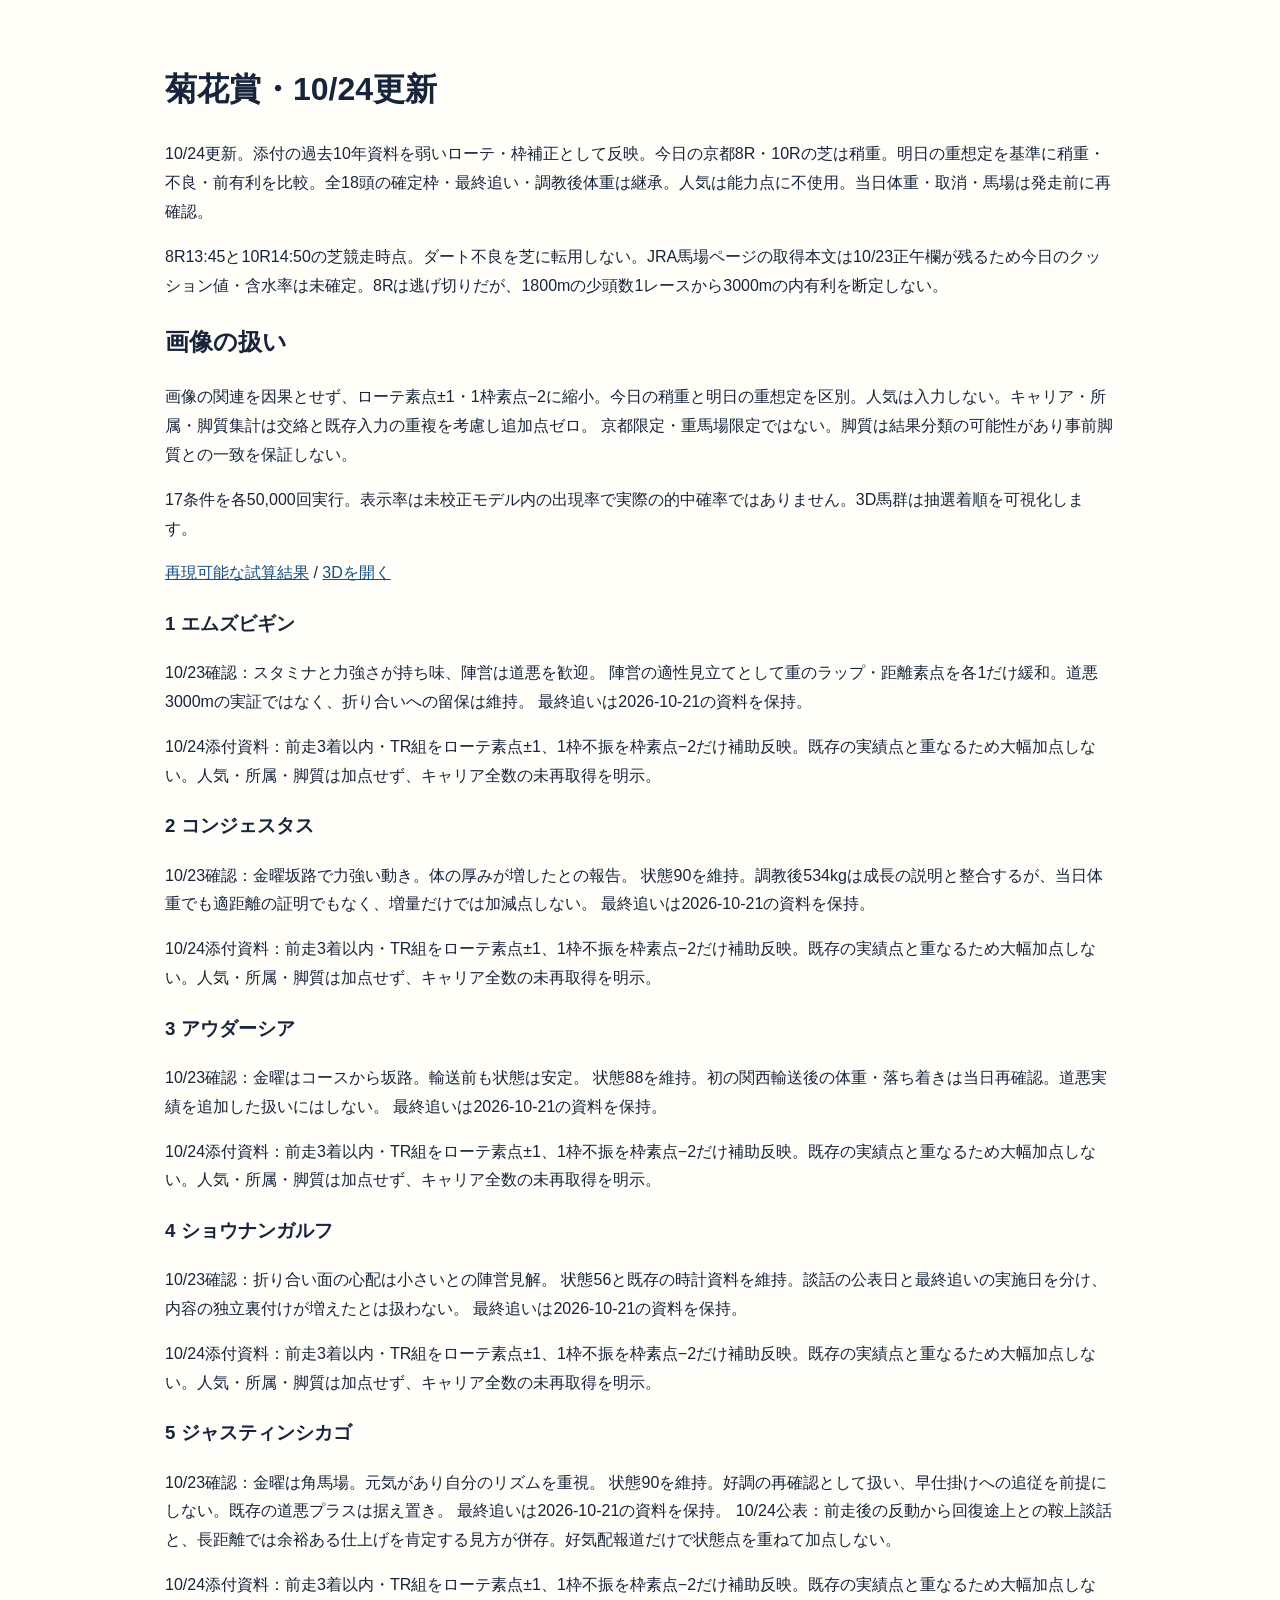
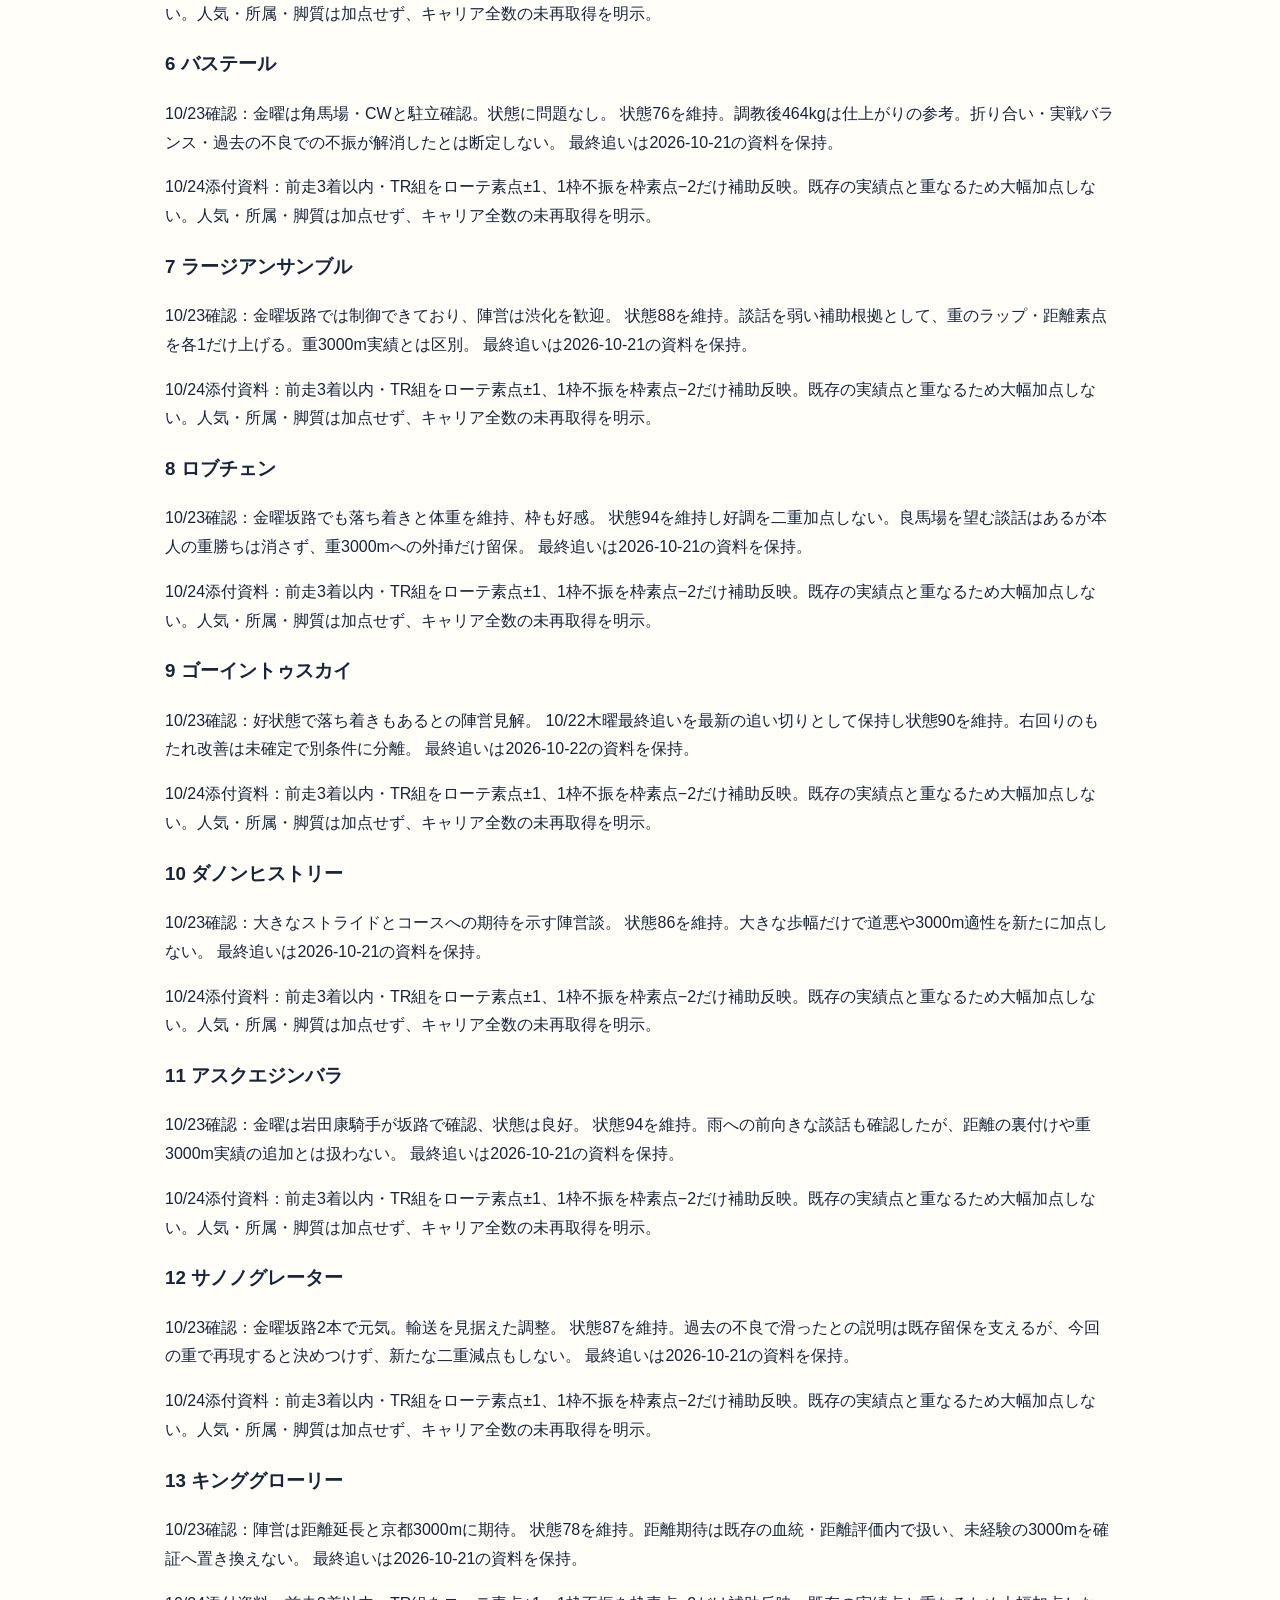
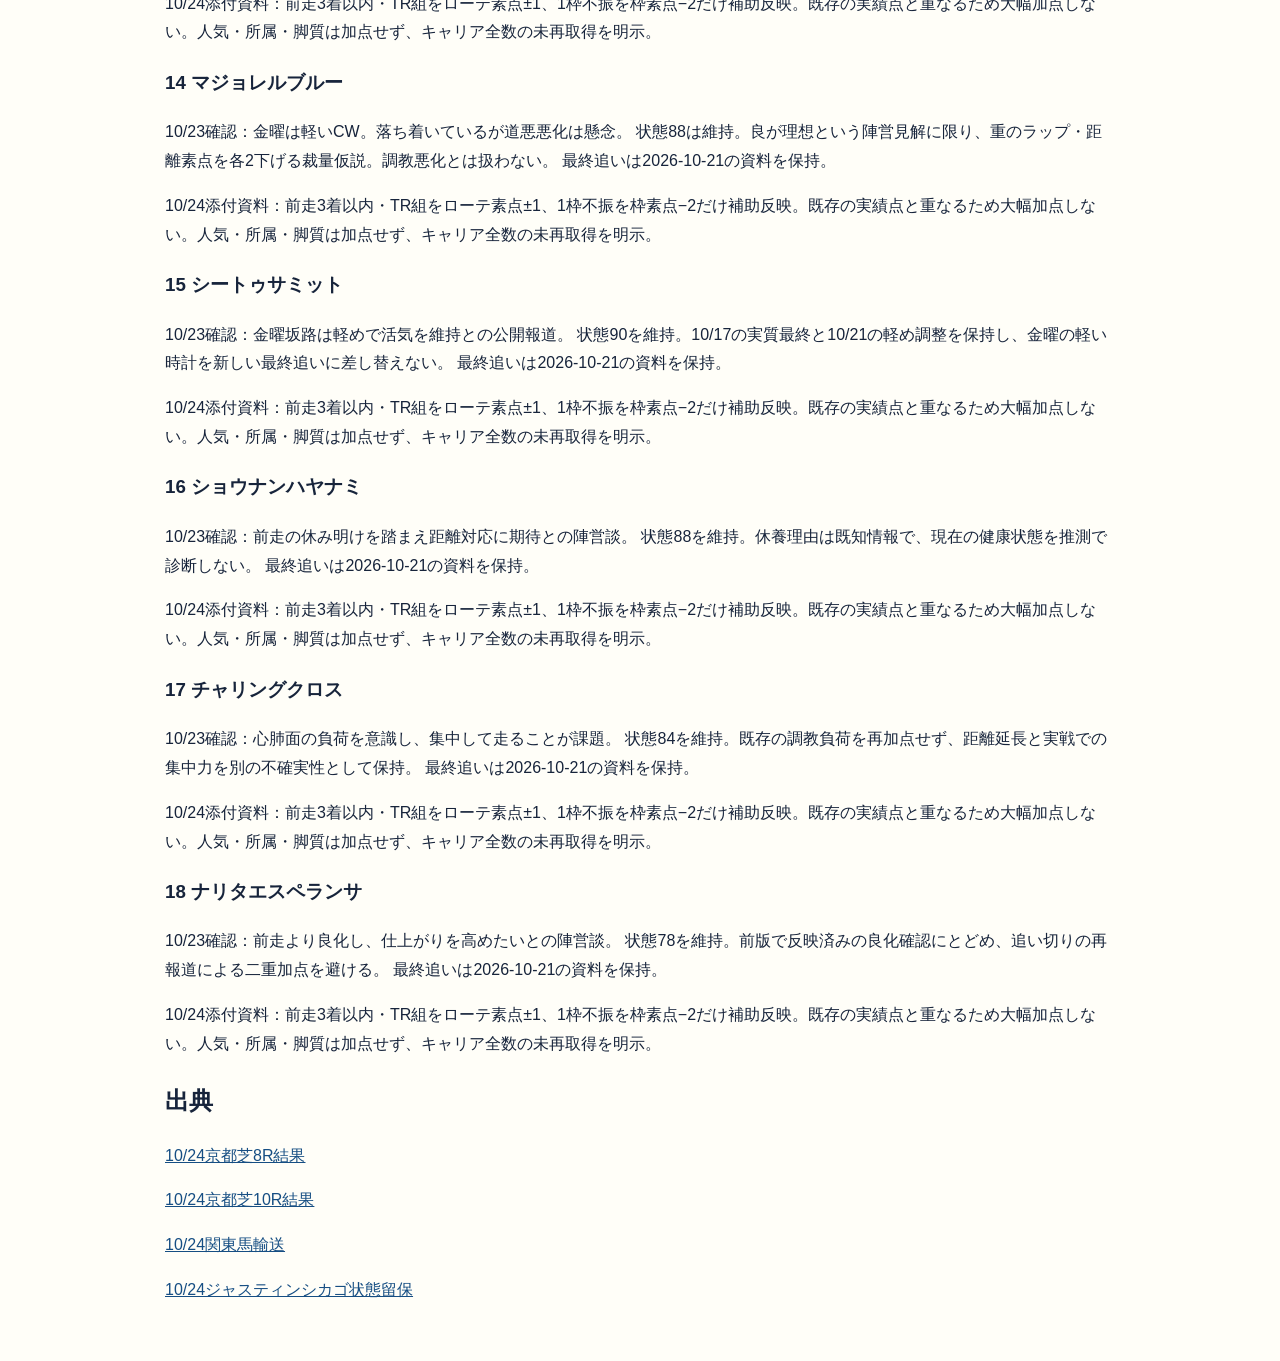
<file: race-engine/reports/kikka-2026-20261024.html>
<!doctype html><html lang="ja"><meta charset="utf-8"><meta name="viewport" content="width=device-width,initial-scale=1"><title>菊花賞10/24更新</title><style>body{max-width:950px;margin:24px auto;padding:16px;font:16px/1.8 sans-serif;color:#17243b;background:#fffef8}a{color:#164e83}</style><h1>菊花賞・10/24更新</h1><p>10/24更新。添付の過去10年資料を弱いローテ・枠補正として反映。今日の京都8R・10Rの芝は稍重。明日の重想定を基準に稍重・不良・前有利を比較。全18頭の確定枠・最終追い・調教後体重は継承。人気は能力点に不使用。当日体重・取消・馬場は発走前に再確認。</p><p>8R13:45と10R14:50の芝競走時点。ダート不良を芝に転用しない。JRA馬場ページの取得本文は10/23正午欄が残るため今日のクッション値・含水率は未確定。8Rは逃げ切りだが、1800mの少頭数1レースから3000mの内有利を断定しない。</p><h2>画像の扱い</h2><p>画像の関連を因果とせず、ローテ素点±1・1枠素点−2に縮小。今日の稍重と明日の重想定を区別。人気は入力しない。キャリア・所属・脚質集計は交絡と既存入力の重複を考慮し追加点ゼロ。 京都限定・重馬場限定ではない。脚質は結果分類の可能性があり事前脚質との一致を保証しない。</p><p>17条件を各50,000回実行。表示率は未校正モデル内の出現率で実際の的中確率ではありません。3D馬群は抽選着順を可視化します。</p><p><a href="../results/kikka-2026-20261024.json">再現可能な試算結果</a> / <a href="../?race=kikka-2026">3Dを開く</a></p><h3>1 エムズビギン</h3><p>10/23確認：スタミナと力強さが持ち味、陣営は道悪を歓迎。 陣営の適性見立てとして重のラップ・距離素点を各1だけ緩和。道悪3000mの実証ではなく、折り合いへの留保は維持。 最終追いは2026-10-21の資料を保持。</p><p>10/24添付資料：前走3着以内・TR組をローテ素点±1、1枠不振を枠素点−2だけ補助反映。既存の実績点と重なるため大幅加点しない。人気・所属・脚質は加点せず、キャリア全数の未再取得を明示。</p><h3>2 コンジェスタス</h3><p>10/23確認：金曜坂路で力強い動き。体の厚みが増したとの報告。 状態90を維持。調教後534kgは成長の説明と整合するが、当日体重でも適距離の証明でもなく、増量だけでは加減点しない。 最終追いは2026-10-21の資料を保持。</p><p>10/24添付資料：前走3着以内・TR組をローテ素点±1、1枠不振を枠素点−2だけ補助反映。既存の実績点と重なるため大幅加点しない。人気・所属・脚質は加点せず、キャリア全数の未再取得を明示。</p><h3>3 アウダーシア</h3><p>10/23確認：金曜はコースから坂路。輸送前も状態は安定。 状態88を維持。初の関西輸送後の体重・落ち着きは当日再確認。道悪実績を追加した扱いにはしない。 最終追いは2026-10-21の資料を保持。</p><p>10/24添付資料：前走3着以内・TR組をローテ素点±1、1枠不振を枠素点−2だけ補助反映。既存の実績点と重なるため大幅加点しない。人気・所属・脚質は加点せず、キャリア全数の未再取得を明示。</p><h3>4 ショウナンガルフ</h3><p>10/23確認：折り合い面の心配は小さいとの陣営見解。 状態56と既存の時計資料を維持。談話の公表日と最終追いの実施日を分け、内容の独立裏付けが増えたとは扱わない。 最終追いは2026-10-21の資料を保持。</p><p>10/24添付資料：前走3着以内・TR組をローテ素点±1、1枠不振を枠素点−2だけ補助反映。既存の実績点と重なるため大幅加点しない。人気・所属・脚質は加点せず、キャリア全数の未再取得を明示。</p><h3>5 ジャスティンシカゴ</h3><p>10/23確認：金曜は角馬場。元気があり自分のリズムを重視。 状態90を維持。好調の再確認として扱い、早仕掛けへの追従を前提にしない。既存の道悪プラスは据え置き。 最終追いは2026-10-21の資料を保持。 10/24公表：前走後の反動から回復途上との鞍上談話と、長距離では余裕ある仕上げを肯定する見方が併存。好気配報道だけで状態点を重ねて加点しない。</p><p>10/24添付資料：前走3着以内・TR組をローテ素点±1、1枠不振を枠素点−2だけ補助反映。既存の実績点と重なるため大幅加点しない。人気・所属・脚質は加点せず、キャリア全数の未再取得を明示。</p><h3>6 バステール</h3><p>10/23確認：金曜は角馬場・CWと駐立確認。状態に問題なし。 状態76を維持。調教後464kgは仕上がりの参考。折り合い・実戦バランス・過去の不良での不振が解消したとは断定しない。 最終追いは2026-10-21の資料を保持。</p><p>10/24添付資料：前走3着以内・TR組をローテ素点±1、1枠不振を枠素点−2だけ補助反映。既存の実績点と重なるため大幅加点しない。人気・所属・脚質は加点せず、キャリア全数の未再取得を明示。</p><h3>7 ラージアンサンブル</h3><p>10/23確認：金曜坂路では制御できており、陣営は渋化を歓迎。 状態88を維持。談話を弱い補助根拠として、重のラップ・距離素点を各1だけ上げる。重3000m実績とは区別。 最終追いは2026-10-21の資料を保持。</p><p>10/24添付資料：前走3着以内・TR組をローテ素点±1、1枠不振を枠素点−2だけ補助反映。既存の実績点と重なるため大幅加点しない。人気・所属・脚質は加点せず、キャリア全数の未再取得を明示。</p><h3>8 ロブチェン</h3><p>10/23確認：金曜坂路でも落ち着きと体重を維持、枠も好感。 状態94を維持し好調を二重加点しない。良馬場を望む談話はあるが本人の重勝ちは消さず、重3000mへの外挿だけ留保。 最終追いは2026-10-21の資料を保持。</p><p>10/24添付資料：前走3着以内・TR組をローテ素点±1、1枠不振を枠素点−2だけ補助反映。既存の実績点と重なるため大幅加点しない。人気・所属・脚質は加点せず、キャリア全数の未再取得を明示。</p><h3>9 ゴーイントゥスカイ</h3><p>10/23確認：好状態で落ち着きもあるとの陣営見解。 10/22木曜最終追いを最新の追い切りとして保持し状態90を維持。右回りのもたれ改善は未確定で別条件に分離。 最終追いは2026-10-22の資料を保持。</p><p>10/24添付資料：前走3着以内・TR組をローテ素点±1、1枠不振を枠素点−2だけ補助反映。既存の実績点と重なるため大幅加点しない。人気・所属・脚質は加点せず、キャリア全数の未再取得を明示。</p><h3>10 ダノンヒストリー</h3><p>10/23確認：大きなストライドとコースへの期待を示す陣営談。 状態86を維持。大きな歩幅だけで道悪や3000m適性を新たに加点しない。 最終追いは2026-10-21の資料を保持。</p><p>10/24添付資料：前走3着以内・TR組をローテ素点±1、1枠不振を枠素点−2だけ補助反映。既存の実績点と重なるため大幅加点しない。人気・所属・脚質は加点せず、キャリア全数の未再取得を明示。</p><h3>11 アスクエジンバラ</h3><p>10/23確認：金曜は岩田康騎手が坂路で確認、状態は良好。 状態94を維持。雨への前向きな談話も確認したが、距離の裏付けや重3000m実績の追加とは扱わない。 最終追いは2026-10-21の資料を保持。</p><p>10/24添付資料：前走3着以内・TR組をローテ素点±1、1枠不振を枠素点−2だけ補助反映。既存の実績点と重なるため大幅加点しない。人気・所属・脚質は加点せず、キャリア全数の未再取得を明示。</p><h3>12 サノノグレーター</h3><p>10/23確認：金曜坂路2本で元気。輸送を見据えた調整。 状態87を維持。過去の不良で滑ったとの説明は既存留保を支えるが、今回の重で再現すると決めつけず、新たな二重減点もしない。 最終追いは2026-10-21の資料を保持。</p><p>10/24添付資料：前走3着以内・TR組をローテ素点±1、1枠不振を枠素点−2だけ補助反映。既存の実績点と重なるため大幅加点しない。人気・所属・脚質は加点せず、キャリア全数の未再取得を明示。</p><h3>13 キンググローリー</h3><p>10/23確認：陣営は距離延長と京都3000mに期待。 状態78を維持。距離期待は既存の血統・距離評価内で扱い、未経験の3000mを確証へ置き換えない。 最終追いは2026-10-21の資料を保持。</p><p>10/24添付資料：前走3着以内・TR組をローテ素点±1、1枠不振を枠素点−2だけ補助反映。既存の実績点と重なるため大幅加点しない。人気・所属・脚質は加点せず、キャリア全数の未再取得を明示。</p><h3>14 マジョレルブルー</h3><p>10/23確認：金曜は軽いCW。落ち着いているが道悪悪化は懸念。 状態88は維持。良が理想という陣営見解に限り、重のラップ・距離素点を各2下げる裁量仮説。調教悪化とは扱わない。 最終追いは2026-10-21の資料を保持。</p><p>10/24添付資料：前走3着以内・TR組をローテ素点±1、1枠不振を枠素点−2だけ補助反映。既存の実績点と重なるため大幅加点しない。人気・所属・脚質は加点せず、キャリア全数の未再取得を明示。</p><h3>15 シートゥサミット</h3><p>10/23確認：金曜坂路は軽めで活気を維持との公開報道。 状態90を維持。10/17の実質最終と10/21の軽め調整を保持し、金曜の軽い時計を新しい最終追いに差し替えない。 最終追いは2026-10-21の資料を保持。</p><p>10/24添付資料：前走3着以内・TR組をローテ素点±1、1枠不振を枠素点−2だけ補助反映。既存の実績点と重なるため大幅加点しない。人気・所属・脚質は加点せず、キャリア全数の未再取得を明示。</p><h3>16 ショウナンハヤナミ</h3><p>10/23確認：前走の休み明けを踏まえ距離対応に期待との陣営談。 状態88を維持。休養理由は既知情報で、現在の健康状態を推測で診断しない。 最終追いは2026-10-21の資料を保持。</p><p>10/24添付資料：前走3着以内・TR組をローテ素点±1、1枠不振を枠素点−2だけ補助反映。既存の実績点と重なるため大幅加点しない。人気・所属・脚質は加点せず、キャリア全数の未再取得を明示。</p><h3>17 チャリングクロス</h3><p>10/23確認：心肺面の負荷を意識し、集中して走ることが課題。 状態84を維持。既存の調教負荷を再加点せず、距離延長と実戦での集中力を別の不確実性として保持。 最終追いは2026-10-21の資料を保持。</p><p>10/24添付資料：前走3着以内・TR組をローテ素点±1、1枠不振を枠素点−2だけ補助反映。既存の実績点と重なるため大幅加点しない。人気・所属・脚質は加点せず、キャリア全数の未再取得を明示。</p><h3>18 ナリタエスペランサ</h3><p>10/23確認：前走より良化し、仕上がりを高めたいとの陣営談。 状態78を維持。前版で反映済みの良化確認にとどめ、追い切りの再報道による二重加点を避ける。 最終追いは2026-10-21の資料を保持。</p><p>10/24添付資料：前走3着以内・TR組をローテ素点±1、1枠不振を枠素点−2だけ補助反映。既存の実績点と重なるため大幅加点しない。人気・所属・脚質は加点せず、キャリア全数の未再取得を明示。</p><h2>出典</h2><p><a href="https://sports.yahoo.co.jp/keiba/race/result/2608040808">10/24京都芝8R結果</a></p><p><a href="https://sports.yahoo.co.jp/keiba/race/result/2608040810">10/24京都芝10R結果</a></p><p><a href="https://tospo-keiba.jp/breaking_news/77004">10/24関東馬輸送</a></p><p><a href="https://umanity.jp/racedata/race_newsdet.php?nid=11880637">10/24ジャスティンシカゴ状態留保</a></p></html>
</file>
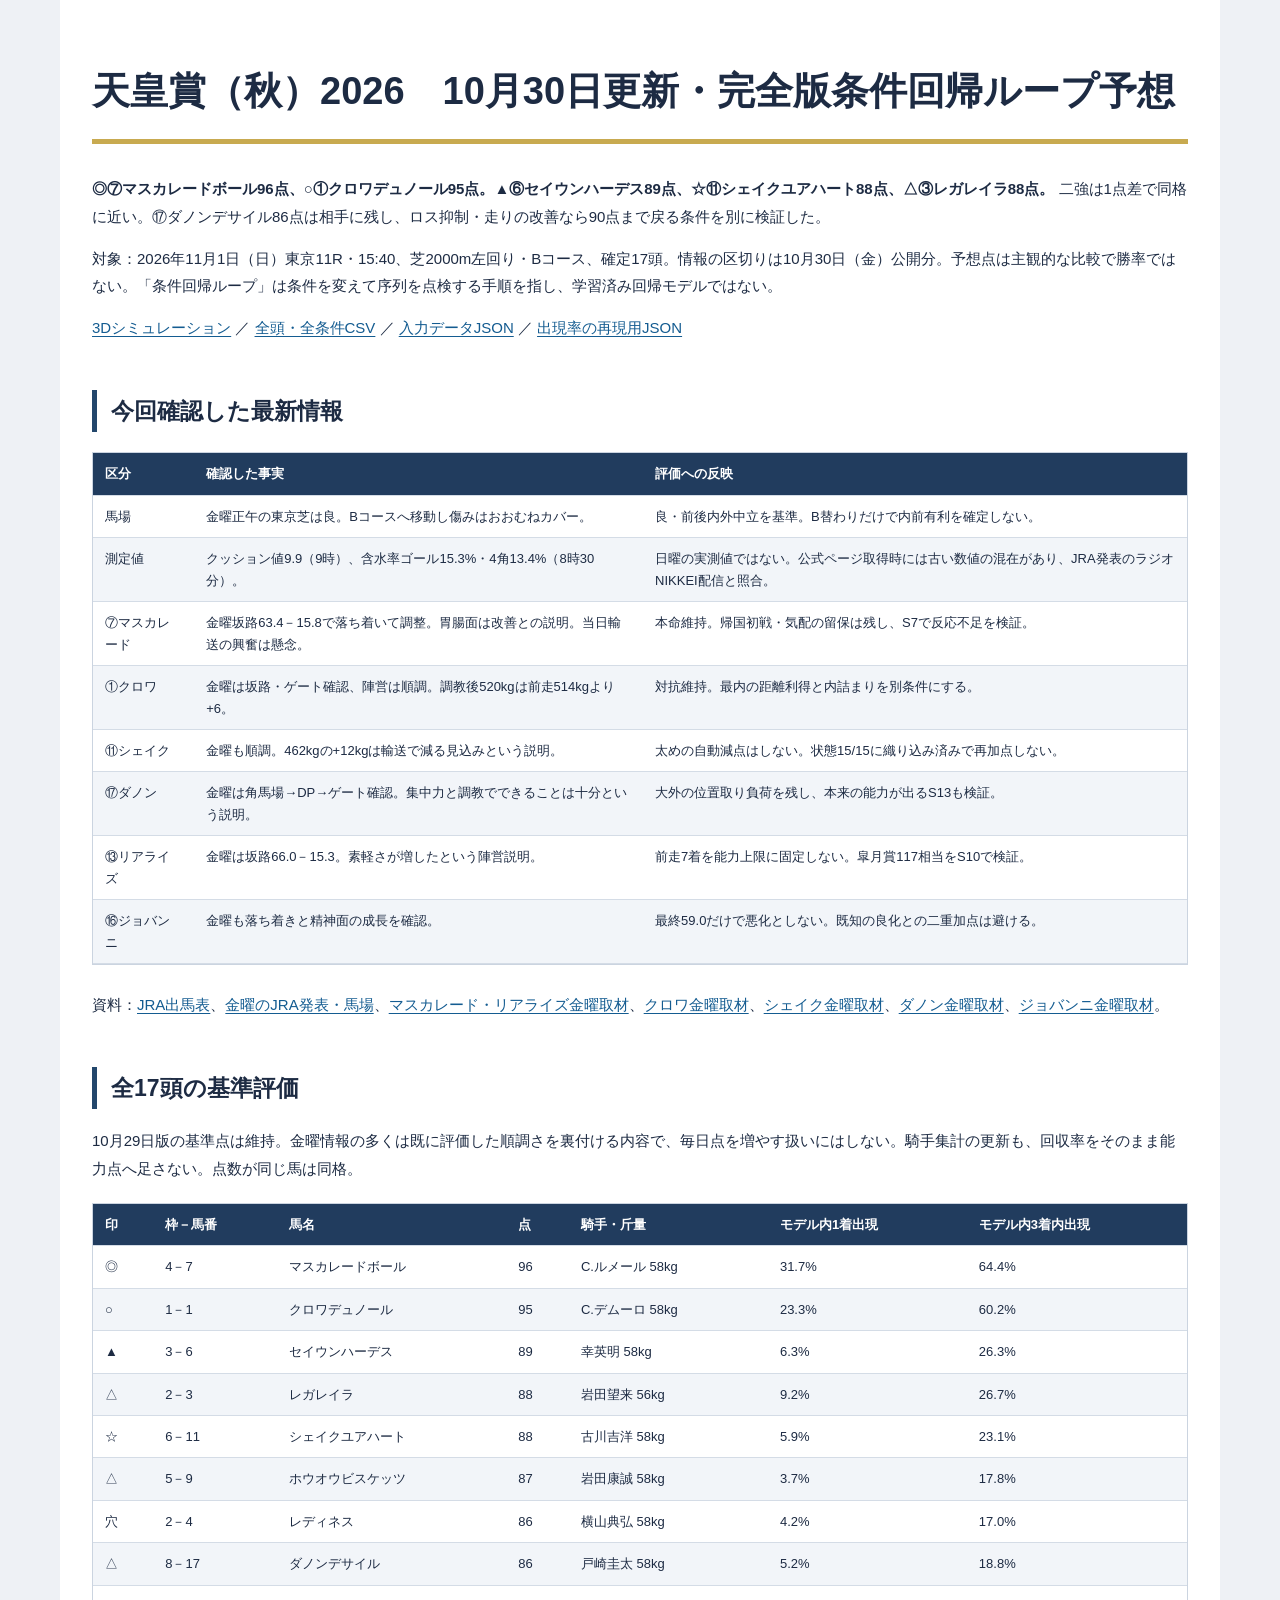
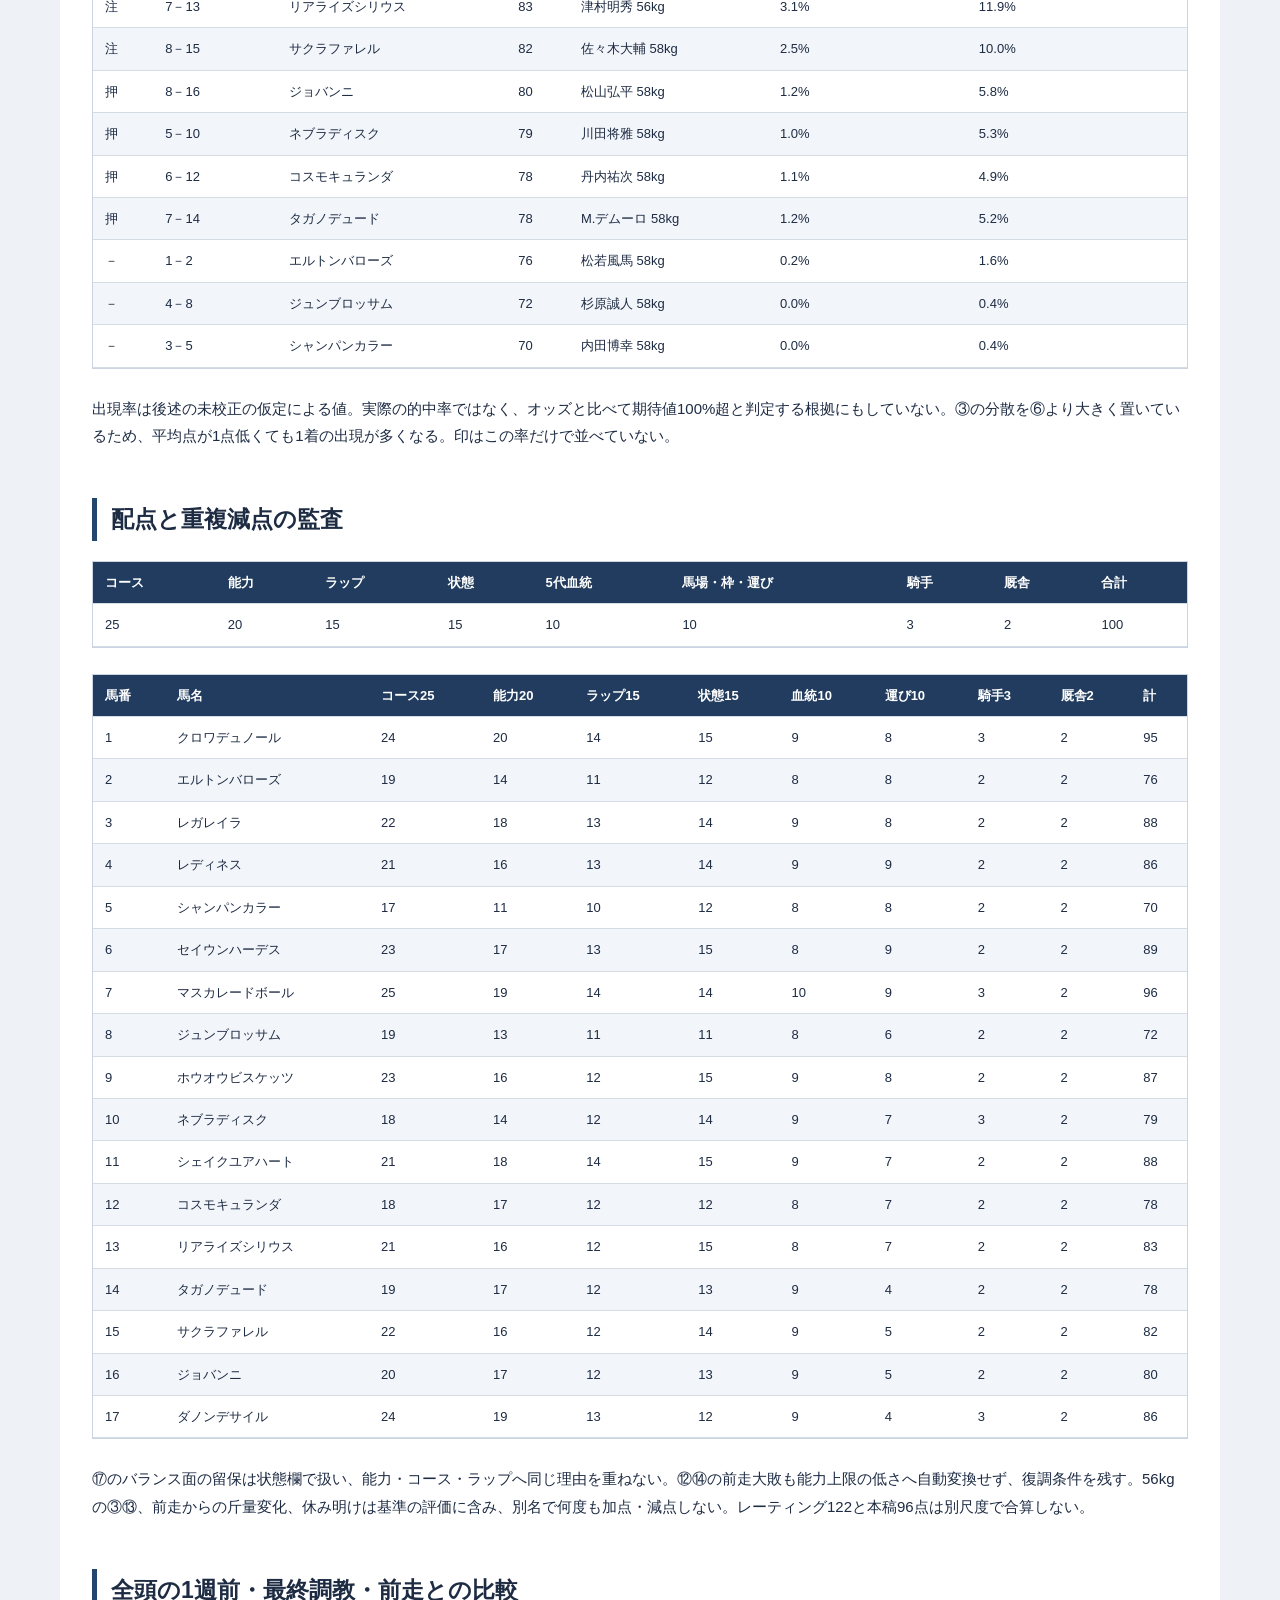
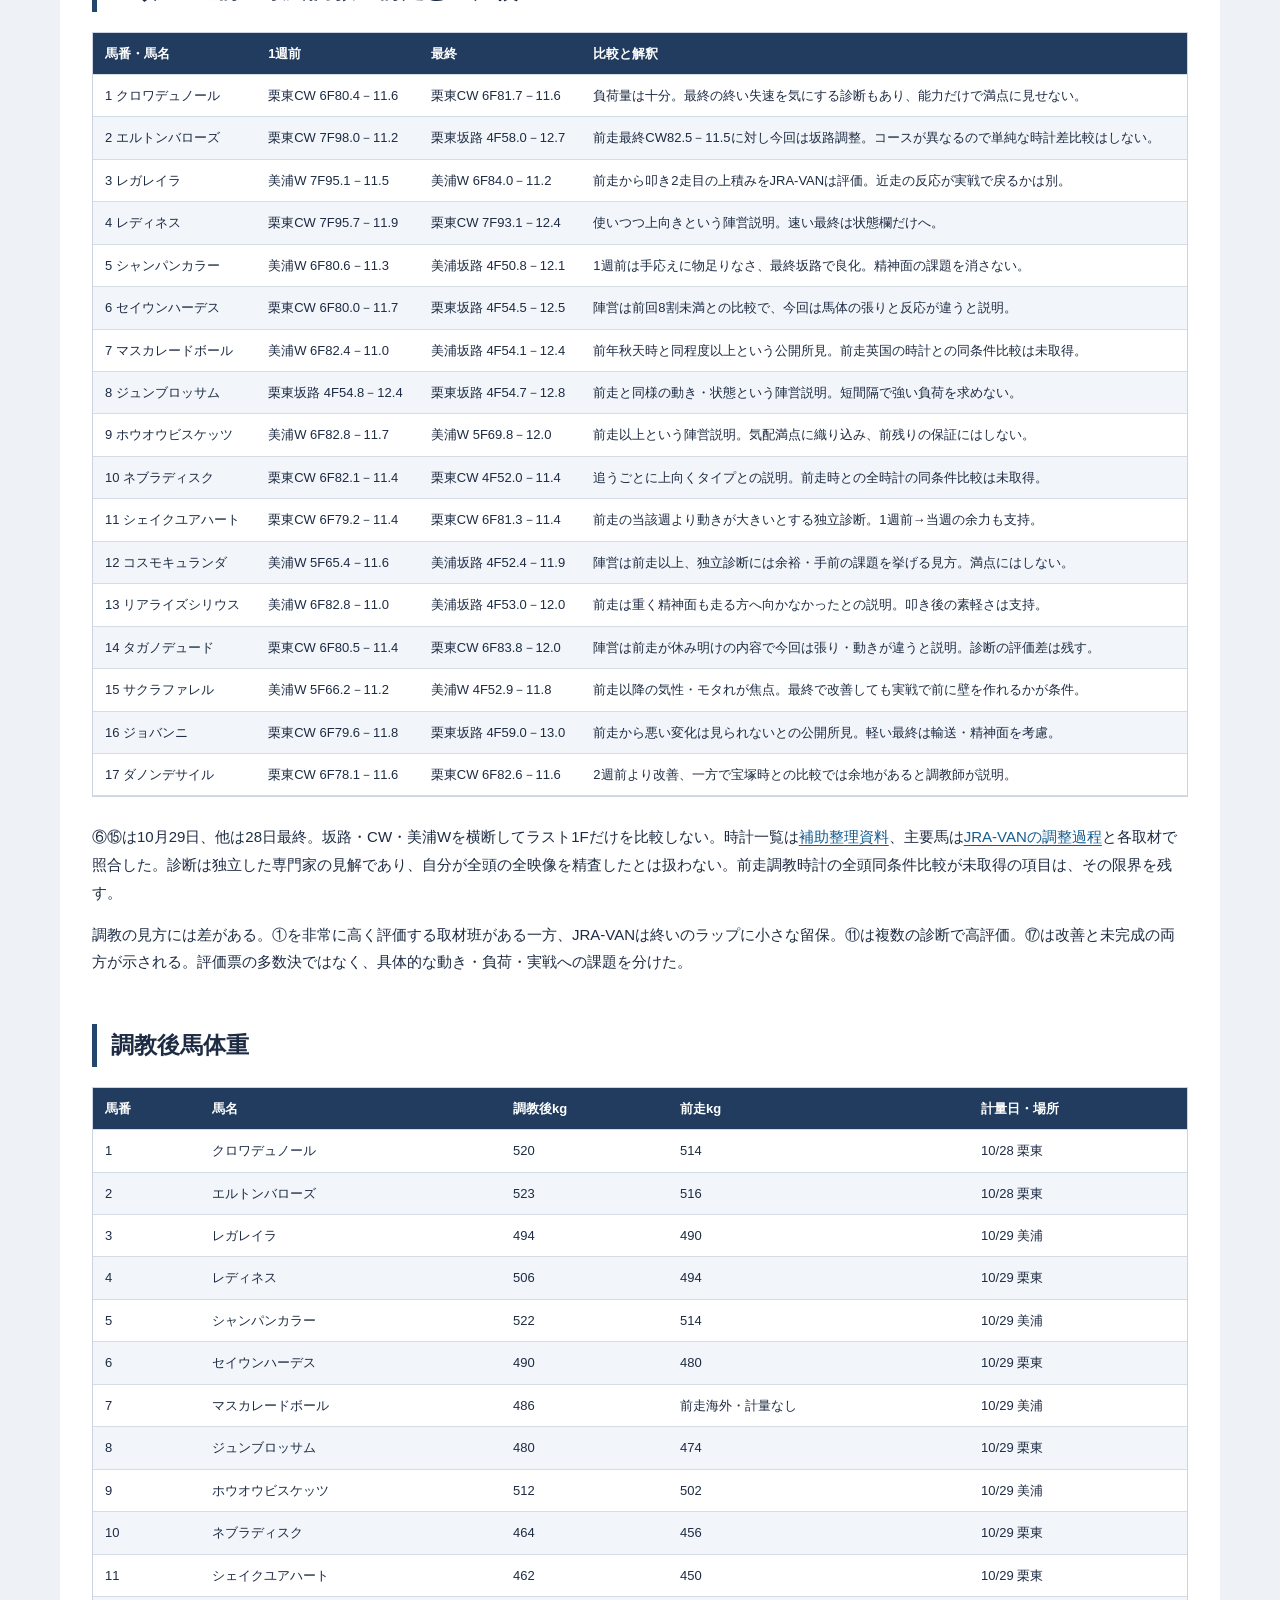
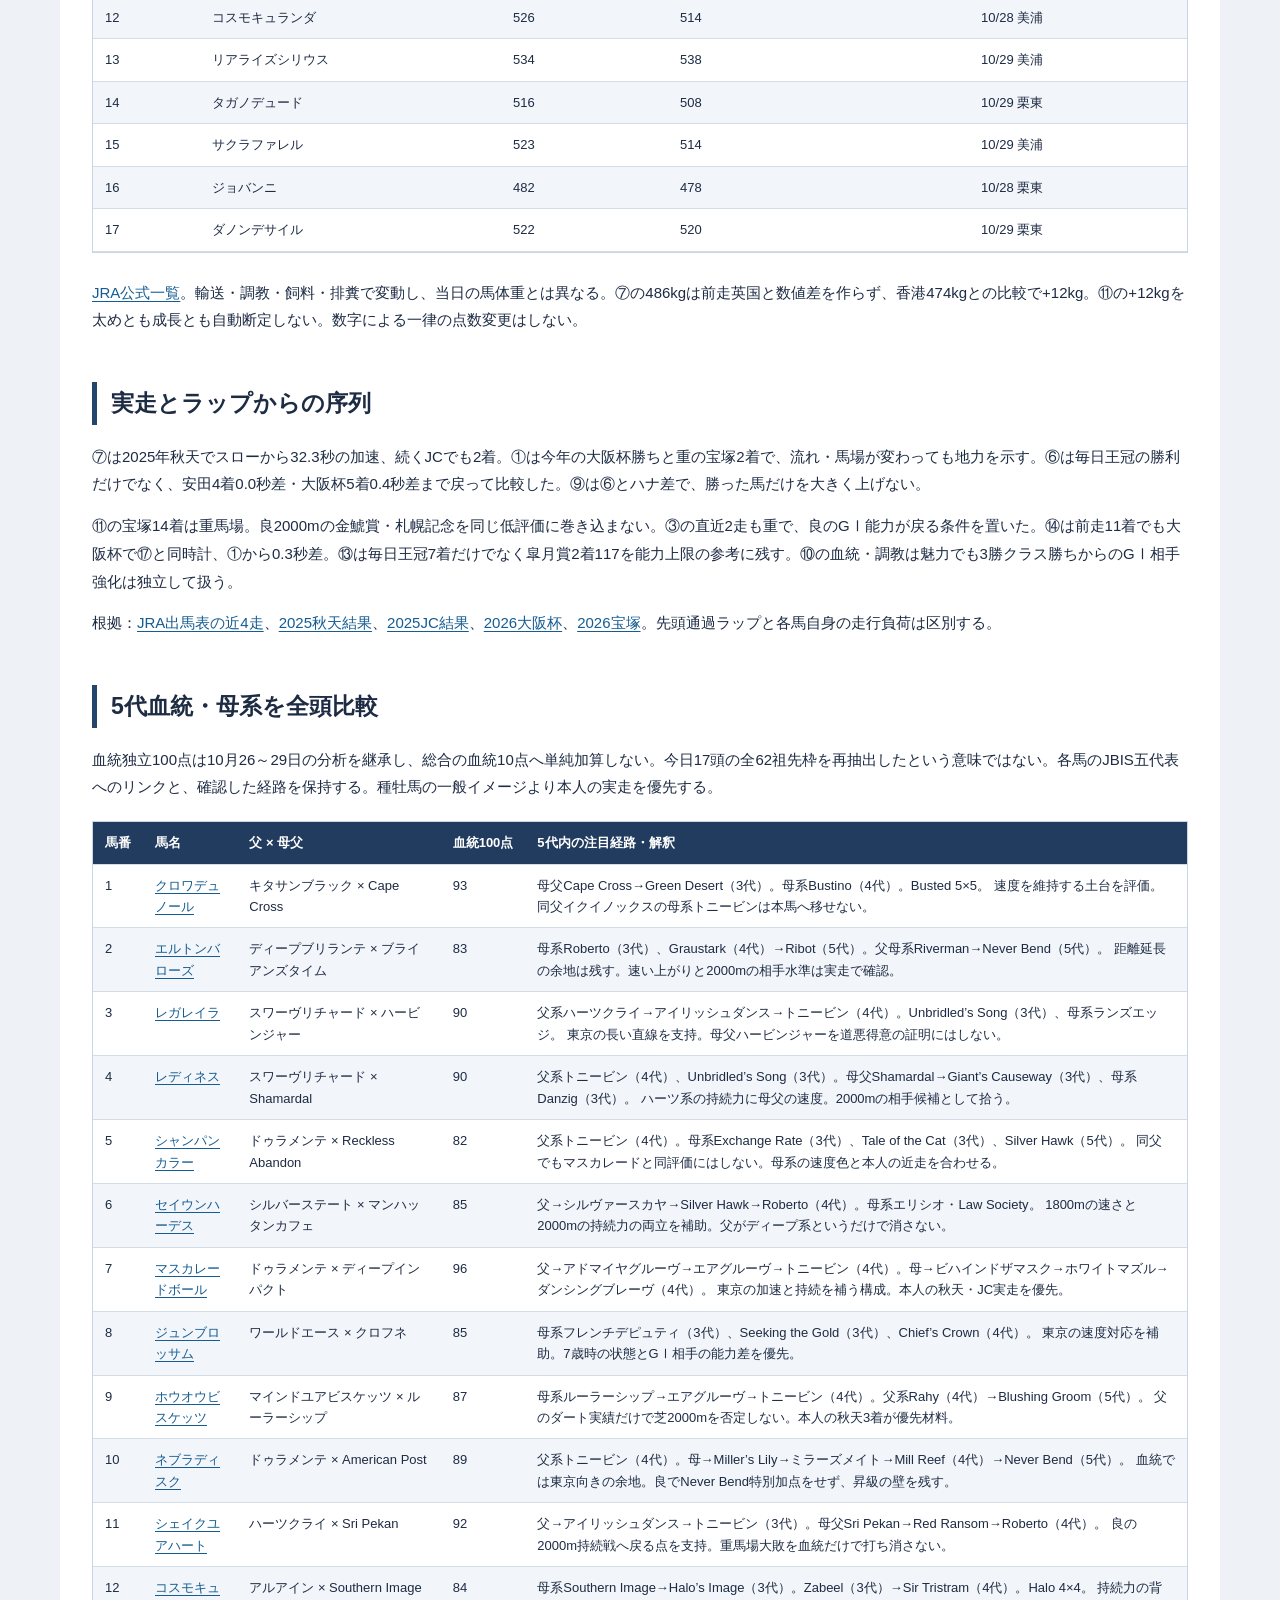
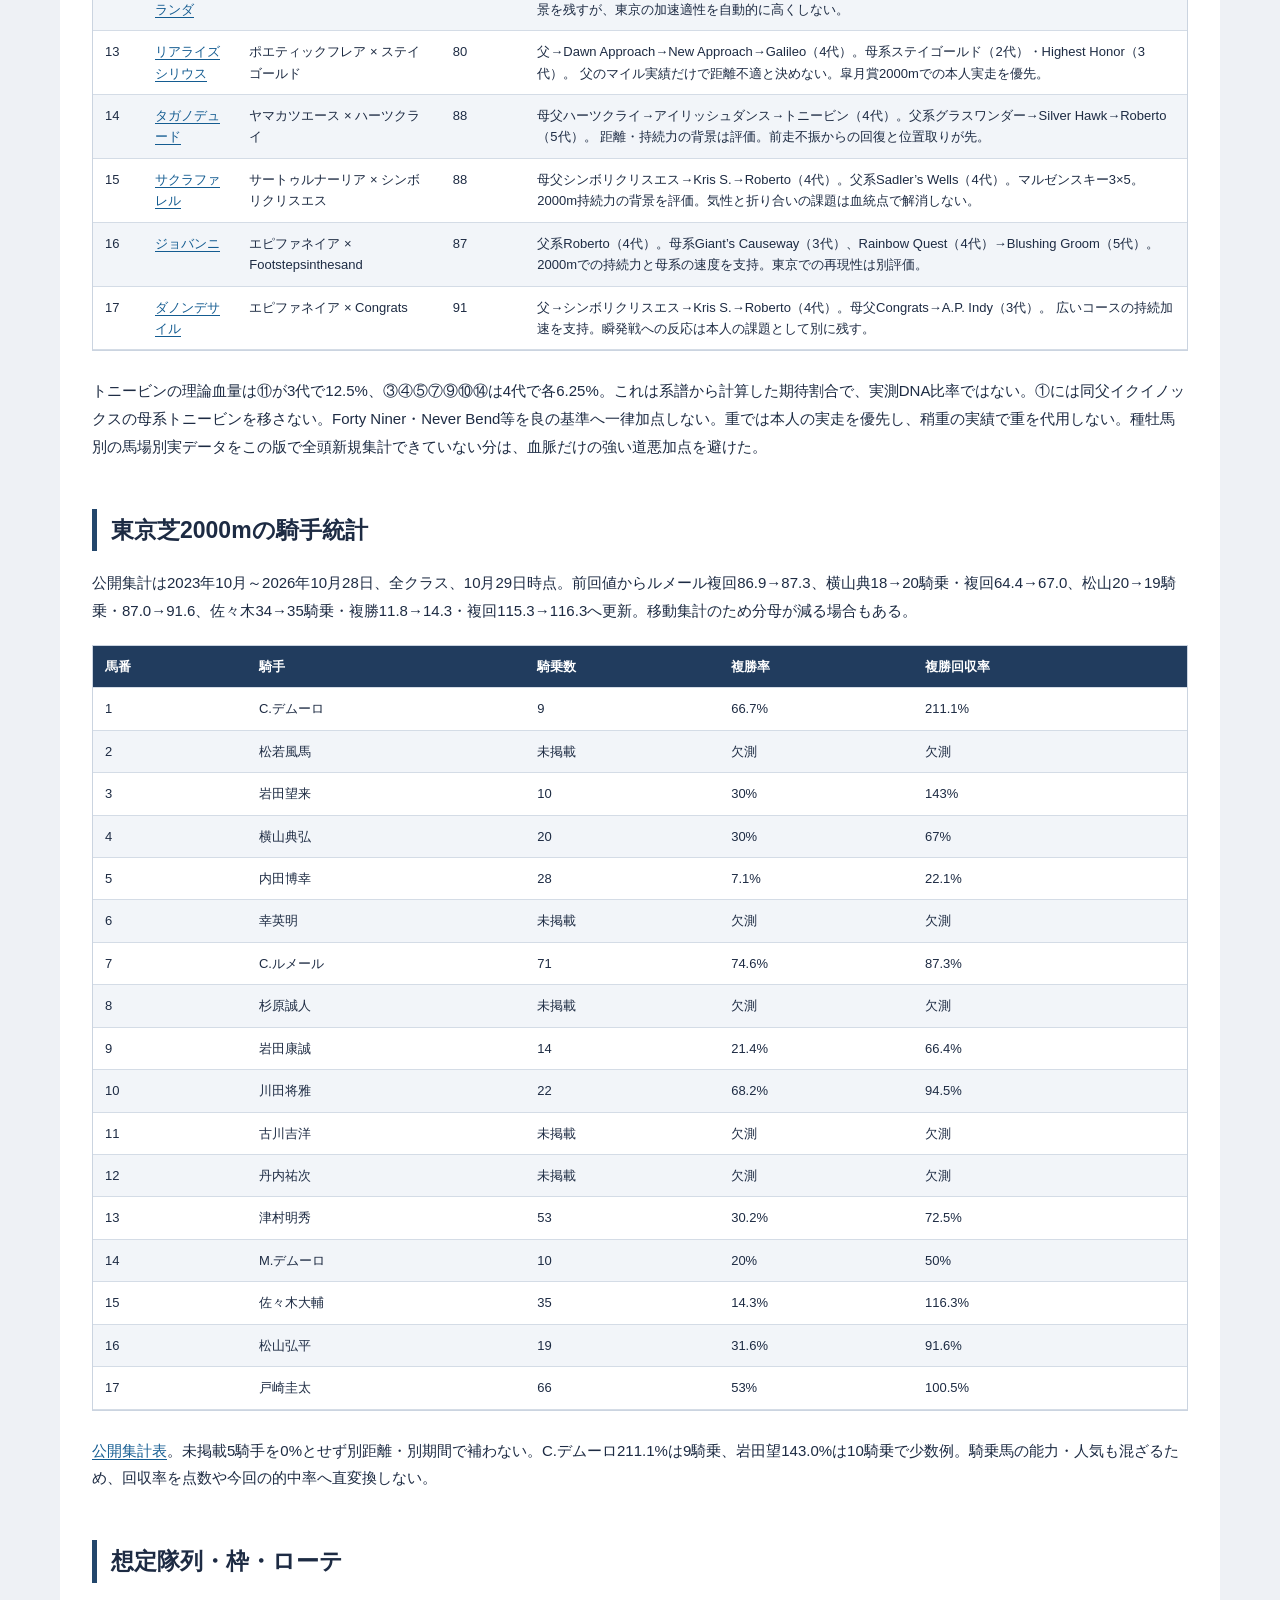
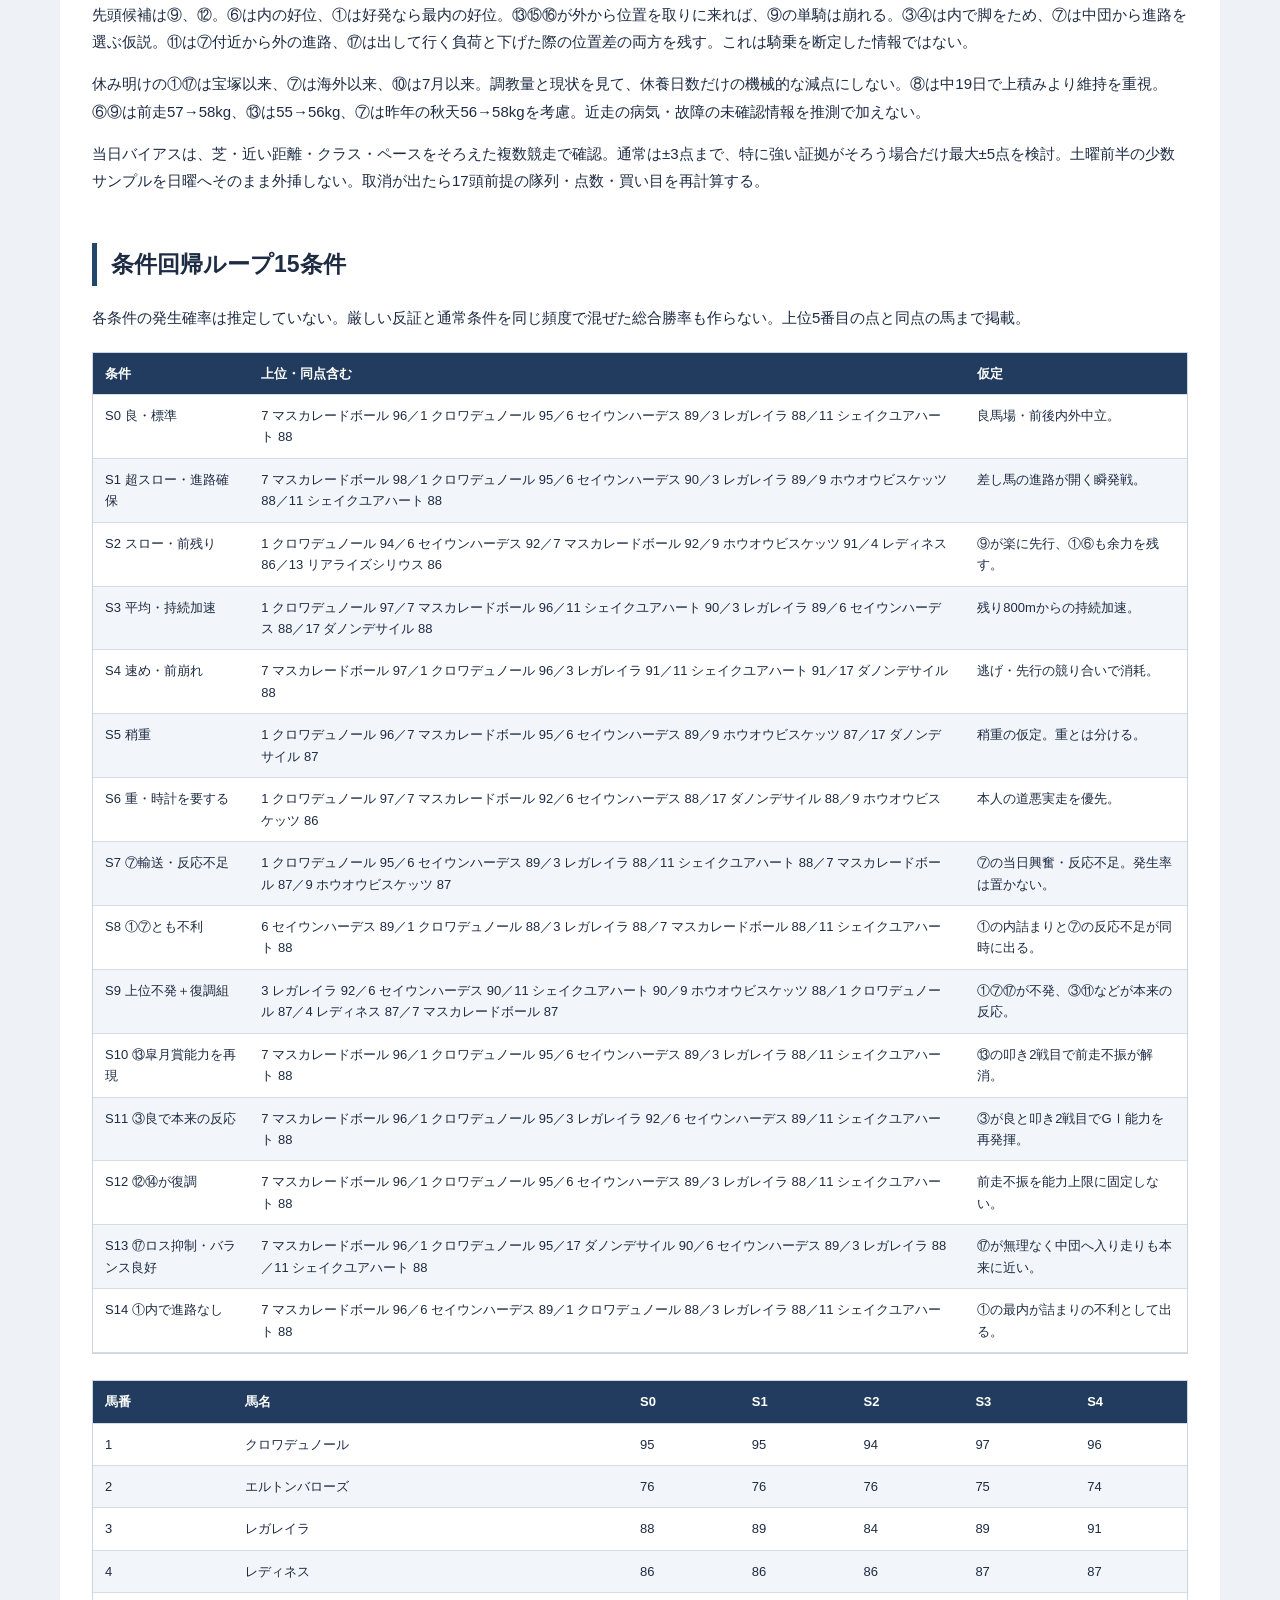
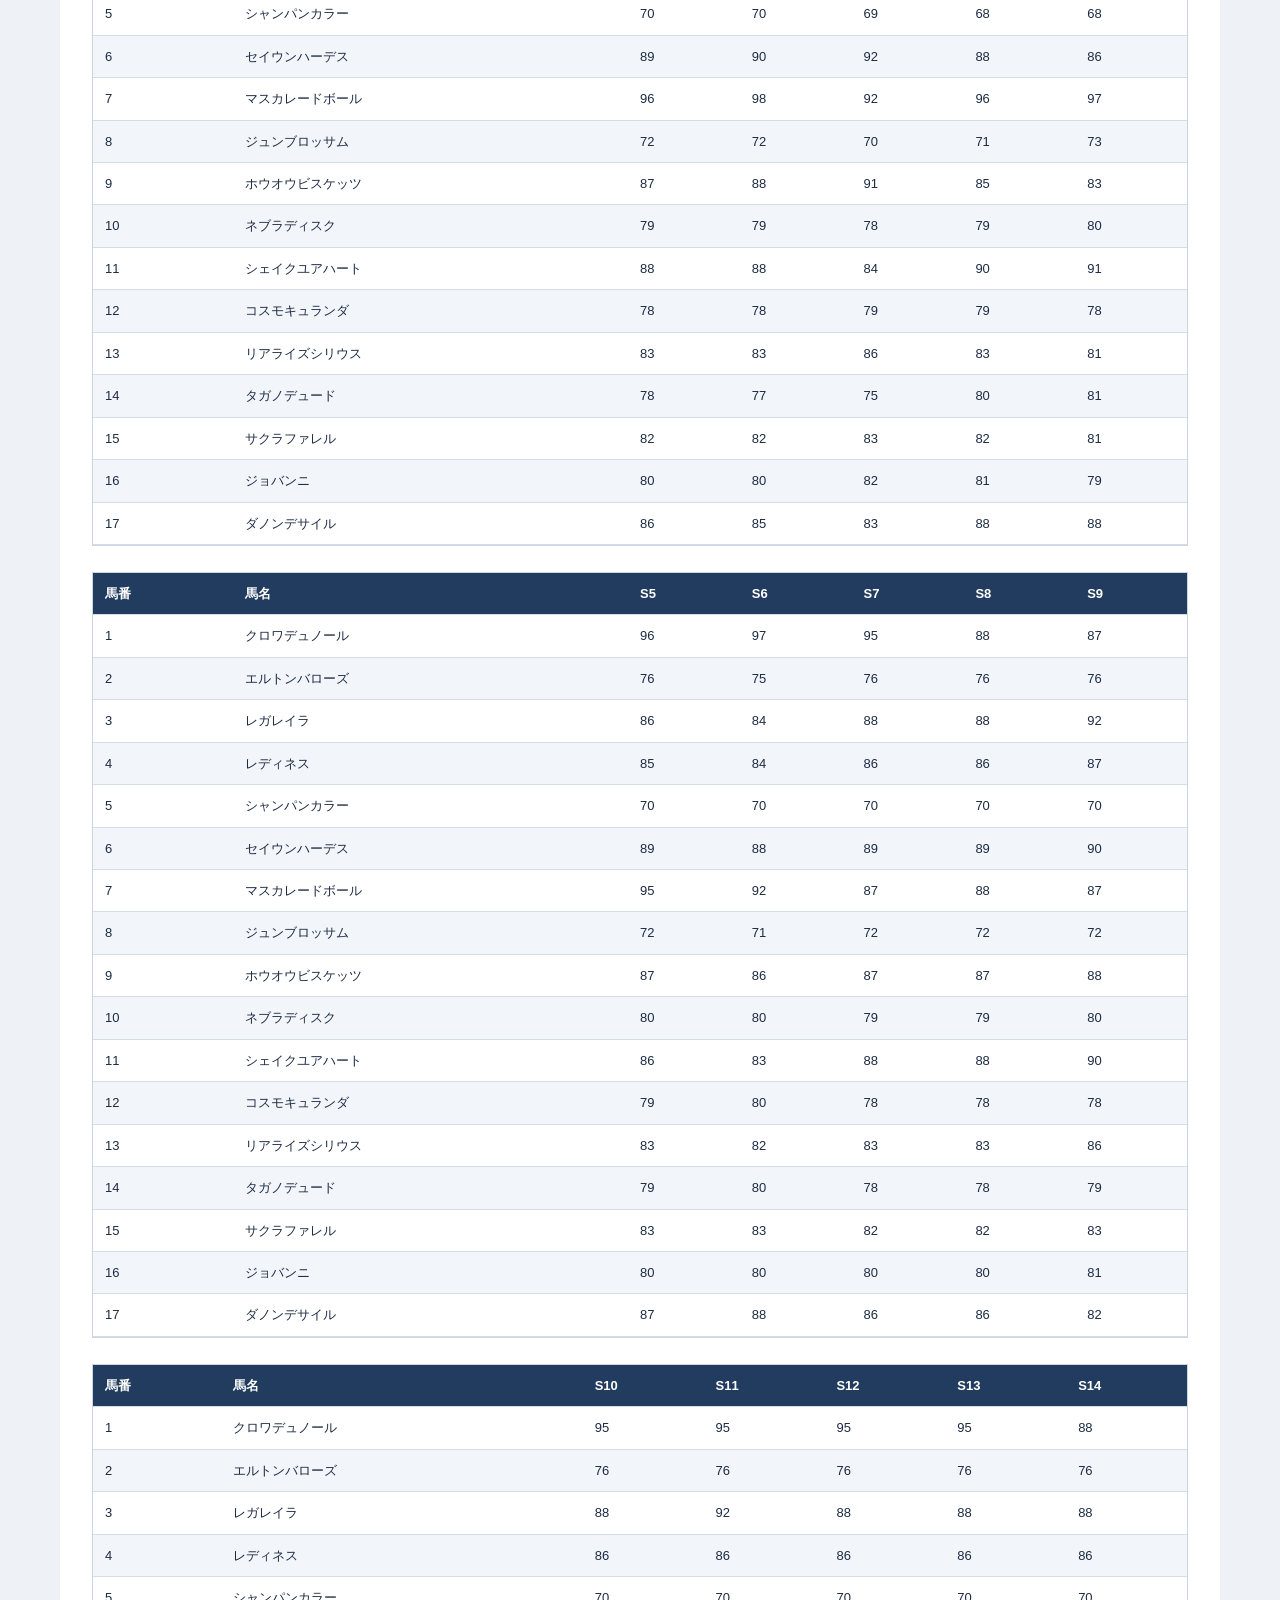
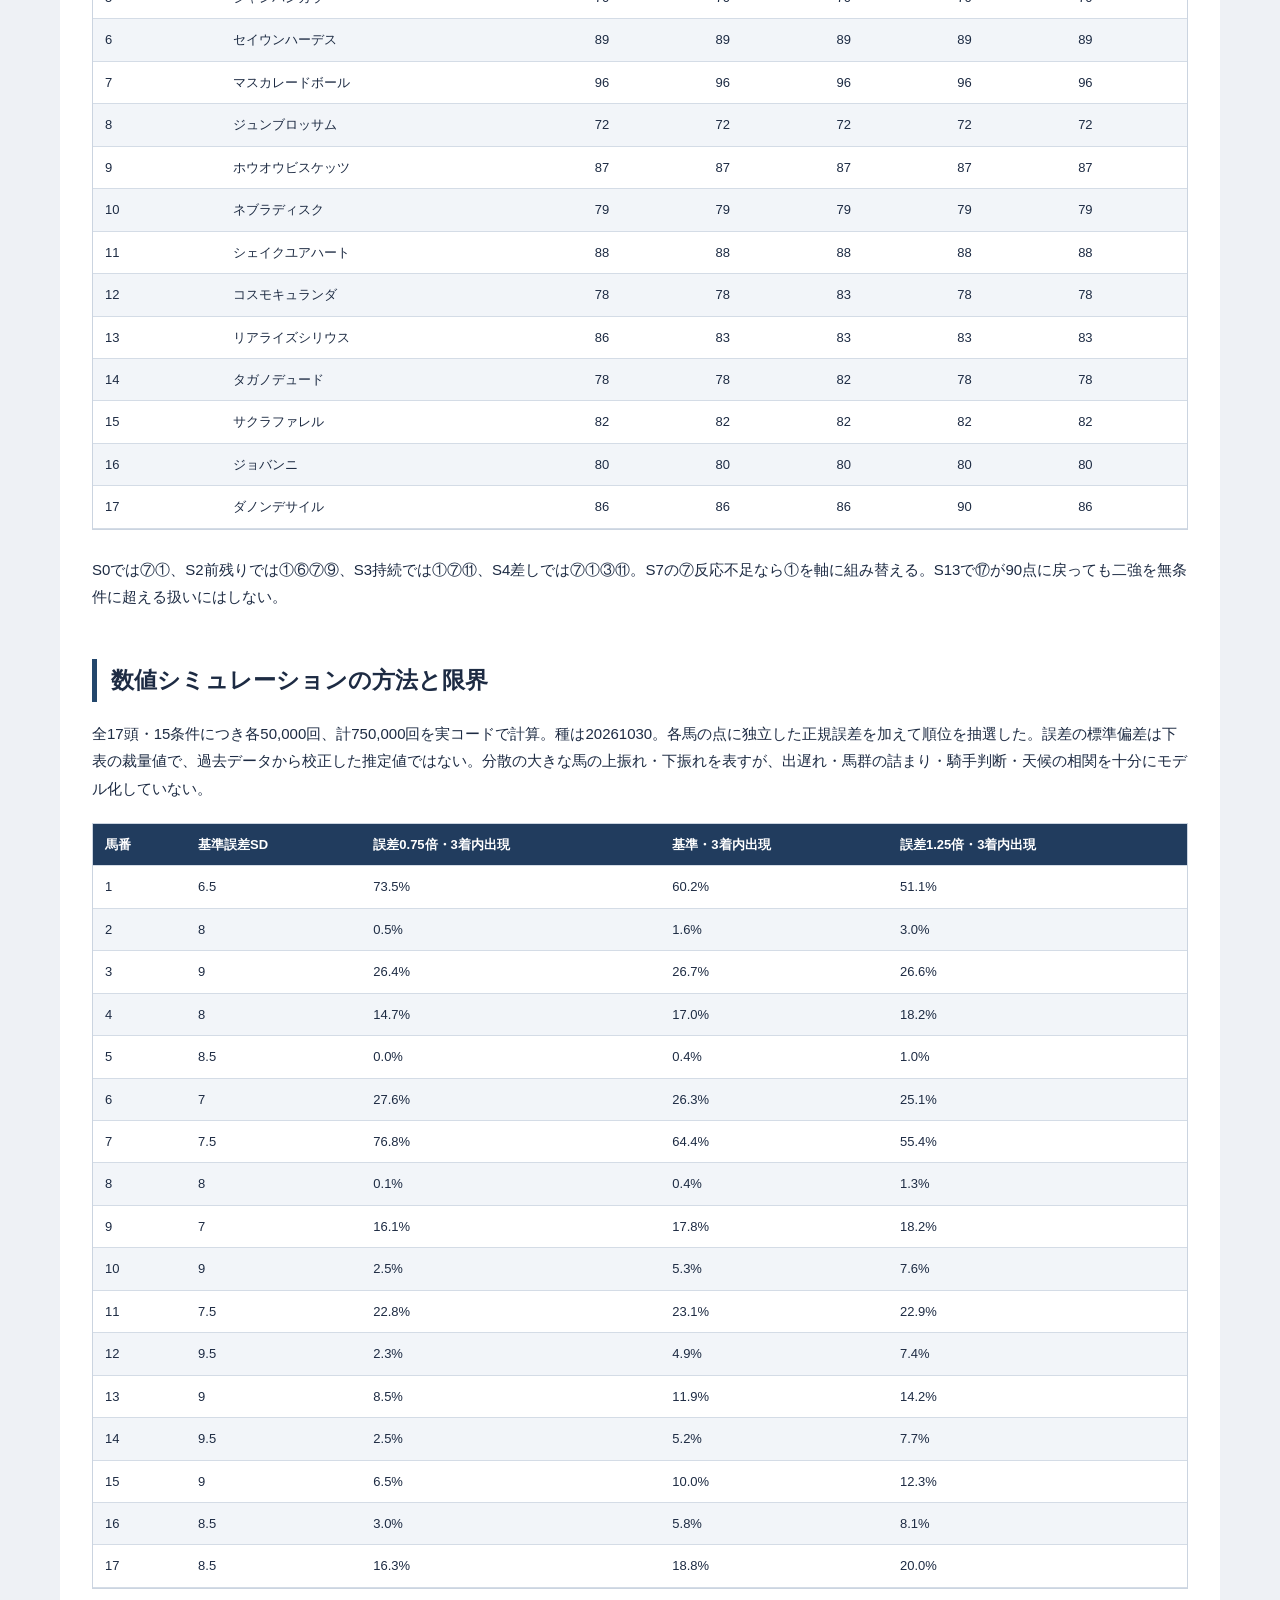
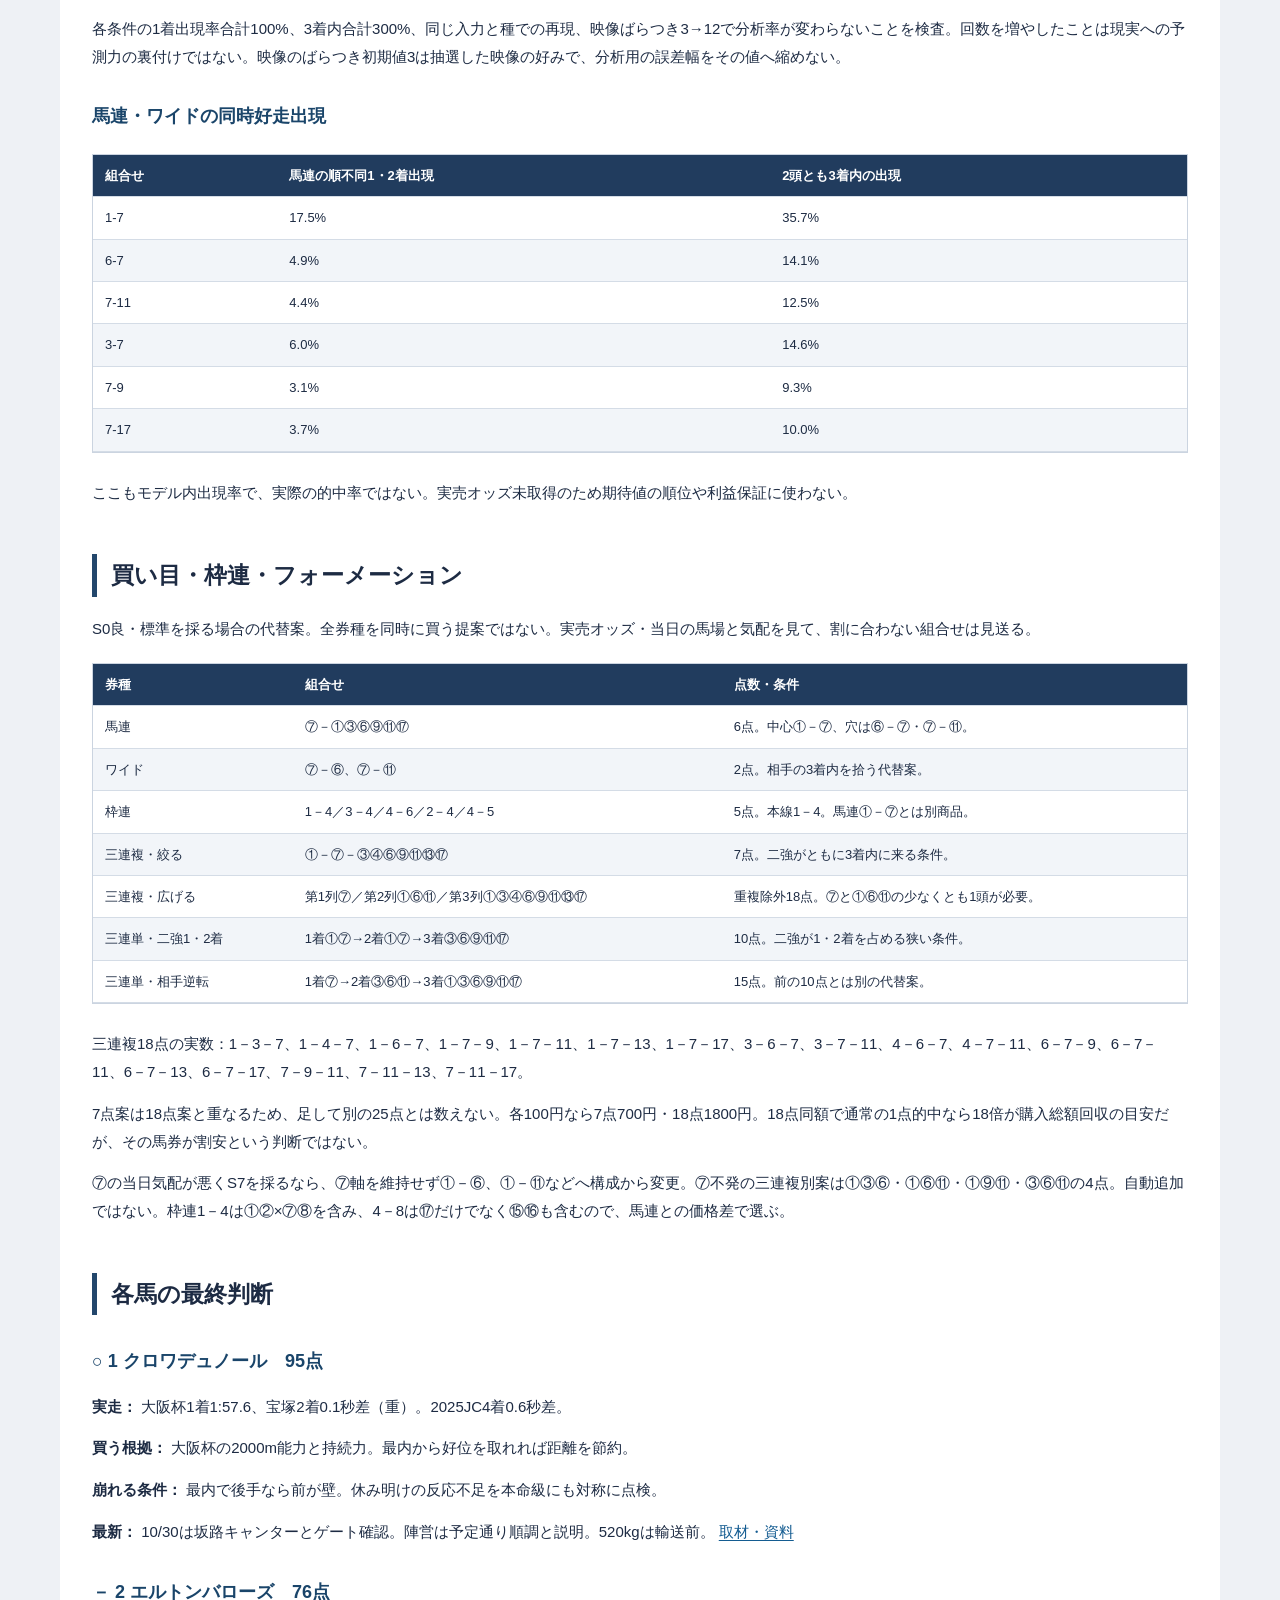
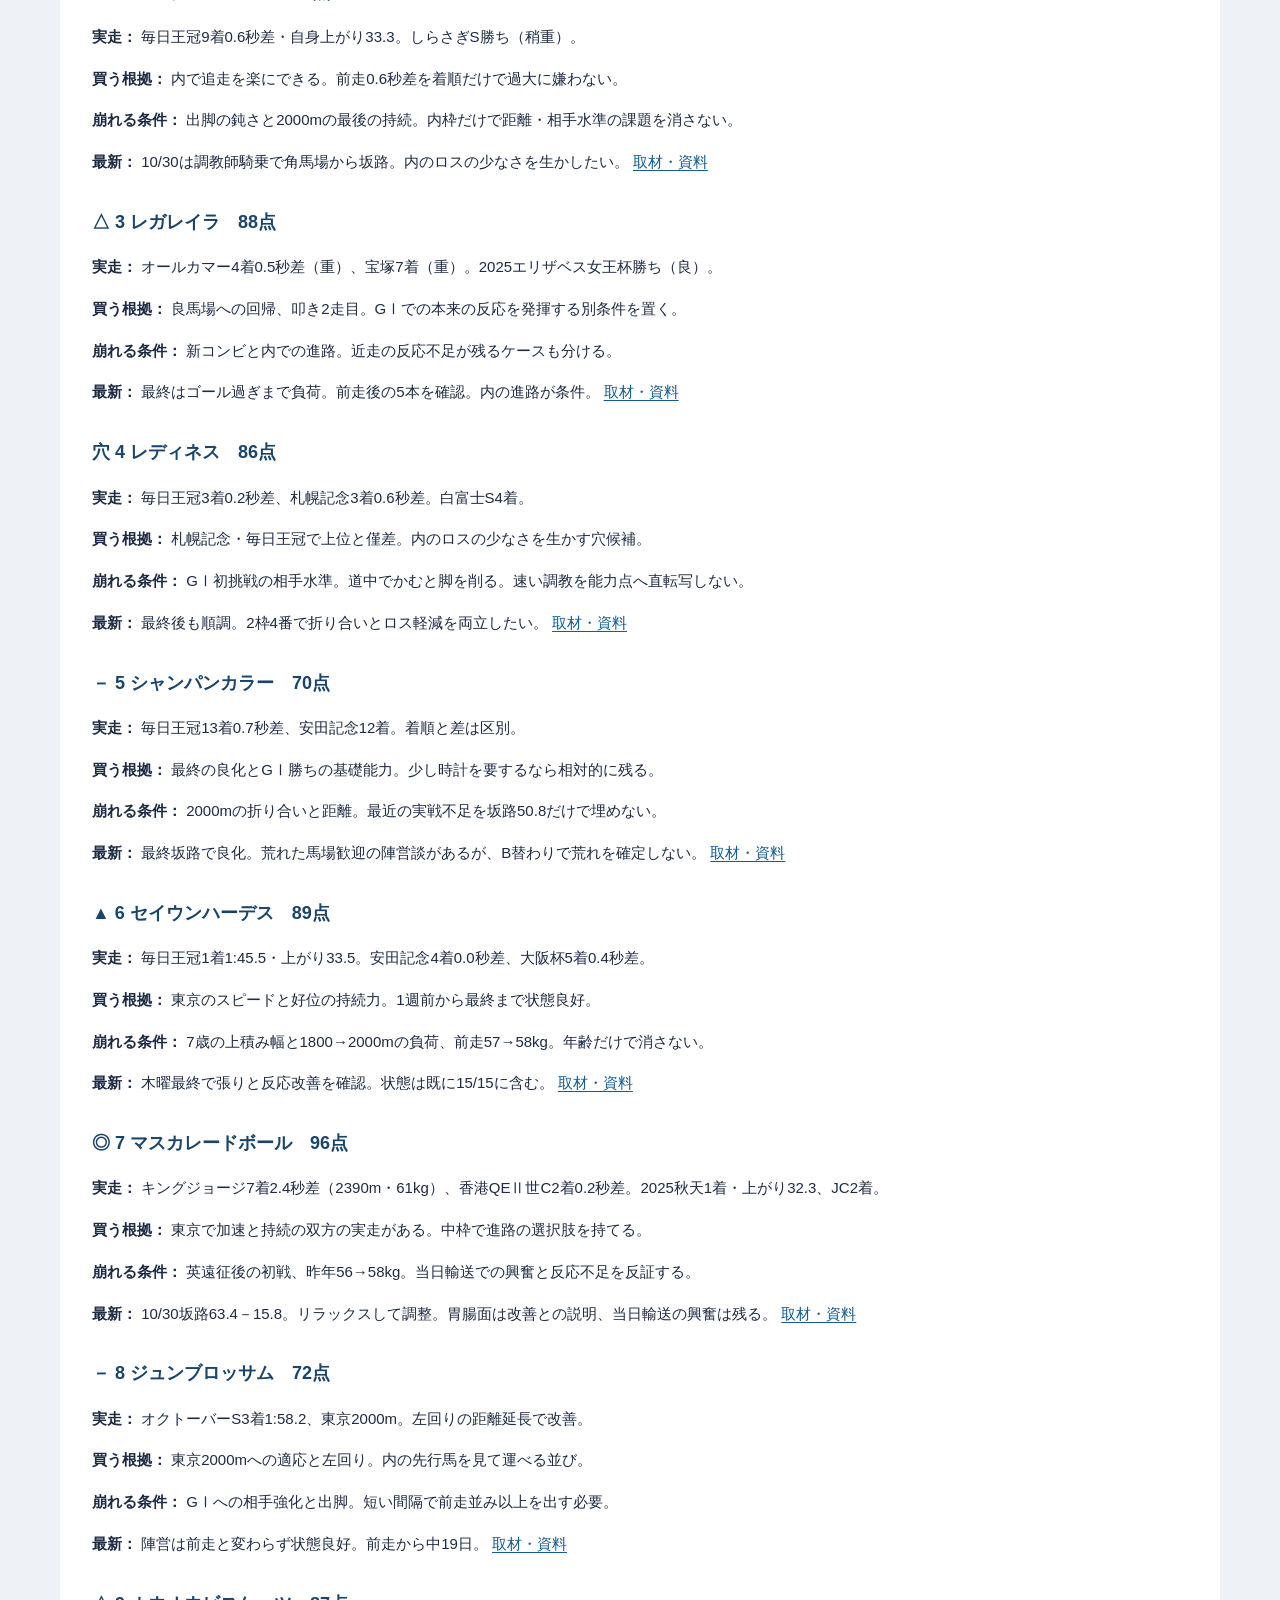
<file: race-engine/reports/tenno-aki-20261030.html>
<!doctype html><html lang="ja"><head><meta charset="utf-8"><meta name="viewport" content="width=device-width,initial-scale=1"><title>天皇賞（秋）2026｜10月30日・完全版予想</title><style>:root{color-scheme:light}*{box-sizing:border-box}body{margin:0;background:#eef1f5;color:#1d2b43;font:15px/1.85 -apple-system,BlinkMacSystemFont,"Hiragino Kaku Gothic ProN","Yu Gothic",Arial,sans-serif}article{max-width:1160px;margin:auto;padding:32px;background:#fff}h1{font-size:clamp(24px,4vw,38px);line-height:1.45;border-bottom:5px solid #c8aa50;padding-bottom:20px}h2{font-size:23px;margin:48px 0 18px;border-left:5px solid #23476c;padding-left:14px}h3{font-size:18px;margin:30px 0 10px;color:#1a456a}p{margin:14px 0}a{color:#145c91;text-underline-offset:3px}.table-scroll{overflow:auto;margin:20px 0 26px;border:1px solid #cbd4e0}table{border-collapse:collapse;font-size:13px;width:100%;min-width:680px;line-height:1.65}th,td{text-align:left;border-bottom:1px solid #d4dce6;padding:10px 12px;vertical-align:top}th{background:#213c5e;color:#fff;white-space:nowrap}tr:nth-child(even){background:#f2f5f9}strong{font-weight:800}@media(max-width:600px){article{padding:16px}body{font-size:14px}h2{font-size:20px;margin-top:36px}th,td{padding:8px;font-size:12px}}</style></head><body><article><h1>天皇賞（秋）2026　10月30日更新・完全版条件回帰ループ予想</h1>
<p><strong>◎⑦マスカレードボール96点、○①クロワデュノール95点。▲⑥セイウンハーデス89点、☆⑪シェイクユアハート88点、△③レガレイラ88点。</strong> 二強は1点差で同格に近い。⑰ダノンデサイル86点は相手に残し、ロス抑制・走りの改善なら90点まで戻る条件を別に検証した。</p>
<p>対象：2026年11月1日（日）東京11R・15:40、芝2000m左回り・Bコース、確定17頭。情報の区切りは10月30日（金）公開分。予想点は主観的な比較で勝率ではない。「条件回帰ループ」は条件を変えて序列を点検する手順を指し、学習済み回帰モデルではない。</p>
<p><a href="../tenno-aki-2026.html" target="_blank" rel="noopener">3Dシミュレーション</a> ／ <a href="../results/tenno-aki-20261030.csv" target="_blank" rel="noopener">全頭・全条件CSV</a> ／ <a href="../data/tenno-aki-20261030-inputs.json" target="_blank" rel="noopener">入力データJSON</a> ／ <a href="../results/tenno-aki-20261030.json" target="_blank" rel="noopener">出現率の再現用JSON</a></p>
<h2>今回確認した最新情報</h2>
<div class="table-scroll"><table><thead><tr><th>区分</th><th>確認した事実</th><th>評価への反映</th></tr></thead><tbody><tr><td>馬場</td><td>金曜正午の東京芝は良。Bコースへ移動し傷みはおおむねカバー。</td><td>良・前後内外中立を基準。B替わりだけで内前有利を確定しない。</td></tr><tr><td>測定値</td><td>クッション値9.9（9時）、含水率ゴール15.3%・4角13.4%（8時30分）。</td><td>日曜の実測値ではない。公式ページ取得時には古い数値の混在があり、JRA発表のラジオNIKKEI配信と照合。</td></tr><tr><td>⑦マスカレード</td><td>金曜坂路63.4－15.8で落ち着いて調整。胃腸面は改善との説明。当日輸送の興奮は懸念。</td><td>本命維持。帰国初戦・気配の留保は残し、S7で反応不足を検証。</td></tr><tr><td>①クロワ</td><td>金曜は坂路・ゲート確認、陣営は順調。調教後520kgは前走514kgより+6。</td><td>対抗維持。最内の距離利得と内詰まりを別条件にする。</td></tr><tr><td>⑪シェイク</td><td>金曜も順調。462kgの+12kgは輸送で減る見込みという説明。</td><td>太めの自動減点はしない。状態15/15に織り込み済みで再加点しない。</td></tr><tr><td>⑰ダノン</td><td>金曜は角馬場→DP→ゲート確認。集中力と調教でできることは十分という説明。</td><td>大外の位置取り負荷を残し、本来の能力が出るS13も検証。</td></tr><tr><td>⑬リアライズ</td><td>金曜は坂路66.0－15.3。素軽さが増したという陣営説明。</td><td>前走7着を能力上限に固定しない。皐月賞117相当をS10で検証。</td></tr><tr><td>⑯ジョバンニ</td><td>金曜も落ち着きと精神面の成長を確認。</td><td>最終59.0だけで悪化としない。既知の良化との二重加点は避ける。</td></tr></tbody></table></div>
<p>資料：<a href="https://app.jra.jp/JRADB/accessD.html?CNAME=sw01ddd0105202604111120261101/6D" target="_blank" rel="noopener">JRA出馬表</a>、<a href="https://app.jra-van.jp/PCWeb/Article0003.do?arg1=A002&amp;id=2610300005&amp;service=web" target="_blank" rel="noopener">金曜のJRA発表・馬場</a>、<a href="https://tospo-keiba.jp/breaking_news/77187" target="_blank" rel="noopener">マスカレード・リアライズ金曜取材</a>、<a href="https://news.sp.netkeiba.com/?no=347202&amp;pid=news_view" target="_blank" rel="noopener">クロワ金曜取材</a>、<a href="https://news.netkeiba.com/?no=347200&amp;pid=news_view" target="_blank" rel="noopener">シェイク金曜取材</a>、<a href="https://news.netkeiba.com/?no=347196&amp;pid=news_view" target="_blank" rel="noopener">ダノン金曜取材</a>、<a href="https://news.netkeiba.com/?no=347204&amp;pid=news_view" target="_blank" rel="noopener">ジョバンニ金曜取材</a>。</p>
<h2>全17頭の基準評価</h2>
<p>10月29日版の基準点は維持。金曜情報の多くは既に評価した順調さを裏付ける内容で、毎日点を増やす扱いにはしない。騎手集計の更新も、回収率をそのまま能力点へ足さない。点数が同じ馬は同格。</p>
<div class="table-scroll"><table><thead><tr><th>印</th><th>枠－馬番</th><th>馬名</th><th>点</th><th>騎手・斤量</th><th>モデル内1着出現</th><th>モデル内3着内出現</th></tr></thead><tbody><tr><td>◎</td><td>4－7</td><td>マスカレードボール</td><td>96</td><td>C.ルメール 58kg</td><td>31.7%</td><td>64.4%</td></tr><tr><td>○</td><td>1－1</td><td>クロワデュノール</td><td>95</td><td>C.デムーロ 58kg</td><td>23.3%</td><td>60.2%</td></tr><tr><td>▲</td><td>3－6</td><td>セイウンハーデス</td><td>89</td><td>幸英明 58kg</td><td>6.3%</td><td>26.3%</td></tr><tr><td>△</td><td>2－3</td><td>レガレイラ</td><td>88</td><td>岩田望来 56kg</td><td>9.2%</td><td>26.7%</td></tr><tr><td>☆</td><td>6－11</td><td>シェイクユアハート</td><td>88</td><td>古川吉洋 58kg</td><td>5.9%</td><td>23.1%</td></tr><tr><td>△</td><td>5－9</td><td>ホウオウビスケッツ</td><td>87</td><td>岩田康誠 58kg</td><td>3.7%</td><td>17.8%</td></tr><tr><td>穴</td><td>2－4</td><td>レディネス</td><td>86</td><td>横山典弘 58kg</td><td>4.2%</td><td>17.0%</td></tr><tr><td>△</td><td>8－17</td><td>ダノンデサイル</td><td>86</td><td>戸崎圭太 58kg</td><td>5.2%</td><td>18.8%</td></tr><tr><td>注</td><td>7－13</td><td>リアライズシリウス</td><td>83</td><td>津村明秀 56kg</td><td>3.1%</td><td>11.9%</td></tr><tr><td>注</td><td>8－15</td><td>サクラファレル</td><td>82</td><td>佐々木大輔 58kg</td><td>2.5%</td><td>10.0%</td></tr><tr><td>押</td><td>8－16</td><td>ジョバンニ</td><td>80</td><td>松山弘平 58kg</td><td>1.2%</td><td>5.8%</td></tr><tr><td>押</td><td>5－10</td><td>ネブラディスク</td><td>79</td><td>川田将雅 58kg</td><td>1.0%</td><td>5.3%</td></tr><tr><td>押</td><td>6－12</td><td>コスモキュランダ</td><td>78</td><td>丹内祐次 58kg</td><td>1.1%</td><td>4.9%</td></tr><tr><td>押</td><td>7－14</td><td>タガノデュード</td><td>78</td><td>M.デムーロ 58kg</td><td>1.2%</td><td>5.2%</td></tr><tr><td>－</td><td>1－2</td><td>エルトンバローズ</td><td>76</td><td>松若風馬 58kg</td><td>0.2%</td><td>1.6%</td></tr><tr><td>－</td><td>4－8</td><td>ジュンブロッサム</td><td>72</td><td>杉原誠人 58kg</td><td>0.0%</td><td>0.4%</td></tr><tr><td>－</td><td>3－5</td><td>シャンパンカラー</td><td>70</td><td>内田博幸 58kg</td><td>0.0%</td><td>0.4%</td></tr></tbody></table></div>
<p>出現率は後述の未校正の仮定による値。実際の的中率ではなく、オッズと比べて期待値100%超と判定する根拠にもしていない。③の分散を⑥より大きく置いているため、平均点が1点低くても1着の出現が多くなる。印はこの率だけで並べていない。</p>
<h2>配点と重複減点の監査</h2>
<div class="table-scroll"><table><thead><tr><th>コース</th><th>能力</th><th>ラップ</th><th>状態</th><th>5代血統</th><th>馬場・枠・運び</th><th>騎手</th><th>厩舎</th><th>合計</th></tr></thead><tbody><tr><td>25</td><td>20</td><td>15</td><td>15</td><td>10</td><td>10</td><td>3</td><td>2</td><td>100</td></tr></tbody></table></div>
<div class="table-scroll"><table><thead><tr><th>馬番</th><th>馬名</th><th>コース25</th><th>能力20</th><th>ラップ15</th><th>状態15</th><th>血統10</th><th>運び10</th><th>騎手3</th><th>厩舎2</th><th>計</th></tr></thead><tbody><tr><td>1</td><td>クロワデュノール</td><td>24</td><td>20</td><td>14</td><td>15</td><td>9</td><td>8</td><td>3</td><td>2</td><td>95</td></tr><tr><td>2</td><td>エルトンバローズ</td><td>19</td><td>14</td><td>11</td><td>12</td><td>8</td><td>8</td><td>2</td><td>2</td><td>76</td></tr><tr><td>3</td><td>レガレイラ</td><td>22</td><td>18</td><td>13</td><td>14</td><td>9</td><td>8</td><td>2</td><td>2</td><td>88</td></tr><tr><td>4</td><td>レディネス</td><td>21</td><td>16</td><td>13</td><td>14</td><td>9</td><td>9</td><td>2</td><td>2</td><td>86</td></tr><tr><td>5</td><td>シャンパンカラー</td><td>17</td><td>11</td><td>10</td><td>12</td><td>8</td><td>8</td><td>2</td><td>2</td><td>70</td></tr><tr><td>6</td><td>セイウンハーデス</td><td>23</td><td>17</td><td>13</td><td>15</td><td>8</td><td>9</td><td>2</td><td>2</td><td>89</td></tr><tr><td>7</td><td>マスカレードボール</td><td>25</td><td>19</td><td>14</td><td>14</td><td>10</td><td>9</td><td>3</td><td>2</td><td>96</td></tr><tr><td>8</td><td>ジュンブロッサム</td><td>19</td><td>13</td><td>11</td><td>11</td><td>8</td><td>6</td><td>2</td><td>2</td><td>72</td></tr><tr><td>9</td><td>ホウオウビスケッツ</td><td>23</td><td>16</td><td>12</td><td>15</td><td>9</td><td>8</td><td>2</td><td>2</td><td>87</td></tr><tr><td>10</td><td>ネブラディスク</td><td>18</td><td>14</td><td>12</td><td>14</td><td>9</td><td>7</td><td>3</td><td>2</td><td>79</td></tr><tr><td>11</td><td>シェイクユアハート</td><td>21</td><td>18</td><td>14</td><td>15</td><td>9</td><td>7</td><td>2</td><td>2</td><td>88</td></tr><tr><td>12</td><td>コスモキュランダ</td><td>18</td><td>17</td><td>12</td><td>12</td><td>8</td><td>7</td><td>2</td><td>2</td><td>78</td></tr><tr><td>13</td><td>リアライズシリウス</td><td>21</td><td>16</td><td>12</td><td>15</td><td>8</td><td>7</td><td>2</td><td>2</td><td>83</td></tr><tr><td>14</td><td>タガノデュード</td><td>19</td><td>17</td><td>12</td><td>13</td><td>9</td><td>4</td><td>2</td><td>2</td><td>78</td></tr><tr><td>15</td><td>サクラファレル</td><td>22</td><td>16</td><td>12</td><td>14</td><td>9</td><td>5</td><td>2</td><td>2</td><td>82</td></tr><tr><td>16</td><td>ジョバンニ</td><td>20</td><td>17</td><td>12</td><td>13</td><td>9</td><td>5</td><td>2</td><td>2</td><td>80</td></tr><tr><td>17</td><td>ダノンデサイル</td><td>24</td><td>19</td><td>13</td><td>12</td><td>9</td><td>4</td><td>3</td><td>2</td><td>86</td></tr></tbody></table></div>
<p>⑰のバランス面の留保は状態欄で扱い、能力・コース・ラップへ同じ理由を重ねない。⑫⑭の前走大敗も能力上限の低さへ自動変換せず、復調条件を残す。56kgの③⑬、前走からの斤量変化、休み明けは基準の評価に含み、別名で何度も加点・減点しない。レーティング122と本稿96点は別尺度で合算しない。</p>
<h2>全頭の1週前・最終調教・前走との比較</h2>
<div class="table-scroll"><table><thead><tr><th>馬番・馬名</th><th>1週前</th><th>最終</th><th>比較と解釈</th></tr></thead><tbody><tr><td>1 クロワデュノール</td><td>栗東CW 6F80.4－11.6</td><td>栗東CW 6F81.7－11.6</td><td>負荷量は十分。最終の終い失速を気にする診断もあり、能力だけで満点に見せない。</td></tr><tr><td>2 エルトンバローズ</td><td>栗東CW 7F98.0－11.2</td><td>栗東坂路 4F58.0－12.7</td><td>前走最終CW82.5－11.5に対し今回は坂路調整。コースが異なるので単純な時計差比較はしない。</td></tr><tr><td>3 レガレイラ</td><td>美浦W 7F95.1－11.5</td><td>美浦W 6F84.0－11.2</td><td>前走から叩き2走目の上積みをJRA-VANは評価。近走の反応が実戦で戻るかは別。</td></tr><tr><td>4 レディネス</td><td>栗東CW 7F95.7－11.9</td><td>栗東CW 7F93.1－12.4</td><td>使いつつ上向きという陣営説明。速い最終は状態欄だけへ。</td></tr><tr><td>5 シャンパンカラー</td><td>美浦W 6F80.6－11.3</td><td>美浦坂路 4F50.8－12.1</td><td>1週前は手応えに物足りなさ、最終坂路で良化。精神面の課題を消さない。</td></tr><tr><td>6 セイウンハーデス</td><td>栗東CW 6F80.0－11.7</td><td>栗東坂路 4F54.5－12.5</td><td>陣営は前回8割未満との比較で、今回は馬体の張りと反応が違うと説明。</td></tr><tr><td>7 マスカレードボール</td><td>美浦W 6F82.4－11.0</td><td>美浦坂路 4F54.1－12.4</td><td>前年秋天時と同程度以上という公開所見。前走英国の時計との同条件比較は未取得。</td></tr><tr><td>8 ジュンブロッサム</td><td>栗東坂路 4F54.8－12.4</td><td>栗東坂路 4F54.7－12.8</td><td>前走と同様の動き・状態という陣営説明。短間隔で強い負荷を求めない。</td></tr><tr><td>9 ホウオウビスケッツ</td><td>美浦W 6F82.8－11.7</td><td>美浦W 5F69.8－12.0</td><td>前走以上という陣営説明。気配満点に織り込み、前残りの保証にはしない。</td></tr><tr><td>10 ネブラディスク</td><td>栗東CW 6F82.1－11.4</td><td>栗東CW 4F52.0－11.4</td><td>追うごとに上向くタイプとの説明。前走時との全時計の同条件比較は未取得。</td></tr><tr><td>11 シェイクユアハート</td><td>栗東CW 6F79.2－11.4</td><td>栗東CW 6F81.3－11.4</td><td>前走の当該週より動きが大きいとする独立診断。1週前→当週の余力も支持。</td></tr><tr><td>12 コスモキュランダ</td><td>美浦W 5F65.4－11.6</td><td>美浦坂路 4F52.4－11.9</td><td>陣営は前走以上、独立診断には余裕・手前の課題を挙げる見方。満点にはしない。</td></tr><tr><td>13 リアライズシリウス</td><td>美浦W 6F82.8－11.0</td><td>美浦坂路 4F53.0－12.0</td><td>前走は重く精神面も走る方へ向かなかったとの説明。叩き後の素軽さは支持。</td></tr><tr><td>14 タガノデュード</td><td>栗東CW 6F80.5－11.4</td><td>栗東CW 6F83.8－12.0</td><td>陣営は前走が休み明けの内容で今回は張り・動きが違うと説明。診断の評価差は残す。</td></tr><tr><td>15 サクラファレル</td><td>美浦W 5F66.2－11.2</td><td>美浦W 4F52.9－11.8</td><td>前走以降の気性・モタれが焦点。最終で改善しても実戦で前に壁を作れるかが条件。</td></tr><tr><td>16 ジョバンニ</td><td>栗東CW 6F79.6－11.8</td><td>栗東坂路 4F59.0－13.0</td><td>前走から悪い変化は見られないとの公開所見。軽い最終は輸送・精神面を考慮。</td></tr><tr><td>17 ダノンデサイル</td><td>栗東CW 6F78.1－11.6</td><td>栗東CW 6F82.6－11.6</td><td>2週前より改善、一方で宝塚時との比較では余地があると調教師が説明。</td></tr></tbody></table></div>
<p>⑥⑮は10月29日、他は28日最終。坂路・CW・美浦Wを横断してラスト1Fだけを比較しない。時計一覧は<a href="https://www.keibanomiryoku.com/article/tenno-sho-autumn-2026-work-out.html" target="_blank" rel="noopener">補助整理資料</a>、主要馬は<a href="https://jra-van.jp/fun/tokusyu/g1/akiten/training.html" target="_blank" rel="noopener">JRA-VANの調整過程</a>と各取材で照合した。診断は独立した専門家の見解であり、自分が全頭の全映像を精査したとは扱わない。前走調教時計の全頭同条件比較が未取得の項目は、その限界を残す。</p>
<p>調教の見方には差がある。①を非常に高く評価する取材班がある一方、JRA-VANは終いのラップに小さな留保。⑪は複数の診断で高評価。⑰は改善と未完成の両方が示される。評価票の多数決ではなく、具体的な動き・負荷・実戦への課題を分けた。</p>
<h2>調教後馬体重</h2>
<div class="table-scroll"><table><thead><tr><th>馬番</th><th>馬名</th><th>調教後kg</th><th>前走kg</th><th>計量日・場所</th></tr></thead><tbody><tr><td>1</td><td>クロワデュノール</td><td>520</td><td>514</td><td>10/28 栗東</td></tr><tr><td>2</td><td>エルトンバローズ</td><td>523</td><td>516</td><td>10/28 栗東</td></tr><tr><td>3</td><td>レガレイラ</td><td>494</td><td>490</td><td>10/29 美浦</td></tr><tr><td>4</td><td>レディネス</td><td>506</td><td>494</td><td>10/29 栗東</td></tr><tr><td>5</td><td>シャンパンカラー</td><td>522</td><td>514</td><td>10/29 美浦</td></tr><tr><td>6</td><td>セイウンハーデス</td><td>490</td><td>480</td><td>10/29 栗東</td></tr><tr><td>7</td><td>マスカレードボール</td><td>486</td><td>前走海外・計量なし</td><td>10/29 美浦</td></tr><tr><td>8</td><td>ジュンブロッサム</td><td>480</td><td>474</td><td>10/29 栗東</td></tr><tr><td>9</td><td>ホウオウビスケッツ</td><td>512</td><td>502</td><td>10/29 美浦</td></tr><tr><td>10</td><td>ネブラディスク</td><td>464</td><td>456</td><td>10/29 栗東</td></tr><tr><td>11</td><td>シェイクユアハート</td><td>462</td><td>450</td><td>10/29 栗東</td></tr><tr><td>12</td><td>コスモキュランダ</td><td>526</td><td>514</td><td>10/28 美浦</td></tr><tr><td>13</td><td>リアライズシリウス</td><td>534</td><td>538</td><td>10/29 美浦</td></tr><tr><td>14</td><td>タガノデュード</td><td>516</td><td>508</td><td>10/29 栗東</td></tr><tr><td>15</td><td>サクラファレル</td><td>523</td><td>514</td><td>10/29 美浦</td></tr><tr><td>16</td><td>ジョバンニ</td><td>482</td><td>478</td><td>10/28 栗東</td></tr><tr><td>17</td><td>ダノンデサイル</td><td>522</td><td>520</td><td>10/29 栗東</td></tr></tbody></table></div>
<p><a href="https://www.jra.go.jp/news/202610/102902.html" target="_blank" rel="noopener">JRA公式一覧</a>。輸送・調教・飼料・排糞で変動し、当日の馬体重とは異なる。⑦の486kgは前走英国と数値差を作らず、香港474kgとの比較で+12kg。⑪の+12kgを太めとも成長とも自動断定しない。数字による一律の点数変更はしない。</p>
<h2>実走とラップからの序列</h2>
<p>⑦は2025年秋天でスローから32.3秒の加速、続くJCでも2着。①は今年の大阪杯勝ちと重の宝塚2着で、流れ・馬場が変わっても地力を示す。⑥は毎日王冠の勝利だけでなく、安田4着0.0秒差・大阪杯5着0.4秒差まで戻って比較した。⑨は⑥とハナ差で、勝った馬だけを大きく上げない。</p>
<p>⑪の宝塚14着は重馬場。良2000mの金鯱賞・札幌記念を同じ低評価に巻き込まない。③の直近2走も重で、良のGⅠ能力が戻る条件を置いた。⑭は前走11着でも大阪杯で⑰と同時計、①から0.3秒差。⑬は毎日王冠7着だけでなく皐月賞2着117を能力上限の参考に残す。⑩の血統・調教は魅力でも3勝クラス勝ちからのGⅠ相手強化は独立して扱う。</p>
<p>根拠：<a href="https://app.jra.jp/JRADB/accessD.html?CNAME=sw01ddd0105202604111120261101/6D" target="_blank" rel="noopener">JRA出馬表の近4走</a>、<a href="https://www.jra.go.jp/datafile/seiseki/g1/akiten/result/akiten2025.html" target="_blank" rel="noopener">2025秋天結果</a>、<a href="https://www.jra.go.jp/datafile/seiseki/g1/jc/result/jc2025.html" target="_blank" rel="noopener">2025JC結果</a>、<a href="https://www.jra.go.jp/datafile/seiseki/g1/osaka/result/osaka2026.html" target="_blank" rel="noopener">2026大阪杯</a>、<a href="https://www.jra.go.jp/datafile/seiseki/g1/takara/result/takara2026.html" target="_blank" rel="noopener">2026宝塚</a>。先頭通過ラップと各馬自身の走行負荷は区別する。</p>
<h2>5代血統・母系を全頭比較</h2>
<p>血統独立100点は10月26～29日の分析を継承し、総合の血統10点へ単純加算しない。今日17頭の全62祖先枠を再抽出したという意味ではない。各馬のJBIS五代表へのリンクと、確認した経路を保持する。種牡馬の一般イメージより本人の実走を優先する。</p>
<div class="table-scroll"><table><thead><tr><th>馬番</th><th>馬名</th><th>父 × 母父</th><th>血統100点</th><th>5代内の注目経路・解釈</th></tr></thead><tbody><tr><td>1</td><td><a href="https://www.jbis.or.jp/horse/0001352760/pedigree/" target="_blank" rel="noopener">クロワデュノール</a></td><td>キタサンブラック × Cape Cross</td><td>93</td><td>母父Cape Cross→Green Desert（3代）。母系Bustino（4代）。Busted 5×5。 速度を維持する土台を評価。同父イクイノックスの母系トニービンは本馬へ移せない。</td></tr><tr><td>2</td><td><a href="https://www.jbis.or.jp/horse/0001320356/pedigree/" target="_blank" rel="noopener">エルトンバローズ</a></td><td>ディープブリランテ × ブライアンズタイム</td><td>83</td><td>母系Roberto（3代）、Graustark（4代）→Ribot（5代）。父母系Riverman→Never Bend（5代）。 距離延長の余地は残す。速い上がりと2000mの相手水準は実走で確認。</td></tr><tr><td>3</td><td><a href="https://www.jbis.or.jp/horse/0001337645/pedigree/" target="_blank" rel="noopener">レガレイラ</a></td><td>スワーヴリチャード × ハービンジャー</td><td>90</td><td>父系ハーツクライ→アイリッシュダンス→トニービン（4代）。Unbridled’s Song（3代）、母系ランズエッジ。 東京の長い直線を支持。母父ハービンジャーを道悪得意の証明にはしない。</td></tr><tr><td>4</td><td><a href="https://www.jbis.or.jp/horse/0001360434/pedigree/" target="_blank" rel="noopener">レディネス</a></td><td>スワーヴリチャード × Shamardal</td><td>90</td><td>父系トニービン（4代）、Unbridled’s Song（3代）。母父Shamardal→Giant’s Causeway（3代）、母系Danzig（3代）。 ハーツ系の持続力に母父の速度。2000mの相手候補として拾う。</td></tr><tr><td>5</td><td><a href="https://www.jbis.or.jp/horse/0001326093/pedigree/" target="_blank" rel="noopener">シャンパンカラー</a></td><td>ドゥラメンテ × Reckless Abandon</td><td>82</td><td>父系トニービン（4代）。母系Exchange Rate（3代）、Tale of the Cat（3代）、Silver Hawk（5代）。 同父でもマスカレードと同評価にはしない。母系の速度色と本人の近走を合わせる。</td></tr><tr><td>6</td><td><a href="https://www.jbis.or.jp/horse/0001310212/pedigree/" target="_blank" rel="noopener">セイウンハーデス</a></td><td>シルバーステート × マンハッタンカフェ</td><td>85</td><td>父→シルヴァースカヤ→Silver Hawk→Roberto（4代）。母系エリシオ・Law Society。 1800mの速さと2000mの持続力の両立を補助。父がディープ系というだけで消さない。</td></tr><tr><td>7</td><td><a href="https://www.jbis.or.jp/horse/0001354311/pedigree/" target="_blank" rel="noopener">マスカレードボール</a></td><td>ドゥラメンテ × ディープインパクト</td><td>96</td><td>父→アドマイヤグルーヴ→エアグルーヴ→トニービン（4代）。母→ビハインドザマスク→ホワイトマズル→ダンシングブレーヴ（4代）。 東京の加速と持続を補う構成。本人の秋天・JC実走を優先。</td></tr><tr><td>8</td><td><a href="https://www.jbis.or.jp/horse/0001305177/pedigree/" target="_blank" rel="noopener">ジュンブロッサム</a></td><td>ワールドエース × クロフネ</td><td>85</td><td>母系フレンチデピュティ（3代）、Seeking the Gold（3代）、Chief’s Crown（4代）。 東京の速度対応を補助。7歳時の状態とGⅠ相手の能力差を優先。</td></tr><tr><td>9</td><td><a href="https://www.jbis.or.jp/horse/0001325914/pedigree/" target="_blank" rel="noopener">ホウオウビスケッツ</a></td><td>マインドユアビスケッツ × ルーラーシップ</td><td>87</td><td>母系ルーラーシップ→エアグルーヴ→トニービン（4代）。父系Rahy（4代）→Blushing Groom（5代）。 父のダート実績だけで芝2000mを否定しない。本人の秋天3着が優先材料。</td></tr><tr><td>10</td><td><a href="https://www.jbis.or.jp/horse/0001355496/pedigree/" target="_blank" rel="noopener">ネブラディスク</a></td><td>ドゥラメンテ × American Post</td><td>89</td><td>父系トニービン（4代）。母→Miller’s Lily→ミラーズメイト→Mill Reef（4代）→Never Bend（5代）。 血統では東京向きの余地。良でNever Bend特別加点をせず、昇級の壁を残す。</td></tr><tr><td>11</td><td><a href="https://www.jbis.or.jp/horse/0001319644/pedigree/" target="_blank" rel="noopener">シェイクユアハート</a></td><td>ハーツクライ × Sri Pekan</td><td>92</td><td>父→アイリッシュダンス→トニービン（3代）。母父Sri Pekan→Red Ransom→Roberto（4代）。 良の2000m持続戦へ戻る点を支持。重馬場大敗を血統だけで打ち消さない。</td></tr><tr><td>12</td><td><a href="https://www.jbis.or.jp/horse/0001338613/pedigree/" target="_blank" rel="noopener">コスモキュランダ</a></td><td>アルアイン × Southern Image</td><td>84</td><td>母系Southern Image→Halo’s Image（3代）。Zabeel（3代）→Sir Tristram（4代）。Halo 4×4。 持続力の背景を残すが、東京の加速適性を自動的に高くしない。</td></tr><tr><td>13</td><td><a href="https://www.jbis.or.jp/horse/0001372443/pedigree/" target="_blank" rel="noopener">リアライズシリウス</a></td><td>ポエティックフレア × ステイゴールド</td><td>80</td><td>父→Dawn Approach→New Approach→Galileo（4代）。母系ステイゴールド（2代）・Highest Honor（3代）。 父のマイル実績だけで距離不適と決めない。皐月賞2000mでの本人実走を優先。</td></tr><tr><td>14</td><td><a href="https://www.jbis.or.jp/horse/0001335745/pedigree/" target="_blank" rel="noopener">タガノデュード</a></td><td>ヤマカツエース × ハーツクライ</td><td>88</td><td>母父ハーツクライ→アイリッシュダンス→トニービン（4代）。父系グラスワンダー→Silver Hawk→Roberto（5代）。 距離・持続力の背景は評価。前走不振からの回復と位置取りが先。</td></tr><tr><td>15</td><td><a href="https://www.jbis.or.jp/horse/0001352772/pedigree/" target="_blank" rel="noopener">サクラファレル</a></td><td>サートゥルナーリア × シンボリクリスエス</td><td>88</td><td>母父シンボリクリスエス→Kris S.→Roberto（4代）。父系Sadler’s Wells（4代）。マルゼンスキー3×5。 2000m持続力の背景を評価。気性と折り合いの課題は血統点で解消しない。</td></tr><tr><td>16</td><td><a href="https://www.jbis.or.jp/horse/0001357974/pedigree/" target="_blank" rel="noopener">ジョバンニ</a></td><td>エピファネイア × Footstepsinthesand</td><td>87</td><td>父系Roberto（4代）。母系Giant’s Causeway（3代）、Rainbow Quest（4代）→Blushing Groom（5代）。 2000mでの持続力と母系の速度を支持。東京での再現性は別評価。</td></tr><tr><td>17</td><td><a href="https://www.jbis.or.jp/horse/0001340157/pedigree/" target="_blank" rel="noopener">ダノンデサイル</a></td><td>エピファネイア × Congrats</td><td>91</td><td>父→シンボリクリスエス→Kris S.→Roberto（4代）。母父Congrats→A.P. Indy（3代）。 広いコースの持続加速を支持。瞬発戦への反応は本人の課題として別に残す。</td></tr></tbody></table></div>
<p>トニービンの理論血量は⑪が3代で12.5%、③④⑤⑦⑨⑩⑭は4代で各6.25%。これは系譜から計算した期待割合で、実測DNA比率ではない。①には同父イクイノックスの母系トニービンを移さない。Forty Niner・Never Bend等を良の基準へ一律加点しない。重では本人の実走を優先し、稍重の実績で重を代用しない。種牡馬別の馬場別実データをこの版で全頭新規集計できていない分は、血脈だけの強い道悪加点を避けた。</p>
<h2>東京芝2000mの騎手統計</h2>
<p>公開集計は2023年10月～2026年10月28日、全クラス、10月29日時点。前回値からルメール複回86.9→87.3、横山典18→20騎乗・複回64.4→67.0、松山20→19騎乗・87.0→91.6、佐々木34→35騎乗・複勝11.8→14.3・複回115.3→116.3へ更新。移動集計のため分母が減る場合もある。</p>
<div class="table-scroll"><table><thead><tr><th>馬番</th><th>騎手</th><th>騎乗数</th><th>複勝率</th><th>複勝回収率</th></tr></thead><tbody><tr><td>1</td><td>C.デムーロ</td><td>9</td><td>66.7%</td><td>211.1%</td></tr><tr><td>2</td><td>松若風馬</td><td>未掲載</td><td>欠測</td><td>欠測</td></tr><tr><td>3</td><td>岩田望来</td><td>10</td><td>30%</td><td>143%</td></tr><tr><td>4</td><td>横山典弘</td><td>20</td><td>30%</td><td>67%</td></tr><tr><td>5</td><td>内田博幸</td><td>28</td><td>7.1%</td><td>22.1%</td></tr><tr><td>6</td><td>幸英明</td><td>未掲載</td><td>欠測</td><td>欠測</td></tr><tr><td>7</td><td>C.ルメール</td><td>71</td><td>74.6%</td><td>87.3%</td></tr><tr><td>8</td><td>杉原誠人</td><td>未掲載</td><td>欠測</td><td>欠測</td></tr><tr><td>9</td><td>岩田康誠</td><td>14</td><td>21.4%</td><td>66.4%</td></tr><tr><td>10</td><td>川田将雅</td><td>22</td><td>68.2%</td><td>94.5%</td></tr><tr><td>11</td><td>古川吉洋</td><td>未掲載</td><td>欠測</td><td>欠測</td></tr><tr><td>12</td><td>丹内祐次</td><td>未掲載</td><td>欠測</td><td>欠測</td></tr><tr><td>13</td><td>津村明秀</td><td>53</td><td>30.2%</td><td>72.5%</td></tr><tr><td>14</td><td>M.デムーロ</td><td>10</td><td>20%</td><td>50%</td></tr><tr><td>15</td><td>佐々木大輔</td><td>35</td><td>14.3%</td><td>116.3%</td></tr><tr><td>16</td><td>松山弘平</td><td>19</td><td>31.6%</td><td>91.6%</td></tr><tr><td>17</td><td>戸崎圭太</td><td>66</td><td>53%</td><td>100.5%</td></tr></tbody></table></div>
<p><a href="https://www.keibadata.com/courses/tokyo/turf/2000" target="_blank" rel="noopener">公開集計表</a>。未掲載5騎手を0%とせず別距離・別期間で補わない。C.デムーロ211.1%は9騎乗、岩田望143.0%は10騎乗で少数例。騎乗馬の能力・人気も混ざるため、回収率を点数や今回の的中率へ直変換しない。</p>
<h2>想定隊列・枠・ローテ</h2>
<p>先頭候補は⑨、⑫。⑥は内の好位、①は好発なら最内の好位。⑬⑮⑯が外から位置を取りに来れば、⑨の単騎は崩れる。③④は内で脚をため、⑦は中団から進路を選ぶ仮説。⑪は⑦付近から外の進路、⑰は出して行く負荷と下げた際の位置差の両方を残す。これは騎乗を断定した情報ではない。</p>
<p>休み明けの①⑰は宝塚以来、⑦は海外以来、⑩は7月以来。調教量と現状を見て、休養日数だけの機械的な減点にしない。⑧は中19日で上積みより維持を重視。⑥⑨は前走57→58kg、⑬は55→56kg、⑦は昨年の秋天56→58kgを考慮。近走の病気・故障の未確認情報を推測で加えない。</p>
<p>当日バイアスは、芝・近い距離・クラス・ペースをそろえた複数競走で確認。通常は±3点まで、特に強い証拠がそろう場合だけ最大±5点を検討。土曜前半の少数サンプルを日曜へそのまま外挿しない。取消が出たら17頭前提の隊列・点数・買い目を再計算する。</p>
<h2>条件回帰ループ15条件</h2>
<p>各条件の発生確率は推定していない。厳しい反証と通常条件を同じ頻度で混ぜた総合勝率も作らない。上位5番目の点と同点の馬まで掲載。</p>
<div class="table-scroll"><table><thead><tr><th>条件</th><th>上位・同点含む</th><th>仮定</th></tr></thead><tbody><tr><td>S0 良・標準</td><td>7 マスカレードボール 96／1 クロワデュノール 95／6 セイウンハーデス 89／3 レガレイラ 88／11 シェイクユアハート 88</td><td>良馬場・前後内外中立。</td></tr><tr><td>S1 超スロー・進路確保</td><td>7 マスカレードボール 98／1 クロワデュノール 95／6 セイウンハーデス 90／3 レガレイラ 89／9 ホウオウビスケッツ 88／11 シェイクユアハート 88</td><td>差し馬の進路が開く瞬発戦。</td></tr><tr><td>S2 スロー・前残り</td><td>1 クロワデュノール 94／6 セイウンハーデス 92／7 マスカレードボール 92／9 ホウオウビスケッツ 91／4 レディネス 86／13 リアライズシリウス 86</td><td>⑨が楽に先行、①⑥も余力を残す。</td></tr><tr><td>S3 平均・持続加速</td><td>1 クロワデュノール 97／7 マスカレードボール 96／11 シェイクユアハート 90／3 レガレイラ 89／6 セイウンハーデス 88／17 ダノンデサイル 88</td><td>残り800mからの持続加速。</td></tr><tr><td>S4 速め・前崩れ</td><td>7 マスカレードボール 97／1 クロワデュノール 96／3 レガレイラ 91／11 シェイクユアハート 91／17 ダノンデサイル 88</td><td>逃げ・先行の競り合いで消耗。</td></tr><tr><td>S5 稍重</td><td>1 クロワデュノール 96／7 マスカレードボール 95／6 セイウンハーデス 89／9 ホウオウビスケッツ 87／17 ダノンデサイル 87</td><td>稍重の仮定。重とは分ける。</td></tr><tr><td>S6 重・時計を要する</td><td>1 クロワデュノール 97／7 マスカレードボール 92／6 セイウンハーデス 88／17 ダノンデサイル 88／9 ホウオウビスケッツ 86</td><td>本人の道悪実走を優先。</td></tr><tr><td>S7 ⑦輸送・反応不足</td><td>1 クロワデュノール 95／6 セイウンハーデス 89／3 レガレイラ 88／11 シェイクユアハート 88／7 マスカレードボール 87／9 ホウオウビスケッツ 87</td><td>⑦の当日興奮・反応不足。発生率は置かない。</td></tr><tr><td>S8 ①⑦とも不利</td><td>6 セイウンハーデス 89／1 クロワデュノール 88／3 レガレイラ 88／7 マスカレードボール 88／11 シェイクユアハート 88</td><td>①の内詰まりと⑦の反応不足が同時に出る。</td></tr><tr><td>S9 上位不発＋復調組</td><td>3 レガレイラ 92／6 セイウンハーデス 90／11 シェイクユアハート 90／9 ホウオウビスケッツ 88／1 クロワデュノール 87／4 レディネス 87／7 マスカレードボール 87</td><td>①⑦⑰が不発、③⑪などが本来の反応。</td></tr><tr><td>S10 ⑬皐月賞能力を再現</td><td>7 マスカレードボール 96／1 クロワデュノール 95／6 セイウンハーデス 89／3 レガレイラ 88／11 シェイクユアハート 88</td><td>⑬の叩き2戦目で前走不振が解消。</td></tr><tr><td>S11 ③良で本来の反応</td><td>7 マスカレードボール 96／1 クロワデュノール 95／3 レガレイラ 92／6 セイウンハーデス 89／11 シェイクユアハート 88</td><td>③が良と叩き2戦目でGⅠ能力を再発揮。</td></tr><tr><td>S12 ⑫⑭が復調</td><td>7 マスカレードボール 96／1 クロワデュノール 95／6 セイウンハーデス 89／3 レガレイラ 88／11 シェイクユアハート 88</td><td>前走不振を能力上限に固定しない。</td></tr><tr><td>S13 ⑰ロス抑制・バランス良好</td><td>7 マスカレードボール 96／1 クロワデュノール 95／17 ダノンデサイル 90／6 セイウンハーデス 89／3 レガレイラ 88／11 シェイクユアハート 88</td><td>⑰が無理なく中団へ入り走りも本来に近い。</td></tr><tr><td>S14 ①内で進路なし</td><td>7 マスカレードボール 96／6 セイウンハーデス 89／1 クロワデュノール 88／3 レガレイラ 88／11 シェイクユアハート 88</td><td>①の最内が詰まりの不利として出る。</td></tr></tbody></table></div>
<div class="table-scroll"><table><thead><tr><th>馬番</th><th>馬名</th><th>S0</th><th>S1</th><th>S2</th><th>S3</th><th>S4</th></tr></thead><tbody><tr><td>1</td><td>クロワデュノール</td><td>95</td><td>95</td><td>94</td><td>97</td><td>96</td></tr><tr><td>2</td><td>エルトンバローズ</td><td>76</td><td>76</td><td>76</td><td>75</td><td>74</td></tr><tr><td>3</td><td>レガレイラ</td><td>88</td><td>89</td><td>84</td><td>89</td><td>91</td></tr><tr><td>4</td><td>レディネス</td><td>86</td><td>86</td><td>86</td><td>87</td><td>87</td></tr><tr><td>5</td><td>シャンパンカラー</td><td>70</td><td>70</td><td>69</td><td>68</td><td>68</td></tr><tr><td>6</td><td>セイウンハーデス</td><td>89</td><td>90</td><td>92</td><td>88</td><td>86</td></tr><tr><td>7</td><td>マスカレードボール</td><td>96</td><td>98</td><td>92</td><td>96</td><td>97</td></tr><tr><td>8</td><td>ジュンブロッサム</td><td>72</td><td>72</td><td>70</td><td>71</td><td>73</td></tr><tr><td>9</td><td>ホウオウビスケッツ</td><td>87</td><td>88</td><td>91</td><td>85</td><td>83</td></tr><tr><td>10</td><td>ネブラディスク</td><td>79</td><td>79</td><td>78</td><td>79</td><td>80</td></tr><tr><td>11</td><td>シェイクユアハート</td><td>88</td><td>88</td><td>84</td><td>90</td><td>91</td></tr><tr><td>12</td><td>コスモキュランダ</td><td>78</td><td>78</td><td>79</td><td>79</td><td>78</td></tr><tr><td>13</td><td>リアライズシリウス</td><td>83</td><td>83</td><td>86</td><td>83</td><td>81</td></tr><tr><td>14</td><td>タガノデュード</td><td>78</td><td>77</td><td>75</td><td>80</td><td>81</td></tr><tr><td>15</td><td>サクラファレル</td><td>82</td><td>82</td><td>83</td><td>82</td><td>81</td></tr><tr><td>16</td><td>ジョバンニ</td><td>80</td><td>80</td><td>82</td><td>81</td><td>79</td></tr><tr><td>17</td><td>ダノンデサイル</td><td>86</td><td>85</td><td>83</td><td>88</td><td>88</td></tr></tbody></table></div>
<div class="table-scroll"><table><thead><tr><th>馬番</th><th>馬名</th><th>S5</th><th>S6</th><th>S7</th><th>S8</th><th>S9</th></tr></thead><tbody><tr><td>1</td><td>クロワデュノール</td><td>96</td><td>97</td><td>95</td><td>88</td><td>87</td></tr><tr><td>2</td><td>エルトンバローズ</td><td>76</td><td>75</td><td>76</td><td>76</td><td>76</td></tr><tr><td>3</td><td>レガレイラ</td><td>86</td><td>84</td><td>88</td><td>88</td><td>92</td></tr><tr><td>4</td><td>レディネス</td><td>85</td><td>84</td><td>86</td><td>86</td><td>87</td></tr><tr><td>5</td><td>シャンパンカラー</td><td>70</td><td>70</td><td>70</td><td>70</td><td>70</td></tr><tr><td>6</td><td>セイウンハーデス</td><td>89</td><td>88</td><td>89</td><td>89</td><td>90</td></tr><tr><td>7</td><td>マスカレードボール</td><td>95</td><td>92</td><td>87</td><td>88</td><td>87</td></tr><tr><td>8</td><td>ジュンブロッサム</td><td>72</td><td>71</td><td>72</td><td>72</td><td>72</td></tr><tr><td>9</td><td>ホウオウビスケッツ</td><td>87</td><td>86</td><td>87</td><td>87</td><td>88</td></tr><tr><td>10</td><td>ネブラディスク</td><td>80</td><td>80</td><td>79</td><td>79</td><td>80</td></tr><tr><td>11</td><td>シェイクユアハート</td><td>86</td><td>83</td><td>88</td><td>88</td><td>90</td></tr><tr><td>12</td><td>コスモキュランダ</td><td>79</td><td>80</td><td>78</td><td>78</td><td>78</td></tr><tr><td>13</td><td>リアライズシリウス</td><td>83</td><td>82</td><td>83</td><td>83</td><td>86</td></tr><tr><td>14</td><td>タガノデュード</td><td>79</td><td>80</td><td>78</td><td>78</td><td>79</td></tr><tr><td>15</td><td>サクラファレル</td><td>83</td><td>83</td><td>82</td><td>82</td><td>83</td></tr><tr><td>16</td><td>ジョバンニ</td><td>80</td><td>80</td><td>80</td><td>80</td><td>81</td></tr><tr><td>17</td><td>ダノンデサイル</td><td>87</td><td>88</td><td>86</td><td>86</td><td>82</td></tr></tbody></table></div>
<div class="table-scroll"><table><thead><tr><th>馬番</th><th>馬名</th><th>S10</th><th>S11</th><th>S12</th><th>S13</th><th>S14</th></tr></thead><tbody><tr><td>1</td><td>クロワデュノール</td><td>95</td><td>95</td><td>95</td><td>95</td><td>88</td></tr><tr><td>2</td><td>エルトンバローズ</td><td>76</td><td>76</td><td>76</td><td>76</td><td>76</td></tr><tr><td>3</td><td>レガレイラ</td><td>88</td><td>92</td><td>88</td><td>88</td><td>88</td></tr><tr><td>4</td><td>レディネス</td><td>86</td><td>86</td><td>86</td><td>86</td><td>86</td></tr><tr><td>5</td><td>シャンパンカラー</td><td>70</td><td>70</td><td>70</td><td>70</td><td>70</td></tr><tr><td>6</td><td>セイウンハーデス</td><td>89</td><td>89</td><td>89</td><td>89</td><td>89</td></tr><tr><td>7</td><td>マスカレードボール</td><td>96</td><td>96</td><td>96</td><td>96</td><td>96</td></tr><tr><td>8</td><td>ジュンブロッサム</td><td>72</td><td>72</td><td>72</td><td>72</td><td>72</td></tr><tr><td>9</td><td>ホウオウビスケッツ</td><td>87</td><td>87</td><td>87</td><td>87</td><td>87</td></tr><tr><td>10</td><td>ネブラディスク</td><td>79</td><td>79</td><td>79</td><td>79</td><td>79</td></tr><tr><td>11</td><td>シェイクユアハート</td><td>88</td><td>88</td><td>88</td><td>88</td><td>88</td></tr><tr><td>12</td><td>コスモキュランダ</td><td>78</td><td>78</td><td>83</td><td>78</td><td>78</td></tr><tr><td>13</td><td>リアライズシリウス</td><td>86</td><td>83</td><td>83</td><td>83</td><td>83</td></tr><tr><td>14</td><td>タガノデュード</td><td>78</td><td>78</td><td>82</td><td>78</td><td>78</td></tr><tr><td>15</td><td>サクラファレル</td><td>82</td><td>82</td><td>82</td><td>82</td><td>82</td></tr><tr><td>16</td><td>ジョバンニ</td><td>80</td><td>80</td><td>80</td><td>80</td><td>80</td></tr><tr><td>17</td><td>ダノンデサイル</td><td>86</td><td>86</td><td>86</td><td>90</td><td>86</td></tr></tbody></table></div>
<p>S0では⑦①、S2前残りでは①⑥⑦⑨、S3持続では①⑦⑪、S4差しでは⑦①③⑪。S7の⑦反応不足なら①を軸に組み替える。S13で⑰が90点に戻っても二強を無条件に超える扱いにはしない。</p>
<h2>数値シミュレーションの方法と限界</h2>
<p>全17頭・15条件につき各50,000回、計750,000回を実コードで計算。種は20261030。各馬の点に独立した正規誤差を加えて順位を抽選した。誤差の標準偏差は下表の裁量値で、過去データから校正した推定値ではない。分散の大きな馬の上振れ・下振れを表すが、出遅れ・馬群の詰まり・騎手判断・天候の相関を十分にモデル化していない。</p>
<div class="table-scroll"><table><thead><tr><th>馬番</th><th>基準誤差SD</th><th>誤差0.75倍・3着内出現</th><th>基準・3着内出現</th><th>誤差1.25倍・3着内出現</th></tr></thead><tbody><tr><td>1</td><td>6.5</td><td>73.5%</td><td>60.2%</td><td>51.1%</td></tr><tr><td>2</td><td>8</td><td>0.5%</td><td>1.6%</td><td>3.0%</td></tr><tr><td>3</td><td>9</td><td>26.4%</td><td>26.7%</td><td>26.6%</td></tr><tr><td>4</td><td>8</td><td>14.7%</td><td>17.0%</td><td>18.2%</td></tr><tr><td>5</td><td>8.5</td><td>0.0%</td><td>0.4%</td><td>1.0%</td></tr><tr><td>6</td><td>7</td><td>27.6%</td><td>26.3%</td><td>25.1%</td></tr><tr><td>7</td><td>7.5</td><td>76.8%</td><td>64.4%</td><td>55.4%</td></tr><tr><td>8</td><td>8</td><td>0.1%</td><td>0.4%</td><td>1.3%</td></tr><tr><td>9</td><td>7</td><td>16.1%</td><td>17.8%</td><td>18.2%</td></tr><tr><td>10</td><td>9</td><td>2.5%</td><td>5.3%</td><td>7.6%</td></tr><tr><td>11</td><td>7.5</td><td>22.8%</td><td>23.1%</td><td>22.9%</td></tr><tr><td>12</td><td>9.5</td><td>2.3%</td><td>4.9%</td><td>7.4%</td></tr><tr><td>13</td><td>9</td><td>8.5%</td><td>11.9%</td><td>14.2%</td></tr><tr><td>14</td><td>9.5</td><td>2.5%</td><td>5.2%</td><td>7.7%</td></tr><tr><td>15</td><td>9</td><td>6.5%</td><td>10.0%</td><td>12.3%</td></tr><tr><td>16</td><td>8.5</td><td>3.0%</td><td>5.8%</td><td>8.1%</td></tr><tr><td>17</td><td>8.5</td><td>16.3%</td><td>18.8%</td><td>20.0%</td></tr></tbody></table></div>
<p>各条件の1着出現率合計100%、3着内合計300%、同じ入力と種での再現、映像ばらつき3→12で分析率が変わらないことを検査。回数を増やしたことは現実への予測力の裏付けではない。映像のばらつき初期値3は抽選した映像の好みで、分析用の誤差幅をその値へ縮めない。</p>
<h3>馬連・ワイドの同時好走出現</h3>
<div class="table-scroll"><table><thead><tr><th>組合せ</th><th>馬連の順不同1・2着出現</th><th>2頭とも3着内の出現</th></tr></thead><tbody><tr><td>1-7</td><td>17.5%</td><td>35.7%</td></tr><tr><td>6-7</td><td>4.9%</td><td>14.1%</td></tr><tr><td>7-11</td><td>4.4%</td><td>12.5%</td></tr><tr><td>3-7</td><td>6.0%</td><td>14.6%</td></tr><tr><td>7-9</td><td>3.1%</td><td>9.3%</td></tr><tr><td>7-17</td><td>3.7%</td><td>10.0%</td></tr></tbody></table></div>
<p>ここもモデル内出現率で、実際の的中率ではない。実売オッズ未取得のため期待値の順位や利益保証に使わない。</p>
<h2>買い目・枠連・フォーメーション</h2>
<p>S0良・標準を採る場合の代替案。全券種を同時に買う提案ではない。実売オッズ・当日の馬場と気配を見て、割に合わない組合せは見送る。</p>
<div class="table-scroll"><table><thead><tr><th>券種</th><th>組合せ</th><th>点数・条件</th></tr></thead><tbody><tr><td>馬連</td><td>⑦－①③⑥⑨⑪⑰</td><td>6点。中心①－⑦、穴は⑥－⑦・⑦－⑪。</td></tr><tr><td>ワイド</td><td>⑦－⑥、⑦－⑪</td><td>2点。相手の3着内を拾う代替案。</td></tr><tr><td>枠連</td><td>1－4／3－4／4－6／2－4／4－5</td><td>5点。本線1－4。馬連①－⑦とは別商品。</td></tr><tr><td>三連複・絞る</td><td>①－⑦－③④⑥⑨⑪⑬⑰</td><td>7点。二強がともに3着内に来る条件。</td></tr><tr><td>三連複・広げる</td><td>第1列⑦／第2列①⑥⑪／第3列①③④⑥⑨⑪⑬⑰</td><td>重複除外18点。⑦と①⑥⑪の少なくとも1頭が必要。</td></tr><tr><td>三連単・二強1・2着</td><td>1着①⑦→2着①⑦→3着③⑥⑨⑪⑰</td><td>10点。二強が1・2着を占める狭い条件。</td></tr><tr><td>三連単・相手逆転</td><td>1着⑦→2着③⑥⑪→3着①③⑥⑨⑪⑰</td><td>15点。前の10点とは別の代替案。</td></tr></tbody></table></div>
<p>三連複18点の実数：1－3－7、1－4－7、1－6－7、1－7－9、1－7－11、1－7－13、1－7－17、3－6－7、3－7－11、4－6－7、4－7－11、6－7－9、6－7－11、6－7－13、6－7－17、7－9－11、7－11－13、7－11－17。</p>
<p>7点案は18点案と重なるため、足して別の25点とは数えない。各100円なら7点700円・18点1800円。18点同額で通常の1点的中なら18倍が購入総額回収の目安だが、その馬券が割安という判断ではない。</p>
<p>⑦の当日気配が悪くS7を採るなら、⑦軸を維持せず①－⑥、①－⑪などへ構成から変更。⑦不発の三連複別案は①③⑥・①⑥⑪・①⑨⑪・③⑥⑪の4点。自動追加ではない。枠連1－4は①②×⑦⑧を含み、4－8は⑰だけでなく⑮⑯も含むので、馬連との価格差で選ぶ。</p>
<h2>各馬の最終判断</h2>
<h3>○ 1 クロワデュノール　95点</h3>
<p><strong>実走：</strong> 大阪杯1着1:57.6、宝塚2着0.1秒差（重）。2025JC4着0.6秒差。</p>
<p><strong>買う根拠：</strong> 大阪杯の2000m能力と持続力。最内から好位を取れれば距離を節約。</p>
<p><strong>崩れる条件：</strong> 最内で後手なら前が壁。休み明けの反応不足を本命級にも対称に点検。</p>
<p><strong>最新：</strong> 10/30は坂路キャンターとゲート確認。陣営は予定通り順調と説明。520kgは輸送前。 <a href="https://news.sp.netkeiba.com/?no=347202&amp;pid=news_view" target="_blank" rel="noopener">取材・資料</a></p>
<h3>－ 2 エルトンバローズ　76点</h3>
<p><strong>実走：</strong> 毎日王冠9着0.6秒差・自身上がり33.3。しらさぎS勝ち（稍重）。</p>
<p><strong>買う根拠：</strong> 内で追走を楽にできる。前走0.6秒差を着順だけで過大に嫌わない。</p>
<p><strong>崩れる条件：</strong> 出脚の鈍さと2000mの最後の持続。内枠だけで距離・相手水準の課題を消さない。</p>
<p><strong>最新：</strong> 10/30は調教師騎乗で角馬場から坂路。内のロスの少なさを生かしたい。 <a href="https://tospo-keiba.jp/breaking_news/77186" target="_blank" rel="noopener">取材・資料</a></p>
<h3>△ 3 レガレイラ　88点</h3>
<p><strong>実走：</strong> オールカマー4着0.5秒差（重）、宝塚7着（重）。2025エリザベス女王杯勝ち（良）。</p>
<p><strong>買う根拠：</strong> 良馬場への回帰、叩き2走目。GⅠでの本来の反応を発揮する別条件を置く。</p>
<p><strong>崩れる条件：</strong> 新コンビと内での進路。近走の反応不足が残るケースも分ける。</p>
<p><strong>最新：</strong> 最終はゴール過ぎまで負荷。前走後の5本を確認。内の進路が条件。 <a href="https://jra-van.jp/fun/tokusyu/g1/akiten/training.html" target="_blank" rel="noopener">取材・資料</a></p>
<h3>穴 4 レディネス　86点</h3>
<p><strong>実走：</strong> 毎日王冠3着0.2秒差、札幌記念3着0.6秒差。白富士S4着。</p>
<p><strong>買う根拠：</strong> 札幌記念・毎日王冠で上位と僅差。内のロスの少なさを生かす穴候補。</p>
<p><strong>崩れる条件：</strong> GⅠ初挑戦の相手水準。道中でかむと脚を削る。速い調教を能力点へ直転写しない。</p>
<p><strong>最新：</strong> 最終後も順調。2枠4番で折り合いとロス軽減を両立したい。 <a href="https://keiba.sponichi.co.jp/news/20261029s00004048385000c" target="_blank" rel="noopener">取材・資料</a></p>
<h3>－ 5 シャンパンカラー　70点</h3>
<p><strong>実走：</strong> 毎日王冠13着0.7秒差、安田記念12着。着順と差は区別。</p>
<p><strong>買う根拠：</strong> 最終の良化とGⅠ勝ちの基礎能力。少し時計を要するなら相対的に残る。</p>
<p><strong>崩れる条件：</strong> 2000mの折り合いと距離。最近の実戦不足を坂路50.8だけで埋めない。</p>
<p><strong>最新：</strong> 最終坂路で良化。荒れた馬場歓迎の陣営談があるが、B替わりで荒れを確定しない。 <a href="https://www.keibanomiryoku.com/article/tenno-sho-autumn-2026-work-out.html" target="_blank" rel="noopener">取材・資料</a></p>
<h3>▲ 6 セイウンハーデス　89点</h3>
<p><strong>実走：</strong> 毎日王冠1着1:45.5・上がり33.5。安田記念4着0.0秒差、大阪杯5着0.4秒差。</p>
<p><strong>買う根拠：</strong> 東京のスピードと好位の持続力。1週前から最終まで状態良好。</p>
<p><strong>崩れる条件：</strong> 7歳の上積み幅と1800→2000mの負荷、前走57→58kg。年齢だけで消さない。</p>
<p><strong>最新：</strong> 木曜最終で張りと反応改善を確認。状態は既に15/15に含む。 <a href="https://tospo-keiba.jp/breaking_news/77130" target="_blank" rel="noopener">取材・資料</a></p>
<h3>◎ 7 マスカレードボール　96点</h3>
<p><strong>実走：</strong> キングジョージ7着2.4秒差（2390m・61kg）、香港QEⅡ世C2着0.2秒差。2025秋天1着・上がり32.3、JC2着。</p>
<p><strong>買う根拠：</strong> 東京で加速と持続の双方の実走がある。中枠で進路の選択肢を持てる。</p>
<p><strong>崩れる条件：</strong> 英遠征後の初戦、昨年56→58kg。当日輸送での興奮と反応不足を反証する。</p>
<p><strong>最新：</strong> 10/30坂路63.4－15.8。リラックスして調整。胃腸面は改善との説明、当日輸送の興奮は残る。 <a href="https://tospo-keiba.jp/breaking_news/77187" target="_blank" rel="noopener">取材・資料</a></p>
<h3>－ 8 ジュンブロッサム　72点</h3>
<p><strong>実走：</strong> オクトーバーS3着1:58.2、東京2000m。左回りの距離延長で改善。</p>
<p><strong>買う根拠：</strong> 東京2000mへの適応と左回り。内の先行馬を見て運べる並び。</p>
<p><strong>崩れる条件：</strong> GⅠへの相手強化と出脚。短い間隔で前走並み以上を出す必要。</p>
<p><strong>最新：</strong> 陣営は前走と変わらず状態良好。前走から中19日。 <a href="https://keiba.sponichi.co.jp/news/20261029s00004048385000c" target="_blank" rel="noopener">取材・資料</a></p>
<h3>△ 9 ホウオウビスケッツ　87点</h3>
<p><strong>実走：</strong> 毎日王冠2着ハナ差1:45.5・上がり33.9。札幌記念10着1.3秒差。</p>
<p><strong>買う根拠：</strong> 前走は逃げてハナ差2着。単騎に近く自分のリズムで運べれば残る。</p>
<p><strong>崩れる条件：</strong> ⑫⑬⑮⑯が競ると単騎前提が崩れる。前走57→58kg。</p>
<p><strong>最新：</strong> 10/30も前進気勢。奥村武師はさらに良化と説明。状態満点なので追加点は付けない。 <a href="https://umanity.jp/racedata/race_newsdet.php?nid=11881075" target="_blank" rel="noopener">取材・資料</a></p>
<h3>押 10 ネブラディスク　79点</h3>
<p><strong>実走：</strong> 博多S（3勝クラス）1着0.5秒差（1800m・稍重）、センテニアルS2着0.1秒差。</p>
<p><strong>買う根拠：</strong> 成長の余地と長い直線の血統背景。最終も上向き。</p>
<p><strong>崩れる条件：</strong> 3勝クラスからGⅠへの相手強化と休み明け。騎手名・血統名だけで埋めない。</p>
<p><strong>最新：</strong> 追い切り後も順調。前の⑥⑨を見ながら内へ入れるかが課題。 <a href="https://tospo-keiba.jp/breaking_news/77082" target="_blank" rel="noopener">取材・資料</a></p>
<h3>☆ 11 シェイクユアハート　88点</h3>
<p><strong>実走：</strong> 札幌記念1着1:58.2・上がり34.6。金鯱賞1着。宝塚14着（重）は条件を分ける。</p>
<p><strong>買う根拠：</strong> 金鯱賞・札幌記念の充実度。良2000mの持続加速で上位へ。</p>
<p><strong>崩れる条件：</strong> 東京は初。極端なスローや重では比重を下げる。+12kgを太め・成長と自動断定しない。</p>
<p><strong>最新：</strong> 10/30角馬場で調整。462kgは輸送で減る見込みという説明。当日体重と張りで判断。 <a href="https://news.netkeiba.com/?no=347200&amp;pid=news_view" target="_blank" rel="noopener">取材・資料</a></p>
<h3>押 12 コスモキュランダ　78点</h3>
<p><strong>実走：</strong> オールカマー11着5.0秒差（重）、宝塚4着0.5秒差（重・118）。</p>
<p><strong>買う根拠：</strong> 宝塚118の能力上限は残す。前走大敗だけで天井を低く固定しない。</p>
<p><strong>崩れる条件：</strong> 前走の大敗と加速戦での遅れ。装具・気持ち・展開が実戦で変わるか未確定。</p>
<p><strong>最新：</strong> 最終坂路は良化。ブリンカーと先行策による変化は別条件で検証。 <a href="https://www.keibanomiryoku.com/article/tenno-sho-autumn-2026-work-out.html" target="_blank" rel="noopener">取材・資料</a></p>
<h3>注 13 リアライズシリウス　83点</h3>
<p><strong>実走：</strong> 毎日王冠7着0.4秒差、皐月賞2着0.2秒差・117、共同通信杯1着。</p>
<p><strong>買う根拠：</strong> 皐月賞117の実力と56kg、叩き2戦目。前残りでは相手に残す。</p>
<p><strong>崩れる条件：</strong> 外から好位を取りに行く負荷と古馬最上位との比較。前走55→56kg。</p>
<p><strong>最新：</strong> 10/30坂路66.0－15.3。中身がすっきりし素軽さが出たと陣営。状態点に織り込み済み。 <a href="https://tospo-keiba.jp/breaking_news/77187" target="_blank" rel="noopener">取材・資料</a></p>
<h3>押 14 タガノデュード　78点</h3>
<p><strong>実走：</strong> チャレンジC11着1.0秒差。大阪杯4着1:57.9・クロワと0.3秒差、宝塚5着。</p>
<p><strong>買う根拠：</strong> 大阪杯でダノンと同時計、クロワと0.3秒差。復調と差しの届く展開を別に評価。</p>
<p><strong>崩れる条件：</strong> 後方から外を回すと届かない。陣営の良化談と実戦での再現は分ける。</p>
<p><strong>最新：</strong> 10/30角馬場で輸送前調整。叩き2戦目の良化を評価する陣営談と診断の評価差を残す。 <a href="https://tospo-keiba.jp/breaking_news/77185" target="_blank" rel="noopener">取材・資料</a></p>
<h3>注 15 サクラファレル　82点</h3>
<p><strong>実走：</strong> 札幌記念2着0.4秒差。東京2000mのベストR記念（3勝クラス）勝ち。</p>
<p><strong>買う根拠：</strong> 札幌2着と東京2000m勝ち。距離・コースに裏付けがある。</p>
<p><strong>崩れる条件：</strong> 15番から前に壁を作る難しさ。左へのモタれと力みが出る場合の消耗。</p>
<p><strong>最新：</strong> 木曜最終で折り合い改善。前に壁を作りたい課題と15番枠は残る。 <a href="https://news.netkeiba.com/?no=347065&amp;pid=news_view" target="_blank" rel="noopener">取材・資料</a></p>
<h3>押 16 ジョバンニ　80点</h3>
<p><strong>実走：</strong> チャレンジC1着1:57.6、金鯱賞2着ハナ差、香港QEⅡ世C5着0.5秒差。</p>
<p><strong>買う根拠：</strong> 2000m重賞で安定し、落ち着きが増した。内の先行馬を見て運べる。</p>
<p><strong>崩れる条件：</strong> 16番から好位を取る負荷。遅い最終だけで悪化とせず、外を回し続けるなら下げる。</p>
<p><strong>最新：</strong> 10/30角馬場から坂路。落ち着きと精神面の成長を陣営が評価。既知の良化は再加点しない。 <a href="https://news.netkeiba.com/?no=347204&amp;pid=news_view" target="_blank" rel="noopener">取材・資料</a></p>
<h3>△ 17 ダノンデサイル　86点</h3>
<p><strong>実走：</strong> 宝塚3着0.5秒差、大阪杯3着0.3秒差。2025JC・有馬も3着。</p>
<p><strong>買う根拠：</strong> 左回りのGⅠ実績と4戦連続3着の地力。ロスを抑えれば巻き返す。</p>
<p><strong>崩れる条件：</strong> 17番で出すか下げるかの負荷と、東京2000m初。バランスの留保は状態欄だけに置く。</p>
<p><strong>最新：</strong> 10/30角馬場→DP→ゲート確認。集中力と調教過程は良好。外枠で運びの選択肢は限られる。 <a href="https://news.netkeiba.com/?no=347196&amp;pid=news_view" target="_blank" rel="noopener">取材・資料</a></p>
<h2>発走前に更新する条件</h2>
<div class="table-scroll"><table><thead><tr><th>確認項目</th><th>判断を変える条件</th></tr></thead><tbody><tr><td>日曜の馬場</td><td>内前が複数の同条件レースで明瞭なら①⑥⑨。差しが届くなら⑦⑪③。金曜のB替わりだけで決めない。</td></tr><tr><td>雨</td><td>重で時計を要するなら①を本命候補へ、⑰の地力を残す。⑪③は良の条件と切り分ける。</td></tr><tr><td>⑦の気配</td><td>当日輸送後の発汗・力み・反応を確認。悪化ならS7へ、馬券の軸も変える。</td></tr><tr><td>①の発馬と運び</td><td>好発・好位なら内の利得。内で動けないとみるならS14で減点。</td></tr><tr><td>⑥の状態</td><td>当日気配を落とせば年齢統計ではなく状態根拠で下げ、③⑪を優先。</td></tr><tr><td>⑰の状態と外枠</td><td>改善が明瞭で無理なく中団へ入れる読みならS13。大外という理由だけで能力上限を消さない。</td></tr><tr><td>馬体重</td><td>輸送前の調教後体重と区別。増減だけで断定せず、張り・歩様・発汗と比較。</td></tr><tr><td>取消・騎手変更</td><td>頭数と並びから再計算。変更前の組合せを残さない。</td></tr><tr><td>実売オッズ</td><td>取得後に購入候補を選別。未校正率だけで期待値100%超とは宣言しない。</td></tr></tbody></table></div>
<h2>3Dの仕様と検証範囲</h2>
<p>ユーザー指定の<a href="https://github.com/sudaakira/ainews/tree/main/race-engine" target="_blank" rel="noopener">共通エンジン</a>の馬体・鞍・鐙・馬名ゼッケン・ギャロップを継承。騎手帽は確定枠色と一致。発走ポケット→2角→向正面→3・4角→直線の左回り、直線525.9mと坂を模式的に表す。JRAの東京B寸法は1周2101.9m、直線525.9m、幅員28～38m。曲率・勾配・ゴール板は測量や現物の完全再現ではない。</p>
<p>5カット、4倍速とばらつき3を初期値にし、16倍速・即ゴール・全頭隊列・実況・1～3着表示・15条件切替を用意。着順を抽選してから走路を計画する映像で、描かれた距離ロスや詰まりから着順を再予測する物理モデルではない。再生時計1:59.0は演出用で予測タイムではない。</p>
<p>検証用ブラウザーでWebGLが無効だったため、同じ立体・骨格モデルをCPUで透視投影する互換3D表示を追加して描画を確認した。通常環境ではWebGLを優先し、互換表示では観客など細かな装飾を省く。作業環境停止後はGitHub Actionsで構文・採点・実ブラウザー表示・スマートフォン幅を確認する構成へ移行。検証結果は公開時の実行ログに記録する。</p>
<h2>引き継いだ反省と未確認</h2>
<p>10月25日レビューの修正を適用：本命にも同じ深さの反証、前走大敗理由の重複減点禁止、好走時能力と再現の不確実性を分離、馬場回復時は買い目まで更新、映像のばらつきと分析誤差を分離、回数と予測精度を混同しない。今回のレース結果や当日体重はまだ入力していない。</p>
<p>未確認：11月1日の馬場・風・当日馬体重・最終取消、全調教映像の独自精査、5騎手の同一期間統計、全17頭の前走調教時計を同条件にそろえた比較、種牡馬別の全馬場別実データの新規集計、実売オッズと校正済み勝率。未取得を事実で埋めず、条件別の留保として残す。</p>
<p>継承元：<a href="https://chatgpt.com/library?file_id=libfile_d6712cbc8124819180da19a8a1506c28&amp;account_id=personal" target="_blank" rel="noopener">10月29日枠順確定版</a>、<a href="https://chatgpt.com/library?file_id=libfile_43de14470c5c81918597a703b10e5911&amp;account_id=personal" target="_blank" rel="noopener">10月25日レビュー</a>。</p></article></body></html>
</file>
